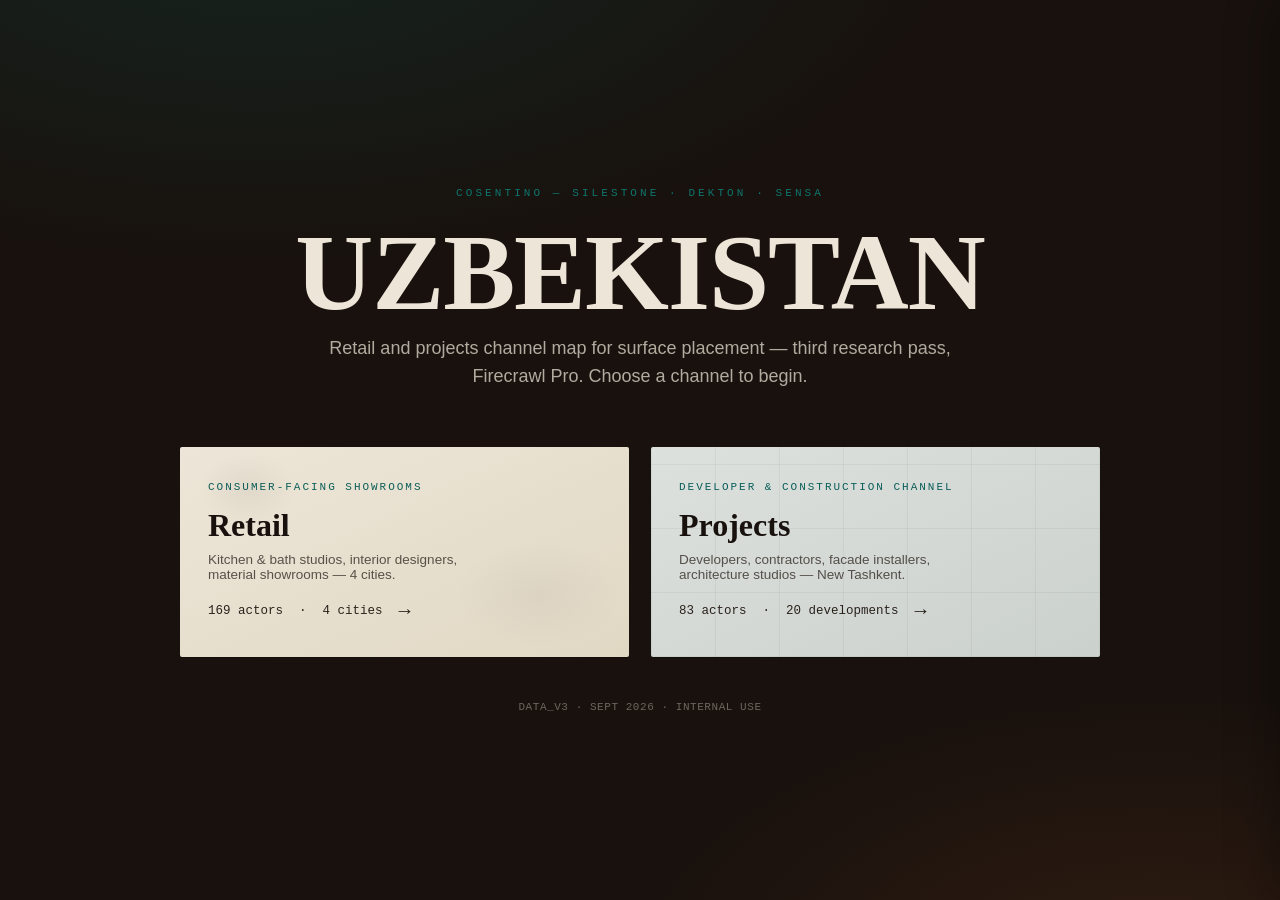
<file: index.html>
<!DOCTYPE html>
<html lang="en">
<head>
<meta charset="UTF-8">
<meta name="viewport" content="width=device-width, initial-scale=1.0">
<title>Uzbekistan Channel Map — Cosentino</title>
<style>
:root{
  --ink:#18110D;
  --ink-soft:#2A211B;
  --travertine:#EDE6D8;
  --travertine-deep:#E1D8C4;
  --concrete:#DDE1DE;
  --concrete-deep:#CBD1CD;
  --majolica:#0E7C74;
  --majolica-deep:#0A5E58;
  --clay:#C1602C;
  --slate:#6E7370;
  --paper:#F6F3EC;
  --line:rgba(24,17,13,0.14);
  --shadow:0 1px 2px rgba(24,17,13,.06), 0 8px 24px rgba(24,17,13,.08);
  --serif:Georgia,'Iowan Old Style','Times New Roman',serif;
  --sans:'Segoe UI',-apple-system,BlinkMacSystemFont,'Helvetica Neue',Arial,sans-serif;
  --mono:Consolas,'SF Mono','Cascadia Mono','Courier New',monospace;
}
*{box-sizing:border-box;}
html,body{margin:0;padding:0;}
body{
  font-family:var(--sans);
  background:var(--paper);
  color:var(--ink);
  -webkit-font-smoothing:antialiased;
  overflow-x:hidden;
}
::selection{background:var(--majolica);color:#fff;}
a{color:inherit;}
button{font-family:inherit;cursor:pointer;}
[hidden]{display:none!important;}
::-webkit-scrollbar{width:10px;height:10px;}
::-webkit-scrollbar-thumb{background:var(--slate);border-radius:6px;}
::-webkit-scrollbar-track{background:transparent;}

/* ---------- focus ---------- */
:focus-visible{outline:2px solid var(--majolica);outline-offset:2px;}

/* ================= COVER ================= */
#cover{
  min-height:100vh;
  background:
    radial-gradient(1200px 600px at 20% -10%, rgba(14,124,116,.18), transparent 60%),
    radial-gradient(900px 500px at 90% 110%, rgba(193,96,44,.14), transparent 60%),
    var(--ink);
  color:var(--travertine);
  display:flex;flex-direction:column;align-items:center;justify-content:center;
  padding:6vh 5vw;
  text-align:center;
  position:relative;
}
.eyebrow{
  font-family:var(--mono);
  letter-spacing:.28em;
  text-transform:uppercase;
  font-size:11px;
  color:var(--majolica);
  opacity:.95;
  margin-bottom:22px;
}
.cover-title{
  font-family:var(--serif);
  font-weight:700;
  font-size:clamp(46px,9vw,108px);
  line-height:.96;
  letter-spacing:-.01em;
  margin:0 0 10px;
}
.cover-sub{
  font-family:var(--sans);
  font-size:clamp(14px,1.6vw,18px);
  color:rgba(237,230,216,.72);
  max-width:640px;
  margin:0 auto 56px;
  line-height:1.55;
}
.slabs{
  display:grid;
  grid-template-columns:1fr 1fr;
  gap:22px;
  width:min(920px,92vw);
}
@media (max-width:640px){.slabs{grid-template-columns:1fr;}}
.slab{
  border:none;
  border-radius:2px;
  padding:34px 28px;
  text-align:left;
  position:relative;
  overflow:hidden;
  min-height:190px;
  display:flex;flex-direction:column;justify-content:flex-end;
  transition:transform .35s cubic-bezier(.16,1,.3,1), box-shadow .35s;
  box-shadow:0 1px 0 rgba(0,0,0,.2);
}
.slab:hover{transform:translateY(-6px);}
.slab:hover .slab-arrow{transform:translateX(4px);}
.slab-retail{
  background:
    radial-gradient(80px 60px at 15% 20%, rgba(24,17,13,.05), transparent 60%),
    radial-gradient(140px 90px at 80% 70%, rgba(24,17,13,.04), transparent 60%),
    linear-gradient(155deg, var(--travertine) 0%, var(--travertine-deep) 100%);
  color:var(--ink);
}
.slab-proyectos{
  background:
    repeating-linear-gradient(90deg, rgba(24,17,13,.05) 0 1px, transparent 1px 64px),
    repeating-linear-gradient(0deg, rgba(24,17,13,.05) 0 1px, transparent 1px 64px),
    linear-gradient(155deg, var(--concrete) 0%, var(--concrete-deep) 100%);
  color:var(--ink);
}
.slab-tag{font-family:var(--mono);font-size:11px;letter-spacing:.18em;text-transform:uppercase;color:var(--majolica-deep);margin-bottom:14px;}
.slab-name{font-family:var(--serif);font-weight:700;font-size:32px;margin:0 0 8px;}
.slab-desc{font-size:13.5px;color:var(--ink-soft);opacity:.75;margin:0 0 18px;max-width:34ch;}
.slab-stats{font-family:var(--mono);font-size:12.5px;color:var(--ink-soft);display:flex;gap:16px;align-items:center;}
.slab-arrow{margin-left:auto;font-size:20px;transition:transform .25s;}
.cover-footer{margin-top:44px;font-family:var(--mono);font-size:11px;color:rgba(237,230,216,.4);letter-spacing:.05em;}

/* ================= APP SHELL ================= */
#app{display:none;min-height:100vh;}
#app.active{display:block;}
body.theme-retail #app{--theme-bg:var(--travertine);--theme-bg-deep:var(--travertine-deep);}
body.theme-proyectos #app{--theme-bg:var(--concrete);--theme-bg-deep:var(--concrete-deep);}

.topbar{
  position:sticky;top:0;z-index:40;
  background:var(--ink);color:var(--travertine);
  padding:14px 22px;
  display:flex;align-items:center;gap:16px;
  flex-wrap:wrap;
  border-bottom:3px solid var(--majolica);
}
.brand-mark{font-family:var(--serif);font-weight:700;font-size:19px;white-space:nowrap;}
.brand-mark small{display:block;font-family:var(--mono);font-size:9.5px;letter-spacing:.16em;color:var(--majolica);font-weight:400;text-transform:uppercase;margin-top:2px;}
.channel-switch{display:flex;gap:6px;margin-left:8px;}
.chsw-btn{
  font-family:var(--mono);font-size:11px;letter-spacing:.08em;text-transform:uppercase;
  padding:7px 12px;border-radius:20px;border:1px solid rgba(237,230,216,.25);
  background:transparent;color:rgba(237,230,216,.6);
}
.chsw-btn.on{background:var(--majolica);border-color:var(--majolica);color:#fff;}
.top-actions{margin-left:auto;display:flex;gap:8px;align-items:center;}
.icon-btn{
  background:transparent;border:1px solid rgba(237,230,216,.25);color:var(--travertine);
  border-radius:20px;padding:7px 13px;font-size:12px;font-family:var(--sans);display:flex;align-items:center;gap:6px;
}
.icon-btn:hover{border-color:var(--majolica);}
.lang-toggle{display:flex;border:1px solid rgba(237,230,216,.25);border-radius:20px;overflow:hidden;}
.lang-toggle button{background:transparent;border:none;color:rgba(237,230,216,.55);font-family:var(--mono);font-size:11px;padding:7px 11px;}
.lang-toggle button.on{background:var(--travertine);color:var(--ink);}

.channel-body{background:var(--theme-bg);min-height:calc(100vh - 58px);}

.header-band{
  padding:38px 22px 18px;
  max-width:1320px;margin:0 auto;
}
.header-band h1{font-family:var(--serif);font-size:clamp(28px,4vw,42px);margin:0 0 6px;letter-spacing:-.01em;}
.header-band p{margin:0;color:var(--ink-soft);opacity:.72;max-width:64ch;font-size:14px;line-height:1.5;}

.stats-strip{
  max-width:1320px;margin:22px auto 0;padding:0 22px;
  display:grid;grid-template-columns:repeat(auto-fit,minmax(120px,1fr));gap:1px;
  background:var(--line);border:1px solid var(--line);border-radius:3px;overflow:hidden;
}
.stat-cell{background:var(--paper);padding:14px 16px;}
.stat-num{font-family:var(--mono);font-weight:700;font-size:22px;color:var(--majolica-deep);}
.stat-lab{font-size:10.5px;text-transform:uppercase;letter-spacing:.08em;color:var(--slate);margin-top:2px;}

.subtabs{max-width:1320px;margin:26px auto 0;padding:0 22px;display:flex;gap:6px;}
.subtab{
  font-family:var(--mono);font-size:11.5px;letter-spacing:.06em;text-transform:uppercase;
  padding:9px 16px;border:1px solid var(--line);background:var(--paper);color:var(--ink-soft);border-radius:20px;
}
.subtab.on{background:var(--ink);color:var(--travertine);border-color:var(--ink);}

.filters{
  max-width:1320px;margin:18px auto 0;padding:0 22px;
  display:flex;flex-wrap:wrap;gap:8px;align-items:center;
}
.filters select, .filters .prio-chip{
  font-family:var(--sans);font-size:12.5px;
  padding:8px 12px;border:1px solid var(--line);border-radius:20px;
  background:var(--paper);color:var(--ink);
}
.prio-chip{display:flex;align-items:center;gap:6px;user-select:none;}
.prio-chip input{accent-color:var(--majolica);}
.filters .reset{
  font-family:var(--mono);font-size:11px;text-transform:uppercase;letter-spacing:.05em;
  color:var(--slate);background:transparent;border:1px solid transparent;padding:8px 10px;
}
.result-count{font-family:var(--mono);font-size:11.5px;color:var(--slate);margin-left:auto;}

.content-grid{
  max-width:1320px;margin:22px auto 60px;padding:0 22px;
  display:grid;grid-template-columns:minmax(0,1.15fr) minmax(0,1fr);gap:24px;
}
@media (max-width:980px){.content-grid{grid-template-columns:minmax(0,1fr);}}

.panel{background:var(--paper);border:1px solid var(--line);border-radius:4px;box-shadow:var(--shadow);min-width:0;max-width:100%;overflow:hidden;}
.panel-head{padding:16px 18px;border-bottom:1px solid var(--line);display:flex;align-items:baseline;justify-content:space-between;}
.panel-head h2{font-family:var(--serif);font-size:17px;margin:0;}
.panel-head span{font-family:var(--mono);font-size:10.5px;color:var(--slate);text-transform:uppercase;letter-spacing:.06em;}

/* --- map --- */
#mapwrap{padding:10px 14px 16px;}
#posmap{width:100%;height:auto;display:block;}
.map-legend{display:flex;flex-wrap:wrap;gap:10px 16px;padding:0 18px 16px;font-size:11px;color:var(--ink-soft);}
.map-legend span{display:inline-flex;align-items:center;gap:5px;}
.map-legend i{width:9px;height:9px;border-radius:50%;display:inline-block;}
.dot{cursor:pointer;transition:r .15s;}
.dot:hover{stroke:var(--ink);stroke-width:1.5px;}
.dot.prio{stroke:var(--clay);stroke-width:2px;}
.axis-label{font-family:var(--mono);font-size:9.5px;fill:var(--slate);text-transform:uppercase;letter-spacing:.05em;}
.axis-line{stroke:var(--line);stroke-width:1px;}

/* --- table --- */
.tablewrap{max-height:640px;overflow:auto;}
table{width:100%;border-collapse:collapse;font-size:12.5px;}
thead th{
  position:sticky;top:0;background:var(--paper);z-index:2;
  text-align:left;padding:10px 12px;font-family:var(--mono);font-size:10px;text-transform:uppercase;
  letter-spacing:.05em;color:var(--slate);border-bottom:1px solid var(--line);cursor:pointer;white-space:nowrap;
}
thead th:hover{color:var(--majolica-deep);}
tbody td{padding:10px 12px;border-bottom:1px solid var(--line);vertical-align:top;}
tbody tr{cursor:pointer;}
tbody tr:hover{background:rgba(14,124,116,.06);}
tbody tr.prio td:first-child{box-shadow:inset 3px 0 0 var(--clay);}
.name-cell{font-weight:600;}
.badge{
  display:inline-block;font-family:var(--mono);font-size:9.5px;text-transform:uppercase;letter-spacing:.04em;
  padding:2px 7px;border-radius:20px;white-space:nowrap;
}
.badge-low{background:#E4EFE0;color:#3E6B2E;}
.badge-medium{background:#F3E8CE;color:#8A6A1F;}
.badge-high{background:#0E7C74;color:#fff;}
.badge-nd{background:#EEE;color:var(--slate);}
.badge-prio{background:var(--clay);color:#fff;}
.badge-yes{background:#DEEDEA;color:var(--majolica-deep);}
.badge-no{background:#F1E2DA;color:var(--clay);}

/* --- drawer --- */
#overlay{position:fixed;inset:0;background:rgba(24,17,13,.45);z-index:60;display:none;}
#overlay.active{display:block;}
#drawer{
  position:fixed;top:0;right:0;bottom:0;width:min(460px,92vw);
  background:var(--paper);z-index:61;
  transform:translateX(100%);transition:transform .3s cubic-bezier(.16,1,.3,1);
  box-shadow:-12px 0 40px rgba(0,0,0,.25);
  overflow-y:auto;
}
#drawer.active{transform:translateX(0);}
.drawer-head{padding:22px 24px 14px;border-bottom:1px solid var(--line);position:relative;background:var(--ink);color:var(--travertine);}
.drawer-close{position:absolute;top:16px;right:18px;background:transparent;border:none;color:var(--travertine);font-size:20px;}
.drawer-eyebrow{font-family:var(--mono);font-size:10px;letter-spacing:.1em;text-transform:uppercase;color:var(--majolica);margin-bottom:8px;}
.drawer-title{font-family:var(--serif);font-size:24px;font-weight:700;margin:0 0 6px;padding-right:30px;}
.drawer-tags{display:flex;gap:6px;flex-wrap:wrap;margin-top:10px;}
.drawer-body{padding:20px 24px 40px;}
.dfield{margin-bottom:16px;}
.dfield-lab{font-family:var(--mono);font-size:10px;text-transform:uppercase;letter-spacing:.07em;color:var(--slate);margin-bottom:4px;}
.dfield-val{font-size:13.5px;line-height:1.5;}
.dfield-val a{color:var(--majolica-deep);text-decoration:underline;word-break:break-all;}
.entry-angle{background:rgba(14,124,116,.08);border-left:3px solid var(--majolica);padding:12px 14px;border-radius:0 3px 3px 0;font-size:13px;line-height:1.55;}

/* --- developments table --- */
.dev-card{padding:14px 16px;border-bottom:1px solid var(--line);}
.dev-card:last-child{border-bottom:none;}
.dev-name{font-family:var(--serif);font-weight:700;font-size:15px;margin:0 0 4px;}
.dev-meta{font-size:12px;color:var(--ink-soft);display:flex;flex-wrap:wrap;gap:10px;margin-bottom:6px;}
.dev-meta b{color:var(--ink);}
.dev-scale{font-size:12.5px;color:var(--ink-soft);line-height:1.5;}
.status-pill{font-family:var(--mono);font-size:9.5px;text-transform:uppercase;padding:2px 8px;border-radius:20px;background:var(--majolica);color:#fff;}

.empty-state{padding:60px 20px;text-align:center;color:var(--slate);font-size:13px;}

@media (max-width:640px){
  .topbar{padding:12px 14px;}
  .header-band{padding:26px 16px 14px;}
  .filters,.stats-strip,.subtabs,.content-grid{padding-left:16px;padding-right:16px;}
}
</style>
</head>
<body>

<section id="cover">
  <div class="eyebrow">Cosentino — Silestone · Dekton · Sensa</div>
  <h1 class="cover-title">UZBEKISTAN</h1>
  <p class="cover-sub" data-t="coverSub">Retail and projects channel map for surface placement — third research pass, Firecrawl Pro. Choose a channel to begin.</p>
  <div class="slabs">
    <button class="slab slab-retail" onclick="enterChannel('retail')">
      <div class="slab-tag" data-t="retailTag">Consumer-facing showrooms</div>
      <div class="slab-name">Retail</div>
      <p class="slab-desc" data-t="retailDesc">Kitchen &amp; bath studios, interior designers, material showrooms — 4 cities.</p>
      <div class="slab-stats"><span id="cover-retail-count">169 actors</span><span>·</span><span>4 cities</span><span class="slab-arrow">→</span></div>
    </button>
    <button class="slab slab-proyectos" onclick="enterChannel('proyectos')">
      <div class="slab-tag" data-t="proyectosTag">Developer &amp; construction channel</div>
      <div class="slab-name" data-t="proyectosName">Projects</div>
      <p class="slab-desc" data-t="proyectosDesc">Developers, contractors, facade installers, architecture studios — New Tashkent.</p>
      <div class="slab-stats"><span id="cover-proyectos-count">83 actors</span><span>·</span><span>20 developments</span><span class="slab-arrow">→</span></div>
    </button>
  </div>
  <div class="cover-footer">DATA_V3 · SEPT 2026 · INTERNAL USE</div>
</section>

<div id="app">
  <div class="topbar">
    <div class="brand-mark">Cosentino UZ<small data-t="brandSub">channel map</small></div>
    <div class="channel-switch">
      <button class="chsw-btn" id="sw-retail" onclick="enterChannel('retail')" data-t="retailName">Retail</button>
      <button class="chsw-btn" id="sw-proyectos" onclick="enterChannel('proyectos')" data-t="proyectosName">Projects</button>
    </div>
    <div class="top-actions">
      <button class="icon-btn" onclick="showCover()">← <span data-t="backCover">Cover</span></button>
      <button class="icon-btn" id="exportBtn" onclick="exportCSV()">⬇ <span data-t="exportCsv">Export CSV</span></button>
      <div class="lang-toggle">
        <button id="lang-en" onclick="setLang('en')">EN</button>
        <button id="lang-ru" onclick="setLang('ru')">RU</button>
      </div>
    </div>
  </div>

  <div class="channel-body">
    <div class="header-band">
      <h1 id="channelTitle">Retail</h1>
      <p id="channelDesc" data-t="retailLongDesc">Points of sale across Tashkent, Namangan, Samarkand and Andijan where Cosentino surfaces could be exhibited or specified.</p>
    </div>

    <div class="stats-strip" id="statsStrip"></div>

    <div class="subtabs" id="subtabs" hidden>
      <button class="subtab on" id="tab-companies" onclick="setSubview('companies')" data-t="tabCompanies">Companies</button>
      <button class="subtab" id="tab-developments" onclick="setSubview('developments')" data-t="tabDevelopments">Developments</button>
    </div>

    <div class="filters" id="filtersRow"></div>

    <div id="companiesView">
      <div class="content-grid">
        <div class="panel">
          <div class="panel-head"><h2 data-t="mapTitle">Positioning map</h2><span data-t="mapAxes">price × service scope</span></div>
          <div id="mapwrap"></div>
          <div class="map-legend" id="mapLegend"></div>
        </div>
        <div class="panel">
          <div class="panel-head"><h2 data-t="listTitle">Actors</h2><span class="result-count" id="resultCount"></span></div>
          <div class="tablewrap">
            <table>
              <thead id="tableHead"></thead>
              <tbody id="tableBody"></tbody>
            </table>
          </div>
        </div>
      </div>
    </div>

    <div id="developmentsView" hidden>
      <div class="content-grid" style="grid-template-columns:1fr;">
        <div class="panel" id="devPanel"></div>
      </div>
    </div>
  </div>
</div>

<div id="overlay" onclick="closeDrawer()"></div>
<div id="drawer">
  <div class="drawer-head">
    <button class="drawer-close" onclick="closeDrawer()">×</button>
    <div class="drawer-eyebrow" id="drawerEyebrow"></div>
    <div class="drawer-title" id="drawerTitle"></div>
    <div class="drawer-tags" id="drawerTags"></div>
  </div>
  <div class="drawer-body" id="drawerBody"></div>
</div>

<script>
const RETAIL = [{"id_actor":"lux-home-mebel-tashkent","name":"Lux Home Mebel","city":"Tashkent","typology":"Kitchen","typology_detail":"","channel":"Retail","canal_secundario":"","physical_exhibition":"Yes","exhibition_evidence":"Showroom located in Yunusabad District, Tashkent; site advertises free 3D visualization and in-person consultation with designers.","price_range":"High","price_signal":"Explicit 3-tier pricing: Economy (8-15M UZS), Standard (15-30M UZS), Premium (30M+ UZS) - positions itself across segments including premium | v2.0: resolved from \"Medium-High (mixed signals)\" -> High.","service_scope":"Design+Install+Supply","email":"info@luxhome.uz","phone":"+998 99 805 58 58","address":"Tashkent, Yunusabad District","main_channel":"Website","source_language":"Russian","source_url":"https://www.luxhomemebel.uz/ru/kitchens","materials_brands_mentioned":"EGGER and Kronospan boards (European), Blum and Hettich and DTC hardware, acrylic/HPL facades, AGT MDF","key_messages":"15+ years of experience, 500+ kitchen projects completed | 98% satisfied clients, 5-year warranty on all kitchen furniture | Premium segment for large spaces with additional storage/work zones","raw_notes":"Also offers bedroom, wardrobe, hallway, office furniture and doors. Social: Instagram/Facebook/Telegram/YouTube @luxhomemebel.","data_source":"existing_v2_reclassified","tool_used":"n/a (reclassification only)","priority_candidate_v2":"Yes"},{"id_actor":"blackwood-tashkent","name":"Blackwood","city":"Tashkent","typology":"Kitchen & Bath","typology_detail":"Custom furniture manufacturer covering kitchens, wardrobes, and bathroom furniture","channel":"Retail","canal_secundario":"","physical_exhibition":"Not determinable","exhibition_evidence":"Search snippet references a furniture catalog site (blackwood.uz); direct page fetch blocked (403), so showroom presence not independently confirmed.","price_range":"High","price_signal":"v2.0: inferred from segment positioning (A. Premium Materials & Bath Showrooms) — no explicit price signal was found in the original source; treat as a soft default, not a confirmed price point.","service_scope":"Design+Install+Supply","email":"","phone":"","address":"Tashkent (exact address not determinable - site blocked)","main_channel":"Website","source_language":"Russian","source_url":"https://blackwood.uz/","materials_brands_mentioned":"Not determinable (page inaccessible)","key_messages":"Custom furniture: kitchens, wardrobes, dressing rooms, hallway, bedroom, living room, bathroom furniture | High quality at favorable prices","raw_notes":"Found via WebSearch snippet only; direct scrape returned HTTP 403. Worth manual follow-up via Instagram/Telegram.","data_source":"existing_v2_reclassified","tool_used":"n/a (reclassification only)","priority_candidate_v2":"No"},{"id_actor":"homed-t-h0design-tashkent","name":"homed:t (h0design)","city":"Tashkent","typology":"Interior Designer (Retail)","typology_detail":"","channel":"Retail","canal_secundario":"","physical_exhibition":"Yes","exhibition_evidence":"Physical studio address given (Yashnabad District, Parkentskaya St. 180) with stated daily walk-in hours 10:00-20:00.","price_range":"High","price_signal":"Mid-premium: design from $20/m2, full turnkey renovation from $150/m2","service_scope":"Design+Build","email":"","phone":"+998 70 197-05-49","address":"Tashkent, Yashnabad District, Parkentskaya Street, Building 180","main_channel":"Instagram","source_language":"Russian","source_url":"https://homedit.uz/design","materials_brands_mentioned":"Taupe/beige palettes, wooden textures; sources materials/furnishings from local market","key_messages":"10+ years creating living spaces | 95% implementation accuracy on projects | Up to 20% savings on total renovation cost vs market","raw_notes":"Instagram handle @h0design; also does commercial (restaurant/cafe/hotel/office) interiors and author supervision during construction. | v3.0 reclass: Interior design studio primarily residential (daily public walk-in studio hours); also does commercial (restaurant/cafe/hotel/office) interiors but no scale/client evidence strong enough to warrant dual-listing.","data_source":"existing_v2_reclassified","tool_used":"n/a (reclassification only)","priority_candidate_v2":"No"},{"id_actor":"insydrium-tashkent","name":"Insydrium","city":"Tashkent","typology":"Hybrid","typology_detail":"Interior design studio + architectural design/documentation, full-cycle to finishing with author supervision","channel":"Retail","canal_secundario":"Proyectos","physical_exhibition":"Yes","exhibition_evidence":"Office address published (Furkata St. 169A, Tashkent); active across multiple cities (Moscow, Astana, Almaty, Tashkent, Bali, Istanbul) suggesting real operating offices.","price_range":"High","price_signal":"Premium-positioned; design projects from ~$30/m2; notable commercial clients (UZINFOCOM, KNAUF, Cambridge, Najot Ta'lim)","service_scope":"Design+Build","email":"hello@insydrium.uz","phone":"+998 55 588 85 88","address":"Furkata Street 169A, Tashkent","main_channel":"Multiple","source_language":"Russian","source_url":"https://insidroom.com/","materials_brands_mentioned":"Not specified by brand; focuses on finishing/engineering package","key_messages":"Full-cycle work: from design project and documentation to finishing and engineering with supervision | 25 qualified specialists, 10+ years experience, >95% repeat clients | A well-designed commercial space increases efficiency and strengthens brand image","raw_notes":"Strong HoReCa/retail/office commercial portfolio in addition to residential; present on Facebook, Instagram, YouTube, Telegram, Behance, LinkedIn, Pinterest as @insydrium. | v3.0 reclass: Named corporate/commercial clients (UZINFOCOM, KNAUF, Cambridge, Najot Ta'lim) and strong HoReCa/office commercial portfolio alongside residential work -> dual-listed Retail + Proyectos.","data_source":"existing_v2_reclassified","tool_used":"n/a (reclassification only)","priority_candidate_v2":"Yes"},{"id_actor":"ai-studio-tashkent","name":"AI Studio","city":"Tashkent","typology":"Interior Designer (Retail)","typology_detail":"","channel":"Retail","canal_secundario":"","physical_exhibition":"Yes","exhibition_evidence":"Physical office address published with defined walk-in hours (Mon-Sat 9:00-20:00), Mukimi 1st Lane, Building 8A.","price_range":"High","price_signal":"Tiered offering signals mid-to-premium: LITE $5/m2, PRO $15/m2, VIP $20/m2","service_scope":"Design+Build","email":"aistudio.uz@gmail.com","phone":"+998 77 240-77-34","address":"Tashkent, Mukimi 1st Lane, Building 8A","main_channel":"Instagram","source_language":"Russian","source_url":"https://aistudio.uz/","materials_brands_mentioned":"Not determinable - no specific brand names given","key_messages":"Projects with 100% realization guarantee | 50+ projects completed in 2024, up to 15 years of team experience | Answers to inquiries within 5 minutes","raw_notes":"Also covers exterior/landscape/architectural/engineering design. Instagram/Telegram/YouTube @aistudiouz.","data_source":"existing_v2_reclassified","tool_used":"n/a (reclassification only)","priority_candidate_v2":"No"},{"id_actor":"nova-casa-tashkent","name":"Nova Casa","city":"Tashkent","typology":"Interior Designer (Retail)","typology_detail":"","channel":"Retail","canal_secundario":"Proyectos","physical_exhibition":"Not determinable","exhibition_evidence":"Address listed in secondary sources (Navoi 35, Tashkent) but not independently confirmed via own site (blocked); no explicit 'showroom' language found.","price_range":"High","price_signal":"luxury / premier / TOP 100 award-recognized (Luxury Lifestyle Awards 2024)","service_scope":"Design+Build","email":"office@novacasa.uz","phone":"+998 90 003 99 11","address":"Navoi 35, Tashkent (per third-party listing)","main_channel":"Website","source_language":"English","source_url":"https://luxurylifestyleawards.com/winners/top-100-interior-designers/nova-casa-luxury-interior-design-tashkent","materials_brands_mentioned":"Not determinable","key_messages":"Refined approach to luxury-class interiors | Setting new benchmarks in Uzbekistan's interior design landscape | Hundreds of completed projects for hotels, wedding halls, restaurants, private residences","raw_notes":"Recognized in Luxury Lifestyle Awards Top 100 Interior Designers 2024. Own site novacasa.uz returned 403 on direct fetch; Facebook facebook.com/novacasa.uz, Instagram @novacasa.uz. | v3.0 reclass: Explicit hospitality/events portfolio (hotels, wedding halls, restaurants) alongside private residences -> dual-listed Retail + Proyectos.","data_source":"existing_v2_reclassified","tool_used":"n/a (reclassification only)","priority_candidate_v2":"No"},{"id_actor":"studia-54-tashkent","name":"Studia 54","city":"Tashkent","typology":"Hybrid","typology_detail":"Interior design combined with architecture concept development","channel":"Retail","canal_secundario":"","physical_exhibition":"Not determinable","exhibition_evidence":"Direct site fetch blocked (403); no independent confirmation of a physical showroom found.","price_range":"Medium","price_signal":"Not determinable","service_scope":"Design+Build","email":"","phone":"","address":"Not determinable","main_channel":"Website","source_language":"English","source_url":"https://studia-54.com/en/portfolioitems/design-private-house-turnkey-tashkent","materials_brands_mentioned":"Not determinable","key_messages":"Comprehensive approach weaving architecture and interior design together | Turnkey private villa design project delivered in Tashkent","raw_notes":"Portfolio item found for a turnkey villa design in Tashkent; likely a regional studio with Tashkent project references - needs on-the-ground verification of local presence. | REVISAR: Possible duplicate of another \"Studia 54\" record (see id_actor studia-54-tashkent-2, ex-index 104) sourced separately in v2 with different project evidence (private villa here vs. a New Tashkent developer complex interior there). Kept as two separate records pending manual verification of whether this is one company or two.","data_source":"existing_v2_reclassified","tool_used":"n/a (reclassification only)","priority_candidate_v2":"No"},{"id_actor":"studio-mint-tashkent","name":"Studio Mint (Мята)","city":"Tashkent","typology":"Interior Designer (Retail)","typology_detail":"","channel":"Retail","canal_secundario":"","physical_exhibition":"Not determinable","exhibition_evidence":"Site fetch blocked (403); search snippets show extensive Tashkent-specific project pages (by district) suggesting active local operations, but no explicit showroom evidence found.","price_range":"High","price_signal":"Not determinable, but portfolio breadth (500+) and cottage/exclusive projects suggest mid-to-premium","service_scope":"Design+Build","email":"","phone":"","address":"Not determinable","main_channel":"Website","source_language":"Russian","source_url":"https://tashkent.studio-mint.pro/","materials_brands_mentioned":"Not determinable","key_messages":"500+ interior design projects across Tashkent neighborhoods | Combines comfort, functionality and elegance | Experience with complex projects incl. exclusive cottage developments","raw_notes":"Appears to be a network/franchise design studio (studio-mint.pro) with a Tashkent-localized subdomain.","data_source":"existing_v2_reclassified","tool_used":"n/a (reclassification only)","priority_candidate_v2":"No"},{"id_actor":"art-deco-tashkent","name":"Art Deco","city":"Tashkent","typology":"Interior Designer (Retail)","typology_detail":"","channel":"Retail","canal_secundario":"","physical_exhibition":"Not determinable","exhibition_evidence":"Direct site fetch returned no usable content; relying on search snippets only.","price_range":"Medium","price_signal":"Not determinable","service_scope":"Design+Build","email":"","phone":"","address":"Not determinable","main_channel":"Website","source_language":"Russian","source_url":"https://artdeco.uz/","materials_brands_mentioned":"Not determinable","key_messages":"Creates sketches for all elements of the future home, from electrical to heating systems | Maintains communication with clients throughout the project | Dedicated bathroom design sub-service (artdeco.uz/vannaya)","raw_notes":"Also has a dedicated bathroom-design landing page, suggesting some Kitchen & Bath crossover; needs follow-up via Instagram/Telegram for contact details.","data_source":"existing_v2_reclassified","tool_used":"n/a (reclassification only)","priority_candidate_v2":"No"},{"id_actor":"neostyle-tashkent","name":"NeoStyle","city":"Tashkent","typology":"Hybrid","typology_detail":"Architecture/design studio combined with full renovation & finishing (remont i otdelka) contracting","channel":"Retail","canal_secundario":"Proyectos","physical_exhibition":"Not determinable","exhibition_evidence":"Site fetch blocked (403) on multiple pages; no independent confirmation of showroom.","price_range":"Medium","price_signal":"Not determinable","service_scope":"Design+Build","email":"","phone":"","address":"Not determinable","main_channel":"Website","source_language":"Russian","source_url":"https://www.neostyle.uz/uslugi/architektura","materials_brands_mentioned":"Not determinable","key_messages":"150+ completed projects for private clients and large companies | Full service: architecture, interior design, renovation and finishing under one roof","raw_notes":"Combines architecture services (neostyle.uz/uslugi/architektura) with renovation/finishing services (neostyle.uz/uslugi/remont-i-otdelka) - a Design+Build hybrid worth deeper follow-up. | v2.0 cross-check: also found independently via Instagram (@neostyle.uz) under the query \"budget/economy turnkey renovation\" — confirms this account as findable through both premium-architecture and budget-renovation search angles. | v3.0 reclass: Source explicitly splits its client base into \"private clients and large companies\" -> dual-listed Retail + Proyectos.","data_source":"existing_v2_reclassified","tool_used":"n/a (reclassification only)","priority_candidate_v2":"No"},{"id_actor":"interstone-tashkent","name":"INTERSTONE","city":"Tashkent","typology":"Hybrid","typology_detail":"Showroom for artificial/quartz stone + kitchen & bath countertop fabrication and design consultation","channel":"Retail","canal_secundario":"","physical_exhibition":"Yes","exhibition_evidence":"Named physical showroom address (Yashnabad District, Nigora St., Passage 3, Bldg 37A) with published weekday business hours 9:00-18:00.","price_range":"High","price_signal":"premium/expert-center positioning; imported Asian quartz/acrylic brands (not local low-cost granite) | v2.0: resolved from \"Medium-High (mixed signals)\" -> High.","service_scope":"Design+Install+Supply","email":"office@interstone.uz","phone":"+998 91 005 45 49","address":"Tashkent, Yashnabad District, Nigora Street, 3rd Passage, 37A","main_channel":"Website","source_language":"Russian","source_url":"https://interstone.uz/","materials_brands_mentioned":"Avant Quartz (China), Noblle Quartz (China), GRANDEX acrylic stone (South Korea), NEOMARM acrylic stone (China)","key_messages":"High-tech solution (высокотехнологичное решение) combining aesthetics, durability and functionality | Highest quality standards - positioned as an expert center (экспертный центр) | 200+ color options, 150+ acrylic designs, 80+ marble-look patterns","raw_notes":"Products: countertops, sinks, bathroom fixtures, stairs. Online design visualization tool. Facebook: interstoneuzb, Instagram: @interstone.uz. Strong direct-competitor/comparator for Cosentino's Silestone/Dekton positioning.","data_source":"existing_v2_reclassified","tool_used":"n/a (reclassification only)","priority_candidate_v2":"Yes","is_priority":true,"priority_rank":1,"entry_angle":"Side-by-side sample program positioned as a second/complementary premium line (direct engineered-quartz comparator, no exclusivity signal found)."},{"id_actor":"imperial-granite-tashkent-yangiyo-l-tashkent-region","name":"Imperial Granite","city":"Tashkent (Yangiyo'l, Tashkent Region)","typology":"Hybrid","typology_detail":"Natural stone (marble/granite) showroom, fabrication and installation","channel":"Retail","canal_secundario":"","physical_exhibition":"Yes","exhibition_evidence":"Production/showroom facility address given (Yangiyo'l, Eski Qo'vunchi, Kirsadok District); 85 staff and 20+ years operating history imply a substantial physical facility.","price_range":"High","price_signal":"Positions on both premium material range (onyx, agate) and price competitiveness","service_scope":"Design+Install+Supply","email":"imperial_granit@mail.ru","phone":"+998 99 307 55 55 / +998 97 017 55 55","address":"110807, Yangiyo'l, Eski Qo'vunchi, Kirsadok District, Tashkent Region, Uzbekistan","main_channel":"Multiple","source_language":"English","source_url":"https://imperialgranite.uz/","materials_brands_mentioned":"Granite, marble, onyx, travertine, agate, quartzite","key_messages":"Leading supplier with over two decades of operation | Superior quality and service, best prices on the marble and granite market | 350+ completed projects","raw_notes":"85 staff, established 2000, 25+ awards/certifications. Facilities technically in Yangiyo'l (Tashkent Region, ~30km from Tashkent city) but serves the Tashkent market and is commonly listed among Tashkent-area suppliers. Social: Instagram/Telegram @imperialgranit, Facebook facebook.com/imperialgranit.","data_source":"existing_v2_reclassified","tool_used":"n/a (reclassification only)","priority_candidate_v2":"Yes","is_priority":true,"priority_rank":3,"entry_angle":"Largest-scale natural-stone fabricator found (85 staff, 20+ yrs, 350+ projects) — candidate for a fabrication/installation partnership beyond simple sample placement."},{"id_actor":"natural-stone-service-marble-uz-tashkent","name":"Natural Stone Service (marble.uz)","city":"Tashkent","typology":"Hybrid","typology_detail":"Natural stone (marble/granite/onyx) showroom and fabrication workshop","channel":"Retail","canal_secundario":"","physical_exhibition":"Yes","exhibition_evidence":"Showroom address published (Mirzo-Ulugbek District, Ulugbeka St. 46).","price_range":"High","price_signal":"Mixed messaging - \"affordable price\" alongside \"exclusive/luxurious/aristocratic\" - likely mid-to-premium | v2.0: resolved from \"Medium-High (mixed signals)\" -> High.","service_scope":"Design+Install+Supply","email":"","phone":"+998 90-979-18-80 / +998 91-165-10-26","address":"Tashkent, Mirzo-Ulugbek District, Ulugbeka Street, Building 46","main_channel":"Website","source_language":"Russian","source_url":"https://marble.uz/","materials_brands_mentioned":"Granite: Labrodit, Desert Gold, Golden Galaxy; Marble: Amazonite, Cream Marfil, Emperador Dark, Carrara; also onyx and travertine","key_messages":"Natural marble in Tashkent at an affordable price | High-quality, durable granite products | Exclusive, luxurious, majestic and aristocratic aesthetic","raw_notes":"Also produces countertops, stairs, fireplaces, balustrades, wall cladding. Social: facebook.com/marbleuz, instagram.com/marble.uz.","data_source":"existing_v2_reclassified","tool_used":"n/a (reclassification only)","priority_candidate_v2":"Yes"},{"id_actor":"ks-lux-tashkent","name":"KS Lux","city":"Tashkent","typology":"Hybrid","typology_detail":"Porcelain/large-format tile showroom + general construction/finishing materials retailer","channel":"Retail","canal_secundario":"","physical_exhibition":"Yes","exhibition_evidence":"Positioned as a materials retail store (\"магазин строительных и отделочных материалов\") in Tashkent; carries imported large-format porcelain slabs, implying physical display/showroom for such products.","price_range":"High","price_signal":"Carries premium Italian brand Laminam (a Cosentino/Dekton competitor category) alongside more accessible Spanish Geolam - signals mid-to-premium tile assortment | v2.0 cross-check: entry tiles from ~203,150 сум, premium large-format panels up to ~6,022,800 сум (wide range, mid-anchored) — found independently in this pass, confirms and refines the original signal.","service_scope":"Design+Install+Supply","email":"","phone":"+998 78 113 88 96","address":"Tashkent, Uzbekistan (exact street address not determinable)","main_channel":"Telegram","source_language":"Russian","source_url":"https://kslux.uz/catalog/keramogranit/","materials_brands_mentioned":"Geolam (Spanish porcelain tile), Laminam (Italian large-format porcelain slabs)","key_messages":"Top-tier solutions in the construction sphere (лучшие решения в строительной сфере) | Competitive pricing and quality assurance","raw_notes":"Also referenced earlier in bathroom-design search results, suggesting some kitchen & bath crossover. Telegram support bot: t.me/ksgroup_support_bot. Direct competitor/comparator showroom for Dekton large-format slabs.","data_source":"existing_v2_reclassified","tool_used":"n/a (reclassification only)","priority_candidate_v2":"Yes","is_priority":true,"priority_rank":4,"entry_angle":"Carries Laminam (large-format porcelain comparator) — introduce Dekton as a second premium large-format line, volume discount on first order."},{"id_actor":"infinity-design-namangan","name":"Infinity Design","city":"Namangan","typology":"Interior Designer (Retail)","typology_detail":"","channel":"Retail","canal_secundario":"","physical_exhibition":"Not determinable","exhibition_evidence":"","price_range":"Medium","price_signal":"v2.0: inferred from segment positioning (C. Boutique Interior Design & Architecture Studios) — no explicit price signal was found in the original source; treat as a soft default, not a confirmed price point.","service_scope":"Design only","email":"","phone":"+998 99 39... (number masked in directory listing)","address":"Guliston neighborhood, Namangan","main_channel":"Not determinable","source_language":"Russian","source_url":"https://namangan.remkarta.ru/namangan/infinity-design-819087/","materials_brands_mentioned":"","key_messages":"Top-rated interior design studio in Namangan directory (4.73/5, 11 reviews) | Mon-Sat 09:00-18:00, lunch break 12:00-13:00","raw_notes":"Found via RemKarta.ru local business directory (6 interior design studios listed total for Namangan). No own website or social profile identified in search; only directory listing available.","data_source":"existing_v2_reclassified","tool_used":"n/a (reclassification only)","priority_candidate_v2":"No"},{"id_actor":"castler-namangan","name":"Castler","city":"Namangan","typology":"Hybrid","typology_detail":"Architecture Studio + Interior Designer + Landscape Design","channel":"Retail","canal_secundario":"","physical_exhibition":"Not determinable","exhibition_evidence":"","price_range":"Medium","price_signal":"v2.0: inferred from segment positioning (C. Boutique Interior Design & Architecture Studios) — no explicit price signal was found in the original source; treat as a soft default, not a confirmed price point.","service_scope":"Design only","email":"","phone":"+998 77 00... (number masked in directory listing)","address":"Ulitsa Islama Karimova, 21, str. 1, Namangan (also listed at ul. Khamid Olimjon 153)","main_channel":"Not determinable","source_language":"Russian","source_url":"https://namangan.remkarta.ru/namangan/castler-972510/","materials_brands_mentioned":"","key_messages":"Only firm in Namangan directory combining architecture bureau + interior design studio + landscape design services | Two listed locations in the city, suggesting an established multi-service operation","raw_notes":"Appears twice in RemKarta.ru directory (two addresses/branches) under three categories: architecture bureaus, interior design studios, landscape design studios.","data_source":"existing_v2_reclassified","tool_used":"n/a (reclassification only)","priority_candidate_v2":"No"},{"id_actor":"minimal-interior-design-studio-namangan","name":"Minimal Interior Design Studio","city":"Namangan","typology":"Interior Designer (Retail)","typology_detail":"","channel":"Retail","canal_secundario":"","physical_exhibition":"Not determinable","exhibition_evidence":"","price_range":"Medium","price_signal":"v2.0: inferred from segment positioning (C. Boutique Interior Design & Architecture Studios) — no explicit price signal was found in the original source; treat as a soft default, not a confirmed price point.","service_scope":"Not determinable","email":"","phone":"","address":"Namangan (exact address not captured)","main_channel":"Not determinable","source_language":"Russian/English","source_url":"https://yandex.ru/maps/org/minimal_interior_design_studio/38455858233/","materials_brands_mentioned":"","key_messages":"Listed on Yandex Maps as a dedicated interior design studio in Namangan","raw_notes":"Appeared consistently across multiple Russian-language search queries; no independent website found.","data_source":"existing_v2_reclassified","tool_used":"n/a (reclassification only)","priority_candidate_v2":"No"},{"id_actor":"imagine-dizayn-studiyasi-namangan","name":"IMAGINE dizayn studiyasi","city":"Namangan","typology":"Interior Designer (Retail)","typology_detail":"","channel":"Retail","canal_secundario":"","physical_exhibition":"Not determinable","exhibition_evidence":"","price_range":"Medium","price_signal":"v2.0: inferred from segment positioning (C. Boutique Interior Design & Architecture Studios) — no explicit price signal was found in the original source; treat as a soft default, not a confirmed price point.","service_scope":"Design only","email":"","phone":"+998902000167 / +998916155802","address":"Not determinable","main_channel":"Instagram","source_language":"Uzbek","source_url":"https://www.instagram.com/reel/DbYfQDSKMUv/","materials_brands_mentioned":"","key_messages":"Actively posts project reels/portfolio content on Instagram | Two direct contact phone numbers advertised in bio/captions","raw_notes":"Recurred across several Uzbek and Russian search queries with matching phone numbers, indicating an active, real studio. Instagram profile could not be fully scraped (login wall); info taken from public reel captions.","data_source":"existing_v2_reclassified","tool_used":"n/a (reclassification only)","priority_candidate_v2":"No"},{"id_actor":"creative-home-namangan","name":"Creative Home","city":"Namangan","typology":"Interior Designer (Retail)","typology_detail":"","channel":"Retail","canal_secundario":"","physical_exhibition":"Not determinable","exhibition_evidence":"","price_range":"Medium","price_signal":"v2.0: inferred from segment positioning (C. Boutique Interior Design & Architecture Studios) — no explicit price signal was found in the original source; treat as a soft default, not a confirmed price point.","service_scope":"Not determinable","email":"","phone":"","address":"Namangan (exact address not captured)","main_channel":"Not determinable","source_language":"Russian/Uzbek","source_url":"https://yandex.uz/maps/org/216641874828/","materials_brands_mentioned":"","key_messages":"Listed on Yandex Maps as 'Interyer dizayni' (interior design) provider","raw_notes":"Found via Uzbek-language search ('interyer dizayni studiyasi Namangan'); limited public information available.","data_source":"existing_v2_reclassified","tool_used":"n/a (reclassification only)","priority_candidate_v2":"No"},{"id_actor":"bobur-dizayn-studiyasi-namangan","name":"Bobur Dizayn Studiyasi","city":"Namangan","typology":"Interior Designer (Retail)","typology_detail":"","channel":"Retail","canal_secundario":"","physical_exhibition":"Not determinable","exhibition_evidence":"","price_range":"Medium","price_signal":"v2.0: inferred from segment positioning (C. Boutique Interior Design & Architecture Studios) — no explicit price signal was found in the original source; treat as a soft default, not a confirmed price point.","service_scope":"Design only","email":"","phone":"","address":"Namangan","main_channel":"Facebook","source_language":"Uzbek","source_url":"https://www.facebook.com/boburdizaynstudiya/","materials_brands_mentioned":"","key_messages":"Dedicated Facebook business page for interior design services in Namangan","raw_notes":"Facebook page could not be scraped in full (platform restrictions); identified via Uzbek-language search results.","data_source":"existing_v2_reclassified","tool_used":"n/a (reclassification only)","priority_candidate_v2":"No"},{"id_actor":"luxhouse-namangan-service-page-namangan","name":"Luxhouse (Namangan service page)","city":"Namangan","typology":"Hybrid","typology_detail":"Architecture Studio + Interior Designer (regional branch/service area of a Tashkent-headquartered multi-city studio)","channel":"Retail","canal_secundario":"Proyectos","physical_exhibition":"No","exhibition_evidence":"No local Namangan office address given; only contact address listed is the Tashkent HQ (ul. Navoi 9, office 412). Namangan page functions as a service-area landing page, not a confirmed physical branch.","price_range":"High","price_signal":"Premium positioning implied by portfolio (bank HQ interiors, hotel/restaurant complexes, developer sales offices)","service_scope":"Design only","email":"luxhouse_s@mail.ru","phone":"+998 88 111 90 90 / +998 90 348 10 47","address":"100071, Tashkent, ul. Navoi 9, office 412 (HQ; serves Namangan remotely/on-project-basis)","main_channel":"Multiple","source_language":"Russian","source_url":"https://luxhouse.uz/namangan","materials_brands_mentioned":"","key_messages":"\"We create unique architectural projects, stylish interiors and functional spaces\" - full-service architecture + commercial/residential interior design + landscaping | Portfolio includes AgroBank interior and the sales office for developer Golden House | Part of a multi-city network (Tashkent, Samarkand, Andijan, Bukhara, Fergana, plus Kazakhstan/Russia franchises)","raw_notes":"Genuinely active, professional studio with strong portfolio, but no verified physical presence in Namangan itself - likely serves Namangan clients from Tashkent. Included as a relevant Design+Architecture actor targeting the Namangan market; worth verifying local office before outreach. | v3.0 reclass: Portfolio explicitly includes an interior design commission for developer Golden House's sales office plus a bank (AgroBank) branch interior, alongside general residential/commercial design claims -> dual-listed, with Proyectos as primary given the direct developer relationship.","data_source":"existing_v2_reclassified","tool_used":"n/a (reclassification only)","priority_candidate_v2":"No"},{"id_actor":"step-egamberdiev-mebel-fabrikasi-namangan","name":"STEP Фабрика мебели (Egamberdiev Mebel Fabrikasi)","city":"Namangan","typology":"Kitchen","typology_detail":"","channel":"Retail","canal_secundario":"","physical_exhibition":"Yes","exhibition_evidence":"Listed as a furniture factory ('фабрика мебели') with a physical street address in Namangan, implying an on-site showroom/factory outlet typical of this business type.","price_range":"Medium","price_signal":"v2.0: inferred from segment positioning (B. Premium Kitchen & Custom Furniture Studios) — no explicit price signal was found in the original source; treat as a soft default, not a confirmed price point.","service_scope":"Design+Install+Supply","email":"abdufattayev98@gmail.com","phone":"+998 55... (number masked in directory listing)","address":"160800, Namangan region, Namangan, ul. Beruni Sohili, 6","main_channel":"Website","source_language":"Russian","source_url":"https://www.yellowpages.uz/kompaniya/step-fabrika-mebeli","materials_brands_mentioned":"","key_messages":"Only company formally listed under 'Kitchen furniture, custom kitchens' category for Namangan on Yellow Pages Uzbekistan | Operates as a furniture factory (own production), brand name 'STEP'","raw_notes":"Listed website 'stepmebel.uz' could not be reached (DNS resolution failed at time of research) - may be inactive/changed domain; legal name is 'Egamberdiev Mebel Fabrikasi' ЧП, which closely matches the Instagram handle 'egamebel_uz' found in earlier searches (likely the same business).","data_source":"existing_v2_reclassified","tool_used":"n/a (reclassification only)","priority_candidate_v2":"No"},{"id_actor":"al-aziz-mebel-namangan","name":"AL AZIZ MEBEL","city":"Namangan","typology":"Kitchen","typology_detail":"","channel":"Retail","canal_secundario":"","physical_exhibition":"Not determinable","exhibition_evidence":"","price_range":"Medium","price_signal":"v2.0: inferred from segment positioning (B. Premium Kitchen & Custom Furniture Studios) — no explicit price signal was found in the original source; treat as a soft default, not a confirmed price point.","service_scope":"Design+Install+Supply","email":"","phone":"+998882555566 / +998993200007 / +998931936068","address":"Namangan (Mingbuloq area referenced); free delivery within Namangan city","main_channel":"Instagram","source_language":"Uzbek","source_url":"https://www.instagram.com/al_aziz_mebelnamangan_uz/","materials_brands_mentioned":"","key_messages":"Custom-order kitchen, wardrobe and bedroom furniture ('Oshxona | Shkaf | Yotoqxona') | Advertises '1 year service warranty' and free delivery across Namangan city | \"Sifat & aniqlik\" (Quality & precision) as tagline","raw_notes":"Multiple related/possibly-affiliated Instagram accounts found (al_aziz_mebelnamangan_uz, all.aziz.mebel, Al Aziz Mebel Facebook page) - likely the same family business operating across platforms.","data_source":"existing_v2_reclassified","tool_used":"n/a (reclassification only)","priority_candidate_v2":"No"},{"id_actor":"namangan-mebel-zakaz-namangan","name":"Namangan Mebel Zakaz","city":"Namangan","typology":"Kitchen","typology_detail":"Custom furniture incl. kitchens","channel":"Retail","canal_secundario":"","physical_exhibition":"Not determinable","exhibition_evidence":"","price_range":"High","price_signal":"Value/mid-market signal ('optimal prices') rather than premium","service_scope":"Design+Install+Supply","email":"","phone":"+99893 943 55 34","address":"Namangan","main_channel":"Instagram","source_language":"Russian","source_url":"https://www.instagram.com/namangan_mebel_zakaz/","materials_brands_mentioned":"","key_messages":"\"Оптимальные цены и отличное качество\" (Optimal prices and excellent quality) | Product range: kitchen furniture, bedroom sets, children's furniture","raw_notes":"Active Instagram presence with consistent phone number across multiple posts/reels found in search.","data_source":"existing_v2_reclassified","tool_used":"n/a (reclassification only)","priority_candidate_v2":"No"},{"id_actor":"granit-va-mramor-namangan","name":"Granit va Mramor","city":"Namangan","typology":"Kitchen & Bath","typology_detail":"Natural stone (granite/marble) products retailer/fabricator - relevant as a premium materials showroom","channel":"Retail","canal_secundario":"","physical_exhibition":"Yes","exhibition_evidence":"Listed on Yandex Maps as a physical shop/workshop selling granite and marble stone products at a specific street address in Namangan.","price_range":"High","price_signal":"v2.0: inferred from segment positioning (A. Premium Materials & Bath Showrooms) — no explicit price signal was found in the original source; treat as a soft default, not a confirmed price point.","service_scope":"Design+Install+Supply","email":"","phone":"","address":"Namangan (street address on Yandex Maps listing)","main_channel":"Not determinable","source_language":"Russian","source_url":"https://yandex.ru/maps/org/granit_va_mramor/2925973098/","materials_brands_mentioned":"Granite, Marble (natural stone)","key_messages":"Direct name translation 'Granite and Marble' - core business is natural stone products/countertops","raw_notes":"Closest match found in Namangan to a 'premium materials showroom' (stone/quartz/marble) category; natural stone competitor/adjacent category to Cosentino's Silestone/Dekton/Sensa surfaces - potentially relevant both as a competitor benchmark and as a channel partner conversation.","data_source":"existing_v2_reclassified","tool_used":"n/a (reclassification only)","priority_candidate_v2":"No"},{"id_actor":"mramor-granit-master-granit-namangan-namangan","name":"Mramor Granit Master (@granit.namangan)","city":"Namangan","typology":"Kitchen & Bath","typology_detail":"Granite/marble/tile fabrication and installation - premium materials showroom category","channel":"Retail","canal_secundario":"","physical_exhibition":"Not determinable","exhibition_evidence":"","price_range":"High","price_signal":"v2.0: inferred from segment positioning (A. Premium Materials & Bath Showrooms) — no explicit price signal was found in the original source; treat as a soft default, not a confirmed price point.","service_scope":"Design+Install+Supply","email":"","phone":"","address":"Namangan","main_channel":"Instagram","source_language":"Russian","source_url":"https://www.instagram.com/reel/DZu0zRwo9u-/","materials_brands_mentioned":"Granite, Marble, Ceramic tile ('керамогранит', 'кафель', 'мрамор', 'гранит')","key_messages":"Positions around 'КЕРАМОГРАНИТ | КАФЕЛЬ | ГРАНИТ | МРАМОР' (porcelain tile | tile | granite | marble) - directly relevant natural/engineered stone materials retailer | Regularly posts installation/fabrication project reels (countertops, staircases, cladding)","raw_notes":"A second, related Instagram account 'master.granit.official' was also found using very similar branding/content - may be the same business or a close local competitor; worth disambiguating before outreach.","data_source":"existing_v2_reclassified","tool_used":"n/a (reclassification only)","priority_candidate_v2":"No"},{"id_actor":"renaissance-design-rdesign-uz-samarkand","name":"Renaissance Design (rdesign.uz)","city":"Samarkand","typology":"Hybrid","typology_detail":"Interior Design + Architecture Studio","channel":"Retail","canal_secundario":"","physical_exhibition":"Not determinable","exhibition_evidence":"Listed as a studio/office on Yandex Maps and 2GIS ('Renaissance', 'Архитектурное бюро'); no explicit product showroom mentioned.","price_range":"Medium","price_signal":"Not determinable","service_scope":"Design+Build","email":"info@rdesign.uz","phone":"+998 91 555 24 04 / +998 33 094 55 55","address":"Samarkand, ul. Davlatabad 14 (also listed as ul. Mirzo Ulugbeka 58)","main_channel":"Multiple","source_language":"Russian/English","source_url":"https://www.facebook.com/rdesignuz/ ; https://yandex.ru/maps/org/renaissance/144747054398/ ; https://samcity.uz/catalog/item/studiya-renaissance-design","materials_brands_mentioned":"Not determinable","key_messages":"Full-cycle interior design and architectural design projects | Any project executed according to client's wishes | Also offers renovation/fit-out of premises","raw_notes":"Appears under both 'Renaissance' and 'Renaissance Design' names across directories (Yandex Maps, 2GIS, samcity.uz, Facebook). 2GIS categorizes it under interior design, architectural design and premises renovation.","data_source":"existing_v2_reclassified","tool_used":"n/a (reclassification only)","priority_candidate_v2":"No"},{"id_actor":"stildi-interior-studio-samarkand","name":"Stildi Interior Studio","city":"Samarkand","typology":"Interior Designer (Retail)","typology_detail":"","channel":"Retail","canal_secundario":"","physical_exhibition":"Not determinable","exhibition_evidence":"","price_range":"Medium","price_signal":"v2.0: inferred from segment positioning (C. Boutique Interior Design & Architecture Studios) — no explicit price signal was found in the original source; treat as a soft default, not a confirmed price point.","service_scope":"Design only","email":"","phone":"+998 97 925 32 36","address":"Samarkand (exact address not published)","main_channel":"Instagram","source_language":"Russian","source_url":"https://www.instagram.com/diyora_vagizova/ ; https://2gis.uz/samarkand/firm/70000001095137355","materials_brands_mentioned":"Not determinable","key_messages":"Design of houses, apartments and commercial spaces | Founder Diyora Vagizova also teaches interior design at KIUT university | Personal-brand studio with active Instagram presence","raw_notes":"Studio also appears on 2GIS as 'Стильdi, дизайн-студия'. Founder-led boutique studio rather than a large firm.","data_source":"existing_v2_reclassified","tool_used":"n/a (reclassification only)","priority_candidate_v2":"No"},{"id_actor":"studio-662-samarkand","name":"Studio 662","city":"Samarkand","typology":"Interior Designer (Retail)","typology_detail":"","channel":"Retail","canal_secundario":"","physical_exhibition":"Not determinable","exhibition_evidence":"","price_range":"Medium","price_signal":"v2.0: inferred from segment positioning (C. Boutique Interior Design & Architecture Studios) — no explicit price signal was found in the original source; treat as a soft default, not a confirmed price point.","service_scope":"Design+Install","email":"","phone":"+998 99 662 06 62","address":"Samarkand (exact address not published)","main_channel":"Instagram","source_language":"Russian","source_url":"https://www.instagram.com/studio_662/","materials_brands_mentioned":"Not determinable","key_messages":"Design projects and turnkey renovation ('Ремонт под ключ') | 7,300+ Instagram followers, 311 posts — established local presence | Owner-operated studio (@bekzod_662_)","raw_notes":"","data_source":"existing_v2_reclassified","tool_used":"n/a (reclassification only)","priority_candidate_v2":"No"},{"id_actor":"id-studio-samarkand","name":"ID Studio","city":"Samarkand","typology":"Interior Designer (Retail)","typology_detail":"","channel":"Retail","canal_secundario":"","physical_exhibition":"Not determinable","exhibition_evidence":"","price_range":"Medium","price_signal":"v2.0: inferred from segment positioning (C. Boutique Interior Design & Architecture Studios) — no explicit price signal was found in the original source; treat as a soft default, not a confirmed price point.","service_scope":"Not determinable","email":"","phone":"","address":"Samarkand, Prospekt Zarafshan","main_channel":"Website","source_language":"Russian","source_url":"https://yandex.ru/maps/10334/samarkand/category/interior_design/184107539/","materials_brands_mentioned":"Not determinable","key_messages":"Listed under Samarkand interior-design category on Yandex Maps, rating 3.9","raw_notes":"Very limited public information found beyond directory listing; included as a best-available candidate for the Interior Designer category.","data_source":"existing_v2_reclassified","tool_used":"n/a (reclassification only)","priority_candidate_v2":"No"},{"id_actor":"mag-projecting-samarkand","name":"MAG PROJECTING","city":"Samarkand","typology":"Hybrid","typology_detail":"Architecture + Interior Design + Branding studio","channel":"Retail","canal_secundario":"","physical_exhibition":"Not determinable","exhibition_evidence":"","price_range":"Medium","price_signal":"Starting price stated: 'от 104 000 UZS/м2' for a single floor-plan solution (3D)","service_scope":"Design only","email":"","phone":"","address":"Not determinable (studio serves Uzbekistan-wide clients)","main_channel":"Website","source_language":"Russian","source_url":"http://mag.pro.tilda.ws/","materials_brands_mentioned":"Not determinable","key_messages":"Architecture, interior design and branding under one roof | Hundreds of realized projects in Uzbekistan and abroad | Full cycle from concept to realization","raw_notes":"Site does not confirm a Samarkand physical office; found via Samarkand-targeted search so likely serves the city but HQ location unconfirmed. | REVISAR: Combines architecture + interior design + branding services, which suggests a possible B2B/corporate client base (branding services are not typically bought by individual homeowners), but no developer, hospitality, or named commercial client is confirmed in the source. Defaulted to original Retail channel pending verification of actual client mix.","data_source":"existing_v2_reclassified","tool_used":"n/a (reclassification only)","priority_candidate_v2":"No"},{"id_actor":"kale-gallery-samarkand-samarkand","name":"Kale Gallery Samarkand","city":"Samarkand","typology":"Kitchen & Bath","typology_detail":"Multi-brand bathroom/tile & sanitaryware showroom, official distributor of imported (Turkish) brand","channel":"Retail","canal_secundario":"","physical_exhibition":"Yes","exhibition_evidence":"Physical showroom address given (Buyuk Ipak Yo'li 26, opposite the city gas company 'Gorgaz'); Telegram channel documents showroom interior/product photos (1,090+ photos).","price_range":"High","price_signal":"Positions as 'exclusive' distributor of an imported premium brand","service_scope":"Design+Install+Supply","email":"","phone":"+998 97 390 66 66","address":"Samarkand, Buyuk Ipak Yo'li 26 (landmark: opposite Gorgaz)","main_channel":"Telegram","source_language":"Russian/Uzbek","source_url":"https://t.me/s/kalegallery_samarkand ; https://www.facebook.com/kalegallery.samarkand/ ; http://www.kale.uz/","materials_brands_mentioned":"Kale (Turkish sanitaryware/tile/bathroom-furniture brand); GROHE referenced in an associated Facebook post about Kazakhstan operations of the same distributor group","key_messages":"'Впервые в Самарканде' — first official distributor of this Turkish sanitaryware/tile/bathroom-furniture brand in the city | Exclusive sanitaryware, tile and bathroom furniture ('Эксклюзивная сантехника, кафель и мебель для ванных комнат') | Offers free 3D project design and free delivery","raw_notes":"Strongest Kitchen & Bath / materials showroom candidate found in Samarkand — has a real street-level showroom, an official import/distribution relationship, and active social presence across Telegram, Instagram and Facebook.","data_source":"existing_v2_reclassified","tool_used":"n/a (reclassification only)","priority_candidate_v2":"Yes","is_priority":true,"priority_rank":5,"entry_angle":"Confirmed exhibition, carries Kale + GROHE — free showroom space for countertop-brand exclusivity, best secondary-city K&B showroom found."},{"id_actor":"liberty-team-liberty-samarkand","name":"Liberty (Мебель Либерти / TEAM LIBERTY)","city":"Samarkand","typology":"Hybrid","typology_detail":"Custom kitchen/furniture factory + engineered quartz & acrylic stone showroom (authorized dealer)","channel":"Retail","canal_secundario":"","physical_exhibition":"Yes","exhibition_evidence":"Listed as an official 'nearest dealer' with street address on the Interstone.uz dealer-locator page for its quartz/acrylic stone products; also has a factory/showroom address for the furniture business.","price_range":"High","price_signal":"Instagram bio mentions 'Доступные цены' (affordable prices) — positions closer to accessible/mid segment rather than ultra-premium | v2.0: resolved from \"Medium-High (mixed signals)\" -> High.","service_scope":"Design+Install+Supply","email":"","phone":"+998 91 543 77 33 / +998 90 213 76 90","address":"Samarkand, ul. Beruni 99 (furniture); ul. Mirzo Bedila 19 (TEAM LIBERTY stone showroom — same phone as furniture business)","main_channel":"Telegram","source_language":"Russian","source_url":"https://t.me/s/libertymebel ; https://interstone.uz/buy-products ; https://www.instagram.com/liberty.uzbekistan/","materials_brands_mentioned":"Interstone (Avant Quartz, Noblle Quartz engineered quartz; GRANDEX, NEOMARM acrylic stone)","key_messages":"15 years of experience; custom kitchens, wardrobes, bedrooms, turnkey furniture | Manufactures countertops, windowsills, bar counters from engineered quartz stone | Authorized Samarkand dealer for the Interstone quartz/acrylic stone brand (listed as 'TEAM LIBERTY')","raw_notes":"Same phone number (+998 90 213 76 90) links the furniture factory ('Мебель Либерти') and the quartz/acrylic stone dealer listing ('TEAM LIBERTY') on Interstone's site — very likely the same company operating both a furniture/kitchen line and a stone-surfaces showroom, making it a relevant dual-typology contact for kitchen/countertop distribution.","data_source":"existing_v2_reclassified","tool_used":"n/a (reclassification only)","priority_candidate_v2":"Yes"},{"id_actor":"brand-stone-samarkand-samarkand","name":"Brand Stone Samarkand","city":"Samarkand","typology":"Kitchen & Bath","typology_detail":"","channel":"Retail","canal_secundario":"","physical_exhibition":"Not determinable","exhibition_evidence":"","price_range":"High","price_signal":"v2.0: inferred from segment positioning (A. Premium Materials & Bath Showrooms) — no explicit price signal was found in the original source; treat as a soft default, not a confirmed price point.","service_scope":"Design+Install+Supply","email":"","phone":"","address":"Samarkand (exact address not published)","main_channel":"Instagram","source_language":"Russian","source_url":"https://www.instagram.com/brand_stone_3132/","materials_brands_mentioned":"Acrylic and quartz artificial stone (own brand 'Brand Stone')","key_messages":"Artificial stone: acrylic and quartz | Manufactures countertops for kitchens and bathrooms","raw_notes":"","data_source":"existing_v2_reclassified","tool_used":"n/a (reclassification only)","priority_candidate_v2":"No"},{"id_actor":"adavit-santehnika-samarkand","name":"Adavit Santehnika","city":"Samarkand","typology":"Kitchen & Bath","typology_detail":"","channel":"Retail","canal_secundario":"","physical_exhibition":"Yes","exhibition_evidence":"Two physical shop addresses published in Instagram bio: Buyuk Ipak Yoli 11 and Gagarina 29, Samarkand.","price_range":"High","price_signal":"Explicit 'премиум-класса' (premium class) self-positioning","service_scope":"Not determinable","email":"","phone":"+998 91 297 97 10 / +998 91 555 44 43","address":"Samarkand, Buyuk Ipak Yoli 11 and Gagarina 29 (two locations)","main_channel":"Instagram","source_language":"Russian","source_url":"https://www.instagram.com/adavit_santexnika/","materials_brands_mentioned":"Not determinable (brand names not specified in available snippets)","key_messages":"'Магазин премиальной сантехники' — explicitly branded as a premium sanitaryware store | Acrylic bathtubs and jacuzzis in various shapes/colors | Two retail locations in Samarkand","raw_notes":"Premium bathroom-fixtures retail showroom, not a design studio; classified as Kitchen & Bath as the closest fit to a materials showroom.","data_source":"existing_v2_reclassified","tool_used":"n/a (reclassification only)","priority_candidate_v2":"No"},{"id_actor":"orsi-premium-samarkand","name":"ORSI PREMIUM","city":"Samarkand","typology":"Hybrid","typology_detail":"Materials/furniture showroom (exclusive/premium furniture retail)","channel":"Retail","canal_secundario":"","physical_exhibition":"Yes","exhibition_evidence":"Instagram bio explicitly references a 'шоурум' (showroom) with a full street address in Samarkand.","price_range":"High","price_signal":"Name and bio explicitly signal premium/exclusive positioning","service_scope":"Not determinable","email":"","phone":"+998 55 706 20 00","address":"Samarkand, ul. Gagarina 101A","main_channel":"Instagram","source_language":"Russian","source_url":"https://www.instagram.com/orsi_premium/","materials_brands_mentioned":"Not determinable","key_messages":"'ORSI PREMIUM | ЭКСКЛЮЗИВНЫЕ МЕБЕЛИ' — exclusive furniture positioning | Dedicated street-front showroom in Samarkand","raw_notes":"Premium/exclusive furniture retail showroom; classified as Hybrid since 'materials/furniture showroom' is not a standalone typology option.","data_source":"existing_v2_reclassified","tool_used":"n/a (reclassification only)","priority_candidate_v2":"No"},{"id_actor":"prime-ceramics-samarkand","name":"Prime Ceramics","city":"Samarkand","typology":"Hybrid","typology_detail":"Materials showroom/manufacturer (premium porcelain/ceramic tile, sold via distributors and own web store)","channel":"Retail","canal_secundario":"","physical_exhibition":"Not determinable","exhibition_evidence":"Primarily a factory (Farhad industrial zone); retail exposure is mainly through distributor showrooms in Uzbekistan/Russia and its own e-commerce site rather than a confirmed factory-side showroom.","price_range":"High","price_signal":"v2.0: inferred from segment positioning (A. Premium Materials & Bath Showrooms) — no explicit price signal was found in the original source; treat as a soft default, not a confirmed price point.","service_scope":"Not determinable","email":"info@primeceramics.uz (partially masked in source: 'i***********@primeceramics.uz')","phone":"+998 97 721 70 07 / +998 93 356 50 70","address":"Samarkand, Farhad settlement (industrial zone)","main_channel":"Website","source_language":"Russian","source_url":"https://keramogranituz.com/ ; https://uzsm.uz/ru/about/organizations/ip-ooo-prime-ceramics/ ; https://www.rusplitka.ru/news/novaya-fabrika-prime-ceramics/","materials_brands_mentioned":"Own brand 'Prime Ceramics' porcelain tile; product also distributed via Global Tile / rusplitka.ru / Art Centre Moscow under a 'Samarkand' collection name","key_messages":"Uzbek company producing and selling ceramic/porcelain tile, factory based in Samarkand | Uses modern Italian equipment per promotional material | Exports to Russia and other markets via distributor networks","raw_notes":"This is a manufacturer/wholesaler of ceramic/porcelain tile rather than a design studio, classified as Hybrid/materials showroom. Could be a manufacturing partner or competitor-adjacent contact rather than a retail placement point of sale. | REVISAR: This is a ceramic/porcelain tile manufacturer/wholesaler selling via distributor networks, not a conventional retail point-of-sale; original v2 notes already flagged it might be a competitor/manufacturing contact rather than a placement site. Kept in Retail per original channel pending confirmation of its actual relevance to Cosentino's placement strategy.","data_source":"existing_v2_reclassified","tool_used":"n/a (reclassification only)","priority_candidate_v2":"No"},{"id_actor":"sina-lux-tile-samarkand","name":"Sina Lux Tile","city":"Samarkand","typology":"Hybrid","typology_detail":"Materials showroom (ceramic tile retail)","channel":"Retail","canal_secundario":"","physical_exhibition":"Not determinable","exhibition_evidence":"","price_range":"High","price_signal":"v2.0: inferred from segment positioning (A. Premium Materials & Bath Showrooms) — no explicit price signal was found in the original source; treat as a soft default, not a confirmed price point.","service_scope":"Not determinable","email":"","phone":"","address":"Samarkand, Rudaki Street 175B","main_channel":"Website","source_language":"English/Russian","source_url":"https://yandex.com/maps/org/sina_lux_tile/35208378115/","materials_brands_mentioned":"Not determinable","key_messages":"Listed as a ceramic tile retailer on Yandex Maps","raw_notes":"Minimal public data found beyond directory listing; classified as Hybrid/materials showroom. Included as a best-available candidate to round out the materials-showroom category.","data_source":"existing_v2_reclassified","tool_used":"n/a (reclassification only)","priority_candidate_v2":"No"},{"id_actor":"andijon-mebel-mebel-andijan-andijan","name":"Andijon Mebel (@mebel_andijan)","city":"Andijan","typology":"Kitchen","typology_detail":"","channel":"Retail","canal_secundario":"","physical_exhibition":"Not determinable","exhibition_evidence":"Furniture manufacturer/retailer likely operates a physical shop/showroom given 15 years in business, but no address confirmed.","price_range":"Medium","price_signal":"v2.0: inferred from segment positioning (B. Premium Kitchen & Custom Furniture Studios) — no explicit price signal was found in the original source; treat as a soft default, not a confirmed price point.","service_scope":"Design+Install+Supply","email":"","phone":"+998 88 832 0707","address":"Andijan (exact street address not found)","main_channel":"Instagram","source_language":"Russian/Uzbek","source_url":"https://www.instagram.com/andijon_mebell_/","materials_brands_mentioned":"","key_messages":"15 years of experience, 1000+ satisfied customers | Custom-made furniture including kitchens | Delivery across Uzbekistan, Kyrgyzstan, Kazakhstan and Tajikistan","raw_notes":"Two related Instagram handles found: @mebel_andijan and @andijon_mebell_ (8,103 followers), plus a Golden Pages listing (\"ANDIJON MEBEL\" OOO, Ahmadbekhodji St. 72, Andijan). Likely the same or affiliated business; treated as one entity here.","data_source":"existing_v2_reclassified","tool_used":"n/a (reclassification only)","priority_candidate_v2":"No"},{"id_actor":"andijon-mebel-fabrikasi-xk-andijan","name":"Andijon Mebel Fabrikasi XK","city":"Andijan","typology":"Hybrid","typology_detail":"Kitchen & Bath (furniture factory covering kitchen, bathroom, bedroom, living room, office and garden furniture)","channel":"Retail","canal_secundario":"","physical_exhibition":"Not determinable","exhibition_evidence":"Operates as a furniture factory (\"fabrikasi\") with an e-commerce catalog; likely has a factory outlet/showroom but not confirmed.","price_range":"Medium","price_signal":"v2.0: inferred from segment positioning (D. Contractors / EPC Firms) — no explicit price signal was found in the original source; treat as a soft default, not a confirmed price point.","service_scope":"Design+Install+Supply","email":"","phone":"+998 93 410 05 51 / +998 91 479 48 42","address":"Andijan region, Andijan city","main_channel":"Website","source_language":"Uzbek/Russian","source_url":"https://anmebelfab.gl.uz/contact/","materials_brands_mentioned":"","key_messages":"Furniture manufacturer with product lines spanning kitchen, bathroom, bedroom, living room, entryway, office and garden furniture | Operates own e-commerce website with multiple furniture collections","raw_notes":"Closest match found to a combined \"Kitchen & Bath\" studio typology in Andijan, since its catalog explicitly spans both kitchen and bathroom furniture lines. No dedicated interior design service confirmed. | v3.0 reclass: Segment tag in v2 said \"D. Contractors/EPC Firms\" but typology_detail and evidence describe a furniture factory selling via own e-commerce (Kitchen & Bath-type business) -> classified as Retail based on the business-model evidence, not the segment label.","data_source":"existing_v2_reclassified","tool_used":"n/a (reclassification only)","priority_candidate_v2":"No"},{"id_actor":"sarkor-yuksak-rivoj-ooo-andijan","name":"Sarkor Yuksak Rivoj OOO","city":"Andijan","typology":"Kitchen","typology_detail":"Custom furniture manufacturing (“изготовление мебели на заказ”)","channel":"Retail","canal_secundario":"","physical_exhibition":"Not determinable","exhibition_evidence":"","price_range":"Medium","price_signal":"v2.0: inferred from segment positioning (B. Premium Kitchen & Custom Furniture Studios) — no explicit price signal was found in the original source; treat as a soft default, not a confirmed price point.","service_scope":"Design+Install+Supply","email":"syr1212@mail.ru","phone":"Partially masked in directory","address":"Andijan region, Andijan, Sudzhaat St. 38","main_channel":"Website","source_language":"Russian","source_url":"https://top.uz/section/mebel/andijan","materials_brands_mentioned":"","key_messages":"Custom furniture manufacturing on request","raw_notes":"Only furniture company with a complete listing (name, address, email) in the Top.uz Andijan furniture directory.","data_source":"existing_v2_reclassified","tool_used":"n/a (reclassification only)","priority_candidate_v2":"No"},{"id_actor":"imperial-granite-andijon-kozimjon-mramorlari-andijan","name":"Imperial Granite / Andijon Kozimjon Mramorlari","city":"Andijan","typology":"Hybrid","typology_detail":"Premium materials showroom + quarrying/processing (natural stone: marble, granite, onyx, travertine, quartzite)","channel":"Retail","canal_secundario":"","physical_exhibition":"Not determinable","exhibition_evidence":"Company operates a stone-cutting/polishing facility (\"ANDIJON KOZIMJON MRAMORLARI\") in Andijan city; unclear if it includes a customer-facing showroom or is production-only.","price_range":"High","price_signal":"Positions on competitive/best-market pricing rather than premium/import branding — a domestic natural-stone processor, not a premium imported-surfaces retailer","service_scope":"Design+Install+Supply","email":"imperial_granit@mail.ru","phone":"+998 99 307 55 55 / +998 97 017 55 55","address":"Group HQ: Yangiyo'l, Tashkent region; Andijan facility referred to as \"ANDIJON KOZIMJON MRAMORLARI\"","main_channel":"Website","source_language":"Russian/Uzbek","source_url":"https://imperialgranite.uz","materials_brands_mentioned":"Natural granite, marble, onyx, travertine, quartzite, agate (own-quarried, not international premium brands)","key_messages":"Vertically integrated: extraction, cutting, polishing and distribution, avoiding middleman markups | 350+ completed projects since 2000, 85 staff | Products: slabs, facade cladding, windowsills, pavers, countertops, stairs, columns","raw_notes":"This is the only natural-stone (marble/granite) company found with a confirmed processing facility physically located in Andijan city, via a case study on a web agency's site (oqila.uz) referencing imperialgranite.uz. Group headquarters and likely main showroom are in Tashkent region (Yangiyo'l); the Andijan site appears production/quarry-oriented. A potential competitor/incumbent in the natural stone space rather than a pure premium-import showroom — could also be a channel partner given its cutting/fabrication capability.","data_source":"existing_v2_reclassified","tool_used":"n/a (reclassification only)","priority_candidate_v2":"No"},{"id_actor":"wallmann-tashkent","name":"Wallmann","city":"Tashkent","typology":"Kitchen","typology_detail":"","channel":"Retail","canal_secundario":"","physical_exhibition":"Not determinable","exhibition_evidence":"Online catalog with named kitchen collections (Brest, Memfis, Arkadiya, Gradislava, Dianta, Grado, Kale, Medina); no address found in scraped content, manages sales via Telegram manager (403-blocked direct WebFetch, obtained via Firecrawl scrape).","price_range":"Medium","price_signal":"Flat rate across all named collections: 4,400,000 сум per linear meter, no premium-tier differentiation visible.","service_scope":"Design+Install+Supply","email":"","phone":"+998 97 402 55 48 / +998 97 402 55 49","address":"Tashkent (exact showroom address not confirmed in scrape)","main_channel":"Website","source_language":"Russian","source_url":"https://wallmann.uz/kuhni","materials_brands_mentioned":"Not specified beyond model names","key_messages":"Wide named-collection catalog; installment plan (рассрочка) offered; warranty badge on every product","raw_notes":"Also sells bedroom sets, sofas, wardrobes, office furniture. Found via WebSearch \"кухни на заказ Ташкент\".","data_source":"existing_v2_reclassified","tool_used":"n/a (reclassification only)","priority_candidate_v2":"Yes"},{"id_actor":"smebel-smebel-uz-tashkent","name":"SMebel (Smebel.uz)","city":"Tashkent","typology":"Kitchen","typology_detail":"","channel":"Retail","canal_secundario":"","physical_exhibition":"Yes","exhibition_evidence":"Published address with map link and business hours (Mon-Sat 10:00-19:00), Yashnabad District, near Parkent Market.","price_range":"Low","price_signal":"From 3,500,000 сум/linear meter; furniture range 1.2M-18M сум; LMDF/LDSP materials (budget-standard).","service_scope":"Design+Install+Supply","email":"","phone":"+998 99 316 22 66","address":"Tashkent, Yashnabad District, M. Riziyi massif 31, apt 2","main_channel":"Website","source_language":"Russian","source_url":"https://smebel.uz/kuhni","materials_brands_mentioned":"LMDF, LDSP, acrylic","key_messages":"\"Кухни на заказ от производителя\"; 7-20 day production","raw_notes":"Also IG @smebel.uz, TG @Smebeluz.","data_source":"existing_v2_reclassified","tool_used":"n/a (reclassification only)","priority_candidate_v2":"Yes"},{"id_actor":"best-mebel-tashkent","name":"Best Mebel","city":"Tashkent","typology":"Kitchen","typology_detail":"","channel":"Retail","canal_secundario":"","physical_exhibition":"Yes","exhibition_evidence":"Physical address given (Yashnobodskyy district, Mukhtar Ashrafiy 110, near rail crossing).","price_range":"Low","price_signal":"Explicit positioning: \"minimum prices in Tashkent\"; from 3,500,001 сум/linear meter.","service_scope":"Design+Install+Supply","email":"","phone":"+998 99 402 06 84 / +998 93 519 66 88","address":"Tashkent, Yashnobodskyy district, Mukhtar Ashrafiy St 110","main_channel":"Website","source_language":"Russian","source_url":"https://bestmebel.uz/category/kuxni","materials_brands_mentioned":"Acrylic, MDF, LDSP","key_messages":"Shortest manufacturing times; free delivery/install; 34+ models, incl. studio-kitchen line","raw_notes":"Also has a dedicated \"kitchens for studio apartments\" line (bestmebel.uz/category/kuhni-dlya-studii) - relevant given compact New Tashkent apartment formats.","data_source":"existing_v2_reclassified","tool_used":"n/a (reclassification only)","priority_candidate_v2":"No"},{"id_actor":"perfect-mebel-tashkent","name":"Perfect Mebel","city":"Tashkent","typology":"Kitchen","typology_detail":"","channel":"Retail","canal_secundario":"","physical_exhibition":"Yes","exhibition_evidence":"Free specialist home-visit/measurement service implies real operating base; no street address in scrape.","price_range":"Medium","price_signal":"4,000,000-4,500,000 сум per linear meter.","service_scope":"Design+Install+Supply","email":"","phone":"+998 97 781 11 81 / +998 94 666 66 25","address":"Tashkent (exact address not confirmed)","main_channel":"Website","source_language":"Russian","source_url":"https://perfectmebel.uz/kuhnya","materials_brands_mentioned":"LMDF, acrylic, soft-close hardware","key_messages":"\"Идеальная мебель в вашем доме\"; free design consultation","raw_notes":"","data_source":"existing_v2_reclassified","tool_used":"n/a (reclassification only)","priority_candidate_v2":"No"},{"id_actor":"yu-mebel-tashkent","name":"YU Mebel","city":"Tashkent","typology":"Kitchen","typology_detail":"","channel":"Retail","canal_secundario":"","physical_exhibition":"Yes","exhibition_evidence":"Address given: Yunusabad District, Chinabad St 51.","price_range":"High","price_signal":"Self-described \"premium-class designer furniture factory\"; European suppliers (Turkey/Austria/Germany/France/Russia); 5-year warranty.","service_scope":"Design+Install+Supply","email":"","phone":"+998 98 333-66-63 / +998 93 395-66-63","address":"Tashkent, Yunusabad District, Chinabad St 51","main_channel":"Website","source_language":"Russian","source_url":"http://yumebel.uz/kuhni-na-zakaz-v-tashkente/","materials_brands_mentioned":"MDF, LMDF, LDSP, veneer, Schneider Electric lighting","key_messages":"15 years experience; 85% of customers choose us; free measurement/delivery/install","raw_notes":"TG @yu_mebel1, @yu_mebel_channel, IG @yu_mebel.","data_source":"existing_v2_reclassified","tool_used":"n/a (reclassification only)","priority_candidate_v2":"Yes"},{"id_actor":"fullhouse-tashkent","name":"FullHouse","city":"Tashkent","typology":"Kitchen","typology_detail":"","channel":"Retail","canal_secundario":"","physical_exhibition":"Yes","exhibition_evidence":"Showroom inside Arca Shopping Center, Makhtumkuli St 75, floor -1.","price_range":"Medium","price_signal":"Wide range 5,850,000-55,991,000 сум (~$450-$4,300); premium tier via stone countertop/veneer upsell.","service_scope":"Design+Install+Supply","email":"info@fullhouse.uz","phone":"+998 97 716-79-09","address":"Tashkent, Makhtumkuli St 75, Arca Shopping Center, floor -1","main_channel":"Website","source_language":"Russian","source_url":"https://fullhouse.uz/mebel-dlya-kukhni-na-zakaz-v-tashkente","materials_brands_mentioned":"Egger (Germany) boards, GTV (Poland)/Blum (Austria) hardware, stone countertops","key_messages":"1000+ cabinets produced; built-in solutions for small spaces","raw_notes":"Shopping-center location = high foot traffic showroom, good candidate for material display.","data_source":"existing_v2_reclassified","tool_used":"n/a (reclassification only)","priority_candidate_v2":"Yes"},{"id_actor":"lamebel-tashkent","name":"Lamebel","city":"Tashkent","typology":"Kitchen","typology_detail":"","channel":"Retail","canal_secundario":"","physical_exhibition":"Yes","exhibition_evidence":"Showroom inside Atrium Shopping Center, near Ashkhabad Park / Tashselmash intersection; daily hours 10:00-20:00.","price_range":"Medium","price_signal":"6.3M-9.5M сум (~$500-750); claims \"expensive raw materials\".","service_scope":"Design+Install+Supply","email":"info@lamebel.uz","phone":"+998 90 011 31 00","address":"Tashkent, Atrium Shopping Center","main_channel":"Website","source_language":"Russian","source_url":"https://lamebel.uz/category/kuhni/","materials_brands_mentioned":"Not specified (proprietary model names: Mayen, Limoges, Monaco)","key_messages":"Free designer visit; also sofas/bedroom/living/office lines","raw_notes":"TG @lamebeluz, IG @lamebel_uz, FB lamebel.tashkent.","data_source":"existing_v2_reclassified","tool_used":"n/a (reclassification only)","priority_candidate_v2":"No"},{"id_actor":"vashamebel-tashkent","name":"Vashamebel","city":"Tashkent","typology":"Kitchen","typology_detail":"","channel":"Retail","canal_secundario":"","physical_exhibition":"Yes","exhibition_evidence":"Address given: Yashnobod District, Military Town 58, 114a; free measurement visits implied showroom base.","price_range":"Low","price_signal":"From 1,800,000 сум/linear meter - lowest entry price of all Tashkent kitchen studios found this pass.","service_scope":"Design+Install+Supply","email":"info@mebel.com","phone":"+998 93 517-32-12","address":"Tashkent, Yashnobod District, Military Town 58, 114a","main_channel":"Website","source_language":"Russian","source_url":"https://vashamebel.uz/kuhni","materials_brands_mentioned":"MDF/LMDF, acrylic, veneer, painted surfaces","key_messages":"\"European quality\", 18-month guarantee, discounts for new homeowners","raw_notes":"","data_source":"existing_v2_reclassified","tool_used":"n/a (reclassification only)","priority_candidate_v2":"No"},{"id_actor":"keng-makon-tashkent","name":"Keng Makon","city":"Tashkent","typology":"Kitchen","typology_detail":"","channel":"Retail","canal_secundario":"","physical_exhibition":"Not determinable","exhibition_evidence":"No address or showroom language found in scrape; nationwide delivery emphasized instead.","price_range":"Medium","price_signal":"\"Furniture for any taste and budget\" - generic positioning, no price figures published.","service_scope":"Design+Install+Supply","email":"info@kengmakon.uz","phone":"+998 98 300 3676","address":"Not determinable","main_channel":"Website","source_language":"Russian","source_url":"https://kengmakon.uz/catalog/kukhonnaya-mebel","materials_brands_mentioned":"Not determinable","key_messages":"International certification claimed; nationwide delivery and install","raw_notes":"","data_source":"existing_v2_reclassified","tool_used":"n/a (reclassification only)","priority_candidate_v2":"No"},{"id_actor":"alldecor-tashkent","name":"ALLDECOR","city":"Tashkent","typology":"Kitchen","typology_detail":"LDSP/laminated-board furniture manufacturer (wholesale/OEM profile)","channel":"Retail","canal_secundario":"","physical_exhibition":"Not determinable","exhibition_evidence":"GoldenPages directory listing (manufacturer address only, no showroom language).","price_range":"Low","price_signal":"Directory-listed as laminated-board (budget-material) manufacturer.","service_scope":"Manufacture+Supply","email":"","phone":"+998 99 814-XX-XX (directory-truncated)","address":"Tashkent, Chilanzar district, Khosilot St 18","main_channel":"Directory (GoldenPages)","source_language":"Russian","source_url":"https://www.goldenpages.uz/en/rubrics/?Id=3995","materials_brands_mentioned":"LDSP (laminated chipboard)","key_messages":"Directory-only listing, no independent marketing content found","raw_notes":"Business-hours 09:00-18:00 per directory.","data_source":"existing_v2_reclassified","tool_used":"n/a (reclassification only)","priority_candidate_v2":"No"},{"id_actor":"davr-jihozi-tashkent","name":"Davr Jihozi","city":"Tashkent","typology":"Kitchen","typology_detail":"LDSP/MDF furniture manufacturer (wholesale/OEM profile)","channel":"Retail","canal_secundario":"","physical_exhibition":"Not determinable","exhibition_evidence":"GoldenPages directory listing only.","price_range":"Low","price_signal":"Directory-listed as laminated-board/MDF (budget-standard material) manufacturer.","service_scope":"Manufacture+Supply","email":"","phone":"+998 90 322-XX-XX (directory-truncated)","address":"Tashkent, Uchtepa district, 1st Zarafshan pass. 34","main_channel":"Directory (GoldenPages)","source_language":"Russian","source_url":"https://www.goldenpages.uz/en/rubrics/?Id=3995","materials_brands_mentioned":"LDSP, MDF","key_messages":"Directory-only listing","raw_notes":"Business-hours 09:00-17:00 per directory.","data_source":"existing_v2_reclassified","tool_used":"n/a (reclassification only)","priority_candidate_v2":"No"},{"id_actor":"korleone-tashkent","name":"Korleone","city":"Tashkent","typology":"Kitchen","typology_detail":"LDSP furniture manufacturer, customization service (wholesale/OEM profile)","channel":"Retail","canal_secundario":"","physical_exhibition":"Not determinable","exhibition_evidence":"GoldenPages directory listing only.","price_range":"Low","price_signal":"Directory-listed as laminated-board manufacturer with customization service.","service_scope":"Manufacture+Supply","email":"","phone":"+998 98 314-XX-XX (directory-truncated)","address":"Tashkent, Yunusabad district, Chinabad St 49","main_channel":"Directory (GoldenPages)","source_language":"Russian","source_url":"https://www.goldenpages.uz/en/rubrics/?Id=3995","materials_brands_mentioned":"LDSP","key_messages":"Directory-only listing","raw_notes":"Business-hours 09:00-19:00 (lunch 13:00-14:00) per directory. Same street (Chinabad) as YU Mebel - Yunusabad furniture-manufacturing cluster.","data_source":"existing_v2_reclassified","tool_used":"n/a (reclassification only)","priority_candidate_v2":"No"},{"id_actor":"territory-tree-tashkent","name":"Territory Tree","city":"Tashkent","typology":"Kitchen","typology_detail":"LDSP furniture manufacturer, customization service (wholesale/OEM profile)","channel":"Retail","canal_secundario":"","physical_exhibition":"Not determinable","exhibition_evidence":"GoldenPages directory listing only.","price_range":"Low","price_signal":"Directory-listed as laminated-board manufacturer.","service_scope":"Manufacture+Supply","email":"","phone":"+998 99 816-XX-XX (directory-truncated)","address":"Tashkent, Yashnabad district, Parkent St 327","main_channel":"Directory (GoldenPages)","source_language":"Russian","source_url":"https://www.goldenpages.uz/en/rubrics/?Id=3995","materials_brands_mentioned":"LDSP","key_messages":"Directory-only listing","raw_notes":"Business-hours 09:00-18:00 (lunch 12:00-13:00).","data_source":"existing_v2_reclassified","tool_used":"n/a (reclassification only)","priority_candidate_v2":"No"},{"id_actor":"xayratiy-biznes-tashkent","name":"Xayratiy Biznes","city":"Tashkent","typology":"Kitchen","typology_detail":"LDSP furniture manufacturer (wholesale/OEM profile)","channel":"Retail","canal_secundario":"","physical_exhibition":"Not determinable","exhibition_evidence":"GoldenPages directory listing only.","price_range":"Low","price_signal":"Directory-listed as laminated-board manufacturer.","service_scope":"Manufacture+Supply","email":"","phone":"+998 93 398-XX-XX (directory-truncated)","address":"Tashkent, Uchtepa district, Izza St 2","main_channel":"Directory (GoldenPages)","source_language":"Russian","source_url":"https://www.goldenpages.uz/en/rubrics/?Id=3995","materials_brands_mentioned":"LDSP","key_messages":"Directory-only listing","raw_notes":"Business-hours 08:00-17:00.","data_source":"existing_v2_reclassified","tool_used":"n/a (reclassification only)","priority_candidate_v2":"No"},{"id_actor":"premium-concept-tashkent","name":"Premium Concept","city":"Tashkent","typology":"Kitchen & Bath","typology_detail":"Premium tile, sanitary ware, Italian furniture and bath-accessories showroom (\"ЧП QURILISH SAVDO GROUP\")","channel":"Retail","canal_secundario":"","physical_exhibition":"Yes","exhibition_evidence":"Explicitly described as \"единственный своего рода шоу-рум\" (a one-of-a-kind showroom), operating since 2008, at ul. Usta Shirin 136, Tashkent.","price_range":"High","price_signal":"Self-positioned \"№1 в сегменте премиум в Узбекистане\" (No.1 in the premium segment in Uzbekistan); official distributor of 50+ high-end European brands.","service_scope":"Design+Install+Supply","email":"info@concept.uz","phone":"+998 71 256 29 03","address":"Tashkent, ul. Usta Shirin 136","main_channel":"Website","source_language":"Russian","source_url":"https://concept.uz","materials_brands_mentioned":"Grohe, Porcelanosa, Laufen, Vibia, NEOLITH (direct sintered-stone competitor to Dekton), 50+ European brands","key_messages":"\"Только лучшее для вашего дома\"; official multi-brand premium distributor since 2008","raw_notes":"HIGH-PRIORITY CANDIDATE: already distributes Neolith (Cosentino's direct sintered-stone competitor) at premium positioning - strong evidence of prescriber capability and category fit; a natural target for a Dekton/Silestone counter-offer or co-exhibition slot.","data_source":"existing_v2_reclassified","tool_used":"n/a (reclassification only)","priority_candidate_v2":"Yes","is_priority":true,"priority_rank":2,"entry_angle":"Already carries Neolith (Dekton's direct competitor) alongside Grohe/Porcelanosa/Laufen — replace-or-flank pitch, free exhibition space for brand exclusivity on countertops."},{"id_actor":"kale-gallery-tashkent","name":"Kale Gallery","city":"Tashkent","typology":"Kitchen & Bath","typology_detail":"Multi-brand plumbing/bathroom fixtures showroom","channel":"Retail","canal_secundario":"","physical_exhibition":"Yes","exhibition_evidence":"\"Весь ассортимент доступен в нашем магазине\" - full assortment on display in-store; explicitly courts designers/contractors with trade offers.","price_range":"Medium","price_signal":"Multi-brand plumbing retailer targeting designers/contractors with trade pricing; positioning not explicitly ultra-luxury.","service_scope":"Supply only","email":"","phone":"+998 99 860-60-60","address":"Tashkent (exact street address not shown on page)","main_channel":"Website","source_language":"Russian","source_url":"https://kale.uz/en","materials_brands_mentioned":"Sanitary ware, faucets, bathtubs, shower solutions, bathroom furniture, tiles","key_messages":"Multi-brand plumbing store; special offers for designers and contractors; new collections via Telegram","raw_notes":"Trade-channel focus (designers/contractors) makes this a good B2B prescription target, not just walk-in retail.","data_source":"existing_v2_reclassified","tool_used":"n/a (reclassification only)","priority_candidate_v2":"Yes"},{"id_actor":"emerich-tashkent","name":"Emerich","city":"Tashkent","typology":"Kitchen & Bath","typology_detail":"Plumbing/bathroom fixtures showroom","channel":"Retail","canal_secundario":"","physical_exhibition":"Yes","exhibition_evidence":"Confirmed showroom at Almazar District, Nurafshon Ring Road 50, near Rivera Mall; site explicitly invites customers to visit and inspect material quality in person.","price_range":"High","price_signal":"Self-described \"ПРЕМИАЛЬНАЯ САНТЕХНИКА\" (Premium Plumbing) brand, positioned since 2022.","service_scope":"Supply only","email":"","phone":"+998 55 055 51 55","address":"Tashkent, Almazar District, Nurafshon Ring Road 50 (near Rivera Mall)","main_channel":"Website","source_language":"Russian","source_url":"https://emerich.uz/ru/shourum","materials_brands_mentioned":"Suspended/floor toilets, bidets, sinks, mixers, shower systems, bathroom furniture (China-manufactured)","key_messages":"\"Premium sanitary ware brand since 2022\"; invites in-person inspection of material quality","raw_notes":"IG @emerich.uz, TG @emerichuz, YouTube @emerich_uz.","data_source":"existing_v2_reclassified","tool_used":"n/a (reclassification only)","priority_candidate_v2":"No"},{"id_actor":"etalon-remont-tashkent","name":"Etalon-Remont","city":"Tashkent","typology":"Interior Designer (Retail)","typology_detail":"Budget technical-design and turnkey renovation service (no-prepayment model)","channel":"Retail","canal_secundario":"","physical_exhibition":"Not determinable","exhibition_evidence":"No showroom mentioned; positions itself as working at contractor-crew prices without a design-studio storefront.","price_range":"Low","price_signal":"Explicit positioning: renovation \"по ценам частных бригад\" (at private-crew prices) and \"без предоплаты\" (no prepayment); technical design project without interior 3D visuals, from 30 sqm objects.","service_scope":"Design+Build","email":"","phone":"","address":"Tashkent and up to 50km outside","main_channel":"Website","source_language":"Russian","source_url":"https://tashkent.etalon-remont.com/","materials_brands_mentioned":"Not determinable","key_messages":"\"Ремонт квартиры под ключ без гемора и без предоплаты по ценам частных бригад\"","raw_notes":"Budget-tier turnkey renovation operator - relevant as a volume-driven, price-agressive entry channel.","data_source":"existing_v2_reclassified","tool_used":"n/a (reclassification only)","priority_candidate_v2":"No"},{"id_actor":"afrosiab-mebel-ooo-samarkand","name":"Afrosiab Mebel OOO","city":"Samarkand","typology":"Kitchen","typology_detail":"Custom furniture manufacturer, also roller shutters and wooden doors","channel":"Retail","canal_secundario":"","physical_exhibition":"Not determinable","exhibition_evidence":"Directory listing (top.uz) with address/email only, no showroom language.","price_range":"Low","price_signal":"Directory-listed manufacturer, no price signal beyond product category (roller shutters/doors = building-trade profile).","service_scope":"Manufacture+Supply","email":"akbarsirojov@umail.com","phone":"Directory contact only (phone hidden)","address":"Samarkand, ul. Uzbektrakt 10","main_channel":"Directory (top.uz)","source_language":"Russian","source_url":"https://top.uz/section/mebel-na-zakaz/samarkand","materials_brands_mentioned":"Not determinable","key_messages":"Directory-only listing","raw_notes":"","data_source":"existing_v2_reclassified","tool_used":"n/a (reclassification only)","priority_candidate_v2":"No"},{"id_actor":"ards-lux-ooo-samarkand","name":"Ards Lux OOO","city":"Samarkand","typology":"Kitchen","typology_detail":"Custom furniture manufacturer","channel":"Retail","canal_secundario":"","physical_exhibition":"Not determinable","exhibition_evidence":"Directory listing (top.uz) with address/email only.","price_range":"Low","price_signal":"Directory-listed manufacturer, no independent price signal found.","service_scope":"Manufacture+Supply","email":"ards-lux@mail.ru","phone":"Directory contact only (phone hidden)","address":"Samarkand, ul. Atakhodzhayeva 61, 140129","main_channel":"Directory (top.uz)","source_language":"Russian","source_url":"https://top.uz/section/mebel-na-zakaz/samarkand","materials_brands_mentioned":"Not determinable","key_messages":"Directory-only listing","raw_notes":"","data_source":"existing_v2_reclassified","tool_used":"n/a (reclassification only)","priority_candidate_v2":"No"},{"id_actor":"gold-brend-mebel-ooo-samarkand","name":"Gold Brend Mebel OOO","city":"Samarkand","typology":"Kitchen","typology_detail":"Custom furniture manufacturer","channel":"Retail","canal_secundario":"","physical_exhibition":"Not determinable","exhibition_evidence":"Directory listing (top.uz); own domain (goldbrendmebel.uz) returned DNS error at time of research.","price_range":"Low","price_signal":"Directory-listed manufacturer, no independent price signal found.","service_scope":"Manufacture+Supply","email":"gold_brend_mebel@mail.ru","phone":"Directory contact only (phone hidden)","address":"Samarkand, ul. Nabiyeva 8, office 4, 140100","main_channel":"Directory (top.uz)","source_language":"Russian","source_url":"https://top.uz/section/mebel-na-zakaz/samarkand","materials_brands_mentioned":"Not determinable","key_messages":"Directory-only listing","raw_notes":"Own website unreachable (DNS error) - verify before outreach.","data_source":"existing_v2_reclassified","tool_used":"n/a (reclassification only)","priority_candidate_v2":"No"},{"id_actor":"motrit-mebel-ooo-samarkand","name":"Motrit Mebel OOO","city":"Samarkand","typology":"Kitchen","typology_detail":"Custom furniture manufacturer","channel":"Retail","canal_secundario":"","physical_exhibition":"Not determinable","exhibition_evidence":"Directory listing (top.uz), address only.","price_range":"Low","price_signal":"Directory-listed manufacturer, no independent price signal found.","service_scope":"Manufacture+Supply","email":"","phone":"Directory contact only (phone hidden)","address":"Samarkand, ul. Marifat 63","main_channel":"Directory (top.uz)","source_language":"Russian","source_url":"https://top.uz/section/mebel-na-zakaz/samarkand","materials_brands_mentioned":"Not determinable","key_messages":"Directory-only listing","raw_notes":"","data_source":"existing_v2_reclassified","tool_used":"n/a (reclassification only)","priority_candidate_v2":"No"},{"id_actor":"osiyo-mebel-tm-samarkand","name":"Osiyo Mebel TM","city":"Samarkand","typology":"Kitchen","typology_detail":"Custom furniture manufacturer, also wooden doors","channel":"Retail","canal_secundario":"","physical_exhibition":"Not determinable","exhibition_evidence":"Directory listing (top.uz) with address/email only.","price_range":"Low","price_signal":"Directory-listed manufacturer, no independent price signal found.","service_scope":"Manufacture+Supply","email":"osiyo-mebel@mail.ru","phone":"Directory contact only (phone hidden)","address":"Samarkand, ul. Amirshokha Muroda 1, 140032","main_channel":"Directory (top.uz)","source_language":"Russian","source_url":"https://top.uz/section/mebel-na-zakaz/samarkand","materials_brands_mentioned":"Not determinable","key_messages":"Directory-only listing","raw_notes":"","data_source":"existing_v2_reclassified","tool_used":"n/a (reclassification only)","priority_candidate_v2":"No"},{"id_actor":"shamsi-kamar-tpf-samarkand","name":"Shamsi Kamar TPF","city":"Samarkand","typology":"Kitchen","typology_detail":"Custom furniture manufacturer, also roller shutters","channel":"Retail","canal_secundario":"","physical_exhibition":"Not determinable","exhibition_evidence":"Directory listing (top.uz), located in Kattakurgan (Samarkand region), address/email only.","price_range":"Low","price_signal":"Directory-listed manufacturer, no independent price signal found.","service_scope":"Manufacture+Supply","email":"kolya20@bk.ru","phone":"Directory contact only (phone hidden)","address":"Kattakurgan, Samarkand Region, ul. O. Ortikova 1V","main_channel":"Directory (top.uz)","source_language":"Russian","source_url":"https://top.uz/section/mebel-na-zakaz/samarkand","materials_brands_mentioned":"Not determinable","key_messages":"Directory-only listing","raw_notes":"Located in Kattakurgan district, not Samarkand city proper - included as regional coverage.","data_source":"existing_v2_reclassified","tool_used":"n/a (reclassification only)","priority_candidate_v2":"No"},{"id_actor":"basna-mebel-ooo-namangan","name":"Basna Mebel OOO","city":"Namangan","typology":"Kitchen","typology_detail":"Custom furniture manufacturer","channel":"Retail","canal_secundario":"","physical_exhibition":"Not determinable","exhibition_evidence":"GoldenPages directory listing; hours 08:00-18:00 shown but no showroom language.","price_range":"Low","price_signal":"Directory-listed manufacturer, no independent price signal found.","service_scope":"Manufacture+Supply","email":"","phone":"+998 93 672-XX-XX (directory-truncated)","address":"Namangan, ul. Kasansayskaya","main_channel":"Directory (GoldenPages)","source_language":"Russian","source_url":"https://www.goldenpages.uz/en/rubrics/?Id=3581","materials_brands_mentioned":"Not determinable","key_messages":"Directory-only listing","raw_notes":"","data_source":"existing_v2_reclassified","tool_used":"n/a (reclassification only)","priority_candidate_v2":"No"},{"id_actor":"e-tirof-sanoat-servis-namangan","name":"E'tirof Sanoat Servis","city":"Namangan","typology":"Kitchen","typology_detail":"Furniture manufacturer","channel":"Retail","canal_secundario":"","physical_exhibition":"Not determinable","exhibition_evidence":"GoldenPages directory listing only.","price_range":"Low","price_signal":"Directory-listed manufacturer, no independent price signal found.","service_scope":"Manufacture+Supply","email":"","phone":"+998 91 359-XX-XX (directory-truncated)","address":"Namangan, ul. Bulakbashi 8","main_channel":"Directory (GoldenPages)","source_language":"Russian","source_url":"https://www.goldenpages.uz/en/rubrics/?Id=3581","materials_brands_mentioned":"Not determinable","key_messages":"Directory-only listing","raw_notes":"","data_source":"existing_v2_reclassified","tool_used":"n/a (reclassification only)","priority_candidate_v2":"No"},{"id_actor":"humo-dizayn-servis-namangan","name":"Humo Dizayn Servis","city":"Namangan","typology":"Kitchen","typology_detail":"Furniture manufacturer","channel":"Retail","canal_secundario":"","physical_exhibition":"Not determinable","exhibition_evidence":"GoldenPages directory listing only.","price_range":"Low","price_signal":"Directory-listed manufacturer, no independent price signal found.","service_scope":"Manufacture+Supply","email":"","phone":"+998 99 432-XX-XX (directory-truncated)","address":"Namangan district, Bogishamol l.g.c","main_channel":"Directory (GoldenPages)","source_language":"Russian","source_url":"https://www.goldenpages.uz/en/rubrics/?Id=3581","materials_brands_mentioned":"Not determinable","key_messages":"\"Design\" in company name (Dizayn Servis) suggests design-consultation add-on vs. pure manufacturing peers","raw_notes":"","data_source":"existing_v2_reclassified","tool_used":"n/a (reclassification only)","priority_candidate_v2":"No"},{"id_actor":"madina-muhammad-mebel-namangan","name":"Madina Muhammad Mebel","city":"Namangan","typology":"Kitchen","typology_detail":"Furniture manufacturer (family company)","channel":"Retail","canal_secundario":"","physical_exhibition":"Not determinable","exhibition_evidence":"GoldenPages directory listing only.","price_range":"Low","price_signal":"Directory-listed manufacturer, no independent price signal found.","service_scope":"Manufacture+Supply","email":"","phone":"+998 90 275-XX-XX (directory-truncated)","address":"Namangan, ul. Beshkapa 1","main_channel":"Directory (GoldenPages)","source_language":"Russian","source_url":"https://www.goldenpages.uz/en/rubrics/?Id=3581","materials_brands_mentioned":"Not determinable","key_messages":"Directory-only listing","raw_notes":"","data_source":"existing_v2_reclassified","tool_used":"n/a (reclassification only)","priority_candidate_v2":"No"},{"id_actor":"mirshohid-savdo-sanoat-servis-namangan","name":"Mirshohid Savdo Sanoat Servis","city":"Namangan","typology":"Kitchen","typology_detail":"Furniture manufacturer - living room/bedroom furniture, customization service","channel":"Retail","canal_secundario":"","physical_exhibition":"Not determinable","exhibition_evidence":"GoldenPages directory listing; extended hours 08:00-20:00 suggest a retail-facing operation.","price_range":"Low","price_signal":"Directory-listed manufacturer, no independent price signal found.","service_scope":"Manufacture+Supply","email":"","phone":"+998 97 760-XX-XX (directory-truncated)","address":"Namangan, ul. Uychinskaya 221","main_channel":"Directory (GoldenPages)","source_language":"Russian","source_url":"https://www.goldenpages.uz/en/rubrics/?Id=3581","materials_brands_mentioned":"Not determinable","key_messages":"Directory-only listing","raw_notes":"Already appeared as \"Миршохид Савдо Саноат Сервис\" in top.uz general-furniture scrape for Namangan - cross-confirmed by two independent directories.","data_source":"existing_v2_reclassified","tool_used":"n/a (reclassification only)","priority_candidate_v2":"No"},{"id_actor":"namangan-ta-mirlash-va-butlash-namangan","name":"Namangan Ta'mirlash va Butlash","city":"Namangan","typology":"Kitchen","typology_detail":"Furniture manufacturer/exporter","channel":"Retail","canal_secundario":"","physical_exhibition":"Not determinable","exhibition_evidence":"GoldenPages directory listing only.","price_range":"Low","price_signal":"Directory-listed manufacturer/exporter, no independent price signal found.","service_scope":"Manufacture+Supply","email":"","phone":"+998 90 555-XX-XX (directory-truncated)","address":"Namangan, ul. Kasansay 25","main_channel":"Directory (GoldenPages)","source_language":"Russian","source_url":"https://www.goldenpages.uz/en/rubrics/?Id=3581","materials_brands_mentioned":"Not determinable","key_messages":"Directory-only listing","raw_notes":"","data_source":"existing_v2_reclassified","tool_used":"n/a (reclassification only)","priority_candidate_v2":"No"},{"id_actor":"zilol-furniture-factory-namangan","name":"Zilol Furniture Factory","city":"Namangan","typology":"Kitchen","typology_detail":"Furniture factory with own website","channel":"Retail","canal_secundario":"","physical_exhibition":"Not determinable","exhibition_evidence":"Own domain (zilol-mebel.uz) confirmed in directory; not independently scraped this pass. Extended hours 09:00-19:00.","price_range":"Low","price_signal":"Not determinable - own site not scraped this pass.","service_scope":"Manufacture+Supply","email":"alisher_mirzabaev@mail.ru","phone":"+998 69 232-XX-XX (directory-truncated)","address":"Namangan, ul. Islam Karimov 32 (also 32A in top.uz cross-reference)","main_channel":"Website","source_language":"Russian","source_url":"https://zilol-mebel.uz/ ; https://www.goldenpages.uz/en/rubrics/?Id=3581","materials_brands_mentioned":"Not determinable","key_messages":"Cross-confirmed via two directories (GoldenPages + top.uz) - one of the more established Namangan furniture factories","raw_notes":"Recommend a direct scrape of zilol-mebel.uz before outreach; this is the strongest Namangan lead by cross-source confirmation.","data_source":"existing_v2_reclassified","tool_used":"n/a (reclassification only)","priority_candidate_v2":"No"},{"id_actor":"namangan-mebel-bozorii-namangan","name":"Namangan Mebel Bozorii","city":"Namangan","typology":"Kitchen","typology_detail":"Ready-made + custom furniture retailer, Instagram-native","channel":"Retail","canal_secundario":"","physical_exhibition":"Not determinable","exhibition_evidence":"Instagram account (2,709 followers, 1,969 posts) run by an individual (Бек.Раимжанов); nationwide delivery emphasized, physical shop/showroom not confirmed.","price_range":"Low","price_signal":"Positioned around affordable ready-made furniture with delivery/install across Uzbekistan.","service_scope":"Supply only","email":"","phone":"","address":"Namangan (not determinable)","main_channel":"Instagram","source_language":"Russian","source_url":"https://www.instagram.com/namangan_mebel_bozorii/","materials_brands_mentioned":"Not determinable","key_messages":"Ready-made furniture with nationwide delivery","raw_notes":"","data_source":"existing_v2_reclassified","tool_used":"n/a (reclassification only)","priority_candidate_v2":"No"},{"id_actor":"andijon-mebel-ltd-andijan","name":"Andijon Mebel LTD","city":"Andijan","typology":"Kitchen","typology_detail":"Furniture manufacturing and production","channel":"Retail","canal_secundario":"","physical_exhibition":"Not determinable","exhibition_evidence":"GoldenPages directory listing only.","price_range":"Low","price_signal":"Directory-listed manufacturer, no independent price signal found.","service_scope":"Manufacture+Supply","email":"","phone":"+998 93 787-XX-XX (directory-truncated)","address":"Andijan, ul. Ahmadbekhodji 72","main_channel":"Directory (GoldenPages)","source_language":"Russian","source_url":"https://www.goldenpages.uz/en/rubrics/?Id=3578","materials_brands_mentioned":"Not determinable","key_messages":"Directory-only listing","raw_notes":"Name (\"Andijon Mebel\") matches the Instagram account @andijon_mebell_ found separately - may be the same or a related business, not confirmed.","data_source":"existing_v2_reclassified","tool_used":"n/a (reclassification only)","priority_candidate_v2":"No"},{"id_actor":"baraka-exclusive-mebel-andijan","name":"Baraka Exclusive Mebel","city":"Andijan","typology":"Kitchen","typology_detail":"Furniture manufacturer/exporter","channel":"Retail","canal_secundario":"","physical_exhibition":"Not determinable","exhibition_evidence":"GoldenPages directory listing only.","price_range":"Low","price_signal":"Directory-listed manufacturer/exporter, \"Exclusive\" in name suggests upmarket ambition but no price data.","service_scope":"Manufacture+Supply","email":"","phone":"+998 97 837-XX-XX (directory-truncated)","address":"Andijan, Tashkent St 13","main_channel":"Directory (GoldenPages)","source_language":"Russian","source_url":"https://www.goldenpages.uz/en/rubrics/?Id=3578","materials_brands_mentioned":"Not determinable","key_messages":"Directory-only listing","raw_notes":"","data_source":"existing_v2_reclassified","tool_used":"n/a (reclassification only)","priority_candidate_v2":"No"},{"id_actor":"forever-quality-andijan","name":"Forever Quality","city":"Andijan","typology":"Kitchen","typology_detail":"Furniture manufacturer/exporter","channel":"Retail","canal_secundario":"","physical_exhibition":"Not determinable","exhibition_evidence":"GoldenPages directory listing only.","price_range":"Low","price_signal":"Directory-listed manufacturer/exporter, no independent price signal found.","service_scope":"Manufacture+Supply","email":"","phone":"+998 91 477-XX-XX (directory-truncated)","address":"Andijan, ul. Tinchlik 9","main_channel":"Directory (GoldenPages)","source_language":"Russian","source_url":"https://www.goldenpages.uz/en/rubrics/?Id=3578","materials_brands_mentioned":"Not determinable","key_messages":"Directory-only listing","raw_notes":"","data_source":"existing_v2_reclassified","tool_used":"n/a (reclassification only)","priority_candidate_v2":"No"},{"id_actor":"jahon-mebel-city-andijan","name":"Jahon Mebel City","city":"Andijan","typology":"Kitchen","typology_detail":"Furniture and fittings manufacturer","channel":"Retail","canal_secundario":"","physical_exhibition":"Not determinable","exhibition_evidence":"GoldenPages directory listing only; name (\"Mebel City\") hints at a larger-format retail operation but unconfirmed.","price_range":"Low","price_signal":"Directory-listed manufacturer, no independent price signal found.","service_scope":"Manufacture+Supply","email":"","phone":"+998 90 540-XX-XX (directory-truncated)","address":"Andijan, ul. Nayman 30","main_channel":"Directory (GoldenPages)","source_language":"Russian","source_url":"https://www.goldenpages.uz/en/rubrics/?Id=3578","materials_brands_mentioned":"Not determinable","key_messages":"Directory-only listing","raw_notes":"","data_source":"existing_v2_reclassified","tool_used":"n/a (reclassification only)","priority_candidate_v2":"No"},{"id_actor":"mebelier-group-andijan","name":"Mebelier Group","city":"Andijan","typology":"Kitchen","typology_detail":"Furniture manufacturer and retailer","channel":"Retail","canal_secundario":"","physical_exhibition":"Not determinable","exhibition_evidence":"GoldenPages directory listing; described as both manufacturer AND retailer, slightly stronger showroom likelihood than pure-manufacturer peers.","price_range":"Low","price_signal":"Directory-listed manufacturer/retailer, no independent price signal found.","service_scope":"Manufacture+Supply","email":"","phone":"+998 99 646-XX-XX (directory-truncated)","address":"Andijan, Sarvontepa makhalla 4","main_channel":"Directory (GoldenPages)","source_language":"Russian","source_url":"https://www.goldenpages.uz/en/rubrics/?Id=3578","materials_brands_mentioned":"Not determinable","key_messages":"Directory-only listing","raw_notes":"","data_source":"existing_v2_reclassified","tool_used":"n/a (reclassification only)","priority_candidate_v2":"No"},{"id_actor":"oltin-mebel-andijan","name":"Oltin Mebel","city":"Andijan","typology":"Kitchen","typology_detail":"Furniture manufacturer/exporter (private enterprise)","channel":"Retail","canal_secundario":"","physical_exhibition":"Not determinable","exhibition_evidence":"GoldenPages directory listing only; shares address (Sarvontepa 4) with Mebelier Group - likely same industrial cluster.","price_range":"Low","price_signal":"Directory-listed manufacturer, no independent price signal found.","service_scope":"Manufacture+Supply","email":"","phone":"+998 91 613-XX-XX (directory-truncated)","address":"Andijan, Sarvontepa makhalla 4","main_channel":"Directory (GoldenPages)","source_language":"Russian","source_url":"https://www.goldenpages.uz/en/rubrics/?Id=3578","materials_brands_mentioned":"Not determinable","key_messages":"Directory-only listing","raw_notes":"","data_source":"existing_v2_reclassified","tool_used":"n/a (reclassification only)","priority_candidate_v2":"No"},{"id_actor":"andijon-mebel-instagram-andijan","name":"Андижон Мебель (Andijon Mebel Instagram)","city":"Andijan","typology":"Kitchen","typology_detail":"Furniture retailer/manufacturer with own workshop, Instagram-native","channel":"Retail","canal_secundario":"","physical_exhibition":"Not determinable","exhibition_evidence":"8,103 followers, 120 posts; bio claims own workshop (\"taller propio\") and delivery across Central Asia; consumer-facing showroom not independently confirmed via WebFetch (Instagram login wall).","price_range":"Medium","price_signal":"15 years experience, 1,000+ clients claimed - established mid-market operator, not explicitly budget-positioned.","service_scope":"Manufacture+Supply","email":"","phone":"","address":"Andijan (not determinable)","main_channel":"Instagram","source_language":"Russian","source_url":"https://www.instagram.com/andijon_mebell_/","materials_brands_mentioned":"Not determinable","key_messages":"15 years experience; 1,000+ satisfied customers; own workshop; delivery across Central Asia","raw_notes":"Strongest Andijan retail social-media presence found this pass by follower count.","data_source":"existing_v2_reclassified","tool_used":"n/a (reclassification only)","priority_candidate_v2":"No"},{"id_actor":"fayzli-mebel-andijan","name":"Fayzli Mebel","city":"Andijan","typology":"Kitchen","typology_detail":"Furniture retailer, dual presence Andijan + Tashkent","channel":"Retail","canal_secundario":"","physical_exhibition":"Not determinable","exhibition_evidence":"406 followers; bio references locations in both Andijan and Tashkent; showroom not independently confirmed via WebFetch (Instagram login wall).","price_range":"Low","price_signal":"Smaller-scale operator (406 followers) vs. Андижон Мебель - positioned as accessible/mass-market.","service_scope":"Manufacture+Supply","email":"","phone":"","address":"Andijan and Tashkent (not determinable)","main_channel":"Instagram","source_language":"Russian","source_url":"https://www.instagram.com/fayzli_mebel/","materials_brands_mentioned":"Not determinable","key_messages":"Bedrooms, kitchens, complete furniture sets; free delivery and installation","raw_notes":"Dual-city presence (Andijan + Tashkent) could be a useful bridge partner across two priority markets.","data_source":"existing_v2_reclassified","tool_used":"n/a (reclassification only)","priority_candidate_v2":"No"},{"id_actor":"comfort-mebel-tashkent","name":"Comfort Mebel","city":"Tashkent","typology":"Kitchen","typology_detail":"Fabrica de muebles a medida (incl. cocinas) con varias sucursales en centros comerciales/bazares de Tashkent","channel":"Retail","canal_secundario":"","physical_exhibition":"Yes","exhibition_evidence":"3 sucursales fisicas en Tashkent segun 2GIS (TC Sampi/Yunusabad, Uchtepa); tienda principal en TC Sampi, atencion diaria 10:00-20:00","price_range":"Low","price_signal":"Eslogan 'Dostupnaya mebel bez kompromissov' (mueble accesible sin compromisos); venta a plazos (rassrochka) en 5 minutos; enfasis constante en precio bajo sin perder calidad","service_scope":"Design+Install+Supply","email":"","phone":"+998 55 500-40-40","address":"Tashkent, Yunusabadskiy r-n, ul. Bogishamol 260a, TC Sampi","main_channel":"Website","source_language":"Russian","source_url":"https://comfort-mebel.uz/","materials_brands_mentioned":"Produccion propia; sin marcas de herrajes especificadas en la web","key_messages":"Fabrica privada desde 2007; produccion propia; +70.000 clientes reclamados; entrega rapida y pago flexible","raw_notes":"Tambien listada en 2GIS bajo categoria 'kuhni na zakaz' (cocinas a medida) con 3 filiales (TSUM, Sampi Bazar, Uchtepa).","data_source":"new_v3","tool_used":"firecrawl"},{"id_actor":"service-eco-kuhni-tashkent","name":"Service-Eco - Kuhni na zakaz","city":"Tashkent","typology":"Kitchen","typology_detail":"Servicio/taller de fabricacion de cocinas a medida con escalado de precio Economico/Medio/Premium explicito","channel":"Retail","canal_secundario":"","physical_exhibition":"Not determinable","exhibition_evidence":"Menciona taller propio de 800 m2 con maquinaria Biesse (Italia) y visita de medicion a domicilio; no se confirma sala de exposicion abierta al publico en la web","price_range":"Medium","price_signal":"Tabla de precios explicita: Economico (LDSP desde 1.834.000 UZS/m.l.), Medio (MDF PVC/acrilico 3.3-3.9M UZS/m.l.), Premium (MDF pintado Italia/madera maciza 5.4-8.8M UZS/m.l.); coste medio de cocina economica citado en 13.938.000 UZS","service_scope":"Design+Install+Supply","email":"","phone":"+998 94 612 61 50","address":"Tashkent, ul. Fayzli, 1","main_channel":"Website","source_language":"Russian","source_url":"https://service-eco.uz/mebel-na-zakaz/kuhni/","materials_brands_mentioned":"LDSP, MDF, herrajes Blum/Hettich/Boyard/GTV; maquinaria Biesse (Italia)","key_messages":"Fabricacion en 10-20 dias, instalacion en 48h, garantia 3-5 anos, medicion y proyecto 3D gratuitos, contrato con precio fijo","raw_notes":"Parte de un 'centro de servicios' (service-eco.uz) mas amplio de reparaciones/mantenimiento del hogar; encontrado via 'kuhni ekonom klassa Tashkent'.","data_source":"new_v3","tool_used":"firecrawl"},{"id_actor":"mebelroom-tashkent","name":"Mebelroom.uz","city":"Tashkent","typology":"Kitchen","typology_detail":"Taller/fabrica de mobiliario a medida (cocinas, armarios, dormitorios, mobiliario de oficina) con showroom","channel":"Retail","canal_secundario":"","physical_exhibition":"Yes","exhibition_evidence":"Direccion fisica publicada: ul. Kushbegi 6A, Tashkent; multiples resenas de clientes verificadas en Google Maps","price_range":"Medium","price_signal":"Precio desde 3.600.000 UZS/m.l. para cocinas; herrajes desde gama economica (Aosite, DTC, Boyard China/Rusia) hasta premium (Blum, Hettich, GTV) segun presupuesto del proyecto","service_scope":"Design+Install+Supply","email":"info@mebelroom.uz","phone":"+998 93 766 54 45","address":"Tashkent, ul. Kushbegi, 6A","main_channel":"Website","source_language":"Russian","source_url":"https://mebelroom.uz/","materials_brands_mentioned":"LDSP/LMDF Kronospan, Egger, Timber; fachadas acrilicas AGT, Kashtan; herrajes Aosite/DTC/Boyard a Blum/Hettich/GTV","key_messages":"En el mercado desde 2012; +1600 mediciones, +1500 proyectos fabricados, +1400 clientes satisfechos; entrega 7-21 dias; transporte e instalacion incluidos","raw_notes":"Primera posicion organica en busqueda 'kuhni na zakaz Tashkent'; canales Telegram/Facebook/Instagram/YouTube activos.","data_source":"new_v3","tool_used":"firecrawl"},{"id_actor":"viva-deluxe-fabrika-mebeli-tashkent","name":"VIVA DELUXE (Fabrika mebeli)","city":"Tashkent","typology":"Kitchen","typology_detail":"Fabrica de muebles de cocina, fabricante y exportador registrado en directorio de negocios","channel":"Retail","canal_secundario":"","physical_exhibition":"Not determinable","exhibition_evidence":"Listada como productor/exportador en Golden Pages con direccion de fabrica; no se confirma sala de exposicion retail independiente","price_range":"Medium","price_signal":"Fabricante/exportador de gama media sin senales de posicionamiento premium ni de descuento extremo en el listado del directorio","service_scope":"Design+Install+Supply","email":"","phone":"+998 93 507-XX-XX (parcial, Golden Pages)","address":"100093, Tashkent, Yunusabadskiy r-n, kv-l Yunusabad-2, pr-t Amira Temura, 1A","main_channel":"Website","source_language":"Russian","source_url":"https://www.goldenpages.uz/company/?Id=69084","materials_brands_mentioned":"","key_messages":"Productor y exportador certificado (sello Golden Pages); 36 valoraciones positivas en el directorio; presencia en Facebook e Instagram","raw_notes":"Encontrada en directorio Golden Pages, rubro 'Kuhonnye garnitury - prodazha, proizvodstvo' (Id=101419), distinto del rubro usado en la pasada anterior (Id=3995).","data_source":"new_v3","tool_used":"firecrawl"},{"id_actor":"new-mebel-salon-tashkent","name":"New Mebel (Design-Studio New Mebel)","city":"Tashkent","typology":"Kitchen","typology_detail":"Salon/fabricante de muebles de cocina y mobiliario empotrado","channel":"Retail","canal_secundario":"","physical_exhibition":"Not determinable","exhibition_evidence":"Listado como 'mebelnyy salon' con direccion de fabrica en directorio Golden Pages; no se confirma sala de exposicion abierta al publico","price_range":"Low","price_signal":"Listado generico en directorio sin senales de posicionamiento premium; nombre generico ('mueble nuevo') sugiere mercado masivo","service_scope":"Design+Install+Supply","email":"","phone":"+998 90 188-XX-XX (parcial, Golden Pages)","address":"Tashkent, Yashnabadskiy r-n, ul. Fargona Yuli, 39","main_channel":"Website","source_language":"Russian","source_url":"https://www.goldenpages.uz/company/?Id=73955","materials_brands_mentioned":"","key_messages":"","raw_notes":"Directorio Golden Pages, rubro 'Kuhonnye garnitury' (Id=101419).","data_source":"new_v3","tool_used":"firecrawl"},{"id_actor":"shaxriston-mebel-servis-tashkent","name":"Shaxriston Mebel Servis","city":"Tashkent","typology":"Kitchen","typology_detail":"Fabricante de muebles de cocina, mobiliario empotrado y barras de cocina","channel":"Retail","canal_secundario":"","physical_exhibition":"Not determinable","exhibition_evidence":"Listado como productor en directorio Golden Pages con direccion de taller; no se confirma sala de exposicion","price_range":"Low","price_signal":"Sin senales de posicionamiento premium en el listado; taller/PYME local generica","service_scope":"Design+Install+Supply","email":"","phone":"+998 97 770-XX-XX (parcial, Golden Pages)","address":"Tashkent, Yunusabadskiy r-n, ul. Darvozakent, 23","main_channel":"Website","source_language":"Russian","source_url":"https://www.goldenpages.uz/company/?Id=74496","materials_brands_mentioned":"","key_messages":"","raw_notes":"Canal Telegram disponible via Golden Pages; directorio rubro 'Kuhonnye garnitury' (Id=101419).","data_source":"new_v3","tool_used":"firecrawl"},{"id_actor":"zabardast-mebel-tashkent","name":"Zabardast Mebel","city":"Tashkent","typology":"Kitchen","typology_detail":"Fabricante/taller de muebles de cocina (produccion en Chilanzar)","channel":"Retail","canal_secundario":"","physical_exhibition":"Not determinable","exhibition_evidence":"Listado como 'proizvoditel, tsekh' (fabricante, taller) en directorio Golden Pages","price_range":"Low","price_signal":"Taller de produccion local sin senales de posicionamiento premium en el listado","service_scope":"Design+Install+Supply","email":"","phone":"+998 98 300-XX-XX (parcial, Golden Pages)","address":"100054, Tashkent, Chilanzarskiy r-n, kv-l Chilanzar-9, ul. Chapanata, 28A","main_channel":"Website","source_language":"Russian","source_url":"https://www.goldenpages.uz/company/?Id=72642","materials_brands_mentioned":"","key_messages":"","raw_notes":"Directorio Golden Pages, rubro 'Kuhonnye garnitury' (Id=101419).","data_source":"new_v3","tool_used":"firecrawl"},{"id_actor":"mirano-premium-class-tashkent","name":"Mirano - Premium Class","city":"Tashkent","typology":"Kitchen","typology_detail":"Fabrica de muebles de cocina de gama alta junto con sofas de cuero y dormitorios a medida","channel":"Retail","canal_secundario":"","physical_exhibition":"Yes","exhibition_evidence":"Fabrica de muebles 'Mirano.uz' con direccion fisica confirmada en Yandex Maps (ul. Ihlos, 54)","price_range":"High","price_signal":"Nombre comercial explicito 'Premium Class'; materiales MDF lacado/chapado y madera maciza de especies valiosas; herrajes Blum (Austria)","service_scope":"Design+Install+Supply","email":"shermahanov55@gmail.com","phone":"+998 97 421 64 44","address":"Tashkent, ul. Ihlos, 54","main_channel":"Website","source_language":"Russian","source_url":"https://mirano-premium.wixsite.com/mirano","materials_brands_mentioned":"MDF lacado, MDF chapado, madera maciza; herrajes Blum","key_messages":"Muebles de cocina como categoria 'lider en ventas'; tambien sofas de cuero y dormitorios a medida","raw_notes":"Presencia tambien en Facebook/Instagram (@mirano_mebel) y Yandex Maps como fabrica de muebles ('Mirano.uz').","data_source":"new_v3","tool_used":"firecrawl","is_priority":true,"priority_rank":7,"entry_angle":"Premium kitchen fabricator (Blum hardware) — free exhibition space for countertop-brand exclusivity, initial-volume discount."},{"id_actor":"il-home-showroom-tashkent","name":"IL Home Showroom","city":"Tashkent","typology":"Hybrid","typology_detail":"Showroom curado de interiorismo/mobiliario y decoracion premium multimarca con acompanamiento de proyecto (Interior Design + Retail)","channel":"Retail","canal_secundario":"","physical_exhibition":"Yes","exhibition_evidence":"Showroom fisico confirmado: Tashkent, Mirabadskiy r-n, ul. Nukusskaya, 31/1; horario 11:00-20:00 diario","price_range":"High","price_signal":"Se autodenomina 'Curated Interior Design Showroom'; +1000 marcas representadas, 8 marcas exclusivas de Reino Unido, Italia y Francia","service_scope":"Design+Install+Supply","email":"","phone":"+998 88 009-XX-XX (parcial, Golden Pages)","address":"Tashkent, Mirabadskiy r-n, ul. Nukusskaya, 31/1","main_channel":"Website","source_language":"English","source_url":"https://ilhome.design/","materials_brands_mentioned":"","key_messages":"Acompana el proyecto desde el concepto del cliente hasta la instalacion; seleccion curada de marcas + logistica; 'where inspiration takes shape'","raw_notes":"Tambien listado en Golden Pages e Instagram (@ilhome_showroom); no es especifico de cocina/bano sino de mobiliario y decoracion premium en general - relevante como showroom multimarca de alto standing, no como punto de venta de superficies. Ilhom significa 'inspiracion' en uzbeko.","data_source":"new_v3","tool_used":"firecrawl"},{"id_actor":"lider-mebel-tashkent","name":"Lider Mebel","city":"Tashkent","typology":"Kitchen & Bath","typology_detail":"Fabricante de mobiliario a medida para cocina Y bano (tocadores con encimera de cuarzo), ademas de otras categorias de mueble para el hogar","channel":"Retail","canal_secundario":"","physical_exhibition":"Yes","exhibition_evidence":"Direccion de fabrica/showroom: ul. Karasarayskaya, 353, Almazar, Tashkent; horario Lun-Sab 10:00-18:00","price_range":"Low","price_signal":"Eslogan 'Mebel po tsene proizvoditelya' (mueble a precio de fabricante) / 'precios accesibles'; escalado explicito Estandar 1.6-2.5M, Confort 2.5-4M, Prestigio desde 5M UZS","service_scope":"Design+Install+Supply","email":"info@lider-m.uz","phone":"+998 90 176-94-17 / +998 90 322-10-35","address":"100069, Tashkent, Almazarskiy r-n, ul. Karasarayskaya, 353","main_channel":"Website","source_language":"Russian","source_url":"https://lider-m.uz/our-works/bathroom/index.htm","materials_brands_mentioned":"LMDF, MDF+pintura, acrilico, herrajes Blum (Austria); encimeras de cuarzo en muebles de bano","key_messages":"En el mercado desde 2007; 'mueble a precio de fabricante'; catalogo amplio (cocina, bano, dormitorio, vestidor, mobiliario comercial)","raw_notes":"Uso de encimeras de cuarzo en tocadores de bano es una senal relevante para posible venta cruzada de superficies Cosentino en gama de entrada.","data_source":"new_v3","tool_used":"firecrawl"},{"id_actor":"mir-santexniki-tashkent","name":"Mir Santexniki (mebel dlya vannoy)","city":"Tashkent","typology":"Kitchen & Bath","typology_detail":"Distribuidor de sanitarios/fontaneria con linea propia de muebles de bano (tocadores con lavabo integrado)","channel":"Retail","canal_secundario":"","physical_exhibition":"Yes","exhibition_evidence":"Local fisico en mercado mayorista de la construccion Gumbaz, tienda C-35, Tashkent","price_range":"Medium","price_signal":"Linea de tocadores etiquetada 'clase premium' (marca Caizer) 1.670.000-2.900.000 UZS; pintura italiana Sirca, mecanismo Tandem de cierre suave","service_scope":"Design+Install+Supply","email":"","phone":"+998 99 476 26 00 / +998 99 989 39 42","address":"Tashkent, Stroitelnyy rynok Gumbaz, magazin C-35","main_channel":"Website","source_language":"Russian","source_url":"https://mirsantexniki.uz/products/mebel-dlya-vannoy/","materials_brands_mentioned":"Marca de tocadores Caizer; pintura Sirca (Italia); MDF resistente a la humedad","key_messages":"","raw_notes":"Retailer generalista de fontaneria/sanitarios ubicado en mercado mayorista Gumbaz; la linea de mobiliario de bano es secundaria pero relevante para el canal Kitchen & Bath.","data_source":"new_v3","tool_used":"firecrawl"},{"id_actor":"karavaev-co-group-tashkent","name":"Karavaev&Co Group","city":"Tashkent","typology":"Interior Designer (Retail)","typology_detail":"Estudio de arquitectura/interiorismo residencial con servicio de supervision de autor (acompana compras de mobiliario/decoracion)","channel":"Retail","canal_secundario":"","physical_exhibition":"Not determinable","exhibition_evidence":"No se menciona showroom propio, solo oficina de estudio de diseno","price_range":"Medium","price_signal":"Diseno de interior desde 11 USD/m2; reforma llave en mano desde 1.990.000 UZS; sistema de descuentos flexible mencionado","service_scope":"Design+Install+Supply","email":"client@art-kv.ru","phone":"+998 91 162-86-62","address":"Tashkent, ul. Shota Rustaveli, 12A","main_channel":"Website","source_language":"Russian","source_url":"https://domtut.uz/blog/top-10-dizayn-studi-kvartir-i-domov-v-tashkente-2023","materials_brands_mentioned":"","key_messages":"Bufete de arquitectura activo desde 2009; amplio portfolio de vivienda; supervision de autor incluye acompanar al cliente en compras de mobiliario/materiales","raw_notes":"Datos de contacto via articulo agregador domtut.uz (Top-10 estudios de diseno Tashkent); se recomienda verificar vigencia directamente con la empresa.","data_source":"new_v3","tool_used":"firecrawl"},{"id_actor":"manakovs-interior-design-studio-tashkent","name":"Manakovs' Interior Design Studio","city":"Tashkent","typology":"Interior Designer (Retail)","typology_detail":"Estudio boutique fundado por una pareja, enfocado en interiores residenciales (clasico, escandinavo, moderno, loft)","channel":"Retail","canal_secundario":"","physical_exhibition":"Not determinable","exhibition_evidence":"","price_range":"High","price_signal":"Sin tabla de precios publica (senal habitual de posicionamiento bespoke/premium en este mercado); +500 proyectos residenciales realizados desde 2012","service_scope":"Design+Install+Supply","email":"","phone":"+998 90 932-82-62","address":"Tashkent, ul. Talimarjon, 166","main_channel":"Website","source_language":"Russian","source_url":"https://domtut.uz/blog/top-10-dizayn-studi-kvartir-i-domov-v-tashkente-2023","materials_brands_mentioned":"","key_messages":"Fundada por pareja en 2012; +500 casos/proyectos; consulta gratuita; ausencia total de precios publicados","raw_notes":"Datos via articulo agregador domtut.uz; foco declarado en vivienda particular, encaja bien en Retail (no trabaja con developers segun la resena).","data_source":"new_v3","tool_used":"firecrawl"},{"id_actor":"sayf-architecture-design-studio-tashkent","name":"SAYF Architecture & Design Studio","city":"Tashkent","typology":"Interior Designer (Retail)","typology_detail":"Estudio de arquitectura e interiorismo que trabaja mayoritariamente vivienda particular, tambien oficinas/cafes/restaurantes en menor medida","channel":"Retail","canal_secundario":"Proyectos (menor - oficinas, cafes, restaurantes)","physical_exhibition":"Not determinable","exhibition_evidence":"","price_range":"High","price_signal":"Precio 'a discutir individualmente' (sin publicar); servicio unico en Uzbekistan de planificacion a escala real; +600 proyectos / 60.000 m2 en 14 anos de actividad","service_scope":"Design+Install+Supply","email":"info@sayf.uz","phone":"+998 99 033-66-06","address":"Tashkent, massiv Rakat, 8/25","main_channel":"Website","source_language":"Russian","source_url":"https://sayfdes.com/","materials_brands_mentioned":"","key_messages":"14 anos en el mercado (desde 2011); +600 proyectos de interiorismo y fachadas; +50 objetos entregados llave en mano","raw_notes":"Trabaja principalmente con vivienda particular pero tambien oficinas/cafes/restaurantes segun resena domtut.uz; predominio residencial, se mantiene en Retail pero se marca el matiz de canal secundario Proyectos.","data_source":"new_v3","tool_used":"firecrawl"},{"id_actor":"micasa-design-tashkent","name":"Micasa","city":"Tashkent","typology":"Interior Designer (Retail)","typology_detail":"Estudio de interiorismo de lujo con representaciones internacionales, trabaja con marcas de mobiliario/decoracion de alta gama","channel":"Retail","canal_secundario":"","physical_exhibition":"Not determinable","exhibition_evidence":"","price_range":"High","price_signal":"Trabaja con marcas de lujo internacionales (Vitra, Mudo Concept, Smeg, Onyx, Benjamin Moore); sin tabla de precios publica; oficinas en Uzbekistan, EAU y Moscu","service_scope":"Design+Install+Supply","email":"info@micasa-desigh.com","phone":"+998 95 475-50-00 (formato aproximado, fuente agregadora)","address":"Tashkent, ul. Tarasa Shevchenko, 34","main_channel":"Website","source_language":"Russian","source_url":"https://domtut.uz/blog/top-10-dizayn-studi-kvartir-i-domov-v-tashkente-2023","materials_brands_mentioned":"Vitra, Mudo Concept, Smeg, Onyx, Benjamin Moore","key_messages":"Presencia en Uzbekistan, EAU y Moscu; equipo de +10 disenadores y 6 arquitectos; trabaja con marcas de mobiliario y pintura de lujo","raw_notes":"Datos via articulo agregador domtut.uz; verificar telefono directamente (formato de la fuente original parece tener un digito de mas).","data_source":"new_v3","tool_used":"firecrawl"},{"id_actor":"kvarcs-tashkent","name":"KvarcS (KVARC-S)","city":"Tashkent","typology":"Showroom","typology_detail":"Fabricante/distribuidor local de piedra de cuarzo aglomerado en planchas - competidor directo de gama de cuarzo tipo Silestone","channel":"Retail","canal_secundario":"","physical_exhibition":"Yes","exhibition_evidence":"Direccion fisica confirmada: ul. Chilanzarskaya, 55, Tashkent; horario L-V 9:00-20:00, S-D 10:00-19:00","price_range":"Medium","price_signal":"'Priemlemye tseny' (precios asequibles) mencionado explicitamente como ventaja; garantia de calidad 15 anos; distribucion a todo Uzbekistan","service_scope":"Design+Install+Supply","email":"kvarcs.uz@yandex.ru","phone":"+998 90 005 59 55 / +998 90 952 21 11","address":"Tashkent, ul. Chilanzarskaya, 55","main_channel":"Website","source_language":"Russian","source_url":"https://ru.kvarcs.uz/","materials_brands_mentioned":"Piedra de cuarzo aglomerado propia 'KVARC-S' (92-94% cuarzo natural), planchas 3050x1440mm y 3200x1600mm, espesor 15-20mm","key_messages":"En el mercado desde 2007; entrega rapida; certificado de calidad de la Republica de Uzbekistan","raw_notes":"Fabricante local de aglomerado de cuarzo - competidor directo mas relevante encontrado en esta pasada para el posicionamiento de precio de entrada de Cosentino Silestone/Dekton.","data_source":"new_v3","tool_used":"firecrawl"},{"id_actor":"corona-ceramic-tiles-tashkent","name":"Corona Ceramic Tiles","city":"Tashkent","typology":"Showroom","typology_detail":"Fabricante y exportador de gres porcelanico/azulejo ceramico","channel":"Retail","canal_secundario":"","physical_exhibition":"Not determinable","exhibition_evidence":"","price_range":"Medium","price_signal":"Fabricante/exportador local sin senales de posicionamiento premium ni economico extremo en el listado del directorio","service_scope":"Design+Install+Supply","email":"","phone":"+998 99 899-XX-XX (parcial, Golden Pages)","address":"Tashkent, Mirzo-Ulugbekskiy r-n, ul. Shurtepa, 211A","main_channel":"Website","source_language":"Russian","source_url":"https://www.goldenpages.uz/company/?Id=110326","materials_brands_mentioned":"","key_messages":"","raw_notes":"Directorio Golden Pages, rubro 'Keramogranit - prodazha, proizvodstvo' (Id=106462).","data_source":"new_v3","tool_used":"firecrawl"},{"id_actor":"ispaniya-kafellari-tashkent","name":"Ispaniya Kafellari (MIR AND CO)","city":"Tashkent","typology":"Showroom","typology_detail":"Tienda/importador-distribuidor especializado en azulejo y gres importado de Espana","channel":"Retail","canal_secundario":"","physical_exhibition":"Yes","exhibition_evidence":"Tienda fisica: 100100, Tashkent, Yakkasarayskiy r-n, proezd 1-y Mukimi, 19A; horario 10:00-19:00","price_range":"High","price_signal":"Posicionamiento explicito como 'azulejos espanoles' importados (nombre comercial 'Ispaniya Kafellari' = 'Azulejos de Espana'); importador/distribuidor con 20 anos en el directorio","service_scope":"Design+Install+Supply","email":"","phone":"+998 97 714-XX-XX (parcial, Golden Pages)","address":"100100, Tashkent, Yakkasarayskiy r-n, proezd 1-y Mukimi, 19A","main_channel":"Website","source_language":"Russian","source_url":"https://www.goldenpages.uz/company/?Id=51645","materials_brands_mentioned":"Azulejo/gres porcelanico importado de Espana","key_messages":"","raw_notes":"Directorio Golden Pages, rubro 'Keramogranit' (Id=106462); presencia en Facebook/Telegram/Instagram.","data_source":"new_v3","tool_used":"firecrawl"},{"id_actor":"porcelanosa-tashkent","name":"Porcelanosa (tienda oficial, Decart Systems)","city":"Tashkent","typology":"Showroom","typology_detail":"Tienda de la marca espanola premium Porcelanosa (gres porcelanico, sanitarios, mosaico)","channel":"Retail","canal_secundario":"","physical_exhibition":"Yes","exhibition_evidence":"Tienda fisica: 100007, Tashkent, Yashnabadskiy r-n, ul. Parkent, 170; horario 10:00-20:00","price_range":"High","price_signal":"Marca internacional premium reconocida (Porcelanosa, Espana); operador local 'Decart Systems' OOO","service_scope":"Design+Install+Supply","email":"","phone":"+998 71 205-XX-XX (parcial, Golden Pages)","address":"100007, Tashkent, Yashnabadskiy r-n, ul. Parkent, 170","main_channel":"Website","source_language":"Russian","source_url":"https://www.goldenpages.uz/company/?Id=101561","materials_brands_mentioned":"Porcelanosa (Espana)","key_messages":"Marca de referencia internacional de gres porcelanico y bano de alta gama con presencia fisica confirmada en Tashkent","raw_notes":"Hallazgo relevante: presencia formal de la marca Porcelanosa (competidor premium indirecto en superficies) en Tashkent via distribuidor local.","data_source":"new_v3","tool_used":"firecrawl"},{"id_actor":"keramogranit-dunyosi-tashkent","name":"Keramogranit Dunyosi","city":"Tashkent","typology":"Showroom","typology_detail":"Comercializadora de gres porcelanico","channel":"Retail","canal_secundario":"","physical_exhibition":"Not determinable","exhibition_evidence":"","price_range":"Low","price_signal":"Listado generico en directorio sin senales de posicionamiento premium; nombre generico ('Mundo del gres porcelanico')","service_scope":"Design+Install+Supply","email":"","phone":"+998 97 479-XX-XX (parcial, Golden Pages)","address":"100007, Tashkent, Yashnabadskiy r-n, proezd 2-y Parkent, 7","main_channel":"Website","source_language":"Russian","source_url":"https://www.goldenpages.uz/company/?Id=108110","materials_brands_mentioned":"","key_messages":"","raw_notes":"Directorio Golden Pages, rubro 'Keramogranit' (Id=106462).","data_source":"new_v3","tool_used":"firecrawl"},{"id_actor":"granlab-tashkent","name":"GranLab","city":"Tashkent","typology":"Showroom","typology_detail":"Procesador/showroom de piedra natural (granito, marmol, travertino, onix) para encimeras, escaleras, columnas, fachadas y elementos decorativos","channel":"Retail","canal_secundario":"","physical_exhibition":"Yes","exhibition_evidence":"Direccion fisica confirmada: g. Tashkent, ul. Karasarayskaya, d. 316","price_range":"High","price_signal":"Piedra natural (marmol, granito, travertino, onix) para proyectos de gama alta: escaleras, columnas, balaustradas, paneles 3D; se autodenomina 'lider en procesamiento de granito' y 'uno de los mejores fabricantes' del pais","service_scope":"Design+Install+Supply","email":"info@granlab.uz","phone":"+998 91 190 23 73","address":"Tashkent, ul. Karasarayskaya, d. 316","main_channel":"Website","source_language":"Russian","source_url":"https://www.granlab.uz/products","materials_brands_mentioned":"Marmol, granito, travertino, onix naturales (origen no especificado en la web)","key_messages":"Compania lider en procesamiento de granito y uno de los mejores fabricantes de productos de granito de Uzbekistan","raw_notes":"Competidor de piedra natural (no aglomerado); relevante como referencia de precio alto en el segmento de encimeras/superficies de lujo, y como potencial socio de distribucion.","data_source":"new_v3","tool_used":"firecrawl"},{"id_actor":"art-prima-materia-tashkent","name":"Art Prima Materia (artkamen.uz)","city":"Tashkent","typology":"Showroom","typology_detail":"Distribuidor de piedra natural (marmol, granito, travertino) importada de multiples paises","channel":"Retail","canal_secundario":"","physical_exhibition":"Yes","exhibition_evidence":"Oficina/showroom: ul. Dzhangoh, 10, ofis 64, Shayhantahurskiy r-n, Tashkent; horario 9:00-18:00 con descanso 13:00-14:00","price_range":"Medium","price_signal":"'Po vygodnoy tsene' (a precio favorable) y 'sistema de descuentos flexible' mencionados explicitamente, pese a origen de material premium (Brasil, Grecia, Egipto, Italia, Espana, India, Iran)","service_scope":"Design+Install+Supply","email":"fn@artprofgroup.com","phone":"","address":"Tashkent, Shayhantahurskiy r-n, ul. Dzhangoh, 10, ofis 64","main_channel":"Website","source_language":"Russian","source_url":"https://top.uz/company/art-prima-materia-ooo","materials_brands_mentioned":"+200 variedades de marmol, granito, travertino de Brasil, Grecia, Egipto, Italia, Espana, India, Iran, Kirguistan, Kazajistan, Rusia","key_messages":"Cualquier volumen bajo pedido; sistema de descuentos flexible","raw_notes":"Web comercial propia en artkamen.uz (no explorada en profundidad, datos via directorio top.uz).","data_source":"new_v3","tool_used":"firecrawl"},{"id_actor":"tiancheng-stone-group-tashkent","name":"Tiancheng Stone Group","city":"Tashkent","typology":"Showroom","typology_detail":"Proveedor mayorista de granito para fachadas, encimeras, alfeizares y escalones","channel":"Retail","canal_secundario":"","physical_exhibition":"Not determinable","exhibition_evidence":"","price_range":"Medium","price_signal":"Posicionamiento mayorista ('suministro de granito de la mas alta calidad'); sin mostrar precios ni segmento explicito","service_scope":"Design+Install+Supply","email":"dilmurod33@inbox.ru","phone":"","address":"Tashkent, Almazarskiy r-n, ul. Yangi Olmazor, 7A/24","main_channel":"Website","source_language":"Russian","source_url":"https://top.uz/company/tiancheng-stone-group-ooo","materials_brands_mentioned":"","key_messages":"","raw_notes":"Modelo mayorista/B2B (posible solapamiento con canal Proyectos); se incluye aqui por aparecer en categoria de materiales de construccion/gres-piedra retail-adjacente. Revisar con equipo de Proyectos.","data_source":"new_v3","tool_used":"firecrawl"},{"id_actor":"granite-world-tashkent","name":"Granite World","city":"Tashkent","typology":"Showroom","typology_detail":"Comercio minorista de granito (materiales de construccion y decoracion)","channel":"Retail","canal_secundario":"","physical_exhibition":"Yes","exhibition_evidence":"Direccion de tienda confirmada: ul. Dzhami, krug Dzhami, mahalla Miskin, 20, Tashkent","price_range":"Medium","price_signal":"Sin senales claras de posicionamiento premium ni economico; comercio minorista generalista de granito","service_scope":"Design+Install+Supply","email":"graniteworld@mail.ru","phone":"","address":"Tashkent, ul. Dzhami, d. mahalla Miskin, 20","main_channel":"Website","source_language":"Russian","source_url":"https://top.uz/company/granite-world-ip","materials_brands_mentioned":"","key_messages":"","raw_notes":"Web propia graniteworld.gl.uz no explorada en profundidad; datos via directorio top.uz.","data_source":"new_v3","tool_used":"firecrawl"},{"id_actor":"keramogranituz-com-tashkent","name":"Keramogranituz.com","city":"Tashkent","typology":"Showroom","typology_detail":"Tienda online de gres porcelanico de gran formato con entrega en Tashkent","channel":"Retail","canal_secundario":"","physical_exhibition":"Not determinable","exhibition_evidence":"No se localizo direccion de showroom fisico en el sitio; opera predominantemente como tienda online con entrega","price_range":"Low","price_signal":"Precios por pieza 600x600mm desde 120.000 UZS y 1200x600mm desde 160.000 UZS; entrega gratuita en Tashkent explicitamente destacada","service_scope":"Design+Install+Supply","email":"","phone":"+998 95 390 61 65 / +998 97 721 70 07","address":"","main_channel":"Website","source_language":"Russian","source_url":"https://keramogranituz.com/shop/","materials_brands_mentioned":"Colecciones propias: Basalt, Callacata, Carrara, Loft, Onice, Concreto, Desert, Mineral, Pulpis, Rock, Terra, Victoria, Dust, Gloria","key_messages":"Catalogo amplio (78 productos en 14 colecciones); precios accesibles con entrega gratuita en Tashkent","raw_notes":"No se localizo direccion de showroom fisico; catalogo amplio y precios accesibles sugieren jugador online-first de gama baja.","data_source":"new_v3","tool_used":"firecrawl"},{"id_actor":"sarkor-namangan","name":"Sarkor","city":"Namangan","typology":"Kitchen","typology_detail":"Custom furniture workshop + furniture factory (кухни на заказ / изготовление мебели)","channel":"Retail","canal_secundario":"","physical_exhibition":"Yes","exhibition_evidence":"Listed with street address (ul. Kosonsoy, 20A), daily hours 08:00-20:00, and top rating (5.0/64 reviews) in RemKarta.ru directory under both 'Custom furniture' and 'Furniture factories' categories - implies factory outlet/showroom.","price_range":"Medium","price_signal":"Top-rated (5.0, 64 reviews) established local factory; no explicit discount/economy language, positioned as a reputable mainstream workshop rather than luxury or bargain.","service_scope":"Design+Install+Supply","email":"","phone":"+998 97 20... (number masked in directory listing)","address":"makhalla Guzal, ul. Kosonsoy, 20A, Namangan","main_channel":"Website","source_language":"Russian","source_url":"https://namangan.remkarta.ru/namangan/sarkor-813081/","materials_brands_mentioned":"","key_messages":"Top-rated custom furniture / furniture factory listing for Namangan (5.0 stars, 64 reviews) - highest-rated kitchen/furniture maker found in this pass.","raw_notes":"Cross-listed under 'Изготовление мебели на заказ' and 'Мебельные фабрики' categories on RemKarta.ru. Distinct from 'Sarkor Mebel' (different address, ul. Mirzaravot 13A) and 'Sarkor Furniture' (Yandex Maps, office furniture, Turaqo'rg'on ko'chasi 174) - possibly related brand family but treated as separate listing given address mismatch.","data_source":"new_v3","tool_used":"firecrawl"},{"id_actor":"sof-mebel-namangan","name":"Sof Mebel","city":"Namangan","typology":"Kitchen","typology_detail":"Furniture shop + custom-order kitchen/furniture maker","channel":"Retail","canal_secundario":"","physical_exhibition":"Yes","exhibition_evidence":"RemKarta.ru listing with street address (ul. Istiklol, 15), daily hours 09:00-19:00, rating 4.71/21 reviews, under 'Furniture shops' + 'Custom furniture' categories.","price_range":"Medium","price_signal":"High rating volume (21 reviews) and long opening hours suggest an active, mainstream local retail operation; no explicit premium or discount signalling found.","service_scope":"Design+Install+Supply","email":"","phone":"+998 97 21... (number masked in directory listing)","address":"makhalla Nurafshon, ul. Istiklol, 15, Namangan","main_channel":"Website","source_language":"Russian","source_url":"https://namangan.remkarta.ru/namangan/sof-mebel-961133/","materials_brands_mentioned":"","key_messages":"Combined furniture shop + made-to-order kitchen furniture workshop.","raw_notes":"NOTE: a separate 'Sof Mebel' furniture store also appears on Yandex Maps at a different address (Obi Hayot mahalla, rating 4.6/25 reviews) - likely the same brand's second branch/location in Namangan; not merged here due to address mismatch, flagged for de-duplication in later phase.","data_source":"new_v3","tool_used":"firecrawl"},{"id_actor":"allwood-namangan","name":"Allwood","city":"Namangan","typology":"Kitchen","typology_detail":"Furniture factory (kitchen + custom wood furniture)","channel":"Retail","canal_secundario":"","physical_exhibition":"Yes","exhibition_evidence":"RemKarta.ru listing with street address (ul. Kosonsoy, 18) and posted hours (Mon-Sat 08:30-19:30, lunch break) - consistent with a factory/workshop with public-facing hours.","price_range":"Medium","price_signal":"Name ('All Wood') signals solid-wood/quality positioning typical of mainstream-to-upper local workshops; no explicit price data found.","service_scope":"Design+Install+Supply","email":"","phone":"","address":"makhalla Guzal, ul. Kosonsoy, 18, Namangan","main_channel":"Not determinable","source_language":"Russian","source_url":"https://namangan.remkarta.ru/namangan/allwood-813084/","materials_brands_mentioned":"","key_messages":"Furniture factory branded around solid wood ('Allwood').","raw_notes":"Address (ul. Kosonsoy 18) is one door down from 'Sarkor' (ul. Kosonsoy 20A) and shares street with 'Arch_Ibragimov' design studio (also ul. Kosonsoy 18) - possible small furniture/design cluster on this street worth on-the-ground verification.","data_source":"new_v3","tool_used":"firecrawl"},{"id_actor":"manner-wood-namangan","name":"Manner Wood","city":"Namangan","typology":"Kitchen","typology_detail":"Furniture factory (solid-wood kitchen/furniture manufacturer)","channel":"Retail","canal_secundario":"","physical_exhibition":"Yes","exhibition_evidence":"RemKarta.ru listing with street address (ul. Tinchlik, 5), phone number, and posted hours (Mon-Fri 09:00-18:00, lunch break) - two separate listings found (ul. Tinchlik 5 and 3rd microdistrict), suggesting an established, multi-location operation.","price_range":"Medium","price_signal":"English brand name ('Manner Wood') and two Namangan locations suggest an established, moderately upscale positioning versus generic small workshops; no explicit price data.","service_scope":"Design+Install+Supply","email":"","phone":"+998 97 80... (number masked in directory listing)","address":"ul. Tinchlik, 5, Namangan (second listing: 3rd microdistrict, Namangan)","main_channel":"Not determinable","source_language":"Russian","source_url":"https://namangan.remkarta.ru/namangan/manner-wood-813085/","materials_brands_mentioned":"Solid wood ('массив')","key_messages":"Solid-wood furniture factory branded 'Manner Wood', two locations in Namangan.","raw_notes":"Same street (ul. Tinchlik) as 'Musavvir' bedroom/kitchen furniture shop (ul. Tinchlik, 6D).","data_source":"new_v3","tool_used":"firecrawl"},{"id_actor":"namangan-ibroxim-mebellari","name":"Namangan Ibroxim mebellari","city":"Namangan","typology":"Kitchen","typology_detail":"Furniture factory + custom-order kitchen furniture","channel":"Retail","canal_secundario":"","physical_exhibition":"Yes","exhibition_evidence":"RemKarta.ru listing with street address (Turakurgan St., 2), phone number, and daily hours 08:00-18:00 - listed under both 'Custom furniture' and 'Furniture factories' categories.","price_range":"Medium","price_signal":"No explicit price data; positioned as a standard local factory/workshop serving daily walk-in customers (long, regular opening hours).","service_scope":"Design+Install+Supply","email":"","phone":"+998 90 22... (number masked in directory listing)","address":"Turakurganskaya ulitsa, 2, Namangan","main_channel":"Not determinable","source_language":"Uzbek/Russian","source_url":"https://namangan.remkarta.ru/namangan/namangan-ibroxim-mebellari-822035/","materials_brands_mentioned":"","key_messages":"Owner-branded ('Ibroxim's furniture') kitchen/furniture factory.","raw_notes":"","data_source":"new_v3","tool_used":"firecrawl"},{"id_actor":"sharif-fayz-servis-namangan","name":"Sharif-fayz-servis","city":"Namangan","typology":"Kitchen","typology_detail":"Custom furniture / kitchen furniture workshop and shop","channel":"Retail","canal_secundario":"","physical_exhibition":"Yes","exhibition_evidence":"Cross-validated on two independent sources: RemKarta.ru (ul. Amira Temura, 134, daily 08:00-17:00, 'Furniture shops'+'Custom furniture') and Yandex Maps (same address, listed under 'Custom furniture' category) - strong confirmation of a real physical premises.","price_range":"Medium","price_signal":"No explicit pricing language; standard workshop-plus-shop format typical of the mainstream mid-market segment.","service_scope":"Design+Install+Supply","email":"","phone":"+998 94 30... (number masked in directory listing)","address":"ul. Amira Temura, 134, Namangan","main_channel":"Not determinable","source_language":"Russian","source_url":"https://namangan.remkarta.ru/namangan/sharif-fayz-servis-819076/","materials_brands_mentioned":"","key_messages":"Combined furniture shop and made-to-order workshop, cross-confirmed via two independent directories.","raw_notes":"Also found on Yandex Maps custom_furniture category at identical address, confirming reliability of listing.","data_source":"new_v3","tool_used":"firecrawl"},{"id_actor":"musavvir-namangan","name":"Musavvir","city":"Namangan","typology":"Kitchen","typology_detail":"Furniture shop (bedroom + kitchen furniture) and custom-order workshop","channel":"Retail","canal_secundario":"","physical_exhibition":"Yes","exhibition_evidence":"Cross-validated: RemKarta.ru (ul. Tinchlik, 6D, rating 4.0/5 reviews, daily 08:30-18:00 with lunch break) and Yandex Maps (same address, 'bedroom furniture' category, rating 4.0/5 reviews) - consistent independent confirmation.","price_range":"Medium","price_signal":"No explicit pricing signal; consistent small-shop profile across two directories.","service_scope":"Design+Install+Supply","email":"","phone":"+998 88 12... (number masked in directory listing)","address":"ul. Tinchlik, 6D, Namangan","main_channel":"Not determinable","source_language":"Russian","source_url":"https://namangan.remkarta.ru/namangan/musavvir-819065/","materials_brands_mentioned":"","key_messages":"Bedroom + kitchen furniture retailer, cross-confirmed via two independent directories with matching address and rating.","raw_notes":"","data_source":"new_v3","tool_used":"firecrawl"},{"id_actor":"yangi-hayot-mebel-namangan","name":"Yangi Hayot (Янги хает)","city":"Namangan","typology":"Kitchen","typology_detail":"Furniture shop + custom-order kitchen furniture, modest local workshop","channel":"Retail","canal_secundario":"","physical_exhibition":"Yes","exhibition_evidence":"RemKarta.ru listing with street address (ul. Mashal, 14), phone number, rating 4.27/11 reviews.","price_range":"Low","price_signal":"Modest naming ('New Life'), no premium branding, smaller review base and generic residential-street address consistent with a small, budget-oriented neighborhood workshop rather than an established factory brand.","service_scope":"Design+Install+Supply","email":"","phone":"+998 69 22... (number masked in directory listing)","address":"makhalla Mallakhovuz, ul. Mashal, 14, Namangan","main_channel":"Not determinable","source_language":"Russian","source_url":"https://namangan.remkarta.ru/namangan/yangi-haet-819032/","materials_brands_mentioned":"","key_messages":"Small neighborhood furniture shop/workshop, entry-level positioning by naming and profile.","raw_notes":"Price tier is a best-effort inference from indirect signals (naming, profile, lack of premium branding) per research brief - flagged as one of the few explicit Low-tier Kitchen signals found for Namangan in this pass.","data_source":"new_v3","tool_used":"firecrawl"},{"id_actor":"ilyosbek-lyuks-mebellari","name":"Ilyosbek lyuks mebellari","city":"Namangan","typology":"Kitchen","typology_detail":"Custom furniture workshop, premium/luxury positioning by name","channel":"Retail","canal_secundario":"","physical_exhibition":"Not determinable","exhibition_evidence":"Listed in RemKarta.ru 'Custom furniture' category with a cadastral-style address code (4Р263) rather than a named street - physical premises likely exist but exact storefront nature not confirmed; no phone or hours listed.","price_range":"High","price_signal":"Business name explicitly includes 'lyuks' (Uzbek/Russian for 'luxury') - direct self-positioning as a premium/luxury kitchen and furniture maker, one of the few explicit High-tier signals found in Namangan.","service_scope":"Design+Install+Supply","email":"","phone":"","address":"Namangan (cadastral code 4Р263; exact street not available in source)","main_channel":"Not determinable","source_language":"Uzbek","source_url":"https://namangan.remkarta.ru/namangan/ilyosbek-lyuks-mebellari-813079/","materials_brands_mentioned":"","key_messages":"Self-branded as luxury ('lyuks') furniture maker - name-based premium positioning.","raw_notes":"Low confidence on exact physical address/verifiability given cadastral-code-only listing; worth ground-truthing before outreach.","data_source":"new_v3","tool_used":"firecrawl"},{"id_actor":"prestige-mebel-namangan","name":"Prestige","city":"Namangan","typology":"Kitchen","typology_detail":"Custom furniture workshop + furniture fittings, premium-leaning positioning by name","channel":"Retail","canal_secundario":"","physical_exhibition":"Yes","exhibition_evidence":"RemKarta.ru listing with area name (Guliston), rating 4.08/13 reviews, daily hours 09:00-19:00.","price_range":"High","price_signal":"Business name ('Prestige') is an explicit premium-positioning signal; also cross-listed under furniture-fittings/hardware category alongside the Hettich showroom, suggesting a higher-spec supplier base.","service_scope":"Design+Install+Supply","email":"","phone":"","address":"Guliston area, Namangan","main_channel":"Not determinable","source_language":"Russian","source_url":"https://namangan.remkarta.ru/namangan/prestige-813075/","materials_brands_mentioned":"","key_messages":"Name-based premium positioning ('Prestige') among Namangan custom-furniture workshops.","raw_notes":"Listed in the same category group as 'Hettich - шоу-рум мебельной фурнитуры' (a German hardware brand showroom at ul. Kasansayskaya, not included as a separate actor here since it sells only fittings/hardware, not finished kitchens - flagged for potential B2B fittings-supplier interest only).","data_source":"new_v3","tool_used":"firecrawl"},{"id_actor":"magiya-dereva-namangan","name":"Magiya Dereva (MAGIYA DEREVA OOO / Магия Дерева)","city":"Namangan","typology":"Kitchen & Bath","typology_detail":"Furniture factory producing both kitchen furniture and bathroom furniture ('мебель для ванной')","channel":"Retail","canal_secundario":"","physical_exhibition":"Yes","exhibition_evidence":"Formally registered company (MAGIYA DEREVA OOO) on Yellow Pages Uzbekistan with legal address in Namangan's industrial zone (Promzona), plus a separate RemKarta.ru factory listing (Kasansayskaya St., 28A, Mon-Sat 08:00-17:30) - confirms an active production facility, likely with a factory-outlet showroom.","price_range":"Low","price_signal":"Industrial-zone location and workshop-style branding ('Wood Magic') suggest a production-focused, cost-competitive operation rather than a premium retail showroom.","service_scope":"Design+Install+Supply","email":"bahtiyar-1963@mail.ru","phone":"+99890... (number masked in directory listing)","address":"160108, Namangan, 22, Promzona (industrial zone); factory also listed at Kasansayskaya St., 28A","main_channel":"Website","source_language":"Russian","source_url":"https://www.yellowpages.uz/kompaniya/magiya-dereva-ooo","materials_brands_mentioned":"","key_messages":"Only Namangan business found explicitly tagged for BOTH kitchen ('Мебельные фабрики' / furniture factory) and bathroom furniture ('Мебель для ванной') - a genuine Kitchen & Bath combo manufacturer, directly matching the requested typology.","raw_notes":"Cross-validated across 3 sources: Yellow Pages Uzbekistan (bathroom-furniture tag + legal registration), RemKarta.ru 'Мебельные фабрики' category (Kasansayskaya 28A). This is the strongest Kitchen & Bath combo finding for Namangan in this pass.","data_source":"new_v3","tool_used":"firecrawl"},{"id_actor":"ijodiyot-dizayn-namangan","name":"Ijodiyot","city":"Namangan","typology":"Interior Designer (Retail)","typology_detail":"Interior design studio combined with construction/finishing works, residential focus","channel":"Retail","canal_secundario":"","physical_exhibition":"Not determinable","exhibition_evidence":"RemKarta.ru listing with street address (ul. Ibrat) and posted hours (Mon-Sat 08:00-17:00); no photos/showroom evidence captured.","price_range":"Medium","price_signal":"No explicit price data; combined design+finishing-works studio typical of the local mainstream residential segment (not a large developer-facing bureau).","service_scope":"Design+Build","email":"","phone":"","address":"ul. Ibrat, Namangan","main_channel":"Not determinable","source_language":"Uzbek/Russian","source_url":"https://namangan.remkarta.ru/namangan/ijodiyot-819088/","materials_brands_mentioned":"","key_messages":"Name means 'Creativity' in Uzbek; dual-listed as interior design studio AND construction/finishing-works provider, suggesting a design-and-build model aimed at individual homeowners.","raw_notes":"No developer-project evidence found; treated as Retail per default for small local design+finish studios.","data_source":"new_v3","tool_used":"firecrawl"},{"id_actor":"arch-ibragimov-namangan","name":"Arch_Ibragimov","city":"Namangan","typology":"Interior Designer (Retail)","typology_detail":"Individual architect/designer brand offering interior design and 3D visualization services","channel":"Retail","canal_secundario":"","physical_exhibition":"Not determinable","exhibition_evidence":"Cross-validated: RemKarta.ru (ul. Kosonsoy, 18, 24h listed hours) 'Студии дизайна интерьера' category, and Yandex Maps (same address, '3D services' category) - address confirmed twice but no evidence of a public-facing showroom (personal studio/office more likely).","price_range":"Medium","price_signal":"No explicit pricing; personal-brand architect/3D-visualization studio typical of freelance-to-small-studio mid-market segment serving individual clients.","service_scope":"Design only","email":"","phone":"+998 97 25... (number masked in directory listing)","address":"makhalla Guzal, ul. Kosonsoy, 18, Namangan","main_channel":"Not determinable","source_language":"Russian/Uzbek","source_url":"https://namangan.remkarta.ru/namangan/archibragimov-961135/","materials_brands_mentioned":"","key_messages":"Individual architect-branded interior design + 3D visualization service, residential-oriented.","raw_notes":"Same address as 'Allwood' furniture factory (ul. Kosonsoy 18) - possibly co-located/collaborating businesses, worth checking on the ground.","data_source":"new_v3","tool_used":"firecrawl"},{"id_actor":"cliffs-design-group-namangan","name":"Cliffs Design Group (CLIFFS DIZAYN GROUP OOO)","city":"Namangan","typology":"Interior Designer (Retail)","typology_detail":"Registered interior design/architecture studio","channel":"Retail","canal_secundario":"","physical_exhibition":"Not determinable","exhibition_evidence":"Yandex Maps listing with street address (G'irvonsoy-2 ko'chasi, 22), rating 4.2/3 reviews, categorized as design studio/architectural firm; also formally registered ('CLIFFS DIZAYN GROUP OOO') in a national design/construction contractors registry (ridp.uz).","price_range":"Medium","price_signal":"Formal LLC registration and 'Design Group' branding suggest a professional small studio, positioned above informal freelance designers but no explicit luxury signalling found.","service_scope":"Design only","email":"","phone":"","address":"G'irvonsoy-2 ko'chasi, 22, Namangan","main_channel":"Not determinable","source_language":"Russian/English","source_url":"https://yandex.com/maps/org/cliffs_design_group/132727287708/","materials_brands_mentioned":"","key_messages":"Formally registered design studio/architectural firm, English-language brand name suggesting a modern/international positioning.","raw_notes":"Also appears in ridp.uz national registry of design/construction organizations, which lists both residential and larger contractor-type firms - client mix (individual homeowners vs. developers) not confirmed; included here as Retail by default but flagged as 'possible Proyectos overlap - verify' per research brief guidance.","data_source":"new_v3","tool_used":"firecrawl"},{"id_actor":"ultra-group-namangan","name":"Ultra Group","city":"Namangan","typology":"Interior Designer (Retail)","typology_detail":"Design studio","channel":"Retail","canal_secundario":"","physical_exhibition":"Not determinable","exhibition_evidence":"Single-source Yandex Maps listing with street address (N. Nomongoniy ko'chasi, 18), categorized as 'design studio'; no reviews, ratings, or hours captured.","price_range":"Not determinable","price_signal":"No pricing or positioning signals found beyond the generic 'Group' branding.","service_scope":"Design only","email":"","phone":"","address":"N. Nomongoniy ko'chasi, 18, Namangan","main_channel":"Not determinable","source_language":"Russian","source_url":"https://yandex.com/maps/org/ultra_group/73875768125/","materials_brands_mentioned":"","key_messages":"Low-confidence single-source design studio listing.","raw_notes":"Lower confidence than other Interior Designer entries in this pass - only one source found, no reviews or additional corroboration; recommend verification before outreach.","data_source":"new_v3","tool_used":"firecrawl"},{"id_actor":"artstone-namangan","name":"ArtStone Namangan (Artstone \"Nanrob Mobile System\")","city":"Namangan","typology":"Showroom","typology_detail":"Engineered/agglomerate quartz stone (terrazzo) manufacturer and showroom - direct competitive-category material to Cosentino's Dekton/Silestone","channel":"Retail","canal_secundario":"","physical_exhibition":"Yes","exhibition_evidence":"Cross-validated across 2 sources: Yandex Maps 'Stone articles and fixtures' listing in Namangan city (Kosonsoy ko'chasi) with own website (terrazzo.uz) and Facebook page, PLUS a top.uz-registered production company 'Artstone Nanrob Mobile System' with a dedicated factory in Turakurgan district (Namangan region) - self-described as 'the only producer of floor and facade agglomerate tile in the Fergana Valley'.","price_range":"High","price_signal":"Specialized manufacturer of engineered/agglomerate quartz stone (terrazzo) products - a technical, higher-value material category positioned above standard ceramic tile, directly analogous to Cosentino's own engineered-surface segment.","service_scope":"Design+Install+Supply","email":"sales@aglomerat.uz","phone":"+998 97 252 26 86 (Namangan city showroom contact)","address":"Namangan city: Kosonsoy ko'chasi (showroom); production facility: 160100, Namangan region, Turakurgan district, Turakurgan, ul. Kasansayskaya, 17","main_channel":"Multiple","source_language":"Russian","source_url":"https://yandex.com/maps/org/artstone_namangan_artstone_namangan/117381943109/","materials_brands_mentioned":"Agglomerate/engineered quartz stone tile (terrazzo)","key_messages":"\"The only producer of floor and facade agglomerate tile in the Fergana Valley\" - strong regional manufacturing claim; own websites terrazzo.uz and aglomerat.uz; Facebook page facebook.com/artstone.uz.","raw_notes":"Highest-priority Showroom finding of this pass - an actual engineered-stone (quartz agglomerate) manufacturer/showroom based in Namangan region, structurally the closest local analogue/competitor to Cosentino's own Dekton/Silestone product category. Namangan city address (Kosonsoy ko'chasi) and Turakurgan factory address treated as one brand/company across two locations.","data_source":"new_v3","tool_used":"firecrawl","is_priority":true,"priority_rank":6,"entry_angle":"Only engineered-stone manufacturer with a showroom in the Fergana Valley — regional-exclusivity angle, side-by-side technical comparison (durability/health positioning)."},{"id_actor":"kafel-namangan","name":"Kafel","city":"Namangan","typology":"Showroom","typology_detail":"Ceramic tile shop","channel":"Retail","canal_secundario":"","physical_exhibition":"Yes","exhibition_evidence":"RemKarta.ru listing with street address (makhalla Lola, ul. Boburshoh) and rating 4.33/12 reviews under 'Ceramic tile' category.","price_range":"Medium","price_signal":"No explicit pricing; standard neighborhood ceramic-tile retail shop.","service_scope":"Design+Install+Supply","email":"","phone":"","address":"makhalla Lola, ul. Boburshoh, Namangan","main_channel":"Not determinable","source_language":"Russian","source_url":"https://namangan.remkarta.ru/namangan/kafel-819141/","materials_brands_mentioned":"Ceramic tile","key_messages":"One of only 5 dedicated ceramic-tile shops formally listed for Namangan in the RemKarta.ru directory.","raw_notes":"","data_source":"new_v3","tool_used":"firecrawl"},{"id_actor":"zhongtao-namangan","name":"Zhongtao","city":"Namangan","typology":"Showroom","typology_detail":"Ceramic/porcelain tile shop (Chinese import brand)","channel":"Retail","canal_secundario":"","physical_exhibition":"Yes","exhibition_evidence":"RemKarta.ru listing with daily hours (08:00-19:00) under 'Ceramic tile' category; address given only as a cadastral code (4Р117).","price_range":"Medium","price_signal":"Brand name references a Chinese ceramic tile manufacturer (Zhongtao) - imported-brand positioning typical of mainstream-to-mid-premium porcelain tile retail in Central Asia.","service_scope":"Design+Install+Supply","email":"","phone":"","address":"Namangan (cadastral code 4Р117; exact street not available in source)","main_channel":"Not determinable","source_language":"Russian","source_url":"https://namangan.remkarta.ru/namangan/zhongtao-819145/","materials_brands_mentioned":"Zhongtao ceramic/porcelain tile (Chinese import brand)","key_messages":"Branded around a specific imported Chinese ceramic tile manufacturer.","raw_notes":"Address given only as cadastral code - recommend on-the-ground verification of exact storefront location before outreach.","data_source":"new_v3","tool_used":"firecrawl"},{"id_actor":"keramin-namangan","name":"Керамин (Keramin)","city":"Namangan","typology":"Showroom","typology_detail":"Ceramic tile shop (Belarusian import brand)","channel":"Retail","canal_secundario":"","physical_exhibition":"Yes","exhibition_evidence":"RemKarta.ru listing with street address (ul. Islama Karimova, 3) and daily hours (08:00-19:00 with lunch break) under 'Ceramic tile' category.","price_range":"Medium","price_signal":"Branded around Keramin, a well-known established Belarusian ceramic tile manufacturer - recognized import brand suggesting mainstream-to-mid-premium positioning.","service_scope":"Design+Install+Supply","email":"","phone":"","address":"ul. Islama Karimova, 3, Namangan","main_channel":"Not determinable","source_language":"Russian","source_url":"https://namangan.remkarta.ru/namangan/keramin-819147/","materials_brands_mentioned":"Keramin ceramic tile (Belarusian brand)","key_messages":"Dedicated shop for the established Belarusian ceramic tile brand Keramin.","raw_notes":"","data_source":"new_v3","tool_used":"firecrawl"},{"id_actor":"mosaic-namangan","name":"Mosaic","city":"Namangan","typology":"Showroom","typology_detail":"Ceramic tile shop","channel":"Retail","canal_secundario":"","physical_exhibition":"Yes","exhibition_evidence":"RemKarta.ru listing with street address (ul. Islama Karimova) under 'Ceramic tile' category; no rating/reviews captured.","price_range":"Low","price_signal":"Generic naming, no reviews accumulated, and no branding differentiation versus the higher-rated/brand-named competitors on the same street (Keramin, Zhongtao) - inferred as a smaller, more price-driven outlet.","service_scope":"Design+Install+Supply","email":"","phone":"","address":"ul. Islama Karimova, Namangan","main_channel":"Not determinable","source_language":"Russian","source_url":"https://namangan.remkarta.ru/namangan/mosaic-819146/","materials_brands_mentioned":"","key_messages":"Generic-name ceramic tile shop on the same street as branded competitors (Keramin, Zhongtao).","raw_notes":"Price tier is a best-effort inference (no explicit signal) given lack of any branding/reviews versus its street neighbors.","data_source":"new_v3","tool_used":"firecrawl"},{"id_actor":"mramor-granit-master-namangan-v3","name":"Mramor Granit Master (@master.granit.official)","city":"Namangan","typology":"Showroom","typology_detail":"Granite/marble/porcelain-tile fabrication and installation shop","channel":"Retail","canal_secundario":"","physical_exhibition":"Not determinable","exhibition_evidence":"Active Instagram business account (@master.granit.official) posting fabrication/installation project reels (countertops, staircases, cladding); no independent website or directory listing found in this pass.","price_range":"Medium","price_signal":"Positions around porcelain tile + tile + granite + marble ('КЕРАМОГРАНИТ | КАФЕЛЬ | ГРАНИТ | МРАМОР') - natural/engineered stone fabricator serving the mainstream renovation market.","service_scope":"Design+Install+Supply","email":"","phone":"","address":"Namangan (exact address not captured; Instagram-only presence)","main_channel":"Instagram","source_language":"Russian","source_url":"https://www.instagram.com/master.granit.official/","materials_brands_mentioned":"Granite, marble, porcelain tile","key_messages":"Regularly posts installation/fabrication project reels (countertops, staircases, cladding) - active natural/engineered stone competitor-category business.","raw_notes":"Re-confirmed in this pass via direct Instagram search (previously flagged in pass 2 dataset under a related handle 'granit.namangan'); Instagram profile itself could not be scraped for full contact details (platform restriction) - phone/email not captured.","data_source":"new_v3","tool_used":"firecrawl"},{"id_actor":"mondelux-kitchen-samarkand","name":"Mondelux Kitchen Samarkand (fabrika/showroom)","city":"Samarkand","typology":"Kitchen","typology_detail":"National furniture factory (ex 'Gulobod Mebel', 20+ years) with dedicated kitchen-furniture retail store/showroom in Samarkand; also produces living/bedroom furniture under Mondelux brand.","channel":"Retail","canal_secundario":"","physical_exhibition":"Yes","exhibition_evidence":"2GIS lists the Samarkand branch with the tag 'Шоурум' (showroom) and '3 филиала' (3 branches); dedicated kitchen store address at Beruni St 65 confirmed via Goldenpages ('MONDELUX. KITCHEN FURNITURE STORE'); separate factory/office at Beruni St 86B confirmed via top.uz company page.","price_range":"Medium","price_signal":"Self-description on top.uz: 'широкий ассортимент качественной и доступной продукции' (wide range of quality and affordable products) — mass-to-mid market positioning, not premium.","service_scope":"Design+Install+Supply","email":"info@mondelux.uz","phone":"+998 78 210-12-12","address":"Samarkand, Beruni St 65 (kitchen store) / Beruni St 86B (factory office)","main_channel":"Multiple","source_language":"Russian","source_url":"https://top.uz/company/mondelux-1576656001 ; https://www.instagram.com/mondelux_kitchen_samarkand/ ; https://2gis.uz/samarkand/firm/70000001077200898 ; https://www.goldenpages.uz/en/company/?Id=105590","materials_brands_mentioned":"MDF and solid wood ('МДФ и массива натурального дерева'); own brand Mondelux","key_messages":"Dedicated 'Kitchen' sub-brand/store distinct from general Mondelux furniture salons; 20+ years in business; multiple branches in Samarkand","raw_notes":"Strongest new Kitchen retail find — real dedicated kitchen showroom (not just a factory) with verifiable address, phone, email and multi-channel social presence. Not a duplicate of any v2 Samarkand record.","data_source":"new_v3","tool_used":"firecrawl"},{"id_actor":"namuna-furniture-factory-samarkand","name":"Namuna (Мебельная фабрика Намуна)","city":"Samarkand","typology":"Kitchen","typology_detail":"Custom furniture factory/manufacturer producing made-to-order kitchens and other home furniture; multi-branch retail presence on Gagarin street.","channel":"Retail","canal_secundario":"","physical_exhibition":"Yes","exhibition_evidence":"2GIS shows main location Gagarin St 138 plus '3 филиала' (3 branches at Gagarin 138, 105 and 190); Instagram reels show showroom/workshop interior and finished custom kitchens ('Noodatiy buyurtmalarni ham qabul qilamiz' — custom orders also accepted).","price_range":"Medium","price_signal":"No explicit premium branding; positioned as a local made-to-order factory with multiple neighborhood branches — typical mid-market local manufacturer profile, not premium.","service_scope":"Design+Install+Supply","email":"","phone":"+998 95 844-XX-XX (masked on directory; also +998 95-50-XX-XX per 2GIS branch listing)","address":"Samarkand, Gagarin St 138 (+ branches at Gagarin 105 and Gagarin 190)","main_channel":"Instagram","source_language":"Russian/Uzbek","source_url":"https://www.instagram.com/namuna.uz/ ; https://www.facebook.com/namunasamarqand/ ; https://www.goldenpages.uz/en/company/?Id=107091 ; https://2gis.uz/samarkand/firm/70000001080836980","materials_brands_mentioned":"Not determinable (own-brand custom furniture, no third-party materials named)","key_messages":"'Мебельная фабрика' with active reel content on pricing transparency ('Mebel narxi nimaga asoslanib belgilanadi?') and custom kitchen orders","raw_notes":"Confirmed via 3 independent sources (Goldenpages, 2GIS, Instagram/Facebook). Distinct from any v2 Samarkand kitchen record.","data_source":"new_v3","tool_used":"firecrawl"},{"id_actor":"shatura-samarkand-atlas-mebel","name":"Shatura Samarkand (салон в ТЦ Атлас Мебель)","city":"Samarkand","typology":"Kitchen","typology_detail":"Regional dealer salon of the Russian furniture chain Shatura (kitchens, bedrooms, living rooms), located inside the Atlas Mebel furniture trade complex.","channel":"Retail","canal_secundario":"","physical_exhibition":"Yes","exhibition_evidence":"Official shatura.uz 'Наши салоны' page lists 'Салон Шатура, ТЦ Атлас Мебель' with full address, working hours and named sales manager/contact.","price_range":"Medium","price_signal":"Shatura is a well-known Russian/CIS mass-to-mid market furniture manufacturer (not a luxury brand); regional dealer model with fixed price lists.","service_scope":"Design+Install+Supply","email":"","phone":"+998 90 391 11 12","address":"Samarkand, Buyuk Ipak Yuli St 131B (inside Atlas Mebel trade complex)","main_channel":"Website","source_language":"Russian","source_url":"https://shatura.uz/ourShops","materials_brands_mentioned":"Shatura (Russian furniture manufacturer brand)","key_messages":"Regional dealer salon with named on-site manager (Сурайё Муминова) and dedicated phone line","raw_notes":"Confirms Atlas Mebel trade complex hosts multiple branded furniture salons (Shatura + Mann Home found at same address/phone group, likely same local distributor operating several brand corners).","data_source":"new_v3","tool_used":"firecrawl"},{"id_actor":"samarqand-mebel-production","name":"Samarqand Mebel (Производство мебели)","city":"Samarkand","typology":"Kitchen","typology_detail":"Local furniture manufacturer explicitly producing kitchen sets ('кухонные гарнитуры') alongside living room, office, children's and bedroom furniture.","channel":"Retail","canal_secundario":"","physical_exhibition":"Not determinable","exhibition_evidence":"Samcity.uz directory listing gives a street address (Rudaki 180) and own website, but no explicit showroom/salon language.","price_range":"Medium","price_signal":"Local manufacturer with own website and two contact phone lines but no premium/brand positioning language — standard mid-market local producer profile.","service_scope":"Design+Install+Supply","email":"","phone":"+998 93 343-60-97 / +998 91 526-75-65","address":"Samarkand, Rudaki St 180","main_channel":"Website","source_language":"Russian","source_url":"https://samcity.uz/catalog/item/proizvodstvo-mebeli-samarqand-mebel ; http://samarqand-mebel.uz","materials_brands_mentioned":"Not determinable","key_messages":"'Широкий выбор всех типов мебели для всех типов интерьера: гостиные, офисная мебель, кухонные гарнитуры, детские, спальная' — explicit kitchen-set product line","raw_notes":"","data_source":"new_v3","tool_used":"firecrawl"},{"id_actor":"garant-mebel-samarkand","name":"Garant Mebel (branch)","city":"Samarkand","typology":"Kitchen","typology_detail":"Small local furniture manufacturer (custom/made-to-order furniture including kitchens), no branded showroom identified.","channel":"Retail","canal_secundario":"","physical_exhibition":"Not determinable","exhibition_evidence":"Goldenpages directory listing only: address and masked phone, no photos, no social-media links, no 'salon/showroom' language.","price_range":"Low","price_signal":"No brand name distinctiveness, no website, no social presence, generic small manufacturer profile — consistent with the economy/mass segment this pass is specifically tasked to surface.","service_scope":"Manufacture+Supply","email":"","phone":"+998 90 991-XX-XX (masked on directory)","address":"Samarkand, Oydin Yuli St 9","main_channel":"Directory (Goldenpages.uz)","source_language":"Russian","source_url":"https://www.goldenpages.uz/en/rubrics/?Id=3582","materials_brands_mentioned":"Not determinable","key_messages":"Directory-only listing","raw_notes":"Low-price economy-segment candidate found specifically to correct the zero-Low-price gap flagged for this pass.","data_source":"new_v3","tool_used":"firecrawl"},{"id_actor":"mebel-standart-samarkand","name":"Mebel Standart LTD","city":"Samarkand","typology":"Kitchen","typology_detail":"Small local furniture manufacturer; product range includes education and medical furniture alongside general/kitchen furniture.","channel":"Retail","canal_secundario":"","physical_exhibition":"Not determinable","exhibition_evidence":"Goldenpages directory listing only: address and masked phone, no photos, no social-media links.","price_range":"Low","price_signal":"Company name itself signals mass-market/basic positioning ('Standart'); no branding, no website, no social presence.","service_scope":"Manufacture+Supply","email":"","phone":"+998 95 509-XX-XX (masked on directory)","address":"Samarkand, Kushkuprik St","main_channel":"Directory (Goldenpages.uz)","source_language":"Russian","source_url":"https://www.goldenpages.uz/en/rubrics/?Id=3582","materials_brands_mentioned":"Not determinable","key_messages":"Directory-only listing","raw_notes":"Low-price economy-segment candidate.","data_source":"new_v3","tool_used":"firecrawl"},{"id_actor":"pro-mebel-salon-samarkand","name":"Pro Mebel (Furniture Salon)","city":"Samarkand","typology":"Kitchen","typology_detail":"New (less than 1 year old) furniture salon, general home furniture including kitchen sets, located in a residential complex.","channel":"Retail","canal_secundario":"","physical_exhibition":"Yes","exhibition_evidence":"Listed as 'FURNITURE SALON' with a specific address inside the Sogdiana-B residential block on Goldenpages, plus Telegram and Instagram links.","price_range":"Low","price_signal":"Very new business, no brand history, residential-block location (not a premium retail corridor) — consistent with entry-level local salon.","service_scope":"Design+Install+Supply","email":"","phone":"+998 90 276-XX-XX (masked on directory)","address":"Samarkand, Buyuk Ipak Yuli St 112, Sogdiana-B block of flats","main_channel":"Multiple","source_language":"Russian","source_url":"https://www.goldenpages.uz/en/rubrics/?Id=104783","materials_brands_mentioned":"Not determinable","key_messages":"Directory listing with active Telegram/Instagram links","raw_notes":"","data_source":"new_v3","tool_used":"firecrawl"},{"id_actor":"santex-master-gold-samarkand","name":"Santex Master Gold","city":"Samarkand","typology":"Kitchen & Bath","typology_detail":"Self-described 'largest plumbing/sanitaryware supplier in Samarkand' (wholesale warehouse); multi-brand catalogue covers pipes/fittings, mixers, sanitaryware and a dedicated 'bathroom and kitchen' brand line (AeMarket).","channel":"Retail","canal_secundario":"","physical_exhibition":"Yes","exhibition_evidence":"Own e-commerce/catalogue website (santexmastergold.uz) with a physical wholesale warehouse address; explicitly serves both legal entities and individuals ('работаем с юридическими и физическими лицами').","price_range":"Low","price_signal":"Self-positioned as 'Оптовый склад' (wholesale warehouse) with mass-market brands (Mercury Plast, Hydro Plast, Zegor, Derya Plastik/Keramika) — volume/price-driven plumbing distributor, not a premium showroom.","service_scope":"Supply only","email":"","phone":"+998 98 110-22-55 / +998 91 545-22-55","address":"Samarkand, Uzumzor St","main_channel":"Website","source_language":"Russian","source_url":"https://santexmastergold.uz/","materials_brands_mentioned":"Mercury Plast, Zegor, Derya Plastik, Derya Keramika, Hydro Plast, Climaroom, Fayz Plast, AeMarket","key_messages":"'Крупнейший поставщик сантехники в Самарканде' (largest plumbing supplier in Samarkand); 119+ products, 7+ brands, nationwide wholesale delivery","raw_notes":"Fills the Kitchen & Bath / Low-price gap — clearest economy-segment plumbing/bath distributor found for Samarkand city.","data_source":"new_v3","tool_used":"firecrawl"},{"id_actor":"world-stone-samarkand","name":"World Stone","city":"Samarkand","typology":"Showroom","typology_detail":"Facade materials and cladding-stone retail shop (natural/engineered stone for building facades).","channel":"Retail","canal_secundario":"","physical_exhibition":"Yes","exhibition_evidence":"UrbanPlaces business card confirms physical shop at Rudaki St 193, daily opening hours 7:30-20:00, bank/card payment accepted on-site.","price_range":"Medium","price_signal":"Standard facade-materials retail shop, no premium/luxury language; positioned as a general cladding-stone dealer with long daily hours (mass retail model).","service_scope":"Supply only","email":"","phone":"+998 88 543-99-99 / +998 33-543-99-99 / +998 90-543-99-99 / +998 95-553-99-99","address":"Samarkand, Rudaki St 193","main_channel":"Website","source_language":"Russian","source_url":"https://www.urbanplaces.su/uz_samarkandskaia-oblast/samarkand/card-70000001077296614-world-stone ; https://2gis.uz/samarkand/firm/70000001077296614","materials_brands_mentioned":"Facade cladding stone (own/multi-supplier stock, brand not specified)","key_messages":"Facade materials and cladding stone specialist, open 7 days/week","raw_notes":"Rudaki street confirmed as a materials/furniture retail corridor in Samarkand — multiple stone/tile/furniture shops cluster here (also Mondelux kitchen branch and a ceramic tile shop nearby at Rudaki 55/175C).","data_source":"new_v3","tool_used":"firecrawl"},{"id_actor":"millenium-stone-samarkand","name":"Millenium Stone","city":"Samarkand","typology":"Showroom","typology_detail":"Tile, granite, travertine and porcelain stoneware wholesale-retail shop ('optom sklad do'kon' — wholesale warehouse-shop).","channel":"Retail","canal_secundario":"","physical_exhibition":"Yes","exhibition_evidence":"2GIS lists it under both a general 'магазин' (shop) listing and a 'Керамическая плитка' (ceramic tile) category; active Instagram/Facebook/Telegram social presence with product photo content (#tile #kafel #stone #ceramic #samarkand).","price_range":"Low","price_signal":"Self-described as 'optom sklad' (wholesale warehouse) — volume/bulk price positioning, explicitly economy-oriented materials retail.","service_scope":"Supply only","email":"","phone":"","address":"Samarkand (exact street address not published in available sources)","main_channel":"Multiple","source_language":"Russian/Uzbek","source_url":"https://www.instagram.com/millenniumstone_uz/ ; https://2gis.uz/samarkand/firm/70000001083273835 ; https://t.me/Millenniumstone","materials_brands_mentioned":"Kafel (tile), granite, travertine, keramogranit (porcelain stoneware)","key_messages":"Wholesale-warehouse tile/stone/porcelain retailer, multi-channel social presence","raw_notes":"Low-price materials showroom candidate — fills the economy-segment gap for the Showroom typology.","data_source":"new_v3","tool_used":"firecrawl"},{"id_actor":"bnb-granite-samarkand","name":"BNB Granite","city":"Samarkand","typology":"Showroom","typology_detail":"Granite and travertine facade-materials trade center ('granit va travertin savdo markazi'), sells cladding/facade stone and turnkey facade installation.","channel":"Retail","canal_secundario":"","physical_exhibition":"Yes","exhibition_evidence":"Own website (bnbgranite.uz), 2GIS company listing, active Instagram (@bnb_granite) and Facebook with project/product video content ('Фасадные работы под ключ от BNB Granite').","price_range":"Medium","price_signal":"Positions as a direct facade-materials supplier with turnkey installation service — mid-market B2B/B2C hybrid, not explicitly premium or discount.","service_scope":"Design+Install+Supply","email":"","phone":"","address":"Samarkand (exact street address not published in available sources; company also has Tashkent-area operations)","main_channel":"Multiple","source_language":"Russian/Uzbek","source_url":"https://bnbgranite.uz/ ; https://www.instagram.com/bnb_granite/ ; https://2gis.uz/samarkand/firm/70000001114964244","materials_brands_mentioned":"Natural granite, travertine","key_messages":"'Granit | Крупнейший завод по производству серого гранита' — positions around a large grey-granite production facility; turnkey facade works","raw_notes":"Facade/cladding stone focus rather than countertop-grade material, but explicitly within the task's 'piedra' materials-showroom scope.","data_source":"new_v3","tool_used":"firecrawl"},{"id_actor":"mudo-concept-samarkand","name":"Mudo Concept Samarkand","city":"Samarkand","typology":"Showroom","typology_detail":"Premium Turkish home-concept store: designer furniture, decor, tableware, lighting and textiles in a single showroom.","channel":"Retail","canal_secundario":"","physical_exhibition":"Yes","exhibition_evidence":"Samcity.uz listing explicitly describes a physical showroom ('Каждый товар в нашем шоуруме — уникален и эксклюзивен... Любой товар Вы можете оценить по достоинству лично') located opposite the 'Gorgaz' city gas company landmark.","price_range":"High","price_signal":"Explicit exclusivity/uniqueness language ('уникален и эксклюзивен... Такого вы не найдете больше нигде в Самарканде') for a recognized premium Turkish lifestyle-concept retail brand.","service_scope":"Design+Install+Supply","email":"mudoconcept.samarkand@gmail.com","phone":"+998 97 390-66-66","address":"Samarkand, Buyuk Ipak Yoli 26 (opposite Gorgaz) — same building/phone as Kale Gallery Samarkand (v2 dataset), indicating a shared premium multi-brand home distributor group","main_channel":"Multiple","source_language":"Russian","source_url":"https://samcity.uz/catalog/item/mudo-concept-samarkand ; https://mudo.uz/ ; https://www.instagram.com/mudoconcept.samarkand/","materials_brands_mentioned":"Mudo (Turkish home-concept retail brand)","key_messages":"'Mudo Concept - это всё для вашего дома!' — designer furniture, decor, dishware, lighting, textiles","raw_notes":"Same phone number and address landmark as Kale Gallery Samarkand (Kitchen & Bath, v2 dataset) — strong signal that one local distributor group operates both the Kale (bath/tile) and Mudo (furniture/decor) premium brand corners at this address. High-price anchor for the Showroom typology.","data_source":"new_v3","tool_used":"firecrawl"},{"id_actor":"atlas-mebel-trade-complex-samarkand","name":"Atlas Mebel (ТРЦ/ТЦ Atlas Mebel Samarkand)","city":"Samarkand","typology":"Showroom","typology_detail":"Dedicated furniture trade complex/mall hosting multiple branded furniture salons under one roof (confirmed tenants: Shatura, Mann Home Samarkand, plus others per Goldenpages 'Network of furniture complexes (branches) Atlas Mebel' category).","channel":"Retail","canal_secundario":"","physical_exhibition":"Yes","exhibition_evidence":"Goldenpages branch listing ('ATLAS MEBEL. FURNITURE TRADE COMPLEX BRANCH'); Instagram reels repeatedly promote 'салон мебели в ТРЦ Atlas mebel Samarkand'; shatura.uz and samcity.uz both confirm brand salons operating inside this complex.","price_range":"Medium","price_signal":"Hosts a mix of mid-market international/regional furniture brands (Shatura, Mann Home) — overall complex positioning is mainstream mid-market, not a single-price-point venue.","service_scope":"Supply only","email":"","phone":"","address":"Samarkand, Buyuk Ipak Yuli St 131B","main_channel":"Multiple","source_language":"Russian","source_url":"https://www.goldenpages.uz/en/company/?Id=92150 ; https://shatura.uz/ourShops ; https://samcity.uz/catalog/item/mann-home-samarkand","materials_brands_mentioned":"Hosts Shatura, Mann Home Samarkand and other furniture brand corners","key_messages":"Landmark: near Astor Hotel; central furniture-shopping destination in Samarkand","raw_notes":"Included as a distinct entity because it functions as THE central multi-brand furniture retail hub in Samarkand city — a strategic single-location entry point to reach several tenant brands at once for sample placement.","data_source":"new_v3","tool_used":"firecrawl"},{"id_actor":"mann-home-samarkand","name":"Mann Home Samarkand","city":"Samarkand","typology":"Hybrid","typology_detail":"Multi-category home furniture store inside the Atlas Mebel trade complex: sofas, bedroom sets, living rooms, children's furniture, dining sets, and office/cabinet furniture.","channel":"Retail","canal_secundario":"","physical_exhibition":"Yes","exhibition_evidence":"Samcity.uz listing describes a physical salon ('Ждём вас в нашем салоне') inside TRC Atlas with full address and contact details.","price_range":"Medium","price_signal":"Explicit self-description: 'доступные цены' (affordable prices) alongside 'профессиональная консультация' — mainstream mid-market positioning.","service_scope":"Design+Install+Supply","email":"","phone":"+998 90 391-11-12","address":"Samarkand, Buyuk Ipak Yuli St 131B (Atlas Trade Center)","main_channel":"Instagram","source_language":"Russian","source_url":"https://samcity.uz/catalog/item/mann-home-samarkand ; https://www.instagram.com/mannhome.samarkand/ ; https://taplink.cc/mannhomesamarkand","materials_brands_mentioned":"Not determinable (own multi-category assortment)","key_messages":"'Мебельный магазин в ТРЦ Atlas, где вы найдёте всё для уюта и стиля вашего дома'","raw_notes":"Telegram handle 'alphamebel_samarkand_01' suggests the underlying operator/distributor group is branded 'Alpha Mebel'.","data_source":"new_v3","tool_used":"firecrawl"},{"id_actor":"zar-mebel-samarkand","name":"ZAR Mebel","city":"Samarkand","typology":"Hybrid","typology_detail":"Own-brand local furniture manufacturer/retailer covering the full home range 'from a kitchen chair to a bedroom set' ('от кухонного стула до спального гарнитура').","channel":"Retail","canal_secundario":"","physical_exhibition":"Yes","exhibition_evidence":"Samcity.uz listing gives a specific store address with landmark ('Напротив супермаркета Makro') plus active Instagram/Facebook/Telegram channels.","price_range":"Medium","price_signal":"Self-description emphasizes price/quality balance ('соотношения цена/качество') using 'European standard materials' — positioned as accessible mid-market, not premium.","service_scope":"Design+Install+Supply","email":"","phone":"+998 55 701-55-55","address":"Samarkand, Gagarina St 95A (opposite Makro supermarket)","main_channel":"Multiple","source_language":"Russian","source_url":"https://samcity.uz/catalog/item/zar-mebel ; https://www.instagram.com/zar.mebel.samarkand/ ; https://www.facebook.com/zar.mebel.samarkand/","materials_brands_mentioned":"Own brand 'ZAR Mebel'; European-standard materials (unspecified suppliers)","key_messages":"4.3/5 rating (6 votes) on Samcity — real local customer engagement","raw_notes":"","data_source":"new_v3","tool_used":"firecrawl"},{"id_actor":"studio-mint-samarkand","name":"Студия дизайна интерьеров Мята (Studio Mint Samarkand)","city":"Samarkand","typology":"Interior Designer (Retail)","typology_detail":"Local franchise branch of the Studio Mint interior-design network, serving individual apartment/house/townhouse owners with design projects and turnkey renovation (from economy to premium/'элитный ремонт' tiers).","channel":"Retail","canal_secundario":"","physical_exhibition":"No","exhibition_evidence":"Office at a fixed address but 'Встречи в офисе по предварительной договоренности' (office visits by appointment only) — not a public walk-in showroom.","price_range":"Medium","price_signal":"Service menu spans from 'косметический ремонт' (cosmetic renovation) to 'элитный ремонт квартиры' (elite apartment renovation) — broad mainstream range with a premium upsell tier, not exclusively luxury.","service_scope":"Design+Build","email":"office@studio-mint.pro","phone":"","address":"Samarkand, Metallurgov St 50A","main_channel":"Website","source_language":"Russian","source_url":"https://samarkand.studio-mint.pro/ ; https://samarkand.studio-mint.pro/kontakty-v-samarkande","materials_brands_mentioned":"Not determinable","key_messages":"In business since 2013, '338 объектах' measured/surveyed to date (per company claim); legal entity OOO 'PREMIUM STROY'; explicitly residential-client focused (apartments, houses, townhouses, individual rooms including kitchens and bathrooms) rather than developer/B2B projects","raw_notes":"Clearly Retail (individual homeowner) scope, not a Proyectos/developer-facing studio — confirmed by service pages targeting apartment sizes (1-4 room), room types, and personal renovation packages.","data_source":"new_v3","tool_used":"firecrawl"},{"id_actor":"home-expert-remontpodkluch-samarkand","name":"HOME EXPERT (remontpodkluch.uz)","city":"Samarkand","typology":"Interior Designer (Retail)","typology_detail":"Turnkey apartment renovation and interior-design company for individual homeowners in Samarkand: design project, materials sourcing, full renovation and project management, with dedicated service pages for kitchen and bathroom renovation.","channel":"Retail","canal_secundario":"","physical_exhibition":"No","exhibition_evidence":"Contractor/design-build model (site visits and measurement calls, not a public showroom); no physical showroom address published on the site.","price_range":"Medium","price_signal":"'Идеальный ремонт по фиксированной цене с гарантией 2 года' (fixed-price renovation) and a menu spanning 'косметический' (quick/cosmetic) through 'капитальный' (full) renovation — broad mainstream range, not premium-only.","service_scope":"Design+Build","email":"","phone":"+998 99 777-13-77","address":"Samarkand (exact office address not published; project-based, site visits for measurement)","main_channel":"Website","source_language":"Russian","source_url":"https://remontpodkluch.uz/ ; https://remontpodkluch.uz/remont-kuxni/ ; https://remontpodkluch.uz/remont-vannoy-komnati-v-samarkente/ ; https://remontpodkluch.uz/dizayn-proekt-interera-kvartiry/","materials_brands_mentioned":"Not determinable","key_messages":"'Сдано более 120 объектов' (120+ delivered projects); 2-year warranty; official contract with fixed stages and deadlines","raw_notes":"Has dedicated sub-pages specifically for kitchen renovation ('Ремонт кухни') and bathroom renovation ('Ремонт ванной комнаты в Самарканде') — directly relevant service lines for surface/countertop material prescription.","data_source":"new_v3","tool_used":"firecrawl"},{"id_actor":"diyora-vagizova-freelance-designer-samarkand","name":"Diyora Vagizova — Дизайнер Интерьера (Ташкент | Самарканд)","city":"Samarkand","typology":"Interior Designer (Retail)","typology_detail":"Independent freelance interior designer serving residential clients, branded/marketed for both Tashkent and Samarkand.","channel":"Retail","canal_secundario":"","physical_exhibition":"No","exhibition_evidence":"Individual freelance designer operating via Instagram/Facebook portfolio and direct client consultation, no showroom or office storefront identified.","price_range":"Medium","price_signal":"Not determinable — no explicit pricing language found; freelance individual-designer model typically sits below full-service studio pricing but no direct evidence either way.","service_scope":"Design only","email":"","phone":"","address":"Samarkand / Tashkent (freelance, project-based; no fixed office address published)","main_channel":"Instagram","source_language":"Russian","source_url":"https://www.instagram.com/diyora_vagizova/ ; https://www.facebook.com/p/%D0%94%D0%B8%D0%B7%D0%B0%D0%B9%D0%BD%D0%B5%D1%80-%D0%98%D0%BD%D1%82%D0%B5%D1%80%D1%8C%D0%B5%D1%80%D0%B0-%D0%A1%D0%B0%D0%BC%D0%B0%D1%80%D0%BA%D0%B0%D0%BD%D0%B4-100023804478568/","materials_brands_mentioned":"Not determinable","key_messages":"Portfolio includes completed residential projects (bedroom, dental clinic interior) shown via Instagram reels/posts","raw_notes":"Individual freelancer, not a studio/company — included because she is explicitly branded and searchable as a Samarkand-serving interior designer, a common real-world retail-prescription channel in this market alongside formal studios.","data_source":"new_v3","tool_used":"firecrawl"},{"id_actor":"imagine-dizayn-studiyasi-samarkand","name":"IMAGINE dizayn studiyasi","city":"Samarkand","typology":"Interior Designer (Retail)","typology_detail":"Small interior-design studio active on Instagram with residential project reels (bedroom design, etc.), two direct contact phone numbers repeated across posts.","channel":"Retail","canal_secundario":"","physical_exhibition":"Not determinable","exhibition_evidence":"No office/showroom address found; presence limited to Instagram content (multiple reels/posts) with consistent phone numbers, suggesting an active small studio rather than a one-off freelancer.","price_range":"Medium","price_signal":"Not determinable — no explicit pricing or premium/economy language found in available snippets.","service_scope":"Design only","email":"","phone":"+998 90 200-01-67 / +998 91 615-58-02","address":"Samarkand (exact address not published; Instagram-only presence)","main_channel":"Instagram","source_language":"Uzbek","source_url":"https://www.instagram.com/reel/DbYfQDSKMUv/ ; https://www.instagram.com/reel/DbtLOUDqvq8/","materials_brands_mentioned":"Not determinable","key_messages":"Repeated multi-post presence with consistent phone numbers = active, ongoing small studio (not a dormant/abandoned account)","raw_notes":"Could not confirm a physical office; classified Retail based on residential project content shown (bedroom design reel) rather than commercial/developer work.","data_source":"new_v3","tool_used":"firecrawl"},{"id_actor":"muban-tile-shop-samarkand","name":"Muban","city":"Samarkand","typology":"Showroom","typology_detail":"Ceramic tile retail shop ('Магазин по продаже керамической плитки').","channel":"Retail","canal_secundario":"","physical_exhibition":"Yes","exhibition_evidence":"2GIS lists it explicitly under the 'Магазин по продаже керамической плитки' (ceramic tile shop) category with a street address.","price_range":"Medium","price_signal":"No explicit price-tier language found; standard neighborhood tile shop on the same materials-retail corridor (Rudaki street) as several other stone/tile shops in this dataset.","service_scope":"Supply only","email":"","phone":"","address":"Samarkand, Rudaki St 175B","main_channel":"Website","source_language":"Russian","source_url":"https://2gis.uz/samarkand/firm/70000001080784078","materials_brands_mentioned":"Ceramic tile (kafel) — specific brands not determinable","key_messages":"Neighbors on the same 2GIS results page include 'Kafel.bek', another tile shop on Rudaki street — confirms a materials-retail cluster.","raw_notes":"Fills a porcelánico/ceramic-tile gap in the Showroom typology, distinct from the stone/granite-focused entries already captured (World Stone, Millenium Stone, BNB Granite).","data_source":"new_v3","tool_used":"firecrawl"},{"id_actor":"travertino-samarkand","name":"Travertino","city":"Samarkand","typology":"Showroom","typology_detail":"Construction/decorative-coatings store specializing in facade materials, cladding stone and imported Italian ceramic tile (Marazzi).","channel":"Retail","canal_secundario":"","physical_exhibition":"Yes","exhibition_evidence":"2GIS lists a physical 'Строительный магазин' (construction store) under 'Фасадные материалы и конструкции' (facade materials and structures) at a specific address; Yandex Maps separately lists it under 'декоративные покрытия' (decorative coatings).","price_range":"High","price_signal":"Instagram content explicitly promotes 'Marazzi Travertino Classico' and 'Marazzi Stone Look Travertino Silver' — Marazzi is a recognized premium Italian ceramic/porcelain tile brand, indicating an imported premium product line rather than budget local tile.","service_scope":"Supply only","email":"","phone":"Not determinable (masked/not published in available sources)","address":"Samarkand, Rudaki St 71B","main_channel":"Instagram","source_language":"Russian","source_url":"https://2gis.uz/samarkand/firm/70000001077201002 ; https://yandex.ru/maps/org/travertino/126572303095/","materials_brands_mentioned":"Marazzi (Italian premium ceramic/porcelain tile brand)","key_messages":"'Травертин — тренд 2026'; daily hours 9:00-18:00, Mon-Sun","raw_notes":"Best available High-price materials-showroom candidate distinct from Mudo Concept (which is decor/furniture, not stone/tile) — anchors the High band for the Showroom typology with a verifiable premium imported brand line.","data_source":"new_v3","tool_used":"firecrawl"},{"id_actor":"andijon-mebel-andijan","name":"Andijon Mebel","city":"Andijan","typology":"Kitchen","typology_detail":"Custom-made furniture manufacturer/retailer with kitchens as a core product line; 15 years in business, 1000+ clients, delivers across Uzbekistan/Kyrgyzstan/Kazakhstan/Tajikistan","channel":"Retail","canal_secundario":"","physical_exhibition":"Yes","exhibition_evidence":"Officially registered at Golden Pages with fixed address and posted business hours (08:00-18:00); long operating history implies a physical workshop/showroom, though not explicitly described as a showroom.","price_range":"Medium","price_signal":"Multi-country delivery network and 15-year track record with 1000+ clients suggest an established mid-market operation rather than bottom-tier informal shop; no explicit pricing found.","service_scope":"Design+Install+Supply","email":"andijonmebel@list.ru","phone":"+998 99 908 77 22","address":"170100, Andijan region, Andijan, ul. Ahmadbekhodji, 72","main_channel":"Multiple","source_language":"Russian","source_url":"https://www.goldenpages.uz/company/?Id=83294","materials_brands_mentioned":"","key_messages":"15 years of experience; 1000+ satisfied customers; custom-made kitchens and furniture; regional delivery","raw_notes":"Consolidated record: same business appears under multiple contact points across sources - Golden Pages (ANDIJON MEBEL OOO, phone +998 93 787-XX-XX, masked), andijon-mebel.gl.uz directory profile (phone +998 99 908 77 22, email andijonmebel@list.ru), and Instagram handles @mebel_andijan / @andijon_mebell_ (8,103 followers, phone +998 88 832 0707 per prior pass v1 data). Treated as one entity; also present in data/andijan.json from prior pass (data_source=old).","data_source":"new_v3","tool_used":"firecrawl"},{"id_actor":"dream-mebel-andijan","name":"Dream Mebel","city":"Andijan","typology":"Kitchen","typology_detail":"Kitchen furniture and office furniture shop","channel":"Retail","canal_secundario":"","physical_exhibition":"Yes","exhibition_evidence":"Listed on RemKarta.ru local directory with fixed street address and posted hours (09:00-19:00); 24 user ratings (4.25/5) indicate an established, frequently-visited physical shop.","price_range":"Medium","price_signal":"No explicit price data found; high review volume (24) and established address suggest a mainstream, established local shop rather than bottom-tier informal seller.","service_scope":"Design+Install+Supply","email":"","phone":"+998 90 14X-XX-XX (masked by directory)","address":"ul. Abdurauf Fitrata, 52, Andijan","main_channel":"Website","source_language":"Russian","source_url":"https://andijan.remkarta.ru/andizhan/dream-mebel-821829/","materials_brands_mentioned":"","key_messages":"Kitchen and office furniture retailer; highest-reviewed kitchen furniture shop found in Andijan directory (24 ratings)","raw_notes":"Found via RemKarta.ru 'Мебель для кухни в Андижане' category (3 listings total). Full phone masked by directory paywall.","data_source":"new_v3","tool_used":"firecrawl"},{"id_actor":"kd-kitchen-andijan","name":"KD","city":"Andijan","typology":"Kitchen","typology_detail":"Kitchen furniture shop","channel":"Retail","canal_secundario":"","physical_exhibition":"Yes","exhibition_evidence":"Listed on RemKarta.ru with street address and posted hours (09:00-18:00, break 12:00-13:00); no user ratings yet.","price_range":"Low","price_signal":"No reviews/ratings accumulated yet and generic two-letter naming suggest a small, newer, low-marketing-budget operation typical of the mass-market segment.","service_scope":"Design+Install+Supply","email":"","phone":"+998 90 62X-XX-XX (masked by directory)","address":"prospekt Babura, Andijan","main_channel":"Website","source_language":"Russian","source_url":"https://andijan.remkarta.ru/andizhan/kd-821830/","materials_brands_mentioned":"","key_messages":"Kitchen furniture retailer on Babur Avenue","raw_notes":"Found via RemKarta.ru kitchen furniture category for Andijan.","data_source":"new_v3","tool_used":"firecrawl"},{"id_actor":"oshxona-yorboshi-andijan","name":"Oshxona (Yorboshi)","city":"Andijan","typology":"Kitchen","typology_detail":"Local neighborhood kitchen furniture shop","channel":"Retail","canal_secundario":"","physical_exhibition":"Yes","exhibition_evidence":"Listed on RemKarta.ru with a neighborhood-level address (makhalla Yorboshi); no phone, hours or reviews captured.","price_range":"Low","price_signal":"Generic name ('Oshxona' simply means 'kitchen'), residential-neighborhood (makhalla) location rather than a main commercial street, and no digital marketing presence found are consistent with an informal/mass-market local workshop.","service_scope":"Design+Install+Supply","email":"","phone":"","address":"makhalla Yorboshi, Andijan","main_channel":"Website","source_language":"Russian","source_url":"https://andijan.remkarta.ru/andizhan/oshxona-821831/","materials_brands_mentioned":"","key_messages":"Small neighborhood kitchen furniture outlet","raw_notes":"Thinnest record in the kitchen furniture directory category; included for completeness given the explicit gap-filling mandate on economy-segment kitchens.","data_source":"new_v3","tool_used":"firecrawl"},{"id_actor":"oshxona-mebellarii-andijan","name":"Oshxona Mebellari (@oshxona_mebellarii)","city":"Andijan","typology":"Kitchen","typology_detail":"Kitchen corner/unit furniture (kitchen 'ugaloks') sold via Instagram","channel":"Retail","canal_secundario":"","physical_exhibition":"Not determinable","exhibition_evidence":"Instagram-only presence; no street address given, likely a home-based or small-workshop operation selling via direct message.","price_range":"Low","price_signal":"Bio explicitly states 'arzon va sifatli mahsulotlar' (affordable and quality products) - an explicit low-price positioning signal, the clearest economy-segment kitchen find in this pass.","service_scope":"Design+Install+Supply","email":"","phone":"+998 90 545 94 01","address":"Andijan (no street address given)","main_channel":"Instagram","source_language":"Uzbek","source_url":"https://www.instagram.com/oshxona_mebellarii/","materials_brands_mentioned":"","key_messages":"Kitchen corner units; affordable and quality products ('arzon va sifatli')","raw_notes":"Directly addresses the prior-pass gap of zero economy-segment kitchen actors - explicit 'arzon' (cheap) self-positioning.","data_source":"new_v3","tool_used":"firecrawl"},{"id_actor":"yusufmebel-oshxonamebel-andijan","name":"Oshxona Mebel 2026 (Yusuf Mebel)","city":"Andijan","typology":"Kitchen","typology_detail":"Custom kitchen furniture made to the customer's preferred design","channel":"Retail","canal_secundario":"","physical_exhibition":"Not determinable","exhibition_evidence":"Instagram-only presence (@oshxonamebel2026, linked to main profile @yusufmebel_97); no street address given.","price_range":"Medium","price_signal":"Positions on made-to-order custom design ('Siz istagan dizayn asosida' - based on the design you want) rather than lowest price, suggesting a mid-market custom-order shop.","service_scope":"Design+Install+Supply","email":"","phone":"+998 90 772 49 47","address":"Andijan (no street address given)","main_channel":"Instagram","source_language":"Uzbek","source_url":"https://www.instagram.com/oshxonamebel2026/","materials_brands_mentioned":"","key_messages":"All types of kitchen furniture; custom-designed to buyer preference","raw_notes":"Main/parent profile identified as @yusufmebel_97 per bio link.","data_source":"new_v3","tool_used":"firecrawl"},{"id_actor":"vinev-santehnika-andijan","name":"Vinev","city":"Andijan","typology":"Kitchen & Bath","typology_detail":"Plumbing and sanitary ware shop (bathroom/kitchen fixtures, sinks, faucets)","channel":"Retail","canal_secundario":"","physical_exhibition":"Yes","exhibition_evidence":"Cross-confirmed via two independent directories (RemKarta.ru and Near-Place.com) with fixed address, posted daily hours (08:00-18:00) and 29 user ratings (4.69/5) - a well-established physical retail shop.","price_range":"Medium","price_signal":"High review volume and rating (29 reviews, 4.69/5) indicate a popular, trusted mainstream retailer; no explicit premium or discount signaling found.","service_scope":"Design+Install+Supply","email":"","phone":"+998 93 410 77 88","address":"ul. Abdulaziza Yuldasheva, 48, Andijan","main_channel":"Website","source_language":"Russian","source_url":"https://andijan.remkarta.ru/andizhan/vinev-972366/","materials_brands_mentioned":"","key_messages":"Sanitary ware and plumbing fixtures retailer; one of the highest-rated plumbing shops in Andijan (29 reviews)","raw_notes":"Cross-verified: RemKarta.ru lists a partially-masked second number (+998 97 99X-XX-XX) at the same business name, and Near-Place.com independently confirms 'VINEV.UZ' in Andijan with full phone +998 93 410 77 88 and GPS coordinates (40.7508724, 72.3281284). Treated as one entity.","data_source":"new_v3","tool_used":"firecrawl"},{"id_actor":"luxceramic-andijan","name":"LuxCeramic","city":"Andijan","typology":"Kitchen & Bath","typology_detail":"Sanitary ware / plumbing fixtures shop with ceramic/tile-adjacent positioning","channel":"Retail","canal_secundario":"","physical_exhibition":"Yes","exhibition_evidence":"Listed on RemKarta.ru with fixed address, extended daily hours (08:00-20:00) and 24 user ratings (4.5/5).","price_range":"High","price_signal":"Explicit 'Lux' branding in the company name is a direct premium-positioning signal, differentiating it from the many generically-named plumbing shops in the same directory.","service_scope":"Design+Install+Supply","email":"","phone":"+998 20 02X-XX-XX (masked by directory)","address":"ul. Pirmukhamedova, Andijan","main_channel":"Website","source_language":"Russian","source_url":"https://andijan.remkarta.ru/andizhan/luxceramic-946803/","materials_brands_mentioned":"","key_messages":"Sanitary/bathroom fixtures retailer positioned as a premium ('Lux') option","raw_notes":"One of 21 plumbing shops found in the RemKarta.ru Andijan directory; selected for its explicit premium branding, filling the High-price gap in Kitchen & Bath.","data_source":"new_v3","tool_used":"firecrawl"},{"id_actor":"firat-santehnika-andijan","name":"Firat","city":"Andijan","typology":"Kitchen & Bath","typology_detail":"Plumbing and sanitary ware shop","channel":"Retail","canal_secundario":"","physical_exhibition":"Yes","exhibition_evidence":"Highest-rated plumbing shop in the RemKarta.ru Andijan directory: fixed address, posted hours (08:00-18:00, break 13:00-14:00) and 36 user ratings (4.81/5).","price_range":"Medium","price_signal":"Top rating/review count among 21 competing plumbing shops signals strong mainstream trust and volume rather than an explicit premium or discount position.","service_scope":"Design+Install+Supply","email":"","phone":"+998 55 20X-XX-XX (masked by directory)","address":"5th proezd G. Khakimova, 9, Andijan","main_channel":"Website","source_language":"Russian","source_url":"https://andijan.remkarta.ru/andizhan/firat-821807/","materials_brands_mentioned":"","key_messages":"Sanitary ware retailer, top-rated among 21 Andijan plumbing shops (4.81/5, 36 reviews)","raw_notes":"'Firat' brand name echoes the Turkish plumbing-fixtures brand of the same name, suggesting a possible dealer relationship, though not confirmed.","data_source":"new_v3","tool_used":"firecrawl"},{"id_actor":"aybil-design-andijan","name":"Aybil","city":"Andijan","typology":"Interior Designer (Retail)","typology_detail":"Architecture bureau and interior design studio serving individual residential clients","channel":"Retail","canal_secundario":"","physical_exhibition":"Yes","exhibition_evidence":"Listed on RemKarta.ru with fixed office address and posted hours (Mon-Sat 09:00-17:00, break 12:00-13:00); 6 user ratings (4.33/5).","price_range":"Medium","price_signal":"No explicit pricing found; professional office hours and dual architecture+interior-design categorization suggest a formal, mid-market studio rather than an informal freelancer.","service_scope":"Design only","email":"","phone":"","address":"ul. Abdurauf Fitrata, 8, Andijan","main_channel":"Website","source_language":"Russian","source_url":"https://andijan.remkarta.ru/andizhan/aybil-813648/","materials_brands_mentioned":"","key_messages":"Combined architecture bureau and interior design studio","raw_notes":"One of only 3 dedicated interior-design-studio listings found in the RemKarta.ru Andijan directory - confirms this remains a thin segment locally, consistent with the gap flagged in the prior pass.","data_source":"new_v3","tool_used":"firecrawl"},{"id_actor":"jakhon-architects-andijan","name":"Jakhon Architects","city":"Andijan","typology":"Interior Designer (Retail)","typology_detail":"Architecture and interior design studio","channel":"Retail","canal_secundario":"","physical_exhibition":"Yes","exhibition_evidence":"Listed on RemKarta.ru with fixed office address and posted hours (Mon-Sat 09:00-18:00, break 13:00-14:00); perfect 5.0 rating (1 review).","price_range":"High","price_signal":"Explicit 'Architects' professional branding (rather than generic 'design studio' or 'remont' naming) typically commands a premium in this market relative to informal renovation-oriented competitors.","service_scope":"Design+Build","email":"","phone":"+998 90 96X-XX-XX (masked by directory)","address":"prospekt Alishera Navoi, 38, Andijan","main_channel":"Website","source_language":"Russian","source_url":"https://andijan.remkarta.ru/andizhan/jakhon-architects-813645/","materials_brands_mentioned":"","key_messages":"Architecture and interior design services under professional 'Architects' branding","raw_notes":"Only 1 review on file so the 5.0 rating should be treated as low-confidence, but the explicit professional branding and dedicated office address are solid retail-presence signals.","data_source":"new_v3","tool_used":"firecrawl"},{"id_actor":"navruz-design-andijan","name":"Navruz_Design","city":"Andijan","typology":"Interior Designer (Retail)","typology_detail":"Interior design studio","channel":"Retail","canal_secundario":"","physical_exhibition":"Yes","exhibition_evidence":"Listed on RemKarta.ru with a Babur Avenue location and posted hours (Mon-Sat 08:00-18:00); no user ratings yet.","price_range":"Not determinable","price_signal":"No pricing, review data, or marketing messaging captured beyond the business name.","service_scope":"Design only","email":"","phone":"","address":"prospekt Babura, Andijan","main_channel":"Website","source_language":"Russian","source_url":"https://andijan.remkarta.ru/andizhan/navruzdesign-818610/","materials_brands_mentioned":"","key_messages":"Interior design studio on Babur Avenue","raw_notes":"Possible (unconfirmed) connection to a 'Navruz Mebel' luxury furniture brand referenced in an unrelated Facebook post by a reseller named Diyorbek (+998949256776) showcasing a gold-carved dining set - not verified as the same entity, flagged for a future pass.","data_source":"new_v3","tool_used":"firecrawl"},{"id_actor":"imagine-design-studio-andijan","name":"IMAGINE Dizayn Studiyasi","city":"Andijan","typology":"Interior Designer (Retail)","typology_detail":"Interior/exterior design studio with custom furniture-under-order service, individual residential clients","channel":"Retail","canal_secundario":"","physical_exhibition":"Not determinable","exhibition_evidence":"Active Instagram presence (@imagine__company) with project photos; no confirmed street address or physical showroom found.","price_range":"Medium","price_signal":"Markets 'individual projects' with custom furniture ('мебель под заказ') tailored to the client - a bespoke/mid-to-upper positioning, though no explicit price points found.","service_scope":"Design+Install+Supply","email":"","phone":"+998 90 200 01 67 / +998 91 615 58 02","address":"Andijan (no street address found)","main_channel":"Instagram","source_language":"Russian/Uzbek","source_url":"https://www.instagram.com/imagine__company/","materials_brands_mentioned":"","key_messages":"Interior and exterior design; individual/bespoke residential projects; custom furniture included in scope","raw_notes":"A same-named 'Imagine Interior Design Studio' Facebook page (394 likes) was also found but could not be confirmed as the same Andijan business rather than an international namesake - treated with caution, primary evidence is the Instagram account explicitly tied to the 'IMAGINE dizayn studiyasi' phone numbers found via Andijan-specific search.","data_source":"new_v3","tool_used":"firecrawl"},{"id_actor":"qala-interior-design-andijan","name":"QAL'A - Interior Design Studio","city":"Andijan","typology":"Interior Designer (Retail)","typology_detail":"Interior and exterior design studio with renovation ('remont') services for individual residential clients","channel":"Retail","canal_secundario":"","physical_exhibition":"Not determinable","exhibition_evidence":"Instagram-only presence; no confirmed street address.","price_range":"Medium","price_signal":"Consumer-facing emotional marketing ('Место, где воплощаются ваши мечты' - the place where your dreams come true) targets individual homeowners directly; also offers 'high-quality renovation work' as a bundled service, consistent with a mainstream full-service design+build studio.","service_scope":"Design+Build","email":"","phone":"+998 90 657 88 77","address":"Andijan (no street address found)","main_channel":"Instagram","source_language":"Russian/Uzbek","source_url":"https://www.instagram.com/p/Dcadi_Nt_p0/","materials_brands_mentioned":"","key_messages":"Interior and exterior design; high-quality renovation work; decorative finishing solutions","raw_notes":"Also promoted on YouTube Shorts under the same branding ('QAL'A | Architecture and design').","data_source":"new_v3","tool_used":"firecrawl"},{"id_actor":"arhitektura-dizayn-xizmati-andijan","name":"Andijon Arxitektura va Dizayn Xizmatlari","city":"Andijan","typology":"Interior Designer (Retail)","typology_detail":"Architecture and interior/exterior design service for individual residential clients","channel":"Retail","canal_secundario":"","physical_exhibition":"Not determinable","exhibition_evidence":"Instagram-only presence (@arhitektura_dizayn_xizmati); no confirmed street address.","price_range":"Medium","price_signal":"No explicit pricing; service scope (architecture, interior/exterior design, technical drawings, floor plans, landscape design) is broad and professional in framing, consistent with a mainstream design-service provider.","service_scope":"Design+Build","email":"","phone":"+998 94 567 09 18","address":"Andijan (no street address found)","main_channel":"Instagram","source_language":"Uzbek","source_url":"https://www.instagram.com/arhitektura_dizayn_xizmati/","materials_brands_mentioned":"","key_messages":"Architecture; interior design; exterior design; technical drawings; floor re-planning; landscape design","raw_notes":"","data_source":"new_v3","tool_used":"firecrawl"},{"id_actor":"sobsan-paint-andijan","name":"Sobsan Paint","city":"Andijan","typology":"Showroom","typology_detail":"Ceramic tile, cladding materials and paint construction-materials store","channel":"Retail","canal_secundario":"","physical_exhibition":"Yes","exhibition_evidence":"Top-rated ceramic tile shop in the RemKarta.ru Andijan directory: fixed address (2nd microdistrict) and 16 user ratings (4.63/5).","price_range":"Medium","price_signal":"Highest rating among 6 dedicated ceramic-tile shops in the directory (4.63/5, 16 reviews) indicates a trusted, established mainstream retailer; no explicit premium/discount signal found.","service_scope":"Design+Install+Supply","email":"","phone":"","address":"2nd microdistrict, Andijan","main_channel":"Website","source_language":"Russian","source_url":"https://andijan.remkarta.ru/andizhan/sobsan-paint-818667/","materials_brands_mentioned":"","key_messages":"Ceramic tile, cladding/facing materials and construction paint retailer","raw_notes":"One of 6 dedicated ceramic-tile shops found via RemKarta.ru's 'Керамическая плитка' category for Andijan (chosen as top-rated of the set).","data_source":"new_v3","tool_used":"firecrawl"},{"id_actor":"stroy-centr-555-andijan","name":"Stroy-Centr 555","city":"Andijan","typology":"Showroom","typology_detail":"Combined construction-materials store: ceramic tile, plumbing fixtures, general building materials","channel":"Retail","canal_secundario":"","physical_exhibition":"Yes","exhibition_evidence":"Listed on RemKarta.ru with a fixed address in the Karasuu district and posted hours (daily 07:00-17:00); 12 user ratings (4.42/5).","price_range":"Low","price_signal":"Broad, combined hardware-adjacent offering (tile + plumbing + general construction materials under one generic 'Stroy-Center' banner) in a peripheral district (Karasuu) is a classic mass-market/value construction-supply positioning rather than a specialized premium materials showroom.","service_scope":"Design+Install+Supply","email":"","phone":"","address":"Karasuu, ul. Karasuu, 4, Andijan","main_channel":"Website","source_language":"Russian","source_url":"https://andijan.remkarta.ru/andizhan/stroy-tsentr-555-818664/","materials_brands_mentioned":"","key_messages":"One-stop construction materials store covering tile, sanitary ware and general building supplies","raw_notes":"Appears simultaneously in RemKarta's ceramic-tile and plumbing-shop categories, confirming its combined-materials positioning.","data_source":"new_v3","tool_used":"firecrawl"},{"id_actor":"gold-klinker-andijan","name":"Gold Klinker","city":"Andijan","typology":"Showroom","typology_detail":"Ceramic/clinker tile specialist shop","channel":"Retail","canal_secundario":"","physical_exhibition":"Yes","exhibition_evidence":"Listed on RemKarta.ru with fixed address and posted hours (daily 09:00-17:00); 9 user ratings (4.33/5).","price_range":"Medium","price_signal":"'Klinker' (clinker brick/tile) specialization in the name signals a materials specialist rather than a generic hardware store, positioning it above the lowest-tier undifferentiated tile shops.","service_scope":"Design+Install+Supply","email":"","phone":"+998 90 54X-XX-XX (masked by directory)","address":"ul. Kolkhozchi, 21, Andijan","main_channel":"Website","source_language":"Russian","source_url":"https://andijan.remkarta.ru/andizhan/gold-klinker-946748/","materials_brands_mentioned":"Clinker tile/brick","key_messages":"Specialist clinker/ceramic tile retailer","raw_notes":"","data_source":"new_v3","tool_used":"firecrawl"},{"id_actor":"mir-kafelya-andijan","name":"Mir Kafelya","city":"Andijan","typology":"Showroom","typology_detail":"Ceramic tile shop","channel":"Retail","canal_secundario":"","physical_exhibition":"Yes","exhibition_evidence":"Listed on RemKarta.ru with fixed address and extended daily hours (09:00-21:00); 7 user ratings (4.29/5).","price_range":"Low","price_signal":"Generic descriptive name ('Мир кафеля' = 'World of Tile') without premium branding, combined with lower review count relative to top-tier peers, is consistent with a broad-assortment, value-oriented tile shop.","service_scope":"Design+Install+Supply","email":"","phone":"","address":"massiv Kusharyk, 31, Andijan","main_channel":"Website","source_language":"Russian","source_url":"https://andijan.remkarta.ru/andizhan/mir-kafelya-818665/","materials_brands_mentioned":"","key_messages":"General ceramic tile retailer with late closing hours (21:00)","raw_notes":"","data_source":"new_v3","tool_used":"firecrawl"},{"id_actor":"orient-kerama-andijan","name":"Orient Kerama / Orient Ceramic (Andijan sales line)","city":"Andijan","typology":"Showroom","typology_detail":"Regional sales representative/contact line for a Tashkent-manufactured porcelain tile and ceramic tile brand","channel":"Retail","canal_secundario":"","physical_exhibition":"Not determinable","exhibition_evidence":"Manufacturer is headquartered and produces in Tashkent (Chilanzar district factory, 8 years in operation); a dedicated Andijan phone line is advertised, but no independent confirmation of a physical Andijan showroom/point of sale was found in this pass.","price_range":"Low","price_signal":"One promotional post explicitly advertises new porcelain-tile collections 'по очень привлекательной цене' (at a very attractive price) - a direct value/economy-price signal; as a domestic Uzbek producer it also typically undercuts imported premium porcelain brands.","service_scope":"Design+Install+Supply","email":"","phone":"+998 90 046 31 36","address":"Andijan (regional sales contact only; factory HQ in Chilanzar district, Tashkent)","main_channel":"Instagram","source_language":"Russian","source_url":"https://www.instagram.com/orient_kerama/","materials_brands_mentioned":"Orient Kerama / Orient Ceramic (own brand porcelain tile and ceramic tile, produced in Uzbekistan)","key_messages":"Uzbekistan-manufactured porcelain tile and ceramic tile producer; dedicated Andijan regional contact line (distinct from its Namangan line, +998 91 349 77 27)","raw_notes":"Included as a Showroom-adjacent lead despite unconfirmed local physical presence because it is the only porcelain/ceramic tile manufacturer found with an explicit, dedicated Andijan-region contact number - worth field-verifying whether it operates a local sales point or dealer in Andijan city itself.","data_source":"new_v3","tool_used":"firecrawl"}];
const PROYECTOS = [{"id_actor":"insydrium-tashkent","name":"Insydrium","city":"Tashkent","typology":"Hybrid","typology_detail":"Interior design studio + architectural design/documentation, full-cycle to finishing with author supervision","channel":"Proyectos","canal_secundario":"Retail","physical_exhibition":"Yes","exhibition_evidence":"Office address published (Furkata St. 169A, Tashkent); active across multiple cities (Moscow, Astana, Almaty, Tashkent, Bali, Istanbul) suggesting real operating offices.","price_range":"High","price_signal":"Premium-positioned; design projects from ~$30/m2; notable commercial clients (UZINFOCOM, KNAUF, Cambridge, Najot Ta'lim)","service_scope":"Design+Build","email":"hello@insydrium.uz","phone":"+998 55 588 85 88","address":"Furkata Street 169A, Tashkent","main_channel":"Multiple","source_language":"Russian","source_url":"https://insidroom.com/","materials_brands_mentioned":"Not specified by brand; focuses on finishing/engineering package","key_messages":"Full-cycle work: from design project and documentation to finishing and engineering with supervision | 25 qualified specialists, 10+ years experience, >95% repeat clients | A well-designed commercial space increases efficiency and strengthens brand image","raw_notes":"Strong HoReCa/retail/office commercial portfolio in addition to residential; present on Facebook, Instagram, YouTube, Telegram, Behance, LinkedIn, Pinterest as @insydrium. | v3.0 reclass: Named corporate/commercial clients (UZINFOCOM, KNAUF, Cambridge, Najot Ta'lim) and strong HoReCa/office commercial portfolio alongside residential work -> dual-listed Retail + Proyectos.","data_source":"existing_v2_reclassified","tool_used":"n/a (reclassification only)","priority_candidate_v2":"Yes"},{"id_actor":"nova-casa-tashkent","name":"Nova Casa","city":"Tashkent","typology":"Interior Designer (Proyectos)","typology_detail":"","channel":"Proyectos","canal_secundario":"Retail","physical_exhibition":"Not determinable","exhibition_evidence":"Address listed in secondary sources (Navoi 35, Tashkent) but not independently confirmed via own site (blocked); no explicit 'showroom' language found.","price_range":"High","price_signal":"luxury / premier / TOP 100 award-recognized (Luxury Lifestyle Awards 2024)","service_scope":"Design+Build","email":"office@novacasa.uz","phone":"+998 90 003 99 11","address":"Navoi 35, Tashkent (per third-party listing)","main_channel":"Website","source_language":"English","source_url":"https://luxurylifestyleawards.com/winners/top-100-interior-designers/nova-casa-luxury-interior-design-tashkent","materials_brands_mentioned":"Not determinable","key_messages":"Refined approach to luxury-class interiors | Setting new benchmarks in Uzbekistan's interior design landscape | Hundreds of completed projects for hotels, wedding halls, restaurants, private residences","raw_notes":"Recognized in Luxury Lifestyle Awards Top 100 Interior Designers 2024. Own site novacasa.uz returned 403 on direct fetch; Facebook facebook.com/novacasa.uz, Instagram @novacasa.uz. | v3.0 reclass: Explicit hospitality/events portfolio (hotels, wedding halls, restaurants) alongside private residences -> dual-listed Retail + Proyectos.","data_source":"existing_v2_reclassified","tool_used":"n/a (reclassification only)","priority_candidate_v2":"No"},{"id_actor":"aria-project-tashkent","name":"ARIA-Project","city":"Tashkent","typology":"Architecture Studio","typology_detail":"","channel":"Proyectos","canal_secundario":"","physical_exhibition":"Not determinable","exhibition_evidence":"Physical office address confirmed (A. Navoi St. 22, Shaykhontour District) but no explicit showroom/exhibition space mentioned - typical project-based architecture office.","price_range":"Medium","price_signal":"Not explicit, but 15-year track record and scope (multi-story residential, commercial, industrial) signal established mid-to-high tier","service_scope":"Design only","email":"aria-proekt@mail.ru","phone":"+998 90 712-79-52","address":"Tashkent, Shaykhontour District, A. Navoi St., 22","main_channel":"Instagram","source_language":"Russian","source_url":"https://aria.uz/","materials_brands_mentioned":"Not determinable","key_messages":"Among the most well-known firms in the design field, 15 years of stable development | The best result on the market | Explicitly does not participate in construction - design/architecture only, no construction liability","raw_notes":"Services include multi-story residential design, commercial/public/industrial facility design, topographic/geological surveys, construction supervision (oversight, not build), EIA (ZVOS). Instagram @aria_proekt. | v3.0 reclass: typology \"Architecture Studio\" is defined under the Proyectos canal in the new taxonomy; channel updated from \"Retail\" to \"Proyectos\".","data_source":"existing_v2_reclassified","tool_used":"n/a (reclassification only)","priority_candidate_v2":"No"},{"id_actor":"bloom-arch-tashkent","name":"Bloom Arch","city":"Tashkent","typology":"Architecture Studio","typology_detail":"","channel":"Proyectos","canal_secundario":"","physical_exhibition":"No","exhibition_evidence":"Office address given (Maqtumquli 93/2) but described as a design studio/office, not a materials showroom.","price_range":"Medium","price_signal":"Not explicit but portfolio includes residential complexes, commercial developments and eco-city master plans - signals higher-end commissions","service_scope":"Design+Build","email":"info@bloomarch.uz","phone":"+998 88 022 78 33","address":"Maqtumquli 93/2, Tashkent, Uzbekistan 100000","main_channel":"Instagram","source_language":"English","source_url":"https://bloomarch.uz/","materials_brands_mentioned":"Not determinable","key_messages":"Customized and scalable design solutions | Meaningful architecture that makes daily life more comfortable, beautiful and functional | Professional team of architects, engineers and designers","raw_notes":"Also does interior design for hotels/restaurants/offices/shops, urban master planning, and author's supervision. Instagram @bloomarchstudio; also on LinkedIn and Behance. | v3.0 reclass: typology \"Architecture Studio\" is defined under the Proyectos canal in the new taxonomy; channel updated from \"Retail\" to \"Proyectos\".","data_source":"existing_v2_reclassified","tool_used":"n/a (reclassification only)","priority_candidate_v2":"No"},{"id_actor":"neostyle-tashkent","name":"NeoStyle","city":"Tashkent","typology":"Hybrid","typology_detail":"Architecture/design studio combined with full renovation & finishing (remont i otdelka) contracting","channel":"Proyectos","canal_secundario":"Retail","physical_exhibition":"Not determinable","exhibition_evidence":"Site fetch blocked (403) on multiple pages; no independent confirmation of showroom.","price_range":"Medium","price_signal":"Not determinable","service_scope":"Design+Build","email":"","phone":"","address":"Not determinable","main_channel":"Website","source_language":"Russian","source_url":"https://www.neostyle.uz/uslugi/architektura","materials_brands_mentioned":"Not determinable","key_messages":"150+ completed projects for private clients and large companies | Full service: architecture, interior design, renovation and finishing under one roof","raw_notes":"Combines architecture services (neostyle.uz/uslugi/architektura) with renovation/finishing services (neostyle.uz/uslugi/remont-i-otdelka) - a Design+Build hybrid worth deeper follow-up. | v2.0 cross-check: also found independently via Instagram (@neostyle.uz) under the query \"budget/economy turnkey renovation\" — confirms this account as findable through both premium-architecture and budget-renovation search angles. | v3.0 reclass: Source explicitly splits its client base into \"private clients and large companies\" -> dual-listed Retail + Proyectos.","data_source":"existing_v2_reclassified","tool_used":"n/a (reclassification only)","priority_candidate_v2":"No"},{"id_actor":"premium-stroy-tashkent","name":"Premium Stroy","city":"Tashkent","typology":"Contractor","typology_detail":"","channel":"Proyectos","canal_secundario":"","physical_exhibition":"Yes","exhibition_evidence":"Physical office address with daily walk-in hours (09:00-22:00) published at Babura Street 21A, Yakkasaray District.","price_range":"High","price_signal":"Name and messaging signal 'premium' positioning explicitly (\"Premium Stroy\")","service_scope":"Design+Build","email":"premiumstroyuz@yandex.ru","phone":"+998 99 774 42 39","address":"Tashkent, Yakkasaray District, Babura Street 21A","main_channel":"Instagram","source_language":"Russian","source_url":"https://premiumstroy.uz/about","materials_brands_mentioned":"Partners with major international furniture manufacturers (unnamed)","key_messages":"High quality (ВЫСОКОЕ КАЧЕСТВО) professional high-quality repair services | Management team with European and Russian work experience | 10+ years of experience across residential, commercial, office and cottage projects","raw_notes":"Services: cosmetic/euro/capital/designer repairs, turnkey renovation, interior design, plumbing, electrical, landscape work. Instagram @premiumuzstroy, Telegram @omgfarik. | v3.0 reclass: typology \"Contractor\" is defined under the Proyectos canal in the new taxonomy; channel updated from \"Retail\" to \"Proyectos\".","data_source":"existing_v2_reclassified","tool_used":"n/a (reclassification only)","priority_candidate_v2":"Yes"},{"id_actor":"elite-remont-tashkent","name":"Elite Remont","city":"Tashkent","typology":"Contractor","typology_detail":"","channel":"Proyectos","canal_secundario":"","physical_exhibition":"Not determinable","exhibition_evidence":"Direct site fetch failed (server error); relying on search snippet only.","price_range":"High","price_signal":"\"Elite\" (элитный) in brand name signals premium positioning","service_scope":"Design+Build","email":"","phone":"","address":"Not determinable","main_channel":"Website","source_language":"Russian","source_url":"https://elite-remont.uz/","materials_brands_mentioned":"Not determinable","key_messages":"Turnkey apartment and house renovation across Uzbekistan | Guarantee of transparency and quality of work","raw_notes":"Needs follow-up scrape/social lookup - technical error prevented full extraction. | v3.0 reclass: typology \"Contractor\" is defined under the Proyectos canal in the new taxonomy; channel updated from \"Retail\" to \"Proyectos\".","data_source":"existing_v2_reclassified","tool_used":"n/a (reclassification only)","priority_candidate_v2":"No"},{"id_actor":"azen-group-tashkent","name":"Azen Group","city":"Tashkent","typology":"Contractor","typology_detail":"","channel":"Proyectos","canal_secundario":"","physical_exhibition":"Not determinable","exhibition_evidence":"Direct site fetch blocked (403); relying on search snippet only.","price_range":"Medium","price_signal":"Not determinable","service_scope":"Design+Build","email":"","phone":"","address":"Not determinable (operates in Tashkent and Samarkand)","main_channel":"Website","source_language":"Russian","source_url":"https://azen-group.uz/","materials_brands_mentioned":"Not determinable","key_messages":"Turnkey apartment and office renovation in Tashkent and Samarkand","raw_notes":"Multi-city contractor (Tashkent + Samarkand); needs follow-up via Instagram/Telegram. | v3.0 reclass: typology \"Contractor\" is defined under the Proyectos canal in the new taxonomy; channel updated from \"Retail\" to \"Proyectos\".","data_source":"existing_v2_reclassified","tool_used":"n/a (reclassification only)","priority_candidate_v2":"No"},{"id_actor":"nrg-tashkent","name":"NRG","city":"Tashkent","typology":"Developer","typology_detail":"","channel":"Proyectos","canal_secundario":"","physical_exhibition":"Not determinable","exhibition_evidence":"Large active developer (188,430 sqm built, 225 staff) with multiple residential complexes; sales offices likely exist per project but not itemized in sources found.","price_range":"High","price_signal":"Segments span Comfort/Business/Premium - explicit Premium tier exists","service_scope":"Design+Build+Develop","email":"","phone":"1060 (short number)","address":"Tashkent (multiple project sites incl. Yunusabad, Mirzo-Ulugbek)","main_channel":"Website","source_language":"Russian","source_url":"https://realting.uz/developers/nrg","materials_brands_mentioned":"Smart-home technology integration","key_messages":"One of the largest developers in the Tashkent real estate market, founded 2020 | Comfort, Business and Premium category residential complexes | Quality, safety, comfort, innovation and smart-technologies","raw_notes":"9 active projects incl. NRG Yangi Baxt, NRG Qorasuv, NRG Hayot, NRG ZAMON, NRG Yunusabad. Official site www.u-nrg.uz (timed out on direct fetch). | v3.0 reclass: typology \"Developer\" is defined under the Proyectos canal in the new taxonomy; channel updated from \"Retail\" to \"Proyectos\".","data_source":"existing_v2_reclassified","tool_used":"n/a (reclassification only)","priority_candidate_v2":"No"},{"id_actor":"golden-house-development-infinity-club-house-tashkent","name":"Golden House Development (INFINITY Club House)","city":"Tashkent","typology":"Developer","typology_detail":"","channel":"Proyectos","canal_secundario":"","physical_exhibition":"Yes","exhibition_evidence":"Dedicated sales office in Infinity business center, Yashnabad District, with daily 9:00-19:00 hours - functions as a project showroom for prospective buyers.","price_range":"High","price_signal":"luxury / premium-class / exclusive club residence - top of market positioning","service_scope":"Design+Build+Develop","email":"","phone":"+998 78 150-11-11","address":"Yashnabad District, 5th lane of Sadyk Azimov, \"Infinity\" business center, Tashkent","main_channel":"Multiple","source_language":"Russian","source_url":"https://gh.uz/infinity/","materials_brands_mentioned":"Natural finishing materials in common areas; architectural design by Benoy and Chapman & Taylor (international design firms)","key_messages":"Luxury premium-class residence (Роскошная резиденция премиум класса) | First and only house meeting 'club parameters' - only 35 exclusive apartments | An island of tranquility where city noise doesn't reach","raw_notes":"Social: facebook.com/goldenhouseuz, instagram.com/goldenhouseuz, t.me/goldenhouseuz, YouTube channel. Strong candidate for premium retail material placement given INFINITY's exclusive positioning. | v3.0 reclass: typology \"Developer\" is defined under the Proyectos canal in the new taxonomy; channel updated from \"Retail\" to \"Proyectos\".","data_source":"existing_v2_reclassified","tool_used":"n/a (reclassification only)","priority_candidate_v2":"Yes","is_priority":true,"priority_rank":8,"entry_angle":"Confirmed sales-office showroom, 35-unit exclusive club residence — framework supply agreement for the show-flat, option to scale to full-phase supply."},{"id_actor":"zaytun-group-tashkent","name":"Zaytun Group","city":"Tashkent","typology":"Developer","typology_detail":"","channel":"Proyectos","canal_secundario":"","physical_exhibition":"Not determinable","exhibition_evidence":"Official domain (www.zaytun-group.uz) failed DNS resolution during verification; relying on search snippets and aggregator listings.","price_range":"Medium","price_signal":"Not determinable","service_scope":"Design+Build+Develop","email":"","phone":"","address":"Tashkent, Yakkasaray District, Shota Rustaveli St. (per aggregator listing)","main_channel":"Website","source_language":"Russian","source_url":"https://www.gazeta.uz/ru/2022/10/18/zaytun-group/","materials_brands_mentioned":"Not determinable","key_messages":"12 years building modern residential and commercial real estate across Uzbekistan | 800+ units of comfortable housing delivered","raw_notes":"Also listed on aggregators salomuy.uz, immo.uz, domtut.uz. Site currently unreachable - may need re-verification of live domain. | v3.0 reclass: typology \"Developer\" is defined under the Proyectos canal in the new taxonomy; channel updated from \"Retail\" to \"Proyectos\".","data_source":"existing_v2_reclassified","tool_used":"n/a (reclassification only)","priority_candidate_v2":"No"},{"id_actor":"gabus-tashkent","name":"GABUS","city":"Tashkent","typology":"Developer","typology_detail":"","channel":"Proyectos","canal_secundario":"","physical_exhibition":"Not determinable","exhibition_evidence":"No independent site found/reachable; relying on aggregator/news snippets describing GABUS as a leading elite-housing developer.","price_range":"High","price_signal":"elitnaya nedvizhimost (elite real estate) - explicit high-end positioning","service_scope":"Design+Build+Develop","email":"","phone":"","address":"Active in Mirabad, Yakkasaray and Yunusabad districts, Tashkent","main_channel":"Website","source_language":"Russian","source_url":"https://tashkentestate.uz/news-gabus.html","materials_brands_mentioned":"Not determinable","key_messages":"Leading firm in Tashkent's elite (elitnaya) residential construction sector | 2-5 room apartment layouts, most projects available with mortgage financing","raw_notes":"Listed across immo.uz, stroyka.uz, domtut.uz aggregators; largest elite-housing developer named alongside INFINITY/Golden House in market overviews. Direct company site not found in this research pass. | v3.0 reclass: typology \"Developer\" is defined under the Proyectos canal in the new taxonomy; channel updated from \"Retail\" to \"Proyectos\".","data_source":"existing_v2_reclassified","tool_used":"n/a (reclassification only)","priority_candidate_v2":"No"},{"id_actor":"namangan-arkh-namangan","name":"Namangan arkh (Наманган арх)","city":"Namangan","typology":"Architecture Studio","typology_detail":"","channel":"Proyectos","canal_secundario":"","physical_exhibition":"Not determinable","exhibition_evidence":"","price_range":"Medium","price_signal":"v2.0: inferred from segment positioning (C. Boutique Interior Design & Architecture Studios) — no explicit price signal was found in the original source; treat as a soft default, not a confirmed price point.","service_scope":"Design only","email":"","phone":"Not determinable","address":"Ulitsa Usmana Nasyra, 9, Namangan","main_channel":"Not determinable","source_language":"Russian","source_url":"https://namangan.remkarta.ru/namangan/namangan-arh-814112/","materials_brands_mentioned":"","key_messages":"One of 6 dedicated architecture bureaus listed for Namangan in local directory","raw_notes":"Also appears on Yandex Maps as 'namangan_arkh' with the same street address; no independent website located. | v3.0 reclass: typology \"Architecture Studio\" is defined under the Proyectos canal in the new taxonomy; channel updated from \"Retail\" to \"Proyectos\".","data_source":"existing_v2_reclassified","tool_used":"n/a (reclassification only)","priority_candidate_v2":"No"},{"id_actor":"metric-architects-namangan","name":"Metric Architects","city":"Namangan","typology":"Architecture Studio","typology_detail":"","channel":"Proyectos","canal_secundario":"","physical_exhibition":"Not determinable","exhibition_evidence":"","price_range":"Medium","price_signal":"v2.0: inferred from segment positioning (C. Boutique Interior Design & Architecture Studios) — no explicit price signal was found in the original source; treat as a soft default, not a confirmed price point.","service_scope":"Design only","email":"","phone":"+998 99 18... (number masked in directory listing)","address":"Severnaya koltsevaya doroga, 46, Namangan","main_channel":"Not determinable","source_language":"Russian","source_url":"https://namangan.remkarta.ru/namangan/metric-architects-961117/","materials_brands_mentioned":"","key_messages":"Open Mon-Sat 09:00-19:00, longer hours than most local peers, suggesting active client-facing practice","raw_notes":"English-sounding studio name suggests a modern/contemporary positioning; no independent website found. | v3.0 reclass: typology \"Architecture Studio\" is defined under the Proyectos canal in the new taxonomy; channel updated from \"Retail\" to \"Proyectos\".","data_source":"existing_v2_reclassified","tool_used":"n/a (reclassification only)","priority_candidate_v2":"No"},{"id_actor":"techno-engineering-expert-namangan","name":"Techno Engineering Expert","city":"Namangan","typology":"Architecture Studio","typology_detail":"Architecture + engineering/design bureau","channel":"Proyectos","canal_secundario":"","physical_exhibition":"Not determinable","exhibition_evidence":"","price_range":"Medium","price_signal":"v2.0: inferred from segment positioning (C. Boutique Interior Design & Architecture Studios) — no explicit price signal was found in the original source; treat as a soft default, not a confirmed price point.","service_scope":"Not determinable","email":"","phone":"+998 97 25... (number masked in directory listing)","address":"Ulitsa N. Namangani, Namangan","main_channel":"Not determinable","source_language":"Russian","source_url":"https://namangan.remkarta.ru/namangan/techno-engineering-expert-814111/","materials_brands_mentioned":"","key_messages":"Name signals combined architectural + engineering design services","raw_notes":"Also listed on Yandex Maps under 'architectural_firm' category for Namangan region. | v3.0 reclass: typology \"Architecture Studio\" is defined under the Proyectos canal in the new taxonomy; channel updated from \"Retail\" to \"Proyectos\".","data_source":"existing_v2_reclassified","tool_used":"n/a (reclassification only)","priority_candidate_v2":"No"},{"id_actor":"ziyoli-loyiha-namangan","name":"Ziyoli Loyiha","city":"Namangan","typology":"Architecture Studio","typology_detail":"","channel":"Proyectos","canal_secundario":"","physical_exhibition":"Not determinable","exhibition_evidence":"","price_range":"Medium","price_signal":"v2.0: inferred from segment positioning (C. Boutique Interior Design & Architecture Studios) — no explicit price signal was found in the original source; treat as a soft default, not a confirmed price point.","service_scope":"Design only","email":"","phone":"Not determinable","address":"Ulitsa Galaba, 18, Namangan","main_channel":"Not determinable","source_language":"Uzbek/Russian","source_url":"https://namangan.remkarta.ru/namangan/ziyoli-loyiha-814110/","materials_brands_mentioned":"","key_messages":"'Ziyoli Loyiha' translates roughly to 'Intellectual/Enlightened Project' - positions as a design-forward practice","raw_notes":"Open Mon-Sat 08:00-19:00 with lunch break; no independent website found. | v3.0 reclass: typology \"Architecture Studio\" is defined under the Proyectos canal in the new taxonomy; channel updated from \"Retail\" to \"Proyectos\".","data_source":"existing_v2_reclassified","tool_used":"n/a (reclassification only)","priority_candidate_v2":"No"},{"id_actor":"luxhouse-namangan-service-page-namangan","name":"Luxhouse (Namangan service page)","city":"Namangan","typology":"Hybrid","typology_detail":"Architecture Studio + Interior Designer (regional branch/service area of a Tashkent-headquartered multi-city studio)","channel":"Proyectos","canal_secundario":"Retail","physical_exhibition":"No","exhibition_evidence":"No local Namangan office address given; only contact address listed is the Tashkent HQ (ul. Navoi 9, office 412). Namangan page functions as a service-area landing page, not a confirmed physical branch.","price_range":"High","price_signal":"Premium positioning implied by portfolio (bank HQ interiors, hotel/restaurant complexes, developer sales offices)","service_scope":"Design only","email":"luxhouse_s@mail.ru","phone":"+998 88 111 90 90 / +998 90 348 10 47","address":"100071, Tashkent, ul. Navoi 9, office 412 (HQ; serves Namangan remotely/on-project-basis)","main_channel":"Multiple","source_language":"Russian","source_url":"https://luxhouse.uz/namangan","materials_brands_mentioned":"","key_messages":"\"We create unique architectural projects, stylish interiors and functional spaces\" - full-service architecture + commercial/residential interior design + landscaping | Portfolio includes AgroBank interior and the sales office for developer Golden House | Part of a multi-city network (Tashkent, Samarkand, Andijan, Bukhara, Fergana, plus Kazakhstan/Russia franchises)","raw_notes":"Genuinely active, professional studio with strong portfolio, but no verified physical presence in Namangan itself - likely serves Namangan clients from Tashkent. Included as a relevant Design+Architecture actor targeting the Namangan market; worth verifying local office before outreach. | v3.0 reclass: Portfolio explicitly includes an interior design commission for developer Golden House's sales office plus a bank (AgroBank) branch interior, alongside general residential/commercial design claims -> dual-listed, with Proyectos as primary given the direct developer relationship.","data_source":"existing_v2_reclassified","tool_used":"n/a (reclassification only)","priority_candidate_v2":"No"},{"id_actor":"farchitects-design-bureau-farchitects-group-of-companies-namangan","name":"Farchitects Design Bureau (Farchitects Group of Companies)","city":"Namangan","typology":"Architecture Studio","typology_detail":"International architecture/design bureau active on a large-scale Namangan-region project","channel":"Proyectos","canal_secundario":"","physical_exhibition":"No","exhibition_evidence":"No physical office or showroom in Namangan identified; company appears headquartered internationally (Azerbaijan/UK-linked entities) with project-based presence in Namangan region.","price_range":"High","price_signal":"High-end resort/large-scale development project signals premium positioning","service_scope":"Not determinable","email":"","phone":"","address":"Not determinable (project site: Chodak area, Namangan Region)","main_channel":"Multiple","source_language":"English","source_url":"https://amcham.az/en/post/1796","materials_brands_mentioned":"","key_messages":"Presented the concept design for 'Namangan Resort', a large-scale development planned for the Chodak area of Namangan Region | \"WE ARE ARCHITECTURE DESIGN BUREAU - We make your life more comfortable!\"","raw_notes":"Included because of a documented large-scale project in the Namangan region, but this is a foreign-based bureau (LinkedIn lists an Azerbaijan entity; also has a .co.uk site) without confirmed local Namangan office - lower confidence as a physical retail/exhibition contact. | v3.0 reclass: typology \"Architecture Studio\" is defined under the Proyectos canal in the new taxonomy; channel updated from \"Retail\" to \"Proyectos\".","data_source":"existing_v2_reclassified","tool_used":"n/a (reclassification only)","priority_candidate_v2":"No"},{"id_actor":"gtg-elevator-group-namangan","name":"GTG Elevator Group","city":"Namangan","typology":"Contractor","typology_detail":"Elevator & MEP systems supplier/installer (construction-adjacent)","channel":"Proyectos","canal_secundario":"","physical_exhibition":"No","exhibition_evidence":"B2B equipment supplier/installer profile; no retail showroom evidence.","price_range":"Medium","price_signal":"v2.0: inferred from segment positioning (D. Contractors / EPC Firms) — no explicit price signal was found in the original source; treat as a soft default, not a confirmed price point.","service_scope":"Design+Install+Supply","email":"grandtechg@gmail.com","phone":"+998... (number masked in directory listing)","address":"Namangan region, 160100, Namangan, ul. Turakurgan, 180","main_channel":"Website","source_language":"Russian","source_url":"https://top.uz/company/gtg-elevator-group-ooo","materials_brands_mentioned":"","key_messages":"Listed under 'Elevators' and 'Security equipment' categories in addition to construction organizations","raw_notes":"Website grandtech.uz listed but not independently verified/scraped; included as one of only five formally listed construction organizations for Namangan on Top.uz. | v3.0 reclass: typology \"Contractor\" is defined under the Proyectos canal in the new taxonomy; channel updated from \"Retail\" to \"Proyectos\".","data_source":"existing_v2_reclassified","tool_used":"n/a (reclassification only)","priority_candidate_v2":"No"},{"id_actor":"firuza-namangan","name":"Firuza МЧФ","city":"Namangan","typology":"Contractor","typology_detail":"","channel":"Proyectos","canal_secundario":"","physical_exhibition":"Not determinable","exhibition_evidence":"","price_range":"Medium","price_signal":"Not determinable","service_scope":"Design+Build","email":"","phone":"+998... (number masked in directory listing)","address":"Namangan region, Namangan, ul. Amira Temura, 97","main_channel":"Not determinable","source_language":"Russian","source_url":"https://top.uz/company/firuza-mchf","materials_brands_mentioned":"","key_messages":"Formally registered general construction/repair organization (МЧФ - private family firm) in Namangan","raw_notes":"One of only 5 companies formally listed under 'Construction and construction-repair organizations' for Namangan region on Top.uz directory. | v3.0 reclass: typology \"Contractor\" is defined under the Proyectos canal in the new taxonomy; channel updated from \"Retail\" to \"Proyectos\".","data_source":"existing_v2_reclassified","tool_used":"n/a (reclassification only)","priority_candidate_v2":"No"},{"id_actor":"mirmax-industrial-namangan","name":"Mirmax Industrial","city":"Namangan","typology":"Contractor","typology_detail":"","channel":"Proyectos","canal_secundario":"","physical_exhibition":"Not determinable","exhibition_evidence":"","price_range":"Medium","price_signal":"Not determinable","service_scope":"Design+Build","email":"","phone":"","address":"Namangan region","main_channel":"Not determinable","source_language":"Russian","source_url":"https://top.uz/company/mirmax-industrial-ooo","materials_brands_mentioned":"","key_messages":"Customer review: \"Very professional work\" (\"Очень профессионально работают\")","raw_notes":"Identified via a positive customer review on the Top.uz Namangan construction-companies category page; no independent website scraped. | v3.0 reclass: typology \"Contractor\" is defined under the Proyectos canal in the new taxonomy; channel updated from \"Retail\" to \"Proyectos\".","data_source":"existing_v2_reclassified","tool_used":"n/a (reclassification only)","priority_candidate_v2":"No"},{"id_actor":"leader-key-house-namangan","name":"Leader Key House","city":"Namangan","typology":"Contractor","typology_detail":"Turnkey renovation/repair company","channel":"Proyectos","canal_secundario":"","physical_exhibition":"Not determinable","exhibition_evidence":"","price_range":"Medium","price_signal":"Not determinable","service_scope":"Design+Build","email":"","phone":"","address":"Namangan region","main_channel":"Not determinable","source_language":"Russian","source_url":"https://top.uz/company/leader-key-house-ooo","materials_brands_mentioned":"","key_messages":"Name signals turnkey ('key house') renovation positioning | Mixed reviews: some praise timeliness/quality, others allege serious contract/payment issues - reputational risk flagged","raw_notes":"CAUTION: reviews on Top.uz are notably mixed, including a serious fraud allegation (unpaid workers/clients) alongside positive reviews. Recommend independent verification before any partnership outreach. | v3.0 reclass: typology \"Contractor\" is defined under the Proyectos canal in the new taxonomy; channel updated from \"Retail\" to \"Proyectos\".","data_source":"existing_v2_reclassified","tool_used":"n/a (reclassification only)","priority_candidate_v2":"No"},{"id_actor":"chortoq-samo-qurilish-ta-mir-namangan","name":"Chortoq Samo Qurilish Ta'mir","city":"Namangan","typology":"Contractor","typology_detail":"","channel":"Proyectos","canal_secundario":"","physical_exhibition":"Not determinable","exhibition_evidence":"","price_range":"Medium","price_signal":"Not determinable","service_scope":"Design+Build","email":"","phone":"+998... (number masked in directory listing)","address":"Namangan region, Chartak, pos. Koroskhon, 33","main_channel":"Not determinable","source_language":"Uzbek/Russian","source_url":"https://top.uz/company/chortoq-samo-qurilish-ta-mir-ooo","materials_brands_mentioned":"","key_messages":"Formally registered construction/repair organization based in Chartak district, Namangan region","raw_notes":"Based in Chartak (a district town within Namangan region rather than Namangan city itself) - included for regional coverage; verify proximity/relevance to Namangan city retail strategy. | v3.0 reclass: typology \"Contractor\" is defined under the Proyectos canal in the new taxonomy; channel updated from \"Retail\" to \"Proyectos\".","data_source":"existing_v2_reclassified","tool_used":"n/a (reclassification only)","priority_candidate_v2":"No"},{"id_actor":"mj-developers-namangan-square-namangan","name":"MJ Developers (ЖК Namangan Square)","city":"Namangan","typology":"Developer","typology_detail":"","channel":"Proyectos","canal_secundario":"","physical_exhibition":"Not determinable","exhibition_evidence":"","price_range":"High","price_signal":"Comfort-class (mid-to-upper-mid market), described as 'international developer' with premium finish standards","service_scope":"Design+Build+Develop","email":"","phone":"","address":"Namangan city (Namangan Square project; developer HQ location not specified)","main_channel":"Website","source_language":"Russian","source_url":"https://salomuy.uz/ru/housing-estate/201655","materials_brands_mentioned":"","key_messages":"\"Namangan Square is a landmark comfort-class residential complex from international developer MJ Developers\" - positioned as a 'city within a city' | 9-storey brick-built building with finished ('чистовая') interiors, underground+open parking, passenger elevator | Project fully built and 100% sold out, cited as proof of strong developer reputation and demand","raw_notes":"Described as an 'international developer' active since 2010; this project is fully sold/delivered, so relevant for future project pipeline follow-up rather than immediate sample placement. Developer profile page: https://salomuy.uz/ru/developers/100687 | v3.0 reclass: typology \"Developer\" is defined under the Proyectos canal in the new taxonomy; channel updated from \"Retail\" to \"Proyectos\".","data_source":"existing_v2_reclassified","tool_used":"n/a (reclassification only)","priority_candidate_v2":"No"},{"id_actor":"txt-group-central-avenue-namangan-namangan","name":"TXT Group (ЖК Central Avenue Namangan)","city":"Namangan","typology":"Developer","typology_detail":"","channel":"Proyectos","canal_secundario":"","physical_exhibition":"Not determinable","exhibition_evidence":"Large active developer with a dedicated sales/project page and hotline; likely has a sales office in Namangan given the scale of the project, but no address confirmed.","price_range":"High","price_signal":"Explicitly premium ('премиальный стиль жизни'); investment-grade pricing example given (~480M UZS / ~$37,354 apartment)","service_scope":"Design+Build+Develop","email":"","phone":"1361 (national sales hotline); +7 (495) 641-35-35 (head office)","address":"Ulitsa A. Khodzhaeva, central Namangan (Central Avenue project site)","main_channel":"Multiple","source_language":"Russian","source_url":"https://txt.group/ru/projects/central-avenue.html","materials_brands_mentioned":"","key_messages":"\"Central Avenue - a new premium lifestyle in Namangan\" - explicitly premium/luxury positioning | 22-storey, 5-block complex described as 'the most beautiful building in Namangan', with unique asymmetric facade, LED facade lighting, underground parking, and ground-floor retail/commercial space | Part of a larger national developer (TXT Group, operating since 2011) active across Uzbekistan","raw_notes":"Strongest premium/high-end developer signal found for Namangan - large-scale, architecturally distinctive, explicitly marketed as premium, with ground-floor commercial/retail space that could be a natural showroom/POS location. Social channels: Instagram @txtgroup.uzb, Telegram t.me/txtgroupuzb, Facebook txtgroup.uzb. | v3.0 reclass: typology \"Developer\" is defined under the Proyectos canal in the new taxonomy; channel updated from \"Retail\" to \"Proyectos\".","data_source":"existing_v2_reclassified","tool_used":"n/a (reclassification only)","priority_candidate_v2":"No","is_priority":true,"priority_rank":12,"entry_angle":"Explicitly premium-positioned 22-storey flagship in a secondary city with ground-floor commercial space suitable as a showroom — framework supply agreement for show-flats."},{"id_actor":"samarkand-design-studio-samarkand","name":"Samarkand Design Studio","city":"Samarkand","typology":"Architecture Studio","typology_detail":"","channel":"Proyectos","canal_secundario":"","physical_exhibition":"Not determinable","exhibition_evidence":"","price_range":"Medium","price_signal":"Houzz profile lists 'Typical Job Cost $7-10' (data likely incomplete/unreliable)","service_scope":"Design+Build","email":"","phone":"+998 91 519 52 42","address":"Samarkand, Massiv, ul. Turkistanskaya 157","main_channel":"Multiple","source_language":"Russian/English","source_url":"https://yandex.ru/maps/org/samarkand_design_studio/102086098474/ ; https://www.houzz.com/professionals/design-build-firms/samarkand-design-studio-pfvwus-pf~2116186988 ; https://www.facebook.com/Samarkand.design.studio/","materials_brands_mentioned":"Not determinable","key_messages":"Listed on Houzz as a design-build firm, principal Shakhram Gulyamov | Interior and exterior design with authorial supervision, 10 years of experience claimed on Instagram | Typical job cost on Houzz listed at $7-10 (per design unit, likely truncated/unreliable data)","raw_notes":"Same entity/phone number appears at two different Yandex Maps addresses (Turkistanskaya 157 and a second listing); may have relocated or have two branches. Houzz profile oddly lists a New York, NY address field, likely a platform default rather than an actual US location. | v3.0 reclass: typology \"Architecture Studio\" is defined under the Proyectos canal in the new taxonomy; channel updated from \"Retail\" to \"Proyectos\".","data_source":"existing_v2_reclassified","tool_used":"n/a (reclassification only)","priority_candidate_v2":"No"},{"id_actor":"arkh-byuro-samarkand-lartdudizayn-samarkand","name":"ARKH BYURO Samarkand (@lartdudizayn)","city":"Samarkand","typology":"Architecture Studio","typology_detail":"","channel":"Proyectos","canal_secundario":"","physical_exhibition":"Not determinable","exhibition_evidence":"","price_range":"Medium","price_signal":"v2.0: inferred from segment positioning (C. Boutique Interior Design & Architecture Studios) — no explicit price signal was found in the original source; treat as a soft default, not a confirmed price point.","service_scope":"Not determinable","email":"","phone":"+998 97 910 80 50","address":"Samarkand, Mingtut 20 (Silk Road area)","main_channel":"Instagram","source_language":"Russian","source_url":"https://www.instagram.com/lartdudizayn/","materials_brands_mentioned":"Not determinable","key_messages":"Positions itself explicitly as an architecture bureau ('АРХ БЮРО') based in Samarkand's old city/Silk Road center","raw_notes":"Small Instagram-only presence (297 followers), boutique/independent architect. | v3.0 reclass: typology \"Architecture Studio\" is defined under the Proyectos canal in the new taxonomy; channel updated from \"Retail\" to \"Proyectos\".","data_source":"existing_v2_reclassified","tool_used":"n/a (reclassification only)","priority_candidate_v2":"No"},{"id_actor":"luxhouse-uz-samarkand-samarkand","name":"Luxhouse.uz — Samarkand","city":"Samarkand","typology":"Architecture Studio","typology_detail":"","channel":"Proyectos","canal_secundario":"","physical_exhibition":"Not determinable","exhibition_evidence":"","price_range":"Medium","price_signal":"v2.0: inferred from segment positioning (C. Boutique Interior Design & Architecture Studios) — no explicit price signal was found in the original source; treat as a soft default, not a confirmed price point.","service_scope":"Design only","email":"","phone":"","address":"Not determinable (Samarkand branch page has no explicit local address)","main_channel":"Website","source_language":"Russian","source_url":"https://luxhouse.uz/samarkand","materials_brands_mentioned":"Not determinable","key_messages":"Professional architectural planning and design services for residential and commercial projects | Also offers landscaping/improvement design and 3D tours | Operates a dedicated Samarkand city landing page","raw_notes":"This appears to be a regional multi-city network with branches in Kazakhstan (Astana, Almaty), Uzbekistan (Tashkent, Namangan, Samarkand) and Russia — likely a franchise/lead-gen network rather than a purely local independent Samarkand studio. Verify genuine local presence/office before outreach. | v3.0 reclass: typology \"Architecture Studio\" is defined under the Proyectos canal in the new taxonomy; channel updated from \"Retail\" to \"Proyectos\".","data_source":"existing_v2_reclassified","tool_used":"n/a (reclassification only)","priority_candidate_v2":"No"},{"id_actor":"elite-building-samarkand","name":"Elite Building","city":"Samarkand","typology":"Hybrid","typology_detail":"Contractor + Real Estate Developer","channel":"Proyectos","canal_secundario":"","physical_exhibition":"Not determinable","exhibition_evidence":"","price_range":"High","price_signal":"Website lead form budget bands go up to '$80K+', and one project is explicitly branded 'Qorasuv Premium' | v2.0: resolved from \"Medium-High (mixed signals)\" -> High.","service_scope":"Design+Build+Develop","email":"","phone":"+998 78 555 11 77","address":"Samarkand, Rudakiy ko'chasi 175 (also a second office at Qorasuv dahasi 110)","main_channel":"Multiple","source_language":"Uzbek/Russian","source_url":"https://elite-building.uz/kompaniya ; https://www.instagram.com/elitebuilding.uz/ ; https://uysot.uz/uz/zastroyshiki/elite-building","materials_brands_mentioned":"Not determinable","key_messages":"10 years in business (since 2015), 2,500+ apartments delivered, 1,000+ employees, 7 projects | Completed/active projects: Qizil Domlar (Titanik), Qorasuv Premium, Orzular Makoni, Centrum Guliston, Orifon | Contact form segments leads by budget tiers up to $80K+, indicating mid-to-premium apartment offering","raw_notes":"One of the more established and active developer/contractor hybrids in Samarkand with a modern branded website and active Telegram channel (@orzularmakoni_eb).","data_source":"existing_v2_reclassified","tool_used":"n/a (reclassification only)","priority_candidate_v2":"No"},{"id_actor":"home-decor-remont-v-samarkande-samarkand","name":"Home Decor (@remont_v_samarkande)","city":"Samarkand","typology":"Contractor","typology_detail":"","channel":"Proyectos","canal_secundario":"","physical_exhibition":"Not determinable","exhibition_evidence":"","price_range":"Medium","price_signal":"Not determinable","service_scope":"Design+Build","email":"","phone":"+998 91 556 99 95","address":"Samarkand (exact address not published)","main_channel":"Instagram","source_language":"Russian","source_url":"https://www.instagram.com/remont_v_samarkande/","materials_brands_mentioned":"Not determinable","key_messages":"Self-described as 'СТРОИТЕЛЬНАЯ КОМПАНИЯ HOME DECOR' | Turnkey apartment/office renovation, interior design, turnkey construction | Also active on Telegram","raw_notes":"v3.0 reclass: typology \"Contractor\" is defined under the Proyectos canal in the new taxonomy; channel updated from \"Retail\" to \"Proyectos\".","data_source":"existing_v2_reclassified","tool_used":"n/a (reclassification only)","priority_candidate_v2":"No"},{"id_actor":"global-avenue-samarkand","name":"Global Avenue","city":"Samarkand","typology":"Hybrid","typology_detail":"Contractor + Real Estate Developer","channel":"Proyectos","canal_secundario":"","physical_exhibition":"Not determinable","exhibition_evidence":"","price_range":"High","price_signal":"Explicit 'бизнес-класса' (business class) positioning and limited penthouse units messaging","service_scope":"Design+Build+Develop","email":"","phone":"+998 66 230 00 08 / +998 78 113 09 79","address":"Samarkand, ul. M37a area","main_channel":"Instagram","source_language":"Russian/Uzbek","source_url":"https://www.instagram.com/global_avenue_uz/","materials_brands_mentioned":"Not determinable","key_messages":"'Дома, построенные с любовью' — new residential developments in Samarkand | Building a 12-story, 516-apartment residential complex as part of a large-scale renovation area | Business-class comfort positioning, limited penthouse units available","raw_notes":"","data_source":"existing_v2_reclassified","tool_used":"n/a (reclassification only)","priority_candidate_v2":"No"},{"id_actor":"ulug-siymo-qurilish-samarkand","name":"Ulug Siymo Qurilish","city":"Samarkand","typology":"Developer","typology_detail":"","channel":"Proyectos","canal_secundario":"","physical_exhibition":"Not determinable","exhibition_evidence":"","price_range":"Medium","price_signal":"Not determinable","service_scope":"Design+Build+Develop","email":"","phone":"","address":"Samarkand (exact address not published)","main_channel":"Website","source_language":"Russian","source_url":"https://www.samcity.uz/catalog/category/stroitelnye-kompanii","materials_brands_mentioned":"Not determinable","key_messages":"In business since 2015, described as a leading developer company in Samarkand | Builds profitable/cost-effective residential objects","raw_notes":"Limited detail beyond directory description; worth direct follow-up to confirm segment positioning. | v3.0 reclass: typology \"Developer\" is defined under the Proyectos canal in the new taxonomy; channel updated from \"Retail\" to \"Proyectos\".","data_source":"existing_v2_reclassified","tool_used":"n/a (reclassification only)","priority_candidate_v2":"No"},{"id_actor":"txt-group-developer-of-havas-premium-brilliant-city-samarkand-samarkand","name":"TXT Group (developer of Havas Premium, Brilliant City Samarkand)","city":"Samarkand","typology":"Developer","typology_detail":"","channel":"Proyectos","canal_secundario":"","physical_exhibition":"Not determinable","exhibition_evidence":"","price_range":"High","price_signal":"Explicit premium-class ('премиум-класса') project branding for two Samarkand developments","service_scope":"Design+Build+Develop","email":"","phone":"","address":"Samarkand (project-based; group has international sales offices per txt.group site)","main_channel":"Website","source_language":"Russian","source_url":"https://salomuy.uz/ru/housing-estate/201500 ; https://www.txt.group/search.html?project=Brilliant%20City","materials_brands_mentioned":"Not determinable","key_messages":"Havas Premium described as a 'majestic and exclusive premium-class residential complex' in Samarkand | Also developing Brilliant City in Samarkand, marketed at Comfort/Premium class tiers | International developer group with multiple sales offices","raw_notes":"TXT Group operates across multiple CIS markets; Samarkand presence is project-specific (Havas Premium, Brilliant City). | v3.0 reclass: typology \"Developer\" is defined under the Proyectos canal in the new taxonomy; channel updated from \"Retail\" to \"Proyectos\".","data_source":"existing_v2_reclassified","tool_used":"n/a (reclassification only)","priority_candidate_v2":"No"},{"id_actor":"sxf-samarkand-city-stroy-developer-of-zhk-samarqand-city-samarkand","name":"SXF Samarkand City Stroy (developer of ZhK Samarqand City)","city":"Samarkand","typology":"Developer","typology_detail":"","channel":"Proyectos","canal_secundario":"","physical_exhibition":"Not determinable","exhibition_evidence":"","price_range":"High","price_signal":"Explicit premium-class ('премиум-класса') project positioning","service_scope":"Design+Build+Develop","email":"","phone":"","address":"Samarkand, ul. Amira Temura 83","main_channel":"Website","source_language":"Russian","source_url":"https://urbo.uz/developers/sxf-samarkand-city-stroy-ru-47 ; https://salomuy.uz/ru/housing-estate/201535 ; https://immo.uz/novostroyki/zhk-samarqand-city__74","materials_brands_mentioned":"Not determinable","key_messages":"Large-scale premium-class residential complex 'Samarqand City' in the center of Samarkand | Mixed-use: residential blocks, parks, shops, hotels and business centers | Claims use of energy-efficient construction methods","raw_notes":"One of the largest mixed-use development projects identified in central Samarkand. | v3.0 reclass: typology \"Developer\" is defined under the Proyectos canal in the new taxonomy; channel updated from \"Retail\" to \"Proyectos\".","data_source":"existing_v2_reclassified","tool_used":"n/a (reclassification only)","priority_candidate_v2":"No"},{"id_actor":"sam-house-developer-of-zhk-sam-ros-story-samarkand","name":"SAM HOUSE (developer of ZhK SAM ROS STORY)","city":"Samarkand","typology":"Developer","typology_detail":"","channel":"Proyectos","canal_secundario":"","physical_exhibition":"Not determinable","exhibition_evidence":"","price_range":"Medium","price_signal":"v2.0: inferred from segment positioning (E. Developers & Project Ecosystem) — no explicit price signal was found in the original source; treat as a soft default, not a confirmed price point.","service_scope":"Develop","email":"","phone":"","address":"Samarkand, Qorasuv district","main_channel":"Website","source_language":"Russian","source_url":"https://uysot.uz/jurnal/top-15-novostroek-samarkanda-64 ; https://domtut.uz/agentstvo/sam-house","materials_brands_mentioned":"Not determinable","key_messages":"Ranked #1 in a 'Top-15 new developments in Samarkand' industry roundup (uysot.uz) | Developer of ZhK SAM ROS STORY in the Qorasuv district","raw_notes":"Limited data beyond ranking listing; included as a best-available candidate given prominence in the Top-15 list. | v3.0 reclass: typology \"Developer\" is defined under the Proyectos canal in the new taxonomy; channel updated from \"Retail\" to \"Proyectos\".","data_source":"existing_v2_reclassified","tool_used":"n/a (reclassification only)","priority_candidate_v2":"No"},{"id_actor":"story-dom-siyob-developer-of-zhk-gagarin-avenue-samarkand","name":"STORY DOM SIYOB (developer of ZhK Gagarin Avenue)","city":"Samarkand","typology":"Developer","typology_detail":"","channel":"Proyectos","canal_secundario":"","physical_exhibition":"Not determinable","exhibition_evidence":"","price_range":"Medium","price_signal":"Listed with 'elit' class tag in the Top-15 ranking","service_scope":"Develop","email":"","phone":"","address":"Not determinable","main_channel":"Website","source_language":"Russian","source_url":"https://uysot.uz/jurnal/top-15-novostroek-samarkanda-64","materials_brands_mentioned":"Not determinable","key_messages":"Ranked #2 in the 'Top-15 new developments in Samarkand' roundup (uysot.uz), positioned as 'elit' (elite) class | Developer of ZhK Gagarin Avenue","raw_notes":"Very limited independent data found beyond the ranking source; recommend further verification before outreach. | v3.0 reclass: typology \"Developer\" is defined under the Proyectos canal in the new taxonomy; channel updated from \"Retail\" to \"Proyectos\".","data_source":"existing_v2_reclassified","tool_used":"n/a (reclassification only)","priority_candidate_v2":"No"},{"id_actor":"reverem-house-andijan","name":"Reverem House","city":"Andijan","typology":"Developer","typology_detail":"","channel":"Proyectos","canal_secundario":"","physical_exhibition":"Not determinable","exhibition_evidence":"Likely has a sales office for model apartments (common for developers in Uzbekistan) but no direct evidence found of a physical showroom.","price_range":"Medium","price_signal":"Comfort class, mid-range pricing ($483-595/m2)","service_scope":"Design+Build+Develop","email":"","phone":"","address":"Andijan City, A. Musaev St.","main_channel":"Website","source_language":"Russian","source_url":"https://realting.uz/andijon-city/new-buildings","materials_brands_mentioned":"","key_messages":"Developer of multiple comfort-class residential complexes in Andijan (Yangi Hayot, Sokin City, Reverem House) | Completed projects 2023-2024 | Prices from ~$483-595/m2 per listing aggregators","raw_notes":"Found via realting.uz and immo.uz new-build aggregators. Developer name appears consistently across 3 projects (Yangi Hayot, Sokin City/Сокин Сити, Reverem House) all on A. Musaev St, Andijan. No direct company website or contact found; likely reachable via listing portals. | v3.0 reclass: typology \"Developer\" is defined under the Proyectos canal in the new taxonomy; channel updated from \"Retail\" to \"Proyectos\".","data_source":"existing_v2_reclassified","tool_used":"n/a (reclassification only)","priority_candidate_v2":"No"},{"id_actor":"shodlik-grand-buildings-andijan","name":"Shodlik Grand Buildings","city":"Andijan","typology":"Developer","typology_detail":"","channel":"Proyectos","canal_secundario":"","physical_exhibition":"Not determinable","exhibition_evidence":"","price_range":"High","price_signal":"Business class","service_scope":"Design+Build+Develop","email":"","phone":"","address":"Andijan City, Bukhoro St. (Damaryk area)","main_channel":"Website","source_language":"Russian","source_url":"https://realting.uz/andijon-city/new-buildings","materials_brands_mentioned":"","key_messages":"Builder of ЖК Shodlik Grand House, a 12-story business-class complex | 7 unique floor plans offered | Completed 2023/2024","raw_notes":"Listed on realting.uz, immo.uz, uysot.uz. No direct contact info found in search results. | v3.0 reclass: typology \"Developer\" is defined under the Proyectos canal in the new taxonomy; channel updated from \"Retail\" to \"Proyectos\".","data_source":"existing_v2_reclassified","tool_used":"n/a (reclassification only)","priority_candidate_v2":"No"},{"id_actor":"star-house-buildings-andijan","name":"Star House Buildings","city":"Andijan","typology":"Developer","typology_detail":"","channel":"Proyectos","canal_secundario":"","physical_exhibition":"Not determinable","exhibition_evidence":"","price_range":"Medium","price_signal":"Comfort/mid-range ($483-563/m2)","service_scope":"Design+Build+Develop","email":"","phone":"","address":"Andijan City (Karatut / Shurbulak areas)","main_channel":"Website","source_language":"Russian","source_url":"https://realting.uz/andijon-city/new-buildings","materials_brands_mentioned":"","key_messages":"Developer of ЖК Emir (Karatut) and ЖК Star House Andijon (Shurbulak) | Completed 2024 | Prices from ~$483-563/m2","raw_notes":"Two projects attributed to this developer on realting.uz aggregator listings for Andijan. | v3.0 reclass: typology \"Developer\" is defined under the Proyectos canal in the new taxonomy; channel updated from \"Retail\" to \"Proyectos\".","data_source":"existing_v2_reclassified","tool_used":"n/a (reclassification only)","priority_candidate_v2":"No"},{"id_actor":"tojmahal-inshoat-andijan","name":"Tojmahal Inshoat (ТОЖМАХАЛ)","city":"Andijan","typology":"Developer","typology_detail":"","channel":"Proyectos","canal_secundario":"","physical_exhibition":"Not determinable","exhibition_evidence":"","price_range":"High","price_signal":"Business class","service_scope":"Design+Build+Develop","email":"","phone":"","address":"Andijan City, 5th Microdistrict, Furkat St.","main_channel":"Website","source_language":"Russian","source_url":"https://immo.uz/andijanskaya-oblast/novostroyki","materials_brands_mentioned":"","key_messages":"Developer of ЖК TOJMAHAL, a business-class residential complex in central Andijan | Completed 2023","raw_notes":"Consistently listed across realting.uz, immo.uz, salomuy.uz aggregators as a business-class Andijan project. | v3.0 reclass: typology \"Developer\" is defined under the Proyectos canal in the new taxonomy; channel updated from \"Retail\" to \"Proyectos\".","data_source":"existing_v2_reclassified","tool_used":"n/a (reclassification only)","priority_candidate_v2":"No"},{"id_actor":"milliard-house-andijan","name":"Milliard House","city":"Andijan","typology":"Developer","typology_detail":"","channel":"Proyectos","canal_secundario":"","physical_exhibition":"Not determinable","exhibition_evidence":"","price_range":"High","price_signal":"Business class","service_scope":"Design+Build+Develop","email":"","phone":"","address":"Andijan City, Mashrab St. (Shurbulak area)","main_channel":"Website","source_language":"Russian","source_url":"https://immo.uz/andijanskaya-oblast/novostroyki","materials_brands_mentioned":"","key_messages":"Developer of ЖК Milliard House, business class | Completion scheduled Q4 2026 (still under construction — potential future sample placement opportunity)","raw_notes":"Under construction with completion targeted late 2026, making it a good near-term prospect for material specification during finishing stage. | v3.0 reclass: typology \"Developer\" is defined under the Proyectos canal in the new taxonomy; channel updated from \"Retail\" to \"Proyectos\".","data_source":"existing_v2_reclassified","tool_used":"n/a (reclassification only)","priority_candidate_v2":"No"},{"id_actor":"muhtasham-uylar-andijan","name":"Muhtasham Uylar","city":"Andijan","typology":"Developer","typology_detail":"","channel":"Proyectos","canal_secundario":"","physical_exhibition":"Not determinable","exhibition_evidence":"","price_range":"Medium","price_signal":"Comfort class","service_scope":"Design+Build+Develop","email":"","phone":"","address":"Andijan region, Furkat St. (Karatut area)","main_channel":"Website","source_language":"Russian","source_url":"https://realting.uz/andijon-city/new-buildings","materials_brands_mentioned":"","key_messages":"Developer of ЖК Muhtasham Uylar, comfort class | Completed 2024","raw_notes":"Listed on realting.uz/immo.uz aggregators; limited independent info available. | v3.0 reclass: typology \"Developer\" is defined under the Proyectos canal in the new taxonomy; channel updated from \"Retail\" to \"Proyectos\".","data_source":"existing_v2_reclassified","tool_used":"n/a (reclassification only)","priority_candidate_v2":"No"},{"id_actor":"ooo-marin-busines-trade-developer-of-old-city-andijan","name":"OOO Marin Busines Trade (developer of ЖК \"Old City\")","city":"Andijan","typology":"Developer","typology_detail":"","channel":"Proyectos","canal_secundario":"","physical_exhibition":"Not determinable","exhibition_evidence":"","price_range":"High","price_signal":"Elite / premium class (explicitly labeled \"Elite\" by aggregator)","service_scope":"Design+Build+Develop","email":"","phone":"","address":"Andijan City, Abdurauf Fitrat St.","main_channel":"Website","source_language":"Russian","source_url":"https://immo.uz/andijanskaya-oblast/novostroyki","materials_brands_mentioned":"","key_messages":"Developer of ЖК \"Old City\", classified as Elite (premium) class — highest tier found among Andijan residential projects | Completed 2024 | Prices from ~$475/m2","raw_notes":"Only Andijan project explicitly classified as \"Elite\" class in the immo.uz taxonomy, making this the strongest premium-positioning developer signal found for the city. | v3.0 reclass: typology \"Developer\" is defined under the Proyectos canal in the new taxonomy; channel updated from \"Retail\" to \"Proyectos\".","data_source":"existing_v2_reclassified","tool_used":"n/a (reclassification only)","priority_candidate_v2":"No"},{"id_actor":"melagrana-constructions-mchj-developer-of-emir-andijan","name":"MELAGRANA CONSTRUCTIONS MCHJ (developer of ЖК Emir)","city":"Andijan","typology":"Developer","typology_detail":"","channel":"Proyectos","canal_secundario":"","physical_exhibition":"Not determinable","exhibition_evidence":"","price_range":"High","price_signal":"Business class, delivered with finishing (\"с отделкой\")","service_scope":"Design+Build+Develop","email":"","phone":"","address":"Andijan City","main_channel":"Website","source_language":"Russian","source_url":"https://uysot.uz/andijan/novostroyki/emir-107","materials_brands_mentioned":"","key_messages":"Business-class complex, frame-block construction, delivered with finishing | 9 floors, individual heating, security, parking, elevator | Completed 2024","raw_notes":"Delivering apartments \"with finishing\" is a notable signal — developer controls interior material specification directly, a strong B2B entry point for premium surface brands. | v3.0 reclass: typology \"Developer\" is defined under the Proyectos canal in the new taxonomy; channel updated from \"Retail\" to \"Proyectos\".","data_source":"existing_v2_reclassified","tool_used":"n/a (reclassification only)","priority_candidate_v2":"No"},{"id_actor":"txt-group-developer-of-sohil-bo-yi-andijon-andijan","name":"TXT Group (developer of ЖК Sohil Bo'yi Andijon)","city":"Andijan","typology":"Developer","typology_detail":"","channel":"Proyectos","canal_secundario":"","physical_exhibition":"Not determinable","exhibition_evidence":"","price_range":"Medium","price_signal":"Comfort class, multi-city developer scale suggests standardized procurement","service_scope":"Design+Build+Develop","email":"","phone":"","address":"Andijan region, Andijan City, Omad St. 691","main_channel":"Website","source_language":"Russian","source_url":"https://salomuy.uz/ru/housing-estate/201515","materials_brands_mentioned":"","key_messages":"Large national developer active in 10+ districts/cities of Uzbekistan | ЖК SOHIL BO'YI ANDIJON is a comfort-class complex, completion Q4 2026 | Positioned as modern, spacious apartments with quality landscaping","raw_notes":"TXT Group's multi-region footprint makes it a candidate for a broader national partnership beyond Andijan alone, in addition to this specific project. | v3.0 reclass: typology \"Developer\" is defined under the Proyectos canal in the new taxonomy; channel updated from \"Retail\" to \"Proyectos\".","data_source":"existing_v2_reclassified","tool_used":"n/a (reclassification only)","priority_candidate_v2":"No"},{"id_actor":"sanderson-city-developer-investor-yangi-andijon-project-andijan","name":"Sanderson City (developer/investor, \"Yangi Andijon\" project)","city":"Andijan","typology":"Developer","typology_detail":"Master-planned satellite city / mixed-use mega-development","channel":"Proyectos","canal_secundario":"","physical_exhibition":"Not determinable","exhibition_evidence":"","price_range":"High","price_signal":"Large-scale premium mixed-use development — highest single investment figure found for Andijan real estate","service_scope":"Design+Build+Develop","email":"","phone":"","address":"Yangi Andijon (New Andijan), Andijan region","main_channel":"Website","source_language":"Uzbek","source_url":"https://www.gazeta.uz/oz/2026/07/26/yangi-andijon/","materials_brands_mentioned":"","key_messages":"$300M investment agreement with Korea's U&K Global for a residential complex, recreation park and water park in \"Yangi Andijon\" (New Andijan) | Phase 1 ($45M) includes a modern rest park and international-standard water park | Opening targeted for March 2028 (Nowruz)","raw_notes":"This is the single largest and most premium real-estate development project identified in Andijan. Headed locally by Bobirbek Sohibov. Given the scale and multi-year build timeline, this is a high-priority strategic contact for future material specification, though the residential component's finishing standard is not yet confirmed. | v3.0 reclass: typology \"Developer\" is defined under the Proyectos canal in the new taxonomy; channel updated from \"Retail\" to \"Proyectos\".","data_source":"existing_v2_reclassified","tool_used":"n/a (reclassification only)","priority_candidate_v2":"No"},{"id_actor":"rayona-2018-andijan","name":"RAYONA 2018","city":"Andijan","typology":"Developer","typology_detail":"","channel":"Proyectos","canal_secundario":"","physical_exhibition":"Not determinable","exhibition_evidence":"","price_range":"Medium","price_signal":"Not determinable","service_scope":"Design+Build+Develop","email":"","phone":"","address":"Andijan region, Kushariq","main_channel":"Website","source_language":"Russian","source_url":"https://realting.uz/andijon-city/new-buildings","materials_brands_mentioned":"","key_messages":"Developer of ЖК RAYONA 2018 | Price on request","raw_notes":"Minimal information available beyond aggregator listing. | v3.0 reclass: typology \"Developer\" is defined under the Proyectos canal in the new taxonomy; channel updated from \"Retail\" to \"Proyectos\".","data_source":"existing_v2_reclassified","tool_used":"n/a (reclassification only)","priority_candidate_v2":"No"},{"id_actor":"hammer-ltd-andijan","name":"Hammer LTD","city":"Andijan","typology":"Contractor","typology_detail":"","channel":"Proyectos","canal_secundario":"","physical_exhibition":"Not determinable","exhibition_evidence":"","price_range":"Medium","price_signal":"v2.0: inferred from segment positioning (D. Contractors / EPC Firms) — no explicit price signal was found in the original source; treat as a soft default, not a confirmed price point.","service_scope":"Not determinable","email":"","phone":"+998 (90) 611-XX-XX","address":"Andijan region, Andijan, T. Keldiev St. 78","main_channel":"Website","source_language":"Russian","source_url":"https://www.goldenpages.uz/en/rubrics/?Id=3901","materials_brands_mentioned":"","key_messages":"Listed as a construction/construction-repair organization in the Golden Pages Andijan directory","raw_notes":"Phone number partially masked by directory (last digits require registered account access). No further detail found; general construction/repair firm, segment tier unconfirmed. | v3.0 reclass: typology \"Contractor\" is defined under the Proyectos canal in the new taxonomy; channel updated from \"Retail\" to \"Proyectos\".","data_source":"existing_v2_reclassified","tool_used":"n/a (reclassification only)","priority_candidate_v2":"No"},{"id_actor":"binokor-komfort-ltd-andijan","name":"Binokor-Komfort LTD","city":"Andijan","typology":"Contractor","typology_detail":"","channel":"Proyectos","canal_secundario":"","physical_exhibition":"Not determinable","exhibition_evidence":"","price_range":"Medium","price_signal":"v2.0: inferred from segment positioning (D. Contractors / EPC Firms) — no explicit price signal was found in the original source; treat as a soft default, not a confirmed price point.","service_scope":"Not determinable","email":"","phone":"+998 (90) 544-XX-XX","address":"Andijan region, Andijan, Yuldashev St. 35","main_channel":"Website","source_language":"Russian","source_url":"https://www.goldenpages.uz/en/rubrics/?Id=3901","materials_brands_mentioned":"","key_messages":"\"Komfort\" (comfort) branding in company name suggests residential renovation/finishing focus | Listed as construction/construction-repair organization in Andijan","raw_notes":"Phone partially masked by directory. Name suggests comfort/finishing-oriented contractor rather than heavy civil works. | v3.0 reclass: typology \"Contractor\" is defined under the Proyectos canal in the new taxonomy; channel updated from \"Retail\" to \"Proyectos\".","data_source":"existing_v2_reclassified","tool_used":"n/a (reclassification only)","priority_candidate_v2":"No"},{"id_actor":"premier-group-stroy-ltd-andijan","name":"Premier-Group Stroy LTD","city":"Andijan","typology":"Contractor","typology_detail":"","channel":"Proyectos","canal_secundario":"","physical_exhibition":"Not determinable","exhibition_evidence":"","price_range":"High","price_signal":"Name signals premium positioning (\"Premier-Group\")","service_scope":"Not determinable","email":"","phone":"+998 (93) 571-XX-XX","address":"Andijan region, Andijan, Mukanna St. 15","main_channel":"Website","source_language":"Russian","source_url":"https://www.goldenpages.uz/en/rubrics/?Id=3901","materials_brands_mentioned":"","key_messages":"\"Premier\" branding suggests upscale positioning | Listed as construction/construction-repair organization in Andijan","raw_notes":"Phone partially masked by directory. Name is the strongest premium-positioning signal among the Golden Pages contractor listings. | v3.0 reclass: typology \"Contractor\" is defined under the Proyectos canal in the new taxonomy; channel updated from \"Retail\" to \"Proyectos\".","data_source":"existing_v2_reclassified","tool_used":"n/a (reclassification only)","priority_candidate_v2":"No"},{"id_actor":"gulshan-savdo-elit-ltd-andijan","name":"Gulshan Savdo Elit LTD","city":"Andijan","typology":"Contractor","typology_detail":"","channel":"Proyectos","canal_secundario":"","physical_exhibition":"Not determinable","exhibition_evidence":"","price_range":"High","price_signal":"Name signals premium positioning (\"Elit\")","service_scope":"Not determinable","email":"","phone":"+998 (91) 610-XX-XX","address":"Andijan region, Andijan district, Khakan l.g.c.","main_channel":"Website","source_language":"Russian","source_url":"https://www.goldenpages.uz/en/rubrics/?Id=3901","materials_brands_mentioned":"","key_messages":"\"Elit\" in company name suggests premium/upscale positioning | Listed as construction/construction-repair organization in Andijan, with posted business hours (09:00-18:00)","raw_notes":"Phone partially masked by directory. | v3.0 reclass: typology \"Contractor\" is defined under the Proyectos canal in the new taxonomy; channel updated from \"Retail\" to \"Proyectos\".","data_source":"existing_v2_reclassified","tool_used":"n/a (reclassification only)","priority_candidate_v2":"No"},{"id_actor":"arhitektor-uz-andijan","name":"Arhitektor.uz","city":"Andijan","typology":"Architecture Studio","typology_detail":"Tashkent-headquartered architecture/design bureau with a completed project in Andijan","channel":"Proyectos","canal_secundario":"","physical_exhibition":"No","exhibition_evidence":"Studio/office model, project-based; no indication of a physical materials showroom.","price_range":"Medium","price_signal":"Not determinable","service_scope":"Design+Build","email":"","phone":"","address":"HQ Tashkent; portfolio includes a private two-story house project in Andijan","main_channel":"Website","source_language":"Russian","source_url":"https://arhitektor.uz/","materials_brands_mentioned":"","key_messages":"10 years creating design projects for residential and commercial spaces | Portfolio includes a private two-story house in Andijan | Full architecture + interior design service offering","raw_notes":"IMPORTANT CAVEAT: this bureau is Tashkent-based, not an Andijan-local business — it is included as the best available evidence of professional architecture services being delivered to Andijan clients, since no architecture bureau physically headquartered in Andijan could be confirmed despite extensive multi-language searching (Russian, Uzbek, English) across web, Instagram, Facebook and Telegram. This is flagged as a genuine market gap: Andijan appears to lack a distinct, independently discoverable architecture-studio segment; residential design in the city appears to be handled either by developers' in-house teams, Tashkent-based bureaus taking remote/regional commissions, or informal/freelance designers active mainly on Telegram and Instagram who were not individually identifiable via search. | v3.0 reclass: typology \"Architecture Studio\" is defined under the Proyectos canal in the new taxonomy; channel updated from \"Retail\" to \"Proyectos\".","data_source":"existing_v2_reclassified","tool_used":"n/a (reclassification only)","priority_candidate_v2":"No"},{"id_actor":"cross-works-ltd-tashkent","name":"Cross Works Ltd","city":"Tashkent","typology":"Architecture Studio","typology_detail":"","channel":"Proyectos","canal_secundario":"","physical_exhibition":"Not determinable","exhibition_evidence":"UK-based design studio (London); no evidence of a physical showroom/exhibition space in Uzbekistan, works through the New Tashkent Directorate.","price_range":"Medium","price_signal":"v2.0: inferred from segment positioning (C. Boutique Interior Design & Architecture Studios) — no explicit price signal was found in the original source; treat as a soft default, not a confirmed price point.","service_scope":"Design only","email":"","phone":"","address":"London, United Kingdom (project office linked to New Tashkent Directorate, Tashkent)","main_channel":"Website","source_language":"English","source_url":"https://en.wikipedia.org/wiki/New_Tashkent; https://cross-works.com/news/cross-works-new-tashkent-district-1-is-officially-approved; https://newtashkent.uz/ru/our-partners/partners","materials_brands_mentioned":"Not determinable","key_messages":"Masterplan for a 25,000-hectare, 2.5 million-resident 'twin city' east of Tashkent | District 1 Detailed Masterplan officially approved June 2024 | Leads a multidisciplinary international consortium (engineering, landscape, advisory) for New Tashkent","raw_notes":"Led by architect/urban planner Hakan Ceyhan Agca. First phase covers ~6,000 ha (target 2045); District 1 detailed plan covers a subset of that. Project overall targets 2.5M residents on 25,000 ha; government figures cite up to 19,720-20,000 ha total. Officially listed as a partner on newtashkent.uz.","data_source":"existing_v2_reclassified","tool_used":"n/a (reclassification only)","priority_candidate_v2":"No"},{"id_actor":"buro-happold-tashkent","name":"Buro Happold","city":"Tashkent","typology":"Architecture Studio","typology_detail":"Engineering / masterplanning consultancy","channel":"Proyectos","canal_secundario":"","physical_exhibition":"Not determinable","exhibition_evidence":"International engineering consultancy; no showroom/exhibition space identified, consultancy-only role.","price_range":"Medium","price_signal":"v2.0: inferred from segment positioning (C. Boutique Interior Design & Architecture Studios) — no explicit price signal was found in the original source; treat as a soft default, not a confirmed price point.","service_scope":"Design only","email":"","phone":"","address":"International (project delivered remotely / via New Tashkent Directorate, Tashkent)","main_channel":"Website","source_language":"English","source_url":"https://www.burohappold.com/projects/new-tashkent-masterplan/; https://newtashkent.uz/ru/our-partners/partners","materials_brands_mentioned":"Not determinable","key_messages":"First 6,000 hectares of New Tashkent planned for development by 2045 | Delivered strategic review of the masterplan for infrastructure and sustainability | Official partner of the New Tashkent Directorate (quote from Simon Pilkington)","raw_notes":"Named consortium member under Cross Works' New Tashkent District 1 masterplan team, alongside Gillespies, KPMG Uzbekistan and BuroAtlas.","data_source":"existing_v2_reclassified","tool_used":"n/a (reclassification only)","priority_candidate_v2":"No"},{"id_actor":"gillespies-tashkent","name":"Gillespies","city":"Tashkent","typology":"Architecture Studio","typology_detail":"Landscape architecture","channel":"Proyectos","canal_secundario":"","physical_exhibition":"Not determinable","exhibition_evidence":"UK landscape architecture practice; no exhibition space identified locally.","price_range":"Medium","price_signal":"v2.0: inferred from segment positioning (C. Boutique Interior Design & Architecture Studios) — no explicit price signal was found in the original source; treat as a soft default, not a confirmed price point.","service_scope":"Design only","email":"","phone":"","address":"United Kingdom (project office linked to New Tashkent Directorate, Tashkent)","main_channel":"Website","source_language":"English","source_url":"https://www.gillespies.co.uk/; https://newtashkent.uz/ru/our-partners/partners; https://www.youtube.com/watch?v=C538LQhQU6Y","materials_brands_mentioned":"Not determinable","key_messages":"Part of the Cross Works-led consortium for New Tashkent District 1 | Focus on landscape planning: 420-hectare Central Park, green belt, canals/lakes | Officially listed partner of the New Tashkent Directorate","raw_notes":"New Tashkent's 'green city' concept includes a 420-hectare Central Park and ~30% of territory reserved for parks/squares, within Gillespies' scope.","data_source":"existing_v2_reclassified","tool_used":"n/a (reclassification only)","priority_candidate_v2":"No"},{"id_actor":"buroatlas-tashkent","name":"BuroAtlas","city":"Tashkent","typology":"Architecture Studio","typology_detail":"","channel":"Proyectos","canal_secundario":"","physical_exhibition":"Not determinable","exhibition_evidence":"No showroom/exhibition space identified; design consultancy.","price_range":"Medium","price_signal":"v2.0: inferred from segment positioning (C. Boutique Interior Design & Architecture Studios) — no explicit price signal was found in the original source; treat as a soft default, not a confirmed price point.","service_scope":"Design only","email":"","phone":"","address":"Not determinable","main_channel":"Website","source_language":"Russian/Uzbek","source_url":"https://www.buroatlas.pro/; https://newtashkent.uz/ru/our-partners/partners","materials_brands_mentioned":"Not determinable","key_messages":"New Tashkent described as 'a model of a new purpose-built city environment' combining top global practices | Emphasis on modern masterplanning, ecological approaches and technology | Officially listed partner of the New Tashkent Directorate","raw_notes":"Founder/CEO Aleksandra Sitnikova quoted on newtashkent.uz partners page endorsing the project.","data_source":"existing_v2_reclassified","tool_used":"n/a (reclassification only)","priority_candidate_v2":"No"},{"id_actor":"meinhardt-group-tashkent","name":"Meinhardt Group","city":"Tashkent","typology":"Architecture Studio","typology_detail":"Engineering & investment consultancy","channel":"Proyectos","canal_secundario":"","physical_exhibition":"Not determinable","exhibition_evidence":"Singapore-headquartered engineering/investment firm; no local showroom identified.","price_range":"Medium","price_signal":"v2.0: inferred from segment positioning (C. Boutique Interior Design & Architecture Studios) — no explicit price signal was found in the original source; treat as a soft default, not a confirmed price point.","service_scope":"Design only","email":"","phone":"","address":"Singapore (regional engagement via New Tashkent Directorate, Tashkent)","main_channel":"Website","source_language":"Russian","source_url":"https://www.gazeta.uz/ru/2023/01/19/new-tashkent/; https://newtashkent.uz/ru/our-partners/partners","materials_brands_mentioned":"Not determinable","key_messages":"Signed ~$1B agreement to design Phase 1 masterplan of the 'smart city' New Tashkent | Joint Uzbekistan-Singapore design and engineering center announced | Executive director Omar Shahzad quoted as official Directorate partner","raw_notes":"510+ large infrastructure/industrial projects worldwide per company profile; ~5,000 employees. Agreement covered masterplan concept (Apr-May 2023) and detailed planning (Jul-Oct 2023) for Phase 1.","data_source":"existing_v2_reclassified","tool_used":"n/a (reclassification only)","priority_candidate_v2":"No"},{"id_actor":"zaha-hadid-architects-tashkent","name":"Zaha Hadid Architects","city":"Tashkent","typology":"Architecture Studio","typology_detail":"","channel":"Proyectos","canal_secundario":"","physical_exhibition":"Not determinable","exhibition_evidence":"Global architecture firm; no local Tashkent showroom identified; design office only.","price_range":"Medium","price_signal":"v2.0: inferred from segment positioning (C. Boutique Interior Design & Architecture Studios) — no explicit price signal was found in the original source; treat as a soft default, not a confirmed price point.","service_scope":"Design only","email":"","phone":"","address":"London, United Kingdom","main_channel":"Website","source_language":"English","source_url":"https://www.zha.com/projects/architecture/alisher-navoi-international-scientific-research-centre; https://newtashkent.uz/ru/our-partners/partners","materials_brands_mentioned":"Sculptural brickwork facade (per project description)","key_messages":"Anchors the new cultural quarter within the 25,000-hectare New Tashkent masterplan | 23,000-29,000 sqm complex: Navoi State Museum of Literature, 400-seat auditorium, research center, school for 200 students | Officially listed partner of the New Tashkent Directorate (quote from director Paolo Matteuzzi)","raw_notes":"One of the flagship 'signature' cultural buildings of New Tashkent's first phase; site area cited variably as 23,000 sqm or 29,000 sqm across sources.","data_source":"existing_v2_reclassified","tool_used":"n/a (reclassification only)","priority_candidate_v2":"No"},{"id_actor":"dome-partners-tashkent","name":"Dome+Partners","city":"Tashkent","typology":"Architecture Studio","typology_detail":"","channel":"Proyectos","canal_secundario":"","physical_exhibition":"Not determinable","exhibition_evidence":"Has a local Uzbekistan office per its own description, but no confirmed public showroom.","price_range":"Medium","price_signal":"v2.0: inferred from segment positioning (C. Boutique Interior Design & Architecture Studios) — no explicit price signal was found in the original source; treat as a soft default, not a confirmed price point.","service_scope":"Design only","email":"","phone":"","address":"Istanbul, Turkey (offices also in Uzbekistan and Kazakhstan)","main_channel":"Website","source_language":"Uzbek","source_url":"https://newtashkent.uz/ru/our-partners/partners; https://dome.ws/; https://www.instagram.com/p/ChJxh4-tZxg/","materials_brands_mentioned":"Not determinable","key_messages":"20+ year track record of 'inspiring, innovative' architecture across Turkey/Central Asia | Officially listed as a partner ('Hamkor') of the New Tashkent Directorate | Prior 80,000 sqm mixed-use project for a private investor in Tashkent","raw_notes":"Specific building assignment within New Tashkent not publicly confirmed beyond official partner listing; included due to explicit Directorate partnership.","data_source":"existing_v2_reclassified","tool_used":"n/a (reclassification only)","priority_candidate_v2":"No"},{"id_actor":"kentsel-strateji-ali-faruk-goksu-tashkent","name":"Kentsel Strateji (Ali Faruk Göksü)","city":"Tashkent","typology":"Architecture Studio","typology_detail":"Urban planning / strategy consultancy","channel":"Proyectos","canal_secundario":"","physical_exhibition":"Not determinable","exhibition_evidence":"Turkish urban-strategy consultancy; no showroom/exhibition identified.","price_range":"Medium","price_signal":"v2.0: inferred from segment positioning (C. Boutique Interior Design & Architecture Studios) — no explicit price signal was found in the original source; treat as a soft default, not a confirmed price point.","service_scope":"Design only","email":"","phone":"","address":"Turkey","main_channel":"Website","source_language":"Uzbek","source_url":"https://newtashkent.uz/ru/our-partners/partners; https://kentselstrateji.com/en/projects/","materials_brands_mentioned":"Not determinable","key_messages":"New Tashkent framed as symbol of the 'Urban Renaissance' movement | Advocates ecologically smart design and new-generation economy for the project | Officially listed partner of the New Tashkent Directorate","raw_notes":"Founding partner role; specific deliverable(s) within New Tashkent not itemized in sources found.","data_source":"existing_v2_reclassified","tool_used":"n/a (reclassification only)","priority_candidate_v2":"No"},{"id_actor":"gad-architecture-tashkent","name":"GAD Architecture","city":"Tashkent","typology":"Architecture Studio","typology_detail":"","channel":"Proyectos","canal_secundario":"","physical_exhibition":"Not determinable","exhibition_evidence":"Turkish architecture firm; no exhibition/showroom space identified for this project.","price_range":"Medium","price_signal":"v2.0: inferred from segment positioning (C. Boutique Interior Design & Architecture Studios) — no explicit price signal was found in the original source; treat as a soft default, not a confirmed price point.","service_scope":"Design only","email":"","phone":"","address":"Istanbul, Turkey","main_channel":"Website","source_language":"English","source_url":"https://archello.com/project/new-tashkent-city; https://archello.com/brand/gad-architecture","materials_brands_mentioned":"Not determinable","key_messages":"Masterplan vision for 'a new phase in the development of Tashkent' | Emphasis on sustainable development, green corridors, affordable housing | Double-skin facade strategy proposed for high-rise buildings","raw_notes":"Not listed among the official newtashkent.uz partners; likely an early competing/alternate masterplan proposal rather than the adopted plan. Included due to explicit direct authorship of a 'New Tashkent City' masterplan.","data_source":"existing_v2_reclassified","tool_used":"n/a (reclassification only)","priority_candidate_v2":"No"},{"id_actor":"benoy-tashkent","name":"Benoy","city":"Tashkent","typology":"Architecture Studio","typology_detail":"Masterplanning / landscape architecture","channel":"Proyectos","canal_secundario":"","physical_exhibition":"Not determinable","exhibition_evidence":"Global masterplanning firm (Dubai/London/Shanghai/Singapore offices); no exhibition space identified for this project.","price_range":"Medium","price_signal":"v2.0: inferred from segment positioning (C. Boutique Interior Design & Architecture Studios) — no explicit price signal was found in the original source; treat as a soft default, not a confirmed price point.","service_scope":"Design only","email":"marketing@benoy.com","phone":"","address":"Dubai, UAE (regional office) / London, Nottinghamshire, Mumbai, Shanghai, Singapore","main_channel":"Website","source_language":"English","source_url":"https://www.benoy.com/projects/tashkent-new-city/","materials_brands_mentioned":"Not determinable","key_messages":"Vision for a 'new twin capital' east of Tashkent between the Chirchiq and Karasu rivers | First phase includes Airport City, Trade District, CBD and 300-hectare Administrative District | Masterplan approved by the President of Uzbekistan and Mayor of Tashkent at high level","raw_notes":"Described project scale as 200,000,000 sqm on 20,000 hectares. Appears to be an earlier pre-concept stage, later superseded/complemented by Cross Works' more detailed District 1 masterplan.","data_source":"existing_v2_reclassified","tool_used":"n/a (reclassification only)","priority_candidate_v2":"No"},{"id_actor":"al-bina-development-tashkent","name":"AL-BINA Development","city":"Tashkent","typology":"Developer","typology_detail":"","channel":"Proyectos","canal_secundario":"","physical_exhibition":"Yes","exhibition_evidence":"Central sales office ('Центральный офис продаж AL-BINA') at ЖК U-Tower, Tashkent, plus a dedicated Crystal Avenue sales office in New Tashkent.","price_range":"High","price_signal":"Premium / business-class positioning (no published price list found)","service_scope":"Design+Build+Develop","email":"","phone":"+998 71 205 10 68","address":"Central sales office: ЖК U-Tower, Tashkent; project sales office: Crystal Avenue, New Tashkent","main_channel":"Instagram","source_language":"Russian","source_url":"https://www.instagram.com/al_bina.uz/; https://www.gazeta.uz/ru/2025/12/01/crystal-avenue/; https://crystal-avenue.uz/","materials_brands_mentioned":"Not determinable","key_messages":"Crystal Avenue positioned as 'the main avenue of the new capital' / 'smart luxury' | Strategic partnership with IMAN Holding announced for flexible payment/investment products | Sales for Crystal Avenue launched 6 December 2025","raw_notes":"Crystal Avenue located in District 1, New Tashkent's key growth cluster; described as AL-BINA's/UET's first business-class project in New Tashkent. AL-BINA's wider Tashkent portfolio (Maftun Makon, Flagman, 4U Tashkent with NRG-BI) appears located in a separate 'New Uzbekistan' district near Yashnabad/Olympic town, not confirmed as part of New Tashkent.","data_source":"existing_v2_reclassified","tool_used":"n/a (reclassification only)","priority_candidate_v2":"Yes"},{"id_actor":"uet-construction-tashkent","name":"UET Construction","city":"Tashkent","typology":"Hybrid","typology_detail":"Contractor + Developer (EPC/construction company acting as co-developer)","channel":"Proyectos","canal_secundario":"","physical_exhibition":"Yes","exhibition_evidence":"Shares the Crystal Avenue project sales office in New Tashkent with AL-BINA; formal project presentation event held on-site at the New Tashkent Directorate (29 Nov 2025).","price_range":"Medium","price_signal":"Not determinable","service_scope":"Design+Build+Develop","email":"info@uetconstruction.com","phone":"+998 77 443 00 33 / +998 55 519 06 06","address":"HQ: Tashkent, Yakkasaray district, Abdulla Kahhara St 17; Crystal Avenue sales office, New Tashkent District 1","main_channel":"Multiple","source_language":"English","source_url":"https://uetconstruction.com/en/uet-construction-predstavila-proekt-crystal-avenue-premialnyj-zhiloj-kompleks-v-novom-tashkente/; https://www.linkedin.com/posts/uet-construction_uet-construction-is-proud-to-announce-the-activity-7401554215828885505-0ncq","materials_brands_mentioned":"Not determinable","key_messages":"Officially entered residential/commercial real estate with Crystal Avenue as its flagship project | Self-describes as a fast-growing engineering & construction (EPC) company | Crystal Avenue unveiled as 'a premium residential complex in New Tashkent'","raw_notes":"Company site (uetconstruction.com) frames itself around 'Integrated EPC solutions for energy and...' sectors, with Crystal Avenue as its entry into residential development in New Tashkent. | v2.0 update: HQ contact confirmed via uetconstruction.com (ISO 14001/45001/9001 certified; owns Chirchik Metal Structures Plant production asset).","data_source":"existing_v2_reclassified","tool_used":"n/a (reclassification only)","priority_candidate_v2":"Yes"},{"id_actor":"bi-group-tashkent","name":"BI Group","city":"Tashkent","typology":"Hybrid","typology_detail":"Developer + Contractor (integrated development, engineering, construction group)","channel":"Proyectos","canal_secundario":"","physical_exhibition":"Not determinable","exhibition_evidence":"Large regional developer with sales offices across Tashkent (via NRG-BI brand); no showroom specifically confirmed for the New Tashkent 'Astana' site yet (early construction phase).","price_range":"Medium","price_signal":"Not determinable","service_scope":"Design+Build+Develop","email":"","phone":"","address":"Tashkent, Uzbekistan (regional HQ: Astana, Kazakhstan)","main_channel":"Website","source_language":"English","source_url":"https://bi.group/en/news/bi-group-nachinaet-stroitelstvo-kvartala-astana-v-novom-tashkente; https://www.linkedin.com/posts/farkhodjon-israilov-66b363151_bi-group-expands-in-uzbekistan-new-deal-activity-7396222675246895104-yD59","materials_brands_mentioned":"Not determinable","key_messages":"'BI Group Begins Construction of the Astana District in New Tashkent' | First phase: 10-hectare site, project value ~$200 million | Self-described as the '#1 Developer in Central Asia'","raw_notes":"~3,000 apartments planned for the 'Astana' district in New Tashkent per YouTube coverage of the construction launch. Distinct from BI Group/NRG's Maftun Makon and Flagman projects, which appear to sit in a separate area near the Olympic town/New Uzbekistan district, not confirmed as New Tashkent. | v2.0 update: project confirmed under the name \"Ostona\" at its official Nov 2025 launch (spot.uz), majority shareholder/chairman Oydin Rahimboyev, refined figures: 3,162 apartments, 10.5 ha phase 1, $200M investment, construction started Nov 2025. (Earlier working name \"Astana district\" in original scrape appears to be the same project.)","data_source":"existing_v2_reclassified","tool_used":"n/a (reclassification only)","priority_candidate_v2":"No"},{"id_actor":"sharq-bahori-tashkent","name":"Sharq Bahori","city":"Tashkent","typology":"Developer","typology_detail":"","channel":"Proyectos","canal_secundario":"","physical_exhibition":"Not determinable","exhibition_evidence":"Has a 'sale office' in New Tashkent per its website contact section, but no explicit showroom/model-apartment confirmed in sources reviewed.","price_range":"Medium","price_signal":"Not determinable (no published price list)","service_scope":"Design+Build+Develop","email":"info@sharqbahoriuylari.com","phone":"+998 55 901 2222","address":"Sale office, New Tashkent, Uzbekistan","main_channel":"Website","source_language":"English","source_url":"https://sharqbahoriuylari.com/; https://newtashkent.uz/ru/about/about-district/information-about-district","materials_brands_mentioned":"Laminate parquet; ceramic finishes; German-standard windows and joinery; triple-layer XPS insulation","key_messages":"'The future lives here' - modern & smart residences in New Tashkent | Positioned as a '15-minute city' within New Tashkent, 100m from a metro station | Smart home system (Zigbee protocol), face-ID entry, license-plate recognition parking","raw_notes":"Community amenities listed relative to New Tashkent landmarks: Ministry buildings 700m, National Library 1.5km, New Business District 3km, New Tashkent Airport 8.4km. Featured prominently (own logo) in the header of the official newtashkent.uz Directorate website, suggesting a flagship/showcase status.","data_source":"existing_v2_reclassified","tool_used":"n/a (reclassification only)","priority_candidate_v2":"No"},{"id_actor":"studia-54-tashkent-2","name":"Studia 54","city":"Tashkent","typology":"Interior Designer (Proyectos)","typology_detail":"","channel":"Proyectos","canal_secundario":"","physical_exhibition":"Not determinable","exhibition_evidence":"No physical showroom in Uzbekistan; studio operates from Saint Petersburg (Russia) with a Dubai (UAE) representative office; the specific New Tashkent portfolio page was unavailable (404) at time of research, project confirmed via the studio's own social post.","price_range":"High","price_signal":"Premium/luxury positioning","service_scope":"Design only","email":"welcome@studia-54.com","phone":"+7 (931) 270 54 54 (Russia); +971 (58) 562-45-54 (Dubai)","address":"191014, Saint Petersburg, Novgorodskaya 23A, office 340, Russia; DMCC, Dubai, UAE (representative office)","main_channel":"Multiple","source_language":"Russian","source_url":"https://vk.com/wall-107858900_3721; https://studia-54.com/","materials_brands_mentioned":"Not determinable (project page unavailable); described generically as 'natural materials, custom lighting installations, collectible furniture'","key_messages":"'New Tashkent you haven't seen yet' - interior of a premium residential complex in New Tashkent | Concept built around the atmosphere of the world's best hotels | Special focus on lobby, lounge zones and resident meeting spaces, not just individual apartments","raw_notes":"Which specific New Tashkent residential complex this interior belongs to (e.g. Crystal Avenue or another) was not confirmed - the studio's dedicated project page returned a 404 error; relationship to New Tashkent established via the firm's own VK announcement post dated 22 June (year not specified in scrape) with URL slug 'interer-premialnogo-zhilogo-kompleksa-v-novom-tashkente-uzbekistan' (interior of a premium residential complex in New Tashkent, Uzbekistan). | REVISAR: Possible duplicate of another \"Studia 54\" record (see id_actor studia-54-tashkent, ex-index 6) sourced separately in v2 with different project evidence (a New Tashkent developer complex interior here vs. a private villa there). Kept as two separate records pending manual verification of whether this is one company or two.","data_source":"existing_v2_reclassified","tool_used":"n/a (reclassification only)","priority_candidate_v2":"No"},{"id_actor":"venfasad-art-granit-tashkent","name":"VENFASAD (ART GRANIT TASHKENT LLC)","city":"Tashkent (New Tashkent)","typology":"Facade Installer","typology_detail":"Manufacturer and installer of ventilated facade systems (galvanized-steel frameworks and fasteners); describes itself as a leading Uzbek producer of NVF components","channel":"Proyectos","canal_secundario":"","physical_exhibition":"Not determinable","exhibition_evidence":"","price_range":"Medium","price_signal":"Positions as a large-scale industrial manufacturer (\"leading producer of ventilated facade system components in Uzbekistan\") rather than a premium/boutique brand; no published price list.","service_scope":"Design+Install+Supply","email":"","phone":"+998 95 979 00 00","address":"Tashkent, Uzbekistan (exact street address not published)","main_channel":"Website","source_language":"Russian","source_url":"http://venfasad.uz/","materials_brands_mentioned":"Own-production galvanized steel (100-micron coating, 1.2-2mm) facade frameworks and fasteners; certified per internal UzTest 2024 report","key_messages":"19 years on the Uzbekistan market; 10,000+ completed objects; foreign-standard certification","raw_notes":"Legal entity is \"ART GRANIT TASHKENT\" LLC trading as VENFASAD. Manufactures the substructure/fastening components used under ventilated facade cladding (i.e. the system Cosentino's Dekton Slim panels would be hung on) rather than the cladding material itself.","project_role":"Not tied to a named New Tashkent project this pass; large-scale domestic NVF substructure manufacturer/installer relevant to facade supply chain.","data_source":"new_v3","tool_used":"firecrawl","is_priority":true,"priority_rank":11,"entry_angle":"Top facade-installer candidate (Design+Install+Supply, existing stone-facade positioning) — Dekton Slim/Facades supply agreement + installer technical training + visible pilot installation."},{"id_actor":"uzfasad","name":"UZFASAD","city":"Tashkent (New Tashkent)","typology":"Facade Installer","typology_detail":"Manufacturer of metal facade panels (aluminum, galvanized steel, Corten steel) with in-house perforation/cutting/bending/metal-processing services and ventilated facade installation","channel":"Proyectos","canal_secundario":"","physical_exhibition":"Not determinable","exhibition_evidence":"","price_range":"Medium","price_signal":"Broad technical catalog by material/panel type; positioned as an industrial fabricator, not a premium brand.","service_scope":"Design+Install+Supply","email":"","phone":"+998 93 799 98 43","address":"Tashkent, Uzbekistan (exact street address not published)","main_channel":"Website","source_language":"Russian","source_url":"https://uzfasad.uz/navesnoi-ventiliruemyi-fasad","materials_brands_mentioned":"Aluminum composite, galvanized-steel, and Corten-steel facade panels; perforated, volumetric and flat panels; metal cassettes","key_messages":"Full catalog organized by material and panel geometry; dedicated \"Objects\" portfolio page (fasadnye-paneli-objekty) showing completed installations","raw_notes":"In-house metal processing (perforation, cutting, bending) indicates real fabrication capability, not just trading/reselling.","project_role":"Not tied to a named New Tashkent project this pass.","data_source":"new_v3","tool_used":"firecrawl"},{"id_actor":"nashfasad","name":"NASH FASAD (Nashfasad)","city":"Tashkent (New Tashkent)","typology":"Facade Installer","typology_detail":"Turnkey facade finishing contractor (decorative plaster/liquid travertine, stone cladding, ACM/Alucobond installation) for private and commercial buildings","channel":"Proyectos","canal_secundario":"","physical_exhibition":"Not determinable","exhibition_evidence":"","price_range":"Medium","price_signal":"\"500+ completed facades, 80+ specialists, 15+ years\" signals real operational scale; no explicit premium/luxury positioning language.","service_scope":"Design+Install","email":"","phone":"+998 97 754 80 08","address":"Tashkent, Uzbekistan (exact street address not published)","main_channel":"Telegram (@ilyarazborov)","source_language":"Russian","source_url":"https://nashfasad.uz/","materials_brands_mentioned":"Liquid travertine, bark (korned) plaster, mineral-chip plaster, Venetian plaster, natural stone cladding","key_messages":"500+ completed facades; 80+ specialists on the team; 15+ years of experience; free estimates and contractual quality guarantee up to 15 years","raw_notes":"A team of 80 specialists is unusually large for a Tashkent facade contractor, suggesting real capacity to run several large/commercial sites concurrently.","project_role":"Not tied to a named New Tashkent project this pass.","data_source":"new_v3","tool_used":"firecrawl"},{"id_actor":"fasad-uz","name":"Fasad.uz","city":"Tashkent (New Tashkent)","typology":"Facade Installer","typology_detail":"Facade works contractor: liquid travertine, plinth (socle) works, Alucobond/ACM installation, rough plastering, balcony finishing","channel":"Proyectos","canal_secundario":"","physical_exhibition":"Not determinable","exhibition_evidence":"","price_range":"Medium","price_signal":"\"8 years of experience, 34 masters, 18 material types, 388 clients\" - established mid-size contractor, no premium claims.","service_scope":"Design+Install","email":"","phone":"+998 78 113-07-63","address":"Tashkent, Uzbekistan (exact street address not published)","main_channel":"Website","source_language":"Russian","source_url":"https://www.fasad.uz/","materials_brands_mentioned":"Liquid travertine, Alucobond (ACM), mineral/rough plaster","key_messages":"8 years of experience; 34 specialists on staff; 18 types of cladding materials; 388 completed clients; ACM installation explicitly marketed for \"office facades, canopies and railings\"","raw_notes":"The Alucobond/ACM service line is explicitly framed around commercial/office buildings, distinguishing it from purely residential-house facade shops.","project_role":"Not tied to a named New Tashkent project this pass.","data_source":"new_v3","tool_used":"firecrawl"},{"id_actor":"fasad-gallery-company","name":"Fasad Gallery Company (OOO)","city":"Tashkent (New Tashkent)","typology":"Facade Installer","typology_detail":"Full-service facade contractor: ventilated facades (ACM, porcelain-granite/ceramic-granite ventfacade, fiber cement), stone facades (natural/artificial stone, granite, marble, travertine), glass facades (structural/semi-structural glazing), panel, siding, wood and ceramic facades","channel":"Proyectos","canal_secundario":"","physical_exhibition":"Not determinable","exhibition_evidence":"","price_range":"Medium","price_signal":"FAQ explicitly confirms it works with commercial objects (\"Tijoriy obyektlar bilan ham ishlaysizmi?\" = yes); widest declared premium-material range (natural stone, structural glass) among pure facade installers found this pass.","service_scope":"Design+Install+Supply","email":"","phone":"+998 91 598 0007 / +998 77 091 0007","address":"Tashkent, Chilonzor district, Bunyodkor 27","main_channel":"Website","source_language":"Uzbek","source_url":"http://fasadgallery.uz/","materials_brands_mentioned":"ACM, ceramic/porcelain granite ventfacade, fiber cement, natural/artificial stone, granite, marble, travertine, structural glass, terracotta/klinker tile","key_messages":"\"To'liq fasad xizmati\" (Full facade service): design, materials, installation and quality control by one team; turnkey (\"pod klyuch\") delivery","raw_notes":"Broadest declared material catalogue of any pure facade installer found this pass, most directly overlapping with Cosentino's Dekton/porcelain-ceramic facade positioning.","project_role":"Not tied to a named New Tashkent project this pass.","data_source":"new_v3","tool_used":"firecrawl"},{"id_actor":"alfas-tashkent","name":"ALFAS Tashkent","city":"Tashkent (New Tashkent)","typology":"Facade Installer","typology_detail":"Tashkent regional branch/storefront of Russian ventilated-facade systems supplier ALFAS; sells and installs the widest range of facade materials found this pass (ACM, steel composite panels, fiber-cement boards, facade porcelain granite incl. thin porcelain granite, facade/metal cassettes, GRC, natural stone, artificial stone, natural wood/planken, HPL/compact laminate, terracotta panels) plus turnkey NVF installation and NVF design/engineering","channel":"Proyectos","canal_secundario":"","physical_exhibition":"Not determinable","exhibition_evidence":"","price_range":"High","price_signal":"Positioned as an engineering-led B2B/project supplier (offers NVF design/engineering, geodesy, downloadable technical presentation) rather than a retail/homeowner shop.","service_scope":"Design+Install+Supply","email":"info@al-fas.ru","phone":"8 (800) 775-05-93 (Russia-wide toll-free; dedicated Tashkent regional subdomain)","address":"Not determinable (regional web storefront; no Tashkent street address published)","main_channel":"Website","source_language":"Russian","source_url":"https://tashkent.al-fas.ru/facades/","materials_brands_mentioned":"ACM, steel composite panels, fiber cement, facade porcelain granite, thin porcelain granite, facade/metal cassettes, GRC (glass-fiber reinforced concrete), natural/artificial stone, HPL/compact laminate, terracotta panels","key_messages":"\"Turnkey NVF installation\" (composite/porcelain granite/metal cassettes/fiber cement/natural stone) and \"NVF design/engineering\" (visualization, design project, geodesy)","raw_notes":"Part of a larger Russian facade-materials group (al-fas.ru) with a dedicated Tashkent-market subdomain - signals the Uzbek ventilated-facade market is developed enough to draw in regional Russian suppliers. Its \"thin porcelain granite\" line is the category most directly adjacent to Dekton Slim found in this pass.","project_role":"Not tied to a named New Tashkent project this pass; positioned as a materials + turnkey installation partner for large ventilated-facade projects across Tashkent.","data_source":"new_v3","tool_used":"firecrawl"},{"id_actor":"alstar-golden-happiness","name":"ALSTAR (Golden Happiness LLC)","city":"Tashkent (New Tashkent)","typology":"Facade Installer","typology_detail":"Domestic factory (own production) and exporter of aluminum composite panels (ACM/Alucobond-type) for ventilated facades","channel":"Proyectos","canal_secundario":"","physical_exhibition":"Not determinable","exhibition_evidence":"","price_range":"Medium","price_signal":"Golden Pages lists it as \"Производитель, завод\" (Manufacturer/factory) + \"Экспортёр\" (Exporter), implying factory-direct pricing versus imported systems.","service_scope":"Design+Install+Supply","email":"","phone":"+998 94 669-XX-XX (masked by directory; full number requires unlock)","address":"Factory: Tashkent region, Zangiata district, settlement Urtaovul; Office: Tashkent, Uchtepa district, Izza St. 59","main_channel":"Instagram","source_language":"Russian","source_url":"https://www.goldenpages.uz/company/?Id=79066","materials_brands_mentioned":"ALSTAR and Dibond-branded aluminum composite panels","key_messages":"\"Reliable aluminum composite panels\"; nationwide delivery; 11 years listed on Golden Pages","raw_notes":"One of the few identified LOCAL (domestic-factory) ACM panel manufacturers - relevant as a potential lower-cost competitive benchmark or local supply-chain partner. Own corporate site (alyukabond.uz, a related domain found in the same search) returned a WordPress fatal error and could not be independently verified this pass.","project_role":"Not tied to a named New Tashkent project this pass.","data_source":"new_v3","tool_used":"firecrawl"},{"id_actor":"mbs-muruvvat-baraka-servis","name":"MBS (Muruvvat Baraka Servis LLC)","city":"Tashkent (New Tashkent)","typology":"Facade Installer","typology_detail":"Manufacturer/exporter of aluminum composite panels and roofing/waterproofing materials","channel":"Proyectos","canal_secundario":"","physical_exhibition":"Not determinable","exhibition_evidence":"","price_range":"Not determinable","price_signal":"","service_scope":"Design+Install+Supply","email":"","phone":"+998 90 943-XX-XX (masked by directory; full number requires unlock)","address":"Tashkent, Mirzo-Ulugbek district, Mustaqillik Ave. 42","main_channel":"Website","source_language":"Russian","source_url":"https://www.goldenpages.uz/company/?Id=71603","materials_brands_mentioned":"Aluminum composite panels; roofing/waterproofing materials","key_messages":"14 years listed on Golden Pages; exporter status","raw_notes":"Contact details are directory-masked; own corporate website not independently verified this pass. Included for roster diversity among ACM manufacturers.","project_role":"Not tied to a named New Tashkent project this pass.","data_source":"new_v3","tool_used":"firecrawl"},{"id_actor":"tan-group-tan-steel-builders","name":"TAN Group (TAN Steel Builders LLC)","city":"Tashkent (New Tashkent)","typology":"Hybrid","typology_detail":"General contractor (turnkey construction, LSTK light-steel structures, sandwich-panel installation, metal-structure erection, subcontract works, reconstruction) with confirmed facade/building-envelope execution scope; also listed in Golden Pages under \"facade works/facade repair\"","channel":"Proyectos","canal_secundario":"","physical_exhibition":"Not determinable","exhibition_evidence":"","price_range":"High","price_signal":"Confirmed as General Contractor for \"Toshkent Plaza\" (developer: Choice Nova TAN LLC), a large commercial/business complex, 2024-2026 - a high-value confirmed contract.","service_scope":"Design+Build","email":"info@tangroup.uz","phone":"+998 71 200 32 00 / +998 77 494 54 24","address":"Tashkent, Temur Malik St. 17a","main_channel":"Website","source_language":"Russian","source_url":"https://tangroup.uz/ru ; https://tangroup.uz/ru/project/toshkent-plaza","materials_brands_mentioned":"LSTK (light steel thin-wall structures), sandwich panels, metal structures","key_messages":"Self-described leading general contractor in Tashkent; full-cycle construction management, engineering supervision, quality control at every stage","raw_notes":"Confirmed GC role documented on its own site for \"Toshkent Plaza\" commercial complex (client \"Choice Nova TAN\" LLC, 2024-2026); this project's location appears to be Tashkent city proper and is NOT independently confirmed to lie inside the New Tashkent district boundary - included under the task's \"equivalent-scale development\" allowance. Golden Pages separately lists the company (as \"TAN STEEL BUILDERS\" LLC, same Temur Malik St. address) under the facade-repair/facade-works rubric, confirming in-house facade/envelope execution capability alongside its core structural/GC business - flagged Hybrid and cross-listed under Facade Installer per task instructions.","project_role":"General contractor for Toshkent Plaza commercial complex (Tashkent, location vs. New Tashkent boundary unconfirmed); facade/envelope execution capability (LSTK, sandwich panels, metal cladding, facade repair) makes it a candidate GC/subcontractor for future New Tashkent builds.","data_source":"new_v3","tool_used":"firecrawl"},{"id_actor":"murad-buildings-mbc","name":"Murad Buildings (MBC)","city":"Tashkent (New Tashkent)","typology":"Hybrid","typology_detail":"Developer + in-house general contractor (integrated EPC/developer model); one of Tashkent's most established residential developers, now expanding into New Tashkent","channel":"Proyectos","canal_secundario":"","physical_exhibition":"Not determinable","exhibition_evidence":"","price_range":"High","price_signal":"Multiple completed premium-branded projects (Cambridge Residence, Mercury Business Center, Kislorod clubhouse, \"Brand of the Year 2022\" award); \"Nest One\" marketed as the \"first skyscraper in Uzbekistan\".","service_scope":"Design+Build+Develop","email":"","phone":"+998 78 122 88 22","address":"Tashkent, Uzbekistan (exact HQ street address not published on scraped pages)","main_channel":"Website","source_language":"English","source_url":"https://mbc.uz/en ; https://www.mbc.uz/en/teaser/sarbon","materials_brands_mentioned":"Not determinable","key_messages":"Site states both \"Since 2003\" and \"16 years on the market\" (minor internal inconsistency); \"4,000+ successful projects/happy families\"; \"700,000+ m² project area\"; new project \"Sarbon\" explicitly marketed as \"A NEW PROJECT IN NEW TASHKENT\"","raw_notes":"Track record includes Ko'kcha Qo'rg'on RC, Central Clubhouse, Green City RC, Mercury Business Center, Amir Temur RC, Gulsaroy RC, Cambridge Residence, Do'stlar RC, Mufarrah Clubhouse, Felicita RC, Kislorod clubhouse, Nest One (\"first skyscraper in Uzbekistan\"), Regnum Plaza, Soy Bo'yi RC (handover 2026). Confirmed prior partnership with BI Group on other Tashkent housing (per company Instagram history). \"Sarbon\" (New Tashkent) is currently an early-access/teaser landing page only - not yet publicly detailed (no unit count, price or delivery date published).","project_role":"Developer + contractor of \"Sarbon\", a new residential project inside New Tashkent (early-access/teaser stage as of this pass).","data_source":"new_v3","tool_used":"firecrawl","is_priority":true,"priority_rank":9,"entry_angle":"Developer + own contractor on two active New Tashkent projects (Ostona, Sarbon) — framework agreement pitched at group level to cover both in one negotiation; plausible first Dekton Facades pilot site."},{"id_actor":"camc-china-ippr-engineering","name":"China CAMC Engineering / China IPPR International Engineering Co., Ltd.","city":"Tashkent (New Tashkent)","typology":"Contractor","typology_detail":"Chinese state-owned EPC contractor (subsidiary of Sinomach / China National Machinery Industry Corporation) with a large-scale Uzbekistan track record (Navoi chemical plant $440M, Charvak cable cars, Tashkent Asian Youth Games sports-village complex $289M in Yashnabad district)","channel":"Proyectos","canal_secundario":"","physical_exhibition":"Not determinable","exhibition_evidence":"","price_range":"High","price_signal":"Track record of $200-440M-scale EPC contracts in Uzbekistan.","service_scope":"Design+Build","email":"","phone":"","address":"","main_channel":"Website","source_language":"English","source_url":"https://newtashkent.uz/ru/our-partners/partners ; https://eurasianet.org/chinese-company-to-build-olympic-village-in-uzbekistan","materials_brands_mentioned":"Not determinable","key_messages":"Li Haixin (President of China Engineering Corporation CAMC / Chairman of China IPPR International Engineering) is featured as an official testimonial \"partner\" on the New Tashkent Directorate's own \"Our Partners\" page, describing New Tashkent as Uzbekistan's \"new benchmark\"","raw_notes":"IMPORTANT CAVEAT: CAMC's specific project/contract WITHIN New Tashkent is not independently confirmed by a second public source this pass - the only direct link found is its featured testimonial as an official \"partner\" on newtashkent.uz/our-partners. Its confirmed Uzbekistan EPC track record (Olympic Village-style sports complex, Navoi chemical plant) sits in Yashnabad/Navoi, NOT confirmed inside the New Tashkent district boundary. Included because of the explicit official-partner relationship signal and evident EPC scale/capability; verify specific New Tashkent scope before outreach.","project_role":"Official \"partner\" of the New Tashkent Directorate (per newtashkent.uz); specific New Tashkent contract/project not independently confirmed this pass.","data_source":"new_v3","tool_used":"firecrawl"},{"id_actor":"pro-building-uz","name":"Pro Building","city":"Tashkent (New Tashkent)","typology":"Contractor","typology_detail":"General renovation/construction contractor covering interior finishing, MEP (electrical/plumbing/sewage/gas/fire suppression), HVAC, facade works (travertine, tile, paint, decor, mineral wool insulation), earthworks and roofing - broad turnkey scope for commercial/residential buildings","channel":"Proyectos","canal_secundario":"","physical_exhibition":"Not determinable","exhibition_evidence":"","price_range":"Medium","price_signal":"\"24/7, no days off\" positioning and a broad multi-trade catalog; no explicit premium claims.","service_scope":"Design+Build","email":"","phone":"+998 71 230-17-71","address":"Tashkent, Uzbekistan (exact street address not published)","main_channel":"Website","source_language":"Russian","source_url":"https://probuilding.uz/services/fasad/travertin","materials_brands_mentioned":"Travertine, mineral wool (facade insulation)","key_messages":"Full-scope general contractor spanning structural/earthworks, MEP, facade, roofing and finishing trades under one roof","raw_notes":"Not tied to a named New Tashkent project this pass; included as a broad-scope Tashkent general contractor with demonstrated facade capability - a potential subcontractor/channel partner for future large-scale work.","project_role":"Not confirmed on any named New Tashkent project this pass.","data_source":"new_v3","tool_used":"firecrawl"},{"id_actor":"markaz-group-yangi-toshkent","name":"Markaz Group (project: \"Markaz Yangi Toshkent\")","city":"Tashkent (New Tashkent)","typology":"Developer","typology_detail":"Residential developer of \"Markaz Yangi Toshkent\", a family-oriented residential complex explicitly located within the New Tashkent development zone","channel":"Proyectos","canal_secundario":"","physical_exhibition":"Not determinable","exhibition_evidence":"","price_range":"Medium","price_signal":"\"Comfort/family\" positioning (car-free courtyards, 24/7 security, green landscaping, community amenities, ground-floor retail) - no explicit premium/luxury language, positioned below Crystal Avenue's \"smart luxury\" tier.","service_scope":"Design+Build+Develop","email":"","phone":"1808 (short code)","address":"New Tashkent (near the \"Yangi Toshkent rivojlanish markazi\" / New Tashkent development center; exact plot not published)","main_channel":"Telegram","source_language":"Uzbek","source_url":"https://markazgroup.uz/uz","materials_brands_mentioned":"Not determinable","key_messages":"\"Markaz Yangi Toshkent - a place where every detail in your life matters\"; positioned close to New Tashkent's development center; underground and above-ground parking, reception/lounge zones, 24/7 video surveillance","raw_notes":"Site is at marketing/pre-sale stage (lead-capture forms, floor plans, masterplan renders); no explicit unit count, total area or delivery date published. Contact via Telegram @markaztoshkent.","project_role":"Developer of a New Tashkent residential complex (\"Markaz Yangi Toshkent\")","data_source":"new_v3","tool_used":"firecrawl"},{"id_actor":"ank-memor","name":"ANK Memor LLC","city":"Tashkent (New Tashkent)","typology":"Architecture Studio","typology_detail":"Local Uzbek architecture firm; designed the New Tashkent Directorate's own Administrative Building (headquarters)","channel":"Proyectos","canal_secundario":"","physical_exhibition":"Not determinable","exhibition_evidence":"","price_range":"High","price_signal":"Directly commissioned by the New Tashkent Directorate itself for its flagship 15,000 m² HQ building - the highest-prestige local design credential found across all three research passes.","service_scope":"Design only","email":"","phone":"","address":"","main_channel":"Website","source_language":"English","source_url":"https://awards.share-architects.com/projects/administrative-building-new-tashkent-uzbekistan/","materials_brands_mentioned":"Not determinable (facades described as featuring \"arches and ornamental details\" in a contemporary national style)","key_messages":"Principal architect Akhmedov Nozimjon; project team Tursunkulov Kh., Urazbaev I.; building \"defines the architectural identity of New Tashkent\"","raw_notes":"Project completed 20 Dec 2024, 15,000 m², client: New Tashkent Directorate - this is the Directorate's own headquarters/administrative building. Also featured as a speaker (Nozim Akhmedov, talk: \"National motifs in modern facades\") at the Zak World of Facades Uzbekistan conference, Sept 2026 edition (facades.uz).","project_role":"Architect of record for the New Tashkent Directorate's Administrative Building (HQ), already completed and in use.","data_source":"new_v3","tool_used":"firecrawl","is_priority":true,"priority_rank":10,"entry_angle":"Designed the New Tashkent Directorate's own delivered HQ — preferred technical-specification agreement, leverage credibility to open doors with other Directorate-linked studios."},{"id_actor":"archiquad-group","name":"Archiquad Group","city":"Tashkent (New Tashkent)","typology":"Architecture Studio","typology_detail":"Established Tashkent architecture, interior design and integrated-engineering group (BIM-driven), tracing its lineage to a 1993 studio founded by \"People's Architect\" Adylov","channel":"Proyectos","canal_secundario":"","physical_exhibition":"Not determinable","exhibition_evidence":"","price_range":"High","price_signal":"\"One of the first private design organizations in Tashkent\"; clients described as \"major international companies\"; holds the highest-category design licenses; BIM-based project delivery.","service_scope":"Design only","email":"info@archiquad.uz","phone":"+998 77 282-09-00","address":"Tashkent, 100128, Labzak St. 1a","main_channel":"Website","source_language":"Russian","source_url":"https://www.archiquad.uz/about/","materials_brands_mentioned":"Not determinable","key_messages":"\"Architecture, design and engineering projecting\"; specializes in architecture, interior design, integrated engineering, masterplanning and project management","raw_notes":"Founder/director Bakhrom Khodjaev presented at the Zak World of Facades Uzbekistan conference (facades.uz). Press coverage (spot.uz, June 2026) profiles the firm's shift \"from beauty salons to a Porsche showroom\", signalling a strong commercial/retail interior portfolio. Specific New Tashkent project not independently confirmed this pass - included as a bonus Architecture Studio find given its direct facade-industry visibility.","project_role":"Not confirmed on a named New Tashkent project this pass; included for facade-industry visibility and design-market relevance.","data_source":"new_v3","tool_used":"firecrawl"},{"id_actor":"autotechdraw-tashkent","name":"AutoTechDraw","city":"Tashkent","typology":"Architecture Studio","typology_detail":"Estudio de diseño/arquitectura e ingeniería con licencia EPC (Engineering Procurement Construction); trabaja proyectos de gran escala en todo Uzbekistán, no solo en la capital; ocasionalmente también diseña apartamentos privados","channel":"Proyectos","canal_secundario":"Retail (diseño de apartamentos ocasional)","physical_exhibition":"Not determinable","exhibition_evidence":"","price_range":"Not determinable","price_signal":"","service_scope":"Design only","email":"","phone":"+998978300000","address":"Tashkent, ул. Ахмад-Югнакий 38","main_channel":"Not determinable","source_language":"Russian","source_url":"","materials_brands_mentioned":"","key_messages":"Licencia EPC (Engineering Procurement Construction) — trabaja en todo Uzbekistán, no solo en la capital","raw_notes":"Flaggeado por el agente de búsqueda retail de Tashkent como 'posible Proyectos, no incluido aquí'; no llegó a scrapearse en profundidad (sin web propia confirmada) — verificar directamente antes de outreach.","data_source":"new_v3","tool_used":"firecrawl"}];
const PROJECTS = [{"project_name":"Crystal Avenue","developer":"UET Construction (EPC/co-developer) + AL-BINA Development (sales & marketing partner) + IMAN Holding (financing partner)","location":"District 1, New Tashkent","status":"En construcción / En venta (Fase 2 de ventas abierta)","scale":"12 plantas, 212 residencias, posicionamiento business-class / \"smart luxury\"","estimated_delivery":"Ventas de Fase 1 lanzadas 6 dic 2025; Fase 2 abierta poco después; presentación oficial en obra 29 nov 2025. Fecha de entrega de obra no publicada.","source_url":"https://crystal-avenue.uz/ ; https://www.gazeta.uz/ru/2025/12/01/crystal-avenue/ ; https://uetconstruction.com/","notes":"Re-verificado en esta pasada (pass 3). El proyecto más avanzado y mejor documentado de New Tashkent. Se presenta como \"el avenue principal de la nueva capital\". Ubicado en el Distrito 1, el clúster de crecimiento clave de New Tashkent. 20.000 ha totales / 2,5M habitantes proyectados para todo New Tashkent, según la propia web del proyecto."},{"project_name":"Ostona (distrito \"Astana\")","developer":"BI Group (developer kazajo, en asociación con Murad Buildings)","location":"New Tashkent (dentro de la zona de primera fase de 6.000 ha)","status":"En construcción (lanzado nov 2025)","scale":"10,5 ha (fase 1), 3.162 apartamentos planeados, inversión total $200M, 25.660 m² área de construcción (cifra de fase 1)","estimated_delivery":"Ceremonia de inicio de obra 15 nov 2025; sin fecha pública de finalización","source_url":"https://www.spot.uz/oz/2025/11/15/new-tashkent ; https://bi.group/en/news/bi-group-nachinaet-stroitelstvo-kvartala-astana-v-novom-tashkente","notes":"Confirmado en esta pasada que BI Group trabaja en asociación con Murad Buildings (MBC) en la construcción de viviendas en Tashkent, reforzando la credibilidad de ejecución de este proyecto."},{"project_name":"Sharq Bahori (Fase 1 y Fase 2)","developer":"Sharq Bahori / Sharq Development Group (nombre del developer coincide con el del proyecto; logo propio destacado en la cabecera del sitio oficial de la Dirección de New Tashkent, sugiriendo estatus de proyecto insignia)","location":"Centro de New Tashkent, a ambos lados de los edificios ministeriales; ~100m de una estación de metro planificada","status":"En construcción","scale":"ACTUALIZADO esta pasada: 1,8 millones de m² de superficie construida total, 260 bloques, 13.879 unidades residenciales + 1.121 locales comerciales, 100.000 m² de zonas verdes. Modelo \"ciudad de 15 minutos\", 100% infraestructura inteligente y 100% energía renovable (según fuente oficial).","estimated_delivery":"Sin fecha de entrega explícita publicada. Actualización oficial de obra (30 dic 2025): 'Sharq Bahori: 1,8 millones de m² de trabajos de construcción' en curso.","source_url":"https://sharqbahoriuylari.com/ ; https://www.spot.uz/ru/2025/12/15/sharq-bahori/ ; https://newtashkent.uz/construction.html","notes":"Descrito como el primer gran complejo residencial de New Tashkent (\"la махалля central\"). Acabados mencionados: parquet laminado, cerámica, carpintería de estándar alemán, aislamiento XPS. Datos de escala ampliados sustancialmente en esta pasada respecto a la pasada 2."},{"project_name":"Centro Internacional de Investigación Científica Alisher Navoi","developer":"Zaha Hadid Architects (diseño); cliente/promotor institucional no confirmado con nombre propio","location":"New Tashkent, distrito cultural","status":"Anunciado / En diseño","scale":"Complejo cultural-educativo que integra museo de literatura, centro de investigación, escuela musical y auditorio","estimated_delivery":"\"Срок уточняется\" (plazo por confirmar), según el catálogo oficial de proyectos de newtashkent.uz","source_url":"https://newtashkent.uz/project.html?type=architecture&id=navoi ; https://www.zaha-hadid.com/","notes":"Confirmado en el catálogo oficial de proyectos arquitectónicos de New Tashkent (newtashkent.uz) como proyecto sin cronograma confirmado todavía."},{"project_name":"Sarbon","developer":"Murad Buildings (MBC)","location":"New Tashkent","status":"Anunciado (fase de early-access / teaser de ventas)","scale":"No publicada (landing de acceso anticipado sin unidades, superficie ni plano de conjunto detallado)","estimated_delivery":"No determinable","source_url":"https://www.mbc.uz/en/teaser/sarbon ; https://mbc.uz/en","notes":"NUEVO hallazgo de esta pasada. Murad Buildings es un developer-contratista de Tashkent muy consolidado (16-22 años en el mercado, 4.000+ proyectos, 700.000+ m² de área de proyecto, incluye 'Nest One', el primer rascacielos de Uzbekistan). Sarbon es su primer proyecto explícitamente anunciado dentro de New Tashkent."},{"project_name":"Markaz Yangi Toshkent","developer":"Markaz Group","location":"New Tashkent, cerca del centro de desarrollo (\"Yangi Toshkent rivojlanish markazi\")","status":"Anunciado / En venta (fase de comercialización temprana)","scale":"Complejo residencial familiar de posicionamiento comfort: patios sin coches, parques infantiles, zonas deportivas, parking subterráneo y en superficie, locales comerciales en planta baja. Superficie total y nº de unidades no publicados.","estimated_delivery":"No determinable","source_url":"https://markazgroup.uz/uz","notes":"NUEVO hallazgo de esta pasada. Posicionamiento comfort/familiar, no premium (a diferencia de Crystal Avenue). Contacto de ventas vía Telegram @markaztoshkent."},{"project_name":"Toshkent Plaza (complejo comercial y de negocios)","developer":"\"Choice Nova TAN\" LLC (cliente/promotor); TAN GROUP como contratista general","location":"Tashkent (ubicación exacta respecto al límite administrativo de New Tashkent NO confirmada; posiblemente Tashkent ciudad, no distrito de New Tashkent)","status":"En construcción","scale":"Complejo comercial y de negocios de gran escala, multi-torre; TAN GROUP actuó como \"socio principal\" en la ejecución del contrato general","estimated_delivery":"2024-2026 (periodo de ejecución del contrato general declarado por TAN GROUP)","source_url":"https://tangroup.uz/ru/project/toshkent-plaza","notes":"NUEVO hallazgo de esta pasada. Incluido bajo el criterio de \"desarrollo de escala equivalente\" del brief, pero con advertencia expresa: no se ha podido confirmar de forma independiente que el emplazamiento esté dentro del perímetro administrativo de New Tashkent (podría ser Tashkent ciudad). Verificar ubicación antes de usar en outreach específico de New Tashkent."},{"project_name":"Tashkent Arena (estadio)","developer":"Dirección de Construcción de New Tashkent (promotor institucional); arquitecto: Bahadir Kul Architects","location":"New Tashkent, infraestructura deportiva","status":"En construcción (65% completado a 27.07.2026)","scale":"Estadio de fútbol cubierto de 55.000 espectadores, 6 plantas, 3 campos de entrenamiento, 45.500 plazas de aparcamiento; sede prevista de semifinal y final del Mundial Sub-20 de 2027 (FIFA)","estimated_delivery":"Cimentación al 95% en marzo 2026; 65% de avance general a 27.07.2026; objetivo de uso: Mundial Sub-20 2027","source_url":"https://newtashkent.uz/project.html?type=architecture&id=arena ; https://president.uz/ru/lists/view/9457","notes":"NUEVO hallazgo de esta pasada, vía catálogo oficial de proyectos arquitectónicos de newtashkent.uz. Primera piedra: 11 nov 2025."},{"project_name":"Biblioteca Nacional de Uzbekistán","developer":"Dirección de Construcción de New Tashkent (promotor institucional)","location":"New Tashkent, distrito educativo/cultural","status":"En construcción (90% completado a 27.07.2026)","scale":"Más de 30.000 m², salas de lectura, bases de datos digitales y espacios públicos","estimated_delivery":"90% de avance a 27.07.2026; entrega inminente","source_url":"https://newtashkent.uz/project.html?type=architecture&id=national-library ; https://newtashkent.uz/construction.html","notes":"NUEVO hallazgo de esta pasada."},{"project_name":"Campus Universidad Nizami (Universidad Pedagógica Nacional)","developer":"Dirección de Construcción de New Tashkent (promotor institucional)","location":"New Tashkent, clúster educativo","status":"En construcción (acabados finales, julio 2026)","scale":"Campus universitario integral: docencia, investigación, residencia de estudiantes, deporte y cultura","estimated_delivery":"Acabados finales en curso a julio 2026","source_url":"https://newtashkent.uz/project.html?type=architecture&id=nizami","notes":"NUEVO hallazgo de esta pasada."},{"project_name":"Complejo del Ministerio de Energía","developer":"Dirección de Construcción de New Tashkent (promotor institucional) / Ministerio de Energía de Uzbekistán","location":"New Tashkent, zona administrativa","status":"Anunciado (fase de concepto, abril 2026)","scale":"Conjunto administrativo con torre de gran altura, cuerpos de trabajo alargados, entrada principal monumental y urbanización de la parcela","estimated_delivery":"No determinable (fase de concepto)","source_url":"https://newtashkent.uz/project.html?type=architecture&id=energy-ministry","notes":"NUEVO hallazgo de esta pasada."},{"project_name":"Fuente musical (espacio público central)","developer":"Dirección de Construcción de New Tashkent (promotor institucional)","location":"New Tashkent, espacio público central","status":"Anunciado (proyecto presentado 24.03.2026)","scale":"Gran complejo de fuente con pantalla de agua circular, iluminación, música y nivel técnico subterráneo","estimated_delivery":"No determinable","source_url":"https://newtashkent.uz/project.html?type=architecture&id=musical-fountain","notes":"NUEVO hallazgo de esta pasada."},{"project_name":"Marjon","developer":"No determinable (concepto de masterplan de la Dirección de New Tashkent; sin developer privado asignado públicamente aún)","location":"New Tashkent, zona oeste de la estructura urbana central","status":"Anunciado (fase de concepto, junio 2026)","scale":"Distrito residencial y parque paisajístico de 41 ha; 451.000 m² superficie total (360.800 m² vivienda + 90.200 m² comercio/servicios); 4.200 plazas de aparcamiento; FAR 1,1","estimated_delivery":"No determinable (fase de concepto)","source_url":"https://newtashkent.uz/project.html?type=investment&id=marjon","notes":"NUEVO hallazgo de esta pasada. Parque central con lámina de agua, anfiteatro y puentes peatonales como eje del distrito."},{"project_name":"Xonayvon","developer":"No determinable (concepto de masterplan de la Dirección de New Tashkent; sin developer privado asignado públicamente aún)","location":"New Tashkent","status":"Anunciado (fase de concepto, junio 2026)","scale":"Complejo residencial compacto de 4,6 ha; 92.000 m² superficie total (73.600 m² vivienda + 18.400 m² comercio/servicios); 900 plazas de aparcamiento; FAR 2,0","estimated_delivery":"No determinable (fase de concepto)","source_url":"https://newtashkent.uz/project.html?type=investment&id=xonayvon","notes":"NUEVO hallazgo de esta pasada. Arquitectura de fachada curva con balcones profundos y terrazas ajardinadas; comercio activo en planta baja."},{"project_name":"Tashkent Metropolis","developer":"No determinable (concepto de masterplan de la Dirección de New Tashkent; sin developer privado asignado públicamente aún)","location":"New Tashkent","status":"Anunciado (fase de concepto; cifras pendientes de confirmación entre dos versiones del material oficial)","scale":"Distrito multifuncional de 22 ha; versión detallada (5 jun 2026): 27 bloques, 834.478 m² superficie total, 4 fases; versión de resumen posterior (13 jun 2026): 1.100.000 m² superficie total (880.000 m² vivienda + 220.000 m² comercio/servicios), 3.571 plazas de aparcamiento -- ambas cifras coexisten sin confirmar cuál prevalece","estimated_delivery":"No determinable (fase de concepto)","source_url":"https://newtashkent.uz/project.html?type=investment&id=metropolis","notes":"NUEVO hallazgo de esta pasada. Estructura inspirada en la махалля tradicional a escala urbana más densa."},{"project_name":"Hashamat","developer":"No determinable (concepto de masterplan de la Dirección de New Tashkent; sin developer privado asignado públicamente aún)","location":"New Tashkent","status":"Anunciado (fase de concepto, junio 2026)","scale":"Barrio residencial de baja densidad de 8,9 ha, estilo clásico (arcos, columnas, cúpulas); 89.000 m² superficie total (80.100 m² vivienda + 8.900 m² comercio/servicios); 1.000 plazas de aparcamiento; FAR 1,0","estimated_delivery":"No determinable (fase de concepto)","source_url":"https://newtashkent.uz/project.html?type=investment&id=hashamat","notes":"NUEVO hallazgo de esta pasada."},{"project_name":"Complejo Administrativo - Lote 71","developer":"No determinable (concepto de masterplan de la Dirección de New Tashkent; sin developer privado asignado públicamente aún)","location":"New Tashkent","status":"Anunciado (fase de concepto, sin nombre definitivo -- identificado solo por número de lote)","scale":"Referente administrativo en altura con cuerpos públicos alargados, sala circular y eje peatonal central. Funciones y superficies exactas no publicadas.","estimated_delivery":"No determinable (fase de concepto)","source_url":"https://newtashkent.uz/project.html?type=investment&id=lot-71","notes":"NUEVO hallazgo de esta pasada."},{"project_name":"Yangi Saroy","developer":"\"Gold Step\" (nombre de la empresa según anuncio de venta abierto; NO confirmado por la Dirección de New Tashkent como developer oficial)","location":"New Tashkent, cerca de la zona central","status":"En construcción (según información del vendedor, no oficial)","scale":"Complejo residencial de 9 plantas; ejemplo publicado de apartamento de 2 habitaciones de 41,1 m²; estructura monolítica con cerramiento de ladrillo","estimated_delivery":"Finales de 2026 (dato del vendedor, no confirmado oficialmente)","source_url":"https://newtashkent.uz/project.html?type=investment&id=yangi-saroy","notes":"NUEVO hallazgo de esta pasada. La propia Dirección de New Tashkent señala expresamente en su ficha oficial que NO existe pasaporte de proyecto público, superficie total, número de unidades ni cronograma aprobado -- todos los datos proceden de un anuncio comercial abierto, no de fuente oficial verificada. Tratar con cautela."},{"project_name":"Edificio Administrativo de la Dirección de New Tashkent (sede)","developer":"Dirección de Construcción de New Tashkent (cliente); arquitecto: ANK Memor LLC (Akhmedov Nozimjon)","location":"New Tashkent","status":"Entregado","scale":"15.000 m²; sede administrativa central de la Dirección de New Tashkent, con fachadas de arcos y ornamentación de estilo nacional contemporáneo","estimated_delivery":"Completado el 20 de diciembre de 2024","source_url":"https://awards.share-architects.com/projects/administrative-building-new-tashkent-uzbekistan/","notes":"NUEVO hallazgo de esta pasada. Es el único edificio de esta lista ya ENTREGADO y en uso; sirve como sede de la propia Dirección y lugar de recepción de delegaciones nacionales e internacionales. Diseñado por un estudio local (no extranjero), a diferencia de la mayoría de proyectos icónicos de New Tashkent."},{"project_name":"Puente y nudo de transporte sobre el río Chirchik","developer":"Dirección de Construcción de New Tashkent (promotor institucional)","location":"New Tashkent, junto a una estación de metro y aparcamiento combinado","status":"En construcción","scale":"Primera fase de un nuevo puente sobre el río Chirchik junto a nudo de transporte con estación de metro y parking combinado; parte de un plan de 14 túneles y 100.000 plazas de aparcamiento subterráneo a escala de toda la ciudad","estimated_delivery":"Primera fase iniciada según actualización oficial del 30 dic 2025","source_url":"https://newtashkent.uz/construction.html ; https://www.spot.uz/ru/2024/12/28/infrastructure/","notes":"NUEVO hallazgo de esta pasada. Parte de la infraestructura de transporte \"ecológica\" de New Tashkent (metro + autobuses eléctricos interconectados)."}];

const STR = {
  en:{
    coverSub:"Retail and projects channel map for surface placement — third research pass, Firecrawl Pro. Choose a channel to begin.",
    retailTag:"Consumer-facing showrooms", retailDesc:"Kitchen & bath studios, interior designers, material showrooms — 4 cities.",
    proyectosTag:"Developer & construction channel", proyectosName:"Projects", proyectosDesc:"Developers, contractors, facade installers, architecture studios — New Tashkent.",
    brandSub:"channel map", retailName:"Retail", backCover:"Cover", exportCsv:"Export CSV",
    retailLongDesc:"Points of sale across Tashkent, Namangan, Samarkand and Andijan where Cosentino surfaces could be exhibited or specified.",
    proyectosLongDesc:"Developers, contractors, facade installers and architecture studios with prescription power over New Tashkent and equivalent-scale developments.",
    tabCompanies:"Companies", tabDevelopments:"Developments",
    mapTitle:"Positioning map", mapAxes:"price × service scope", listTitle:"Actors",
    fCity:"City", fTypology:"Typology", fPrice:"Price", fExhibition:"Exhibition", fAll:"All", fPriorityOnly:"Priority candidates only", fReset:"Reset filters",
    thName:"Name", thCity:"City", thTypology:"Typology", thPrice:"Price", thExhibition:"Exhibition", thChannel:"Channel",
    statActors:"Actors", statCities:"Cities", statLow:"Low", statMedium:"Medium", statHigh:"High", statExposed:"Confirmed showroom", statFacade:"Facade installers", statDevelopers:"Developers",
    yes:"Yes", no:"No", nd:"N/D", priority:"Priority",
    dEmail:"Email", dPhone:"Phone", dAddress:"Address", dSource:"Source", dChannel:"Channel", dSecondary:"Secondary channel", dService:"Service scope",
    dExhibitionEv:"Exhibition evidence", dPriceSignal:"Price signal", dBrands:"Materials / brands mentioned", dMessages:"Key messages", dNotes:"Notes",
    dLang:"Source language", dMainCh:"Main publication channel", dEntryAngle:"Suggested entry angle", dPriorityBadge:"Priority candidate",
    devProject:"Project", devDeveloper:"Developer", devLocation:"Location", devStatus:"Status", devScale:"Scale", devDelivery:"Estimated delivery", devSource:"Source",
    empty:"No actors match the current filters.",
    legendTypology:"Typology"
  },
  ru:{
    coverSub:"Карта каналов «Розница» и «Проекты» для размещения материалов Cosentino — третий этап исследования, Firecrawl Pro. Выберите канал.",
    retailTag:"Шоурумы для конечного клиента", retailDesc:"Кухонные и ванные студии, дизайнеры интерьера, шоурумы материалов — 4 города.",
    proyectosTag:"Канал застройщиков и строительства", proyectosName:"Проекты", proyectosDesc:"Застройщики, подрядчики, монтажники фасадов, архбюро — Yangi Toshkent.",
    brandSub:"карта каналов", retailName:"Розница", backCover:"Обложка", exportCsv:"Экспорт CSV",
    retailLongDesc:"Точки продаж в Ташкенте, Намангане, Самарканде и Андижане, где можно разместить образцы материалов Cosentino.",
    proyectosLongDesc:"Застройщики, подрядчики, монтажники фасадов и архитектурные бюро с влиянием на спецификацию материалов в Yangi Toshkent и аналогичных проектах.",
    tabCompanies:"Компании", tabDevelopments:"Проекты застройки",
    mapTitle:"Карта позиционирования", mapAxes:"цена × объём услуг", listTitle:"Участники рынка",
    fCity:"Город", fTypology:"Типология", fPrice:"Цена", fExhibition:"Экспозиция", fAll:"Все", fPriorityOnly:"Только приоритетные", fReset:"Сбросить фильтры",
    thName:"Название", thCity:"Город", thTypology:"Типология", thPrice:"Цена", thExhibition:"Экспозиция", thChannel:"Канал",
    statActors:"Участников", statCities:"Городов", statLow:"Низкий", statMedium:"Средний", statHigh:"Высокий", statExposed:"С подтверждённым шоурумом", statFacade:"Монтажников фасадов", statDevelopers:"Застройщиков",
    yes:"Да", no:"Нет", nd:"Н/Д", priority:"Приоритет",
    dEmail:"Email", dPhone:"Телефон", dAddress:"Адрес", dSource:"Источник", dChannel:"Канал", dSecondary:"Доп. канал", dService:"Объём услуг",
    dExhibitionEv:"Свидетельство экспозиции", dPriceSignal:"Ценовой сигнал", dBrands:"Упомянутые материалы/бренды", dMessages:"Ключевые сообщения", dNotes:"Примечания",
    dLang:"Язык источника", dMainCh:"Основной канал публикации", dEntryAngle:"Рекомендуемый угол входа", dPriorityBadge:"Приоритетный кандидат",
    devProject:"Проект", devDeveloper:"Застройщик", devLocation:"Расположение", devStatus:"Статус", devScale:"Масштаб", devDelivery:"Ориентировочный срок", devSource:"Источник",
    empty:"Нет участников, соответствующих текущим фильтрам.",
    legendTypology:"Типология"
  }
};

const TYPO_COLORS = {
  'Kitchen':'#0E7C74','Kitchen & Bath':'#1C948A','Showroom':'#C1602C','Interior Designer (Retail)':'#9C6B3E',
  'Interior Designer (Proyectos)':'#9C6B3E','Hybrid':'#6E7370','Developer':'#18110D','Contractor':'#B08D57',
  'Facade Installer':'#C1602C','Architecture Studio':'#4A6F8A'
};
const SERVICE_ORDER = {'Design only':1,'Design+Install':2,'Design+Install+Supply':3,'Design+Build':4,'Design+Build+Develop':5,'Supply only':2.5,'Not determinable':0};
const PRICE_ORDER = {'Low':1,'Medium':2,'High':3,'Not determinable':0};

let lang = 'en';
let channel = 'retail';
let subview = 'companies';
let filters = {city:'all',typology:'all',price:'all',exhibition:'all',priorityOnly:false};
let selected = null;

function t(k){ return STR[lang][k] || k; }
function normCity(c){ if(!c) return 'Unknown'; return c.startsWith('Tashkent') ? 'Tashkent' : c; }
function currentData(){ return channel==='retail' ? RETAIL : PROYECTOS; }

function setLang(l){
  lang = l;
  document.getElementById('lang-en').classList.toggle('on', l==='en');
  document.getElementById('lang-ru').classList.toggle('on', l==='ru');
  document.querySelectorAll('[data-t]').forEach(el=>{ el.textContent = t(el.getAttribute('data-t')); });
  document.getElementById('channelDesc').textContent = t(channel==='retail' ? 'retailLongDesc' : 'proyectosLongDesc');
  document.getElementById('channelTitle').textContent = t(channel==='retail'?'retailName':'proyectosName');
  renderAll();
}

function showCover(){
  document.getElementById('cover').style.display='flex';
  document.getElementById('app').classList.remove('active');
  closeDrawer();
}

function enterChannel(ch){
  channel = ch;
  subview = 'companies';
  filters = {city:'all',typology:'all',price:'all',exhibition:'all',priorityOnly:false};
  document.getElementById('cover').style.display='none';
  document.getElementById('app').classList.add('active');
  document.body.classList.toggle('theme-retail', ch==='retail');
  document.body.classList.toggle('theme-proyectos', ch==='proyectos');
  document.getElementById('sw-retail').classList.toggle('on', ch==='retail');
  document.getElementById('sw-proyectos').classList.toggle('on', ch==='proyectos');
  document.getElementById('subtabs').hidden = ch!=='proyectos';
  document.getElementById('channelTitle').textContent = t(ch==='retail'?'retailName':'proyectosName');
  document.getElementById('channelDesc').textContent = t(ch==='retail'?'retailLongDesc':'proyectosLongDesc');
  setSubview('companies');
}

function setSubview(v){
  subview = v;
  document.getElementById('tab-companies').classList.toggle('on', v==='companies');
  document.getElementById('tab-developments').classList.toggle('on', v==='developments');
  document.getElementById('companiesView').hidden = v!=='companies';
  document.getElementById('developmentsView').hidden = v!=='developments';
  document.getElementById('filtersRow').style.display = v==='companies' ? 'flex':'none';
  renderAll();
}

function uniq(arr, key){ return Array.from(new Set(arr.map(r=>r[key]).filter(Boolean))); }

function applyFilters(){
  return currentData().filter(r=>{
    if(filters.city!=='all' && normCity(r.city)!==filters.city) return false;
    if(filters.typology!=='all' && r.typology!==filters.typology) return false;
    if(filters.price!=='all' && (r.price_range||'Not determinable')!==filters.price) return false;
    if(filters.exhibition!=='all' && (r.physical_exhibition||'Not determinable')!==filters.exhibition) return false;
    if(filters.priorityOnly && !r.is_priority) return false;
    return true;
  });
}

function renderFilters(){
  const data = currentData();
  const cities = uniq(data.map(r=>({city:normCity(r.city)})),'city').sort();
  const typologies = uniq(data,'typology').sort();
  const el = document.getElementById('filtersRow');
  el.innerHTML = `
    <select id="f-city"></select>
    <select id="f-typology"></select>
    <select id="f-price"></select>
    <select id="f-exhibition"></select>
    <label class="prio-chip"><input type="checkbox" id="f-priority"> ${t('fPriorityOnly')}</label>
    <button class="reset" onclick="resetFilters()">${t('fReset')}</button>
    <span class="result-count" id="resultCountTop"></span>
  `;
  const fc = document.getElementById('f-city');
  fc.innerHTML = `<option value="all">${t('fCity')}: ${t('fAll')}</option>` + cities.map(c=>`<option value="${c}">${c}</option>`).join('');
  fc.value = filters.city;
  fc.onchange = e=>{ filters.city=e.target.value; renderAll(); };

  const ft = document.getElementById('f-typology');
  ft.innerHTML = `<option value="all">${t('fTypology')}: ${t('fAll')}</option>` + typologies.map(c=>`<option value="${c}">${c}</option>`).join('');
  ft.value = filters.typology;
  ft.onchange = e=>{ filters.typology=e.target.value; renderAll(); };

  const fp = document.getElementById('f-price');
  fp.innerHTML = `<option value="all">${t('fPrice')}: ${t('fAll')}</option>` + ['Low','Medium','High','Not determinable'].map(c=>`<option value="${c}">${c}</option>`).join('');
  fp.value = filters.price;
  fp.onchange = e=>{ filters.price=e.target.value; renderAll(); };

  const fe = document.getElementById('f-exhibition');
  fe.innerHTML = `<option value="all">${t('fExhibition')}: ${t('fAll')}</option>` + ['Yes','No','Not determinable'].map(c=>`<option value="${c}">${c}</option>`).join('');
  fe.value = filters.exhibition;
  fe.onchange = e=>{ filters.exhibition=e.target.value; renderAll(); };

  document.getElementById('f-priority').checked = filters.priorityOnly;
  document.getElementById('f-priority').onchange = e=>{ filters.priorityOnly=e.target.checked; renderAll(); };
}

function resetFilters(){ filters = {city:'all',typology:'all',price:'all',exhibition:'all',priorityOnly:false}; renderAll(); }

function renderStats(){
  const data = currentData();
  const el = document.getElementById('statsStrip');
  const low = data.filter(r=>r.price_range==='Low').length;
  const med = data.filter(r=>r.price_range==='Medium').length;
  const high = data.filter(r=>r.price_range==='High').length;
  const exposed = data.filter(r=>r.physical_exhibition==='Yes').length;
  const cities = uniq(data.map(r=>({city:normCity(r.city)})),'city').length;
  let cells = [
    [data.length, t('statActors')],
    [cities, t('statCities')],
    [low, t('statLow')],
    [med, t('statMedium')],
    [high, t('statHigh')],
    [exposed, t('statExposed')],
  ];
  if(channel==='proyectos'){
    const facade = data.filter(r=>r.typology==='Facade Installer').length;
    const dev = data.filter(r=>r.typology==='Developer').length;
    cells = [[data.length,t('statActors')],[cities,t('statCities')],[dev,t('statDevelopers')],[facade,t('statFacade')],[high,t('statHigh')],[exposed,t('statExposed')]];
  }
  el.innerHTML = cells.map(([n,l])=>`<div class="stat-cell"><div class="stat-num">${n}</div><div class="stat-lab">${l}</div></div>`).join('');
}

function priceBadge(p){
  const cls = p==='Low'?'badge-low':p==='Medium'?'badge-medium':p==='High'?'badge-high':'badge-nd';
  return `<span class="badge ${cls}">${p||'N/D'}</span>`;
}
function exhBadge(e){
  const cls = e==='Yes'?'badge-yes':e==='No'?'badge-no':'badge-nd';
  const label = e==='Yes'?t('yes'):e==='No'?t('no'):t('nd');
  return `<span class="badge ${cls}">${label}</span>`;
}

let sortKey='name', sortDir=1;
function renderTable(){
  const rows = applyFilters().slice().sort((a,b)=>{
    let av=a[sortKey]||'', bv=b[sortKey]||'';
    if(sortKey==='price_range'){av=PRICE_ORDER[av]||0; bv=PRICE_ORDER[bv]||0;}
    if(av<bv) return -1*sortDir; if(av>bv) return 1*sortDir; return 0;
  });
  document.getElementById('tableHead').innerHTML = `<tr>
    <th onclick="sortBy('name')">${t('thName')}</th>
    <th onclick="sortBy('city')">${t('thCity')}</th>
    <th onclick="sortBy('typology')">${t('thTypology')}</th>
    <th onclick="sortBy('price_range')">${t('thPrice')}</th>
    <th onclick="sortBy('physical_exhibition')">${t('thExhibition')}</th>
  </tr>`;
  const body = document.getElementById('tableBody');
  if(rows.length===0){
    body.innerHTML = `<tr><td colspan="5"><div class="empty-state">${t('empty')}</div></td></tr>`;
  } else {
    body.innerHTML = rows.map(r=>`
      <tr class="${r.is_priority?'prio':''}" onclick='openDrawer(${JSON.stringify(r.id_actor)})'>
        <td class="name-cell">${r.is_priority?'★ ':''}${escapeHtml(r.name)}</td>
        <td>${escapeHtml(normCity(r.city))}</td>
        <td>${escapeHtml(r.typology||'')}</td>
        <td>${priceBadge(r.price_range)}</td>
        <td>${exhBadge(r.physical_exhibition)}</td>
      </tr>`).join('');
  }
  document.getElementById('resultCount').textContent = rows.length + ' / ' + currentData().length;
  const top = document.getElementById('resultCountTop');
  if(top) top.textContent = rows.length + ' / ' + currentData().length;
}
function sortBy(k){ if(sortKey===k){sortDir*=-1;} else {sortKey=k; sortDir=1;} renderTable(); }

function jitter(seed){ let x = Math.sin(seed*9301+49297)*233280; return (x-Math.floor(x))*0.5-0.25; }

function renderMap(){
  const rows = applyFilters();
  const w=560,h=340,pad={l:44,r:16,t:14,b:34};
  const px = v => pad.l + ((v-0.5)/3)*(w-pad.l-pad.r);
  const py = v => (h-pad.b) - ((v-0.2)/5.2)*(h-pad.b-pad.t);
  let dots='';
  rows.forEach((r,i)=>{
    const pv = PRICE_ORDER[r.price_range]||0.4;
    const sv = SERVICE_ORDER[r.service_scope]!==undefined ? SERVICE_ORDER[r.service_scope] : 0.4;
    if(pv===0||sv===0) return;
    const x = px(pv + jitter(i*2));
    const y = py(sv + jitter(i*3+1));
    const color = TYPO_COLORS[r.typology] || '#6E7370';
    dots += `<circle class="dot${r.is_priority?' prio':''}" cx="${x.toFixed(1)}" cy="${y.toFixed(1)}" r="${r.is_priority?6:4.2}" fill="${color}" fill-opacity="0.82" onclick='openDrawer(${JSON.stringify(r.id_actor)})'><title>${escapeHtml(r.name)}</title></circle>`;
  });
  const svg = `<svg viewBox="0 0 ${w} ${h}" id="posmap" xmlns="http://www.w3.org/2000/svg">
    <line class="axis-line" x1="${pad.l}" y1="${h-pad.b}" x2="${w-pad.r}" y2="${h-pad.b}"/>
    <line class="axis-line" x1="${pad.l}" y1="${pad.t}" x2="${pad.l}" y2="${h-pad.b}"/>
    <text class="axis-label" x="${pad.l}" y="${h-pad.b+16}">Low</text>
    <text class="axis-label" x="${(w-pad.l-pad.r)/2+pad.l-18}" y="${h-pad.b+16}">Medium</text>
    <text class="axis-label" x="${w-pad.r-24}" y="${h-pad.b+16}">High</text>
    <text class="axis-label" transform="translate(12,${h/2}) rotate(-90)" text-anchor="middle">service scope →</text>
    ${dots}
  </svg>`;
  document.getElementById('mapwrap').innerHTML = svg;

  const types = uniq(rows,'typology');
  document.getElementById('mapLegend').innerHTML = `<b style="font-family:var(--mono);font-size:10px;text-transform:uppercase;letter-spacing:.05em;color:var(--slate);margin-right:4px;">${t('legendTypology')}:</b>` +
    types.map(ty=>`<span><i style="background:${TYPO_COLORS[ty]||'#6E7370'}"></i>${escapeHtml(ty)}</span>`).join('');
}

function fieldRow(label, value){
  if(!value || value==='' ) return '';
  return `<div class="dfield"><div class="dfield-lab">${label}</div><div class="dfield-val">${value}</div></div>`;
}
function linkify(url){
  if(!url) return '';
  const parts = url.split(/\s*;\s*/).filter(Boolean);
  return parts.map(p=>{
    try{ new URL(p); return `<a href="${p}" target="_blank" rel="noopener">${escapeHtml(p)}</a>`; }
    catch(e){ return escapeHtml(p); }
  }).join('<br>');
}
function escapeHtml(s){ return String(s==null?'':s).replace(/[&<>"']/g, c=>({'&':'&amp;','<':'&lt;','>':'&gt;','"':'&quot;',"'":'&#39;'}[c])); }

function openDrawer(id){
  const r = currentData().find(x=>x.id_actor===id);
  if(!r) return;
  selected = r;
  document.getElementById('drawerEyebrow').textContent = normCity(r.city) + ' · ' + (r.channel||'');
  document.getElementById('drawerTitle').textContent = r.name;
  let tags = `${priceBadge(r.price_range)} ${exhBadge(r.physical_exhibition)}`;
  if(r.is_priority) tags += ` <span class="badge badge-prio">★ ${t('dPriorityBadge')}</span>`;
  document.getElementById('drawerTags').innerHTML = tags;
  let body = '';
  if(r.is_priority && r.entry_angle){
    body += `<div class="dfield"><div class="dfield-lab">${t('dEntryAngle')}</div><div class="entry-angle">${escapeHtml(r.entry_angle)}</div></div>`;
  }
  body += fieldRow(t('thTypology'), escapeHtml(r.typology_detail || r.typology));
  body += fieldRow(t('dService'), escapeHtml(r.service_scope));
  body += fieldRow(t('dChannel'), escapeHtml(r.channel) + (r.canal_secundario?` · ${t('dSecondary')}: ${escapeHtml(r.canal_secundario)}`:''));
  body += fieldRow(t('dPriceSignal'), escapeHtml(r.price_signal));
  body += fieldRow(t('dExhibitionEv'), escapeHtml(r.exhibition_evidence));
  body += fieldRow(t('dBrands'), escapeHtml(r.materials_brands_mentioned));
  body += fieldRow(t('dMessages'), escapeHtml(r.key_messages));
  body += fieldRow(t('dAddress'), escapeHtml(r.address));
  body += fieldRow(t('dPhone'), escapeHtml(r.phone));
  body += fieldRow(t('dEmail'), escapeHtml(r.email));
  body += fieldRow(t('dMainCh'), escapeHtml(r.main_channel));
  body += fieldRow(t('dLang'), escapeHtml(r.source_language));
  body += fieldRow(t('dSource'), linkify(r.source_url));
  body += fieldRow(t('dNotes'), escapeHtml(r.raw_notes));
  document.getElementById('drawerBody').innerHTML = body;
  document.getElementById('overlay').classList.add('active');
  document.getElementById('drawer').classList.add('active');
}
function closeDrawer(){
  document.getElementById('overlay').classList.remove('active');
  document.getElementById('drawer').classList.remove('active');
}

function renderDevelopments(){
  const panel = document.getElementById('devPanel');
  let html = `<div class="panel-head"><h2>${t('tabDevelopments')}</h2><span>${PROJECTS.length}</span></div>`;
  PROJECTS.forEach(p=>{
    html += `<div class="dev-card">
      <div class="dev-name">${escapeHtml(p.project_name)}</div>
      <div class="dev-meta"><span><b>${t('devDeveloper')}:</b> ${escapeHtml(p.developer)}</span><span class="status-pill">${escapeHtml(p.status)}</span></div>
      <div class="dev-meta"><span><b>${t('devLocation')}:</b> ${escapeHtml(p.location)}</span>${p.estimated_delivery?`<span><b>${t('devDelivery')}:</b> ${escapeHtml(p.estimated_delivery)}</span>`:''}</div>
      <div class="dev-scale">${escapeHtml(p.scale)}</div>
      ${p.source_url?`<div class="dfield-val" style="margin-top:6px;">${linkify(p.source_url)}</div>`:''}
    </div>`;
  });
  panel.innerHTML = html;
}

function toCsvRows(arr){
  const cols = Array.from(arr.reduce((s,r)=>{Object.keys(r).forEach(k=>s.add(k));return s;}, new Set()));
  const esc = v=>{ if(v==null) v=''; v=String(v).replace(/"/g,'""'); return /[",\n]/.test(v)?`"${v}"`:v; };
  const lines=[cols.join(',')];
  arr.forEach(r=>lines.push(cols.map(c=>esc(r[c])).join(',')));
  return lines.join('\n');
}
function exportCSV(){
  const rows = subview==='developments' ? PROJECTS : applyFilters();
  const csv = toCsvRows(rows);
  const blob = new Blob([csv], {type:'text/csv;charset=utf-8;'});
  const link = document.createElement('a');
  link.href = URL.createObjectURL(blob);
  link.download = (channel==='retail'?'retail':'proyectos') + (subview==='developments'?'_developments':'') + '_export.csv';
  document.body.appendChild(link); link.click(); document.body.removeChild(link);
}

function renderAll(){
  renderFilters();
  renderStats();
  if(subview==='companies'){
    renderTable();
    renderMap();
  } else {
    renderDevelopments();
  }
}

document.getElementById('cover-retail-count').textContent = RETAIL.length + (lang==='ru'?' участников':' actors');
document.getElementById('cover-proyectos-count').textContent = PROYECTOS.length + (lang==='ru'?' участников':' actors');
document.getElementById('lang-en').classList.add('on');
document.addEventListener('keydown', e=>{ if(e.key==='Escape') closeDrawer(); });
</script>
</body>
</html>
</file>
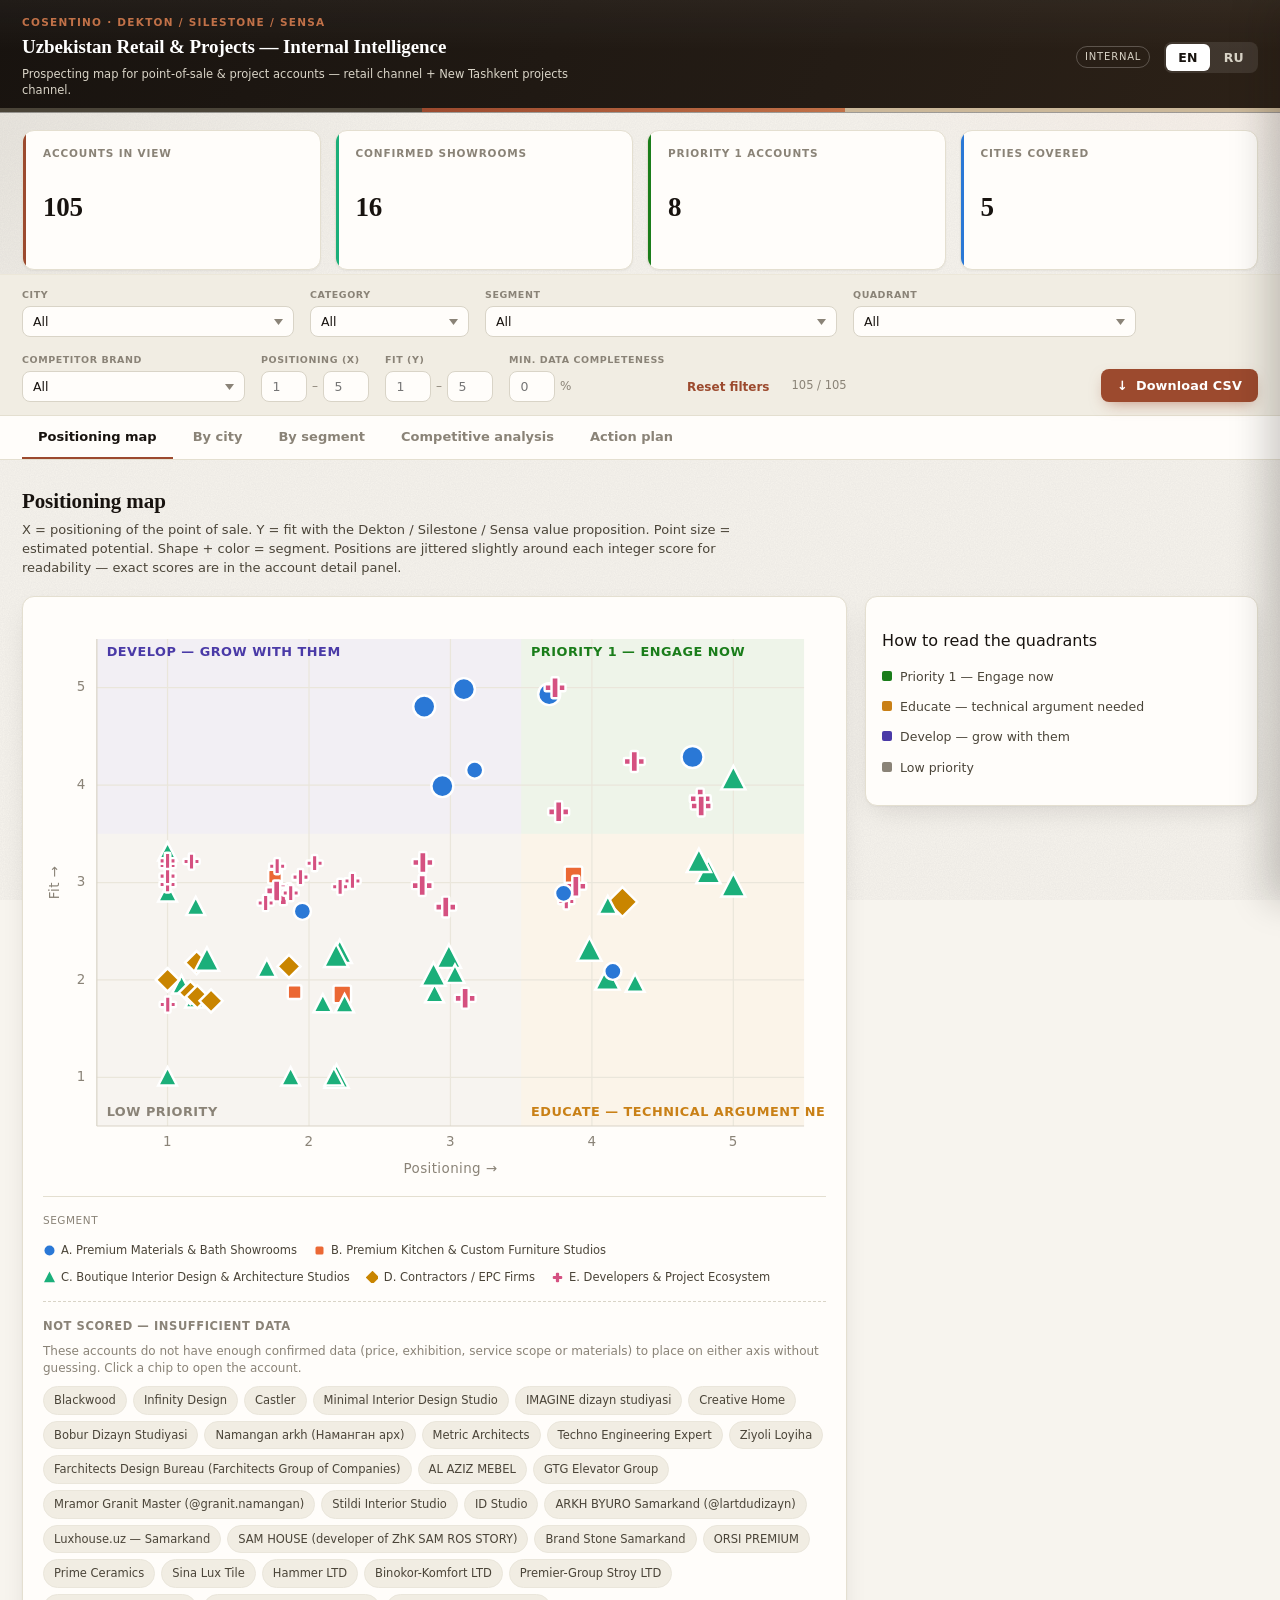
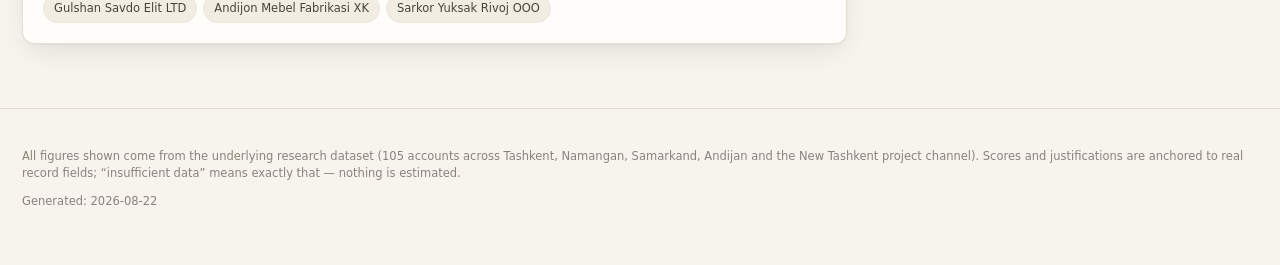
<file: dashboard_internal.html>
<!doctype html>
<html lang="en">
<head>
<meta charset="utf-8">
<meta name="viewport" content="width=device-width, initial-scale=1">
<title>Uzbekistan Retail & Projects — Internal Intelligence</title>
<style>
:root{
  --stone-950:#18130f; --stone-900:#241b15; --stone-700:#4a4438; --stone-500:#8a8377; --stone-400:#a9a297;
  --stone-300:#d9d4c7; --stone-200:#eae6db; --stone-150:#f1ede3; --stone-100:#f7f4ee;
  --paper:#fffdfa; --brand:#9c4a2e; --brand-dark:#7c3a22; --brand-light:#c17148; --brand-ink:#ffffff; --brand-wash:#f3e4dc;
  --seg-a:#2a78d6; --seg-b:#eb6834; --seg-c:#1baf7a; --seg-d:#c98500; --seg-e:#d55181;
  --q-p1:#1a7d1a; --q-educate:#c98016; --q-develop:#4a3aa7; --q-low:#8a8377; --q-unsc:#b8b2a3;
  --line:#e4dfd0; --line-soft:#ece7d9;
  --shadow-sm:0 1px 2px rgba(24,19,15,.05);
  --shadow:0 1px 2px rgba(24,19,15,.04), 0 10px 28px -8px rgba(24,19,15,.13);
  --shadow-lift:0 6px 14px rgba(24,19,15,.09), 0 22px 44px -14px rgba(24,19,15,.24);
  --radius:12px; --radius-sm:8px;
  --font:system-ui,-apple-system,"Segoe UI",Roboto,Arial,sans-serif;
  --font-display:"Iowan Old Style","Palatino Linotype",Palatino,Georgia,"Times New Roman",serif;
  --grain:url("[data-uri]");
}
*{box-sizing:border-box}
html,body{margin:0;padding:0}
body{
  font-family:var(--font); color:var(--stone-950);
  background-color:var(--stone-100);
  background-image:
    radial-gradient(1100px 560px at 102% -10%, var(--brand-wash) 0%, transparent 55%),
    radial-gradient(900px 520px at -8% 14%, rgba(138,131,119,.15) 0%, transparent 60%),
    var(--grain);
  background-repeat:no-repeat, no-repeat, repeat;
  background-attachment:fixed, fixed, fixed;
  -webkit-font-smoothing:antialiased; line-height:1.45;
}
::selection{background:var(--brand-wash)}
a{color:var(--brand)}
button{font-family:inherit}
.hidden{display:none !important}
.mono-num{font-variant-numeric:tabular-nums}
a:focus-visible, button:focus-visible, select:focus-visible, input:focus-visible{outline:2px solid var(--brand); outline-offset:2px}
::-webkit-scrollbar{width:11px; height:11px}
::-webkit-scrollbar-track{background:var(--stone-100)}
::-webkit-scrollbar-thumb{background:var(--stone-300); border-radius:20px; border:3px solid var(--stone-100)}
::-webkit-scrollbar-thumb:hover{background:var(--stone-400)}

/* ---------- cover (partner) ---------- */
#cover{
  position:fixed; inset:0; z-index:60;
  background:
    radial-gradient(900px 520px at 50% -12%, rgba(193,113,72,.2), transparent 60%),
    var(--grain),
    linear-gradient(160deg, #201812 0%, var(--stone-950) 55%, #120d09 100%);
  background-repeat:no-repeat, repeat, no-repeat;
  color:var(--stone-100); display:flex; flex-direction:column; align-items:center;
  justify-content:center; text-align:center; padding:32px;
}
#cover::before{
  content:''; position:absolute; top:0; left:0; right:0; height:5px;
  background:linear-gradient(90deg, #3b342a 0%, #3b342a 32%, var(--brand) 32%, var(--brand-light) 66%, #cbb89a 66%, #cbb89a 100%);
}
#cover .brandmark{display:flex; gap:18px; align-items:center; margin-bottom:40px}
#cover .logo-slot{
  width:120px; height:56px; border:1px dashed rgba(245,242,238,.35); border-radius:6px;
  display:flex; align-items:center; justify-content:center; font-size:10px;
  letter-spacing:.06em; text-transform:uppercase; color:rgba(245,242,238,.55);
}
#cover .plus{color:rgba(245,242,238,.4); font-size:20px}
#cover h1{font-family:var(--font-display); font-weight:600; font-size:clamp(28px,4vw,44px); margin:0 0 12px; letter-spacing:-.005em; max-width:820px}
#cover .subtitle{font-size:16px; color:var(--stone-300); margin:0 0 28px}
#cover .meta{font-size:13px; color:var(--stone-400); margin-bottom:36px; letter-spacing:.02em}
#cover .confidential{
  max-width:520px; font-size:12.5px; color:var(--stone-400); border-top:1px solid rgba(245,242,238,.15);
  padding-top:18px; margin-bottom:28px; line-height:1.6;
}
#cover button{
  background:var(--brand); color:#fff; border:none; padding:13px 28px; border-radius:8px;
  font-size:14px; font-weight:700; letter-spacing:.02em; cursor:pointer;
  box-shadow:0 10px 24px -8px rgba(156,74,46,.55);
  transition:background .15s, transform .15s;
}
#cover button:hover{background:var(--brand-dark); transform:translateY(-1px)}

/* ---------- top chrome ---------- */
#topbar{
  position:sticky; top:0; z-index:40; color:#fff;
  background:
    linear-gradient(180deg, rgba(255,255,255,.04), rgba(255,255,255,0) 45%),
    linear-gradient(115deg, var(--stone-950) 0%, #241c15 65%, #2c2117 100%);
  padding:15px 22px 13px; display:flex; align-items:center; justify-content:space-between; gap:16px;
  box-shadow:0 1px 0 rgba(0,0,0,.35);
}
#topbar::after{
  content:''; position:absolute; left:0; right:0; bottom:0; height:4px;
  background:linear-gradient(90deg, #4a4438 0%, #4a4438 33%, var(--brand) 33%, var(--brand-light) 66%, #cbb89a 66%, #cbb89a 100%);
}
#topbar .brand-eyebrow{font-size:10.5px; letter-spacing:.12em; text-transform:uppercase; color:var(--brand-light); margin:0 0 3px; font-weight:700}
#topbar h1{font-family:var(--font-display); font-size:19px; font-weight:600; margin:0; letter-spacing:-.005em}
#topbar .pagesubtitle{font-size:11.5px; color:var(--stone-300); margin:5px 0 0; max-width:560px}
#topbar .modebadge{
  font-size:10px; letter-spacing:.08em; text-transform:uppercase; padding:3px 8px; border-radius:20px;
  border:1px solid rgba(245,242,238,.25); color:var(--stone-300); margin-left:10px;
}
#langtoggle{display:flex; gap:2px; background:rgba(245,242,238,.1); border-radius:8px; padding:2px}
#langtoggle button{
  border:none; background:transparent; color:var(--stone-300); padding:6px 12px; border-radius:6px;
  font-size:12.5px; font-weight:700; cursor:pointer; letter-spacing:.02em;
}
#langtoggle button.active{background:#fff; color:var(--stone-950)}

/* ---------- KPI strip ---------- */
#kpistrip{display:flex; gap:14px; flex-wrap:wrap; padding:18px 22px 4px; max-width:1360px; margin:0 auto}
.kpi{
  flex:1 1 160px; background:var(--paper); border:1px solid var(--line); border-radius:var(--radius);
  padding:15px 18px 15px 20px; box-shadow:var(--shadow-sm); position:relative; overflow:hidden;
}
.kpi::before{content:''; position:absolute; left:0; top:0; bottom:0; width:3px; background:var(--brand)}
.kpi:nth-child(2)::before{background:var(--seg-c)}
.kpi:nth-child(3)::before{background:var(--q-p1)}
.kpi:nth-child(4)::before{background:var(--seg-a)}
.kpi .label{font-size:10.5px; letter-spacing:.08em; text-transform:uppercase; color:var(--stone-500); margin:0 0 6px; font-weight:600}
.kpi .value{font-family:var(--font-display); font-size:27px; font-weight:600; letter-spacing:-.01em}

/* ---------- filter bar ---------- */
#filterbar{
  position:sticky; top:var(--topbar-h,62px); z-index:30; background:var(--stone-150);
  border-bottom:1px solid var(--line); border-top:1px solid var(--line-soft);
  padding:13px 22px; display:flex; gap:16px; flex-wrap:wrap; align-items:flex-end;
}
#filterbar .fgroup{display:flex; flex-direction:column; gap:4px}
#filterbar label{font-size:9.5px; letter-spacing:.06em; text-transform:uppercase; color:var(--stone-500); font-weight:700}
#filterbar select,#filterbar input[type=number]{
  font-family:inherit; font-size:12.5px; padding:7px 26px 7px 10px; border:1px solid var(--stone-300);
  border-radius:var(--radius-sm); background-color:var(--paper); color:var(--stone-950); min-width:120px;
  appearance:none; -webkit-appearance:none; transition:border-color .12s, box-shadow .12s;
}
#filterbar select{
  background-image:url("data:image/svg+xml;utf8,<svg xmlns='http://www.w3.org/2000/svg' width='10' height='6'><path d='M0 0L5 6L10 0Z' fill='%238a8377'/></svg>");
  background-repeat:no-repeat; background-position:right 10px center; background-size:9px 6px;
}
#filterbar input[type=number]{padding:7px 8px; min-width:0}
#filterbar select:hover,#filterbar input[type=number]:hover{border-color:var(--stone-400)}
#filterbar select:focus,#filterbar input[type=number]:focus{outline:none; border-color:var(--brand); box-shadow:0 0 0 3px var(--brand-wash)}
#filterbar .range-inputs{display:flex; gap:5px; align-items:center; font-size:12px; color:var(--stone-500)}
#filterbar .range-inputs input{width:46px; min-width:46px; text-align:center}
#resetfilters{
  font-size:12px; font-weight:700; color:var(--brand); background:none; border:none; cursor:pointer;
  padding:8px 6px; align-self:flex-end;
}
#resetfilters:hover{text-decoration:underline}
#filtercount{font-size:11.5px; color:var(--stone-500); align-self:flex-end; padding-bottom:8px; white-space:nowrap}
#exportcsv{
  margin-left:auto; align-self:flex-end; display:inline-flex; align-items:center; gap:8px;
  background:var(--brand); color:#fff; border:none; padding:9px 16px; border-radius:var(--radius-sm);
  font-size:12.8px; font-weight:700; letter-spacing:.01em; cursor:pointer; white-space:nowrap;
  box-shadow:0 6px 16px -6px rgba(156,74,46,.6); transition:background .15s, transform .15s;
}
#exportcsv:hover{background:var(--brand-dark); transform:translateY(-1px)}
#exportcsv::before{content:'\2193'; font-weight:800}

/* ---------- tabs ---------- */
#tabs{display:flex; gap:4px; padding:0 22px; background:var(--paper); border-bottom:1px solid var(--line); overflow-x:auto}
#tabs button{
  border:none; background:none; padding:13px 16px; font-size:13px; font-weight:600; color:var(--stone-500);
  cursor:pointer; border-bottom:2px solid transparent; white-space:nowrap; transition:color .12s;
}
#tabs button:hover{color:var(--stone-700)}
#tabs button.active{color:var(--stone-950); border-bottom-color:var(--brand); font-weight:700}

/* ---------- content ---------- */
#content{padding:26px 22px 64px; max-width:1360px; margin:0 auto}
.panel{display:none}
.panel.active{display:block; animation:fadeIn .18s ease}
@keyframes fadeIn{from{opacity:0; transform:translateY(3px)} to{opacity:1; transform:none}}
.section-head{margin:0 0 18px}
.section-head h2{font-family:var(--font-display); font-size:21px; font-weight:600; margin:0 0 5px; letter-spacing:-.005em}
.section-head p{font-size:13px; color:var(--stone-700); margin:0; max-width:760px}

/* ---------- cards / grid ---------- */
.card{background:var(--paper); border:1px solid var(--line); border-radius:var(--radius); box-shadow:var(--shadow)}
.grid-2{display:grid; grid-template-columns:minmax(0,2.1fr) minmax(280px,1fr); gap:18px; align-items:start}
@media (max-width:900px){.grid-2{grid-template-columns:1fr}}

/* ---------- scatter map ---------- */
#mapcard{padding:20px}
#mapsvgwrap{position:relative}
svg#scatter{width:100%; height:auto; display:block}
.axis-label{font-size:11px; fill:var(--stone-500); letter-spacing:.03em}
.quad-label{font-size:10.5px; font-weight:700; letter-spacing:.04em; text-transform:uppercase}
.gridline{stroke:var(--stone-200); stroke-width:1}
.axisline{stroke:var(--stone-300); stroke-width:1}
.dot{cursor:pointer; stroke:#fff; stroke-width:2}
.dot:hover, .dot.hovered{filter:brightness(0.85)}
.hit{fill:transparent; cursor:pointer}
#tooltip{
  position:absolute; pointer-events:none; background:var(--stone-950); color:#fff; font-size:12px;
  padding:10px 12px; border-radius:9px; max-width:240px; box-shadow:var(--shadow-lift); z-index:50; opacity:0;
  transition:opacity .08s;
}
#tooltip.show{opacity:1}
#tooltip .tt-name{font-family:var(--font-display); font-weight:600; font-size:13px; margin-bottom:4px}
#tooltip .tt-row{color:var(--stone-300); font-size:11.3px}

.legend{display:flex; flex-wrap:wrap; gap:10px 16px; margin-top:16px; padding-top:16px; border-top:1px solid var(--line)}
.legend-item{display:flex; align-items:center; gap:6px; font-size:11.5px; color:var(--stone-700)}
.legend-swatch{width:12px; height:12px; flex:none}

.unscored-strip{margin-top:16px; padding-top:16px; border-top:1px dashed var(--stone-300)}
.unscored-strip h4{font-size:11.5px; text-transform:uppercase; letter-spacing:.05em; color:var(--stone-500); margin:0 0 8px; font-weight:700}
.chip-row{display:flex; flex-wrap:wrap; gap:6px}
.chip{
  font-size:11.5px; padding:5px 10px; border-radius:20px; background:var(--stone-150); color:var(--stone-700);
  cursor:pointer; border:1px solid var(--stone-200); transition:background .12s, transform .12s;
}
.chip:hover{background:var(--stone-200); transform:translateY(-1px)}

/* ---------- detail drawer ---------- */
#drawer{
  position:fixed; top:0; right:0; height:100%; width:min(440px,92vw); background:var(--paper);
  box-shadow:-12px 0 36px rgba(24,19,15,.22); transform:translateX(100%); transition:transform .2s ease;
  z-index:55; overflow-y:auto; padding:26px;
}
#drawer.open{transform:translateX(0)}
#drawerbg{position:fixed; inset:0; background:rgba(24,19,15,.32); z-index:54; opacity:0; pointer-events:none; transition:opacity .2s}
#drawerbg.open{opacity:1; pointer-events:auto}
#drawer .dclose{position:absolute; top:18px; right:18px; border:none; background:var(--stone-150); width:32px; height:32px; border-radius:50%; font-size:16px; cursor:pointer; color:var(--stone-700); transition:background .12s}
#drawer .dclose:hover{background:var(--stone-200)}
#drawer .dname{font-family:var(--font-display); font-size:20px; font-weight:600; margin:0 30px 4px 0; letter-spacing:-.005em}
#drawer .dmeta{font-size:12.5px; color:var(--stone-500); margin-bottom:18px}
#drawer .dsection{margin-bottom:16px; padding-bottom:16px; border-bottom:1px solid var(--line)}
#drawer .dsection:last-child{border-bottom:none}
#drawer .dlabel{font-size:10px; letter-spacing:.06em; text-transform:uppercase; color:var(--stone-500); margin:0 0 4px; font-weight:700}
#drawer .dval{font-size:13.5px; color:var(--stone-950)}
#drawer .dscorepair{display:flex; gap:10px}
#drawer .dscorebox{flex:1; background:var(--stone-100); border:1px solid var(--line-soft); border-radius:var(--radius-sm); padding:11px}
#drawer .dscorebox .num{font-family:var(--font-display); font-size:23px; font-weight:600}
.badge{display:inline-block; font-size:10.5px; font-weight:700; letter-spacing:.03em; padding:4px 10px; border-radius:20px; color:#fff}

/* ---------- city / segment views ---------- */
.city-grid,.seg-grid{display:grid; grid-template-columns:repeat(auto-fill,minmax(270px,1fr)); gap:16px}
.city-card,.seg-card{padding:18px; cursor:pointer; transition:box-shadow .15s, transform .15s}
.city-card:hover,.seg-card:hover{box-shadow:var(--shadow-lift); transform:translateY(-2px)}
.city-card h3,.seg-card h3{font-family:var(--font-display); font-size:16px; margin:0 0 2px; font-weight:600}
.city-card .n,.seg-card .n{font-family:var(--font-display); font-size:26px; font-weight:600; color:var(--brand)}
.bar-row{display:flex; align-items:center; gap:8px; margin-top:7px; font-size:11.5px}
.bar-row .barlabel{width:82px; flex:none; color:var(--stone-500); white-space:nowrap; overflow:hidden; text-overflow:ellipsis}
.bar-track{flex:1; height:7px; background:var(--stone-150); border-radius:4px; overflow:hidden}
.bar-fill{height:100%; border-radius:4px}

/* ---------- competitive ---------- */
.comp-table{width:100%; border-collapse:collapse; font-size:13px}
.comp-table th{text-align:left; font-size:10.5px; text-transform:uppercase; letter-spacing:.05em; color:var(--stone-500); padding:10px 12px; border-bottom:1px solid var(--line); font-weight:700}
.comp-table td{padding:10px 12px; border-bottom:1px solid var(--stone-150)}
.comp-table tr:hover td{background:var(--stone-100)}

/* ---------- action plan table ---------- */
#actiontable-wrap{overflow-x:auto}
table#actiontable{width:100%; border-collapse:collapse; font-size:12.8px; min-width:980px}
table#actiontable th{
  text-align:left; font-size:10.3px; text-transform:uppercase; letter-spacing:.04em; color:var(--stone-500);
  padding:11px 12px; border-bottom:1px solid var(--line); cursor:pointer; white-space:nowrap; user-select:none;
  position:sticky; top:0; background:var(--paper); font-weight:700;
}
table#actiontable th:hover{color:var(--stone-950)}
table#actiontable th .arrow{font-size:9px; margin-left:2px; opacity:.5}
table#actiontable td{padding:10px 12px; border-bottom:1px solid var(--stone-150); vertical-align:top}
table#actiontable tr:hover td{background:var(--stone-100)}
.actiontext{max-width:340px; font-size:12.3px; color:var(--stone-700)}
.toolrow{display:flex; justify-content:flex-end; align-items:center; margin-bottom:12px; gap:10px; flex-wrap:wrap}
#tablecount{font-size:12px; color:var(--stone-500)}

/* ---------- footer ---------- */
#pagefoot{padding:28px 22px 44px; max-width:1360px; margin:0 auto; font-size:11.5px; color:var(--stone-500); border-top:1px solid var(--line)}
#pagefoot .confid{color:var(--brand); font-weight:700; margin-bottom:6px}

@media (max-width:860px){
  /* a multi-row filter bar must not stay pinned to the top while scrolling on a phone */
  #filterbar{position:static; top:auto}
}
@media (max-width:640px){
  #topbar{padding:13px 14px 12px} #filterbar{padding:12px 14px} #content{padding:18px 14px 50px}
  #kpistrip{padding:14px 14px 2px}
  .grid-2{gap:12px}
  #filterbar .fgroup{width:100%}
  #filterbar select{width:100%}
  #filterbar select,#filterbar input[type=number],#resetfilters,#tabs button{min-height:40px}
  #exportcsv{margin-left:0; width:100%; justify-content:center; min-height:44px}
  #resetfilters,#filtercount{align-self:flex-start; padding-bottom:0}
  #drawer{padding:22px 18px}
  table#actiontable td, table#actiontable th{padding:10px 8px}
}
@media (hover:none) and (pointer:coarse){
  .chip{padding:7px 12px}
  #tabs button{padding:14px 16px}
}
@media (prefers-reduced-motion:reduce){
  .panel.active{animation:none}
  *{transition-duration:.001ms !important; scroll-behavior:auto !important}
}
</style>
</head>
<body>

<div id="tooltip"></div>

<div id="drawerbg" onclick="closeDrawer()"></div>
<aside id="drawer"></aside>

<header id="topbar">
  <div>
    <p class="brand-eyebrow">Cosentino &middot; Dekton / Silestone / Sensa</p>
    <h1 id="pagetitle"></h1>
    <p class="pagesubtitle" data-i18n="page_subtitle"></p>
  </div>
  <div style="display:flex; align-items:center; gap:14px">
    <span class="modebadge" id="modebadge"></span>
    <div id="langtoggle">
      <button data-lang="en" onclick="setLang('en')">EN</button>
      <button data-lang="ru" onclick="setLang('ru')">RU</button>
    </div>
  </div>
</header>

<div id="kpistrip">
  <div class="kpi"><p class="label" data-i18n="kpi_total"></p><p class="value mono-num" id="kpi_total"></p></div>
  <div class="kpi"><p class="label" data-i18n="kpi_showroom"></p><p class="value mono-num" id="kpi_showroom"></p></div>
  <div class="kpi"><p class="label" data-i18n="kpi_priority1"></p><p class="value mono-num" id="kpi_priority1"></p></div>
  <div class="kpi"><p class="label" data-i18n="kpi_cities"></p><p class="value mono-num" id="kpi_cities"></p></div>
</div>

<div id="filterbar">
  <div class="fgroup"><label data-i18n="filter_city"></label>
    <select id="f_city" onchange="onFilterChange()"></select></div>
  <div class="fgroup"><label data-i18n="filter_typology"></label>
    <select id="f_typology" onchange="onFilterChange()"></select></div>
  <div class="fgroup"><label data-i18n="filter_segment"></label>
    <select id="f_segment" onchange="onFilterChange()"></select></div>
  <div class="fgroup"><label data-i18n="filter_quadrant"></label>
    <select id="f_quadrant" onchange="onFilterChange()"></select></div>
  <div class="fgroup"><label data-i18n="filter_brand"></label>
    <select id="f_brand" onchange="onFilterChange()"></select></div>
  <div class="fgroup"><label data-i18n="filter_x"></label>
    <div class="range-inputs">
      <input type="number" id="f_xmin" min="1" max="5" placeholder="1" onchange="onFilterChange()">–
      <input type="number" id="f_xmax" min="1" max="5" placeholder="5" onchange="onFilterChange()">
    </div></div>
  <div class="fgroup"><label data-i18n="filter_y"></label>
    <div class="range-inputs">
      <input type="number" id="f_ymin" min="1" max="5" placeholder="1" onchange="onFilterChange()">–
      <input type="number" id="f_ymax" min="1" max="5" placeholder="5" onchange="onFilterChange()">
    </div></div>
  <div class="fgroup"><label data-i18n="filter_completeness"></label>
    <div class="range-inputs">
      <input type="number" id="f_complete" min="0" max="100" step="10" placeholder="0" onchange="onFilterChange()">%
    </div></div>
  <button id="resetfilters" onclick="resetFilters()" data-i18n="filter_reset"></button>
  <span id="filtercount"></span>
  <button id="exportcsv" onclick="exportCSV()" data-i18n="action_export"></button>
</div>

<nav id="tabs">
  <button data-tab="map" onclick="setTab('map')" data-i18n="tab_map"></button>
  <button data-tab="city" onclick="setTab('city')" data-i18n="tab_city"></button>
  <button data-tab="segment" onclick="setTab('segment')" data-i18n="tab_segment"></button>
  <button data-tab="competitive" onclick="setTab('competitive')" data-i18n="tab_competitive"></button>
  <button data-tab="action" onclick="setTab('action')" data-i18n="tab_action"></button>
</nav>

<main id="content">
  <section class="panel" id="panel-map">
    <div class="section-head"><h2 data-i18n="map_title"></h2><p data-i18n="map_subtitle"></p></div>
    <div class="grid-2">
      <div class="card" id="mapcard">
        <div id="mapsvgwrap"></div>
        <div class="legend" id="maplegend"></div>
        <div class="unscored-strip">
          <h4 data-i18n="unscored_title"></h4>
          <p class="dval" style="font-size:12px;color:var(--stone-500);margin:0 0 8px" data-i18n="unscored_note"></p>
          <div class="chip-row" id="unscoredchips"></div>
        </div>
      </div>
      <div class="card" style="padding:16px">
        <p class="dlabel" data-i18n="map_howtoread"></p>
        <div id="quadrantlegend"></div>
      </div>
    </div>
  </section>

  <section class="panel" id="panel-city">
    <div class="section-head"><h2 data-i18n="city_title"></h2><p data-i18n="city_subtitle"></p></div>
    <div class="city-grid" id="citygrid"></div>
  </section>

  <section class="panel" id="panel-segment">
    <div class="section-head"><h2 data-i18n="segment_title"></h2><p data-i18n="segment_subtitle"></p></div>
    <div class="seg-grid" id="seggrid"></div>
  </section>

  <section class="panel" id="panel-competitive">
    <div class="section-head"><h2 data-i18n="comp_title"></h2><p data-i18n="comp_subtitle"></p></div>
    <div class="card" style="padding:6px 16px 16px; overflow-x:auto">
      <table class="comp-table" id="comptable"></table>
    </div>
  </section>

  <section class="panel" id="panel-action">
    <div class="section-head"><h2 data-i18n="action_title"></h2><p data-i18n="action_subtitle"></p></div>
    <div class="toolrow">
      <span id="tablecount"></span>
    </div>
    <div class="card" id="actiontable-wrap" style="padding:4px">
      <table id="actiontable"><thead id="actionhead"></thead><tbody id="actionbody"></tbody></table>
    </div>
  </section>
</main>

<footer id="pagefoot">
  
  <p data-i18n="foot_note"></p>
  <p style="margin-top:4px" id="foot_generated"></p>
</footer>

<script>
const CONFIG = { mode: 'internal', defaultLang: 'en' };
const GENERATED_DATE = '2026-08-22';

const I18N = {
en: {
  pagetitle_internal: "Uzbekistan Retail & Projects — Internal Intelligence",
  pagetitle_partner: "Uzbekistan Retail & Projects — Partner Dashboard",
  modebadge_internal: "Internal", modebadge_partner: "Partner",
  kpi_total: "Accounts in view", kpi_showroom: "Confirmed showrooms",
  kpi_priority1: "Priority 1 accounts", kpi_cities: "Cities covered",
  filter_city: "City", filter_typology: "Category", filter_segment: "Segment", filter_quadrant: "Quadrant",
  filter_brand: "Competitor brand", filter_x: "Positioning (X)", filter_y: "Fit (Y)",
  filter_completeness: "Min. data completeness", filter_reset: "Reset filters",
  opt_all: "All",
  page_subtitle: "Prospecting map for point-of-sale & project accounts — retail channel + New Tashkent projects channel.",
  tab_map: "Positioning map", tab_city: "By city", tab_segment: "By segment",
  tab_competitive: "Competitive analysis", tab_action: "Action plan",
  map_title: "Positioning map",
  map_subtitle: "X = positioning of the point of sale. Y = fit with the Dekton / Silestone / Sensa value proposition. Point size = estimated potential. Shape + color = segment. Positions are jittered slightly around each integer score for readability — exact scores are in the account detail panel.",
  map_howtoread: "How to read the quadrants",
  axis_x: "Positioning →", axis_y: "Fit →",
  unscored_title: "Not scored — insufficient data",
  unscored_note: "These accounts do not have enough confirmed data (price, exhibition, service scope or materials) to place on either axis without guessing. Click a chip to open the account.",
  city_title: "By city", city_subtitle: "Concentration of accounts and quadrant mix per city.",
  segment_title: "By segment", segment_subtitle: "Which brand-entry angle fits each segment, and why.",
  comp_title: "Competitive analysis", comp_subtitle: "Surface-material brands already present in the market, and where the real openings are.",
  comp_th_brand: "Brand / material", comp_th_tier: "Relation to Cosentino", comp_th_accounts: "Accounts", comp_th_cities: "Cities",
  tier_direct: "Direct competitor", tier_adjacent: "Adjacent category", tier_other: "Other / unclassified", tier_cosentino_ref: "Cosentino already referenced",
  action_title: "Action plan", action_subtitle: "Sortable, filterable list with the recommended next step per account. Click a column header to sort.",
  action_export: "Download CSV",
  action_th_name: "Account", action_th_city: "City", action_th_segment: "Segment",
  action_th_quadrant: "Quadrant", action_th_step: "Suggested next step", action_th_contact: "Contact",
  foot_note: "All figures shown come from the underlying research dataset (105 accounts across Tashkent, Namangan, Samarkand, Andijan and the New Tashkent project channel). Scores and justifications are anchored to real record fields; “insufficient data” means exactly that — nothing is estimated.",
  cover_logo_cosentino: "Cosentino logo", cover_logo_partner: "Distributor logo",
  cover_title: "Uzbekistan Market Entry — Retail & Projects Dashboard",
  cover_subtitle: "Prepared for the distribution partner and sales team — Dekton · Silestone · Sensa",
  cover_confidential: "Confidential — for internal use by the partner's sales organization only. Not for external distribution.",
  cover_cta: "Open dashboard",
  d_city: "City", d_address: "Address", d_segment: "Segment", d_typology: "Typology", d_channel: "Channel",
  d_brands: "Brands / materials mentioned", d_positioning: "Positioning (X)", d_fit: "Fit (Y)",
  d_quadrant: "Quadrant", d_potential: "Estimated potential", d_action: "Suggested next step",
  d_contact: "Contact", d_web: "Source / web", d_completeness: "Data completeness",
  d_positioning_why: "Why this positioning score", d_fit_why: "Why this fit score",
  show_yes: "Confirmed showroom — act now", show_uncertain: "Likely showroom — verify on-site",
  show_no: "No confirmed showroom", show_notyet: "No showroom yet (early project phase)",
  na: "—", insufficient: "Insufficient data",
  quad_p1: "Priority 1 — Engage now", quad_educate: "Educate — technical argument needed",
  quad_develop: "Develop — grow with them", quad_unscored: "Unscored — verify data",
  quad_low_internal: "Low priority", quad_low_partner: "Low priority — monitor",
},
ru: {
  pagetitle_internal: "Узбекистан — внутренняя аналитика",
  pagetitle_partner: "Узбекистан — дашборд партнёра",
  modebadge_internal: "Внутренний", modebadge_partner: "Партнёр",
  kpi_total: "Компаний в выборке", kpi_showroom: "Подтверждённые шоурумы",
  kpi_priority1: "Приоритет 1", kpi_cities: "Города охвачены",
  filter_city: "Город", filter_typology: "Категория", filter_segment: "Сегмент", filter_quadrant: "Квадрант",
  filter_brand: "Бренд-конкурент", filter_x: "Позиционирование (X)", filter_y: "Соответствие (Y)",
  filter_completeness: "Мин. полнота данных", filter_reset: "Сбросить фильтры",
  opt_all: "Все",
  page_subtitle: "Карта поиска точек продаж и проектных партнёров — розничный канал + канал проектов New Tashkent.",
  tab_map: "Карта позиционирования", tab_city: "По городам", tab_segment: "По сегментам",
  tab_competitive: "Конкурентный анализ", tab_action: "План действий",
  map_title: "Карта позиционирования",
  map_subtitle: "X — позиционирование точки продаж. Y — соответствие ценностному предложению Dekton / Silestone / Sensa. Размер точки — оценочный потенциал. Форма + цвет — сегмент. Позиции немного смещены вокруг целого балла для читаемости — точные значения в карточке компании.",
  map_howtoread: "Как читать квадранты",
  axis_x: "Позиционирование →", axis_y: "Соответствие →",
  unscored_title: "Без оценки — недостаточно данных",
  unscored_note: "У этих компаний недостаточно подтверждённых данных (цена, экспозиция, объём услуг или материалы), чтобы разместить их на осях без догадок. Нажмите на карточку, чтобы открыть компанию.",
  city_title: "По городам", city_subtitle: "Концентрация компаний и распределение по квадрантам в каждом городе.",
  segment_title: "По сегментам", segment_subtitle: "Какой угол входа по бренду подходит каждому сегменту и почему.",
  comp_title: "Конкурентный анализ", comp_subtitle: "Бренды поверхностных материалов, уже присутствующие на рынке, и где есть реальные окна.",
  comp_th_brand: "Бренд / материал", comp_th_tier: "Отношение к Cosentino", comp_th_accounts: "Компаний", comp_th_cities: "Города",
  tier_direct: "Прямой конкурент", tier_adjacent: "Смежная категория", tier_other: "Другое / не классифицировано", tier_cosentino_ref: "Cosentino уже упоминается",
  action_title: "План действий", action_subtitle: "Список с возможностью сортировки и фильтрации, с рекомендуемым следующим шагом по каждой компании. Нажмите на заголовок столбца для сортировки.",
  action_export: "Скачать CSV",
  action_th_name: "Компания", action_th_city: "Город", action_th_segment: "Сегмент",
  action_th_quadrant: "Квадрант", action_th_step: "Рекомендуемый шаг", action_th_contact: "Контакт",
  foot_note: "Все приведённые данные взяты из исходного исследовательского датасета (105 компаний в Ташкенте, Намангане, Самарканде, Андижане и канале проекта New Tashkent). Оценки и обоснования привязаны к реальным полям записей; «недостаточно данных» означает именно это — ничего не оценивается приблизительно.",
  cover_logo_cosentino: "Логотип Cosentino", cover_logo_partner: "Логотип дистрибьютора",
  cover_title: "Выход на рынок Узбекистана — дашборд розницы и проектов",
  cover_subtitle: "Подготовлено для партнёра-дистрибьютора и отдела продаж — Dekton · Silestone · Sensa",
  cover_confidential: "Конфиденциально — только для внутреннего использования отделом продаж партнёра. Не для внешнего распространения.",
  cover_cta: "Открыть дашборд",
  d_city: "Город", d_address: "Адрес", d_segment: "Сегмент", d_typology: "Типология", d_channel: "Канал",
  d_brands: "Упомянутые бренды / материалы", d_positioning: "Позиционирование (X)", d_fit: "Соответствие (Y)",
  d_quadrant: "Квадрант", d_potential: "Оценочный потенциал", d_action: "Рекомендуемый шаг",
  d_contact: "Контакт", d_web: "Источник / сайт", d_completeness: "Полнота данных",
  d_positioning_why: "Почему такая оценка позиционирования", d_fit_why: "Почему такая оценка соответствия",
  show_yes: "Подтверждённый шоурум — действовать сейчас", show_uncertain: "Вероятный шоурум — проверить на месте",
  show_no: "Подтверждённого шоурума нет", show_notyet: "Шоурума пока нет (ранняя стадия проекта)",
  na: "—", insufficient: "Недостаточно данных",
  quad_p1: "Приоритет 1 — начать контакт", quad_educate: "Обучение — нужен технический аргумент",
  quad_develop: "Развивать — расти вместе", quad_unscored: "Без оценки — проверить данные",
  quad_low_internal: "Низкий приоритет", quad_low_partner: "Низкий приоритет — наблюдение",
},
};

const DATA = [{"id":1,"name":"Lux Home Mebel","city_en":"Tashkent","city_ru":"Ташкент","address":"Tashkent, Yunusabad District","segment_en":"B. Premium Kitchen & Custom Furniture Studios","segment_ru":"B. Студии премиальных кухонь и мебели на заказ","typology_en":"Kitchen","typology_ru":"Кухни","channel_en":"Retail","channel_ru":"Розница","brands":"EGGER and Kronospan boards (European), Blum and Hettich and DTC hardware, acrylic/HPL facades, AGT MDF","brand_tier":"other","x":4,"y":3,"x_level_en":"High","x_level_ru":"Высокий","y_level_en":"Medium","y_level_ru":"Средний","x_justification_en":"Named showroom (Yunusabad District) with explicit 3-tier pricing up to Premium (30M+ UZS); scale: 15+ yrs, 500+ projects, 98% satisfaction.","x_justification_ru":"Именной шоурум (Юнусабадский район) с явной 3-уровневой ценой до «Премиум» (30 млн+ сум); масштаб: 15+ лет, 500+ проектов, 98% удовлетворённых клиентов.","y_justification_en":"Design+Install+Supply scope and Kitchen typology fit the countertop category well, but no competing premium surface brand is confirmed — furniture factory likely uses laminate/HPL tops, not slabs.","y_justification_ru":"Design+Install+Supply и типология Kitchen хорошо подходят под категорию столешниц, но конкурирующий бренд премиальной поверхности не подтверждён — фабрика мебели, вероятно, использует ламинат/HPL, а не плиты.","quadrant_en":"EDUCATE - technical argument needed","quadrant_ru":"ОБУЧЕНИЕ — нужен технический аргумент","potential_en":"High","potential_ru":"Высокий","potential_confirmed":true,"showroom_flag":"yes","action_en":"Needs technical education first: Free Dekton/Silestone/Sensa countertop display in exchange for surface-material exclusivity; introductory volume discount on first order. Free Dekton/Silestone/Sensa sample display in existing showroom.","action_ru":"Сначала нужна техническая аргументация: Бесплатная демонстрация столешниц Dekton/Silestone/Sensa в обмен на эксклюзивность по материалу поверхности; вводная скидка за объём на первый заказ. Бесплатное размещение образцов Dekton/Silestone/Sensa в существующем шоуруме.","email":"info@luxhome.uz","phone":"+998 99 805 58 58","web":"https://www.luxhomemebel.uz/ru/kitchens","completeness":100,"priority_original":true},{"id":2,"name":"Blackwood","city_en":"Tashkent","city_ru":"Ташкент","address":"Tashkent (exact address not determinable - site blocked)","segment_en":"A. Premium Materials & Bath Showrooms","segment_ru":"A. Шоурумы премиальных материалов и сантехники","typology_en":"Kitchen & Bath","typology_ru":"Кухня и ванная","channel_en":"Retail","channel_ru":"Розница","brands":"Not determinable (page inaccessible)","brand_tier":"other","x":null,"y":3,"x_level_en":null,"x_level_ru":null,"y_level_en":"Medium","y_level_ru":"Средний","x_justification_en":"no confirmed exhibition space; price_range: Not determinable.","x_justification_ru":"подтверждённой экспозиции нет; ценовой диапазон: Not determinable.","y_justification_en":"service_scope: Design+Install+Supply; materials mentioned but not classifiable as competing/adjacent surface brands.","y_justification_ru":"service_scope: Design+Install+Supply; материалы упомянуты, но не относятся к конкурирующим/смежным поверхностным брендам.","quadrant_en":"Unscored","quadrant_ru":"Без оценки","potential_en":"Medium","potential_ru":"Средний","potential_confirmed":false,"showroom_flag":"no","action_en":"Verify data before acting: Category-expansion pitch: add a Cosentino surface corner within their existing materials showroom.","action_ru":"Сначала проверить данные: Предложение расширения категории: добавить уголок поверхностей Cosentino внутри их существующего шоурума материалов.","email":null,"phone":null,"web":"https://blackwood.uz/","completeness":50,"priority_original":false},{"id":3,"name":"homed:t (h0design)","city_en":"Tashkent","city_ru":"Ташкент","address":"Tashkent, Yashnabad District, Parkentskaya Street, Building 180","segment_en":"C. Boutique Interior Design & Architecture Studios","segment_ru":"C. Бутиковые студии дизайна интерьера и архитектурные бюро","typology_en":"Interior Designer","typology_ru":"Дизайн интерьера","channel_en":"Retail","channel_ru":"Розница","brands":"Taupe/beige palettes, wooden textures; sources materials/furnishings from local market","brand_tier":"other","x":4,"y":2,"x_level_en":"High","x_level_ru":"Высокий","y_level_en":"Low","y_level_ru":"Низкий","x_justification_en":"Physical studio address with daily walk-in hours (10:00-20:00); High price tier; 10+ years experience.","x_justification_ru":"Физический адрес студии с ежедневными часами приёма (10:00-20:00); высокий ценовой диапазон; 10+ лет опыта.","y_justification_en":"Design+Build scope but no material/brand signal — this is a design studio showroom, not a materials showroom.","y_justification_ru":"Design+Build, но нет сигнала по материалам/бренду — это шоурум дизайн-студии, а не шоурум материалов.","quadrant_en":"EDUCATE - technical argument needed","quadrant_ru":"ОБУЧЕНИЕ — нужен технический аргумент","potential_en":"High","potential_ru":"Высокий","potential_confirmed":true,"showroom_flag":"yes","action_en":"Needs technical education first: Referral commission on specified volume + pocket sample kit and digital catalog access for renders/specification. Free Dekton/Silestone/Sensa sample display in existing showroom.","action_ru":"Сначала нужна техническая аргументация: Комиссия за реферальный объём + карманный набор образцов и доступ к цифровому каталогу для рендеров/спецификации. Бесплатное размещение образцов Dekton/Silestone/Sensa в существующем шоуруме.","email":null,"phone":"+998 70 197-05-49","web":"https://homedit.uz/design","completeness":88,"priority_original":false},{"id":4,"name":"Insydrium","city_en":"Tashkent","city_ru":"Ташкент","address":"Furkata Street 169A, Tashkent","segment_en":"C. Boutique Interior Design & Architecture Studios","segment_ru":"C. Бутиковые студии дизайна интерьера и архитектурные бюро","typology_en":"Hybrid","typology_ru":"Гибрид","channel_en":"Retail","channel_ru":"Розница","brands":"Not specified by brand; focuses on finishing/engineering package","brand_tier":"other","x":5,"y":3,"x_level_en":"High","x_level_ru":"Высокий","y_level_en":"Medium","y_level_ru":"Средний","x_justification_en":"Published office address + active multi-city network (Moscow/Astana/Almaty/Bali/Istanbul); 25 specialists, 10+ yrs, >95% repeat clients, notable commercial clients.","x_justification_ru":"Опубликован адрес офиса + сеть в нескольких городах (Москва/Астана/Алматы/Бали/Стамбул); 25 специалистов, 10+ лет, >95% повторных клиентов, заметные коммерческие клиенты.","y_justification_en":"Design+Build, full-cycle finishing/engineering package, but no confirmed premium surface brand handled today — value is specification reach, not existing material fit.","y_justification_ru":"Design+Build, полный цикл отделки/инжиниринга, но подтверждённого бренда премиальной поверхности сейчас нет — ценность в охвате спецификации, а не в текущем соответствии по материалу.","quadrant_en":"EDUCATE - technical argument needed","quadrant_ru":"ОБУЧЕНИЕ — нужен технический аргумент","potential_en":"High","potential_ru":"Высокий","potential_confirmed":true,"showroom_flag":"yes","action_en":"Needs technical education first: Referral commission on specified volume + pocket sample kit and digital catalog access for renders/specification. Free Dekton/Silestone/Sensa sample display in existing showroom.","action_ru":"Сначала нужна техническая аргументация: Комиссия за реферальный объём + карманный набор образцов и доступ к цифровому каталогу для рендеров/спецификации. Бесплатное размещение образцов Dekton/Silestone/Sensa в существующем шоуруме.","email":"hello@insydrium.uz","phone":"+998 55 588 85 88","web":"https://insidroom.com/","completeness":100,"priority_original":true},{"id":5,"name":"AI Studio","city_en":"Tashkent","city_ru":"Ташкент","address":"Tashkent, Mukimi 1st Lane, Building 8A","segment_en":"C. Boutique Interior Design & Architecture Studios","segment_ru":"C. Бутиковые студии дизайна интерьера и архитектурные бюро","typology_en":"Interior Designer","typology_ru":"Дизайн интерьера","channel_en":"Retail","channel_ru":"Розница","brands":"Not determinable - no specific brand names given","brand_tier":"other","x":4,"y":2,"x_level_en":"High","x_level_ru":"Высокий","y_level_en":"Low","y_level_ru":"Низкий","x_justification_en":"Office address with defined walk-in hours (Mon-Sat 9-20); High tiered pricing (LITE/PRO/VIP); 50+ projects in 2024.","x_justification_ru":"Адрес офиса с фиксированными часами приёма (пн-сб 9-20); высокая многоуровневая цена (LITE/PRO/VIP); 50+ проектов в 2024.","y_justification_en":"Design+Build scope, no materials/brand mentioned — design-only studio, no material-supply signal.","y_justification_ru":"Design+Build, бренды/материалы не упомянуты — студия только с дизайном, нет сигнала поставки материалов.","quadrant_en":"EDUCATE - technical argument needed","quadrant_ru":"ОБУЧЕНИЕ — нужен технический аргумент","potential_en":"High","potential_ru":"Высокий","potential_confirmed":true,"showroom_flag":"yes","action_en":"Needs technical education first: Referral commission on specified volume + pocket sample kit and digital catalog access for renders/specification. Free Dekton/Silestone/Sensa sample display in existing showroom.","action_ru":"Сначала нужна техническая аргументация: Комиссия за реферальный объём + карманный набор образцов и доступ к цифровому каталогу для рендеров/спецификации. Бесплатное размещение образцов Dekton/Silestone/Sensa в существующем шоуруме.","email":"aistudio.uz@gmail.com","phone":"+998 77 240-77-34","web":"https://aistudio.uz/","completeness":100,"priority_original":false},{"id":6,"name":"Nova Casa","city_en":"Tashkent","city_ru":"Ташкент","address":"Navoi 35, Tashkent (per third-party listing)","segment_en":"C. Boutique Interior Design & Architecture Studios","segment_ru":"C. Бутиковые студии дизайна интерьера и архитектурные бюро","typology_en":"Interior Designer","typology_ru":"Дизайн интерьера","channel_en":"Retail","channel_ru":"Розница","brands":null,"brand_tier":"other","x":2,"y":2,"x_level_en":"Low","x_level_ru":"Низкий","y_level_en":"Low","y_level_ru":"Низкий","x_justification_en":"no confirmed exhibition space; price_range: High.","x_justification_ru":"подтверждённой экспозиции нет; ценовой диапазон: High.","y_justification_en":"service_scope: Design+Build; materials mentioned but not classifiable as competing/adjacent surface brands.","y_justification_ru":"service_scope: Design+Build; материалы упомянуты, но не относятся к конкурирующим/смежным поверхностным брендам.","quadrant_en":"LOW PRIORITY","quadrant_ru":"НИЗКИЙ ПРИОРИТЕТ","potential_en":"Medium","potential_ru":"Средний","potential_confirmed":false,"showroom_flag":"no","action_en":"Lower priority - monitor: Referral commission on specified volume + pocket sample kit and digital catalog access for renders/specification.","action_ru":"Низкий приоритет — наблюдение: Комиссия за реферальный объём + карманный набор образцов и доступ к цифровому каталогу для рендеров/спецификации.","email":"office@novacasa.uz","phone":"+998 90 003 99 11","web":"https://luxurylifestyleawards.com/winners/top-100-interior-designers/nova-casa-luxury-interior-design-tashkent","completeness":75,"priority_original":false},{"id":7,"name":"Studia 54","city_en":"Tashkent","city_ru":"Ташкент","address":null,"segment_en":"C. Boutique Interior Design & Architecture Studios","segment_ru":"C. Бутиковые студии дизайна интерьера и архитектурные бюро","typology_en":"Hybrid","typology_ru":"Гибрид","channel_en":"Retail","channel_ru":"Розница","brands":null,"brand_tier":"other","x":1,"y":3,"x_level_en":"Low","x_level_ru":"Низкий","y_level_en":"Medium","y_level_ru":"Средний","x_justification_en":"no confirmed exhibition space; price_range: Medium (inferred).","x_justification_ru":"подтверждённой экспозиции нет; ценовой диапазон: Medium (inferred).","y_justification_en":"service_scope: Design+Build; materials mentioned but not classifiable as competing/adjacent surface brands.","y_justification_ru":"service_scope: Design+Build; материалы упомянуты, но не относятся к конкурирующим/смежным поверхностным брендам.","quadrant_en":"LOW PRIORITY","quadrant_ru":"НИЗКИЙ ПРИОРИТЕТ","potential_en":"Medium","potential_ru":"Средний","potential_confirmed":false,"showroom_flag":"no","action_en":"Lower priority - monitor: Referral commission on specified volume + pocket sample kit and digital catalog access for renders/specification.","action_ru":"Низкий приоритет — наблюдение: Комиссия за реферальный объём + карманный набор образцов и доступ к цифровому каталогу для рендеров/спецификации.","email":null,"phone":null,"web":"https://studia-54.com/en/portfolioitems/design-private-house-turnkey-tashkent","completeness":38,"priority_original":false},{"id":8,"name":"Studio Mint (Мята)","city_en":"Tashkent","city_ru":"Ташкент","address":null,"segment_en":"C. Boutique Interior Design & Architecture Studios","segment_ru":"C. Бутиковые студии дизайна интерьера и архитектурные бюро","typology_en":"Interior Designer","typology_ru":"Дизайн интерьера","channel_en":"Retail","channel_ru":"Розница","brands":null,"brand_tier":"other","x":3,"y":2,"x_level_en":"Medium","x_level_ru":"Средний","y_level_en":"Low","y_level_ru":"Низкий","x_justification_en":"no confirmed exhibition space; price_range: High; strong scale signal in messaging.","x_justification_ru":"подтверждённой экспозиции нет; ценовой диапазон: High; весомый сигнал масштаба в сообщениях.","y_justification_en":"service_scope: Design+Build; materials mentioned but not classifiable as competing/adjacent surface brands.","y_justification_ru":"service_scope: Design+Build; материалы упомянуты, но не относятся к конкурирующим/смежным поверхностным брендам.","quadrant_en":"LOW PRIORITY","quadrant_ru":"НИЗКИЙ ПРИОРИТЕТ","potential_en":"High","potential_ru":"Высокий","potential_confirmed":true,"showroom_flag":"no","action_en":"Lower priority - monitor: Referral commission on specified volume + pocket sample kit and digital catalog access for renders/specification.","action_ru":"Низкий приоритет — наблюдение: Комиссия за реферальный объём + карманный набор образцов и доступ к цифровому каталогу для рендеров/спецификации.","email":null,"phone":null,"web":"https://tashkent.studio-mint.pro/","completeness":38,"priority_original":false},{"id":9,"name":"Art Deco","city_en":"Tashkent","city_ru":"Ташкент","address":null,"segment_en":"C. Boutique Interior Design & Architecture Studios","segment_ru":"C. Бутиковые студии дизайна интерьера и архитектурные бюро","typology_en":"Interior Designer","typology_ru":"Дизайн интерьера","channel_en":"Retail","channel_ru":"Розница","brands":null,"brand_tier":"other","x":1,"y":2,"x_level_en":"Low","x_level_ru":"Низкий","y_level_en":"Low","y_level_ru":"Низкий","x_justification_en":"no confirmed exhibition space; price_range: Medium (inferred).","x_justification_ru":"подтверждённой экспозиции нет; ценовой диапазон: Medium (inferred).","y_justification_en":"service_scope: Design+Build; materials mentioned but not classifiable as competing/adjacent surface brands.","y_justification_ru":"service_scope: Design+Build; материалы упомянуты, но не относятся к конкурирующим/смежным поверхностным брендам.","quadrant_en":"LOW PRIORITY","quadrant_ru":"НИЗКИЙ ПРИОРИТЕТ","potential_en":"Medium","potential_ru":"Средний","potential_confirmed":false,"showroom_flag":"no","action_en":"Lower priority - monitor: Referral commission on specified volume + pocket sample kit and digital catalog access for renders/specification.","action_ru":"Низкий приоритет — наблюдение: Комиссия за реферальный объём + карманный набор образцов и доступ к цифровому каталогу для рендеров/спецификации.","email":null,"phone":null,"web":"https://artdeco.uz/","completeness":38,"priority_original":false},{"id":10,"name":"ARIA-Project","city_en":"Tashkent","city_ru":"Ташкент","address":"Tashkent, Shaykhontour District, A. Navoi St., 22","segment_en":"C. Boutique Interior Design & Architecture Studios","segment_ru":"C. Бутиковые студии дизайна интерьера и архитектурные бюро","typology_en":"Architecture Studio","typology_ru":"Архитектурное бюро","channel_en":"Retail","channel_ru":"Розница","brands":null,"brand_tier":"other","x":2,"y":1,"x_level_en":"Low","x_level_ru":"Низкий","y_level_en":"Low","y_level_ru":"Низкий","x_justification_en":"no confirmed exhibition space; price_range: Medium (inferred); strong scale signal in messaging.","x_justification_ru":"подтверждённой экспозиции нет; ценовой диапазон: Medium (inferred); весомый сигнал масштаба в сообщениях.","y_justification_en":"service_scope: Design only; materials mentioned but not classifiable as competing/adjacent surface brands.","y_justification_ru":"service_scope: Design only; материалы упомянуты, но не относятся к конкурирующим/смежным поверхностным брендам.","quadrant_en":"LOW PRIORITY","quadrant_ru":"НИЗКИЙ ПРИОРИТЕТ","potential_en":"High","potential_ru":"Высокий","potential_confirmed":true,"showroom_flag":"no","action_en":"Lower priority - monitor: Preferred technical-specification agreement, with technical support and client-facing samples for proposals.","action_ru":"Низкий приоритет — наблюдение: Соглашение о предпочтительной технической спецификации, с технической поддержкой и образцами для клиентских предложений.","email":"aria-proekt@mail.ru","phone":"+998 90 712-79-52","web":"https://aria.uz/","completeness":75,"priority_original":false},{"id":11,"name":"Bloom Arch","city_en":"Tashkent","city_ru":"Ташкент","address":"Maqtumquli 93/2, Tashkent, Uzbekistan 100000","segment_en":"C. Boutique Interior Design & Architecture Studios","segment_ru":"C. Бутиковые студии дизайна интерьера и архитектурные бюро","typology_en":"Architecture Studio","typology_ru":"Архитектурное бюро","channel_en":"Retail","channel_ru":"Розница","brands":null,"brand_tier":"other","x":1,"y":2,"x_level_en":"Low","x_level_ru":"Низкий","y_level_en":"Low","y_level_ru":"Низкий","x_justification_en":"no confirmed exhibition space; price_range: Medium (inferred).","x_justification_ru":"подтверждённой экспозиции нет; ценовой диапазон: Medium (inferred).","y_justification_en":"service_scope: Design+Build; materials mentioned but not classifiable as competing/adjacent surface brands.","y_justification_ru":"service_scope: Design+Build; материалы упомянуты, но не относятся к конкурирующим/смежным поверхностным брендам.","quadrant_en":"LOW PRIORITY","quadrant_ru":"НИЗКИЙ ПРИОРИТЕТ","potential_en":"Medium","potential_ru":"Средний","potential_confirmed":false,"showroom_flag":"no","action_en":"Lower priority - monitor: Preferred technical-specification agreement, with technical support and client-facing samples for proposals.","action_ru":"Низкий приоритет — наблюдение: Соглашение о предпочтительной технической спецификации, с технической поддержкой и образцами для клиентских предложений.","email":"info@bloomarch.uz","phone":"+998 88 022 78 33","web":"https://bloomarch.uz/","completeness":88,"priority_original":false},{"id":12,"name":"NeoStyle","city_en":"Tashkent","city_ru":"Ташкент","address":null,"segment_en":"C. Boutique Interior Design & Architecture Studios","segment_ru":"C. Бутиковые студии дизайна интерьера и архитектурные бюро","typology_en":"Hybrid","typology_ru":"Гибрид","channel_en":"Retail","channel_ru":"Розница","brands":null,"brand_tier":"other","x":1,"y":3,"x_level_en":"Low","x_level_ru":"Низкий","y_level_en":"Medium","y_level_ru":"Средний","x_justification_en":"no confirmed exhibition space; price_range: Medium (inferred).","x_justification_ru":"подтверждённой экспозиции нет; ценовой диапазон: Medium (inferred).","y_justification_en":"service_scope: Design+Build; materials mentioned but not classifiable as competing/adjacent surface brands.","y_justification_ru":"service_scope: Design+Build; материалы упомянуты, но не относятся к конкурирующим/смежным поверхностным брендам.","quadrant_en":"LOW PRIORITY","quadrant_ru":"НИЗКИЙ ПРИОРИТЕТ","potential_en":"Medium","potential_ru":"Средний","potential_confirmed":false,"showroom_flag":"no","action_en":"Lower priority - monitor: Referral commission on specified volume + pocket sample kit and digital catalog access for renders/specification.","action_ru":"Низкий приоритет — наблюдение: Комиссия за реферальный объём + карманный набор образцов и доступ к цифровому каталогу для рендеров/спецификации.","email":null,"phone":null,"web":"https://www.neostyle.uz/uslugi/architektura","completeness":38,"priority_original":false},{"id":13,"name":"Premium Stroy","city_en":"Tashkent","city_ru":"Ташкент","address":"Tashkent, Yakkasaray District, Babura Street 21A","segment_en":"D. Contractors / EPC Firms","segment_ru":"D. Подрядчики / EPC-компании","typology_en":"Contractor","typology_ru":"Подрядчик","channel_en":"Retail","channel_ru":"Розница","brands":"Partners with major international furniture manufacturers (unnamed)","brand_tier":"other","x":4,"y":3,"x_level_en":"High","x_level_ru":"Высокий","y_level_en":"Medium","y_level_ru":"Средний","x_justification_en":"Office address with daily hours (09:00-22:00); High price positioning explicit in name/messaging.","x_justification_ru":"Адрес офиса с ежедневными часами (09:00-22:00); явное премиальное позиционирование в названии/сообщениях.","y_justification_en":"Contractor with Design+Build scope — can bundle countertop/cladding packages into turnkey renovation contracts.","y_justification_ru":"Подрядчик с Design+Build — может включать пакеты столешниц/облицовки в контракты ремонта под ключ.","quadrant_en":"EDUCATE - technical argument needed","quadrant_ru":"ОБУЧЕНИЕ — нужен технический аргумент","potential_en":"High","potential_ru":"Высокий","potential_confirmed":true,"showroom_flag":"yes","action_en":"Needs technical education first: Volume/project-based pricing for countertop and cladding packages, with project-stage payment terms. Free Dekton/Silestone/Sensa sample display in existing showroom.","action_ru":"Сначала нужна техническая аргументация: Проектное/объёмное ценообразование на пакеты столешниц и облицовки с условиями оплаты по этапам проекта. Бесплатное размещение образцов Dekton/Silestone/Sensa в существующем шоуруме.","email":"premiumstroyuz@yandex.ru","phone":"+998 99 774 42 39","web":"https://premiumstroy.uz/about","completeness":100,"priority_original":true},{"id":14,"name":"Elite Remont","city_en":"Tashkent","city_ru":"Ташкент","address":null,"segment_en":"D. Contractors / EPC Firms","segment_ru":"D. Подрядчики / EPC-компании","typology_en":"Contractor","typology_ru":"Подрядчик","channel_en":"Retail","channel_ru":"Розница","brands":null,"brand_tier":"other","x":2,"y":2,"x_level_en":"Low","x_level_ru":"Низкий","y_level_en":"Low","y_level_ru":"Низкий","x_justification_en":"no confirmed exhibition space; price_range: High.","x_justification_ru":"подтверждённой экспозиции нет; ценовой диапазон: High.","y_justification_en":"service_scope: Design+Build; materials mentioned but not classifiable as competing/adjacent surface brands.","y_justification_ru":"service_scope: Design+Build; материалы упомянуты, но не относятся к конкурирующим/смежным поверхностным брендам.","quadrant_en":"LOW PRIORITY","quadrant_ru":"НИЗКИЙ ПРИОРИТЕТ","potential_en":"Medium","potential_ru":"Средний","potential_confirmed":false,"showroom_flag":"no","action_en":"Lower priority - monitor: Volume/project-based pricing for countertop and cladding packages, with project-stage payment terms.","action_ru":"Низкий приоритет — наблюдение: Проектное/объёмное ценообразование на пакеты столешниц и облицовки с условиями оплаты по этапам проекта.","email":null,"phone":null,"web":"https://elite-remont.uz/","completeness":38,"priority_original":false},{"id":15,"name":"Azen Group","city_en":"Tashkent","city_ru":"Ташкент","address":"Not determinable (operates in Tashkent and Samarkand)","segment_en":"D. Contractors / EPC Firms","segment_ru":"D. Подрядчики / EPC-компании","typology_en":"Contractor","typology_ru":"Подрядчик","channel_en":"Retail","channel_ru":"Розница","brands":null,"brand_tier":"other","x":1,"y":2,"x_level_en":"Low","x_level_ru":"Низкий","y_level_en":"Low","y_level_ru":"Низкий","x_justification_en":"no confirmed exhibition space; price_range: Medium (inferred).","x_justification_ru":"подтверждённой экспозиции нет; ценовой диапазон: Medium (inferred).","y_justification_en":"service_scope: Design+Build; materials mentioned but not classifiable as competing/adjacent surface brands.","y_justification_ru":"service_scope: Design+Build; материалы упомянуты, но не относятся к конкурирующим/смежным поверхностным брендам.","quadrant_en":"LOW PRIORITY","quadrant_ru":"НИЗКИЙ ПРИОРИТЕТ","potential_en":"Medium","potential_ru":"Средний","potential_confirmed":false,"showroom_flag":"no","action_en":"Lower priority - monitor: Volume/project-based pricing for countertop and cladding packages, with project-stage payment terms.","action_ru":"Низкий приоритет — наблюдение: Проектное/объёмное ценообразование на пакеты столешниц и облицовки с условиями оплаты по этапам проекта.","email":null,"phone":null,"web":"https://azen-group.uz/","completeness":50,"priority_original":false},{"id":16,"name":"NRG","city_en":"Tashkent","city_ru":"Ташкент","address":"Tashkent (multiple project sites incl. Yunusabad, Mirzo-Ulugbek)","segment_en":"E. Developers & Project Ecosystem","segment_ru":"E. Застройщики и экосистема проектов","typology_en":"Developer","typology_ru":"Застройщик (девелопер)","channel_en":"Retail","channel_ru":"Розница","brands":"Smart-home technology integration","brand_tier":"other","x":4,"y":3,"x_level_en":"High","x_level_ru":"Высокий","y_level_en":"Medium","y_level_ru":"Средний","x_justification_en":"No single confirmed showroom address, but disclosed company-wide scale (188,430 sqm built, 225 staff, 9 active projects) substitutes credibly; explicit High/Premium tier.","x_justification_ru":"Нет единого подтверждённого адреса шоурума, но заявленный масштаб компании (188 430 кв. м построено, 225 сотрудников, 9 активных проектов) достоверно замещает его; явный высокий/премиальный уровень.","y_justification_en":"Design+Build+Develop across a 9-project pipeline = real specification volume potential, but materials signal (smart-home tech) is not surface-specific.","y_justification_ru":"Design+Build+Develop по портфелю из 9 проектов = реальный потенциальный объём спецификации, но сигнал по материалам (умный дом) не относится к поверхностям.","quadrant_en":"EDUCATE - technical argument needed","quadrant_ru":"ОБУЧЕНИЕ — нужен технический аргумент","potential_en":"High","potential_ru":"Высокий","potential_confirmed":true,"showroom_flag":"uncertain","action_en":"Needs technical education first: Framework supply agreement for show-flats/model units, with an option to scale to full-phase supply if commercially well received. Likely showroom - verify on-site before proposing sample placement.","action_ru":"Сначала нужна техническая аргументация: Рамочное соглашение о поставке для демонстрационных квартир/пилотных юнитов с опцией масштабирования на всю фазу при успешном коммерческом приёме. Вероятный шоурум — проверить на месте перед предложением размещения образцов.","email":null,"phone":"1060 (short number)","web":"https://realting.uz/developers/nrg","completeness":75,"priority_original":false},{"id":17,"name":"Golden House Development (INFINITY Club House)","city_en":"Tashkent","city_ru":"Ташкент","address":"Yashnabad District, 5th lane of Sadyk Azimov, \"Infinity\" business center, Tashkent","segment_en":"E. Developers & Project Ecosystem","segment_ru":"E. Застройщики и экосистема проектов","typology_en":"Developer","typology_ru":"Застройщик (девелопер)","channel_en":"Retail","channel_ru":"Розница","brands":"Natural finishing materials in common areas; architectural design by Benoy and Chapman & Taylor (international design firms)","brand_tier":"other","x":5,"y":4,"x_level_en":"High","x_level_ru":"Высокий","y_level_en":"High","y_level_ru":"Высокий","x_justification_en":"Dedicated sales office (daily hours) functions as project showroom; High/luxury positioning, only 35 exclusive units, international architects (Benoy, Chapman & Taylor).","x_justification_ru":"Выделенный офис продаж (ежедневные часы) функционирует как шоурум проекта; премиальное/люксовое позиционирование, всего 35 эксклюзивных квартир, международные архитекторы (Benoy, Chapman & Taylor).","y_justification_en":"Design+Build+Develop scope over a small, ultra-luxury unit count = concentrated specification power, though no explicit finishing standard is disclosed yet.","y_justification_ru":"Design+Build+Develop для небольшого количества ультра-люксовых юнитов = концентрированная сила спецификации, хотя явный стандарт отделки пока не раскрыт.","quadrant_en":"PRIORITY 1 - Engage now","quadrant_ru":"ПРИОРИТЕТ 1 — начать контакт","potential_en":"High","potential_ru":"Высокий","potential_confirmed":true,"showroom_flag":"yes","action_en":"Engage now: Framework supply agreement for show-flats/model units, with an option to scale to full-phase supply if commercially well received. Free Dekton/Silestone/Sensa sample display in existing showroom.","action_ru":"Начать контакт сейчас: Рамочное соглашение о поставке для демонстрационных квартир/пилотных юнитов с опцией масштабирования на всю фазу при успешном коммерческом приёме. Бесплатное размещение образцов Dekton/Silestone/Sensa в существующем шоуруме.","email":null,"phone":"+998 78 150-11-11","web":"https://gh.uz/infinity/","completeness":88,"priority_original":true},{"id":18,"name":"Zaytun Group","city_en":"Tashkent","city_ru":"Ташкент","address":"Tashkent, Yakkasaray District, Shota Rustaveli St. (per aggregator listing)","segment_en":"E. Developers & Project Ecosystem","segment_ru":"E. Застройщики и экосистема проектов","typology_en":"Developer","typology_ru":"Застройщик (девелопер)","channel_en":"Retail","channel_ru":"Розница","brands":null,"brand_tier":"other","x":2,"y":3,"x_level_en":"Low","x_level_ru":"Низкий","y_level_en":"Medium","y_level_ru":"Средний","x_justification_en":"no confirmed exhibition space; price_range: Medium (inferred); strong scale signal in messaging.","x_justification_ru":"подтверждённой экспозиции нет; ценовой диапазон: Medium (inferred); весомый сигнал масштаба в сообщениях.","y_justification_en":"service_scope: Design+Build+Develop; materials mentioned but not classifiable as competing/adjacent surface brands.","y_justification_ru":"service_scope: Design+Build+Develop; материалы упомянуты, но не относятся к конкурирующим/смежным поверхностным брендам.","quadrant_en":"LOW PRIORITY","quadrant_ru":"НИЗКИЙ ПРИОРИТЕТ","potential_en":"High","potential_ru":"Высокий","potential_confirmed":true,"showroom_flag":"no","action_en":"Lower priority - monitor: Framework supply agreement for show-flats/model units, with an option to scale to full-phase supply if commercially well received.","action_ru":"Низкий приоритет — наблюдение: Рамочное соглашение о поставке для демонстрационных квартир/пилотных юнитов с опцией масштабирования на всю фазу при успешном коммерческом приёме.","email":null,"phone":null,"web":"https://www.gazeta.uz/ru/2022/10/18/zaytun-group/","completeness":50,"priority_original":false},{"id":19,"name":"GABUS","city_en":"Tashkent","city_ru":"Ташкент","address":"Active in Mirabad, Yakkasaray and Yunusabad districts, Tashkent","segment_en":"E. Developers & Project Ecosystem","segment_ru":"E. Застройщики и экосистема проектов","typology_en":"Developer","typology_ru":"Застройщик (девелопер)","channel_en":"Retail","channel_ru":"Розница","brands":null,"brand_tier":"other","x":3,"y":2,"x_level_en":"Medium","x_level_ru":"Средний","y_level_en":"Low","y_level_ru":"Низкий","x_justification_en":"Explicit 'elite real estate' positioning, but sourced only from third-party aggregators — no primary site, no staff/project-count numbers (weaker than NRG).","x_justification_ru":"Явное позиционирование «элитная недвижимость», но источник — только сторонние агрегаторы, нет собственного сайта, нет данных по штату/числу проектов (слабее, чем NRG).","y_justification_en":"Design+Build+Develop present but no material/finish or project-count signal.","y_justification_ru":"Design+Build+Develop присутствует, но нет сигнала по материалу/отделке или числу проектов.","quadrant_en":"LOW PRIORITY","quadrant_ru":"НИЗКИЙ ПРИОРИТЕТ","potential_en":"High","potential_ru":"Высокий","potential_confirmed":true,"showroom_flag":"uncertain","action_en":"Lower priority - monitor: Framework supply agreement for show-flats/model units, with an option to scale to full-phase supply if commercially well received. Likely showroom - verify on-site before proposing sample placement.","action_ru":"Низкий приоритет — наблюдение: Рамочное соглашение о поставке для демонстрационных квартир/пилотных юнитов с опцией масштабирования на всю фазу при успешном коммерческом приёме. Вероятный шоурум — проверить на месте перед предложением размещения образцов.","email":null,"phone":null,"web":"https://tashkentestate.uz/news-gabus.html","completeness":50,"priority_original":false},{"id":20,"name":"INTERSTONE","city_en":"Tashkent","city_ru":"Ташкент","address":"Tashkent, Yashnabad District, Nigora Street, 3rd Passage, 37A","segment_en":"A. Premium Materials & Bath Showrooms","segment_ru":"A. Шоурумы премиальных материалов и сантехники","typology_en":"Hybrid","typology_ru":"Гибрид","channel_en":"Retail","channel_ru":"Розница","brands":"Avant Quartz (China), Noblle Quartz (China), GRANDEX acrylic stone (South Korea), NEOMARM acrylic stone (China)","brand_tier":"direct","x":4,"y":5,"x_level_en":"High","x_level_ru":"Высокий","y_level_en":"High","y_level_ru":"Высокий","x_justification_en":"Named showroom with published weekday hours; Medium-High price tier; positions as 'expert center' with wide catalog (200+ colors).","x_justification_ru":"Именной шоурум с опубликованными часами работы; ценовой диапазон Medium-High; позиционируется как «экспертный центр» с широким каталогом (200+ цветов).","y_justification_en":"Direct engineered-quartz/acrylic competitor (Avant Quartz, Noblle Quartz, GRANDEX, NEOMARM) with own fabrication + dealer network (incl. Liberty Samarkand) — maximum category overlap.","y_justification_ru":"Прямой конкурент по искусственному кварцу/акрилу (Avant Quartz, Noblle Quartz, GRANDEX, NEOMARM) с собственным производством и дилерской сетью (вкл. Liberty в Самарканде) — максимальное пересечение категории.","quadrant_en":"PRIORITY 1 - Engage now","quadrant_ru":"ПРИОРИТЕТ 1 — начать контакт","potential_en":"High","potential_ru":"Высокий","potential_confirmed":true,"showroom_flag":"yes","action_en":"Engage now: Distribution-partner / competitor-displacement conversation: position Cosentino as a premium tier above their existing lines, leveraging their fabrication and dealer network. Free Dekton/Silestone/Sensa sample display in existing showroom.","action_ru":"Начать контакт сейчас: Разговор как с дистрибьюторским партнёром / вытеснение конкурента: позиционировать Cosentino как премиальную линейку над их существующими брендами, используя их производство и дилерскую сеть. Бесплатное размещение образцов Dekton/Silestone/Sensa в существующем шоуруме.","email":"office@interstone.uz","phone":"+998 91 005 45 49","web":"https://interstone.uz/","completeness":100,"priority_original":true},{"id":21,"name":"Imperial Granite","city_en":"Tashkent (Yangiyo'l, Tashkent Region)","city_ru":"Ташкент (Yangiyo'l, Tashkent Region)","address":"110807, Yangiyo'l, Eski Qo'vunchi, Kirsadok District, Tashkent Region, Uzbekistan","segment_en":"A. Premium Materials & Bath Showrooms","segment_ru":"A. Шоурумы премиальных материалов и сантехники","typology_en":"Hybrid","typology_ru":"Гибрид","channel_en":"Retail","channel_ru":"Розница","brands":"Granite, marble, onyx, travertine, agate, quartzite","brand_tier":"adjacent","x":5,"y":4,"x_level_en":"High","x_level_ru":"Высокий","y_level_en":"High","y_level_ru":"Высокий","x_justification_en":"Production/showroom facility address; 85 staff, 20+ years, 350+ projects, 25+ awards — strongest scale evidence in the dataset.","x_justification_ru":"Адрес производственно-выставочного комплекса; 85 сотрудников, 20+ лет, 350+ проектов, 25+ наград — самое сильное доказательство масштаба в датасете.","y_justification_en":"Segment A with real cutting/fabrication capacity at scale, but works in natural stone (granite/marble/onyx) — adjacent to, not a direct competitor of, engineered quartz/porcelain.","y_justification_ru":"Сегмент A с реальными мощностями резки/производства, но работает с натуральным камнем (гранит/мрамор/оникс) — смежная категория, не прямой конкурент искусственного кварца/керамогранита.","quadrant_en":"PRIORITY 1 - Engage now","quadrant_ru":"ПРИОРИТЕТ 1 — начать контакт","potential_en":"High","potential_ru":"Высокий","potential_confirmed":true,"showroom_flag":"yes","action_en":"Engage now: Category-expansion pitch: add a Cosentino surface corner within their existing materials showroom. Free Dekton/Silestone/Sensa sample display in existing showroom.","action_ru":"Начать контакт сейчас: Предложение расширения категории: добавить уголок поверхностей Cosentino внутри их существующего шоурума материалов. Бесплатное размещение образцов Dekton/Silestone/Sensa в существующем шоуруме.","email":"imperial_granit@mail.ru","phone":"+998 99 307 55 55 / +998 97 017 55 55","web":"https://imperialgranite.uz/","completeness":100,"priority_original":true},{"id":22,"name":"Natural Stone Service (marble.uz)","city_en":"Tashkent","city_ru":"Ташкент","address":"Tashkent, Mirzo-Ulugbek District, Ulugbeka Street, Building 46","segment_en":"A. Premium Materials & Bath Showrooms","segment_ru":"A. Шоурумы премиальных материалов и сантехники","typology_en":"Hybrid","typology_ru":"Гибрид","channel_en":"Retail","channel_ru":"Розница","brands":"Granite: Labrodit, Desert Gold, Golden Galaxy; Marble: Amazonite, Cream Marfil, Emperador Dark, Carrara; also onyx and travertine","brand_tier":"adjacent","x":3,"y":4,"x_level_en":"Medium","x_level_ru":"Средний","y_level_en":"High","y_level_ru":"Высокий","x_justification_en":"Showroom address published, but no strong scale claim (years/staff/projects) beyond general messaging.","x_justification_ru":"Опубликован адрес шоурума, но нет сильного заявления о масштабе (годы/штат/проекты) помимо общих сообщений.","y_justification_en":"Design+Install+Supply, fabricates countertops/stairs/fireplaces in natural stone — real capacity, adjacent (not direct) material category.","y_justification_ru":"Design+Install+Supply, изготавливает столешницы/лестницы/камины из натурального камня — реальные мощности, смежная (не прямая) категория материала.","quadrant_en":"DEVELOP - grow with them","quadrant_ru":"РАЗВИВАТЬ — расти вместе с ними","potential_en":"Medium","potential_ru":"Средний","potential_confirmed":false,"showroom_flag":"yes","action_en":"Develop over time: Category-expansion pitch: add a Cosentino surface corner within their existing materials showroom. Free Dekton/Silestone/Sensa sample display in existing showroom.","action_ru":"Развивать постепенно: Предложение расширения категории: добавить уголок поверхностей Cosentino внутри их существующего шоурума материалов. Бесплатное размещение образцов Dekton/Silestone/Sensa в существующем шоуруме.","email":null,"phone":"+998 90-979-18-80 / +998 91-165-10-26","web":"https://marble.uz/","completeness":88,"priority_original":true},{"id":23,"name":"KS Lux","city_en":"Tashkent","city_ru":"Ташкент","address":"Tashkent, Uzbekistan (exact street address not determinable)","segment_en":"A. Premium Materials & Bath Showrooms","segment_ru":"A. Шоурумы премиальных материалов и сантехники","typology_en":"Hybrid","typology_ru":"Гибрид","channel_en":"Retail","channel_ru":"Розница","brands":"Geolam (Spanish porcelain tile), Laminam (Italian large-format porcelain slabs)","brand_tier":"direct","x":3,"y":5,"x_level_en":"Medium","x_level_ru":"Средний","y_level_en":"High","y_level_ru":"Высокий","x_justification_en":"Exhibition evidence is inferential (carries imported slabs, implying display) rather than a confirmed named address; High price tier.","x_justification_ru":"Свидетельство экспозиции косвенное (продаёт импортные плиты, что подразумевает демонстрацию), а не подтверждённый именной адрес; высокий ценовой диапазон.","y_justification_en":"Already retails Laminam — a direct Dekton competitor in large-format porcelain — plus Geolam, within Design+Install+Supply scope.","y_justification_ru":"Уже продаёт Laminam — прямого конкурента Dekton в крупноформатном керамограните — плюс Geolam, в рамках Design+Install+Supply.","quadrant_en":"DEVELOP - grow with them","quadrant_ru":"РАЗВИВАТЬ — расти вместе с ними","potential_en":"High","potential_ru":"Высокий","potential_confirmed":true,"showroom_flag":"yes","action_en":"Develop over time: Distribution-partner / competitor-displacement conversation: position Cosentino as a premium tier above their existing lines, leveraging their fabrication and dealer network. Free Dekton/Silestone/Sensa sample display in existing showroom.","action_ru":"Развивать постепенно: Разговор как с дистрибьюторским партнёром / вытеснение конкурента: позиционировать Cosentino как премиальную линейку над их существующими брендами, используя их производство и дилерскую сеть. Бесплатное размещение образцов Dekton/Silestone/Sensa в существующем шоуруме.","email":null,"phone":"+998 78 113 88 96","web":"https://kslux.uz/catalog/keramogranit/","completeness":88,"priority_original":true},{"id":24,"name":"Infinity Design","city_en":"Namangan","city_ru":"Наманган","address":"Guliston neighborhood, Namangan","segment_en":"C. Boutique Interior Design & Architecture Studios","segment_ru":"C. Бутиковые студии дизайна интерьера и архитектурные бюро","typology_en":"Interior Designer","typology_ru":"Дизайн интерьера","channel_en":"Retail","channel_ru":"Розница","brands":null,"brand_tier":null,"x":null,"y":1,"x_level_en":null,"x_level_ru":null,"y_level_en":"Low","y_level_ru":"Низкий","x_justification_en":"Only a directory star-rating (4.73/5, 11 reviews) is available; physical_exhibition and price are both Not determinable with no secondary scale signal.","x_justification_ru":"Доступен только рейтинг из справочника (4,73/5, 11 отзывов); физическая экспозиция и цена не определены, вторичного сигнала масштаба нет.","y_justification_en":"Design only scope with no materials signal — a real, if modest, negative signal rather than missing data.","y_justification_ru":"Только Design без сигнала по материалам — реальный, пусть и скромный, отрицательный сигнал, а не отсутствие данных.","quadrant_en":"Unscored","quadrant_ru":"Без оценки","potential_en":"Medium","potential_ru":"Средний","potential_confirmed":false,"showroom_flag":"no","action_en":"Verify data before acting: Referral commission on specified volume + pocket sample kit and digital catalog access for renders/specification.","action_ru":"Сначала проверить данные: Комиссия за реферальный объём + карманный набор образцов и доступ к цифровому каталогу для рендеров/спецификации.","email":null,"phone":"+998 99 39... (number masked in directory listing)","web":"https://namangan.remkarta.ru/namangan/infinity-design-819087/","completeness":38,"priority_original":false},{"id":25,"name":"Castler","city_en":"Namangan","city_ru":"Наманган","address":"Ulitsa Islama Karimova, 21, str. 1, Namangan (also listed at ul. Khamid Olimjon 153)","segment_en":"C. Boutique Interior Design & Architecture Studios","segment_ru":"C. Бутиковые студии дизайна интерьера и архитектурные бюро","typology_en":"Hybrid","typology_ru":"Гибрид","channel_en":"Retail","channel_ru":"Розница","brands":null,"brand_tier":null,"x":null,"y":1,"x_level_en":null,"x_level_ru":null,"y_level_en":"Low","y_level_ru":"Низкий","x_justification_en":"no confirmed exhibition space; price_range: Not determinable.","x_justification_ru":"подтверждённой экспозиции нет; ценовой диапазон: Not determinable.","y_justification_en":"service_scope: Design only; no materials/brand signal found.","y_justification_ru":"service_scope: Design only; сигнал по материалам/бренду не найден.","quadrant_en":"Unscored","quadrant_ru":"Без оценки","potential_en":"Medium","potential_ru":"Средний","potential_confirmed":false,"showroom_flag":"no","action_en":"Verify data before acting: Referral commission on specified volume + pocket sample kit and digital catalog access for renders/specification.","action_ru":"Сначала проверить данные: Комиссия за реферальный объём + карманный набор образцов и доступ к цифровому каталогу для рендеров/спецификации.","email":null,"phone":"+998 77 00... (number masked in directory listing)","web":"https://namangan.remkarta.ru/namangan/castler-972510/","completeness":38,"priority_original":false},{"id":26,"name":"Minimal Interior Design Studio","city_en":"Namangan","city_ru":"Наманган","address":"Namangan (exact address not captured)","segment_en":"C. Boutique Interior Design & Architecture Studios","segment_ru":"C. Бутиковые студии дизайна интерьера и архитектурные бюро","typology_en":"Interior Designer","typology_ru":"Дизайн интерьера","channel_en":"Retail","channel_ru":"Розница","brands":null,"brand_tier":null,"x":null,"y":null,"x_level_en":null,"x_level_ru":null,"y_level_en":null,"y_level_ru":null,"x_justification_en":"no confirmed exhibition space; price_range: Not determinable.","x_justification_ru":"подтверждённой экспозиции нет; ценовой диапазон: Not determinable.","y_justification_en":"service_scope: Not determinable; no materials/brand signal found.","y_justification_ru":"service_scope: Not determinable; сигнал по материалам/бренду не найден.","quadrant_en":"Unscored","quadrant_ru":"Без оценки","potential_en":"Medium","potential_ru":"Средний","potential_confirmed":false,"showroom_flag":"no","action_en":"Verify data before acting: Referral commission on specified volume + pocket sample kit and digital catalog access for renders/specification.","action_ru":"Сначала проверить данные: Комиссия за реферальный объём + карманный набор образцов и доступ к цифровому каталогу для рендеров/спецификации.","email":null,"phone":null,"web":"https://yandex.ru/maps/org/minimal_interior_design_studio/38455858233/","completeness":12,"priority_original":false},{"id":27,"name":"IMAGINE dizayn studiyasi","city_en":"Namangan","city_ru":"Наманган","address":null,"segment_en":"C. Boutique Interior Design & Architecture Studios","segment_ru":"C. Бутиковые студии дизайна интерьера и архитектурные бюро","typology_en":"Interior Designer","typology_ru":"Дизайн интерьера","channel_en":"Retail","channel_ru":"Розница","brands":null,"brand_tier":null,"x":null,"y":1,"x_level_en":null,"x_level_ru":null,"y_level_en":"Low","y_level_ru":"Низкий","x_justification_en":"no confirmed exhibition space; price_range: Not determinable.","x_justification_ru":"подтверждённой экспозиции нет; ценовой диапазон: Not determinable.","y_justification_en":"service_scope: Design only; no materials/brand signal found.","y_justification_ru":"service_scope: Design only; сигнал по материалам/бренду не найден.","quadrant_en":"Unscored","quadrant_ru":"Без оценки","potential_en":"Medium","potential_ru":"Средний","potential_confirmed":false,"showroom_flag":"no","action_en":"Verify data before acting: Referral commission on specified volume + pocket sample kit and digital catalog access for renders/specification.","action_ru":"Сначала проверить данные: Комиссия за реферальный объём + карманный набор образцов и доступ к цифровому каталогу для рендеров/спецификации.","email":null,"phone":"+998902000167 / +998916155802","web":"https://www.instagram.com/reel/DbYfQDSKMUv/","completeness":38,"priority_original":false},{"id":28,"name":"Creative Home","city_en":"Namangan","city_ru":"Наманган","address":"Namangan (exact address not captured)","segment_en":"C. Boutique Interior Design & Architecture Studios","segment_ru":"C. Бутиковые студии дизайна интерьера и архитектурные бюро","typology_en":"Interior Designer","typology_ru":"Дизайн интерьера","channel_en":"Retail","channel_ru":"Розница","brands":null,"brand_tier":null,"x":null,"y":null,"x_level_en":null,"x_level_ru":null,"y_level_en":null,"y_level_ru":null,"x_justification_en":"no confirmed exhibition space; price_range: Not determinable.","x_justification_ru":"подтверждённой экспозиции нет; ценовой диапазон: Not determinable.","y_justification_en":"service_scope: Not determinable; no materials/brand signal found.","y_justification_ru":"service_scope: Not determinable; сигнал по материалам/бренду не найден.","quadrant_en":"Unscored","quadrant_ru":"Без оценки","potential_en":"Medium","potential_ru":"Средний","potential_confirmed":false,"showroom_flag":"no","action_en":"Verify data before acting: Referral commission on specified volume + pocket sample kit and digital catalog access for renders/specification.","action_ru":"Сначала проверить данные: Комиссия за реферальный объём + карманный набор образцов и доступ к цифровому каталогу для рендеров/спецификации.","email":null,"phone":null,"web":"https://yandex.uz/maps/org/216641874828/","completeness":12,"priority_original":false},{"id":29,"name":"Bobur Dizayn Studiyasi","city_en":"Namangan","city_ru":"Наманган","address":"Namangan","segment_en":"C. Boutique Interior Design & Architecture Studios","segment_ru":"C. Бутиковые студии дизайна интерьера и архитектурные бюро","typology_en":"Interior Designer","typology_ru":"Дизайн интерьера","channel_en":"Retail","channel_ru":"Розница","brands":null,"brand_tier":null,"x":null,"y":1,"x_level_en":null,"x_level_ru":null,"y_level_en":"Low","y_level_ru":"Низкий","x_justification_en":"no confirmed exhibition space; price_range: Not determinable.","x_justification_ru":"подтверждённой экспозиции нет; ценовой диапазон: Not determinable.","y_justification_en":"service_scope: Design only; no materials/brand signal found.","y_justification_ru":"service_scope: Design only; сигнал по материалам/бренду не найден.","quadrant_en":"Unscored","quadrant_ru":"Без оценки","potential_en":"Medium","potential_ru":"Средний","potential_confirmed":false,"showroom_flag":"no","action_en":"Verify data before acting: Referral commission on specified volume + pocket sample kit and digital catalog access for renders/specification.","action_ru":"Сначала проверить данные: Комиссия за реферальный объём + карманный набор образцов и доступ к цифровому каталогу для рендеров/спецификации.","email":null,"phone":null,"web":"https://www.facebook.com/boburdizaynstudiya/","completeness":38,"priority_original":false},{"id":30,"name":"Namangan arkh (Наманган арх)","city_en":"Namangan","city_ru":"Наманган","address":"Ulitsa Usmana Nasyra, 9, Namangan","segment_en":"C. Boutique Interior Design & Architecture Studios","segment_ru":"C. Бутиковые студии дизайна интерьера и архитектурные бюро","typology_en":"Architecture Studio","typology_ru":"Архитектурное бюро","channel_en":"Retail","channel_ru":"Розница","brands":null,"brand_tier":null,"x":null,"y":1,"x_level_en":null,"x_level_ru":null,"y_level_en":"Low","y_level_ru":"Низкий","x_justification_en":"no confirmed exhibition space; price_range: Not determinable.","x_justification_ru":"подтверждённой экспозиции нет; ценовой диапазон: Not determinable.","y_justification_en":"service_scope: Design only; no materials/brand signal found.","y_justification_ru":"service_scope: Design only; сигнал по материалам/бренду не найден.","quadrant_en":"Unscored","quadrant_ru":"Без оценки","potential_en":"Medium","potential_ru":"Средний","potential_confirmed":false,"showroom_flag":"no","action_en":"Verify data before acting: Preferred technical-specification agreement, with technical support and client-facing samples for proposals.","action_ru":"Сначала проверить данные: Соглашение о предпочтительной технической спецификации, с технической поддержкой и образцами для клиентских предложений.","email":null,"phone":"Not determinable","web":"https://namangan.remkarta.ru/namangan/namangan-arh-814112/","completeness":25,"priority_original":false},{"id":31,"name":"Metric Architects","city_en":"Namangan","city_ru":"Наманган","address":"Severnaya koltsevaya doroga, 46, Namangan","segment_en":"C. Boutique Interior Design & Architecture Studios","segment_ru":"C. Бутиковые студии дизайна интерьера и архитектурные бюро","typology_en":"Architecture Studio","typology_ru":"Архитектурное бюро","channel_en":"Retail","channel_ru":"Розница","brands":null,"brand_tier":null,"x":null,"y":1,"x_level_en":null,"x_level_ru":null,"y_level_en":"Low","y_level_ru":"Низкий","x_justification_en":"no confirmed exhibition space; price_range: Not determinable.","x_justification_ru":"подтверждённой экспозиции нет; ценовой диапазон: Not determinable.","y_justification_en":"service_scope: Design only; no materials/brand signal found.","y_justification_ru":"service_scope: Design only; сигнал по материалам/бренду не найден.","quadrant_en":"Unscored","quadrant_ru":"Без оценки","potential_en":"Medium","potential_ru":"Средний","potential_confirmed":false,"showroom_flag":"no","action_en":"Verify data before acting: Preferred technical-specification agreement, with technical support and client-facing samples for proposals.","action_ru":"Сначала проверить данные: Соглашение о предпочтительной технической спецификации, с технической поддержкой и образцами для клиентских предложений.","email":null,"phone":"+998 99 18... (number masked in directory listing)","web":"https://namangan.remkarta.ru/namangan/metric-architects-961117/","completeness":38,"priority_original":false},{"id":32,"name":"Techno Engineering Expert","city_en":"Namangan","city_ru":"Наманган","address":"Ulitsa N. Namangani, Namangan","segment_en":"C. Boutique Interior Design & Architecture Studios","segment_ru":"C. Бутиковые студии дизайна интерьера и архитектурные бюро","typology_en":"Architecture Studio","typology_ru":"Архитектурное бюро","channel_en":"Retail","channel_ru":"Розница","brands":null,"brand_tier":null,"x":null,"y":null,"x_level_en":null,"x_level_ru":null,"y_level_en":null,"y_level_ru":null,"x_justification_en":"Every key field (price, exhibition, service_scope) is Not determinable — directory listing only.","x_justification_ru":"Все ключевые поля (цена, экспозиция, service_scope) не определены — только запись в справочнике.","y_justification_en":"service_scope itself is Not determinable, unlike comparable records — no basis to score fit.","y_justification_ru":"Само поле service_scope не определено, в отличие от сопоставимых записей — нет основания для оценки соответствия.","quadrant_en":"Unscored","quadrant_ru":"Без оценки","potential_en":"Medium","potential_ru":"Средний","potential_confirmed":false,"showroom_flag":"no","action_en":"Verify data before acting: Preferred technical-specification agreement, with technical support and client-facing samples for proposals.","action_ru":"Сначала проверить данные: Соглашение о предпочтительной технической спецификации, с технической поддержкой и образцами для клиентских предложений.","email":null,"phone":"+998 97 25... (number masked in directory listing)","web":"https://namangan.remkarta.ru/namangan/techno-engineering-expert-814111/","completeness":25,"priority_original":false},{"id":33,"name":"Ziyoli Loyiha","city_en":"Namangan","city_ru":"Наманган","address":"Ulitsa Galaba, 18, Namangan","segment_en":"C. Boutique Interior Design & Architecture Studios","segment_ru":"C. Бутиковые студии дизайна интерьера и архитектурные бюро","typology_en":"Architecture Studio","typology_ru":"Архитектурное бюро","channel_en":"Retail","channel_ru":"Розница","brands":null,"brand_tier":null,"x":null,"y":1,"x_level_en":null,"x_level_ru":null,"y_level_en":"Low","y_level_ru":"Низкий","x_justification_en":"no confirmed exhibition space; price_range: Not determinable.","x_justification_ru":"подтверждённой экспозиции нет; ценовой диапазон: Not determinable.","y_justification_en":"service_scope: Design only; no materials/brand signal found.","y_justification_ru":"service_scope: Design only; сигнал по материалам/бренду не найден.","quadrant_en":"Unscored","quadrant_ru":"Без оценки","potential_en":"Medium","potential_ru":"Средний","potential_confirmed":false,"showroom_flag":"no","action_en":"Verify data before acting: Preferred technical-specification agreement, with technical support and client-facing samples for proposals.","action_ru":"Сначала проверить данные: Соглашение о предпочтительной технической спецификации, с технической поддержкой и образцами для клиентских предложений.","email":null,"phone":"Not determinable","web":"https://namangan.remkarta.ru/namangan/ziyoli-loyiha-814110/","completeness":25,"priority_original":false},{"id":34,"name":"Luxhouse (Namangan service page)","city_en":"Namangan","city_ru":"Наманган","address":"100071, Tashkent, ul. Navoi 9, office 412 (HQ; serves Namangan remotely/on-project-basis)","segment_en":"C. Boutique Interior Design & Architecture Studios","segment_ru":"C. Бутиковые студии дизайна интерьера и архитектурные бюро","typology_en":"Hybrid","typology_ru":"Гибрид","channel_en":"Retail","channel_ru":"Розница","brands":null,"brand_tier":null,"x":2,"y":1,"x_level_en":"Low","x_level_ru":"Низкий","y_level_en":"Low","y_level_ru":"Низкий","x_justification_en":"no confirmed exhibition space; price_range: High.","x_justification_ru":"подтверждённой экспозиции нет; ценовой диапазон: High.","y_justification_en":"service_scope: Design only; no materials/brand signal found.","y_justification_ru":"service_scope: Design only; сигнал по материалам/бренду не найден.","quadrant_en":"LOW PRIORITY","quadrant_ru":"НИЗКИЙ ПРИОРИТЕТ","potential_en":"Medium","potential_ru":"Средний","potential_confirmed":false,"showroom_flag":"no","action_en":"Lower priority - monitor: Referral commission on specified volume + pocket sample kit and digital catalog access for renders/specification.","action_ru":"Низкий приоритет — наблюдение: Комиссия за реферальный объём + карманный набор образцов и доступ к цифровому каталогу для рендеров/спецификации.","email":"luxhouse_s@mail.ru","phone":"+998 88 111 90 90 / +998 90 348 10 47","web":"https://luxhouse.uz/namangan","completeness":88,"priority_original":false},{"id":35,"name":"Farchitects Design Bureau (Farchitects Group of Companies)","city_en":"Namangan","city_ru":"Наманган","address":"Not determinable (project site: Chodak area, Namangan Region)","segment_en":"C. Boutique Interior Design & Architecture Studios","segment_ru":"C. Бутиковые студии дизайна интерьера и архитектурные бюро","typology_en":"Architecture Studio","typology_ru":"Архитектурное бюро","channel_en":"Retail","channel_ru":"Розница","brands":null,"brand_tier":null,"x":2,"y":null,"x_level_en":"Low","x_level_ru":"Низкий","y_level_en":null,"y_level_ru":null,"x_justification_en":"no confirmed exhibition space; price_range: High.","x_justification_ru":"подтверждённой экспозиции нет; ценовой диапазон: High.","y_justification_en":"service_scope: Not determinable; no materials/brand signal found.","y_justification_ru":"service_scope: Not determinable; сигнал по материалам/бренду не найден.","quadrant_en":"Unscored","quadrant_ru":"Без оценки","potential_en":"Medium","potential_ru":"Средний","potential_confirmed":false,"showroom_flag":"no","action_en":"Verify data before acting: Preferred technical-specification agreement, with technical support and client-facing samples for proposals.","action_ru":"Сначала проверить данные: Соглашение о предпочтительной технической спецификации, с технической поддержкой и образцами для клиентских предложений.","email":null,"phone":null,"web":"https://amcham.az/en/post/1796","completeness":50,"priority_original":false},{"id":36,"name":"STEP Фабрика мебели (Egamberdiev Mebel Fabrikasi)","city_en":"Namangan","city_ru":"Наманган","address":"160800, Namangan region, Namangan, ul. Beruni Sohili, 6","segment_en":"B. Premium Kitchen & Custom Furniture Studios","segment_ru":"B. Студии премиальных кухонь и мебели на заказ","typology_en":"Kitchen","typology_ru":"Кухни","channel_en":"Retail","channel_ru":"Розница","brands":null,"brand_tier":null,"x":2,"y":2,"x_level_en":"Low","x_level_ru":"Низкий","y_level_en":"Low","y_level_ru":"Низкий","x_justification_en":"Exhibition flagged 'Yes' but the evidence itself is inferential ('typical of this business type'), not a confirmed address; price not determinable, website unreachable.","x_justification_ru":"Экспозиция отмечена «Да», но само свидетельство косвенное («типично для такого рода бизнеса»), адрес не подтверждён; цена не определена, сайт недоступен.","y_justification_en":"Design+Install+Supply present, Kitchen typology fits, but no material/brand signal at all.","y_justification_ru":"Design+Install+Supply присутствует, типология Kitchen подходит, но сигнал по материалу/бренду полностью отсутствует.","quadrant_en":"LOW PRIORITY","quadrant_ru":"НИЗКИЙ ПРИОРИТЕТ","potential_en":"Medium","potential_ru":"Средний","potential_confirmed":false,"showroom_flag":"uncertain","action_en":"Lower priority - monitor: Free Dekton/Silestone/Sensa countertop display in exchange for surface-material exclusivity; introductory volume discount on first order. Likely showroom - verify on-site before proposing sample placement.","action_ru":"Низкий приоритет — наблюдение: Бесплатная демонстрация столешниц Dekton/Silestone/Sensa в обмен на эксклюзивность по материалу поверхности; вводная скидка за объём на первый заказ. Вероятный шоурум — проверить на месте перед предложением размещения образцов.","email":"abdufattayev98@gmail.com","phone":"+998 55... (number masked in directory listing)","web":"https://www.yellowpages.uz/kompaniya/step-fabrika-mebeli","completeness":75,"priority_original":false},{"id":37,"name":"AL AZIZ MEBEL","city_en":"Namangan","city_ru":"Наманган","address":"Namangan (Mingbuloq area referenced); free delivery within Namangan city","segment_en":"B. Premium Kitchen & Custom Furniture Studios","segment_ru":"B. Студии премиальных кухонь и мебели на заказ","typology_en":"Kitchen","typology_ru":"Кухни","channel_en":"Retail","channel_ru":"Розница","brands":null,"brand_tier":null,"x":null,"y":2,"x_level_en":null,"x_level_ru":null,"y_level_en":"Low","y_level_ru":"Низкий","x_justification_en":"No price or exhibition signal beyond generic Instagram messaging.","x_justification_ru":"Нет сигнала по цене или экспозиции, кроме общих сообщений в Instagram.","y_justification_en":"Design+Install+Supply present, Kitchen typology fits, but '1-year warranty + free delivery' messaging reads as mass-market, not premium.","y_justification_ru":"Design+Install+Supply присутствует, типология Kitchen подходит, но сообщения «гарантия 1 год + бесплатная доставка» читаются как массовый, а не премиальный сегмент.","quadrant_en":"Unscored","quadrant_ru":"Без оценки","potential_en":"Medium","potential_ru":"Средний","potential_confirmed":false,"showroom_flag":"no","action_en":"Verify data before acting: Free Dekton/Silestone/Sensa countertop display in exchange for surface-material exclusivity; introductory volume discount on first order.","action_ru":"Сначала проверить данные: Бесплатная демонстрация столешниц Dekton/Silestone/Sensa в обмен на эксклюзивность по материалу поверхности; вводная скидка за объём на первый заказ.","email":null,"phone":"+998882555566 / +998993200007 / +998931936068","web":"https://www.instagram.com/al_aziz_mebelnamangan_uz/","completeness":50,"priority_original":false},{"id":38,"name":"Namangan Mebel Zakaz","city_en":"Namangan","city_ru":"Наманган","address":"Namangan","segment_en":"B. Premium Kitchen & Custom Furniture Studios","segment_ru":"B. Студии премиальных кухонь и мебели на заказ","typology_en":"Kitchen","typology_ru":"Кухни","channel_en":"Retail","channel_ru":"Розница","brands":null,"brand_tier":null,"x":2,"y":3,"x_level_en":"Low","x_level_ru":"Низкий","y_level_en":"Medium","y_level_ru":"Средний","x_justification_en":"no confirmed exhibition space; price_range: High.","x_justification_ru":"подтверждённой экспозиции нет; ценовой диапазон: High.","y_justification_en":"service_scope: Design+Install+Supply; no materials/brand signal found.","y_justification_ru":"service_scope: Design+Install+Supply; сигнал по материалам/бренду не найден.","quadrant_en":"LOW PRIORITY","quadrant_ru":"НИЗКИЙ ПРИОРИТЕТ","potential_en":"Medium","potential_ru":"Средний","potential_confirmed":false,"showroom_flag":"no","action_en":"Lower priority - monitor: Free Dekton/Silestone/Sensa countertop display in exchange for surface-material exclusivity; introductory volume discount on first order.","action_ru":"Низкий приоритет — наблюдение: Бесплатная демонстрация столешниц Dekton/Silestone/Sensa в обмен на эксклюзивность по материалу поверхности; вводная скидка за объём на первый заказ.","email":null,"phone":"+99893 943 55 34","web":"https://www.instagram.com/namangan_mebel_zakaz/","completeness":62,"priority_original":false},{"id":39,"name":"GTG Elevator Group","city_en":"Namangan","city_ru":"Наманган","address":"Namangan region, 160100, Namangan, ul. Turakurgan, 180","segment_en":"D. Contractors / EPC Firms","segment_ru":"D. Подрядчики / EPC-компании","typology_en":"Contractor","typology_ru":"Подрядчик","channel_en":"Retail","channel_ru":"Розница","brands":null,"brand_tier":null,"x":null,"y":2,"x_level_en":null,"x_level_ru":null,"y_level_en":"Low","y_level_ru":"Низкий","x_justification_en":"no confirmed exhibition space; price_range: Not determinable.","x_justification_ru":"подтверждённой экспозиции нет; ценовой диапазон: Not determinable.","y_justification_en":"service_scope: Design+Install+Supply; no materials/brand signal found.","y_justification_ru":"service_scope: Design+Install+Supply; сигнал по материалам/бренду не найден.","quadrant_en":"Unscored","quadrant_ru":"Без оценки","potential_en":"Medium","potential_ru":"Средний","potential_confirmed":false,"showroom_flag":"no","action_en":"Verify data before acting: Volume/project-based pricing for countertop and cladding packages, with project-stage payment terms.","action_ru":"Сначала проверить данные: Проектное/объёмное ценообразование на пакеты столешниц и облицовки с условиями оплаты по этапам проекта.","email":"grandtechg@gmail.com","phone":"+998... (number masked in directory listing)","web":"https://top.uz/company/gtg-elevator-group-ooo","completeness":75,"priority_original":false},{"id":40,"name":"Firuza МЧФ","city_en":"Namangan","city_ru":"Наманган","address":"Namangan region, Namangan, ul. Amira Temura, 97","segment_en":"D. Contractors / EPC Firms","segment_ru":"D. Подрядчики / EPC-компании","typology_en":"Contractor","typology_ru":"Подрядчик","channel_en":"Retail","channel_ru":"Розница","brands":null,"brand_tier":null,"x":1,"y":2,"x_level_en":"Low","x_level_ru":"Низкий","y_level_en":"Low","y_level_ru":"Низкий","x_justification_en":"no confirmed exhibition space; price_range: Medium (inferred).","x_justification_ru":"подтверждённой экспозиции нет; ценовой диапазон: Medium (inferred).","y_justification_en":"service_scope: Design+Build; no materials/brand signal found.","y_justification_ru":"service_scope: Design+Build; сигнал по материалам/бренду не найден.","quadrant_en":"LOW PRIORITY","quadrant_ru":"НИЗКИЙ ПРИОРИТЕТ","potential_en":"Medium","potential_ru":"Средний","potential_confirmed":false,"showroom_flag":"no","action_en":"Lower priority - monitor: Volume/project-based pricing for countertop and cladding packages, with project-stage payment terms.","action_ru":"Низкий приоритет — наблюдение: Проектное/объёмное ценообразование на пакеты столешниц и облицовки с условиями оплаты по этапам проекта.","email":null,"phone":"+998... (number masked in directory listing)","web":"https://top.uz/company/firuza-mchf","completeness":50,"priority_original":false},{"id":41,"name":"Mirmax Industrial","city_en":"Namangan","city_ru":"Наманган","address":"Namangan region","segment_en":"D. Contractors / EPC Firms","segment_ru":"D. Подрядчики / EPC-компании","typology_en":"Contractor","typology_ru":"Подрядчик","channel_en":"Retail","channel_ru":"Розница","brands":null,"brand_tier":null,"x":1,"y":2,"x_level_en":"Low","x_level_ru":"Низкий","y_level_en":"Low","y_level_ru":"Низкий","x_justification_en":"no confirmed exhibition space; price_range: Medium (inferred).","x_justification_ru":"подтверждённой экспозиции нет; ценовой диапазон: Medium (inferred).","y_justification_en":"service_scope: Design+Build; no materials/brand signal found.","y_justification_ru":"service_scope: Design+Build; сигнал по материалам/бренду не найден.","quadrant_en":"LOW PRIORITY","quadrant_ru":"НИЗКИЙ ПРИОРИТЕТ","potential_en":"Medium","potential_ru":"Средний","potential_confirmed":false,"showroom_flag":"no","action_en":"Lower priority - monitor: Volume/project-based pricing for countertop and cladding packages, with project-stage payment terms.","action_ru":"Низкий приоритет — наблюдение: Проектное/объёмное ценообразование на пакеты столешниц и облицовки с условиями оплаты по этапам проекта.","email":null,"phone":null,"web":"https://top.uz/company/mirmax-industrial-ooo","completeness":38,"priority_original":false},{"id":42,"name":"Leader Key House","city_en":"Namangan","city_ru":"Наманган","address":"Namangan region","segment_en":"D. Contractors / EPC Firms","segment_ru":"D. Подрядчики / EPC-компании","typology_en":"Contractor","typology_ru":"Подрядчик","channel_en":"Retail","channel_ru":"Розница","brands":null,"brand_tier":null,"x":1,"y":2,"x_level_en":"Low","x_level_ru":"Низкий","y_level_en":"Low","y_level_ru":"Низкий","x_justification_en":"no confirmed exhibition space; price_range: Medium (inferred).","x_justification_ru":"подтверждённой экспозиции нет; ценовой диапазон: Medium (inferred).","y_justification_en":"service_scope: Design+Build; no materials/brand signal found.","y_justification_ru":"service_scope: Design+Build; сигнал по материалам/бренду не найден.","quadrant_en":"LOW PRIORITY","quadrant_ru":"НИЗКИЙ ПРИОРИТЕТ","potential_en":"Medium","potential_ru":"Средний","potential_confirmed":false,"showroom_flag":"no","action_en":"Lower priority - monitor: Volume/project-based pricing for countertop and cladding packages, with project-stage payment terms.","action_ru":"Низкий приоритет — наблюдение: Проектное/объёмное ценообразование на пакеты столешниц и облицовки с условиями оплаты по этапам проекта.","email":null,"phone":null,"web":"https://top.uz/company/leader-key-house-ooo","completeness":38,"priority_original":false},{"id":43,"name":"Chortoq Samo Qurilish Ta'mir","city_en":"Namangan","city_ru":"Наманган","address":"Namangan region, Chartak, pos. Koroskhon, 33","segment_en":"D. Contractors / EPC Firms","segment_ru":"D. Подрядчики / EPC-компании","typology_en":"Contractor","typology_ru":"Подрядчик","channel_en":"Retail","channel_ru":"Розница","brands":null,"brand_tier":null,"x":1,"y":2,"x_level_en":"Low","x_level_ru":"Низкий","y_level_en":"Low","y_level_ru":"Низкий","x_justification_en":"no confirmed exhibition space; price_range: Medium (inferred).","x_justification_ru":"подтверждённой экспозиции нет; ценовой диапазон: Medium (inferred).","y_justification_en":"service_scope: Design+Build; no materials/brand signal found.","y_justification_ru":"service_scope: Design+Build; сигнал по материалам/бренду не найден.","quadrant_en":"LOW PRIORITY","quadrant_ru":"НИЗКИЙ ПРИОРИТЕТ","potential_en":"Medium","potential_ru":"Средний","potential_confirmed":false,"showroom_flag":"no","action_en":"Lower priority - monitor: Volume/project-based pricing for countertop and cladding packages, with project-stage payment terms.","action_ru":"Низкий приоритет — наблюдение: Проектное/объёмное ценообразование на пакеты столешниц и облицовки с условиями оплаты по этапам проекта.","email":null,"phone":"+998... (number masked in directory listing)","web":"https://top.uz/company/chortoq-samo-qurilish-ta-mir-ooo","completeness":50,"priority_original":false},{"id":44,"name":"MJ Developers (ЖК Namangan Square)","city_en":"Namangan","city_ru":"Наманган","address":"Namangan city (Namangan Square project; developer HQ location not specified)","segment_en":"E. Developers & Project Ecosystem","segment_ru":"E. Застройщики и экосистема проектов","typology_en":"Developer","typology_ru":"Застройщик (девелопер)","channel_en":"Retail","channel_ru":"Розница","brands":null,"brand_tier":null,"x":4,"y":3,"x_level_en":"High","x_level_ru":"Высокий","y_level_en":"Medium","y_level_ru":"Средний","x_justification_en":"Real credible signals ('international developer', finished/'чистовая' interiors, project 100% sold out as market validation), but the project itself is fully delivered/sold — relevant for future pipeline, not immediate placement.","x_justification_ru":"Реальные достоверные сигналы («международный застройщик», отделка «чистовая», проект продан на 100% как подтверждение спроса), но сам проект уже полностью сдан/продан — актуально для будущего пайплайна, не для немедленного размещения.","y_justification_en":"Design+Build+Develop with an explicit finished-interior standard is a real specification precedent, but for a project with no open specification opportunity left.","y_justification_ru":"Design+Build+Develop с явным стандартом чистовой отделки — реальный прецедент спецификации, но для проекта без открытой возможности спецификации.","quadrant_en":"EDUCATE - technical argument needed","quadrant_ru":"ОБУЧЕНИЕ — нужен технический аргумент","potential_en":"Medium","potential_ru":"Средний","potential_confirmed":false,"showroom_flag":"not_yet","action_en":"Needs technical education first: Framework supply agreement for show-flats/model units, with an option to scale to full-phase supply if commercially well received. No showroom yet (early project phase) - revisit once sales office/show-flat opens.","action_ru":"Сначала нужна техническая аргументация: Рамочное соглашение о поставке для демонстрационных квартир/пилотных юнитов с опцией масштабирования на всю фазу при успешном коммерческом приёме. Шоурума пока нет (ранняя стадия проекта) — вернуться к вопросу после открытия офиса продаж/демо-квартиры.","email":null,"phone":null,"web":"https://salomuy.uz/ru/housing-estate/201655","completeness":50,"priority_original":false},{"id":45,"name":"TXT Group (ЖК Central Avenue Namangan)","city_en":"Namangan","city_ru":"Наманган","address":"Ulitsa A. Khodzhaeva, central Namangan (Central Avenue project site)","segment_en":"E. Developers & Project Ecosystem","segment_ru":"E. Застройщики и экосистема проектов","typology_en":"Developer","typology_ru":"Застройщик (девелопер)","channel_en":"Retail","channel_ru":"Розница","brands":null,"brand_tier":null,"x":2,"y":3,"x_level_en":"Low","x_level_ru":"Низкий","y_level_en":"Medium","y_level_ru":"Средний","x_justification_en":"no confirmed exhibition space; price_range: High.","x_justification_ru":"подтверждённой экспозиции нет; ценовой диапазон: High.","y_justification_en":"service_scope: Design+Build+Develop; no materials/brand signal found.","y_justification_ru":"service_scope: Design+Build+Develop; сигнал по материалам/бренду не найден.","quadrant_en":"LOW PRIORITY","quadrant_ru":"НИЗКИЙ ПРИОРИТЕТ","potential_en":"Medium","potential_ru":"Средний","potential_confirmed":false,"showroom_flag":"no","action_en":"Lower priority - monitor: Framework supply agreement for show-flats/model units, with an option to scale to full-phase supply if commercially well received.","action_ru":"Низкий приоритет — наблюдение: Рамочное соглашение о поставке для демонстрационных квартир/пилотных юнитов с опцией масштабирования на всю фазу при успешном коммерческом приёме.","email":null,"phone":"1361 (national sales hotline); +7 (495) 641-35-35 (head office)","web":"https://txt.group/ru/projects/central-avenue.html","completeness":62,"priority_original":false},{"id":46,"name":"Granit va Mramor","city_en":"Namangan","city_ru":"Наманган","address":"Namangan (street address on Yandex Maps listing)","segment_en":"A. Premium Materials & Bath Showrooms","segment_ru":"A. Шоурумы премиальных материалов и сантехники","typology_en":"Kitchen & Bath","typology_ru":"Кухня и ванная","channel_en":"Retail","channel_ru":"Розница","brands":"Granite, Marble (natural stone)","brand_tier":"adjacent","x":2,"y":3,"x_level_en":"Low","x_level_ru":"Низкий","y_level_en":"Medium","y_level_ru":"Средний","x_justification_en":"Only a Yandex Maps listing confirms exhibition; no address detail, price or scale signal beyond the business name.","x_justification_ru":"Экспозицию подтверждает только запись на Яндекс.Картах; нет деталей адреса, цены или сигнала масштаба, кроме названия бизнеса.","y_justification_en":"Segment A with Install+Supply scope in natural stone (granite/marble) — plausible fabrication capacity, not confirmed at scale.","y_justification_ru":"Сегмент A с Install+Supply в натуральном камне (гранит/мрамор) — вероятные мощности производства, масштаб не подтверждён.","quadrant_en":"LOW PRIORITY","quadrant_ru":"НИЗКИЙ ПРИОРИТЕТ","potential_en":"Medium","potential_ru":"Средний","potential_confirmed":false,"showroom_flag":"uncertain","action_en":"Lower priority - monitor: Category-expansion pitch: add a Cosentino surface corner within their existing materials showroom. Likely showroom - verify on-site before proposing sample placement.","action_ru":"Низкий приоритет — наблюдение: Предложение расширения категории: добавить уголок поверхностей Cosentino внутри их существующего шоурума материалов. Вероятный шоурум — проверить на месте перед предложением размещения образцов.","email":null,"phone":null,"web":"https://yandex.ru/maps/org/granit_va_mramor/2925973098/","completeness":50,"priority_original":false},{"id":47,"name":"Mramor Granit Master (@granit.namangan)","city_en":"Namangan","city_ru":"Наманган","address":"Namangan","segment_en":"A. Premium Materials & Bath Showrooms","segment_ru":"A. Шоурумы премиальных материалов и сантехники","typology_en":"Kitchen & Bath","typology_ru":"Кухня и ванная","channel_en":"Retail","channel_ru":"Розница","brands":"Granite, Marble, Ceramic tile ('керамогранит', 'кафель', 'мрамор', 'гранит')","brand_tier":"adjacent","x":null,"y":4,"x_level_en":null,"x_level_ru":null,"y_level_en":"High","y_level_ru":"Высокий","x_justification_en":"no confirmed exhibition space; price_range: Not determinable.","x_justification_ru":"подтверждённой экспозиции нет; ценовой диапазон: Not determinable.","y_justification_en":"service_scope: Design+Install+Supply; works in adjacent natural-stone materials (not a direct surface competitor).","y_justification_ru":"service_scope: Design+Install+Supply; работает со смежными материалами из натурального камня (не прямой конкурент по поверхности).","quadrant_en":"Unscored","quadrant_ru":"Без оценки","potential_en":"Medium","potential_ru":"Средний","potential_confirmed":false,"showroom_flag":"no","action_en":"Verify data before acting: Category-expansion pitch: add a Cosentino surface corner within their existing materials showroom.","action_ru":"Сначала проверить данные: Предложение расширения категории: добавить уголок поверхностей Cosentino внутри их существующего шоурума материалов.","email":null,"phone":null,"web":"https://www.instagram.com/reel/DZu0zRwo9u-/","completeness":50,"priority_original":false},{"id":48,"name":"Renaissance Design (rdesign.uz)","city_en":"Samarkand","city_ru":"Самарканд","address":"Samarkand, ul. Davlatabad 14 (also listed as ul. Mirzo Ulugbeka 58)","segment_en":"C. Boutique Interior Design & Architecture Studios","segment_ru":"C. Бутиковые студии дизайна интерьера и архитектурные бюро","typology_en":"Hybrid","typology_ru":"Гибрид","channel_en":"Retail","channel_ru":"Розница","brands":null,"brand_tier":"other","x":1,"y":3,"x_level_en":"Low","x_level_ru":"Низкий","y_level_en":"Medium","y_level_ru":"Средний","x_justification_en":"no confirmed exhibition space; price_range: Medium (inferred).","x_justification_ru":"подтверждённой экспозиции нет; ценовой диапазон: Medium (inferred).","y_justification_en":"service_scope: Design+Build; materials mentioned but not classifiable as competing/adjacent surface brands.","y_justification_ru":"service_scope: Design+Build; материалы упомянуты, но не относятся к конкурирующим/смежным поверхностным брендам.","quadrant_en":"LOW PRIORITY","quadrant_ru":"НИЗКИЙ ПРИОРИТЕТ","potential_en":"Medium","potential_ru":"Средний","potential_confirmed":false,"showroom_flag":"no","action_en":"Lower priority - monitor: Referral commission on specified volume + pocket sample kit and digital catalog access for renders/specification.","action_ru":"Низкий приоритет — наблюдение: Комиссия за реферальный объём + карманный набор образцов и доступ к цифровому каталогу для рендеров/спецификации.","email":"info@rdesign.uz","phone":"+998 91 555 24 04 / +998 33 094 55 55","web":"https://www.facebook.com/rdesignuz/ ; https://yandex.ru/maps/org/renaissance/144747054398/ ; https://samcity.uz/catalog/item/studiya-renaissance-design","completeness":75,"priority_original":false},{"id":49,"name":"Stildi Interior Studio","city_en":"Samarkand","city_ru":"Самарканд","address":"Samarkand (exact address not published)","segment_en":"C. Boutique Interior Design & Architecture Studios","segment_ru":"C. Бутиковые студии дизайна интерьера и архитектурные бюро","typology_en":"Interior Designer","typology_ru":"Дизайн интерьера","channel_en":"Retail","channel_ru":"Розница","brands":null,"brand_tier":"other","x":null,"y":1,"x_level_en":null,"x_level_ru":null,"y_level_en":"Low","y_level_ru":"Низкий","x_justification_en":"no confirmed exhibition space; price_range: Not determinable.","x_justification_ru":"подтверждённой экспозиции нет; ценовой диапазон: Not determinable.","y_justification_en":"service_scope: Design only; materials mentioned but not classifiable as competing/adjacent surface brands.","y_justification_ru":"service_scope: Design only; материалы упомянуты, но не относятся к конкурирующим/смежным поверхностным брендам.","quadrant_en":"Unscored","quadrant_ru":"Без оценки","potential_en":"Medium","potential_ru":"Средний","potential_confirmed":false,"showroom_flag":"no","action_en":"Verify data before acting: Referral commission on specified volume + pocket sample kit and digital catalog access for renders/specification.","action_ru":"Сначала проверить данные: Комиссия за реферальный объём + карманный набор образцов и доступ к цифровому каталогу для рендеров/спецификации.","email":null,"phone":"+998 97 925 32 36","web":"https://www.instagram.com/diyora_vagizova/ ; https://2gis.uz/samarkand/firm/70000001095137355","completeness":50,"priority_original":false},{"id":50,"name":"Studio 662","city_en":"Samarkand","city_ru":"Самарканд","address":"Samarkand (exact address not published)","segment_en":"C. Boutique Interior Design & Architecture Studios","segment_ru":"C. Бутиковые студии дизайна интерьера и архитектурные бюро","typology_en":"Interior Designer","typology_ru":"Дизайн интерьера","channel_en":"Retail","channel_ru":"Розница","brands":null,"brand_tier":"other","x":1,"y":2,"x_level_en":"Low","x_level_ru":"Низкий","y_level_en":"Low","y_level_ru":"Низкий","x_justification_en":"no confirmed exhibition space; price_range: Not determinable; strong scale signal in messaging.","x_justification_ru":"подтверждённой экспозиции нет; ценовой диапазон: Not determinable; весомый сигнал масштаба в сообщениях.","y_justification_en":"service_scope: Design+Install; materials mentioned but not classifiable as competing/adjacent surface brands.","y_justification_ru":"service_scope: Design+Install; материалы упомянуты, но не относятся к конкурирующим/смежным поверхностным брендам.","quadrant_en":"LOW PRIORITY","quadrant_ru":"НИЗКИЙ ПРИОРИТЕТ","potential_en":"High","potential_ru":"Высокий","potential_confirmed":true,"showroom_flag":"no","action_en":"Lower priority - monitor: Referral commission on specified volume + pocket sample kit and digital catalog access for renders/specification.","action_ru":"Низкий приоритет — наблюдение: Комиссия за реферальный объём + карманный набор образцов и доступ к цифровому каталогу для рендеров/спецификации.","email":null,"phone":"+998 99 662 06 62","web":"https://www.instagram.com/studio_662/","completeness":50,"priority_original":false},{"id":51,"name":"ID Studio","city_en":"Samarkand","city_ru":"Самарканд","address":"Samarkand, Prospekt Zarafshan","segment_en":"C. Boutique Interior Design & Architecture Studios","segment_ru":"C. Бутиковые студии дизайна интерьера и архитектурные бюро","typology_en":"Interior Designer","typology_ru":"Дизайн интерьера","channel_en":"Retail","channel_ru":"Розница","brands":null,"brand_tier":"other","x":null,"y":2,"x_level_en":null,"x_level_ru":null,"y_level_en":"Low","y_level_ru":"Низкий","x_justification_en":"no confirmed exhibition space; price_range: Not determinable.","x_justification_ru":"подтверждённой экспозиции нет; ценовой диапазон: Not determinable.","y_justification_en":"service_scope: Not determinable; materials mentioned but not classifiable as competing/adjacent surface brands.","y_justification_ru":"service_scope: Not determinable; материалы упомянуты, но не относятся к конкурирующим/смежным поверхностным брендам.","quadrant_en":"Unscored","quadrant_ru":"Без оценки","potential_en":"Medium","potential_ru":"Средний","potential_confirmed":false,"showroom_flag":"no","action_en":"Verify data before acting: Referral commission on specified volume + pocket sample kit and digital catalog access for renders/specification.","action_ru":"Сначала проверить данные: Комиссия за реферальный объём + карманный набор образцов и доступ к цифровому каталогу для рендеров/спецификации.","email":null,"phone":null,"web":"https://yandex.ru/maps/10334/samarkand/category/interior_design/184107539/","completeness":25,"priority_original":false},{"id":52,"name":"MAG PROJECTING","city_en":"Samarkand","city_ru":"Самарканд","address":"Not determinable (studio serves Uzbekistan-wide clients)","segment_en":"C. Boutique Interior Design & Architecture Studios","segment_ru":"C. Бутиковые студии дизайна интерьера и архитектурные бюро","typology_en":"Hybrid","typology_ru":"Гибрид","channel_en":"Retail","channel_ru":"Розница","brands":null,"brand_tier":"other","x":1,"y":1,"x_level_en":"Low","x_level_ru":"Низкий","y_level_en":"Low","y_level_ru":"Низкий","x_justification_en":"no confirmed exhibition space; price_range: Medium (inferred).","x_justification_ru":"подтверждённой экспозиции нет; ценовой диапазон: Medium (inferred).","y_justification_en":"service_scope: Design only; materials mentioned but not classifiable as competing/adjacent surface brands.","y_justification_ru":"service_scope: Design only; материалы упомянуты, но не относятся к конкурирующим/смежным поверхностным брендам.","quadrant_en":"LOW PRIORITY","quadrant_ru":"НИЗКИЙ ПРИОРИТЕТ","potential_en":"Medium","potential_ru":"Средний","potential_confirmed":false,"showroom_flag":"no","action_en":"Lower priority - monitor: Referral commission on specified volume + pocket sample kit and digital catalog access for renders/specification.","action_ru":"Низкий приоритет — наблюдение: Комиссия за реферальный объём + карманный набор образцов и доступ к цифровому каталогу для рендеров/спецификации.","email":null,"phone":null,"web":"http://mag.pro.tilda.ws/","completeness":50,"priority_original":false},{"id":53,"name":"Samarkand Design Studio","city_en":"Samarkand","city_ru":"Самарканд","address":"Samarkand, Massiv, ul. Turkistanskaya 157","segment_en":"C. Boutique Interior Design & Architecture Studios","segment_ru":"C. Бутиковые студии дизайна интерьера и архитектурные бюро","typology_en":"Architecture Studio","typology_ru":"Архитектурное бюро","channel_en":"Retail","channel_ru":"Розница","brands":null,"brand_tier":"other","x":2,"y":2,"x_level_en":"Low","x_level_ru":"Низкий","y_level_en":"Low","y_level_ru":"Низкий","x_justification_en":"no confirmed exhibition space; price_range: Medium (inferred); strong scale signal in messaging.","x_justification_ru":"подтверждённой экспозиции нет; ценовой диапазон: Medium (inferred); весомый сигнал масштаба в сообщениях.","y_justification_en":"service_scope: Design+Build; materials mentioned but not classifiable as competing/adjacent surface brands.","y_justification_ru":"service_scope: Design+Build; материалы упомянуты, но не относятся к конкурирующим/смежным поверхностным брендам.","quadrant_en":"LOW PRIORITY","quadrant_ru":"НИЗКИЙ ПРИОРИТЕТ","potential_en":"High","potential_ru":"Высокий","potential_confirmed":true,"showroom_flag":"no","action_en":"Lower priority - monitor: Preferred technical-specification agreement, with technical support and client-facing samples for proposals.","action_ru":"Низкий приоритет — наблюдение: Соглашение о предпочтительной технической спецификации, с технической поддержкой и образцами для клиентских предложений.","email":null,"phone":"+998 91 519 52 42","web":"https://yandex.ru/maps/org/samarkand_design_studio/102086098474/ ; https://www.houzz.com/professionals/design-build-firms/samarkand-design-studio-pfvwus-pf~2116186988 ; https://www.facebook.com/Samarkand.design.studio/","completeness":62,"priority_original":false},{"id":54,"name":"ARKH BYURO Samarkand (@lartdudizayn)","city_en":"Samarkand","city_ru":"Самарканд","address":"Samarkand, Mingtut 20 (Silk Road area)","segment_en":"C. Boutique Interior Design & Architecture Studios","segment_ru":"C. Бутиковые студии дизайна интерьера и архитектурные бюро","typology_en":"Architecture Studio","typology_ru":"Архитектурное бюро","channel_en":"Retail","channel_ru":"Розница","brands":null,"brand_tier":"other","x":null,"y":2,"x_level_en":null,"x_level_ru":null,"y_level_en":"Low","y_level_ru":"Низкий","x_justification_en":"no confirmed exhibition space; price_range: Not determinable.","x_justification_ru":"подтверждённой экспозиции нет; ценовой диапазон: Not determinable.","y_justification_en":"service_scope: Not determinable; materials mentioned but not classifiable as competing/adjacent surface brands.","y_justification_ru":"service_scope: Not determinable; материалы упомянуты, но не относятся к конкурирующим/смежным поверхностным брендам.","quadrant_en":"Unscored","quadrant_ru":"Без оценки","potential_en":"Medium","potential_ru":"Средний","potential_confirmed":false,"showroom_flag":"no","action_en":"Verify data before acting: Preferred technical-specification agreement, with technical support and client-facing samples for proposals.","action_ru":"Сначала проверить данные: Соглашение о предпочтительной технической спецификации, с технической поддержкой и образцами для клиентских предложений.","email":null,"phone":"+998 97 910 80 50","web":"https://www.instagram.com/lartdudizayn/","completeness":38,"priority_original":false},{"id":55,"name":"Luxhouse.uz — Samarkand","city_en":"Samarkand","city_ru":"Самарканд","address":"Not determinable (Samarkand branch page has no explicit local address)","segment_en":"C. Boutique Interior Design & Architecture Studios","segment_ru":"C. Бутиковые студии дизайна интерьера и архитектурные бюро","typology_en":"Architecture Studio","typology_ru":"Архитектурное бюро","channel_en":"Retail","channel_ru":"Розница","brands":null,"brand_tier":"other","x":null,"y":1,"x_level_en":null,"x_level_ru":null,"y_level_en":"Low","y_level_ru":"Низкий","x_justification_en":"no confirmed exhibition space; price_range: Not determinable.","x_justification_ru":"подтверждённой экспозиции нет; ценовой диапазон: Not determinable.","y_justification_en":"service_scope: Design only; materials mentioned but not classifiable as competing/adjacent surface brands.","y_justification_ru":"service_scope: Design only; материалы упомянуты, но не относятся к конкурирующим/смежным поверхностным брендам.","quadrant_en":"Unscored","quadrant_ru":"Без оценки","potential_en":"Medium","potential_ru":"Средний","potential_confirmed":false,"showroom_flag":"no","action_en":"Verify data before acting: Preferred technical-specification agreement, with technical support and client-facing samples for proposals.","action_ru":"Сначала проверить данные: Соглашение о предпочтительной технической спецификации, с технической поддержкой и образцами для клиентских предложений.","email":null,"phone":null,"web":"https://luxhouse.uz/samarkand","completeness":38,"priority_original":false},{"id":56,"name":"Elite Building","city_en":"Samarkand","city_ru":"Самарканд","address":"Samarkand, Rudakiy ko'chasi 175 (also a second office at Qorasuv dahasi 110)","segment_en":"E. Developers & Project Ecosystem","segment_ru":"E. Застройщики и экосистема проектов","typology_en":"Hybrid","typology_ru":"Гибрид","channel_en":"Retail","channel_ru":"Розница","brands":null,"brand_tier":"other","x":3,"y":3,"x_level_en":"Medium","x_level_ru":"Средний","y_level_en":"Medium","y_level_ru":"Средний","x_justification_en":"no confirmed exhibition space; price_range: Medium-High (mixed signals); strong scale signal in messaging.","x_justification_ru":"подтверждённой экспозиции нет; ценовой диапазон: Medium-High (mixed signals); весомый сигнал масштаба в сообщениях.","y_justification_en":"service_scope: Design+Build+Develop; materials mentioned but not classifiable as competing/adjacent surface brands.","y_justification_ru":"service_scope: Design+Build+Develop; материалы упомянуты, но не относятся к конкурирующим/смежным поверхностным брендам.","quadrant_en":"LOW PRIORITY","quadrant_ru":"НИЗКИЙ ПРИОРИТЕТ","potential_en":"High","potential_ru":"Высокий","potential_confirmed":true,"showroom_flag":"no","action_en":"Lower priority - monitor: Framework supply agreement for show-flats/model units, with an option to scale to full-phase supply if commercially well received.","action_ru":"Низкий приоритет — наблюдение: Рамочное соглашение о поставке для демонстрационных квартир/пилотных юнитов с опцией масштабирования на всю фазу при успешном коммерческом приёме.","email":null,"phone":"+998 78 555 11 77","web":"https://elite-building.uz/kompaniya ; https://www.instagram.com/elitebuilding.uz/ ; https://uysot.uz/uz/zastroyshiki/elite-building","completeness":62,"priority_original":false},{"id":57,"name":"Home Decor (@remont_v_samarkande)","city_en":"Samarkand","city_ru":"Самарканд","address":"Samarkand (exact address not published)","segment_en":"D. Contractors / EPC Firms","segment_ru":"D. Подрядчики / EPC-компании","typology_en":"Contractor","typology_ru":"Подрядчик","channel_en":"Retail","channel_ru":"Розница","brands":null,"brand_tier":"other","x":1,"y":2,"x_level_en":"Low","x_level_ru":"Низкий","y_level_en":"Low","y_level_ru":"Низкий","x_justification_en":"no confirmed exhibition space; price_range: Medium (inferred).","x_justification_ru":"подтверждённой экспозиции нет; ценовой диапазон: Medium (inferred).","y_justification_en":"service_scope: Design+Build; materials mentioned but not classifiable as competing/adjacent surface brands.","y_justification_ru":"service_scope: Design+Build; материалы упомянуты, но не относятся к конкурирующим/смежным поверхностным брендам.","quadrant_en":"LOW PRIORITY","quadrant_ru":"НИЗКИЙ ПРИОРИТЕТ","potential_en":"Medium","potential_ru":"Средний","potential_confirmed":false,"showroom_flag":"no","action_en":"Lower priority - monitor: Volume/project-based pricing for countertop and cladding packages, with project-stage payment terms.","action_ru":"Низкий приоритет — наблюдение: Проектное/объёмное ценообразование на пакеты столешниц и облицовки с условиями оплаты по этапам проекта.","email":null,"phone":"+998 91 556 99 95","web":"https://www.instagram.com/remont_v_samarkande/","completeness":62,"priority_original":false},{"id":58,"name":"Global Avenue","city_en":"Samarkand","city_ru":"Самарканд","address":"Samarkand, ul. M37a area","segment_en":"E. Developers & Project Ecosystem","segment_ru":"E. Застройщики и экосистема проектов","typology_en":"Hybrid","typology_ru":"Гибрид","channel_en":"Retail","channel_ru":"Розница","brands":null,"brand_tier":"other","x":2,"y":3,"x_level_en":"Low","x_level_ru":"Низкий","y_level_en":"Medium","y_level_ru":"Средний","x_justification_en":"no confirmed exhibition space; price_range: High.","x_justification_ru":"подтверждённой экспозиции нет; ценовой диапазон: High.","y_justification_en":"service_scope: Design+Build+Develop; materials mentioned but not classifiable as competing/adjacent surface brands.","y_justification_ru":"service_scope: Design+Build+Develop; материалы упомянуты, но не относятся к конкурирующим/смежным поверхностным брендам.","quadrant_en":"LOW PRIORITY","quadrant_ru":"НИЗКИЙ ПРИОРИТЕТ","potential_en":"Medium","potential_ru":"Средний","potential_confirmed":false,"showroom_flag":"no","action_en":"Lower priority - monitor: Framework supply agreement for show-flats/model units, with an option to scale to full-phase supply if commercially well received.","action_ru":"Низкий приоритет — наблюдение: Рамочное соглашение о поставке для демонстрационных квартир/пилотных юнитов с опцией масштабирования на всю фазу при успешном коммерческом приёме.","email":null,"phone":"+998 66 230 00 08 / +998 78 113 09 79","web":"https://www.instagram.com/global_avenue_uz/","completeness":62,"priority_original":false},{"id":59,"name":"Ulug Siymo Qurilish","city_en":"Samarkand","city_ru":"Самарканд","address":"Samarkand (exact address not published)","segment_en":"E. Developers & Project Ecosystem","segment_ru":"E. Застройщики и экосистема проектов","typology_en":"Developer","typology_ru":"Застройщик (девелопер)","channel_en":"Retail","channel_ru":"Розница","brands":null,"brand_tier":"other","x":2,"y":3,"x_level_en":"Low","x_level_ru":"Низкий","y_level_en":"Medium","y_level_ru":"Средний","x_justification_en":"no confirmed exhibition space; price_range: Medium (inferred); strong scale signal in messaging.","x_justification_ru":"подтверждённой экспозиции нет; ценовой диапазон: Medium (inferred); весомый сигнал масштаба в сообщениях.","y_justification_en":"service_scope: Design+Build+Develop; materials mentioned but not classifiable as competing/adjacent surface brands.","y_justification_ru":"service_scope: Design+Build+Develop; материалы упомянуты, но не относятся к конкурирующим/смежным поверхностным брендам.","quadrant_en":"LOW PRIORITY","quadrant_ru":"НИЗКИЙ ПРИОРИТЕТ","potential_en":"High","potential_ru":"Высокий","potential_confirmed":true,"showroom_flag":"no","action_en":"Lower priority - monitor: Framework supply agreement for show-flats/model units, with an option to scale to full-phase supply if commercially well received.","action_ru":"Низкий приоритет — наблюдение: Рамочное соглашение о поставке для демонстрационных квартир/пилотных юнитов с опцией масштабирования на всю фазу при успешном коммерческом приёме.","email":null,"phone":null,"web":"https://www.samcity.uz/catalog/category/stroitelnye-kompanii","completeness":50,"priority_original":false},{"id":60,"name":"TXT Group (developer of Havas Premium, Brilliant City Samarkand)","city_en":"Samarkand","city_ru":"Самарканд","address":"Samarkand (project-based; group has international sales offices per txt.group site)","segment_en":"E. Developers & Project Ecosystem","segment_ru":"E. Застройщики и экосистема проектов","typology_en":"Developer","typology_ru":"Застройщик (девелопер)","channel_en":"Retail","channel_ru":"Розница","brands":null,"brand_tier":"other","x":2,"y":3,"x_level_en":"Low","x_level_ru":"Низкий","y_level_en":"Medium","y_level_ru":"Средний","x_justification_en":"no confirmed exhibition space; price_range: High.","x_justification_ru":"подтверждённой экспозиции нет; ценовой диапазон: High.","y_justification_en":"service_scope: Design+Build+Develop; materials mentioned but not classifiable as competing/adjacent surface brands.","y_justification_ru":"service_scope: Design+Build+Develop; материалы упомянуты, но не относятся к конкурирующим/смежным поверхностным брендам.","quadrant_en":"LOW PRIORITY","quadrant_ru":"НИЗКИЙ ПРИОРИТЕТ","potential_en":"Medium","potential_ru":"Средний","potential_confirmed":false,"showroom_flag":"no","action_en":"Lower priority - monitor: Framework supply agreement for show-flats/model units, with an option to scale to full-phase supply if commercially well received.","action_ru":"Низкий приоритет — наблюдение: Рамочное соглашение о поставке для демонстрационных квартир/пилотных юнитов с опцией масштабирования на всю фазу при успешном коммерческом приёме.","email":null,"phone":null,"web":"https://salomuy.uz/ru/housing-estate/201500 ; https://www.txt.group/search.html?project=Brilliant%20City","completeness":50,"priority_original":false},{"id":61,"name":"SXF Samarkand City Stroy (developer of ZhK Samarqand City)","city_en":"Samarkand","city_ru":"Самарканд","address":"Samarkand, ul. Amira Temura 83","segment_en":"E. Developers & Project Ecosystem","segment_ru":"E. Застройщики и экосистема проектов","typology_en":"Developer","typology_ru":"Застройщик (девелопер)","channel_en":"Retail","channel_ru":"Розница","brands":null,"brand_tier":"other","x":3,"y":3,"x_level_en":"Medium","x_level_ru":"Средний","y_level_en":"Medium","y_level_ru":"Средний","x_justification_en":"no confirmed exhibition space; price_range: High; strong scale signal in messaging.","x_justification_ru":"подтверждённой экспозиции нет; ценовой диапазон: High; весомый сигнал масштаба в сообщениях.","y_justification_en":"service_scope: Design+Build+Develop; materials mentioned but not classifiable as competing/adjacent surface brands.","y_justification_ru":"service_scope: Design+Build+Develop; материалы упомянуты, но не относятся к конкурирующим/смежным поверхностным брендам.","quadrant_en":"LOW PRIORITY","quadrant_ru":"НИЗКИЙ ПРИОРИТЕТ","potential_en":"High","potential_ru":"Высокий","potential_confirmed":true,"showroom_flag":"no","action_en":"Lower priority - monitor: Framework supply agreement for show-flats/model units, with an option to scale to full-phase supply if commercially well received.","action_ru":"Низкий приоритет — наблюдение: Рамочное соглашение о поставке для демонстрационных квартир/пилотных юнитов с опцией масштабирования на всю фазу при успешном коммерческом приёме.","email":null,"phone":null,"web":"https://urbo.uz/developers/sxf-samarkand-city-stroy-ru-47 ; https://salomuy.uz/ru/housing-estate/201535 ; https://immo.uz/novostroyki/zhk-samarqand-city__74","completeness":50,"priority_original":false},{"id":62,"name":"SAM HOUSE (developer of ZhK SAM ROS STORY)","city_en":"Samarkand","city_ru":"Самарканд","address":"Samarkand, Qorasuv district","segment_en":"E. Developers & Project Ecosystem","segment_ru":"E. Застройщики и экосистема проектов","typology_en":"Developer","typology_ru":"Застройщик (девелопер)","channel_en":"Retail","channel_ru":"Розница","brands":null,"brand_tier":"other","x":null,"y":2,"x_level_en":null,"x_level_ru":null,"y_level_en":"Low","y_level_ru":"Низкий","x_justification_en":"no confirmed exhibition space; price_range: Not determinable.","x_justification_ru":"подтверждённой экспозиции нет; ценовой диапазон: Not determinable.","y_justification_en":"service_scope: Develop; materials mentioned but not classifiable as competing/adjacent surface brands.","y_justification_ru":"service_scope: Develop; материалы упомянуты, но не относятся к конкурирующим/смежным поверхностным брендам.","quadrant_en":"Unscored","quadrant_ru":"Без оценки","potential_en":"Medium","potential_ru":"Средний","potential_confirmed":false,"showroom_flag":"no","action_en":"Verify data before acting: Framework supply agreement for show-flats/model units, with an option to scale to full-phase supply if commercially well received.","action_ru":"Сначала проверить данные: Рамочное соглашение о поставке для демонстрационных квартир/пилотных юнитов с опцией масштабирования на всю фазу при успешном коммерческом приёме.","email":null,"phone":null,"web":"https://uysot.uz/jurnal/top-15-novostroek-samarkanda-64 ; https://domtut.uz/agentstvo/sam-house","completeness":38,"priority_original":false},{"id":63,"name":"STORY DOM SIYOB (developer of ZhK Gagarin Avenue)","city_en":"Samarkand","city_ru":"Самарканд","address":null,"segment_en":"E. Developers & Project Ecosystem","segment_ru":"E. Застройщики и экосистема проектов","typology_en":"Developer","typology_ru":"Застройщик (девелопер)","channel_en":"Retail","channel_ru":"Розница","brands":null,"brand_tier":"other","x":1,"y":2,"x_level_en":"Low","x_level_ru":"Низкий","y_level_en":"Low","y_level_ru":"Низкий","x_justification_en":"no confirmed exhibition space; price_range: Medium (inferred).","x_justification_ru":"подтверждённой экспозиции нет; ценовой диапазон: Medium (inferred).","y_justification_en":"service_scope: Develop; materials mentioned but not classifiable as competing/adjacent surface brands.","y_justification_ru":"service_scope: Develop; материалы упомянуты, но не относятся к конкурирующим/смежным поверхностным брендам.","quadrant_en":"LOW PRIORITY","quadrant_ru":"НИЗКИЙ ПРИОРИТЕТ","potential_en":"Medium","potential_ru":"Средний","potential_confirmed":false,"showroom_flag":"no","action_en":"Lower priority - monitor: Framework supply agreement for show-flats/model units, with an option to scale to full-phase supply if commercially well received.","action_ru":"Низкий приоритет — наблюдение: Рамочное соглашение о поставке для демонстрационных квартир/пилотных юнитов с опцией масштабирования на всю фазу при успешном коммерческом приёме.","email":null,"phone":null,"web":"https://uysot.uz/jurnal/top-15-novostroek-samarkanda-64","completeness":38,"priority_original":false},{"id":64,"name":"Kale Gallery Samarkand","city_en":"Samarkand","city_ru":"Самарканд","address":"Samarkand, Buyuk Ipak Yo'li 26 (landmark: opposite Gorgaz)","segment_en":"A. Premium Materials & Bath Showrooms","segment_ru":"A. Шоурумы премиальных материалов и сантехники","typology_en":"Kitchen & Bath","typology_ru":"Кухня и ванная","channel_en":"Retail","channel_ru":"Розница","brands":"Kale (Turkish sanitaryware/tile/bathroom-furniture brand); GROHE referenced in an associated Facebook post about Kazakhstan operations of the same distributor group","brand_tier":"other","x":4,"y":3,"x_level_en":"High","x_level_ru":"Высокий","y_level_en":"Medium","y_level_ru":"Средний","x_justification_en":"Named address with landmark reference; active Telegram documenting showroom (1,090+ photos); High price, official Turkish-brand distributor.","x_justification_ru":"Именной адрес с ориентиром; активный Telegram с фотографиями шоурума (1090+ фото); высокая цена, официальный дистрибьютор турецкого бренда.","y_justification_en":"Real showroom + distribution relationship (Kale sanitaryware/tile), but category-adjacent (bathroom fixtures/tile), not a direct countertop-surface competitor.","y_justification_ru":"Реальный шоурум и дистрибьюторские отношения (сантехника/плитка Kale), но смежная категория (сантехника/плитка), не прямой конкурент по столешницам.","quadrant_en":"EDUCATE - technical argument needed","quadrant_ru":"ОБУЧЕНИЕ — нужен технический аргумент","potential_en":"Medium","potential_ru":"Средний","potential_confirmed":false,"showroom_flag":"yes","action_en":"Needs technical education first: Category-expansion pitch: add a Cosentino surface corner within their existing materials showroom. Free Dekton/Silestone/Sensa sample display in existing showroom.","action_ru":"Сначала нужна техническая аргументация: Предложение расширения категории: добавить уголок поверхностей Cosentino внутри их существующего шоурума материалов. Бесплатное размещение образцов Dekton/Silestone/Sensa в существующем шоуруме.","email":null,"phone":"+998 97 390 66 66","web":"https://t.me/s/kalegallery_samarkand ; https://www.facebook.com/kalegallery.samarkand/ ; http://www.kale.uz/","completeness":88,"priority_original":true},{"id":65,"name":"Liberty (Мебель Либерти / TEAM LIBERTY)","city_en":"Samarkand","city_ru":"Самарканд","address":"Samarkand, ul. Beruni 99 (furniture); ul. Mirzo Bedila 19 (TEAM LIBERTY stone showroom — same phone as furniture business)","segment_en":"A. Premium Materials & Bath Showrooms","segment_ru":"A. Шоурумы премиальных материалов и сантехники","typology_en":"Hybrid","typology_ru":"Гибрид","channel_en":"Retail","channel_ru":"Розница","brands":"Interstone (Avant Quartz, Noblle Quartz engineered quartz; GRANDEX, NEOMARM acrylic stone)","brand_tier":"direct","x":3,"y":5,"x_level_en":"Medium","x_level_ru":"Средний","y_level_en":"High","y_level_ru":"Высокий","x_justification_en":"Two confirmed locations (furniture + stone showroom), but self-positions as 'affordable prices', pulling the price signal down from High.","x_justification_ru":"Два подтверждённых адреса (мебель + каменный шоурум), но позиционируется как «доступные цены», что снижает ценовой сигнал с High.","y_justification_en":"Authorized Interstone dealer (Avant Quartz, Noblle Quartz, GRANDEX, NEOMARM) with own countertop fabrication from engineered quartz — direct competing category, real cutting infrastructure.","y_justification_ru":"Авторизованный дилер Interstone (Avant Quartz, Noblle Quartz, GRANDEX, NEOMARM) с собственным производством столешниц из искусственного кварца — прямая конкурирующая категория, реальное оборудование резки.","quadrant_en":"DEVELOP - grow with them","quadrant_ru":"РАЗВИВАТЬ — расти вместе с ними","potential_en":"High","potential_ru":"Высокий","potential_confirmed":true,"showroom_flag":"yes","action_en":"Develop over time: Distribution-partner / competitor-displacement conversation: position Cosentino as a premium tier above their existing lines, leveraging their fabrication and dealer network. Free Dekton/Silestone/Sensa sample display in existing showroom.","action_ru":"Развивать постепенно: Разговор как с дистрибьюторским партнёром / вытеснение конкурента: позиционировать Cosentino как премиальную линейку над их существующими брендами, используя их производство и дилерскую сеть. Бесплатное размещение образцов Dekton/Silestone/Sensa в существующем шоуруме.","email":null,"phone":"+998 91 543 77 33 / +998 90 213 76 90","web":"https://t.me/s/libertymebel ; https://interstone.uz/buy-products ; https://www.instagram.com/liberty.uzbekistan/","completeness":88,"priority_original":true},{"id":66,"name":"Brand Stone Samarkand","city_en":"Samarkand","city_ru":"Самарканд","address":"Samarkand (exact address not published)","segment_en":"A. Premium Materials & Bath Showrooms","segment_ru":"A. Шоурумы премиальных материалов и сантехники","typology_en":"Kitchen & Bath","typology_ru":"Кухня и ванная","channel_en":"Retail","channel_ru":"Розница","brands":"Acrylic and quartz artificial stone (own brand 'Brand Stone')","brand_tier":"direct","x":null,"y":5,"x_level_en":null,"x_level_ru":null,"y_level_en":"High","y_level_ru":"Высокий","x_justification_en":"no confirmed exhibition space; price_range: Not determinable.","x_justification_ru":"подтверждённой экспозиции нет; ценовой диапазон: Not determinable.","y_justification_en":"service_scope: Design+Install+Supply; already retails a direct competing premium surface brand.","y_justification_ru":"service_scope: Design+Install+Supply; уже продаёт прямой конкурирующий бренд премиальной поверхности.","quadrant_en":"Unscored","quadrant_ru":"Без оценки","potential_en":"Medium","potential_ru":"Средний","potential_confirmed":false,"showroom_flag":"no","action_en":"Verify data before acting: Distribution-partner / competitor-displacement conversation: position Cosentino as a premium tier above their existing lines, leveraging their fabrication and dealer network.","action_ru":"Сначала проверить данные: Разговор как с дистрибьюторским партнёром / вытеснение конкурента: позиционировать Cosentino как премиальную линейку над их существующими брендами, используя их производство и дилерскую сеть.","email":null,"phone":null,"web":"https://www.instagram.com/brand_stone_3132/","completeness":50,"priority_original":false},{"id":67,"name":"Adavit Santehnika","city_en":"Samarkand","city_ru":"Самарканд","address":"Samarkand, Buyuk Ipak Yoli 11 and Gagarina 29 (two locations)","segment_en":"A. Premium Materials & Bath Showrooms","segment_ru":"A. Шоурумы премиальных материалов и сантехники","typology_en":"Kitchen & Bath","typology_ru":"Кухня и ванная","channel_en":"Retail","channel_ru":"Розница","brands":"Not determinable (brand names not specified in available snippets)","brand_tier":"other","x":4,"y":2,"x_level_en":"High","x_level_ru":"Высокий","y_level_en":"Low","y_level_ru":"Низкий","x_justification_en":"Two shop addresses from Instagram bio; explicit 'premium-class' self-positioning.","x_justification_ru":"Два адреса магазинов из Instagram-био; явное самопозиционирование «премиум-класса».","y_justification_en":"Bathroom-fixtures retailer (bathtubs/jacuzzis) — not a countertop/slab business, no fabrication signal.","y_justification_ru":"Ритейлер сантехники (ванны/джакузи) — не бизнес столешниц/плит, нет сигнала производства.","quadrant_en":"EDUCATE - technical argument needed","quadrant_ru":"ОБУЧЕНИЕ — нужен технический аргумент","potential_en":"Medium","potential_ru":"Средний","potential_confirmed":false,"showroom_flag":"yes","action_en":"Needs technical education first: Category-expansion pitch: add a Cosentino surface corner within their existing materials showroom. Free Dekton/Silestone/Sensa sample display in existing showroom.","action_ru":"Сначала нужна техническая аргументация: Предложение расширения категории: добавить уголок поверхностей Cosentino внутри их существующего шоурума материалов. Бесплатное размещение образцов Dekton/Silestone/Sensa в существующем шоуруме.","email":null,"phone":"+998 91 297 97 10 / +998 91 555 44 43","web":"https://www.instagram.com/adavit_santexnika/","completeness":75,"priority_original":false},{"id":68,"name":"ORSI PREMIUM","city_en":"Samarkand","city_ru":"Самарканд","address":"Samarkand, ul. Gagarina 101A","segment_en":"A. Premium Materials & Bath Showrooms","segment_ru":"A. Шоурумы премиальных материалов и сантехники","typology_en":"Hybrid","typology_ru":"Гибрид","channel_en":"Retail","channel_ru":"Розница","brands":null,"brand_tier":"other","x":4,"y":null,"x_level_en":"High","x_level_ru":"Высокий","y_level_en":null,"y_level_ru":null,"x_justification_en":"Instagram bio explicitly states 'шоурум' (showroom) with full street address; name/bio signal explicit premium/exclusive positioning.","x_justification_ru":"В Instagram-био явно указан «шоурум» с полным адресом; название/био явно сигнализируют премиальное/эксклюзивное позиционирование.","y_justification_en":"service_scope and materials_brands_mentioned are both Not determinable — actual product category (furniture vs. surfaces) cannot be confirmed from current data.","y_justification_ru":"service_scope и materials_brands_mentioned оба не определены — фактическая товарная категория (мебель или поверхности) не может быть подтверждена по текущим данным.","quadrant_en":"Unscored","quadrant_ru":"Без оценки","potential_en":"Medium","potential_ru":"Средний","potential_confirmed":false,"showroom_flag":"yes","action_en":"Verify data before acting: Category-expansion pitch: add a Cosentino surface corner within their existing materials showroom. Free Dekton/Silestone/Sensa sample display in existing showroom.","action_ru":"Сначала проверить данные: Предложение расширения категории: добавить уголок поверхностей Cosentino внутри их существующего шоурума материалов. Бесплатное размещение образцов Dekton/Silestone/Sensa в существующем шоуруме.","email":null,"phone":"+998 55 706 20 00","web":"https://www.instagram.com/orsi_premium/","completeness":62,"priority_original":false},{"id":69,"name":"Prime Ceramics","city_en":"Samarkand","city_ru":"Самарканд","address":"Samarkand, Farhad settlement (industrial zone)","segment_en":"A. Premium Materials & Bath Showrooms","segment_ru":"A. Шоурумы премиальных материалов и сантехники","typology_en":"Hybrid","typology_ru":"Гибрид","channel_en":"Retail","channel_ru":"Розница","brands":"Own brand 'Prime Ceramics' porcelain tile; product also distributed via Global Tile / rusplitka.ru / Art Centre Moscow under a 'Samarkand' collection name","brand_tier":"other","x":null,"y":2,"x_level_en":null,"x_level_ru":null,"y_level_en":"Low","y_level_ru":"Низкий","x_justification_en":"no confirmed exhibition space; price_range: Not determinable.","x_justification_ru":"подтверждённой экспозиции нет; ценовой диапазон: Not determinable.","y_justification_en":"service_scope: Not determinable; materials mentioned but not classifiable as competing/adjacent surface brands.","y_justification_ru":"service_scope: Not determinable; материалы упомянуты, но не относятся к конкурирующим/смежным поверхностным брендам.","quadrant_en":"Unscored","quadrant_ru":"Без оценки","potential_en":"Medium","potential_ru":"Средний","potential_confirmed":false,"showroom_flag":"no","action_en":"Verify data before acting: Category-expansion pitch: add a Cosentino surface corner within their existing materials showroom.","action_ru":"Сначала проверить данные: Предложение расширения категории: добавить уголок поверхностей Cosentino внутри их существующего шоурума материалов.","email":"info@primeceramics.uz (partially masked in source: 'i***********@primeceramics.uz')","phone":"+998 97 721 70 07 / +998 93 356 50 70","web":"https://keramogranituz.com/ ; https://uzsm.uz/ru/about/organizations/ip-ooo-prime-ceramics/ ; https://www.rusplitka.ru/news/novaya-fabrika-prime-ceramics/","completeness":62,"priority_original":false},{"id":70,"name":"Sina Lux Tile","city_en":"Samarkand","city_ru":"Самарканд","address":"Samarkand, Rudaki Street 175B","segment_en":"A. Premium Materials & Bath Showrooms","segment_ru":"A. Шоурумы премиальных материалов и сантехники","typology_en":"Hybrid","typology_ru":"Гибрид","channel_en":"Retail","channel_ru":"Розница","brands":null,"brand_tier":"other","x":null,"y":2,"x_level_en":null,"x_level_ru":null,"y_level_en":"Low","y_level_ru":"Низкий","x_justification_en":"no confirmed exhibition space; price_range: Not determinable.","x_justification_ru":"подтверждённой экспозиции нет; ценовой диапазон: Not determinable.","y_justification_en":"service_scope: Not determinable; materials mentioned but not classifiable as competing/adjacent surface brands.","y_justification_ru":"service_scope: Not determinable; материалы упомянуты, но не относятся к конкурирующим/смежным поверхностным брендам.","quadrant_en":"Unscored","quadrant_ru":"Без оценки","potential_en":"Medium","potential_ru":"Средний","potential_confirmed":false,"showroom_flag":"no","action_en":"Verify data before acting: Category-expansion pitch: add a Cosentino surface corner within their existing materials showroom.","action_ru":"Сначала проверить данные: Предложение расширения категории: добавить уголок поверхностей Cosentino внутри их существующего шоурума материалов.","email":null,"phone":null,"web":"https://yandex.com/maps/org/sina_lux_tile/35208378115/","completeness":25,"priority_original":false},{"id":71,"name":"Reverem House","city_en":"Andijan","city_ru":"Андижан","address":"Andijan City, A. Musaev St.","segment_en":"E. Developers & Project Ecosystem","segment_ru":"E. Застройщики и экосистема проектов","typology_en":"Developer","typology_ru":"Застройщик (девелопер)","channel_en":"Retail","channel_ru":"Розница","brands":null,"brand_tier":null,"x":1,"y":3,"x_level_en":"Low","x_level_ru":"Низкий","y_level_en":"Medium","y_level_ru":"Средний","x_justification_en":"no confirmed exhibition space; price_range: Medium (inferred).","x_justification_ru":"подтверждённой экспозиции нет; ценовой диапазон: Medium (inferred).","y_justification_en":"service_scope: Design+Build+Develop; no materials/brand signal found.","y_justification_ru":"service_scope: Design+Build+Develop; сигнал по материалам/бренду не найден.","quadrant_en":"LOW PRIORITY","quadrant_ru":"НИЗКИЙ ПРИОРИТЕТ","potential_en":"Medium","potential_ru":"Средний","potential_confirmed":false,"showroom_flag":"no","action_en":"Lower priority - monitor: Framework supply agreement for show-flats/model units, with an option to scale to full-phase supply if commercially well received.","action_ru":"Низкий приоритет — наблюдение: Рамочное соглашение о поставке для демонстрационных квартир/пилотных юнитов с опцией масштабирования на всю фазу при успешном коммерческом приёме.","email":null,"phone":null,"web":"https://realting.uz/andijon-city/new-buildings","completeness":50,"priority_original":false},{"id":72,"name":"Shodlik Grand Buildings","city_en":"Andijan","city_ru":"Андижан","address":"Andijan City, Bukhoro St. (Damaryk area)","segment_en":"E. Developers & Project Ecosystem","segment_ru":"E. Застройщики и экосистема проектов","typology_en":"Developer","typology_ru":"Застройщик (девелопер)","channel_en":"Retail","channel_ru":"Розница","brands":null,"brand_tier":null,"x":2,"y":3,"x_level_en":"Low","x_level_ru":"Низкий","y_level_en":"Medium","y_level_ru":"Средний","x_justification_en":"no confirmed exhibition space; price_range: High.","x_justification_ru":"подтверждённой экспозиции нет; ценовой диапазон: High.","y_justification_en":"service_scope: Design+Build+Develop; no materials/brand signal found.","y_justification_ru":"service_scope: Design+Build+Develop; сигнал по материалам/бренду не найден.","quadrant_en":"LOW PRIORITY","quadrant_ru":"НИЗКИЙ ПРИОРИТЕТ","potential_en":"Medium","potential_ru":"Средний","potential_confirmed":false,"showroom_flag":"no","action_en":"Lower priority - monitor: Framework supply agreement for show-flats/model units, with an option to scale to full-phase supply if commercially well received.","action_ru":"Низкий приоритет — наблюдение: Рамочное соглашение о поставке для демонстрационных квартир/пилотных юнитов с опцией масштабирования на всю фазу при успешном коммерческом приёме.","email":null,"phone":null,"web":"https://realting.uz/andijon-city/new-buildings","completeness":50,"priority_original":false},{"id":73,"name":"Star House Buildings","city_en":"Andijan","city_ru":"Андижан","address":"Andijan City (Karatut / Shurbulak areas)","segment_en":"E. Developers & Project Ecosystem","segment_ru":"E. Застройщики и экосистема проектов","typology_en":"Developer","typology_ru":"Застройщик (девелопер)","channel_en":"Retail","channel_ru":"Розница","brands":null,"brand_tier":null,"x":1,"y":3,"x_level_en":"Low","x_level_ru":"Низкий","y_level_en":"Medium","y_level_ru":"Средний","x_justification_en":"no confirmed exhibition space; price_range: Medium (inferred).","x_justification_ru":"подтверждённой экспозиции нет; ценовой диапазон: Medium (inferred).","y_justification_en":"service_scope: Design+Build+Develop; no materials/brand signal found.","y_justification_ru":"service_scope: Design+Build+Develop; сигнал по материалам/бренду не найден.","quadrant_en":"LOW PRIORITY","quadrant_ru":"НИЗКИЙ ПРИОРИТЕТ","potential_en":"Medium","potential_ru":"Средний","potential_confirmed":false,"showroom_flag":"no","action_en":"Lower priority - monitor: Framework supply agreement for show-flats/model units, with an option to scale to full-phase supply if commercially well received.","action_ru":"Низкий приоритет — наблюдение: Рамочное соглашение о поставке для демонстрационных квартир/пилотных юнитов с опцией масштабирования на всю фазу при успешном коммерческом приёме.","email":null,"phone":null,"web":"https://realting.uz/andijon-city/new-buildings","completeness":50,"priority_original":false},{"id":74,"name":"Tojmahal Inshoat (ТОЖМАХАЛ)","city_en":"Andijan","city_ru":"Андижан","address":"Andijan City, 5th Microdistrict, Furkat St.","segment_en":"E. Developers & Project Ecosystem","segment_ru":"E. Застройщики и экосистема проектов","typology_en":"Developer","typology_ru":"Застройщик (девелопер)","channel_en":"Retail","channel_ru":"Розница","brands":null,"brand_tier":null,"x":2,"y":3,"x_level_en":"Low","x_level_ru":"Низкий","y_level_en":"Medium","y_level_ru":"Средний","x_justification_en":"no confirmed exhibition space; price_range: High.","x_justification_ru":"подтверждённой экспозиции нет; ценовой диапазон: High.","y_justification_en":"service_scope: Design+Build+Develop; no materials/brand signal found.","y_justification_ru":"service_scope: Design+Build+Develop; сигнал по материалам/бренду не найден.","quadrant_en":"LOW PRIORITY","quadrant_ru":"НИЗКИЙ ПРИОРИТЕТ","potential_en":"Medium","potential_ru":"Средний","potential_confirmed":false,"showroom_flag":"no","action_en":"Lower priority - monitor: Framework supply agreement for show-flats/model units, with an option to scale to full-phase supply if commercially well received.","action_ru":"Низкий приоритет — наблюдение: Рамочное соглашение о поставке для демонстрационных квартир/пилотных юнитов с опцией масштабирования на всю фазу при успешном коммерческом приёме.","email":null,"phone":null,"web":"https://immo.uz/andijanskaya-oblast/novostroyki","completeness":50,"priority_original":false},{"id":75,"name":"Milliard House","city_en":"Andijan","city_ru":"Андижан","address":"Andijan City, Mashrab St. (Shurbulak area)","segment_en":"E. Developers & Project Ecosystem","segment_ru":"E. Застройщики и экосистема проектов","typology_en":"Developer","typology_ru":"Застройщик (девелопер)","channel_en":"Retail","channel_ru":"Розница","brands":null,"brand_tier":null,"x":2,"y":3,"x_level_en":"Low","x_level_ru":"Низкий","y_level_en":"Medium","y_level_ru":"Средний","x_justification_en":"no confirmed exhibition space; price_range: High.","x_justification_ru":"подтверждённой экспозиции нет; ценовой диапазон: High.","y_justification_en":"service_scope: Design+Build+Develop; no materials/brand signal found.","y_justification_ru":"service_scope: Design+Build+Develop; сигнал по материалам/бренду не найден.","quadrant_en":"LOW PRIORITY","quadrant_ru":"НИЗКИЙ ПРИОРИТЕТ","potential_en":"Medium","potential_ru":"Средний","potential_confirmed":false,"showroom_flag":"no","action_en":"Lower priority - monitor: Framework supply agreement for show-flats/model units, with an option to scale to full-phase supply if commercially well received.","action_ru":"Низкий приоритет — наблюдение: Рамочное соглашение о поставке для демонстрационных квартир/пилотных юнитов с опцией масштабирования на всю фазу при успешном коммерческом приёме.","email":null,"phone":null,"web":"https://immo.uz/andijanskaya-oblast/novostroyki","completeness":50,"priority_original":false},{"id":76,"name":"Muhtasham Uylar","city_en":"Andijan","city_ru":"Андижан","address":"Andijan region, Furkat St. (Karatut area)","segment_en":"E. Developers & Project Ecosystem","segment_ru":"E. Застройщики и экосистема проектов","typology_en":"Developer","typology_ru":"Застройщик (девелопер)","channel_en":"Retail","channel_ru":"Розница","brands":null,"brand_tier":null,"x":1,"y":3,"x_level_en":"Low","x_level_ru":"Низкий","y_level_en":"Medium","y_level_ru":"Средний","x_justification_en":"no confirmed exhibition space; price_range: Medium (inferred).","x_justification_ru":"подтверждённой экспозиции нет; ценовой диапазон: Medium (inferred).","y_justification_en":"service_scope: Design+Build+Develop; no materials/brand signal found.","y_justification_ru":"service_scope: Design+Build+Develop; сигнал по материалам/бренду не найден.","quadrant_en":"LOW PRIORITY","quadrant_ru":"НИЗКИЙ ПРИОРИТЕТ","potential_en":"Medium","potential_ru":"Средний","potential_confirmed":false,"showroom_flag":"no","action_en":"Lower priority - monitor: Framework supply agreement for show-flats/model units, with an option to scale to full-phase supply if commercially well received.","action_ru":"Низкий приоритет — наблюдение: Рамочное соглашение о поставке для демонстрационных квартир/пилотных юнитов с опцией масштабирования на всю фазу при успешном коммерческом приёме.","email":null,"phone":null,"web":"https://realting.uz/andijon-city/new-buildings","completeness":50,"priority_original":false},{"id":77,"name":"OOO Marin Busines Trade (developer of ЖК \"Old City\")","city_en":"Andijan","city_ru":"Андижан","address":"Andijan City, Abdurauf Fitrat St.","segment_en":"E. Developers & Project Ecosystem","segment_ru":"E. Застройщики и экосистема проектов","typology_en":"Developer","typology_ru":"Застройщик (девелопер)","channel_en":"Retail","channel_ru":"Розница","brands":null,"brand_tier":null,"x":2,"y":3,"x_level_en":"Low","x_level_ru":"Низкий","y_level_en":"Medium","y_level_ru":"Средний","x_justification_en":"no confirmed exhibition space; price_range: High.","x_justification_ru":"подтверждённой экспозиции нет; ценовой диапазон: High.","y_justification_en":"service_scope: Design+Build+Develop; no materials/brand signal found.","y_justification_ru":"service_scope: Design+Build+Develop; сигнал по материалам/бренду не найден.","quadrant_en":"LOW PRIORITY","quadrant_ru":"НИЗКИЙ ПРИОРИТЕТ","potential_en":"Medium","potential_ru":"Средний","potential_confirmed":false,"showroom_flag":"no","action_en":"Lower priority - monitor: Framework supply agreement for show-flats/model units, with an option to scale to full-phase supply if commercially well received.","action_ru":"Низкий приоритет — наблюдение: Рамочное соглашение о поставке для демонстрационных квартир/пилотных юнитов с опцией масштабирования на всю фазу при успешном коммерческом приёме.","email":null,"phone":null,"web":"https://immo.uz/andijanskaya-oblast/novostroyki","completeness":50,"priority_original":false},{"id":78,"name":"MELAGRANA CONSTRUCTIONS MCHJ (developer of ЖК Emir)","city_en":"Andijan","city_ru":"Андижан","address":"Andijan City","segment_en":"E. Developers & Project Ecosystem","segment_ru":"E. Застройщики и экосистема проектов","typology_en":"Developer","typology_ru":"Застройщик (девелопер)","channel_en":"Retail","channel_ru":"Розница","brands":null,"brand_tier":null,"x":2,"y":3,"x_level_en":"Low","x_level_ru":"Низкий","y_level_en":"Medium","y_level_ru":"Средний","x_justification_en":"no confirmed exhibition space; price_range: High.","x_justification_ru":"подтверждённой экспозиции нет; ценовой диапазон: High.","y_justification_en":"service_scope: Design+Build+Develop; no materials/brand signal found.","y_justification_ru":"service_scope: Design+Build+Develop; сигнал по материалам/бренду не найден.","quadrant_en":"LOW PRIORITY","quadrant_ru":"НИЗКИЙ ПРИОРИТЕТ","potential_en":"Medium","potential_ru":"Средний","potential_confirmed":false,"showroom_flag":"no","action_en":"Lower priority - monitor: Framework supply agreement for show-flats/model units, with an option to scale to full-phase supply if commercially well received.","action_ru":"Низкий приоритет — наблюдение: Рамочное соглашение о поставке для демонстрационных квартир/пилотных юнитов с опцией масштабирования на всю фазу при успешном коммерческом приёме.","email":null,"phone":null,"web":"https://uysot.uz/andijan/novostroyki/emir-107","completeness":50,"priority_original":false},{"id":79,"name":"TXT Group (developer of ЖК Sohil Bo'yi Andijon)","city_en":"Andijan","city_ru":"Андижан","address":"Andijan region, Andijan City, Omad St. 691","segment_en":"E. Developers & Project Ecosystem","segment_ru":"E. Застройщики и экосистема проектов","typology_en":"Developer","typology_ru":"Застройщик (девелопер)","channel_en":"Retail","channel_ru":"Розница","brands":null,"brand_tier":null,"x":1,"y":3,"x_level_en":"Low","x_level_ru":"Низкий","y_level_en":"Medium","y_level_ru":"Средний","x_justification_en":"no confirmed exhibition space; price_range: Medium (inferred).","x_justification_ru":"подтверждённой экспозиции нет; ценовой диапазон: Medium (inferred).","y_justification_en":"service_scope: Design+Build+Develop; no materials/brand signal found.","y_justification_ru":"service_scope: Design+Build+Develop; сигнал по материалам/бренду не найден.","quadrant_en":"LOW PRIORITY","quadrant_ru":"НИЗКИЙ ПРИОРИТЕТ","potential_en":"Medium","potential_ru":"Средний","potential_confirmed":false,"showroom_flag":"no","action_en":"Lower priority - monitor: Framework supply agreement for show-flats/model units, with an option to scale to full-phase supply if commercially well received.","action_ru":"Низкий приоритет — наблюдение: Рамочное соглашение о поставке для демонстрационных квартир/пилотных юнитов с опцией масштабирования на всю фазу при успешном коммерческом приёме.","email":null,"phone":null,"web":"https://salomuy.uz/ru/housing-estate/201515","completeness":50,"priority_original":false},{"id":80,"name":"Sanderson City (developer/investor, \"Yangi Andijon\" project)","city_en":"Andijan","city_ru":"Андижан","address":"Yangi Andijon (New Andijan), Andijan region","segment_en":"E. Developers & Project Ecosystem","segment_ru":"E. Застройщики и экосистема проектов","typology_en":"Developer","typology_ru":"Застройщик (девелопер)","channel_en":"Retail","channel_ru":"Розница","brands":null,"brand_tier":null,"x":3,"y":3,"x_level_en":"Medium","x_level_ru":"Средний","y_level_en":"Medium","y_level_ru":"Средний","x_justification_en":"no confirmed exhibition space; price_range: High; strong scale signal in messaging.","x_justification_ru":"подтверждённой экспозиции нет; ценовой диапазон: High; весомый сигнал масштаба в сообщениях.","y_justification_en":"service_scope: Design+Build+Develop; no materials/brand signal found.","y_justification_ru":"service_scope: Design+Build+Develop; сигнал по материалам/бренду не найден.","quadrant_en":"LOW PRIORITY","quadrant_ru":"НИЗКИЙ ПРИОРИТЕТ","potential_en":"High","potential_ru":"Высокий","potential_confirmed":true,"showroom_flag":"no","action_en":"Lower priority - monitor: Framework supply agreement for show-flats/model units, with an option to scale to full-phase supply if commercially well received.","action_ru":"Низкий приоритет — наблюдение: Рамочное соглашение о поставке для демонстрационных квартир/пилотных юнитов с опцией масштабирования на всю фазу при успешном коммерческом приёме.","email":null,"phone":null,"web":"https://www.gazeta.uz/oz/2026/07/26/yangi-andijon/","completeness":50,"priority_original":false},{"id":81,"name":"RAYONA 2018","city_en":"Andijan","city_ru":"Андижан","address":"Andijan region, Kushariq","segment_en":"E. Developers & Project Ecosystem","segment_ru":"E. Застройщики и экосистема проектов","typology_en":"Developer","typology_ru":"Застройщик (девелопер)","channel_en":"Retail","channel_ru":"Розница","brands":null,"brand_tier":null,"x":1,"y":3,"x_level_en":"Low","x_level_ru":"Низкий","y_level_en":"Medium","y_level_ru":"Средний","x_justification_en":"no confirmed exhibition space; price_range: Medium (inferred).","x_justification_ru":"подтверждённой экспозиции нет; ценовой диапазон: Medium (inferred).","y_justification_en":"service_scope: Design+Build+Develop; no materials/brand signal found.","y_justification_ru":"service_scope: Design+Build+Develop; сигнал по материалам/бренду не найден.","quadrant_en":"LOW PRIORITY","quadrant_ru":"НИЗКИЙ ПРИОРИТЕТ","potential_en":"Medium","potential_ru":"Средний","potential_confirmed":false,"showroom_flag":"no","action_en":"Lower priority - monitor: Framework supply agreement for show-flats/model units, with an option to scale to full-phase supply if commercially well received.","action_ru":"Низкий приоритет — наблюдение: Рамочное соглашение о поставке для демонстрационных квартир/пилотных юнитов с опцией масштабирования на всю фазу при успешном коммерческом приёме.","email":null,"phone":null,"web":"https://realting.uz/andijon-city/new-buildings","completeness":50,"priority_original":false},{"id":82,"name":"Hammer LTD","city_en":"Andijan","city_ru":"Андижан","address":"Andijan region, Andijan, T. Keldiev St. 78","segment_en":"D. Contractors / EPC Firms","segment_ru":"D. Подрядчики / EPC-компании","typology_en":"Contractor","typology_ru":"Подрядчик","channel_en":"Retail","channel_ru":"Розница","brands":null,"brand_tier":null,"x":null,"y":null,"x_level_en":null,"x_level_ru":null,"y_level_en":null,"y_level_ru":null,"x_justification_en":"Directory listing only (Golden Pages), no additional signal of any kind.","x_justification_ru":"Только запись в справочнике (Golden Pages), никакого дополнительного сигнала.","y_justification_en":"No service_scope, materials or scale data available.","y_justification_ru":"Нет данных по service_scope, материалам или масштабу.","quadrant_en":"Unscored","quadrant_ru":"Без оценки","potential_en":"Medium","potential_ru":"Средний","potential_confirmed":false,"showroom_flag":"no","action_en":"Verify data before acting: Volume/project-based pricing for countertop and cladding packages, with project-stage payment terms.","action_ru":"Сначала проверить данные: Проектное/объёмное ценообразование на пакеты столешниц и облицовки с условиями оплаты по этапам проекта.","email":null,"phone":"+998 (90) 611-XX-XX","web":"https://www.goldenpages.uz/en/rubrics/?Id=3901","completeness":38,"priority_original":false},{"id":83,"name":"Binokor-Komfort LTD","city_en":"Andijan","city_ru":"Андижан","address":"Andijan region, Andijan, Yuldashev St. 35","segment_en":"D. Contractors / EPC Firms","segment_ru":"D. Подрядчики / EPC-компании","typology_en":"Contractor","typology_ru":"Подрядчик","channel_en":"Retail","channel_ru":"Розница","brands":null,"brand_tier":null,"x":null,"y":null,"x_level_en":null,"x_level_ru":null,"y_level_en":null,"y_level_ru":null,"x_justification_en":"no confirmed exhibition space; price_range: Not determinable.","x_justification_ru":"подтверждённой экспозиции нет; ценовой диапазон: Not determinable.","y_justification_en":"service_scope: Not determinable; no materials/brand signal found.","y_justification_ru":"service_scope: Not determinable; сигнал по материалам/бренду не найден.","quadrant_en":"Unscored","quadrant_ru":"Без оценки","potential_en":"Medium","potential_ru":"Средний","potential_confirmed":false,"showroom_flag":"no","action_en":"Verify data before acting: Volume/project-based pricing for countertop and cladding packages, with project-stage payment terms.","action_ru":"Сначала проверить данные: Проектное/объёмное ценообразование на пакеты столешниц и облицовки с условиями оплаты по этапам проекта.","email":null,"phone":"+998 (90) 544-XX-XX","web":"https://www.goldenpages.uz/en/rubrics/?Id=3901","completeness":38,"priority_original":false},{"id":84,"name":"Premier-Group Stroy LTD","city_en":"Andijan","city_ru":"Андижан","address":"Andijan region, Andijan, Mukanna St. 15","segment_en":"D. Contractors / EPC Firms","segment_ru":"D. Подрядчики / EPC-компании","typology_en":"Contractor","typology_ru":"Подрядчик","channel_en":"Retail","channel_ru":"Розница","brands":null,"brand_tier":null,"x":2,"y":null,"x_level_en":"Low","x_level_ru":"Низкий","y_level_en":null,"y_level_ru":null,"x_justification_en":"no confirmed exhibition space; price_range: High.","x_justification_ru":"подтверждённой экспозиции нет; ценовой диапазон: High.","y_justification_en":"service_scope: Not determinable; no materials/brand signal found.","y_justification_ru":"service_scope: Not determinable; сигнал по материалам/бренду не найден.","quadrant_en":"Unscored","quadrant_ru":"Без оценки","potential_en":"Medium","potential_ru":"Средний","potential_confirmed":false,"showroom_flag":"no","action_en":"Verify data before acting: Volume/project-based pricing for countertop and cladding packages, with project-stage payment terms.","action_ru":"Сначала проверить данные: Проектное/объёмное ценообразование на пакеты столешниц и облицовки с условиями оплаты по этапам проекта.","email":null,"phone":"+998 (93) 571-XX-XX","web":"https://www.goldenpages.uz/en/rubrics/?Id=3901","completeness":50,"priority_original":false},{"id":85,"name":"Gulshan Savdo Elit LTD","city_en":"Andijan","city_ru":"Андижан","address":"Andijan region, Andijan district, Khakan l.g.c.","segment_en":"D. Contractors / EPC Firms","segment_ru":"D. Подрядчики / EPC-компании","typology_en":"Contractor","typology_ru":"Подрядчик","channel_en":"Retail","channel_ru":"Розница","brands":null,"brand_tier":null,"x":2,"y":null,"x_level_en":"Low","x_level_ru":"Низкий","y_level_en":null,"y_level_ru":null,"x_justification_en":"no confirmed exhibition space; price_range: High.","x_justification_ru":"подтверждённой экспозиции нет; ценовой диапазон: High.","y_justification_en":"service_scope: Not determinable; no materials/brand signal found.","y_justification_ru":"service_scope: Not determinable; сигнал по материалам/бренду не найден.","quadrant_en":"Unscored","quadrant_ru":"Без оценки","potential_en":"Medium","potential_ru":"Средний","potential_confirmed":false,"showroom_flag":"no","action_en":"Verify data before acting: Volume/project-based pricing for countertop and cladding packages, with project-stage payment terms.","action_ru":"Сначала проверить данные: Проектное/объёмное ценообразование на пакеты столешниц и облицовки с условиями оплаты по этапам проекта.","email":null,"phone":"+998 (91) 610-XX-XX","web":"https://www.goldenpages.uz/en/rubrics/?Id=3901","completeness":50,"priority_original":false},{"id":86,"name":"Andijon Mebel (@mebel_andijan)","city_en":"Andijan","city_ru":"Андижан","address":"Andijan (exact street address not found)","segment_en":"B. Premium Kitchen & Custom Furniture Studios","segment_ru":"B. Студии премиальных кухонь и мебели на заказ","typology_en":"Kitchen","typology_ru":"Кухни","channel_en":"Retail","channel_ru":"Розница","brands":null,"brand_tier":null,"x":2,"y":2,"x_level_en":"Low","x_level_ru":"Низкий","y_level_en":"Low","y_level_ru":"Низкий","x_justification_en":"Exhibition/price are Not determinable, but a real secondary scale signal exists: 15 years, 1,000+ customers, delivery across 4 countries.","x_justification_ru":"Экспозиция/цена не определены, но есть реальный вторичный сигнал масштаба: 15 лет, 1000+ клиентов, доставка в 4 страны.","y_justification_en":"Design+Install+Supply present, Kitchen typology fits, but no material/brand signal.","y_justification_ru":"Design+Install+Supply присутствует, типология Kitchen подходит, но нет сигнала по материалу/бренду.","quadrant_en":"LOW PRIORITY","quadrant_ru":"НИЗКИЙ ПРИОРИТЕТ","potential_en":"High","potential_ru":"Высокий","potential_confirmed":true,"showroom_flag":"uncertain","action_en":"Lower priority - monitor: Free Dekton/Silestone/Sensa countertop display in exchange for surface-material exclusivity; introductory volume discount on first order. Likely showroom - verify on-site before proposing sample placement.","action_ru":"Низкий приоритет — наблюдение: Бесплатная демонстрация столешниц Dekton/Silestone/Sensa в обмен на эксклюзивность по материалу поверхности; вводная скидка за объём на первый заказ. Вероятный шоурум — проверить на месте перед предложением размещения образцов.","email":null,"phone":"+998 88 832 0707","web":"https://www.instagram.com/andijon_mebell_/","completeness":50,"priority_original":false},{"id":87,"name":"Andijon Mebel Fabrikasi XK","city_en":"Andijan","city_ru":"Андижан","address":"Andijan region, Andijan city","segment_en":"D. Contractors / EPC Firms","segment_ru":"D. Подрядчики / EPC-компании","typology_en":"Hybrid","typology_ru":"Гибрид","channel_en":"Retail","channel_ru":"Розница","brands":null,"brand_tier":null,"x":null,"y":2,"x_level_en":null,"x_level_ru":null,"y_level_en":"Low","y_level_ru":"Низкий","x_justification_en":"Exhibition evidence is purely inferential ('likely has a factory outlet/showroom but not confirmed'); no price or scale signal.","x_justification_ru":"Свидетельство экспозиции чисто умозрительное («вероятно, есть фирменный магазин/шоурум, но не подтверждено»); нет сигнала по цене или масштабу.","y_justification_en":"Design+Install+Supply present across a broad kitchen+bath furniture catalog, but no material/brand signal.","y_justification_ru":"Design+Install+Supply присутствует в широком каталоге мебели для кухни и ванной, но нет сигнала по материалу/бренду.","quadrant_en":"Unscored","quadrant_ru":"Без оценки","potential_en":"Medium","potential_ru":"Средний","potential_confirmed":false,"showroom_flag":"uncertain","action_en":"Verify data before acting: Volume/project-based pricing for countertop and cladding packages, with project-stage payment terms. Likely showroom - verify on-site before proposing sample placement.","action_ru":"Сначала проверить данные: Проектное/объёмное ценообразование на пакеты столешниц и облицовки с условиями оплаты по этапам проекта. Вероятный шоурум — проверить на месте перед предложением размещения образцов.","email":null,"phone":"+998 93 410 05 51 / +998 91 479 48 42","web":"https://anmebelfab.gl.uz/contact/","completeness":50,"priority_original":false},{"id":88,"name":"Sarkor Yuksak Rivoj OOO","city_en":"Andijan","city_ru":"Андижан","address":"Andijan region, Andijan, Sudzhaat St. 38","segment_en":"B. Premium Kitchen & Custom Furniture Studios","segment_ru":"B. Студии премиальных кухонь и мебели на заказ","typology_en":"Kitchen","typology_ru":"Кухни","channel_en":"Retail","channel_ru":"Розница","brands":null,"brand_tier":null,"x":null,"y":3,"x_level_en":null,"x_level_ru":null,"y_level_en":"Medium","y_level_ru":"Средний","x_justification_en":"no confirmed exhibition space; price_range: Not determinable.","x_justification_ru":"подтверждённой экспозиции нет; ценовой диапазон: Not determinable.","y_justification_en":"service_scope: Design+Install+Supply; no materials/brand signal found.","y_justification_ru":"service_scope: Design+Install+Supply; сигнал по материалам/бренду не найден.","quadrant_en":"Unscored","quadrant_ru":"Без оценки","potential_en":"Medium","potential_ru":"Средний","potential_confirmed":false,"showroom_flag":"no","action_en":"Verify data before acting: Free Dekton/Silestone/Sensa countertop display in exchange for surface-material exclusivity; introductory volume discount on first order.","action_ru":"Сначала проверить данные: Бесплатная демонстрация столешниц Dekton/Silestone/Sensa в обмен на эксклюзивность по материалу поверхности; вводная скидка за объём на первый заказ.","email":"syr1212@mail.ru","phone":"Partially masked in directory","web":"https://top.uz/section/mebel/andijan","completeness":62,"priority_original":false},{"id":89,"name":"Imperial Granite / Andijon Kozimjon Mramorlari","city_en":"Andijan","city_ru":"Андижан","address":"Group HQ: Yangiyo'l, Tashkent region; Andijan facility referred to as \"ANDIJON KOZIMJON MRAMORLARI\"","segment_en":"A. Premium Materials & Bath Showrooms","segment_ru":"A. Шоурумы премиальных материалов и сантехники","typology_en":"Hybrid","typology_ru":"Гибрид","channel_en":"Retail","channel_ru":"Розница","brands":"Natural granite, marble, onyx, travertine, quartzite, agate (own-quarried, not international premium brands)","brand_tier":"adjacent","x":3,"y":4,"x_level_en":"Medium","x_level_ru":"Средний","y_level_en":"High","y_level_ru":"Высокий","x_justification_en":"no confirmed exhibition space; price_range: High; strong scale signal in messaging.","x_justification_ru":"подтверждённой экспозиции нет; ценовой диапазон: High; весомый сигнал масштаба в сообщениях.","y_justification_en":"service_scope: Design+Install+Supply; works in adjacent natural-stone materials (not a direct surface competitor).","y_justification_ru":"service_scope: Design+Install+Supply; работает со смежными материалами из натурального камня (не прямой конкурент по поверхности).","quadrant_en":"DEVELOP - grow with them","quadrant_ru":"РАЗВИВАТЬ — расти вместе с ними","potential_en":"High","potential_ru":"Высокий","potential_confirmed":true,"showroom_flag":"no","action_en":"Develop over time: Category-expansion pitch: add a Cosentino surface corner within their existing materials showroom.","action_ru":"Развивать постепенно: Предложение расширения категории: добавить уголок поверхностей Cosentino внутри их существующего шоурума материалов.","email":"imperial_granit@mail.ru","phone":"+998 99 307 55 55 / +998 97 017 55 55","web":"https://imperialgranite.uz","completeness":88,"priority_original":false},{"id":90,"name":"Arhitektor.uz","city_en":"Andijan","city_ru":"Андижан","address":"HQ Tashkent; portfolio includes a private two-story house project in Andijan","segment_en":"C. Boutique Interior Design & Architecture Studios","segment_ru":"C. Бутиковые студии дизайна интерьера и архитектурные бюро","typology_en":"Architecture Studio","typology_ru":"Архитектурное бюро","channel_en":"Retail","channel_ru":"Розница","brands":null,"brand_tier":null,"x":2,"y":2,"x_level_en":"Low","x_level_ru":"Низкий","y_level_en":"Low","y_level_ru":"Низкий","x_justification_en":"no confirmed exhibition space; price_range: Medium (inferred); strong scale signal in messaging.","x_justification_ru":"подтверждённой экспозиции нет; ценовой диапазон: Medium (inferred); весомый сигнал масштаба в сообщениях.","y_justification_en":"service_scope: Design+Build; no materials/brand signal found.","y_justification_ru":"service_scope: Design+Build; сигнал по материалам/бренду не найден.","quadrant_en":"LOW PRIORITY","quadrant_ru":"НИЗКИЙ ПРИОРИТЕТ","potential_en":"High","potential_ru":"Высокий","potential_confirmed":true,"showroom_flag":"no","action_en":"Lower priority - monitor: Preferred technical-specification agreement, with technical support and client-facing samples for proposals.","action_ru":"Низкий приоритет — наблюдение: Соглашение о предпочтительной технической спецификации, с технической поддержкой и образцами для клиентских предложений.","email":null,"phone":null,"web":"https://arhitektor.uz/","completeness":62,"priority_original":false},{"id":91,"name":"Cross Works Ltd","city_en":"Tashkent","city_ru":"Ташкент","address":"London, United Kingdom (project office linked to New Tashkent Directorate, Tashkent)","segment_en":"C. Boutique Interior Design & Architecture Studios","segment_ru":"C. Бутиковые студии дизайна интерьера и архитектурные бюро","typology_en":"Architecture Studio","typology_ru":"Архитектурное бюро","channel_en":"Projects - New Tashkent","channel_ru":"Проекты (New Tashkent)","brands":null,"brand_tier":"other","x":5,"y":3,"x_level_en":"High","x_level_ru":"Высокий","y_level_en":"Medium","y_level_ru":"Средний","x_justification_en":"[Positioning inferred from confirmed project role, not retail presence] Overall masterplanner and lead consultant for New Tashkent; authored the approved District 1 Detailed Masterplan; oversees the full consortium.","x_justification_ru":"[Позиционирование выведено из подтверждённой роли в проекте, не из розничного присутствия] Главный генпланировщик и ведущий консультант New Tashkent; автор утверждённого детального генплана Района 1; курирует весь консорциум.","y_justification_en":"Design-only scope, no material brand disclosed — value is specification influence at district scale, not existing material capacity.","y_justification_ru":"Только Design, бренд материала не раскрыт — ценность в прескриптивном влиянии на уровне района, а не в текущей материальной базе.","quadrant_en":"EDUCATE - technical argument needed","quadrant_ru":"ОБУЧЕНИЕ — нужен технический аргумент","potential_en":"High","potential_ru":"Высокий","potential_confirmed":true,"showroom_flag":"no","action_en":"Needs technical education first: Preferred technical-specification agreement, with technical support and client-facing samples for proposals.","action_ru":"Сначала нужна техническая аргументация: Соглашение о предпочтительной технической спецификации, с технической поддержкой и образцами для клиентских предложений.","email":null,"phone":null,"web":"https://en.wikipedia.org/wiki/New_Tashkent; https://cross-works.com/news/cross-works-new-tashkent-district-1-is-officially-approved; https://newtashkent.uz/ru/our-partners/partners","completeness":38,"priority_original":false},{"id":92,"name":"Buro Happold","city_en":"Tashkent","city_ru":"Ташкент","address":"International (project delivered remotely / via New Tashkent Directorate, Tashkent)","segment_en":"C. Boutique Interior Design & Architecture Studios","segment_ru":"C. Бутиковые студии дизайна интерьера и архитектурные бюро","typology_en":"Architecture Studio","typology_ru":"Архитектурное бюро","channel_en":"Projects - New Tashkent","channel_ru":"Проекты (New Tashkent)","brands":null,"brand_tier":"other","x":4,"y":2,"x_level_en":"High","x_level_ru":"Высокий","y_level_en":"Low","y_level_ru":"Низкий","x_justification_en":"[Role-based] Named consortium member engaged by Cross Works for infrastructure/sustainability/feasibility strategy.","x_justification_ru":"[На основе роли] Именной участник консорциума, привлечён Cross Works для стратегии инфраструктуры/устойчивого развития/технико-экономического обоснования.","y_justification_en":"Engineering/infrastructure role is further from finish-material specification than an architecture/landscape role; Design only, no material signal.","y_justification_ru":"Инженерно-инфраструктурная роль дальше от спецификации отделочных материалов, чем архитектурная/ландшафтная; только Design, без сигнала по материалам.","quadrant_en":"EDUCATE - technical argument needed","quadrant_ru":"ОБУЧЕНИЕ — нужен технический аргумент","potential_en":"Medium","potential_ru":"Средний","potential_confirmed":false,"showroom_flag":"no","action_en":"Needs technical education first: Preferred technical-specification agreement, with technical support and client-facing samples for proposals.","action_ru":"Сначала нужна техническая аргументация: Соглашение о предпочтительной технической спецификации, с технической поддержкой и образцами для клиентских предложений.","email":null,"phone":null,"web":"https://www.burohappold.com/projects/new-tashkent-masterplan/; https://newtashkent.uz/ru/our-partners/partners","completeness":38,"priority_original":false},{"id":93,"name":"Gillespies","city_en":"Tashkent","city_ru":"Ташкент","address":"United Kingdom (project office linked to New Tashkent Directorate, Tashkent)","segment_en":"C. Boutique Interior Design & Architecture Studios","segment_ru":"C. Бутиковые студии дизайна интерьера и архитектурные бюро","typology_en":"Architecture Studio","typology_ru":"Архитектурное бюро","channel_en":"Projects - New Tashkent","channel_ru":"Проекты (New Tashkent)","brands":null,"brand_tier":"other","x":4,"y":3,"x_level_en":"High","x_level_ru":"Высокий","y_level_en":"Medium","y_level_ru":"Средний","x_justification_en":"[Role-based] Named consortium member for landscape architecture — 420-hectare Central Park, green belt, public realm.","x_justification_ru":"[На основе роли] Именной участник консорциума по ландшафтной архитектуре — Центральный парк 420 га, зелёный пояс, общественные пространства.","y_justification_en":"Landscape/public-realm specification is genuinely adjacent to exterior cladding/paving surfaces, more material-relevant than a pure engineering role, though still Design only.","y_justification_ru":"Спецификация ландшафта/общественных пространств реально смежна с наружной облицовкой/мощением, более материально-релевантна, чем чисто инженерная роль, хотя всё ещё только Design.","quadrant_en":"EDUCATE - technical argument needed","quadrant_ru":"ОБУЧЕНИЕ — нужен технический аргумент","potential_en":"Medium","potential_ru":"Средний","potential_confirmed":false,"showroom_flag":"no","action_en":"Needs technical education first: Preferred technical-specification agreement, with technical support and client-facing samples for proposals.","action_ru":"Сначала нужна техническая аргументация: Соглашение о предпочтительной технической спецификации, с технической поддержкой и образцами для клиентских предложений.","email":null,"phone":null,"web":"https://www.gillespies.co.uk/; https://newtashkent.uz/ru/our-partners/partners; https://www.youtube.com/watch?v=C538LQhQU6Y","completeness":38,"priority_original":false},{"id":94,"name":"BuroAtlas","city_en":"Tashkent","city_ru":"Ташкент","address":null,"segment_en":"C. Boutique Interior Design & Architecture Studios","segment_ru":"C. Бутиковые студии дизайна интерьера и архитектурные бюро","typology_en":"Architecture Studio","typology_ru":"Архитектурное бюро","channel_en":"Projects - New Tashkent","channel_ru":"Проекты (New Tashkent)","brands":null,"brand_tier":"other","x":3,"y":2,"x_level_en":"Medium","x_level_ru":"Средний","y_level_en":"Low","y_level_ru":"Низкий","x_justification_en":"[Role-based] Named partner, founder quoted by the Directorate, but 'specific deliverable(s) within New Tashkent not itemized in sources found'.","x_justification_ru":"[На основе роли] Именной партнёр, основатель процитирован Дирекцией, но «конкретные результаты в рамках New Tashkent не детализированы в найденных источниках».","y_justification_en":"Design only, no material signal, generic urban-design role.","y_justification_ru":"Только Design, нет сигнала по материалам, общая роль в градостроительстве.","quadrant_en":"LOW PRIORITY","quadrant_ru":"НИЗКИЙ ПРИОРИТЕТ","potential_en":"Medium","potential_ru":"Средний","potential_confirmed":false,"showroom_flag":"no","action_en":"Lower priority - monitor: Preferred technical-specification agreement, with technical support and client-facing samples for proposals.","action_ru":"Низкий приоритет — наблюдение: Соглашение о предпочтительной технической спецификации, с технической поддержкой и образцами для клиентских предложений.","email":null,"phone":null,"web":"https://www.buroatlas.pro/; https://newtashkent.uz/ru/our-partners/partners","completeness":25,"priority_original":false},{"id":95,"name":"Meinhardt Group","city_en":"Tashkent","city_ru":"Ташкент","address":"Singapore (regional engagement via New Tashkent Directorate, Tashkent)","segment_en":"C. Boutique Interior Design & Architecture Studios","segment_ru":"C. Бутиковые студии дизайна интерьера и архитектурные бюро","typology_en":"Architecture Studio","typology_ru":"Архитектурное бюро","channel_en":"Projects - New Tashkent","channel_ru":"Проекты (New Tashkent)","brands":null,"brand_tier":"other","x":5,"y":3,"x_level_en":"High","x_level_ru":"Высокий","y_level_en":"Medium","y_level_ru":"Средний","x_justification_en":"[Role-based] ~$1B agreement to design the Phase 1 masterplan + joint design/engineering center; ~5,000 employees, 510+ global projects.","x_justification_ru":"[На основе роли] Соглашение на ~$1 млрд на проектирование генплана Фазы 1 + совместный центр проектирования/инжиниринга; ~5000 сотрудников, 510+ проектов по всему миру.","y_justification_en":"Masterplan/engineering-level role, Design only, no finishing standard disclosed.","y_justification_ru":"Роль на уровне генплана/инжиниринга, только Design, стандарт отделки не раскрыт.","quadrant_en":"EDUCATE - technical argument needed","quadrant_ru":"ОБУЧЕНИЕ — нужен технический аргумент","potential_en":"High","potential_ru":"Высокий","potential_confirmed":true,"showroom_flag":"no","action_en":"Needs technical education first: Preferred technical-specification agreement, with technical support and client-facing samples for proposals.","action_ru":"Сначала нужна техническая аргументация: Соглашение о предпочтительной технической спецификации, с технической поддержкой и образцами для клиентских предложений.","email":null,"phone":null,"web":"https://www.gazeta.uz/ru/2023/01/19/new-tashkent/; https://newtashkent.uz/ru/our-partners/partners","completeness":38,"priority_original":false},{"id":96,"name":"Zaha Hadid Architects","city_en":"Tashkent","city_ru":"Ташкент","address":"London, United Kingdom","segment_en":"C. Boutique Interior Design & Architecture Studios","segment_ru":"C. Бутиковые студии дизайна интерьера и архитектурные бюро","typology_en":"Architecture Studio","typology_ru":"Архитектурное бюро","channel_en":"Projects - New Tashkent","channel_ru":"Проекты (New Tashkent)","brands":"Sculptural brickwork facade (per project description)","brand_tier":"other","x":5,"y":4,"x_level_en":"High","x_level_ru":"Высокий","y_level_en":"High","y_level_ru":"Высокий","x_justification_en":"[Role-based] Designing the Alisher Navoi cultural quarter anchor building (23,000-29,000 sqm), a named landmark within the masterplan.","x_justification_ru":"[На основе роли] Проектирует якорное здание культурного квартала им. Алишера Навои (23 000-29 000 кв. м) — знаковый объект в составе генплана.","y_justification_en":"The only New Tashkent consortium record with a disclosed facade material ('sculptural brickwork facade') — a concrete opening to propose Dekton as an exterior-cladding alternative.","y_justification_ru":"Единственная запись консорциума New Tashkent с раскрытым материалом фасада («скульптурная кирпичная облицовка») — конкретная возможность предложить Dekton как альтернативу для наружной облицовки.","quadrant_en":"PRIORITY 1 - Engage now","quadrant_ru":"ПРИОРИТЕТ 1 — начать контакт","potential_en":"High","potential_ru":"Высокий","potential_confirmed":true,"showroom_flag":"no","action_en":"Engage now: Preferred technical-specification agreement, with technical support and client-facing samples for proposals.","action_ru":"Начать контакт сейчас: Соглашение о предпочтительной технической спецификации, с технической поддержкой и образцами для клиентских предложений.","email":null,"phone":null,"web":"https://www.zha.com/projects/architecture/alisher-navoi-international-scientific-research-centre; https://newtashkent.uz/ru/our-partners/partners","completeness":50,"priority_original":false},{"id":97,"name":"Dome+Partners","city_en":"Tashkent","city_ru":"Ташкент","address":"Istanbul, Turkey (offices also in Uzbekistan and Kazakhstan)","segment_en":"C. Boutique Interior Design & Architecture Studios","segment_ru":"C. Бутиковые студии дизайна интерьера и архитектурные бюро","typology_en":"Architecture Studio","typology_ru":"Архитектурное бюро","channel_en":"Projects - New Tashkent","channel_ru":"Проекты (New Tashkent)","brands":null,"brand_tier":"other","x":3,"y":2,"x_level_en":"Medium","x_level_ru":"Средний","y_level_en":"Low","y_level_ru":"Низкий","x_justification_en":"[Role-based] Officially listed Directorate partner with a real track record (80,000 sqm prior project), but 'specific building assignment... not publicly confirmed' for New Tashkent.","x_justification_ru":"[На основе роли] Официально указан как партнёр Дирекции с реальным опытом (80 000 кв. м предыдущий проект), но «конкретное здание в New Tashkent... публично не подтверждено».","y_justification_en":"Design only, no material signal.","y_justification_ru":"Только Design, нет сигнала по материалам.","quadrant_en":"LOW PRIORITY","quadrant_ru":"НИЗКИЙ ПРИОРИТЕТ","potential_en":"Medium","potential_ru":"Средний","potential_confirmed":false,"showroom_flag":"no","action_en":"Lower priority - monitor: Preferred technical-specification agreement, with technical support and client-facing samples for proposals.","action_ru":"Низкий приоритет — наблюдение: Соглашение о предпочтительной технической спецификации, с технической поддержкой и образцами для клиентских предложений.","email":null,"phone":null,"web":"https://newtashkent.uz/ru/our-partners/partners; https://dome.ws/; https://www.instagram.com/p/ChJxh4-tZxg/","completeness":38,"priority_original":false},{"id":98,"name":"Kentsel Strateji (Ali Faruk Göksü)","city_en":"Tashkent","city_ru":"Ташкент","address":"Turkey","segment_en":"C. Boutique Interior Design & Architecture Studios","segment_ru":"C. Бутиковые студии дизайна интерьера и архитектурные бюро","typology_en":"Architecture Studio","typology_ru":"Архитектурное бюро","channel_en":"Projects - New Tashkent","channel_ru":"Проекты (New Tashkent)","brands":null,"brand_tier":"other","x":2,"y":1,"x_level_en":"Low","x_level_ru":"Низкий","y_level_en":"Low","y_level_ru":"Низкий","x_justification_en":"[Role-based] Urban-strategy partner, founder quoted, but 'specific deliverable(s)... not itemized' — weakest scope evidence of the consortium.","x_justification_ru":"[На основе роли] Партнёр по городской стратегии, основатель процитирован, но «конкретные результаты... не детализированы» — самое слабое доказательство объёма работ в консорциуме.","y_justification_en":"Pure strategy consultancy with no design/material touchpoint at all.","y_justification_ru":"Чисто стратегический консалтинг без какой-либо связи с дизайном/материалами.","quadrant_en":"LOW PRIORITY","quadrant_ru":"НИЗКИЙ ПРИОРИТЕТ","potential_en":"Medium","potential_ru":"Средний","potential_confirmed":false,"showroom_flag":"no","action_en":"Lower priority - monitor: Preferred technical-specification agreement, with technical support and client-facing samples for proposals.","action_ru":"Низкий приоритет — наблюдение: Соглашение о предпочтительной технической спецификации, с технической поддержкой и образцами для клиентских предложений.","email":null,"phone":null,"web":"https://newtashkent.uz/ru/our-partners/partners; https://kentselstrateji.com/en/projects/","completeness":38,"priority_original":false},{"id":99,"name":"GAD Architecture","city_en":"Tashkent","city_ru":"Ташкент","address":"Istanbul, Turkey","segment_en":"C. Boutique Interior Design & Architecture Studios","segment_ru":"C. Бутиковые студии дизайна интерьера и архитектурные бюро","typology_en":"Architecture Studio","typology_ru":"Архитектурное бюро","channel_en":"Projects - New Tashkent","channel_ru":"Проекты (New Tashkent)","brands":null,"brand_tier":"other","x":2,"y":2,"x_level_en":"Low","x_level_ru":"Низкий","y_level_en":"Low","y_level_ru":"Низкий","x_justification_en":"[Role-based] Authored an alternate masterplan vision explicitly 'not confirmed as the officially adopted plan' and 'not listed among the official newtashkent.uz partners'.","x_justification_ru":"[На основе роли] Автор альтернативного видения генплана, явно «не подтверждённого как официально принятый план» и «не включённого в официальный список партнёров newtashkent.uz».","y_justification_en":"Design only, vision-stage document, no material signal.","y_justification_ru":"Только Design, документ на стадии концепции, нет сигнала по материалам.","quadrant_en":"LOW PRIORITY","quadrant_ru":"НИЗКИЙ ПРИОРИТЕТ","potential_en":"Medium","potential_ru":"Средний","potential_confirmed":false,"showroom_flag":"no","action_en":"Lower priority - monitor: Preferred technical-specification agreement, with technical support and client-facing samples for proposals.","action_ru":"Низкий приоритет — наблюдение: Соглашение о предпочтительной технической спецификации, с технической поддержкой и образцами для клиентских предложений.","email":null,"phone":null,"web":"https://archello.com/project/new-tashkent-city; https://archello.com/brand/gad-architecture","completeness":38,"priority_original":false},{"id":100,"name":"Benoy","city_en":"Tashkent","city_ru":"Ташкент","address":"Dubai, UAE (regional office) / London, Nottinghamshire, Mumbai, Shanghai, Singapore","segment_en":"C. Boutique Interior Design & Architecture Studios","segment_ru":"C. Бутиковые студии дизайна интерьера и архитектурные бюро","typology_en":"Architecture Studio","typology_ru":"Архитектурное бюро","channel_en":"Projects - New Tashkent","channel_ru":"Проекты (New Tashkent)","brands":null,"brand_tier":"other","x":3,"y":2,"x_level_en":"Medium","x_level_ru":"Средний","y_level_en":"Low","y_level_ru":"Низкий","x_justification_en":"[Role-based] Early pre-concept masterplan approved at president/mayor level historically, but explicitly 'later superseded/complemented by Cross Works' — current relevance uncertain.","x_justification_ru":"[На основе роли] Ранний предконцептуальный генплан, исторически утверждённый на уровне президента/мэра, но явно «впоследствии заменённый/дополненный планом Cross Works» — текущая актуальность под вопросом.","y_justification_en":"Design only, pre-concept stage, no material signal.","y_justification_ru":"Только Design, стадия предконцепции, нет сигнала по материалам.","quadrant_en":"LOW PRIORITY","quadrant_ru":"НИЗКИЙ ПРИОРИТЕТ","potential_en":"High","potential_ru":"Высокий","potential_confirmed":true,"showroom_flag":"no","action_en":"Lower priority - monitor: Preferred technical-specification agreement, with technical support and client-facing samples for proposals.","action_ru":"Низкий приоритет — наблюдение: Соглашение о предпочтительной технической спецификации, с технической поддержкой и образцами для клиентских предложений.","email":"marketing@benoy.com","phone":null,"web":"https://www.benoy.com/projects/tashkent-new-city/","completeness":50,"priority_original":false},{"id":101,"name":"AL-BINA Development","city_en":"Tashkent","city_ru":"Ташкент","address":"Central sales office: ЖК U-Tower, Tashkent; project sales office: Crystal Avenue, New Tashkent","segment_en":"E. Developers & Project Ecosystem","segment_ru":"E. Застройщики и экосистема проектов","typology_en":"Developer","typology_ru":"Застройщик (девелопер)","channel_en":"Projects - New Tashkent","channel_ru":"Проекты (New Tashkent)","brands":null,"brand_tier":"other","x":5,"y":4,"x_level_en":"High","x_level_ru":"Высокий","y_level_en":"High","y_level_ru":"Высокий","x_justification_en":"Central sales office + dedicated Crystal Avenue project office; named partner IMAN Holding; explicit 'smart luxury' / flagship positioning, sales just launched.","x_justification_ru":"Центральный офис продаж + выделенный проектный офис Crystal Avenue; именной партнёр IMAN Holding; явное позиционирование «умная роскошь» / флагманский проект, продажи только запущены.","y_justification_en":"Design+Build+Develop scope on a flagship New Tashkent project, but no finishing standard is disclosed yet (unlike Sharq Bahori).","y_justification_ru":"Design+Build+Develop на флагманском проекте New Tashkent, но стандарт отделки пока не раскрыт (в отличие от Sharq Bahori).","quadrant_en":"PRIORITY 1 - Engage now","quadrant_ru":"ПРИОРИТЕТ 1 — начать контакт","potential_en":"High","potential_ru":"Высокий","potential_confirmed":true,"showroom_flag":"yes","action_en":"Engage now: Framework supply agreement for show-flats/model units, with an option to scale to full-phase supply if commercially well received. Free Dekton/Silestone/Sensa sample display in existing showroom.","action_ru":"Начать контакт сейчас: Рамочное соглашение о поставке для демонстрационных квартир/пилотных юнитов с опцией масштабирования на всю фазу при успешном коммерческом приёме. Бесплатное размещение образцов Dekton/Silestone/Sensa в существующем шоуруме.","email":null,"phone":"+998 71 205 10 68","web":"https://www.instagram.com/al_bina.uz/; https://www.gazeta.uz/ru/2025/12/01/crystal-avenue/; https://crystal-avenue.uz/","completeness":75,"priority_original":true},{"id":102,"name":"UET Construction","city_en":"Tashkent","city_ru":"Ташкент","address":"Crystal Avenue sales office, New Tashkent, Tashkent","segment_en":"E. Developers & Project Ecosystem","segment_ru":"E. Застройщики и экосистема проектов","typology_en":"Hybrid","typology_ru":"Гибрид","channel_en":"Projects - New Tashkent","channel_ru":"Проекты (New Tashkent)","brands":null,"brand_tier":"other","x":4,"y":4,"x_level_en":"High","x_level_ru":"Высокий","y_level_en":"High","y_level_ru":"Высокий","x_justification_en":"Shares the Crystal Avenue project office with AL-BINA; formal presentation event held at the New Tashkent Directorate.","x_justification_ru":"Делит проектный офис Crystal Avenue с AL-BINA; официальная презентация проекта прошла в Дирекции Нового Ташкента.","y_justification_en":"General contractor role gives execution-level specification power over Crystal Avenue's build, though no material standard is disclosed.","y_justification_ru":"Роль генподрядчика даёт влияние на спецификацию на уровне строительства Crystal Avenue, хотя стандарт материалов не раскрыт.","quadrant_en":"PRIORITY 1 - Engage now","quadrant_ru":"ПРИОРИТЕТ 1 — начать контакт","potential_en":"High","potential_ru":"Высокий","potential_confirmed":true,"showroom_flag":"yes","action_en":"Engage now: Framework supply agreement for show-flats/model units, with an option to scale to full-phase supply if commercially well received. Free Dekton/Silestone/Sensa sample display in existing showroom.","action_ru":"Начать контакт сейчас: Рамочное соглашение о поставке для демонстрационных квартир/пилотных юнитов с опцией масштабирования на всю фазу при успешном коммерческом приёме. Бесплатное размещение образцов Dekton/Silestone/Sensa в существующем шоуруме.","email":null,"phone":null,"web":"https://uetconstruction.com/en/uet-construction-predstavila-proekt-crystal-avenue-premialnyj-zhiloj-kompleks-v-novom-tashkente/; https://www.linkedin.com/posts/uet-construction_uet-construction-is-proud-to-announce-the-activity-7401554215828885505-0ncq","completeness":62,"priority_original":true},{"id":103,"name":"BI Group","city_en":"Tashkent","city_ru":"Ташкент","address":"Tashkent, Uzbekistan (regional HQ: Astana, Kazakhstan)","segment_en":"E. Developers & Project Ecosystem","segment_ru":"E. Застройщики и экосистема проектов","typology_en":"Hybrid","typology_ru":"Гибрид","channel_en":"Projects - New Tashkent","channel_ru":"Проекты (New Tashkent)","brands":null,"brand_tier":"other","x":4,"y":4,"x_level_en":"High","x_level_ru":"Высокий","y_level_en":"High","y_level_ru":"Высокий","x_justification_en":"Active construction underway (10ha, ~$200M, ~3,000 apartments planned); self-described '#1 Developer in Central Asia'; no local New Tashkent showroom yet (early construction phase).","x_justification_ru":"Ведётся активное строительство (10 га, ~$200 млн, ~3000 квартир запланировано); самоопределение «застройщик №1 в Центральной Азии»; локального шоурума в New Tashkent пока нет (ранняя стадия строительства).","y_justification_en":"Design+Build+Develop with direct in-house construction control over ~3,000 units — real execution-level specification power at scale, though no finishing standard disclosed.","y_justification_ru":"Design+Build+Develop с прямым контролем строительства над ~3000 квартирами — реальная сила спецификации на уровне исполнения в масштабе, хотя стандарт отделки не раскрыт.","quadrant_en":"PRIORITY 1 - Engage now","quadrant_ru":"ПРИОРИТЕТ 1 — начать контакт","potential_en":"High","potential_ru":"Высокий","potential_confirmed":true,"showroom_flag":"not_yet","action_en":"Engage now: Framework supply agreement for show-flats/model units, with an option to scale to full-phase supply if commercially well received. No showroom yet (early project phase) - revisit once sales office/show-flat opens.","action_ru":"Начать контакт сейчас: Рамочное соглашение о поставке для демонстрационных квартир/пилотных юнитов с опцией масштабирования на всю фазу при успешном коммерческом приёме. Шоурума пока нет (ранняя стадия проекта) — вернуться к вопросу после открытия офиса продаж/демо-квартиры.","email":null,"phone":null,"web":"https://bi.group/en/news/bi-group-nachinaet-stroitelstvo-kvartala-astana-v-novom-tashkente; https://www.linkedin.com/posts/farkhodjon-israilov-66b363151_bi-group-expands-in-uzbekistan-new-deal-activity-7396222675246895104-yD59","completeness":50,"priority_original":false},{"id":104,"name":"Sharq Bahori","city_en":"Tashkent","city_ru":"Ташкент","address":"Sale office, New Tashkent, Uzbekistan","segment_en":"E. Developers & Project Ecosystem","segment_ru":"E. Застройщики и экосистема проектов","typology_en":"Developer","typology_ru":"Застройщик (девелопер)","channel_en":"Projects - New Tashkent","channel_ru":"Проекты (New Tashkent)","brands":"Laminate parquet; ceramic finishes; German-standard windows and joinery; triple-layer XPS insulation","brand_tier":"other","x":4,"y":5,"x_level_en":"High","x_level_ru":"Высокий","y_level_en":"High","y_level_ru":"Высокий","x_justification_en":"Flagship/showcase status (own logo in the Directorate's official site header), '15-minute city' positioning; sale office exists but showroom/model-apartment status is not confirmed.","x_justification_ru":"Флагманский/показательный статус (собственный логотип в шапке официального сайта Дирекции), позиционирование «15-минутный город»; офис продаж существует, но статус шоурума/демо-квартиры не подтверждён.","y_justification_en":"The only New Tashkent developer disclosing an explicit finishing-materials package (laminate parquet, ceramic finishes, German-standard joinery) — the clearest concrete fit signal among all NT developers.","y_justification_ru":"Единственный застройщик New Tashkent, раскрывающий явный пакет отделочных материалов (ламинированный паркет, керамическая отделка, столярные изделия немецкого стандарта) — самый чёткий конкретный сигнал соответствия среди всех застройщиков NT.","quadrant_en":"PRIORITY 1 - Engage now","quadrant_ru":"ПРИОРИТЕТ 1 — начать контакт","potential_en":"High","potential_ru":"Высокий","potential_confirmed":true,"showroom_flag":"uncertain","action_en":"Engage now: Framework supply agreement for show-flats/model units, with an option to scale to full-phase supply if commercially well received. Likely showroom - verify on-site before proposing sample placement.","action_ru":"Начать контакт сейчас: Рамочное соглашение о поставке для демонстрационных квартир/пилотных юнитов с опцией масштабирования на всю фазу при успешном коммерческом приёме. Вероятный шоурум — проверить на месте перед предложением размещения образцов.","email":"info@sharqbahoriuylari.com","phone":"+998 55 901 2222","web":"https://sharqbahoriuylari.com/; https://newtashkent.uz/ru/about/about-district/information-about-district","completeness":88,"priority_original":false},{"id":105,"name":"Studia 54","city_en":"Tashkent","city_ru":"Ташкент","address":"191014, Saint Petersburg, Novgorodskaya 23A, office 340, Russia; DMCC, Dubai, UAE (representative office)","segment_en":"C. Boutique Interior Design & Architecture Studios","segment_ru":"C. Бутиковые студии дизайна интерьера и архитектурные бюро","typology_en":"Interior Designer","typology_ru":"Дизайн интерьера","channel_en":"Projects - New Tashkent","channel_ru":"Проекты (New Tashkent)","brands":"Not determinable (project page unavailable); described generically as 'natural materials, custom lighting installations, collectible furniture'","brand_tier":"other","x":2,"y":2,"x_level_en":"Low","x_level_ru":"Низкий","y_level_en":"Low","y_level_ru":"Низкий","x_justification_en":"No local presence (Saint Petersburg/Dubai-based); the New Tashkent link itself is the least confirmed of the whole consortium (project page 404, only a social post).","x_justification_ru":"Нет локального присутствия (базируется в Санкт-Петербурге/Дубае); сама связь с New Tashkent — наименее подтверждённая во всём консорциуме (страница проекта 404, только пост в соцсети).","y_justification_en":"Materials described only generically ('natural materials, custom lighting, collectible furniture'), Design only scope.","y_justification_ru":"Материалы описаны только обобщённо («натуральные материалы, авторский свет, коллекционная мебель»), только Design.","quadrant_en":"LOW PRIORITY","quadrant_ru":"НИЗКИЙ ПРИОРИТЕТ","potential_en":"Medium","potential_ru":"Средний","potential_confirmed":false,"showroom_flag":"no","action_en":"Lower priority - monitor: Referral commission on specified volume + pocket sample kit and digital catalog access for renders/specification.","action_ru":"Низкий приоритет — наблюдение: Комиссия за реферальный объём + карманный набор образцов и доступ к цифровому каталогу для рендеров/спецификации.","email":"welcome@studia-54.com","phone":"+7 (931) 270 54 54 (Russia); +971 (58) 562-45-54 (Dubai)","web":"https://vk.com/wall-107858900_3721; https://studia-54.com/","completeness":88,"priority_original":false}];

const state = { lang: CONFIG.defaultLang, tab: 'map', filters: { city:'', typology:'', segment:'', quadrant:'', brand:'', xmin:'', xmax:'', ymin:'', ymax:'', complete:'' } };

function t(key){ const d = I18N[state.lang] || I18N.en; return (key in d) ? d[key] : (I18N.en[key]||key); }

const SEG_META = {
  'A': { color:'var(--seg-a)', shape:'circle' },
  'B': { color:'var(--seg-b)', shape:'square' },
  'C': { color:'var(--seg-c)', shape:'triangle' },
  'D': { color:'var(--seg-d)', shape:'diamond' },
  'E': { color:'var(--seg-e)', shape:'cross' },
};
function segKey(rec){ return (rec.segment_en||'').charAt(0); }
function segMeta(rec){ return SEG_META[segKey(rec)] || {color:'var(--stone-500)', shape:'circle'}; }

function quadKey(rec){
  const q = rec.quadrant_en || '';
  if (q.indexOf('PRIORITY 1') === 0) return 'p1';
  if (q.indexOf('EDUCATE') === 0) return 'educate';
  if (q.indexOf('DEVELOP') === 0) return 'develop';
  if (q === 'LOW PRIORITY') return 'low';
  return 'unscored';
}
const QUAD_COLOR = { p1:'var(--q-p1)', educate:'var(--q-educate)', develop:'var(--q-develop)', low:'var(--q-low)', unscored:'var(--q-unsc)' };
function quadLabel(rec){
  const k = quadKey(rec);
  if (k === 'low') return CONFIG.mode === 'partner' ? t('quad_low_partner') : t('quad_low_internal');
  return t('quad_' + k);
}

function potentialSize(rec){
  const p = (rec.potential_en||'Medium');
  return p === 'High' ? 9 : (p === 'Low' ? 5 : 7);
}

// deterministic pseudo-random jitter, stable per record id so re-renders don't shuffle points
function seededRand(seed){
  let x = Math.sin(seed * 999.77) * 10000;
  return x - Math.floor(x);
}
function jitter(id, axisSalt){
  return (seededRand(id * 7 + axisSalt) - 0.5) * 0.62;
}

function brandTierLabel(tier){
  if (tier === 'direct') return t('tier_direct');
  if (tier === 'adjacent') return t('tier_adjacent');
  if (tier === 'cosentino_ref') return t('tier_cosentino_ref');
  if (tier === 'other') return t('tier_other');
  return null;
}

function showroomLabel(flag){
  return { yes:t('show_yes'), uncertain:t('show_uncertain'), no:t('show_no'), not_yet:t('show_notyet') }[flag] || t('show_no');
}

// ---------- filters ----------
function uniqueSorted(arr){ return [...new Set(arr)].filter(Boolean).sort(); }

function populateFilterOptions(){
  const bySel = (id, values, labelFn) => {
    const sel = document.getElementById(id);
    const cur = sel.value;
    sel.innerHTML = '';
    const optAll = document.createElement('option'); optAll.value=''; optAll.textContent = t('opt_all');
    sel.appendChild(optAll);
    values.forEach(v => { const o = document.createElement('option'); o.value = v; o.textContent = labelFn ? labelFn(v) : v; sel.appendChild(o); });
    sel.value = cur && values.includes(cur) ? cur : '';
  };
  bySel('f_city', uniqueSorted(DATA.map(r => r.city_en)), v => (state.lang==='ru' ? (DATA.find(r=>r.city_en===v)||{}).city_ru : v) || v);
  bySel('f_typology', uniqueSorted(DATA.map(r => r.typology_en)), v => { const r = DATA.find(x=>x.typology_en===v); return state.lang==='ru' ? r.typology_ru : v; });
  bySel('f_segment', uniqueSorted(DATA.map(r => r.segment_en)), v => { const r = DATA.find(x=>x.segment_en===v); return state.lang==='ru' ? r.segment_ru : v; });
  const quadKeys = ['p1','educate','develop','low','unscored'];
  const qsel = document.getElementById('f_quadrant');
  const curQ = qsel.value; qsel.innerHTML='';
  const oAll = document.createElement('option'); oAll.value=''; oAll.textContent=t('opt_all'); qsel.appendChild(oAll);
  quadKeys.forEach(k => { const o = document.createElement('option'); o.value=k;
    o.textContent = k==='low' ? (CONFIG.mode==='partner'?t('quad_low_partner'):t('quad_low_internal')) : t('quad_'+k);
    qsel.appendChild(o); });
  qsel.value = quadKeys.includes(curQ) ? curQ : '';

  const bsel = document.getElementById('f_brand');
  const curB = bsel.value; bsel.innerHTML='';
  const bAll = document.createElement('option'); bAll.value=''; bAll.textContent=t('opt_all'); bsel.appendChild(bAll);
  [['direct',t('tier_direct')],['adjacent',t('tier_adjacent')],['cosentino_ref',t('tier_cosentino_ref')]].forEach(([v,l])=>{
    const o=document.createElement('option'); o.value=v; o.textContent=l; bsel.appendChild(o);
  });
  bsel.value = curB || '';
}

function applyFilters(){
  const f = state.filters;
  return DATA.filter(r => {
    if (f.city && r.city_en !== f.city) return false;
    if (f.typology && r.typology_en !== f.typology) return false;
    if (f.segment && r.segment_en !== f.segment) return false;
    if (f.quadrant && quadKey(r) !== f.quadrant) return false;
    if (f.brand && r.brand_tier !== f.brand) return false;
    if (f.xmin !== '' && (r.x === null || r.x < +f.xmin)) return false;
    if (f.xmax !== '' && (r.x === null || r.x > +f.xmax)) return false;
    if (f.ymin !== '' && (r.y === null || r.y < +f.ymin)) return false;
    if (f.ymax !== '' && (r.y === null || r.y > +f.ymax)) return false;
    if (f.complete !== '' && r.completeness < +f.complete) return false;
    return true;
  });
}

function onFilterChange(){
  state.filters.city = document.getElementById('f_city').value;
  state.filters.typology = document.getElementById('f_typology').value;
  state.filters.segment = document.getElementById('f_segment').value;
  state.filters.quadrant = document.getElementById('f_quadrant').value;
  state.filters.brand = document.getElementById('f_brand').value;
  state.filters.xmin = document.getElementById('f_xmin').value;
  state.filters.xmax = document.getElementById('f_xmax').value;
  state.filters.ymin = document.getElementById('f_ymin').value;
  state.filters.ymax = document.getElementById('f_ymax').value;
  state.filters.complete = document.getElementById('f_complete').value;
  render();
}

function resetFilters(){
  ['f_city','f_typology','f_segment','f_quadrant','f_brand','f_xmin','f_xmax','f_ymin','f_ymax','f_complete'].forEach(id=>{
    document.getElementById(id).value = '';
  });
  state.filters = { city:'', typology:'', segment:'', quadrant:'', brand:'', xmin:'', xmax:'', ymin:'', ymax:'', complete:'' };
  render();
}

// ---------- lang / tab ----------
function applyStaticI18n(){
  document.querySelectorAll('[data-i18n]').forEach(el => {
    const key = el.getAttribute('data-i18n');
    el.textContent = t(key);
  });
  document.getElementById('pagetitle').textContent = t(CONFIG.mode === 'partner' ? 'pagetitle_partner' : 'pagetitle_internal');
  document.getElementById('modebadge').textContent = t(CONFIG.mode === 'partner' ? 'modebadge_partner' : 'modebadge_internal');
  document.title = t(CONFIG.mode === 'partner' ? 'pagetitle_partner' : 'pagetitle_internal');
  document.querySelectorAll('#langtoggle button').forEach(b => b.classList.toggle('active', b.dataset.lang === state.lang));
  const cd = document.getElementById('cover_date'); if (cd) cd.textContent = GENERATED_DATE;
  const fg = document.getElementById('foot_generated'); if (fg) fg.textContent = (state.lang==='ru' ? 'Сформировано: ' : 'Generated: ') + GENERATED_DATE;
}

function setLang(l){ state.lang = l; populateFilterOptions(); applyStaticI18n(); render(); syncTopbarHeight(); }
function setTab(tab){
  state.tab = tab;
  document.querySelectorAll('#tabs button').forEach(b => b.classList.toggle('active', b.dataset.tab === tab));
  document.querySelectorAll('.panel').forEach(p => p.classList.toggle('active', p.id === 'panel-' + tab));
  render();
}

// ---------- KPI ----------
function renderKPI(filtered){
  document.getElementById('kpi_total').textContent = filtered.length;
  document.getElementById('kpi_showroom').textContent = filtered.filter(r=>r.showroom_flag==='yes').length;
  document.getElementById('kpi_priority1').textContent = filtered.filter(r=>quadKey(r)==='p1').length;
  document.getElementById('kpi_cities').textContent = new Set(filtered.map(r=>r.city_en)).size;
  document.getElementById('filtercount').textContent = filtered.length + ' / ' + DATA.length;
}

// ---------- Positioning map (SVG scatter) ----------
const MAPW = 640, MAPH = 460, MARGIN = {l:44, r:18, t:18, b:44};
const PLOTW = MAPW - MARGIN.l - MARGIN.r, PLOTH = MAPH - MARGIN.t - MARGIN.b;
const DOMAIN_MIN = 0.5, DOMAIN_MAX = 5.5;

function sx(v){ return MARGIN.l + (v - DOMAIN_MIN) / (DOMAIN_MAX - DOMAIN_MIN) * PLOTW; }
function sy(v){ return MARGIN.t + PLOTH - (v - DOMAIN_MIN) / (DOMAIN_MAX - DOMAIN_MIN) * PLOTH; }

function shapePath(shape, cx, cy, r){
  if (shape === 'circle') return '<circle class="dot" cx="'+cx+'" cy="'+cy+'" r="'+r+'" fill="COLOR"></circle>';
  if (shape === 'square'){ const s=r*1.6; return '<rect class="dot" x="'+(cx-s/2)+'" y="'+(cy-s/2)+'" width="'+s+'" height="'+s+'" rx="1.5" fill="COLOR"></rect>'; }
  if (shape === 'triangle'){ const s=r*1.9; const p=[[cx,cy-s*0.62],[cx-s*0.58,cy+s*0.5],[cx+s*0.58,cy+s*0.5]]; return '<polygon class="dot" points="'+p.map(pt=>pt.join(',')).join(' ')+'" fill="COLOR"></polygon>'; }
  if (shape === 'diamond'){ const s=r*1.35; const p=[[cx,cy-s],[cx+s,cy],[cx,cy+s],[cx-s,cy]]; return '<polygon class="dot" points="'+p.map(pt=>pt.join(',')).join(' ')+'" fill="COLOR"></polygon>'; }
  if (shape === 'cross'){ const s=r*0.95; return '<g class="dot" fill="COLOR"><rect x="'+(cx-s)+'" y="'+(cy-s*0.34)+'" width="'+(s*2)+'" height="'+(s*0.68)+'" rx="1"></rect><rect x="'+(cx-s*0.34)+'" y="'+(cy-s)+'" width="'+(s*0.68)+'" height="'+(s*2)+'" rx="1"></rect></g>'; }
  return '';
}

function renderMap(filtered){
  const scored = filtered.filter(r => r.x !== null && r.y !== null);
  const unscored = filtered.filter(r => r.x === null || r.y === null);

  let svg = '<svg id="scatter" viewBox="0 0 '+MAPW+' '+MAPH+'" xmlns="http://www.w3.org/2000/svg">';

  // quadrant background zones
  const midX = sx(3.5), midY = sy(3.5);
  const zones = [
    {x:MARGIN.l, y:MARGIN.t, w:midX-MARGIN.l, h:midY-MARGIN.t, key:'develop'},
    {x:midX, y:MARGIN.t, w:MARGIN.l+PLOTW-midX, h:midY-MARGIN.t, key:'p1'},
    {x:MARGIN.l, y:midY, w:midX-MARGIN.l, h:MARGIN.t+PLOTH-midY, key:'low'},
    {x:midX, y:midY, w:MARGIN.l+PLOTW-midX, h:MARGIN.t+PLOTH-midY, key:'educate'},
  ];
  zones.forEach(z => {
    svg += '<rect x="'+z.x+'" y="'+z.y+'" width="'+z.w+'" height="'+z.h+'" fill="'+QUAD_COLOR[z.key]+'" opacity="0.07"></rect>';
  });
  // gridlines at integers
  for (let i=1;i<=5;i++){
    svg += '<line class="gridline" x1="'+sx(i)+'" y1="'+MARGIN.t+'" x2="'+sx(i)+'" y2="'+(MARGIN.t+PLOTH)+'"></line>';
    svg += '<line class="gridline" x1="'+MARGIN.l+'" y1="'+sy(i)+'" x2="'+(MARGIN.l+PLOTW)+'" y2="'+sy(i)+'"></line>';
    svg += '<text class="axis-label" x="'+sx(i)+'" y="'+(MARGIN.t+PLOTH+16)+'" text-anchor="middle">'+i+'</text>';
    svg += '<text class="axis-label" x="'+(MARGIN.l-9)+'" y="'+(sy(i)+3)+'" text-anchor="end">'+i+'</text>';
  }
  // axis lines + labels
  svg += '<line class="axisline" x1="'+MARGIN.l+'" y1="'+(MARGIN.t+PLOTH)+'" x2="'+(MARGIN.l+PLOTW)+'" y2="'+(MARGIN.t+PLOTH)+'"></line>';
  svg += '<line class="axisline" x1="'+MARGIN.l+'" y1="'+MARGIN.t+'" x2="'+MARGIN.l+'" y2="'+(MARGIN.t+PLOTH)+'"></line>';
  svg += '<text class="axis-label" x="'+(MARGIN.l+PLOTW/2)+'" y="'+(MAPH-6)+'" text-anchor="middle">'+t('axis_x')+'</text>';
  svg += '<text class="axis-label" x="-'+(MARGIN.t+PLOTH/2)+'" y="13" text-anchor="middle" transform="rotate(-90)">'+t('axis_y')+'</text>';
  // quadrant corner labels
  svg += '<text class="quad-label" x="'+(midX+8)+'" y="'+(MARGIN.t+14)+'" fill="'+QUAD_COLOR.p1+'">'+t('quad_p1').toUpperCase()+'</text>';
  svg += '<text class="quad-label" x="'+(MARGIN.l+8)+'" y="'+(MARGIN.t+14)+'" fill="'+QUAD_COLOR.develop+'">'+t('quad_develop').toUpperCase()+'</text>';
  svg += '<text class="quad-label" x="'+(midX+8)+'" y="'+(MARGIN.t+PLOTH-8)+'" fill="'+QUAD_COLOR.educate+'">'+t('quad_educate').toUpperCase()+'</text>';
  svg += '<text class="quad-label" x="'+(MARGIN.l+8)+'" y="'+(MARGIN.t+PLOTH-8)+'" fill="'+QUAD_COLOR.low+'">'+(CONFIG.mode==='partner'?t('quad_low_partner'):t('quad_low_internal')).toUpperCase()+'</text>';

  scored.forEach(r => {
    const jx = Math.max(1, Math.min(5, r.x + jitter(r.id, 1)));
    const jy = Math.max(1, Math.min(5, r.y + jitter(r.id, 2)));
    const cx = sx(jx), cy = sy(jy);
    const meta = segMeta(r);
    const rad = potentialSize(r);
    svg += shapePath(meta.shape, cx, cy, rad).replace('COLOR', meta.color).replace(/class="dot"/, 'class="dot" data-id="'+r.id+'"');
    svg += '<circle class="hit" data-id="'+r.id+'" cx="'+cx+'" cy="'+cy+'" r="14"></circle>';
  });
  svg += '</svg>';
  document.getElementById('mapsvgwrap').innerHTML = svg;

  // legend (segments, with shape glyphs -> shape carries identity, color is secondary)
  let leg = '<div style="width:100%; font-size:10.5px; text-transform:uppercase; letter-spacing:.05em; color:var(--stone-500); margin-bottom:4px">' + t('filter_segment') + '</div>';
  uniqueSorted(DATA.map(r=>r.segment_en)).forEach(segEn => {
    const rec0 = DATA.find(r=>r.segment_en===segEn);
    const meta = segMeta(rec0);
    const label = state.lang==='ru' ? rec0.segment_ru : segEn;
    leg += '<div class="legend-item"><svg width="13" height="13" class="legend-swatch">'+shapePath(meta.shape,6.5,6.5,5).replace('COLOR',meta.color).replace('class="dot"','')+'</svg>'+label+'</div>';
  });
  document.getElementById('maplegend').innerHTML = leg;

  // quadrant "how to read" panel
  const qorder = ['p1','educate','develop','low'];
  let ql = '';
  qorder.forEach(k => {
    const label = k==='low' ? (CONFIG.mode==='partner'?t('quad_low_partner'):t('quad_low_internal')) : t('quad_'+k);
    ql += '<div style="display:flex; gap:8px; align-items:flex-start; margin-bottom:12px">'
        + '<span style="width:10px;height:10px;border-radius:2px;background:'+QUAD_COLOR[k]+';margin-top:3px;flex:none"></span>'
        + '<span style="font-size:12.5px; color:var(--stone-700)">'+label+'</span></div>';
  });
  document.getElementById('quadrantlegend').innerHTML = ql;

  // unscored chips
  document.getElementById('unscoredchips').innerHTML = unscored.map(r =>
    '<span class="chip" data-id="'+r.id+'">'+escapeHtml(r.name)+'</span>'
  ).join('') || '<span style="font-size:12px;color:var(--stone-400)">'+t('opt_all')+' 0</span>';

  // interactions
  document.querySelectorAll('#scatter .hit').forEach(el => {
    el.addEventListener('pointerenter', (e) => showTooltip(e, +el.dataset.id));
    el.addEventListener('pointermove', (e) => moveTooltip(e));
    el.addEventListener('pointerleave', hideTooltip);
    el.addEventListener('click', () => openDrawer(+el.dataset.id));
    el.addEventListener('focus', (e) => showTooltip(e, +el.dataset.id));
  });
  document.querySelectorAll('.unscored-strip .chip').forEach(el => {
    el.addEventListener('click', () => openDrawer(+el.dataset.id));
  });
}

function escapeHtml(s){
  const d = document.createElement('div'); d.textContent = (s==null?'':String(s)); return d.innerHTML;
}

function showTooltip(e, id){
  const r = DATA.find(x=>x.id===id); if(!r) return;
  const tip = document.getElementById('tooltip');
  const nameEl = document.createElement('div'); nameEl.className='tt-name'; nameEl.textContent = r.name;
  const row1 = document.createElement('div'); row1.className='tt-row'; row1.textContent = (state.lang==='ru'?r.city_ru:r.city_en) + ' · ' + (state.lang==='ru'?r.segment_ru:r.segment_en);
  const row2 = document.createElement('div'); row2.className='tt-row'; row2.textContent = 'X '+(r.x??'—')+' · Y '+(r.y??'—') + ' · ' + quadLabel(r);
  tip.innerHTML=''; tip.appendChild(nameEl); tip.appendChild(row1); tip.appendChild(row2);
  tip.classList.add('show');
  moveTooltip(e);
}
function moveTooltip(e){
  const tip = document.getElementById('tooltip');
  const wrap = document.getElementById('mapsvgwrap').getBoundingClientRect();
  let x = e.clientX - wrap.left + 14, y = e.clientY - wrap.top + 14;
  tip.style.left = x + 'px'; tip.style.top = y + 'px';
}
function hideTooltip(){ document.getElementById('tooltip').classList.remove('show'); }

// ---------- By city ----------
function renderCity(filtered){
  const cities = uniqueSorted(filtered.map(r=>r.city_en));
  const wrap = document.getElementById('citygrid');
  wrap.innerHTML = '';
  cities.forEach(cityEn => {
    const rows = filtered.filter(r=>r.city_en===cityEn);
    const cityRu = rows[0].city_ru;
    const byQ = {p1:0, educate:0, develop:0, low:0, unscored:0};
    rows.forEach(r => byQ[quadKey(r)]++);
    const card = document.createElement('div');
    card.className = 'city-card card';
    card.addEventListener('click', () => { document.getElementById('f_city').value = cityEn; onFilterChange(); setTab('action'); });
    let bars = '';
    ['p1','educate','develop','low'].forEach(k => {
      const label = k==='low' ? (CONFIG.mode==='partner'?t('quad_low_partner'):t('quad_low_internal')) : t('quad_'+k);
      const pct = rows.length ? (byQ[k]/rows.length*100) : 0;
      bars += '<div class="bar-row"><span class="barlabel">'+escapeHtml(label)+'</span><div class="bar-track"><div class="bar-fill" style="width:'+pct+'%;background:'+QUAD_COLOR[k]+'"></div></div><span class="mono-num" style="width:20px;text-align:right">'+byQ[k]+'</span></div>';
    });
    card.innerHTML = '<h3>'+escapeHtml(state.lang==='ru'?cityRu:cityEn)+'</h3><div class="n mono-num">'+rows.length+'</div>' + bars;
    wrap.appendChild(card);
  });
}

// ---------- By segment ----------
const SEGMENT_PITCH = {
  en: {
    A: "Category-expansion or distribution-partner conversation depending on whether the account already retails a competing engineered surface.",
    B: "Free countertop display in exchange for surface-material exclusivity; introductory volume pricing.",
    C: "Specification partnership: referral commission + pocket sample kit and digital catalog for renders/specification.",
    D: "Volume/project-based pricing for countertop and cladding packages, with project-stage payment terms.",
    E: "Framework supply agreement for show-flats/model units, scalable to full-phase supply.",
  },
  ru: {
    A: "Разговор о расширении категории или о дистрибьюторском партнёрстве — в зависимости от того, продаёт ли компания уже конкурирующую инженерную поверхность.",
    B: "Бесплатная демонстрация столешниц в обмен на эксклюзивность по материалу поверхности; вводное объёмное ценообразование.",
    C: "Партнёрство по спецификации: комиссия за реферальный объём + карманный набор образцов и цифровой каталог для рендеров/спецификации.",
    D: "Проектное/объёмное ценообразование на пакеты столешниц и облицовки с условиями оплаты по этапам проекта.",
    E: "Рамочное соглашение о поставке для демонстрационных квартир/пилотных юнитов с возможностью масштабирования на всю фазу.",
  },
};

function renderSegment(filtered){
  const segs = uniqueSorted(filtered.map(r=>r.segment_en));
  const wrap = document.getElementById('seggrid');
  wrap.innerHTML = '';
  segs.forEach(segEn => {
    const rows = filtered.filter(r=>r.segment_en===segEn);
    const letter = segEn.charAt(0);
    const meta = SEG_META[letter] || {color:'var(--stone-500)'};
    const segRu = rows[0].segment_ru;
    const card = document.createElement('div');
    card.className = 'seg-card card';
    card.style.borderTop = '3px solid ' + meta.color;
    card.addEventListener('click', () => { document.getElementById('f_segment').value = segEn; onFilterChange(); setTab('action'); });
    const pitch = (SEGMENT_PITCH[state.lang] || SEGMENT_PITCH.en)[letter] || '';
    card.innerHTML = '<h3>'+escapeHtml(state.lang==='ru'?segRu:segEn)+'</h3><div class="n mono-num">'+rows.length+'</div>'
      + '<p style="font-size:12px; color:var(--stone-700); margin:8px 0 0">'+escapeHtml(pitch)+'</p>';
    wrap.appendChild(card);
  });
}

// ---------- Competitive analysis ----------
const BRAND_CATALOG = [
  {name:'Laminam', tier:'direct', re:/laminam/i},
  {name:'Interstone', tier:'direct', re:/interstone/i},
  {name:'Avant Quartz', tier:'direct', re:/avant quartz/i},
  {name:'Noblle Quartz', tier:'direct', re:/noblle quartz/i},
  {name:'GRANDEX', tier:'direct', re:/grandex/i},
  {name:'NEOMARM', tier:'direct', re:/neomarm/i},
  {name:'Kale', tier:'adjacent', re:/\bkale\b/i},
  {name:'Geolam', tier:'adjacent', re:/geolam/i},
  {name:'Natural stone (granite / marble / onyx / travertine / quartzite)', tier:'adjacent', re:/granite|marble|onyx|travertine|quartzite|agate/i},
];

function renderCompetitive(filtered){
  const rows = BRAND_CATALOG.map(b => {
    const matches = filtered.filter(r => r.brands && b.re.test(r.brands));
    return { ...b, count: matches.length, cities: uniqueSorted(matches.map(m=>state.lang==='ru'?m.city_ru:m.city_en)), matches };
  }).filter(b => b.count > 0).sort((a,b)=>b.count-a.count);

  let html = '<thead><tr>'
    + '<th>'+t('comp_th_brand')+'</th><th>'+t('comp_th_tier')+'</th><th>'+t('comp_th_accounts')+'</th><th>'+t('comp_th_cities')+'</th>'
    + '</tr></thead><tbody>';
  rows.forEach(b => {
    html += '<tr>'
      + '<td><strong>'+escapeHtml(b.name)+'</strong></td>'
      + '<td>'+brandTierLabel(b.tier)+'</td>'
      + '<td class="mono-num">'+b.count+'</td>'
      + '<td>'+escapeHtml(b.cities.join(', '))+'</td>'
      + '</tr>';
  });
  html += '</tbody>';
  document.getElementById('comptable').innerHTML = html;
}

// ---------- Action plan ----------
let sortState = { key: 'quadrant', dir: 1 };
const QUAD_ORDER = { p1:0, educate:1, develop:2, low:3, unscored:4 };

function sortRows(rows){
  const k = sortState.key, dir = sortState.dir;
  return [...rows].sort((a,b) => {
    let va, vb;
    if (k==='quadrant'){ va = QUAD_ORDER[quadKey(a)]; vb = QUAD_ORDER[quadKey(b)]; }
    else if (k==='name'){ va=a.name; vb=b.name; }
    else if (k==='city'){ va=state.lang==='ru'?a.city_ru:a.city_en; vb=state.lang==='ru'?b.city_ru:b.city_en; }
    else if (k==='segment'){ va=state.lang==='ru'?a.segment_ru:a.segment_en; vb=state.lang==='ru'?b.segment_ru:b.segment_en; }
    if (va < vb) return -1*dir; if (va > vb) return 1*dir; return 0;
  });
}

function renderAction(filtered){
  const rows = sortRows(filtered);
  document.getElementById('tablecount').textContent = rows.length + ' / ' + DATA.length;
  const cols = [['name','action_th_name'],['city','action_th_city'],['segment','action_th_segment'],['quadrant','action_th_quadrant']];
  let head = '<tr>';
  cols.forEach(([key,label]) => {
    const arrow = sortState.key===key ? (sortState.dir===1?'▲':'▼') : '';
    head += '<th onclick="onSort(\''+key+'\')">'+t(label)+' <span class="arrow">'+arrow+'</span></th>';
  });
  head += '<th>'+t('action_th_step')+'</th><th>'+t('action_th_contact')+'</th></tr>';
  document.getElementById('actionhead').innerHTML = head;

  let body = '';
  rows.forEach(r => {
    const qk = quadKey(r);
    const qlabel = qk==='low' ? (CONFIG.mode==='partner'?t('quad_low_partner'):t('quad_low_internal')) : t('quad_'+qk);
    const contact = [r.phone, r.email].filter(Boolean).join(' · ') || t('na');
    body += '<tr style="cursor:pointer" onclick="openDrawer('+r.id+')">'
      + '<td><strong>'+escapeHtml(r.name)+'</strong></td>'
      + '<td>'+escapeHtml(state.lang==='ru'?r.city_ru:r.city_en)+'</td>'
      + '<td>'+escapeHtml(state.lang==='ru'?r.segment_ru:r.segment_en)+'</td>'
      + '<td><span class="badge" style="background:'+QUAD_COLOR[qk]+'">'+escapeHtml(qlabel)+'</span></td>'
      + '<td class="actiontext">'+escapeHtml(state.lang==='ru'?r.action_ru:r.action_en)+'</td>'
      + '<td style="white-space:nowrap; font-size:12px">'+escapeHtml(contact)+'</td>'
      + '</tr>';
  });
  document.getElementById('actionbody').innerHTML = body || '<tr><td colspan="6" style="padding:24px;text-align:center;color:var(--stone-400)">—</td></tr>';
}

function onSort(key){
  if (sortState.key === key) sortState.dir *= -1; else { sortState.key = key; sortState.dir = 1; }
  render();
}

function csvEscape(v){
  const s = (v==null?'':String(v));
  return /[",\n]/.test(s) ? '"'+s.replace(/"/g,'""')+'"' : s;
}
async function exportCSV(){
  const rows = sortRows(applyFilters());
  const headers = ['name','city','segment','typology','channel','quadrant','x','y','brands','action','email','phone','web'];
  const lines = [headers.join(',')];
  rows.forEach(r => {
    const qk = quadKey(r);
    const qlabel = qk==='low' ? (CONFIG.mode==='partner'?t('quad_low_partner'):t('quad_low_internal')) : t('quad_'+qk);
    lines.push([
      r.name, state.lang==='ru'?r.city_ru:r.city_en, state.lang==='ru'?r.segment_ru:r.segment_en,
      state.lang==='ru'?r.typology_ru:r.typology_en, state.lang==='ru'?r.channel_ru:r.channel_en,
      qlabel, r.x??'', r.y??'', r.brands||'', state.lang==='ru'?r.action_ru:r.action_en,
      r.email||'', r.phone||'', r.web||''
    ].map(csvEscape).join(','));
  });
  const csvText = '﻿' + lines.join('\r\n');
  const filename = 'cosentino_uzbekistan_action_plan_' + CONFIG.mode + '.csv';

  // Published-artifact viewers can't trigger a plain <a download> — offer the file
  // through the host's downloads capability there, and fall back to the classic
  // blob/anchor trick when this file is just opened directly in a browser.
  if (window.claude && typeof window.claude.use === 'function'){
    try {
      const downloads = await window.claude.use('downloads');
      if (downloads){
        try {
          await downloads.save({ filename, data: csvText });
          return;
        } catch(err){
          if (err && err.code === 'extension_not_enabled'){
            try { await downloads.save({ filename: filename.replace(/\.csv$/, '.txt'), data: csvText }); return; } catch(e2){ /* fall through */ }
          } else if (err && err.code === 'declined'){
            return;
          }
        }
      }
    } catch(e){ /* fall through to classic download */ }
  }

  const blob = new Blob([csvText], {type:'text/csv;charset=utf-8;'});
  const url = URL.createObjectURL(blob);
  const a = document.createElement('a');
  a.href = url; a.download = filename;
  document.body.appendChild(a); a.click(); document.body.removeChild(a);
  URL.revokeObjectURL(url);
}

// ---------- Drawer ----------
function openDrawer(id){
  const r = DATA.find(x=>x.id===id); if(!r) return;
  const el = document.getElementById('drawer');
  const qk = quadKey(r);
  const qlabel = qk==='low' ? (CONFIG.mode==='partner'?t('quad_low_partner'):t('quad_low_internal')) : t('quad_'+qk);
  const city = state.lang==='ru'?r.city_ru:r.city_en;
  const segment = state.lang==='ru'?r.segment_ru:r.segment_en;
  const typology = state.lang==='ru'?r.typology_ru:r.typology_en;
  const channel = state.lang==='ru'?r.channel_ru:r.channel_en;

  let html = '<button class="dclose" onclick="closeDrawer()">&times;</button>';
  html += '<p class="dname">'+escapeHtml(r.name)+'</p>';
  html += '<p class="dmeta">'+escapeHtml(city)+(r.address?(' · '+escapeHtml(r.address)):'')+'</p>';
  html += '<div style="margin-bottom:16px"><span class="badge" style="background:'+QUAD_COLOR[qk]+'">'+escapeHtml(qlabel)+'</span></div>';

  html += '<div class="dsection"><p class="dlabel">'+t('d_segment')+'</p><p class="dval">'+escapeHtml(segment)+'</p></div>';
  html += '<div class="dsection"><p class="dlabel">'+t('d_typology')+'</p><p class="dval">'+escapeHtml(typology)+' · '+escapeHtml(channel)+'</p></div>';

  if (r.brands){
    const tl = brandTierLabel(r.brand_tier);
    html += '<div class="dsection"><p class="dlabel">'+t('d_brands')+'</p><p class="dval">'+escapeHtml(r.brands)+(tl?(' — <em>'+escapeHtml(tl)+'</em>'):'')+'</p></div>';
  }

  html += '<div class="dsection"><p class="dlabel">'+t('d_positioning')+' / '+t('d_fit')+'</p>'
    + '<div class="dscorepair">'
    + '<div class="dscorebox"><div class="num mono-num">'+(r.x??'—')+'</div><div style="font-size:11px;color:var(--stone-500)">'+(state.lang==='ru'?(r.x_level_ru||t('insufficient')):(r.x_level_en||t('insufficient')))+'</div></div>'
    + '<div class="dscorebox"><div class="num mono-num">'+(r.y??'—')+'</div><div style="font-size:11px;color:var(--stone-500)">'+(state.lang==='ru'?(r.y_level_ru||t('insufficient')):(r.y_level_en||t('insufficient')))+'</div></div>'
    + '</div></div>';

  if (CONFIG.mode === 'internal'){
    html += '<div class="dsection"><p class="dlabel">'+t('d_positioning_why')+'</p><p class="dval" style="font-size:12.5px">'+escapeHtml(state.lang==='ru'?r.x_justification_ru:r.x_justification_en)+'</p></div>';
    html += '<div class="dsection"><p class="dlabel">'+t('d_fit_why')+'</p><p class="dval" style="font-size:12.5px">'+escapeHtml(state.lang==='ru'?r.y_justification_ru:r.y_justification_en)+'</p></div>';
  }

  html += '<div class="dsection"><p class="dlabel">'+t('d_potential')+'</p><p class="dval">'+escapeHtml(state.lang==='ru'?r.potential_ru:r.potential_en)+(r.potential_confirmed?'':'  ('+ (state.lang==='ru'?'по умолчанию, не подтверждено':'default, unconfirmed') +')')+'</p></div>';

  html += '<div class="dsection"><p class="dlabel">'+t('d_action')+'</p><p class="dval" style="font-size:13px">'+escapeHtml(state.lang==='ru'?r.action_ru:r.action_en)+'</p></div>';

  const contactBits = [];
  if (r.phone) contactBits.push(r.phone);
  if (r.email) contactBits.push(r.email);
  html += '<div class="dsection"><p class="dlabel">'+t('d_contact')+'</p><p class="dval">'+(contactBits.length?escapeHtml(contactBits.join(' · ')):t('na'))+'</p></div>';

  if (r.web){
    html += '<div class="dsection"><p class="dlabel">'+t('d_web')+'</p><p class="dval" style="word-break:break-all"><a href="'+escapeHtml(r.web)+'" target="_blank" rel="noopener">'+escapeHtml(r.web)+'</a></p></div>';
  }

  html += '<div class="dsection"><p class="dlabel">'+t('d_completeness')+'</p><p class="dval">'+r.completeness+'%</p></div>';

  el.innerHTML = html;
  el.classList.add('open');
  document.getElementById('drawerbg').classList.add('open');
}
function closeDrawer(){
  document.getElementById('drawer').classList.remove('open');
  document.getElementById('drawerbg').classList.remove('open');
}

// ---------- cover ----------
function dismissCover(){
  const c = document.getElementById('cover');
  if (c) c.style.display = 'none';
}

// ---------- render dispatcher ----------
function render(){
  const filtered = applyFilters();
  renderKPI(filtered);
  if (state.tab === 'map') renderMap(filtered);
  else if (state.tab === 'city') renderCity(filtered);
  else if (state.tab === 'segment') renderSegment(filtered);
  else if (state.tab === 'competitive') renderCompetitive(filtered);
  else if (state.tab === 'action') renderAction(filtered);
}

function syncTopbarHeight(){
  const tb = document.getElementById('topbar');
  if (tb) document.documentElement.style.setProperty('--topbar-h', tb.offsetHeight + 'px');
}

function init(){
  populateFilterOptions();
  applyStaticI18n();
  syncTopbarHeight();
  setTab('map');
}
document.addEventListener('DOMContentLoaded', init);
window.addEventListener('resize', syncTopbarHeight);

</script>
</body>
</html>
</file>
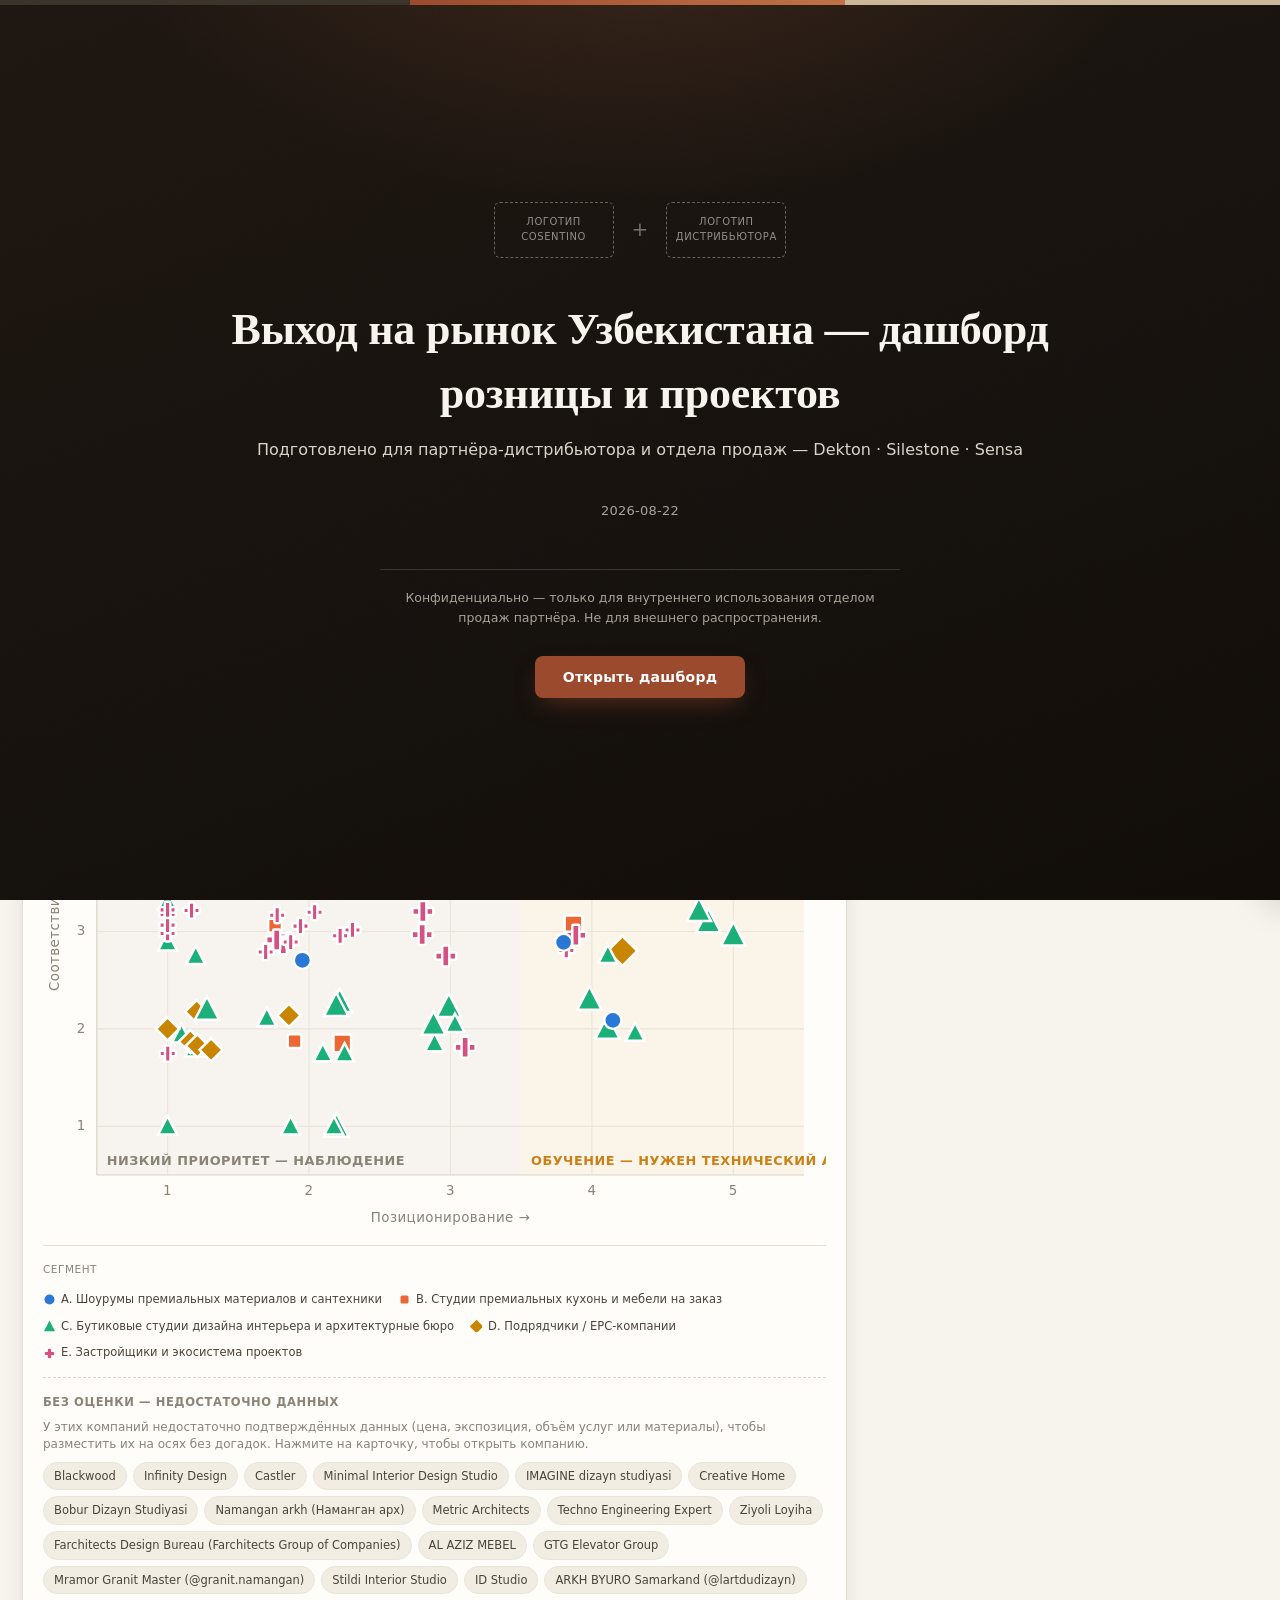
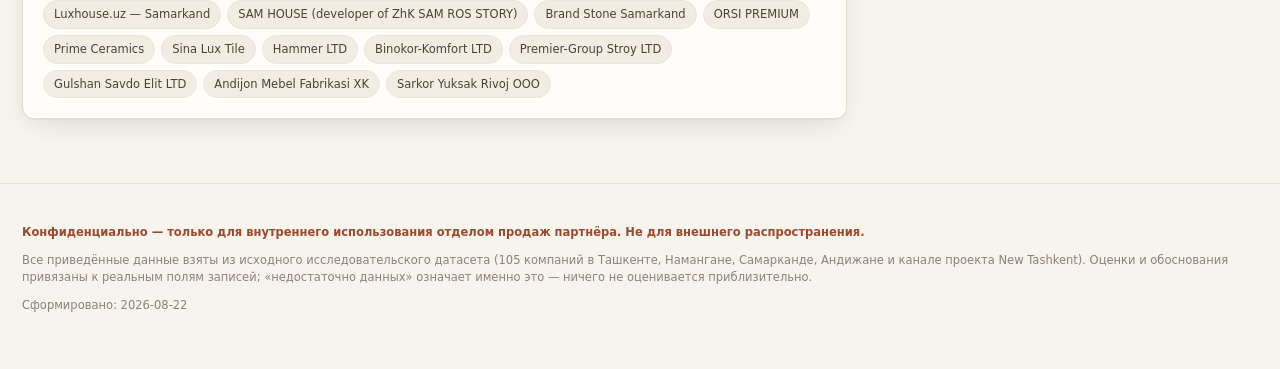
<file: dashboard_partner.html>
<!doctype html>
<html lang="ru">
<head>
<meta charset="utf-8">
<meta name="viewport" content="width=device-width, initial-scale=1">
<title>Uzbekistan Retail & Projects — Partner Dashboard</title>
<style>
:root{
  --stone-950:#18130f; --stone-900:#241b15; --stone-700:#4a4438; --stone-500:#8a8377; --stone-400:#a9a297;
  --stone-300:#d9d4c7; --stone-200:#eae6db; --stone-150:#f1ede3; --stone-100:#f7f4ee;
  --paper:#fffdfa; --brand:#9c4a2e; --brand-dark:#7c3a22; --brand-light:#c17148; --brand-ink:#ffffff; --brand-wash:#f3e4dc;
  --seg-a:#2a78d6; --seg-b:#eb6834; --seg-c:#1baf7a; --seg-d:#c98500; --seg-e:#d55181;
  --q-p1:#1a7d1a; --q-educate:#c98016; --q-develop:#4a3aa7; --q-low:#8a8377; --q-unsc:#b8b2a3;
  --line:#e4dfd0; --line-soft:#ece7d9;
  --shadow-sm:0 1px 2px rgba(24,19,15,.05);
  --shadow:0 1px 2px rgba(24,19,15,.04), 0 10px 28px -8px rgba(24,19,15,.13);
  --shadow-lift:0 6px 14px rgba(24,19,15,.09), 0 22px 44px -14px rgba(24,19,15,.24);
  --radius:12px; --radius-sm:8px;
  --font:system-ui,-apple-system,"Segoe UI",Roboto,Arial,sans-serif;
  --font-display:"Iowan Old Style","Palatino Linotype",Palatino,Georgia,"Times New Roman",serif;
  --grain:url("[data-uri]");
}
*{box-sizing:border-box}
html,body{margin:0;padding:0}
body{
  font-family:var(--font); color:var(--stone-950);
  background-color:var(--stone-100);
  background-image:
    radial-gradient(1100px 560px at 102% -10%, var(--brand-wash) 0%, transparent 55%),
    radial-gradient(900px 520px at -8% 14%, rgba(138,131,119,.15) 0%, transparent 60%),
    var(--grain);
  background-repeat:no-repeat, no-repeat, repeat;
  background-attachment:fixed, fixed, fixed;
  -webkit-font-smoothing:antialiased; line-height:1.45;
}
::selection{background:var(--brand-wash)}
a{color:var(--brand)}
button{font-family:inherit}
.hidden{display:none !important}
.mono-num{font-variant-numeric:tabular-nums}
a:focus-visible, button:focus-visible, select:focus-visible, input:focus-visible{outline:2px solid var(--brand); outline-offset:2px}
::-webkit-scrollbar{width:11px; height:11px}
::-webkit-scrollbar-track{background:var(--stone-100)}
::-webkit-scrollbar-thumb{background:var(--stone-300); border-radius:20px; border:3px solid var(--stone-100)}
::-webkit-scrollbar-thumb:hover{background:var(--stone-400)}

/* ---------- cover (partner) ---------- */
#cover{
  position:fixed; inset:0; z-index:60;
  background:
    radial-gradient(900px 520px at 50% -12%, rgba(193,113,72,.2), transparent 60%),
    var(--grain),
    linear-gradient(160deg, #201812 0%, var(--stone-950) 55%, #120d09 100%);
  background-repeat:no-repeat, repeat, no-repeat;
  color:var(--stone-100); display:flex; flex-direction:column; align-items:center;
  justify-content:center; text-align:center; padding:32px;
}
#cover::before{
  content:''; position:absolute; top:0; left:0; right:0; height:5px;
  background:linear-gradient(90deg, #3b342a 0%, #3b342a 32%, var(--brand) 32%, var(--brand-light) 66%, #cbb89a 66%, #cbb89a 100%);
}
#cover .brandmark{display:flex; gap:18px; align-items:center; margin-bottom:40px}
#cover .logo-slot{
  width:120px; height:56px; border:1px dashed rgba(245,242,238,.35); border-radius:6px;
  display:flex; align-items:center; justify-content:center; font-size:10px;
  letter-spacing:.06em; text-transform:uppercase; color:rgba(245,242,238,.55);
}
#cover .plus{color:rgba(245,242,238,.4); font-size:20px}
#cover h1{font-family:var(--font-display); font-weight:600; font-size:clamp(28px,4vw,44px); margin:0 0 12px; letter-spacing:-.005em; max-width:820px}
#cover .subtitle{font-size:16px; color:var(--stone-300); margin:0 0 28px}
#cover .meta{font-size:13px; color:var(--stone-400); margin-bottom:36px; letter-spacing:.02em}
#cover .confidential{
  max-width:520px; font-size:12.5px; color:var(--stone-400); border-top:1px solid rgba(245,242,238,.15);
  padding-top:18px; margin-bottom:28px; line-height:1.6;
}
#cover button{
  background:var(--brand); color:#fff; border:none; padding:13px 28px; border-radius:8px;
  font-size:14px; font-weight:700; letter-spacing:.02em; cursor:pointer;
  box-shadow:0 10px 24px -8px rgba(156,74,46,.55);
  transition:background .15s, transform .15s;
}
#cover button:hover{background:var(--brand-dark); transform:translateY(-1px)}

/* ---------- top chrome ---------- */
#topbar{
  position:sticky; top:0; z-index:40; color:#fff;
  background:
    linear-gradient(180deg, rgba(255,255,255,.04), rgba(255,255,255,0) 45%),
    linear-gradient(115deg, var(--stone-950) 0%, #241c15 65%, #2c2117 100%);
  padding:15px 22px 13px; display:flex; align-items:center; justify-content:space-between; gap:16px;
  box-shadow:0 1px 0 rgba(0,0,0,.35);
}
#topbar::after{
  content:''; position:absolute; left:0; right:0; bottom:0; height:4px;
  background:linear-gradient(90deg, #4a4438 0%, #4a4438 33%, var(--brand) 33%, var(--brand-light) 66%, #cbb89a 66%, #cbb89a 100%);
}
#topbar .brand-eyebrow{font-size:10.5px; letter-spacing:.12em; text-transform:uppercase; color:var(--brand-light); margin:0 0 3px; font-weight:700}
#topbar h1{font-family:var(--font-display); font-size:19px; font-weight:600; margin:0; letter-spacing:-.005em}
#topbar .pagesubtitle{font-size:11.5px; color:var(--stone-300); margin:5px 0 0; max-width:560px}
#topbar .modebadge{
  font-size:10px; letter-spacing:.08em; text-transform:uppercase; padding:3px 8px; border-radius:20px;
  border:1px solid rgba(245,242,238,.25); color:var(--stone-300); margin-left:10px;
}
#langtoggle{display:flex; gap:2px; background:rgba(245,242,238,.1); border-radius:8px; padding:2px}
#langtoggle button{
  border:none; background:transparent; color:var(--stone-300); padding:6px 12px; border-radius:6px;
  font-size:12.5px; font-weight:700; cursor:pointer; letter-spacing:.02em;
}
#langtoggle button.active{background:#fff; color:var(--stone-950)}

/* ---------- KPI strip ---------- */
#kpistrip{display:flex; gap:14px; flex-wrap:wrap; padding:18px 22px 4px; max-width:1360px; margin:0 auto}
.kpi{
  flex:1 1 160px; background:var(--paper); border:1px solid var(--line); border-radius:var(--radius);
  padding:15px 18px 15px 20px; box-shadow:var(--shadow-sm); position:relative; overflow:hidden;
}
.kpi::before{content:''; position:absolute; left:0; top:0; bottom:0; width:3px; background:var(--brand)}
.kpi:nth-child(2)::before{background:var(--seg-c)}
.kpi:nth-child(3)::before{background:var(--q-p1)}
.kpi:nth-child(4)::before{background:var(--seg-a)}
.kpi .label{font-size:10.5px; letter-spacing:.08em; text-transform:uppercase; color:var(--stone-500); margin:0 0 6px; font-weight:600}
.kpi .value{font-family:var(--font-display); font-size:27px; font-weight:600; letter-spacing:-.01em}

/* ---------- filter bar ---------- */
#filterbar{
  position:sticky; top:var(--topbar-h,62px); z-index:30; background:var(--stone-150);
  border-bottom:1px solid var(--line); border-top:1px solid var(--line-soft);
  padding:13px 22px; display:flex; gap:16px; flex-wrap:wrap; align-items:flex-end;
}
#filterbar .fgroup{display:flex; flex-direction:column; gap:4px}
#filterbar label{font-size:9.5px; letter-spacing:.06em; text-transform:uppercase; color:var(--stone-500); font-weight:700}
#filterbar select,#filterbar input[type=number]{
  font-family:inherit; font-size:12.5px; padding:7px 26px 7px 10px; border:1px solid var(--stone-300);
  border-radius:var(--radius-sm); background-color:var(--paper); color:var(--stone-950); min-width:120px;
  appearance:none; -webkit-appearance:none; transition:border-color .12s, box-shadow .12s;
}
#filterbar select{
  background-image:url("data:image/svg+xml;utf8,<svg xmlns='http://www.w3.org/2000/svg' width='10' height='6'><path d='M0 0L5 6L10 0Z' fill='%238a8377'/></svg>");
  background-repeat:no-repeat; background-position:right 10px center; background-size:9px 6px;
}
#filterbar input[type=number]{padding:7px 8px; min-width:0}
#filterbar select:hover,#filterbar input[type=number]:hover{border-color:var(--stone-400)}
#filterbar select:focus,#filterbar input[type=number]:focus{outline:none; border-color:var(--brand); box-shadow:0 0 0 3px var(--brand-wash)}
#filterbar .range-inputs{display:flex; gap:5px; align-items:center; font-size:12px; color:var(--stone-500)}
#filterbar .range-inputs input{width:46px; min-width:46px; text-align:center}
#resetfilters{
  font-size:12px; font-weight:700; color:var(--brand); background:none; border:none; cursor:pointer;
  padding:8px 6px; align-self:flex-end;
}
#resetfilters:hover{text-decoration:underline}
#filtercount{font-size:11.5px; color:var(--stone-500); align-self:flex-end; padding-bottom:8px; white-space:nowrap}
#exportcsv{
  margin-left:auto; align-self:flex-end; display:inline-flex; align-items:center; gap:8px;
  background:var(--brand); color:#fff; border:none; padding:9px 16px; border-radius:var(--radius-sm);
  font-size:12.8px; font-weight:700; letter-spacing:.01em; cursor:pointer; white-space:nowrap;
  box-shadow:0 6px 16px -6px rgba(156,74,46,.6); transition:background .15s, transform .15s;
}
#exportcsv:hover{background:var(--brand-dark); transform:translateY(-1px)}
#exportcsv::before{content:'\2193'; font-weight:800}

/* ---------- tabs ---------- */
#tabs{display:flex; gap:4px; padding:0 22px; background:var(--paper); border-bottom:1px solid var(--line); overflow-x:auto}
#tabs button{
  border:none; background:none; padding:13px 16px; font-size:13px; font-weight:600; color:var(--stone-500);
  cursor:pointer; border-bottom:2px solid transparent; white-space:nowrap; transition:color .12s;
}
#tabs button:hover{color:var(--stone-700)}
#tabs button.active{color:var(--stone-950); border-bottom-color:var(--brand); font-weight:700}

/* ---------- content ---------- */
#content{padding:26px 22px 64px; max-width:1360px; margin:0 auto}
.panel{display:none}
.panel.active{display:block; animation:fadeIn .18s ease}
@keyframes fadeIn{from{opacity:0; transform:translateY(3px)} to{opacity:1; transform:none}}
.section-head{margin:0 0 18px}
.section-head h2{font-family:var(--font-display); font-size:21px; font-weight:600; margin:0 0 5px; letter-spacing:-.005em}
.section-head p{font-size:13px; color:var(--stone-700); margin:0; max-width:760px}

/* ---------- cards / grid ---------- */
.card{background:var(--paper); border:1px solid var(--line); border-radius:var(--radius); box-shadow:var(--shadow)}
.grid-2{display:grid; grid-template-columns:minmax(0,2.1fr) minmax(280px,1fr); gap:18px; align-items:start}
@media (max-width:900px){.grid-2{grid-template-columns:1fr}}

/* ---------- scatter map ---------- */
#mapcard{padding:20px}
#mapsvgwrap{position:relative}
svg#scatter{width:100%; height:auto; display:block}
.axis-label{font-size:11px; fill:var(--stone-500); letter-spacing:.03em}
.quad-label{font-size:10.5px; font-weight:700; letter-spacing:.04em; text-transform:uppercase}
.gridline{stroke:var(--stone-200); stroke-width:1}
.axisline{stroke:var(--stone-300); stroke-width:1}
.dot{cursor:pointer; stroke:#fff; stroke-width:2}
.dot:hover, .dot.hovered{filter:brightness(0.85)}
.hit{fill:transparent; cursor:pointer}
#tooltip{
  position:absolute; pointer-events:none; background:var(--stone-950); color:#fff; font-size:12px;
  padding:10px 12px; border-radius:9px; max-width:240px; box-shadow:var(--shadow-lift); z-index:50; opacity:0;
  transition:opacity .08s;
}
#tooltip.show{opacity:1}
#tooltip .tt-name{font-family:var(--font-display); font-weight:600; font-size:13px; margin-bottom:4px}
#tooltip .tt-row{color:var(--stone-300); font-size:11.3px}

.legend{display:flex; flex-wrap:wrap; gap:10px 16px; margin-top:16px; padding-top:16px; border-top:1px solid var(--line)}
.legend-item{display:flex; align-items:center; gap:6px; font-size:11.5px; color:var(--stone-700)}
.legend-swatch{width:12px; height:12px; flex:none}

.unscored-strip{margin-top:16px; padding-top:16px; border-top:1px dashed var(--stone-300)}
.unscored-strip h4{font-size:11.5px; text-transform:uppercase; letter-spacing:.05em; color:var(--stone-500); margin:0 0 8px; font-weight:700}
.chip-row{display:flex; flex-wrap:wrap; gap:6px}
.chip{
  font-size:11.5px; padding:5px 10px; border-radius:20px; background:var(--stone-150); color:var(--stone-700);
  cursor:pointer; border:1px solid var(--stone-200); transition:background .12s, transform .12s;
}
.chip:hover{background:var(--stone-200); transform:translateY(-1px)}

/* ---------- detail drawer ---------- */
#drawer{
  position:fixed; top:0; right:0; height:100%; width:min(440px,92vw); background:var(--paper);
  box-shadow:-12px 0 36px rgba(24,19,15,.22); transform:translateX(100%); transition:transform .2s ease;
  z-index:55; overflow-y:auto; padding:26px;
}
#drawer.open{transform:translateX(0)}
#drawerbg{position:fixed; inset:0; background:rgba(24,19,15,.32); z-index:54; opacity:0; pointer-events:none; transition:opacity .2s}
#drawerbg.open{opacity:1; pointer-events:auto}
#drawer .dclose{position:absolute; top:18px; right:18px; border:none; background:var(--stone-150); width:32px; height:32px; border-radius:50%; font-size:16px; cursor:pointer; color:var(--stone-700); transition:background .12s}
#drawer .dclose:hover{background:var(--stone-200)}
#drawer .dname{font-family:var(--font-display); font-size:20px; font-weight:600; margin:0 30px 4px 0; letter-spacing:-.005em}
#drawer .dmeta{font-size:12.5px; color:var(--stone-500); margin-bottom:18px}
#drawer .dsection{margin-bottom:16px; padding-bottom:16px; border-bottom:1px solid var(--line)}
#drawer .dsection:last-child{border-bottom:none}
#drawer .dlabel{font-size:10px; letter-spacing:.06em; text-transform:uppercase; color:var(--stone-500); margin:0 0 4px; font-weight:700}
#drawer .dval{font-size:13.5px; color:var(--stone-950)}
#drawer .dscorepair{display:flex; gap:10px}
#drawer .dscorebox{flex:1; background:var(--stone-100); border:1px solid var(--line-soft); border-radius:var(--radius-sm); padding:11px}
#drawer .dscorebox .num{font-family:var(--font-display); font-size:23px; font-weight:600}
.badge{display:inline-block; font-size:10.5px; font-weight:700; letter-spacing:.03em; padding:4px 10px; border-radius:20px; color:#fff}

/* ---------- city / segment views ---------- */
.city-grid,.seg-grid{display:grid; grid-template-columns:repeat(auto-fill,minmax(270px,1fr)); gap:16px}
.city-card,.seg-card{padding:18px; cursor:pointer; transition:box-shadow .15s, transform .15s}
.city-card:hover,.seg-card:hover{box-shadow:var(--shadow-lift); transform:translateY(-2px)}
.city-card h3,.seg-card h3{font-family:var(--font-display); font-size:16px; margin:0 0 2px; font-weight:600}
.city-card .n,.seg-card .n{font-family:var(--font-display); font-size:26px; font-weight:600; color:var(--brand)}
.bar-row{display:flex; align-items:center; gap:8px; margin-top:7px; font-size:11.5px}
.bar-row .barlabel{width:82px; flex:none; color:var(--stone-500); white-space:nowrap; overflow:hidden; text-overflow:ellipsis}
.bar-track{flex:1; height:7px; background:var(--stone-150); border-radius:4px; overflow:hidden}
.bar-fill{height:100%; border-radius:4px}

/* ---------- competitive ---------- */
.comp-table{width:100%; border-collapse:collapse; font-size:13px}
.comp-table th{text-align:left; font-size:10.5px; text-transform:uppercase; letter-spacing:.05em; color:var(--stone-500); padding:10px 12px; border-bottom:1px solid var(--line); font-weight:700}
.comp-table td{padding:10px 12px; border-bottom:1px solid var(--stone-150)}
.comp-table tr:hover td{background:var(--stone-100)}

/* ---------- action plan table ---------- */
#actiontable-wrap{overflow-x:auto}
table#actiontable{width:100%; border-collapse:collapse; font-size:12.8px; min-width:980px}
table#actiontable th{
  text-align:left; font-size:10.3px; text-transform:uppercase; letter-spacing:.04em; color:var(--stone-500);
  padding:11px 12px; border-bottom:1px solid var(--line); cursor:pointer; white-space:nowrap; user-select:none;
  position:sticky; top:0; background:var(--paper); font-weight:700;
}
table#actiontable th:hover{color:var(--stone-950)}
table#actiontable th .arrow{font-size:9px; margin-left:2px; opacity:.5}
table#actiontable td{padding:10px 12px; border-bottom:1px solid var(--stone-150); vertical-align:top}
table#actiontable tr:hover td{background:var(--stone-100)}
.actiontext{max-width:340px; font-size:12.3px; color:var(--stone-700)}
.toolrow{display:flex; justify-content:flex-end; align-items:center; margin-bottom:12px; gap:10px; flex-wrap:wrap}
#tablecount{font-size:12px; color:var(--stone-500)}

/* ---------- footer ---------- */
#pagefoot{padding:28px 22px 44px; max-width:1360px; margin:0 auto; font-size:11.5px; color:var(--stone-500); border-top:1px solid var(--line)}
#pagefoot .confid{color:var(--brand); font-weight:700; margin-bottom:6px}

@media (max-width:860px){
  /* a multi-row filter bar must not stay pinned to the top while scrolling on a phone */
  #filterbar{position:static; top:auto}
}
@media (max-width:640px){
  #topbar{padding:13px 14px 12px} #filterbar{padding:12px 14px} #content{padding:18px 14px 50px}
  #kpistrip{padding:14px 14px 2px}
  .grid-2{gap:12px}
  #filterbar .fgroup{width:100%}
  #filterbar select{width:100%}
  #filterbar select,#filterbar input[type=number],#resetfilters,#tabs button{min-height:40px}
  #exportcsv{margin-left:0; width:100%; justify-content:center; min-height:44px}
  #resetfilters,#filtercount{align-self:flex-start; padding-bottom:0}
  #drawer{padding:22px 18px}
  table#actiontable td, table#actiontable th{padding:10px 8px}
}
@media (hover:none) and (pointer:coarse){
  .chip{padding:7px 12px}
  #tabs button{padding:14px 16px}
}
@media (prefers-reduced-motion:reduce){
  .panel.active{animation:none}
  *{transition-duration:.001ms !important; scroll-behavior:auto !important}
}
</style>
</head>
<body>

<div id="tooltip"></div>

<div id="cover">
  <div class="brandmark">
    <div class="logo-slot" data-i18n="cover_logo_cosentino"></div>
    <span class="plus">+</span>
    <div class="logo-slot" data-i18n="cover_logo_partner"></div>
  </div>
  <h1 data-i18n="cover_title"></h1>
  <p class="subtitle" data-i18n="cover_subtitle"></p>
  <p class="meta" id="cover_date"></p>
  <p class="confidential" data-i18n="cover_confidential"></p>
  <button onclick="dismissCover()" data-i18n="cover_cta"></button>
</div>

<div id="drawerbg" onclick="closeDrawer()"></div>
<aside id="drawer"></aside>

<header id="topbar">
  <div>
    <p class="brand-eyebrow">Cosentino &middot; Dekton / Silestone / Sensa</p>
    <h1 id="pagetitle"></h1>
    <p class="pagesubtitle" data-i18n="page_subtitle"></p>
  </div>
  <div style="display:flex; align-items:center; gap:14px">
    <span class="modebadge" id="modebadge"></span>
    <div id="langtoggle">
      <button data-lang="en" onclick="setLang('en')">EN</button>
      <button data-lang="ru" onclick="setLang('ru')">RU</button>
    </div>
  </div>
</header>

<div id="kpistrip">
  <div class="kpi"><p class="label" data-i18n="kpi_total"></p><p class="value mono-num" id="kpi_total"></p></div>
  <div class="kpi"><p class="label" data-i18n="kpi_showroom"></p><p class="value mono-num" id="kpi_showroom"></p></div>
  <div class="kpi"><p class="label" data-i18n="kpi_priority1"></p><p class="value mono-num" id="kpi_priority1"></p></div>
  <div class="kpi"><p class="label" data-i18n="kpi_cities"></p><p class="value mono-num" id="kpi_cities"></p></div>
</div>

<div id="filterbar">
  <div class="fgroup"><label data-i18n="filter_city"></label>
    <select id="f_city" onchange="onFilterChange()"></select></div>
  <div class="fgroup"><label data-i18n="filter_typology"></label>
    <select id="f_typology" onchange="onFilterChange()"></select></div>
  <div class="fgroup"><label data-i18n="filter_segment"></label>
    <select id="f_segment" onchange="onFilterChange()"></select></div>
  <div class="fgroup"><label data-i18n="filter_quadrant"></label>
    <select id="f_quadrant" onchange="onFilterChange()"></select></div>
  <div class="fgroup"><label data-i18n="filter_brand"></label>
    <select id="f_brand" onchange="onFilterChange()"></select></div>
  <div class="fgroup"><label data-i18n="filter_x"></label>
    <div class="range-inputs">
      <input type="number" id="f_xmin" min="1" max="5" placeholder="1" onchange="onFilterChange()">–
      <input type="number" id="f_xmax" min="1" max="5" placeholder="5" onchange="onFilterChange()">
    </div></div>
  <div class="fgroup"><label data-i18n="filter_y"></label>
    <div class="range-inputs">
      <input type="number" id="f_ymin" min="1" max="5" placeholder="1" onchange="onFilterChange()">–
      <input type="number" id="f_ymax" min="1" max="5" placeholder="5" onchange="onFilterChange()">
    </div></div>
  <div class="fgroup"><label data-i18n="filter_completeness"></label>
    <div class="range-inputs">
      <input type="number" id="f_complete" min="0" max="100" step="10" placeholder="0" onchange="onFilterChange()">%
    </div></div>
  <button id="resetfilters" onclick="resetFilters()" data-i18n="filter_reset"></button>
  <span id="filtercount"></span>
  <button id="exportcsv" onclick="exportCSV()" data-i18n="action_export"></button>
</div>

<nav id="tabs">
  <button data-tab="map" onclick="setTab('map')" data-i18n="tab_map"></button>
  <button data-tab="city" onclick="setTab('city')" data-i18n="tab_city"></button>
  <button data-tab="segment" onclick="setTab('segment')" data-i18n="tab_segment"></button>
  <button data-tab="competitive" onclick="setTab('competitive')" data-i18n="tab_competitive"></button>
  <button data-tab="action" onclick="setTab('action')" data-i18n="tab_action"></button>
</nav>

<main id="content">
  <section class="panel" id="panel-map">
    <div class="section-head"><h2 data-i18n="map_title"></h2><p data-i18n="map_subtitle"></p></div>
    <div class="grid-2">
      <div class="card" id="mapcard">
        <div id="mapsvgwrap"></div>
        <div class="legend" id="maplegend"></div>
        <div class="unscored-strip">
          <h4 data-i18n="unscored_title"></h4>
          <p class="dval" style="font-size:12px;color:var(--stone-500);margin:0 0 8px" data-i18n="unscored_note"></p>
          <div class="chip-row" id="unscoredchips"></div>
        </div>
      </div>
      <div class="card" style="padding:16px">
        <p class="dlabel" data-i18n="map_howtoread"></p>
        <div id="quadrantlegend"></div>
      </div>
    </div>
  </section>

  <section class="panel" id="panel-city">
    <div class="section-head"><h2 data-i18n="city_title"></h2><p data-i18n="city_subtitle"></p></div>
    <div class="city-grid" id="citygrid"></div>
  </section>

  <section class="panel" id="panel-segment">
    <div class="section-head"><h2 data-i18n="segment_title"></h2><p data-i18n="segment_subtitle"></p></div>
    <div class="seg-grid" id="seggrid"></div>
  </section>

  <section class="panel" id="panel-competitive">
    <div class="section-head"><h2 data-i18n="comp_title"></h2><p data-i18n="comp_subtitle"></p></div>
    <div class="card" style="padding:6px 16px 16px; overflow-x:auto">
      <table class="comp-table" id="comptable"></table>
    </div>
  </section>

  <section class="panel" id="panel-action">
    <div class="section-head"><h2 data-i18n="action_title"></h2><p data-i18n="action_subtitle"></p></div>
    <div class="toolrow">
      <span id="tablecount"></span>
    </div>
    <div class="card" id="actiontable-wrap" style="padding:4px">
      <table id="actiontable"><thead id="actionhead"></thead><tbody id="actionbody"></tbody></table>
    </div>
  </section>
</main>

<footer id="pagefoot">
  <p class="confid" data-i18n="cover_confidential"></p>
  <p data-i18n="foot_note"></p>
  <p style="margin-top:4px" id="foot_generated"></p>
</footer>

<script>
const CONFIG = { mode: 'partner', defaultLang: 'ru' };
const GENERATED_DATE = '2026-08-22';

const I18N = {
en: {
  pagetitle_internal: "Uzbekistan Retail & Projects — Internal Intelligence",
  pagetitle_partner: "Uzbekistan Retail & Projects — Partner Dashboard",
  modebadge_internal: "Internal", modebadge_partner: "Partner",
  kpi_total: "Accounts in view", kpi_showroom: "Confirmed showrooms",
  kpi_priority1: "Priority 1 accounts", kpi_cities: "Cities covered",
  filter_city: "City", filter_typology: "Category", filter_segment: "Segment", filter_quadrant: "Quadrant",
  filter_brand: "Competitor brand", filter_x: "Positioning (X)", filter_y: "Fit (Y)",
  filter_completeness: "Min. data completeness", filter_reset: "Reset filters",
  opt_all: "All",
  page_subtitle: "Prospecting map for point-of-sale & project accounts — retail channel + New Tashkent projects channel.",
  tab_map: "Positioning map", tab_city: "By city", tab_segment: "By segment",
  tab_competitive: "Competitive analysis", tab_action: "Action plan",
  map_title: "Positioning map",
  map_subtitle: "X = positioning of the point of sale. Y = fit with the Dekton / Silestone / Sensa value proposition. Point size = estimated potential. Shape + color = segment. Positions are jittered slightly around each integer score for readability — exact scores are in the account detail panel.",
  map_howtoread: "How to read the quadrants",
  axis_x: "Positioning →", axis_y: "Fit →",
  unscored_title: "Not scored — insufficient data",
  unscored_note: "These accounts do not have enough confirmed data (price, exhibition, service scope or materials) to place on either axis without guessing. Click a chip to open the account.",
  city_title: "By city", city_subtitle: "Concentration of accounts and quadrant mix per city.",
  segment_title: "By segment", segment_subtitle: "Which brand-entry angle fits each segment, and why.",
  comp_title: "Competitive analysis", comp_subtitle: "Surface-material brands already present in the market, and where the real openings are.",
  comp_th_brand: "Brand / material", comp_th_tier: "Relation to Cosentino", comp_th_accounts: "Accounts", comp_th_cities: "Cities",
  tier_direct: "Direct competitor", tier_adjacent: "Adjacent category", tier_other: "Other / unclassified", tier_cosentino_ref: "Cosentino already referenced",
  action_title: "Action plan", action_subtitle: "Sortable, filterable list with the recommended next step per account. Click a column header to sort.",
  action_export: "Download CSV",
  action_th_name: "Account", action_th_city: "City", action_th_segment: "Segment",
  action_th_quadrant: "Quadrant", action_th_step: "Suggested next step", action_th_contact: "Contact",
  foot_note: "All figures shown come from the underlying research dataset (105 accounts across Tashkent, Namangan, Samarkand, Andijan and the New Tashkent project channel). Scores and justifications are anchored to real record fields; “insufficient data” means exactly that — nothing is estimated.",
  cover_logo_cosentino: "Cosentino logo", cover_logo_partner: "Distributor logo",
  cover_title: "Uzbekistan Market Entry — Retail & Projects Dashboard",
  cover_subtitle: "Prepared for the distribution partner and sales team — Dekton · Silestone · Sensa",
  cover_confidential: "Confidential — for internal use by the partner's sales organization only. Not for external distribution.",
  cover_cta: "Open dashboard",
  d_city: "City", d_address: "Address", d_segment: "Segment", d_typology: "Typology", d_channel: "Channel",
  d_brands: "Brands / materials mentioned", d_positioning: "Positioning (X)", d_fit: "Fit (Y)",
  d_quadrant: "Quadrant", d_potential: "Estimated potential", d_action: "Suggested next step",
  d_contact: "Contact", d_web: "Source / web", d_completeness: "Data completeness",
  d_positioning_why: "Why this positioning score", d_fit_why: "Why this fit score",
  show_yes: "Confirmed showroom — act now", show_uncertain: "Likely showroom — verify on-site",
  show_no: "No confirmed showroom", show_notyet: "No showroom yet (early project phase)",
  na: "—", insufficient: "Insufficient data",
  quad_p1: "Priority 1 — Engage now", quad_educate: "Educate — technical argument needed",
  quad_develop: "Develop — grow with them", quad_unscored: "Unscored — verify data",
  quad_low_internal: "Low priority", quad_low_partner: "Low priority — monitor",
},
ru: {
  pagetitle_internal: "Узбекистан — внутренняя аналитика",
  pagetitle_partner: "Узбекистан — дашборд партнёра",
  modebadge_internal: "Внутренний", modebadge_partner: "Партнёр",
  kpi_total: "Компаний в выборке", kpi_showroom: "Подтверждённые шоурумы",
  kpi_priority1: "Приоритет 1", kpi_cities: "Города охвачены",
  filter_city: "Город", filter_typology: "Категория", filter_segment: "Сегмент", filter_quadrant: "Квадрант",
  filter_brand: "Бренд-конкурент", filter_x: "Позиционирование (X)", filter_y: "Соответствие (Y)",
  filter_completeness: "Мин. полнота данных", filter_reset: "Сбросить фильтры",
  opt_all: "Все",
  page_subtitle: "Карта поиска точек продаж и проектных партнёров — розничный канал + канал проектов New Tashkent.",
  tab_map: "Карта позиционирования", tab_city: "По городам", tab_segment: "По сегментам",
  tab_competitive: "Конкурентный анализ", tab_action: "План действий",
  map_title: "Карта позиционирования",
  map_subtitle: "X — позиционирование точки продаж. Y — соответствие ценностному предложению Dekton / Silestone / Sensa. Размер точки — оценочный потенциал. Форма + цвет — сегмент. Позиции немного смещены вокруг целого балла для читаемости — точные значения в карточке компании.",
  map_howtoread: "Как читать квадранты",
  axis_x: "Позиционирование →", axis_y: "Соответствие →",
  unscored_title: "Без оценки — недостаточно данных",
  unscored_note: "У этих компаний недостаточно подтверждённых данных (цена, экспозиция, объём услуг или материалы), чтобы разместить их на осях без догадок. Нажмите на карточку, чтобы открыть компанию.",
  city_title: "По городам", city_subtitle: "Концентрация компаний и распределение по квадрантам в каждом городе.",
  segment_title: "По сегментам", segment_subtitle: "Какой угол входа по бренду подходит каждому сегменту и почему.",
  comp_title: "Конкурентный анализ", comp_subtitle: "Бренды поверхностных материалов, уже присутствующие на рынке, и где есть реальные окна.",
  comp_th_brand: "Бренд / материал", comp_th_tier: "Отношение к Cosentino", comp_th_accounts: "Компаний", comp_th_cities: "Города",
  tier_direct: "Прямой конкурент", tier_adjacent: "Смежная категория", tier_other: "Другое / не классифицировано", tier_cosentino_ref: "Cosentino уже упоминается",
  action_title: "План действий", action_subtitle: "Список с возможностью сортировки и фильтрации, с рекомендуемым следующим шагом по каждой компании. Нажмите на заголовок столбца для сортировки.",
  action_export: "Скачать CSV",
  action_th_name: "Компания", action_th_city: "Город", action_th_segment: "Сегмент",
  action_th_quadrant: "Квадрант", action_th_step: "Рекомендуемый шаг", action_th_contact: "Контакт",
  foot_note: "Все приведённые данные взяты из исходного исследовательского датасета (105 компаний в Ташкенте, Намангане, Самарканде, Андижане и канале проекта New Tashkent). Оценки и обоснования привязаны к реальным полям записей; «недостаточно данных» означает именно это — ничего не оценивается приблизительно.",
  cover_logo_cosentino: "Логотип Cosentino", cover_logo_partner: "Логотип дистрибьютора",
  cover_title: "Выход на рынок Узбекистана — дашборд розницы и проектов",
  cover_subtitle: "Подготовлено для партнёра-дистрибьютора и отдела продаж — Dekton · Silestone · Sensa",
  cover_confidential: "Конфиденциально — только для внутреннего использования отделом продаж партнёра. Не для внешнего распространения.",
  cover_cta: "Открыть дашборд",
  d_city: "Город", d_address: "Адрес", d_segment: "Сегмент", d_typology: "Типология", d_channel: "Канал",
  d_brands: "Упомянутые бренды / материалы", d_positioning: "Позиционирование (X)", d_fit: "Соответствие (Y)",
  d_quadrant: "Квадрант", d_potential: "Оценочный потенциал", d_action: "Рекомендуемый шаг",
  d_contact: "Контакт", d_web: "Источник / сайт", d_completeness: "Полнота данных",
  d_positioning_why: "Почему такая оценка позиционирования", d_fit_why: "Почему такая оценка соответствия",
  show_yes: "Подтверждённый шоурум — действовать сейчас", show_uncertain: "Вероятный шоурум — проверить на месте",
  show_no: "Подтверждённого шоурума нет", show_notyet: "Шоурума пока нет (ранняя стадия проекта)",
  na: "—", insufficient: "Недостаточно данных",
  quad_p1: "Приоритет 1 — начать контакт", quad_educate: "Обучение — нужен технический аргумент",
  quad_develop: "Развивать — расти вместе", quad_unscored: "Без оценки — проверить данные",
  quad_low_internal: "Низкий приоритет", quad_low_partner: "Низкий приоритет — наблюдение",
},
};

const DATA = [{"id":1,"name":"Lux Home Mebel","city_en":"Tashkent","city_ru":"Ташкент","address":"Tashkent, Yunusabad District","segment_en":"B. Premium Kitchen & Custom Furniture Studios","segment_ru":"B. Студии премиальных кухонь и мебели на заказ","typology_en":"Kitchen","typology_ru":"Кухни","channel_en":"Retail","channel_ru":"Розница","brands":"EGGER and Kronospan boards (European), Blum and Hettich and DTC hardware, acrylic/HPL facades, AGT MDF","brand_tier":"other","x":4,"y":3,"x_level_en":"High","x_level_ru":"Высокий","y_level_en":"Medium","y_level_ru":"Средний","x_justification_en":"Named showroom (Yunusabad District) with explicit 3-tier pricing up to Premium (30M+ UZS); scale: 15+ yrs, 500+ projects, 98% satisfaction.","x_justification_ru":"Именной шоурум (Юнусабадский район) с явной 3-уровневой ценой до «Премиум» (30 млн+ сум); масштаб: 15+ лет, 500+ проектов, 98% удовлетворённых клиентов.","y_justification_en":"Design+Install+Supply scope and Kitchen typology fit the countertop category well, but no competing premium surface brand is confirmed — furniture factory likely uses laminate/HPL tops, not slabs.","y_justification_ru":"Design+Install+Supply и типология Kitchen хорошо подходят под категорию столешниц, но конкурирующий бренд премиальной поверхности не подтверждён — фабрика мебели, вероятно, использует ламинат/HPL, а не плиты.","quadrant_en":"EDUCATE - technical argument needed","quadrant_ru":"ОБУЧЕНИЕ — нужен технический аргумент","potential_en":"High","potential_ru":"Высокий","potential_confirmed":true,"showroom_flag":"yes","action_en":"Needs technical education first: Free Dekton/Silestone/Sensa countertop display in exchange for surface-material exclusivity; introductory volume discount on first order. Free Dekton/Silestone/Sensa sample display in existing showroom.","action_ru":"Сначала нужна техническая аргументация: Бесплатная демонстрация столешниц Dekton/Silestone/Sensa в обмен на эксклюзивность по материалу поверхности; вводная скидка за объём на первый заказ. Бесплатное размещение образцов Dekton/Silestone/Sensa в существующем шоуруме.","email":"info@luxhome.uz","phone":"+998 99 805 58 58","web":"https://www.luxhomemebel.uz/ru/kitchens","completeness":100,"priority_original":true},{"id":2,"name":"Blackwood","city_en":"Tashkent","city_ru":"Ташкент","address":"Tashkent (exact address not determinable - site blocked)","segment_en":"A. Premium Materials & Bath Showrooms","segment_ru":"A. Шоурумы премиальных материалов и сантехники","typology_en":"Kitchen & Bath","typology_ru":"Кухня и ванная","channel_en":"Retail","channel_ru":"Розница","brands":"Not determinable (page inaccessible)","brand_tier":"other","x":null,"y":3,"x_level_en":null,"x_level_ru":null,"y_level_en":"Medium","y_level_ru":"Средний","x_justification_en":"no confirmed exhibition space; price_range: Not determinable.","x_justification_ru":"подтверждённой экспозиции нет; ценовой диапазон: Not determinable.","y_justification_en":"service_scope: Design+Install+Supply; materials mentioned but not classifiable as competing/adjacent surface brands.","y_justification_ru":"service_scope: Design+Install+Supply; материалы упомянуты, но не относятся к конкурирующим/смежным поверхностным брендам.","quadrant_en":"Unscored","quadrant_ru":"Без оценки","potential_en":"Medium","potential_ru":"Средний","potential_confirmed":false,"showroom_flag":"no","action_en":"Verify data before acting: Category-expansion pitch: add a Cosentino surface corner within their existing materials showroom.","action_ru":"Сначала проверить данные: Предложение расширения категории: добавить уголок поверхностей Cosentino внутри их существующего шоурума материалов.","email":null,"phone":null,"web":"https://blackwood.uz/","completeness":50,"priority_original":false},{"id":3,"name":"homed:t (h0design)","city_en":"Tashkent","city_ru":"Ташкент","address":"Tashkent, Yashnabad District, Parkentskaya Street, Building 180","segment_en":"C. Boutique Interior Design & Architecture Studios","segment_ru":"C. Бутиковые студии дизайна интерьера и архитектурные бюро","typology_en":"Interior Designer","typology_ru":"Дизайн интерьера","channel_en":"Retail","channel_ru":"Розница","brands":"Taupe/beige palettes, wooden textures; sources materials/furnishings from local market","brand_tier":"other","x":4,"y":2,"x_level_en":"High","x_level_ru":"Высокий","y_level_en":"Low","y_level_ru":"Низкий","x_justification_en":"Physical studio address with daily walk-in hours (10:00-20:00); High price tier; 10+ years experience.","x_justification_ru":"Физический адрес студии с ежедневными часами приёма (10:00-20:00); высокий ценовой диапазон; 10+ лет опыта.","y_justification_en":"Design+Build scope but no material/brand signal — this is a design studio showroom, not a materials showroom.","y_justification_ru":"Design+Build, но нет сигнала по материалам/бренду — это шоурум дизайн-студии, а не шоурум материалов.","quadrant_en":"EDUCATE - technical argument needed","quadrant_ru":"ОБУЧЕНИЕ — нужен технический аргумент","potential_en":"High","potential_ru":"Высокий","potential_confirmed":true,"showroom_flag":"yes","action_en":"Needs technical education first: Referral commission on specified volume + pocket sample kit and digital catalog access for renders/specification. Free Dekton/Silestone/Sensa sample display in existing showroom.","action_ru":"Сначала нужна техническая аргументация: Комиссия за реферальный объём + карманный набор образцов и доступ к цифровому каталогу для рендеров/спецификации. Бесплатное размещение образцов Dekton/Silestone/Sensa в существующем шоуруме.","email":null,"phone":"+998 70 197-05-49","web":"https://homedit.uz/design","completeness":88,"priority_original":false},{"id":4,"name":"Insydrium","city_en":"Tashkent","city_ru":"Ташкент","address":"Furkata Street 169A, Tashkent","segment_en":"C. Boutique Interior Design & Architecture Studios","segment_ru":"C. Бутиковые студии дизайна интерьера и архитектурные бюро","typology_en":"Hybrid","typology_ru":"Гибрид","channel_en":"Retail","channel_ru":"Розница","brands":"Not specified by brand; focuses on finishing/engineering package","brand_tier":"other","x":5,"y":3,"x_level_en":"High","x_level_ru":"Высокий","y_level_en":"Medium","y_level_ru":"Средний","x_justification_en":"Published office address + active multi-city network (Moscow/Astana/Almaty/Bali/Istanbul); 25 specialists, 10+ yrs, >95% repeat clients, notable commercial clients.","x_justification_ru":"Опубликован адрес офиса + сеть в нескольких городах (Москва/Астана/Алматы/Бали/Стамбул); 25 специалистов, 10+ лет, >95% повторных клиентов, заметные коммерческие клиенты.","y_justification_en":"Design+Build, full-cycle finishing/engineering package, but no confirmed premium surface brand handled today — value is specification reach, not existing material fit.","y_justification_ru":"Design+Build, полный цикл отделки/инжиниринга, но подтверждённого бренда премиальной поверхности сейчас нет — ценность в охвате спецификации, а не в текущем соответствии по материалу.","quadrant_en":"EDUCATE - technical argument needed","quadrant_ru":"ОБУЧЕНИЕ — нужен технический аргумент","potential_en":"High","potential_ru":"Высокий","potential_confirmed":true,"showroom_flag":"yes","action_en":"Needs technical education first: Referral commission on specified volume + pocket sample kit and digital catalog access for renders/specification. Free Dekton/Silestone/Sensa sample display in existing showroom.","action_ru":"Сначала нужна техническая аргументация: Комиссия за реферальный объём + карманный набор образцов и доступ к цифровому каталогу для рендеров/спецификации. Бесплатное размещение образцов Dekton/Silestone/Sensa в существующем шоуруме.","email":"hello@insydrium.uz","phone":"+998 55 588 85 88","web":"https://insidroom.com/","completeness":100,"priority_original":true},{"id":5,"name":"AI Studio","city_en":"Tashkent","city_ru":"Ташкент","address":"Tashkent, Mukimi 1st Lane, Building 8A","segment_en":"C. Boutique Interior Design & Architecture Studios","segment_ru":"C. Бутиковые студии дизайна интерьера и архитектурные бюро","typology_en":"Interior Designer","typology_ru":"Дизайн интерьера","channel_en":"Retail","channel_ru":"Розница","brands":"Not determinable - no specific brand names given","brand_tier":"other","x":4,"y":2,"x_level_en":"High","x_level_ru":"Высокий","y_level_en":"Low","y_level_ru":"Низкий","x_justification_en":"Office address with defined walk-in hours (Mon-Sat 9-20); High tiered pricing (LITE/PRO/VIP); 50+ projects in 2024.","x_justification_ru":"Адрес офиса с фиксированными часами приёма (пн-сб 9-20); высокая многоуровневая цена (LITE/PRO/VIP); 50+ проектов в 2024.","y_justification_en":"Design+Build scope, no materials/brand mentioned — design-only studio, no material-supply signal.","y_justification_ru":"Design+Build, бренды/материалы не упомянуты — студия только с дизайном, нет сигнала поставки материалов.","quadrant_en":"EDUCATE - technical argument needed","quadrant_ru":"ОБУЧЕНИЕ — нужен технический аргумент","potential_en":"High","potential_ru":"Высокий","potential_confirmed":true,"showroom_flag":"yes","action_en":"Needs technical education first: Referral commission on specified volume + pocket sample kit and digital catalog access for renders/specification. Free Dekton/Silestone/Sensa sample display in existing showroom.","action_ru":"Сначала нужна техническая аргументация: Комиссия за реферальный объём + карманный набор образцов и доступ к цифровому каталогу для рендеров/спецификации. Бесплатное размещение образцов Dekton/Silestone/Sensa в существующем шоуруме.","email":"aistudio.uz@gmail.com","phone":"+998 77 240-77-34","web":"https://aistudio.uz/","completeness":100,"priority_original":false},{"id":6,"name":"Nova Casa","city_en":"Tashkent","city_ru":"Ташкент","address":"Navoi 35, Tashkent (per third-party listing)","segment_en":"C. Boutique Interior Design & Architecture Studios","segment_ru":"C. Бутиковые студии дизайна интерьера и архитектурные бюро","typology_en":"Interior Designer","typology_ru":"Дизайн интерьера","channel_en":"Retail","channel_ru":"Розница","brands":null,"brand_tier":"other","x":2,"y":2,"x_level_en":"Low","x_level_ru":"Низкий","y_level_en":"Low","y_level_ru":"Низкий","x_justification_en":"no confirmed exhibition space; price_range: High.","x_justification_ru":"подтверждённой экспозиции нет; ценовой диапазон: High.","y_justification_en":"service_scope: Design+Build; materials mentioned but not classifiable as competing/adjacent surface brands.","y_justification_ru":"service_scope: Design+Build; материалы упомянуты, но не относятся к конкурирующим/смежным поверхностным брендам.","quadrant_en":"LOW PRIORITY","quadrant_ru":"НИЗКИЙ ПРИОРИТЕТ","potential_en":"Medium","potential_ru":"Средний","potential_confirmed":false,"showroom_flag":"no","action_en":"Lower priority - monitor: Referral commission on specified volume + pocket sample kit and digital catalog access for renders/specification.","action_ru":"Низкий приоритет — наблюдение: Комиссия за реферальный объём + карманный набор образцов и доступ к цифровому каталогу для рендеров/спецификации.","email":"office@novacasa.uz","phone":"+998 90 003 99 11","web":"https://luxurylifestyleawards.com/winners/top-100-interior-designers/nova-casa-luxury-interior-design-tashkent","completeness":75,"priority_original":false},{"id":7,"name":"Studia 54","city_en":"Tashkent","city_ru":"Ташкент","address":null,"segment_en":"C. Boutique Interior Design & Architecture Studios","segment_ru":"C. Бутиковые студии дизайна интерьера и архитектурные бюро","typology_en":"Hybrid","typology_ru":"Гибрид","channel_en":"Retail","channel_ru":"Розница","brands":null,"brand_tier":"other","x":1,"y":3,"x_level_en":"Low","x_level_ru":"Низкий","y_level_en":"Medium","y_level_ru":"Средний","x_justification_en":"no confirmed exhibition space; price_range: Medium (inferred).","x_justification_ru":"подтверждённой экспозиции нет; ценовой диапазон: Medium (inferred).","y_justification_en":"service_scope: Design+Build; materials mentioned but not classifiable as competing/adjacent surface brands.","y_justification_ru":"service_scope: Design+Build; материалы упомянуты, но не относятся к конкурирующим/смежным поверхностным брендам.","quadrant_en":"LOW PRIORITY","quadrant_ru":"НИЗКИЙ ПРИОРИТЕТ","potential_en":"Medium","potential_ru":"Средний","potential_confirmed":false,"showroom_flag":"no","action_en":"Lower priority - monitor: Referral commission on specified volume + pocket sample kit and digital catalog access for renders/specification.","action_ru":"Низкий приоритет — наблюдение: Комиссия за реферальный объём + карманный набор образцов и доступ к цифровому каталогу для рендеров/спецификации.","email":null,"phone":null,"web":"https://studia-54.com/en/portfolioitems/design-private-house-turnkey-tashkent","completeness":38,"priority_original":false},{"id":8,"name":"Studio Mint (Мята)","city_en":"Tashkent","city_ru":"Ташкент","address":null,"segment_en":"C. Boutique Interior Design & Architecture Studios","segment_ru":"C. Бутиковые студии дизайна интерьера и архитектурные бюро","typology_en":"Interior Designer","typology_ru":"Дизайн интерьера","channel_en":"Retail","channel_ru":"Розница","brands":null,"brand_tier":"other","x":3,"y":2,"x_level_en":"Medium","x_level_ru":"Средний","y_level_en":"Low","y_level_ru":"Низкий","x_justification_en":"no confirmed exhibition space; price_range: High; strong scale signal in messaging.","x_justification_ru":"подтверждённой экспозиции нет; ценовой диапазон: High; весомый сигнал масштаба в сообщениях.","y_justification_en":"service_scope: Design+Build; materials mentioned but not classifiable as competing/adjacent surface brands.","y_justification_ru":"service_scope: Design+Build; материалы упомянуты, но не относятся к конкурирующим/смежным поверхностным брендам.","quadrant_en":"LOW PRIORITY","quadrant_ru":"НИЗКИЙ ПРИОРИТЕТ","potential_en":"High","potential_ru":"Высокий","potential_confirmed":true,"showroom_flag":"no","action_en":"Lower priority - monitor: Referral commission on specified volume + pocket sample kit and digital catalog access for renders/specification.","action_ru":"Низкий приоритет — наблюдение: Комиссия за реферальный объём + карманный набор образцов и доступ к цифровому каталогу для рендеров/спецификации.","email":null,"phone":null,"web":"https://tashkent.studio-mint.pro/","completeness":38,"priority_original":false},{"id":9,"name":"Art Deco","city_en":"Tashkent","city_ru":"Ташкент","address":null,"segment_en":"C. Boutique Interior Design & Architecture Studios","segment_ru":"C. Бутиковые студии дизайна интерьера и архитектурные бюро","typology_en":"Interior Designer","typology_ru":"Дизайн интерьера","channel_en":"Retail","channel_ru":"Розница","brands":null,"brand_tier":"other","x":1,"y":2,"x_level_en":"Low","x_level_ru":"Низкий","y_level_en":"Low","y_level_ru":"Низкий","x_justification_en":"no confirmed exhibition space; price_range: Medium (inferred).","x_justification_ru":"подтверждённой экспозиции нет; ценовой диапазон: Medium (inferred).","y_justification_en":"service_scope: Design+Build; materials mentioned but not classifiable as competing/adjacent surface brands.","y_justification_ru":"service_scope: Design+Build; материалы упомянуты, но не относятся к конкурирующим/смежным поверхностным брендам.","quadrant_en":"LOW PRIORITY","quadrant_ru":"НИЗКИЙ ПРИОРИТЕТ","potential_en":"Medium","potential_ru":"Средний","potential_confirmed":false,"showroom_flag":"no","action_en":"Lower priority - monitor: Referral commission on specified volume + pocket sample kit and digital catalog access for renders/specification.","action_ru":"Низкий приоритет — наблюдение: Комиссия за реферальный объём + карманный набор образцов и доступ к цифровому каталогу для рендеров/спецификации.","email":null,"phone":null,"web":"https://artdeco.uz/","completeness":38,"priority_original":false},{"id":10,"name":"ARIA-Project","city_en":"Tashkent","city_ru":"Ташкент","address":"Tashkent, Shaykhontour District, A. Navoi St., 22","segment_en":"C. Boutique Interior Design & Architecture Studios","segment_ru":"C. Бутиковые студии дизайна интерьера и архитектурные бюро","typology_en":"Architecture Studio","typology_ru":"Архитектурное бюро","channel_en":"Retail","channel_ru":"Розница","brands":null,"brand_tier":"other","x":2,"y":1,"x_level_en":"Low","x_level_ru":"Низкий","y_level_en":"Low","y_level_ru":"Низкий","x_justification_en":"no confirmed exhibition space; price_range: Medium (inferred); strong scale signal in messaging.","x_justification_ru":"подтверждённой экспозиции нет; ценовой диапазон: Medium (inferred); весомый сигнал масштаба в сообщениях.","y_justification_en":"service_scope: Design only; materials mentioned but not classifiable as competing/adjacent surface brands.","y_justification_ru":"service_scope: Design only; материалы упомянуты, но не относятся к конкурирующим/смежным поверхностным брендам.","quadrant_en":"LOW PRIORITY","quadrant_ru":"НИЗКИЙ ПРИОРИТЕТ","potential_en":"High","potential_ru":"Высокий","potential_confirmed":true,"showroom_flag":"no","action_en":"Lower priority - monitor: Preferred technical-specification agreement, with technical support and client-facing samples for proposals.","action_ru":"Низкий приоритет — наблюдение: Соглашение о предпочтительной технической спецификации, с технической поддержкой и образцами для клиентских предложений.","email":"aria-proekt@mail.ru","phone":"+998 90 712-79-52","web":"https://aria.uz/","completeness":75,"priority_original":false},{"id":11,"name":"Bloom Arch","city_en":"Tashkent","city_ru":"Ташкент","address":"Maqtumquli 93/2, Tashkent, Uzbekistan 100000","segment_en":"C. Boutique Interior Design & Architecture Studios","segment_ru":"C. Бутиковые студии дизайна интерьера и архитектурные бюро","typology_en":"Architecture Studio","typology_ru":"Архитектурное бюро","channel_en":"Retail","channel_ru":"Розница","brands":null,"brand_tier":"other","x":1,"y":2,"x_level_en":"Low","x_level_ru":"Низкий","y_level_en":"Low","y_level_ru":"Низкий","x_justification_en":"no confirmed exhibition space; price_range: Medium (inferred).","x_justification_ru":"подтверждённой экспозиции нет; ценовой диапазон: Medium (inferred).","y_justification_en":"service_scope: Design+Build; materials mentioned but not classifiable as competing/adjacent surface brands.","y_justification_ru":"service_scope: Design+Build; материалы упомянуты, но не относятся к конкурирующим/смежным поверхностным брендам.","quadrant_en":"LOW PRIORITY","quadrant_ru":"НИЗКИЙ ПРИОРИТЕТ","potential_en":"Medium","potential_ru":"Средний","potential_confirmed":false,"showroom_flag":"no","action_en":"Lower priority - monitor: Preferred technical-specification agreement, with technical support and client-facing samples for proposals.","action_ru":"Низкий приоритет — наблюдение: Соглашение о предпочтительной технической спецификации, с технической поддержкой и образцами для клиентских предложений.","email":"info@bloomarch.uz","phone":"+998 88 022 78 33","web":"https://bloomarch.uz/","completeness":88,"priority_original":false},{"id":12,"name":"NeoStyle","city_en":"Tashkent","city_ru":"Ташкент","address":null,"segment_en":"C. Boutique Interior Design & Architecture Studios","segment_ru":"C. Бутиковые студии дизайна интерьера и архитектурные бюро","typology_en":"Hybrid","typology_ru":"Гибрид","channel_en":"Retail","channel_ru":"Розница","brands":null,"brand_tier":"other","x":1,"y":3,"x_level_en":"Low","x_level_ru":"Низкий","y_level_en":"Medium","y_level_ru":"Средний","x_justification_en":"no confirmed exhibition space; price_range: Medium (inferred).","x_justification_ru":"подтверждённой экспозиции нет; ценовой диапазон: Medium (inferred).","y_justification_en":"service_scope: Design+Build; materials mentioned but not classifiable as competing/adjacent surface brands.","y_justification_ru":"service_scope: Design+Build; материалы упомянуты, но не относятся к конкурирующим/смежным поверхностным брендам.","quadrant_en":"LOW PRIORITY","quadrant_ru":"НИЗКИЙ ПРИОРИТЕТ","potential_en":"Medium","potential_ru":"Средний","potential_confirmed":false,"showroom_flag":"no","action_en":"Lower priority - monitor: Referral commission on specified volume + pocket sample kit and digital catalog access for renders/specification.","action_ru":"Низкий приоритет — наблюдение: Комиссия за реферальный объём + карманный набор образцов и доступ к цифровому каталогу для рендеров/спецификации.","email":null,"phone":null,"web":"https://www.neostyle.uz/uslugi/architektura","completeness":38,"priority_original":false},{"id":13,"name":"Premium Stroy","city_en":"Tashkent","city_ru":"Ташкент","address":"Tashkent, Yakkasaray District, Babura Street 21A","segment_en":"D. Contractors / EPC Firms","segment_ru":"D. Подрядчики / EPC-компании","typology_en":"Contractor","typology_ru":"Подрядчик","channel_en":"Retail","channel_ru":"Розница","brands":"Partners with major international furniture manufacturers (unnamed)","brand_tier":"other","x":4,"y":3,"x_level_en":"High","x_level_ru":"Высокий","y_level_en":"Medium","y_level_ru":"Средний","x_justification_en":"Office address with daily hours (09:00-22:00); High price positioning explicit in name/messaging.","x_justification_ru":"Адрес офиса с ежедневными часами (09:00-22:00); явное премиальное позиционирование в названии/сообщениях.","y_justification_en":"Contractor with Design+Build scope — can bundle countertop/cladding packages into turnkey renovation contracts.","y_justification_ru":"Подрядчик с Design+Build — может включать пакеты столешниц/облицовки в контракты ремонта под ключ.","quadrant_en":"EDUCATE - technical argument needed","quadrant_ru":"ОБУЧЕНИЕ — нужен технический аргумент","potential_en":"High","potential_ru":"Высокий","potential_confirmed":true,"showroom_flag":"yes","action_en":"Needs technical education first: Volume/project-based pricing for countertop and cladding packages, with project-stage payment terms. Free Dekton/Silestone/Sensa sample display in existing showroom.","action_ru":"Сначала нужна техническая аргументация: Проектное/объёмное ценообразование на пакеты столешниц и облицовки с условиями оплаты по этапам проекта. Бесплатное размещение образцов Dekton/Silestone/Sensa в существующем шоуруме.","email":"premiumstroyuz@yandex.ru","phone":"+998 99 774 42 39","web":"https://premiumstroy.uz/about","completeness":100,"priority_original":true},{"id":14,"name":"Elite Remont","city_en":"Tashkent","city_ru":"Ташкент","address":null,"segment_en":"D. Contractors / EPC Firms","segment_ru":"D. Подрядчики / EPC-компании","typology_en":"Contractor","typology_ru":"Подрядчик","channel_en":"Retail","channel_ru":"Розница","brands":null,"brand_tier":"other","x":2,"y":2,"x_level_en":"Low","x_level_ru":"Низкий","y_level_en":"Low","y_level_ru":"Низкий","x_justification_en":"no confirmed exhibition space; price_range: High.","x_justification_ru":"подтверждённой экспозиции нет; ценовой диапазон: High.","y_justification_en":"service_scope: Design+Build; materials mentioned but not classifiable as competing/adjacent surface brands.","y_justification_ru":"service_scope: Design+Build; материалы упомянуты, но не относятся к конкурирующим/смежным поверхностным брендам.","quadrant_en":"LOW PRIORITY","quadrant_ru":"НИЗКИЙ ПРИОРИТЕТ","potential_en":"Medium","potential_ru":"Средний","potential_confirmed":false,"showroom_flag":"no","action_en":"Lower priority - monitor: Volume/project-based pricing for countertop and cladding packages, with project-stage payment terms.","action_ru":"Низкий приоритет — наблюдение: Проектное/объёмное ценообразование на пакеты столешниц и облицовки с условиями оплаты по этапам проекта.","email":null,"phone":null,"web":"https://elite-remont.uz/","completeness":38,"priority_original":false},{"id":15,"name":"Azen Group","city_en":"Tashkent","city_ru":"Ташкент","address":"Not determinable (operates in Tashkent and Samarkand)","segment_en":"D. Contractors / EPC Firms","segment_ru":"D. Подрядчики / EPC-компании","typology_en":"Contractor","typology_ru":"Подрядчик","channel_en":"Retail","channel_ru":"Розница","brands":null,"brand_tier":"other","x":1,"y":2,"x_level_en":"Low","x_level_ru":"Низкий","y_level_en":"Low","y_level_ru":"Низкий","x_justification_en":"no confirmed exhibition space; price_range: Medium (inferred).","x_justification_ru":"подтверждённой экспозиции нет; ценовой диапазон: Medium (inferred).","y_justification_en":"service_scope: Design+Build; materials mentioned but not classifiable as competing/adjacent surface brands.","y_justification_ru":"service_scope: Design+Build; материалы упомянуты, но не относятся к конкурирующим/смежным поверхностным брендам.","quadrant_en":"LOW PRIORITY","quadrant_ru":"НИЗКИЙ ПРИОРИТЕТ","potential_en":"Medium","potential_ru":"Средний","potential_confirmed":false,"showroom_flag":"no","action_en":"Lower priority - monitor: Volume/project-based pricing for countertop and cladding packages, with project-stage payment terms.","action_ru":"Низкий приоритет — наблюдение: Проектное/объёмное ценообразование на пакеты столешниц и облицовки с условиями оплаты по этапам проекта.","email":null,"phone":null,"web":"https://azen-group.uz/","completeness":50,"priority_original":false},{"id":16,"name":"NRG","city_en":"Tashkent","city_ru":"Ташкент","address":"Tashkent (multiple project sites incl. Yunusabad, Mirzo-Ulugbek)","segment_en":"E. Developers & Project Ecosystem","segment_ru":"E. Застройщики и экосистема проектов","typology_en":"Developer","typology_ru":"Застройщик (девелопер)","channel_en":"Retail","channel_ru":"Розница","brands":"Smart-home technology integration","brand_tier":"other","x":4,"y":3,"x_level_en":"High","x_level_ru":"Высокий","y_level_en":"Medium","y_level_ru":"Средний","x_justification_en":"No single confirmed showroom address, but disclosed company-wide scale (188,430 sqm built, 225 staff, 9 active projects) substitutes credibly; explicit High/Premium tier.","x_justification_ru":"Нет единого подтверждённого адреса шоурума, но заявленный масштаб компании (188 430 кв. м построено, 225 сотрудников, 9 активных проектов) достоверно замещает его; явный высокий/премиальный уровень.","y_justification_en":"Design+Build+Develop across a 9-project pipeline = real specification volume potential, but materials signal (smart-home tech) is not surface-specific.","y_justification_ru":"Design+Build+Develop по портфелю из 9 проектов = реальный потенциальный объём спецификации, но сигнал по материалам (умный дом) не относится к поверхностям.","quadrant_en":"EDUCATE - technical argument needed","quadrant_ru":"ОБУЧЕНИЕ — нужен технический аргумент","potential_en":"High","potential_ru":"Высокий","potential_confirmed":true,"showroom_flag":"uncertain","action_en":"Needs technical education first: Framework supply agreement for show-flats/model units, with an option to scale to full-phase supply if commercially well received. Likely showroom - verify on-site before proposing sample placement.","action_ru":"Сначала нужна техническая аргументация: Рамочное соглашение о поставке для демонстрационных квартир/пилотных юнитов с опцией масштабирования на всю фазу при успешном коммерческом приёме. Вероятный шоурум — проверить на месте перед предложением размещения образцов.","email":null,"phone":"1060 (short number)","web":"https://realting.uz/developers/nrg","completeness":75,"priority_original":false},{"id":17,"name":"Golden House Development (INFINITY Club House)","city_en":"Tashkent","city_ru":"Ташкент","address":"Yashnabad District, 5th lane of Sadyk Azimov, \"Infinity\" business center, Tashkent","segment_en":"E. Developers & Project Ecosystem","segment_ru":"E. Застройщики и экосистема проектов","typology_en":"Developer","typology_ru":"Застройщик (девелопер)","channel_en":"Retail","channel_ru":"Розница","brands":"Natural finishing materials in common areas; architectural design by Benoy and Chapman & Taylor (international design firms)","brand_tier":"other","x":5,"y":4,"x_level_en":"High","x_level_ru":"Высокий","y_level_en":"High","y_level_ru":"Высокий","x_justification_en":"Dedicated sales office (daily hours) functions as project showroom; High/luxury positioning, only 35 exclusive units, international architects (Benoy, Chapman & Taylor).","x_justification_ru":"Выделенный офис продаж (ежедневные часы) функционирует как шоурум проекта; премиальное/люксовое позиционирование, всего 35 эксклюзивных квартир, международные архитекторы (Benoy, Chapman & Taylor).","y_justification_en":"Design+Build+Develop scope over a small, ultra-luxury unit count = concentrated specification power, though no explicit finishing standard is disclosed yet.","y_justification_ru":"Design+Build+Develop для небольшого количества ультра-люксовых юнитов = концентрированная сила спецификации, хотя явный стандарт отделки пока не раскрыт.","quadrant_en":"PRIORITY 1 - Engage now","quadrant_ru":"ПРИОРИТЕТ 1 — начать контакт","potential_en":"High","potential_ru":"Высокий","potential_confirmed":true,"showroom_flag":"yes","action_en":"Engage now: Framework supply agreement for show-flats/model units, with an option to scale to full-phase supply if commercially well received. Free Dekton/Silestone/Sensa sample display in existing showroom.","action_ru":"Начать контакт сейчас: Рамочное соглашение о поставке для демонстрационных квартир/пилотных юнитов с опцией масштабирования на всю фазу при успешном коммерческом приёме. Бесплатное размещение образцов Dekton/Silestone/Sensa в существующем шоуруме.","email":null,"phone":"+998 78 150-11-11","web":"https://gh.uz/infinity/","completeness":88,"priority_original":true},{"id":18,"name":"Zaytun Group","city_en":"Tashkent","city_ru":"Ташкент","address":"Tashkent, Yakkasaray District, Shota Rustaveli St. (per aggregator listing)","segment_en":"E. Developers & Project Ecosystem","segment_ru":"E. Застройщики и экосистема проектов","typology_en":"Developer","typology_ru":"Застройщик (девелопер)","channel_en":"Retail","channel_ru":"Розница","brands":null,"brand_tier":"other","x":2,"y":3,"x_level_en":"Low","x_level_ru":"Низкий","y_level_en":"Medium","y_level_ru":"Средний","x_justification_en":"no confirmed exhibition space; price_range: Medium (inferred); strong scale signal in messaging.","x_justification_ru":"подтверждённой экспозиции нет; ценовой диапазон: Medium (inferred); весомый сигнал масштаба в сообщениях.","y_justification_en":"service_scope: Design+Build+Develop; materials mentioned but not classifiable as competing/adjacent surface brands.","y_justification_ru":"service_scope: Design+Build+Develop; материалы упомянуты, но не относятся к конкурирующим/смежным поверхностным брендам.","quadrant_en":"LOW PRIORITY","quadrant_ru":"НИЗКИЙ ПРИОРИТЕТ","potential_en":"High","potential_ru":"Высокий","potential_confirmed":true,"showroom_flag":"no","action_en":"Lower priority - monitor: Framework supply agreement for show-flats/model units, with an option to scale to full-phase supply if commercially well received.","action_ru":"Низкий приоритет — наблюдение: Рамочное соглашение о поставке для демонстрационных квартир/пилотных юнитов с опцией масштабирования на всю фазу при успешном коммерческом приёме.","email":null,"phone":null,"web":"https://www.gazeta.uz/ru/2022/10/18/zaytun-group/","completeness":50,"priority_original":false},{"id":19,"name":"GABUS","city_en":"Tashkent","city_ru":"Ташкент","address":"Active in Mirabad, Yakkasaray and Yunusabad districts, Tashkent","segment_en":"E. Developers & Project Ecosystem","segment_ru":"E. Застройщики и экосистема проектов","typology_en":"Developer","typology_ru":"Застройщик (девелопер)","channel_en":"Retail","channel_ru":"Розница","brands":null,"brand_tier":"other","x":3,"y":2,"x_level_en":"Medium","x_level_ru":"Средний","y_level_en":"Low","y_level_ru":"Низкий","x_justification_en":"Explicit 'elite real estate' positioning, but sourced only from third-party aggregators — no primary site, no staff/project-count numbers (weaker than NRG).","x_justification_ru":"Явное позиционирование «элитная недвижимость», но источник — только сторонние агрегаторы, нет собственного сайта, нет данных по штату/числу проектов (слабее, чем NRG).","y_justification_en":"Design+Build+Develop present but no material/finish or project-count signal.","y_justification_ru":"Design+Build+Develop присутствует, но нет сигнала по материалу/отделке или числу проектов.","quadrant_en":"LOW PRIORITY","quadrant_ru":"НИЗКИЙ ПРИОРИТЕТ","potential_en":"High","potential_ru":"Высокий","potential_confirmed":true,"showroom_flag":"uncertain","action_en":"Lower priority - monitor: Framework supply agreement for show-flats/model units, with an option to scale to full-phase supply if commercially well received. Likely showroom - verify on-site before proposing sample placement.","action_ru":"Низкий приоритет — наблюдение: Рамочное соглашение о поставке для демонстрационных квартир/пилотных юнитов с опцией масштабирования на всю фазу при успешном коммерческом приёме. Вероятный шоурум — проверить на месте перед предложением размещения образцов.","email":null,"phone":null,"web":"https://tashkentestate.uz/news-gabus.html","completeness":50,"priority_original":false},{"id":20,"name":"INTERSTONE","city_en":"Tashkent","city_ru":"Ташкент","address":"Tashkent, Yashnabad District, Nigora Street, 3rd Passage, 37A","segment_en":"A. Premium Materials & Bath Showrooms","segment_ru":"A. Шоурумы премиальных материалов и сантехники","typology_en":"Hybrid","typology_ru":"Гибрид","channel_en":"Retail","channel_ru":"Розница","brands":"Avant Quartz (China), Noblle Quartz (China), GRANDEX acrylic stone (South Korea), NEOMARM acrylic stone (China)","brand_tier":"direct","x":4,"y":5,"x_level_en":"High","x_level_ru":"Высокий","y_level_en":"High","y_level_ru":"Высокий","x_justification_en":"Named showroom with published weekday hours; Medium-High price tier; positions as 'expert center' with wide catalog (200+ colors).","x_justification_ru":"Именной шоурум с опубликованными часами работы; ценовой диапазон Medium-High; позиционируется как «экспертный центр» с широким каталогом (200+ цветов).","y_justification_en":"Direct engineered-quartz/acrylic competitor (Avant Quartz, Noblle Quartz, GRANDEX, NEOMARM) with own fabrication + dealer network (incl. Liberty Samarkand) — maximum category overlap.","y_justification_ru":"Прямой конкурент по искусственному кварцу/акрилу (Avant Quartz, Noblle Quartz, GRANDEX, NEOMARM) с собственным производством и дилерской сетью (вкл. Liberty в Самарканде) — максимальное пересечение категории.","quadrant_en":"PRIORITY 1 - Engage now","quadrant_ru":"ПРИОРИТЕТ 1 — начать контакт","potential_en":"High","potential_ru":"Высокий","potential_confirmed":true,"showroom_flag":"yes","action_en":"Engage now: Distribution-partner / competitor-displacement conversation: position Cosentino as a premium tier above their existing lines, leveraging their fabrication and dealer network. Free Dekton/Silestone/Sensa sample display in existing showroom.","action_ru":"Начать контакт сейчас: Разговор как с дистрибьюторским партнёром / вытеснение конкурента: позиционировать Cosentino как премиальную линейку над их существующими брендами, используя их производство и дилерскую сеть. Бесплатное размещение образцов Dekton/Silestone/Sensa в существующем шоуруме.","email":"office@interstone.uz","phone":"+998 91 005 45 49","web":"https://interstone.uz/","completeness":100,"priority_original":true},{"id":21,"name":"Imperial Granite","city_en":"Tashkent (Yangiyo'l, Tashkent Region)","city_ru":"Ташкент (Yangiyo'l, Tashkent Region)","address":"110807, Yangiyo'l, Eski Qo'vunchi, Kirsadok District, Tashkent Region, Uzbekistan","segment_en":"A. Premium Materials & Bath Showrooms","segment_ru":"A. Шоурумы премиальных материалов и сантехники","typology_en":"Hybrid","typology_ru":"Гибрид","channel_en":"Retail","channel_ru":"Розница","brands":"Granite, marble, onyx, travertine, agate, quartzite","brand_tier":"adjacent","x":5,"y":4,"x_level_en":"High","x_level_ru":"Высокий","y_level_en":"High","y_level_ru":"Высокий","x_justification_en":"Production/showroom facility address; 85 staff, 20+ years, 350+ projects, 25+ awards — strongest scale evidence in the dataset.","x_justification_ru":"Адрес производственно-выставочного комплекса; 85 сотрудников, 20+ лет, 350+ проектов, 25+ наград — самое сильное доказательство масштаба в датасете.","y_justification_en":"Segment A with real cutting/fabrication capacity at scale, but works in natural stone (granite/marble/onyx) — adjacent to, not a direct competitor of, engineered quartz/porcelain.","y_justification_ru":"Сегмент A с реальными мощностями резки/производства, но работает с натуральным камнем (гранит/мрамор/оникс) — смежная категория, не прямой конкурент искусственного кварца/керамогранита.","quadrant_en":"PRIORITY 1 - Engage now","quadrant_ru":"ПРИОРИТЕТ 1 — начать контакт","potential_en":"High","potential_ru":"Высокий","potential_confirmed":true,"showroom_flag":"yes","action_en":"Engage now: Category-expansion pitch: add a Cosentino surface corner within their existing materials showroom. Free Dekton/Silestone/Sensa sample display in existing showroom.","action_ru":"Начать контакт сейчас: Предложение расширения категории: добавить уголок поверхностей Cosentino внутри их существующего шоурума материалов. Бесплатное размещение образцов Dekton/Silestone/Sensa в существующем шоуруме.","email":"imperial_granit@mail.ru","phone":"+998 99 307 55 55 / +998 97 017 55 55","web":"https://imperialgranite.uz/","completeness":100,"priority_original":true},{"id":22,"name":"Natural Stone Service (marble.uz)","city_en":"Tashkent","city_ru":"Ташкент","address":"Tashkent, Mirzo-Ulugbek District, Ulugbeka Street, Building 46","segment_en":"A. Premium Materials & Bath Showrooms","segment_ru":"A. Шоурумы премиальных материалов и сантехники","typology_en":"Hybrid","typology_ru":"Гибрид","channel_en":"Retail","channel_ru":"Розница","brands":"Granite: Labrodit, Desert Gold, Golden Galaxy; Marble: Amazonite, Cream Marfil, Emperador Dark, Carrara; also onyx and travertine","brand_tier":"adjacent","x":3,"y":4,"x_level_en":"Medium","x_level_ru":"Средний","y_level_en":"High","y_level_ru":"Высокий","x_justification_en":"Showroom address published, but no strong scale claim (years/staff/projects) beyond general messaging.","x_justification_ru":"Опубликован адрес шоурума, но нет сильного заявления о масштабе (годы/штат/проекты) помимо общих сообщений.","y_justification_en":"Design+Install+Supply, fabricates countertops/stairs/fireplaces in natural stone — real capacity, adjacent (not direct) material category.","y_justification_ru":"Design+Install+Supply, изготавливает столешницы/лестницы/камины из натурального камня — реальные мощности, смежная (не прямая) категория материала.","quadrant_en":"DEVELOP - grow with them","quadrant_ru":"РАЗВИВАТЬ — расти вместе с ними","potential_en":"Medium","potential_ru":"Средний","potential_confirmed":false,"showroom_flag":"yes","action_en":"Develop over time: Category-expansion pitch: add a Cosentino surface corner within their existing materials showroom. Free Dekton/Silestone/Sensa sample display in existing showroom.","action_ru":"Развивать постепенно: Предложение расширения категории: добавить уголок поверхностей Cosentino внутри их существующего шоурума материалов. Бесплатное размещение образцов Dekton/Silestone/Sensa в существующем шоуруме.","email":null,"phone":"+998 90-979-18-80 / +998 91-165-10-26","web":"https://marble.uz/","completeness":88,"priority_original":true},{"id":23,"name":"KS Lux","city_en":"Tashkent","city_ru":"Ташкент","address":"Tashkent, Uzbekistan (exact street address not determinable)","segment_en":"A. Premium Materials & Bath Showrooms","segment_ru":"A. Шоурумы премиальных материалов и сантехники","typology_en":"Hybrid","typology_ru":"Гибрид","channel_en":"Retail","channel_ru":"Розница","brands":"Geolam (Spanish porcelain tile), Laminam (Italian large-format porcelain slabs)","brand_tier":"direct","x":3,"y":5,"x_level_en":"Medium","x_level_ru":"Средний","y_level_en":"High","y_level_ru":"Высокий","x_justification_en":"Exhibition evidence is inferential (carries imported slabs, implying display) rather than a confirmed named address; High price tier.","x_justification_ru":"Свидетельство экспозиции косвенное (продаёт импортные плиты, что подразумевает демонстрацию), а не подтверждённый именной адрес; высокий ценовой диапазон.","y_justification_en":"Already retails Laminam — a direct Dekton competitor in large-format porcelain — plus Geolam, within Design+Install+Supply scope.","y_justification_ru":"Уже продаёт Laminam — прямого конкурента Dekton в крупноформатном керамограните — плюс Geolam, в рамках Design+Install+Supply.","quadrant_en":"DEVELOP - grow with them","quadrant_ru":"РАЗВИВАТЬ — расти вместе с ними","potential_en":"High","potential_ru":"Высокий","potential_confirmed":true,"showroom_flag":"yes","action_en":"Develop over time: Distribution-partner / competitor-displacement conversation: position Cosentino as a premium tier above their existing lines, leveraging their fabrication and dealer network. Free Dekton/Silestone/Sensa sample display in existing showroom.","action_ru":"Развивать постепенно: Разговор как с дистрибьюторским партнёром / вытеснение конкурента: позиционировать Cosentino как премиальную линейку над их существующими брендами, используя их производство и дилерскую сеть. Бесплатное размещение образцов Dekton/Silestone/Sensa в существующем шоуруме.","email":null,"phone":"+998 78 113 88 96","web":"https://kslux.uz/catalog/keramogranit/","completeness":88,"priority_original":true},{"id":24,"name":"Infinity Design","city_en":"Namangan","city_ru":"Наманган","address":"Guliston neighborhood, Namangan","segment_en":"C. Boutique Interior Design & Architecture Studios","segment_ru":"C. Бутиковые студии дизайна интерьера и архитектурные бюро","typology_en":"Interior Designer","typology_ru":"Дизайн интерьера","channel_en":"Retail","channel_ru":"Розница","brands":null,"brand_tier":null,"x":null,"y":1,"x_level_en":null,"x_level_ru":null,"y_level_en":"Low","y_level_ru":"Низкий","x_justification_en":"Only a directory star-rating (4.73/5, 11 reviews) is available; physical_exhibition and price are both Not determinable with no secondary scale signal.","x_justification_ru":"Доступен только рейтинг из справочника (4,73/5, 11 отзывов); физическая экспозиция и цена не определены, вторичного сигнала масштаба нет.","y_justification_en":"Design only scope with no materials signal — a real, if modest, negative signal rather than missing data.","y_justification_ru":"Только Design без сигнала по материалам — реальный, пусть и скромный, отрицательный сигнал, а не отсутствие данных.","quadrant_en":"Unscored","quadrant_ru":"Без оценки","potential_en":"Medium","potential_ru":"Средний","potential_confirmed":false,"showroom_flag":"no","action_en":"Verify data before acting: Referral commission on specified volume + pocket sample kit and digital catalog access for renders/specification.","action_ru":"Сначала проверить данные: Комиссия за реферальный объём + карманный набор образцов и доступ к цифровому каталогу для рендеров/спецификации.","email":null,"phone":"+998 99 39... (number masked in directory listing)","web":"https://namangan.remkarta.ru/namangan/infinity-design-819087/","completeness":38,"priority_original":false},{"id":25,"name":"Castler","city_en":"Namangan","city_ru":"Наманган","address":"Ulitsa Islama Karimova, 21, str. 1, Namangan (also listed at ul. Khamid Olimjon 153)","segment_en":"C. Boutique Interior Design & Architecture Studios","segment_ru":"C. Бутиковые студии дизайна интерьера и архитектурные бюро","typology_en":"Hybrid","typology_ru":"Гибрид","channel_en":"Retail","channel_ru":"Розница","brands":null,"brand_tier":null,"x":null,"y":1,"x_level_en":null,"x_level_ru":null,"y_level_en":"Low","y_level_ru":"Низкий","x_justification_en":"no confirmed exhibition space; price_range: Not determinable.","x_justification_ru":"подтверждённой экспозиции нет; ценовой диапазон: Not determinable.","y_justification_en":"service_scope: Design only; no materials/brand signal found.","y_justification_ru":"service_scope: Design only; сигнал по материалам/бренду не найден.","quadrant_en":"Unscored","quadrant_ru":"Без оценки","potential_en":"Medium","potential_ru":"Средний","potential_confirmed":false,"showroom_flag":"no","action_en":"Verify data before acting: Referral commission on specified volume + pocket sample kit and digital catalog access for renders/specification.","action_ru":"Сначала проверить данные: Комиссия за реферальный объём + карманный набор образцов и доступ к цифровому каталогу для рендеров/спецификации.","email":null,"phone":"+998 77 00... (number masked in directory listing)","web":"https://namangan.remkarta.ru/namangan/castler-972510/","completeness":38,"priority_original":false},{"id":26,"name":"Minimal Interior Design Studio","city_en":"Namangan","city_ru":"Наманган","address":"Namangan (exact address not captured)","segment_en":"C. Boutique Interior Design & Architecture Studios","segment_ru":"C. Бутиковые студии дизайна интерьера и архитектурные бюро","typology_en":"Interior Designer","typology_ru":"Дизайн интерьера","channel_en":"Retail","channel_ru":"Розница","brands":null,"brand_tier":null,"x":null,"y":null,"x_level_en":null,"x_level_ru":null,"y_level_en":null,"y_level_ru":null,"x_justification_en":"no confirmed exhibition space; price_range: Not determinable.","x_justification_ru":"подтверждённой экспозиции нет; ценовой диапазон: Not determinable.","y_justification_en":"service_scope: Not determinable; no materials/brand signal found.","y_justification_ru":"service_scope: Not determinable; сигнал по материалам/бренду не найден.","quadrant_en":"Unscored","quadrant_ru":"Без оценки","potential_en":"Medium","potential_ru":"Средний","potential_confirmed":false,"showroom_flag":"no","action_en":"Verify data before acting: Referral commission on specified volume + pocket sample kit and digital catalog access for renders/specification.","action_ru":"Сначала проверить данные: Комиссия за реферальный объём + карманный набор образцов и доступ к цифровому каталогу для рендеров/спецификации.","email":null,"phone":null,"web":"https://yandex.ru/maps/org/minimal_interior_design_studio/38455858233/","completeness":12,"priority_original":false},{"id":27,"name":"IMAGINE dizayn studiyasi","city_en":"Namangan","city_ru":"Наманган","address":null,"segment_en":"C. Boutique Interior Design & Architecture Studios","segment_ru":"C. Бутиковые студии дизайна интерьера и архитектурные бюро","typology_en":"Interior Designer","typology_ru":"Дизайн интерьера","channel_en":"Retail","channel_ru":"Розница","brands":null,"brand_tier":null,"x":null,"y":1,"x_level_en":null,"x_level_ru":null,"y_level_en":"Low","y_level_ru":"Низкий","x_justification_en":"no confirmed exhibition space; price_range: Not determinable.","x_justification_ru":"подтверждённой экспозиции нет; ценовой диапазон: Not determinable.","y_justification_en":"service_scope: Design only; no materials/brand signal found.","y_justification_ru":"service_scope: Design only; сигнал по материалам/бренду не найден.","quadrant_en":"Unscored","quadrant_ru":"Без оценки","potential_en":"Medium","potential_ru":"Средний","potential_confirmed":false,"showroom_flag":"no","action_en":"Verify data before acting: Referral commission on specified volume + pocket sample kit and digital catalog access for renders/specification.","action_ru":"Сначала проверить данные: Комиссия за реферальный объём + карманный набор образцов и доступ к цифровому каталогу для рендеров/спецификации.","email":null,"phone":"+998902000167 / +998916155802","web":"https://www.instagram.com/reel/DbYfQDSKMUv/","completeness":38,"priority_original":false},{"id":28,"name":"Creative Home","city_en":"Namangan","city_ru":"Наманган","address":"Namangan (exact address not captured)","segment_en":"C. Boutique Interior Design & Architecture Studios","segment_ru":"C. Бутиковые студии дизайна интерьера и архитектурные бюро","typology_en":"Interior Designer","typology_ru":"Дизайн интерьера","channel_en":"Retail","channel_ru":"Розница","brands":null,"brand_tier":null,"x":null,"y":null,"x_level_en":null,"x_level_ru":null,"y_level_en":null,"y_level_ru":null,"x_justification_en":"no confirmed exhibition space; price_range: Not determinable.","x_justification_ru":"подтверждённой экспозиции нет; ценовой диапазон: Not determinable.","y_justification_en":"service_scope: Not determinable; no materials/brand signal found.","y_justification_ru":"service_scope: Not determinable; сигнал по материалам/бренду не найден.","quadrant_en":"Unscored","quadrant_ru":"Без оценки","potential_en":"Medium","potential_ru":"Средний","potential_confirmed":false,"showroom_flag":"no","action_en":"Verify data before acting: Referral commission on specified volume + pocket sample kit and digital catalog access for renders/specification.","action_ru":"Сначала проверить данные: Комиссия за реферальный объём + карманный набор образцов и доступ к цифровому каталогу для рендеров/спецификации.","email":null,"phone":null,"web":"https://yandex.uz/maps/org/216641874828/","completeness":12,"priority_original":false},{"id":29,"name":"Bobur Dizayn Studiyasi","city_en":"Namangan","city_ru":"Наманган","address":"Namangan","segment_en":"C. Boutique Interior Design & Architecture Studios","segment_ru":"C. Бутиковые студии дизайна интерьера и архитектурные бюро","typology_en":"Interior Designer","typology_ru":"Дизайн интерьера","channel_en":"Retail","channel_ru":"Розница","brands":null,"brand_tier":null,"x":null,"y":1,"x_level_en":null,"x_level_ru":null,"y_level_en":"Low","y_level_ru":"Низкий","x_justification_en":"no confirmed exhibition space; price_range: Not determinable.","x_justification_ru":"подтверждённой экспозиции нет; ценовой диапазон: Not determinable.","y_justification_en":"service_scope: Design only; no materials/brand signal found.","y_justification_ru":"service_scope: Design only; сигнал по материалам/бренду не найден.","quadrant_en":"Unscored","quadrant_ru":"Без оценки","potential_en":"Medium","potential_ru":"Средний","potential_confirmed":false,"showroom_flag":"no","action_en":"Verify data before acting: Referral commission on specified volume + pocket sample kit and digital catalog access for renders/specification.","action_ru":"Сначала проверить данные: Комиссия за реферальный объём + карманный набор образцов и доступ к цифровому каталогу для рендеров/спецификации.","email":null,"phone":null,"web":"https://www.facebook.com/boburdizaynstudiya/","completeness":38,"priority_original":false},{"id":30,"name":"Namangan arkh (Наманган арх)","city_en":"Namangan","city_ru":"Наманган","address":"Ulitsa Usmana Nasyra, 9, Namangan","segment_en":"C. Boutique Interior Design & Architecture Studios","segment_ru":"C. Бутиковые студии дизайна интерьера и архитектурные бюро","typology_en":"Architecture Studio","typology_ru":"Архитектурное бюро","channel_en":"Retail","channel_ru":"Розница","brands":null,"brand_tier":null,"x":null,"y":1,"x_level_en":null,"x_level_ru":null,"y_level_en":"Low","y_level_ru":"Низкий","x_justification_en":"no confirmed exhibition space; price_range: Not determinable.","x_justification_ru":"подтверждённой экспозиции нет; ценовой диапазон: Not determinable.","y_justification_en":"service_scope: Design only; no materials/brand signal found.","y_justification_ru":"service_scope: Design only; сигнал по материалам/бренду не найден.","quadrant_en":"Unscored","quadrant_ru":"Без оценки","potential_en":"Medium","potential_ru":"Средний","potential_confirmed":false,"showroom_flag":"no","action_en":"Verify data before acting: Preferred technical-specification agreement, with technical support and client-facing samples for proposals.","action_ru":"Сначала проверить данные: Соглашение о предпочтительной технической спецификации, с технической поддержкой и образцами для клиентских предложений.","email":null,"phone":"Not determinable","web":"https://namangan.remkarta.ru/namangan/namangan-arh-814112/","completeness":25,"priority_original":false},{"id":31,"name":"Metric Architects","city_en":"Namangan","city_ru":"Наманган","address":"Severnaya koltsevaya doroga, 46, Namangan","segment_en":"C. Boutique Interior Design & Architecture Studios","segment_ru":"C. Бутиковые студии дизайна интерьера и архитектурные бюро","typology_en":"Architecture Studio","typology_ru":"Архитектурное бюро","channel_en":"Retail","channel_ru":"Розница","brands":null,"brand_tier":null,"x":null,"y":1,"x_level_en":null,"x_level_ru":null,"y_level_en":"Low","y_level_ru":"Низкий","x_justification_en":"no confirmed exhibition space; price_range: Not determinable.","x_justification_ru":"подтверждённой экспозиции нет; ценовой диапазон: Not determinable.","y_justification_en":"service_scope: Design only; no materials/brand signal found.","y_justification_ru":"service_scope: Design only; сигнал по материалам/бренду не найден.","quadrant_en":"Unscored","quadrant_ru":"Без оценки","potential_en":"Medium","potential_ru":"Средний","potential_confirmed":false,"showroom_flag":"no","action_en":"Verify data before acting: Preferred technical-specification agreement, with technical support and client-facing samples for proposals.","action_ru":"Сначала проверить данные: Соглашение о предпочтительной технической спецификации, с технической поддержкой и образцами для клиентских предложений.","email":null,"phone":"+998 99 18... (number masked in directory listing)","web":"https://namangan.remkarta.ru/namangan/metric-architects-961117/","completeness":38,"priority_original":false},{"id":32,"name":"Techno Engineering Expert","city_en":"Namangan","city_ru":"Наманган","address":"Ulitsa N. Namangani, Namangan","segment_en":"C. Boutique Interior Design & Architecture Studios","segment_ru":"C. Бутиковые студии дизайна интерьера и архитектурные бюро","typology_en":"Architecture Studio","typology_ru":"Архитектурное бюро","channel_en":"Retail","channel_ru":"Розница","brands":null,"brand_tier":null,"x":null,"y":null,"x_level_en":null,"x_level_ru":null,"y_level_en":null,"y_level_ru":null,"x_justification_en":"Every key field (price, exhibition, service_scope) is Not determinable — directory listing only.","x_justification_ru":"Все ключевые поля (цена, экспозиция, service_scope) не определены — только запись в справочнике.","y_justification_en":"service_scope itself is Not determinable, unlike comparable records — no basis to score fit.","y_justification_ru":"Само поле service_scope не определено, в отличие от сопоставимых записей — нет основания для оценки соответствия.","quadrant_en":"Unscored","quadrant_ru":"Без оценки","potential_en":"Medium","potential_ru":"Средний","potential_confirmed":false,"showroom_flag":"no","action_en":"Verify data before acting: Preferred technical-specification agreement, with technical support and client-facing samples for proposals.","action_ru":"Сначала проверить данные: Соглашение о предпочтительной технической спецификации, с технической поддержкой и образцами для клиентских предложений.","email":null,"phone":"+998 97 25... (number masked in directory listing)","web":"https://namangan.remkarta.ru/namangan/techno-engineering-expert-814111/","completeness":25,"priority_original":false},{"id":33,"name":"Ziyoli Loyiha","city_en":"Namangan","city_ru":"Наманган","address":"Ulitsa Galaba, 18, Namangan","segment_en":"C. Boutique Interior Design & Architecture Studios","segment_ru":"C. Бутиковые студии дизайна интерьера и архитектурные бюро","typology_en":"Architecture Studio","typology_ru":"Архитектурное бюро","channel_en":"Retail","channel_ru":"Розница","brands":null,"brand_tier":null,"x":null,"y":1,"x_level_en":null,"x_level_ru":null,"y_level_en":"Low","y_level_ru":"Низкий","x_justification_en":"no confirmed exhibition space; price_range: Not determinable.","x_justification_ru":"подтверждённой экспозиции нет; ценовой диапазон: Not determinable.","y_justification_en":"service_scope: Design only; no materials/brand signal found.","y_justification_ru":"service_scope: Design only; сигнал по материалам/бренду не найден.","quadrant_en":"Unscored","quadrant_ru":"Без оценки","potential_en":"Medium","potential_ru":"Средний","potential_confirmed":false,"showroom_flag":"no","action_en":"Verify data before acting: Preferred technical-specification agreement, with technical support and client-facing samples for proposals.","action_ru":"Сначала проверить данные: Соглашение о предпочтительной технической спецификации, с технической поддержкой и образцами для клиентских предложений.","email":null,"phone":"Not determinable","web":"https://namangan.remkarta.ru/namangan/ziyoli-loyiha-814110/","completeness":25,"priority_original":false},{"id":34,"name":"Luxhouse (Namangan service page)","city_en":"Namangan","city_ru":"Наманган","address":"100071, Tashkent, ul. Navoi 9, office 412 (HQ; serves Namangan remotely/on-project-basis)","segment_en":"C. Boutique Interior Design & Architecture Studios","segment_ru":"C. Бутиковые студии дизайна интерьера и архитектурные бюро","typology_en":"Hybrid","typology_ru":"Гибрид","channel_en":"Retail","channel_ru":"Розница","brands":null,"brand_tier":null,"x":2,"y":1,"x_level_en":"Low","x_level_ru":"Низкий","y_level_en":"Low","y_level_ru":"Низкий","x_justification_en":"no confirmed exhibition space; price_range: High.","x_justification_ru":"подтверждённой экспозиции нет; ценовой диапазон: High.","y_justification_en":"service_scope: Design only; no materials/brand signal found.","y_justification_ru":"service_scope: Design only; сигнал по материалам/бренду не найден.","quadrant_en":"LOW PRIORITY","quadrant_ru":"НИЗКИЙ ПРИОРИТЕТ","potential_en":"Medium","potential_ru":"Средний","potential_confirmed":false,"showroom_flag":"no","action_en":"Lower priority - monitor: Referral commission on specified volume + pocket sample kit and digital catalog access for renders/specification.","action_ru":"Низкий приоритет — наблюдение: Комиссия за реферальный объём + карманный набор образцов и доступ к цифровому каталогу для рендеров/спецификации.","email":"luxhouse_s@mail.ru","phone":"+998 88 111 90 90 / +998 90 348 10 47","web":"https://luxhouse.uz/namangan","completeness":88,"priority_original":false},{"id":35,"name":"Farchitects Design Bureau (Farchitects Group of Companies)","city_en":"Namangan","city_ru":"Наманган","address":"Not determinable (project site: Chodak area, Namangan Region)","segment_en":"C. Boutique Interior Design & Architecture Studios","segment_ru":"C. Бутиковые студии дизайна интерьера и архитектурные бюро","typology_en":"Architecture Studio","typology_ru":"Архитектурное бюро","channel_en":"Retail","channel_ru":"Розница","brands":null,"brand_tier":null,"x":2,"y":null,"x_level_en":"Low","x_level_ru":"Низкий","y_level_en":null,"y_level_ru":null,"x_justification_en":"no confirmed exhibition space; price_range: High.","x_justification_ru":"подтверждённой экспозиции нет; ценовой диапазон: High.","y_justification_en":"service_scope: Not determinable; no materials/brand signal found.","y_justification_ru":"service_scope: Not determinable; сигнал по материалам/бренду не найден.","quadrant_en":"Unscored","quadrant_ru":"Без оценки","potential_en":"Medium","potential_ru":"Средний","potential_confirmed":false,"showroom_flag":"no","action_en":"Verify data before acting: Preferred technical-specification agreement, with technical support and client-facing samples for proposals.","action_ru":"Сначала проверить данные: Соглашение о предпочтительной технической спецификации, с технической поддержкой и образцами для клиентских предложений.","email":null,"phone":null,"web":"https://amcham.az/en/post/1796","completeness":50,"priority_original":false},{"id":36,"name":"STEP Фабрика мебели (Egamberdiev Mebel Fabrikasi)","city_en":"Namangan","city_ru":"Наманган","address":"160800, Namangan region, Namangan, ul. Beruni Sohili, 6","segment_en":"B. Premium Kitchen & Custom Furniture Studios","segment_ru":"B. Студии премиальных кухонь и мебели на заказ","typology_en":"Kitchen","typology_ru":"Кухни","channel_en":"Retail","channel_ru":"Розница","brands":null,"brand_tier":null,"x":2,"y":2,"x_level_en":"Low","x_level_ru":"Низкий","y_level_en":"Low","y_level_ru":"Низкий","x_justification_en":"Exhibition flagged 'Yes' but the evidence itself is inferential ('typical of this business type'), not a confirmed address; price not determinable, website unreachable.","x_justification_ru":"Экспозиция отмечена «Да», но само свидетельство косвенное («типично для такого рода бизнеса»), адрес не подтверждён; цена не определена, сайт недоступен.","y_justification_en":"Design+Install+Supply present, Kitchen typology fits, but no material/brand signal at all.","y_justification_ru":"Design+Install+Supply присутствует, типология Kitchen подходит, но сигнал по материалу/бренду полностью отсутствует.","quadrant_en":"LOW PRIORITY","quadrant_ru":"НИЗКИЙ ПРИОРИТЕТ","potential_en":"Medium","potential_ru":"Средний","potential_confirmed":false,"showroom_flag":"uncertain","action_en":"Lower priority - monitor: Free Dekton/Silestone/Sensa countertop display in exchange for surface-material exclusivity; introductory volume discount on first order. Likely showroom - verify on-site before proposing sample placement.","action_ru":"Низкий приоритет — наблюдение: Бесплатная демонстрация столешниц Dekton/Silestone/Sensa в обмен на эксклюзивность по материалу поверхности; вводная скидка за объём на первый заказ. Вероятный шоурум — проверить на месте перед предложением размещения образцов.","email":"abdufattayev98@gmail.com","phone":"+998 55... (number masked in directory listing)","web":"https://www.yellowpages.uz/kompaniya/step-fabrika-mebeli","completeness":75,"priority_original":false},{"id":37,"name":"AL AZIZ MEBEL","city_en":"Namangan","city_ru":"Наманган","address":"Namangan (Mingbuloq area referenced); free delivery within Namangan city","segment_en":"B. Premium Kitchen & Custom Furniture Studios","segment_ru":"B. Студии премиальных кухонь и мебели на заказ","typology_en":"Kitchen","typology_ru":"Кухни","channel_en":"Retail","channel_ru":"Розница","brands":null,"brand_tier":null,"x":null,"y":2,"x_level_en":null,"x_level_ru":null,"y_level_en":"Low","y_level_ru":"Низкий","x_justification_en":"No price or exhibition signal beyond generic Instagram messaging.","x_justification_ru":"Нет сигнала по цене или экспозиции, кроме общих сообщений в Instagram.","y_justification_en":"Design+Install+Supply present, Kitchen typology fits, but '1-year warranty + free delivery' messaging reads as mass-market, not premium.","y_justification_ru":"Design+Install+Supply присутствует, типология Kitchen подходит, но сообщения «гарантия 1 год + бесплатная доставка» читаются как массовый, а не премиальный сегмент.","quadrant_en":"Unscored","quadrant_ru":"Без оценки","potential_en":"Medium","potential_ru":"Средний","potential_confirmed":false,"showroom_flag":"no","action_en":"Verify data before acting: Free Dekton/Silestone/Sensa countertop display in exchange for surface-material exclusivity; introductory volume discount on first order.","action_ru":"Сначала проверить данные: Бесплатная демонстрация столешниц Dekton/Silestone/Sensa в обмен на эксклюзивность по материалу поверхности; вводная скидка за объём на первый заказ.","email":null,"phone":"+998882555566 / +998993200007 / +998931936068","web":"https://www.instagram.com/al_aziz_mebelnamangan_uz/","completeness":50,"priority_original":false},{"id":38,"name":"Namangan Mebel Zakaz","city_en":"Namangan","city_ru":"Наманган","address":"Namangan","segment_en":"B. Premium Kitchen & Custom Furniture Studios","segment_ru":"B. Студии премиальных кухонь и мебели на заказ","typology_en":"Kitchen","typology_ru":"Кухни","channel_en":"Retail","channel_ru":"Розница","brands":null,"brand_tier":null,"x":2,"y":3,"x_level_en":"Low","x_level_ru":"Низкий","y_level_en":"Medium","y_level_ru":"Средний","x_justification_en":"no confirmed exhibition space; price_range: High.","x_justification_ru":"подтверждённой экспозиции нет; ценовой диапазон: High.","y_justification_en":"service_scope: Design+Install+Supply; no materials/brand signal found.","y_justification_ru":"service_scope: Design+Install+Supply; сигнал по материалам/бренду не найден.","quadrant_en":"LOW PRIORITY","quadrant_ru":"НИЗКИЙ ПРИОРИТЕТ","potential_en":"Medium","potential_ru":"Средний","potential_confirmed":false,"showroom_flag":"no","action_en":"Lower priority - monitor: Free Dekton/Silestone/Sensa countertop display in exchange for surface-material exclusivity; introductory volume discount on first order.","action_ru":"Низкий приоритет — наблюдение: Бесплатная демонстрация столешниц Dekton/Silestone/Sensa в обмен на эксклюзивность по материалу поверхности; вводная скидка за объём на первый заказ.","email":null,"phone":"+99893 943 55 34","web":"https://www.instagram.com/namangan_mebel_zakaz/","completeness":62,"priority_original":false},{"id":39,"name":"GTG Elevator Group","city_en":"Namangan","city_ru":"Наманган","address":"Namangan region, 160100, Namangan, ul. Turakurgan, 180","segment_en":"D. Contractors / EPC Firms","segment_ru":"D. Подрядчики / EPC-компании","typology_en":"Contractor","typology_ru":"Подрядчик","channel_en":"Retail","channel_ru":"Розница","brands":null,"brand_tier":null,"x":null,"y":2,"x_level_en":null,"x_level_ru":null,"y_level_en":"Low","y_level_ru":"Низкий","x_justification_en":"no confirmed exhibition space; price_range: Not determinable.","x_justification_ru":"подтверждённой экспозиции нет; ценовой диапазон: Not determinable.","y_justification_en":"service_scope: Design+Install+Supply; no materials/brand signal found.","y_justification_ru":"service_scope: Design+Install+Supply; сигнал по материалам/бренду не найден.","quadrant_en":"Unscored","quadrant_ru":"Без оценки","potential_en":"Medium","potential_ru":"Средний","potential_confirmed":false,"showroom_flag":"no","action_en":"Verify data before acting: Volume/project-based pricing for countertop and cladding packages, with project-stage payment terms.","action_ru":"Сначала проверить данные: Проектное/объёмное ценообразование на пакеты столешниц и облицовки с условиями оплаты по этапам проекта.","email":"grandtechg@gmail.com","phone":"+998... (number masked in directory listing)","web":"https://top.uz/company/gtg-elevator-group-ooo","completeness":75,"priority_original":false},{"id":40,"name":"Firuza МЧФ","city_en":"Namangan","city_ru":"Наманган","address":"Namangan region, Namangan, ul. Amira Temura, 97","segment_en":"D. Contractors / EPC Firms","segment_ru":"D. Подрядчики / EPC-компании","typology_en":"Contractor","typology_ru":"Подрядчик","channel_en":"Retail","channel_ru":"Розница","brands":null,"brand_tier":null,"x":1,"y":2,"x_level_en":"Low","x_level_ru":"Низкий","y_level_en":"Low","y_level_ru":"Низкий","x_justification_en":"no confirmed exhibition space; price_range: Medium (inferred).","x_justification_ru":"подтверждённой экспозиции нет; ценовой диапазон: Medium (inferred).","y_justification_en":"service_scope: Design+Build; no materials/brand signal found.","y_justification_ru":"service_scope: Design+Build; сигнал по материалам/бренду не найден.","quadrant_en":"LOW PRIORITY","quadrant_ru":"НИЗКИЙ ПРИОРИТЕТ","potential_en":"Medium","potential_ru":"Средний","potential_confirmed":false,"showroom_flag":"no","action_en":"Lower priority - monitor: Volume/project-based pricing for countertop and cladding packages, with project-stage payment terms.","action_ru":"Низкий приоритет — наблюдение: Проектное/объёмное ценообразование на пакеты столешниц и облицовки с условиями оплаты по этапам проекта.","email":null,"phone":"+998... (number masked in directory listing)","web":"https://top.uz/company/firuza-mchf","completeness":50,"priority_original":false},{"id":41,"name":"Mirmax Industrial","city_en":"Namangan","city_ru":"Наманган","address":"Namangan region","segment_en":"D. Contractors / EPC Firms","segment_ru":"D. Подрядчики / EPC-компании","typology_en":"Contractor","typology_ru":"Подрядчик","channel_en":"Retail","channel_ru":"Розница","brands":null,"brand_tier":null,"x":1,"y":2,"x_level_en":"Low","x_level_ru":"Низкий","y_level_en":"Low","y_level_ru":"Низкий","x_justification_en":"no confirmed exhibition space; price_range: Medium (inferred).","x_justification_ru":"подтверждённой экспозиции нет; ценовой диапазон: Medium (inferred).","y_justification_en":"service_scope: Design+Build; no materials/brand signal found.","y_justification_ru":"service_scope: Design+Build; сигнал по материалам/бренду не найден.","quadrant_en":"LOW PRIORITY","quadrant_ru":"НИЗКИЙ ПРИОРИТЕТ","potential_en":"Medium","potential_ru":"Средний","potential_confirmed":false,"showroom_flag":"no","action_en":"Lower priority - monitor: Volume/project-based pricing for countertop and cladding packages, with project-stage payment terms.","action_ru":"Низкий приоритет — наблюдение: Проектное/объёмное ценообразование на пакеты столешниц и облицовки с условиями оплаты по этапам проекта.","email":null,"phone":null,"web":"https://top.uz/company/mirmax-industrial-ooo","completeness":38,"priority_original":false},{"id":42,"name":"Leader Key House","city_en":"Namangan","city_ru":"Наманган","address":"Namangan region","segment_en":"D. Contractors / EPC Firms","segment_ru":"D. Подрядчики / EPC-компании","typology_en":"Contractor","typology_ru":"Подрядчик","channel_en":"Retail","channel_ru":"Розница","brands":null,"brand_tier":null,"x":1,"y":2,"x_level_en":"Low","x_level_ru":"Низкий","y_level_en":"Low","y_level_ru":"Низкий","x_justification_en":"no confirmed exhibition space; price_range: Medium (inferred).","x_justification_ru":"подтверждённой экспозиции нет; ценовой диапазон: Medium (inferred).","y_justification_en":"service_scope: Design+Build; no materials/brand signal found.","y_justification_ru":"service_scope: Design+Build; сигнал по материалам/бренду не найден.","quadrant_en":"LOW PRIORITY","quadrant_ru":"НИЗКИЙ ПРИОРИТЕТ","potential_en":"Medium","potential_ru":"Средний","potential_confirmed":false,"showroom_flag":"no","action_en":"Lower priority - monitor: Volume/project-based pricing for countertop and cladding packages, with project-stage payment terms.","action_ru":"Низкий приоритет — наблюдение: Проектное/объёмное ценообразование на пакеты столешниц и облицовки с условиями оплаты по этапам проекта.","email":null,"phone":null,"web":"https://top.uz/company/leader-key-house-ooo","completeness":38,"priority_original":false},{"id":43,"name":"Chortoq Samo Qurilish Ta'mir","city_en":"Namangan","city_ru":"Наманган","address":"Namangan region, Chartak, pos. Koroskhon, 33","segment_en":"D. Contractors / EPC Firms","segment_ru":"D. Подрядчики / EPC-компании","typology_en":"Contractor","typology_ru":"Подрядчик","channel_en":"Retail","channel_ru":"Розница","brands":null,"brand_tier":null,"x":1,"y":2,"x_level_en":"Low","x_level_ru":"Низкий","y_level_en":"Low","y_level_ru":"Низкий","x_justification_en":"no confirmed exhibition space; price_range: Medium (inferred).","x_justification_ru":"подтверждённой экспозиции нет; ценовой диапазон: Medium (inferred).","y_justification_en":"service_scope: Design+Build; no materials/brand signal found.","y_justification_ru":"service_scope: Design+Build; сигнал по материалам/бренду не найден.","quadrant_en":"LOW PRIORITY","quadrant_ru":"НИЗКИЙ ПРИОРИТЕТ","potential_en":"Medium","potential_ru":"Средний","potential_confirmed":false,"showroom_flag":"no","action_en":"Lower priority - monitor: Volume/project-based pricing for countertop and cladding packages, with project-stage payment terms.","action_ru":"Низкий приоритет — наблюдение: Проектное/объёмное ценообразование на пакеты столешниц и облицовки с условиями оплаты по этапам проекта.","email":null,"phone":"+998... (number masked in directory listing)","web":"https://top.uz/company/chortoq-samo-qurilish-ta-mir-ooo","completeness":50,"priority_original":false},{"id":44,"name":"MJ Developers (ЖК Namangan Square)","city_en":"Namangan","city_ru":"Наманган","address":"Namangan city (Namangan Square project; developer HQ location not specified)","segment_en":"E. Developers & Project Ecosystem","segment_ru":"E. Застройщики и экосистема проектов","typology_en":"Developer","typology_ru":"Застройщик (девелопер)","channel_en":"Retail","channel_ru":"Розница","brands":null,"brand_tier":null,"x":4,"y":3,"x_level_en":"High","x_level_ru":"Высокий","y_level_en":"Medium","y_level_ru":"Средний","x_justification_en":"Real credible signals ('international developer', finished/'чистовая' interiors, project 100% sold out as market validation), but the project itself is fully delivered/sold — relevant for future pipeline, not immediate placement.","x_justification_ru":"Реальные достоверные сигналы («международный застройщик», отделка «чистовая», проект продан на 100% как подтверждение спроса), но сам проект уже полностью сдан/продан — актуально для будущего пайплайна, не для немедленного размещения.","y_justification_en":"Design+Build+Develop with an explicit finished-interior standard is a real specification precedent, but for a project with no open specification opportunity left.","y_justification_ru":"Design+Build+Develop с явным стандартом чистовой отделки — реальный прецедент спецификации, но для проекта без открытой возможности спецификации.","quadrant_en":"EDUCATE - technical argument needed","quadrant_ru":"ОБУЧЕНИЕ — нужен технический аргумент","potential_en":"Medium","potential_ru":"Средний","potential_confirmed":false,"showroom_flag":"not_yet","action_en":"Needs technical education first: Framework supply agreement for show-flats/model units, with an option to scale to full-phase supply if commercially well received. No showroom yet (early project phase) - revisit once sales office/show-flat opens.","action_ru":"Сначала нужна техническая аргументация: Рамочное соглашение о поставке для демонстрационных квартир/пилотных юнитов с опцией масштабирования на всю фазу при успешном коммерческом приёме. Шоурума пока нет (ранняя стадия проекта) — вернуться к вопросу после открытия офиса продаж/демо-квартиры.","email":null,"phone":null,"web":"https://salomuy.uz/ru/housing-estate/201655","completeness":50,"priority_original":false},{"id":45,"name":"TXT Group (ЖК Central Avenue Namangan)","city_en":"Namangan","city_ru":"Наманган","address":"Ulitsa A. Khodzhaeva, central Namangan (Central Avenue project site)","segment_en":"E. Developers & Project Ecosystem","segment_ru":"E. Застройщики и экосистема проектов","typology_en":"Developer","typology_ru":"Застройщик (девелопер)","channel_en":"Retail","channel_ru":"Розница","brands":null,"brand_tier":null,"x":2,"y":3,"x_level_en":"Low","x_level_ru":"Низкий","y_level_en":"Medium","y_level_ru":"Средний","x_justification_en":"no confirmed exhibition space; price_range: High.","x_justification_ru":"подтверждённой экспозиции нет; ценовой диапазон: High.","y_justification_en":"service_scope: Design+Build+Develop; no materials/brand signal found.","y_justification_ru":"service_scope: Design+Build+Develop; сигнал по материалам/бренду не найден.","quadrant_en":"LOW PRIORITY","quadrant_ru":"НИЗКИЙ ПРИОРИТЕТ","potential_en":"Medium","potential_ru":"Средний","potential_confirmed":false,"showroom_flag":"no","action_en":"Lower priority - monitor: Framework supply agreement for show-flats/model units, with an option to scale to full-phase supply if commercially well received.","action_ru":"Низкий приоритет — наблюдение: Рамочное соглашение о поставке для демонстрационных квартир/пилотных юнитов с опцией масштабирования на всю фазу при успешном коммерческом приёме.","email":null,"phone":"1361 (national sales hotline); +7 (495) 641-35-35 (head office)","web":"https://txt.group/ru/projects/central-avenue.html","completeness":62,"priority_original":false},{"id":46,"name":"Granit va Mramor","city_en":"Namangan","city_ru":"Наманган","address":"Namangan (street address on Yandex Maps listing)","segment_en":"A. Premium Materials & Bath Showrooms","segment_ru":"A. Шоурумы премиальных материалов и сантехники","typology_en":"Kitchen & Bath","typology_ru":"Кухня и ванная","channel_en":"Retail","channel_ru":"Розница","brands":"Granite, Marble (natural stone)","brand_tier":"adjacent","x":2,"y":3,"x_level_en":"Low","x_level_ru":"Низкий","y_level_en":"Medium","y_level_ru":"Средний","x_justification_en":"Only a Yandex Maps listing confirms exhibition; no address detail, price or scale signal beyond the business name.","x_justification_ru":"Экспозицию подтверждает только запись на Яндекс.Картах; нет деталей адреса, цены или сигнала масштаба, кроме названия бизнеса.","y_justification_en":"Segment A with Install+Supply scope in natural stone (granite/marble) — plausible fabrication capacity, not confirmed at scale.","y_justification_ru":"Сегмент A с Install+Supply в натуральном камне (гранит/мрамор) — вероятные мощности производства, масштаб не подтверждён.","quadrant_en":"LOW PRIORITY","quadrant_ru":"НИЗКИЙ ПРИОРИТЕТ","potential_en":"Medium","potential_ru":"Средний","potential_confirmed":false,"showroom_flag":"uncertain","action_en":"Lower priority - monitor: Category-expansion pitch: add a Cosentino surface corner within their existing materials showroom. Likely showroom - verify on-site before proposing sample placement.","action_ru":"Низкий приоритет — наблюдение: Предложение расширения категории: добавить уголок поверхностей Cosentino внутри их существующего шоурума материалов. Вероятный шоурум — проверить на месте перед предложением размещения образцов.","email":null,"phone":null,"web":"https://yandex.ru/maps/org/granit_va_mramor/2925973098/","completeness":50,"priority_original":false},{"id":47,"name":"Mramor Granit Master (@granit.namangan)","city_en":"Namangan","city_ru":"Наманган","address":"Namangan","segment_en":"A. Premium Materials & Bath Showrooms","segment_ru":"A. Шоурумы премиальных материалов и сантехники","typology_en":"Kitchen & Bath","typology_ru":"Кухня и ванная","channel_en":"Retail","channel_ru":"Розница","brands":"Granite, Marble, Ceramic tile ('керамогранит', 'кафель', 'мрамор', 'гранит')","brand_tier":"adjacent","x":null,"y":4,"x_level_en":null,"x_level_ru":null,"y_level_en":"High","y_level_ru":"Высокий","x_justification_en":"no confirmed exhibition space; price_range: Not determinable.","x_justification_ru":"подтверждённой экспозиции нет; ценовой диапазон: Not determinable.","y_justification_en":"service_scope: Design+Install+Supply; works in adjacent natural-stone materials (not a direct surface competitor).","y_justification_ru":"service_scope: Design+Install+Supply; работает со смежными материалами из натурального камня (не прямой конкурент по поверхности).","quadrant_en":"Unscored","quadrant_ru":"Без оценки","potential_en":"Medium","potential_ru":"Средний","potential_confirmed":false,"showroom_flag":"no","action_en":"Verify data before acting: Category-expansion pitch: add a Cosentino surface corner within their existing materials showroom.","action_ru":"Сначала проверить данные: Предложение расширения категории: добавить уголок поверхностей Cosentino внутри их существующего шоурума материалов.","email":null,"phone":null,"web":"https://www.instagram.com/reel/DZu0zRwo9u-/","completeness":50,"priority_original":false},{"id":48,"name":"Renaissance Design (rdesign.uz)","city_en":"Samarkand","city_ru":"Самарканд","address":"Samarkand, ul. Davlatabad 14 (also listed as ul. Mirzo Ulugbeka 58)","segment_en":"C. Boutique Interior Design & Architecture Studios","segment_ru":"C. Бутиковые студии дизайна интерьера и архитектурные бюро","typology_en":"Hybrid","typology_ru":"Гибрид","channel_en":"Retail","channel_ru":"Розница","brands":null,"brand_tier":"other","x":1,"y":3,"x_level_en":"Low","x_level_ru":"Низкий","y_level_en":"Medium","y_level_ru":"Средний","x_justification_en":"no confirmed exhibition space; price_range: Medium (inferred).","x_justification_ru":"подтверждённой экспозиции нет; ценовой диапазон: Medium (inferred).","y_justification_en":"service_scope: Design+Build; materials mentioned but not classifiable as competing/adjacent surface brands.","y_justification_ru":"service_scope: Design+Build; материалы упомянуты, но не относятся к конкурирующим/смежным поверхностным брендам.","quadrant_en":"LOW PRIORITY","quadrant_ru":"НИЗКИЙ ПРИОРИТЕТ","potential_en":"Medium","potential_ru":"Средний","potential_confirmed":false,"showroom_flag":"no","action_en":"Lower priority - monitor: Referral commission on specified volume + pocket sample kit and digital catalog access for renders/specification.","action_ru":"Низкий приоритет — наблюдение: Комиссия за реферальный объём + карманный набор образцов и доступ к цифровому каталогу для рендеров/спецификации.","email":"info@rdesign.uz","phone":"+998 91 555 24 04 / +998 33 094 55 55","web":"https://www.facebook.com/rdesignuz/ ; https://yandex.ru/maps/org/renaissance/144747054398/ ; https://samcity.uz/catalog/item/studiya-renaissance-design","completeness":75,"priority_original":false},{"id":49,"name":"Stildi Interior Studio","city_en":"Samarkand","city_ru":"Самарканд","address":"Samarkand (exact address not published)","segment_en":"C. Boutique Interior Design & Architecture Studios","segment_ru":"C. Бутиковые студии дизайна интерьера и архитектурные бюро","typology_en":"Interior Designer","typology_ru":"Дизайн интерьера","channel_en":"Retail","channel_ru":"Розница","brands":null,"brand_tier":"other","x":null,"y":1,"x_level_en":null,"x_level_ru":null,"y_level_en":"Low","y_level_ru":"Низкий","x_justification_en":"no confirmed exhibition space; price_range: Not determinable.","x_justification_ru":"подтверждённой экспозиции нет; ценовой диапазон: Not determinable.","y_justification_en":"service_scope: Design only; materials mentioned but not classifiable as competing/adjacent surface brands.","y_justification_ru":"service_scope: Design only; материалы упомянуты, но не относятся к конкурирующим/смежным поверхностным брендам.","quadrant_en":"Unscored","quadrant_ru":"Без оценки","potential_en":"Medium","potential_ru":"Средний","potential_confirmed":false,"showroom_flag":"no","action_en":"Verify data before acting: Referral commission on specified volume + pocket sample kit and digital catalog access for renders/specification.","action_ru":"Сначала проверить данные: Комиссия за реферальный объём + карманный набор образцов и доступ к цифровому каталогу для рендеров/спецификации.","email":null,"phone":"+998 97 925 32 36","web":"https://www.instagram.com/diyora_vagizova/ ; https://2gis.uz/samarkand/firm/70000001095137355","completeness":50,"priority_original":false},{"id":50,"name":"Studio 662","city_en":"Samarkand","city_ru":"Самарканд","address":"Samarkand (exact address not published)","segment_en":"C. Boutique Interior Design & Architecture Studios","segment_ru":"C. Бутиковые студии дизайна интерьера и архитектурные бюро","typology_en":"Interior Designer","typology_ru":"Дизайн интерьера","channel_en":"Retail","channel_ru":"Розница","brands":null,"brand_tier":"other","x":1,"y":2,"x_level_en":"Low","x_level_ru":"Низкий","y_level_en":"Low","y_level_ru":"Низкий","x_justification_en":"no confirmed exhibition space; price_range: Not determinable; strong scale signal in messaging.","x_justification_ru":"подтверждённой экспозиции нет; ценовой диапазон: Not determinable; весомый сигнал масштаба в сообщениях.","y_justification_en":"service_scope: Design+Install; materials mentioned but not classifiable as competing/adjacent surface brands.","y_justification_ru":"service_scope: Design+Install; материалы упомянуты, но не относятся к конкурирующим/смежным поверхностным брендам.","quadrant_en":"LOW PRIORITY","quadrant_ru":"НИЗКИЙ ПРИОРИТЕТ","potential_en":"High","potential_ru":"Высокий","potential_confirmed":true,"showroom_flag":"no","action_en":"Lower priority - monitor: Referral commission on specified volume + pocket sample kit and digital catalog access for renders/specification.","action_ru":"Низкий приоритет — наблюдение: Комиссия за реферальный объём + карманный набор образцов и доступ к цифровому каталогу для рендеров/спецификации.","email":null,"phone":"+998 99 662 06 62","web":"https://www.instagram.com/studio_662/","completeness":50,"priority_original":false},{"id":51,"name":"ID Studio","city_en":"Samarkand","city_ru":"Самарканд","address":"Samarkand, Prospekt Zarafshan","segment_en":"C. Boutique Interior Design & Architecture Studios","segment_ru":"C. Бутиковые студии дизайна интерьера и архитектурные бюро","typology_en":"Interior Designer","typology_ru":"Дизайн интерьера","channel_en":"Retail","channel_ru":"Розница","brands":null,"brand_tier":"other","x":null,"y":2,"x_level_en":null,"x_level_ru":null,"y_level_en":"Low","y_level_ru":"Низкий","x_justification_en":"no confirmed exhibition space; price_range: Not determinable.","x_justification_ru":"подтверждённой экспозиции нет; ценовой диапазон: Not determinable.","y_justification_en":"service_scope: Not determinable; materials mentioned but not classifiable as competing/adjacent surface brands.","y_justification_ru":"service_scope: Not determinable; материалы упомянуты, но не относятся к конкурирующим/смежным поверхностным брендам.","quadrant_en":"Unscored","quadrant_ru":"Без оценки","potential_en":"Medium","potential_ru":"Средний","potential_confirmed":false,"showroom_flag":"no","action_en":"Verify data before acting: Referral commission on specified volume + pocket sample kit and digital catalog access for renders/specification.","action_ru":"Сначала проверить данные: Комиссия за реферальный объём + карманный набор образцов и доступ к цифровому каталогу для рендеров/спецификации.","email":null,"phone":null,"web":"https://yandex.ru/maps/10334/samarkand/category/interior_design/184107539/","completeness":25,"priority_original":false},{"id":52,"name":"MAG PROJECTING","city_en":"Samarkand","city_ru":"Самарканд","address":"Not determinable (studio serves Uzbekistan-wide clients)","segment_en":"C. Boutique Interior Design & Architecture Studios","segment_ru":"C. Бутиковые студии дизайна интерьера и архитектурные бюро","typology_en":"Hybrid","typology_ru":"Гибрид","channel_en":"Retail","channel_ru":"Розница","brands":null,"brand_tier":"other","x":1,"y":1,"x_level_en":"Low","x_level_ru":"Низкий","y_level_en":"Low","y_level_ru":"Низкий","x_justification_en":"no confirmed exhibition space; price_range: Medium (inferred).","x_justification_ru":"подтверждённой экспозиции нет; ценовой диапазон: Medium (inferred).","y_justification_en":"service_scope: Design only; materials mentioned but not classifiable as competing/adjacent surface brands.","y_justification_ru":"service_scope: Design only; материалы упомянуты, но не относятся к конкурирующим/смежным поверхностным брендам.","quadrant_en":"LOW PRIORITY","quadrant_ru":"НИЗКИЙ ПРИОРИТЕТ","potential_en":"Medium","potential_ru":"Средний","potential_confirmed":false,"showroom_flag":"no","action_en":"Lower priority - monitor: Referral commission on specified volume + pocket sample kit and digital catalog access for renders/specification.","action_ru":"Низкий приоритет — наблюдение: Комиссия за реферальный объём + карманный набор образцов и доступ к цифровому каталогу для рендеров/спецификации.","email":null,"phone":null,"web":"http://mag.pro.tilda.ws/","completeness":50,"priority_original":false},{"id":53,"name":"Samarkand Design Studio","city_en":"Samarkand","city_ru":"Самарканд","address":"Samarkand, Massiv, ul. Turkistanskaya 157","segment_en":"C. Boutique Interior Design & Architecture Studios","segment_ru":"C. Бутиковые студии дизайна интерьера и архитектурные бюро","typology_en":"Architecture Studio","typology_ru":"Архитектурное бюро","channel_en":"Retail","channel_ru":"Розница","brands":null,"brand_tier":"other","x":2,"y":2,"x_level_en":"Low","x_level_ru":"Низкий","y_level_en":"Low","y_level_ru":"Низкий","x_justification_en":"no confirmed exhibition space; price_range: Medium (inferred); strong scale signal in messaging.","x_justification_ru":"подтверждённой экспозиции нет; ценовой диапазон: Medium (inferred); весомый сигнал масштаба в сообщениях.","y_justification_en":"service_scope: Design+Build; materials mentioned but not classifiable as competing/adjacent surface brands.","y_justification_ru":"service_scope: Design+Build; материалы упомянуты, но не относятся к конкурирующим/смежным поверхностным брендам.","quadrant_en":"LOW PRIORITY","quadrant_ru":"НИЗКИЙ ПРИОРИТЕТ","potential_en":"High","potential_ru":"Высокий","potential_confirmed":true,"showroom_flag":"no","action_en":"Lower priority - monitor: Preferred technical-specification agreement, with technical support and client-facing samples for proposals.","action_ru":"Низкий приоритет — наблюдение: Соглашение о предпочтительной технической спецификации, с технической поддержкой и образцами для клиентских предложений.","email":null,"phone":"+998 91 519 52 42","web":"https://yandex.ru/maps/org/samarkand_design_studio/102086098474/ ; https://www.houzz.com/professionals/design-build-firms/samarkand-design-studio-pfvwus-pf~2116186988 ; https://www.facebook.com/Samarkand.design.studio/","completeness":62,"priority_original":false},{"id":54,"name":"ARKH BYURO Samarkand (@lartdudizayn)","city_en":"Samarkand","city_ru":"Самарканд","address":"Samarkand, Mingtut 20 (Silk Road area)","segment_en":"C. Boutique Interior Design & Architecture Studios","segment_ru":"C. Бутиковые студии дизайна интерьера и архитектурные бюро","typology_en":"Architecture Studio","typology_ru":"Архитектурное бюро","channel_en":"Retail","channel_ru":"Розница","brands":null,"brand_tier":"other","x":null,"y":2,"x_level_en":null,"x_level_ru":null,"y_level_en":"Low","y_level_ru":"Низкий","x_justification_en":"no confirmed exhibition space; price_range: Not determinable.","x_justification_ru":"подтверждённой экспозиции нет; ценовой диапазон: Not determinable.","y_justification_en":"service_scope: Not determinable; materials mentioned but not classifiable as competing/adjacent surface brands.","y_justification_ru":"service_scope: Not determinable; материалы упомянуты, но не относятся к конкурирующим/смежным поверхностным брендам.","quadrant_en":"Unscored","quadrant_ru":"Без оценки","potential_en":"Medium","potential_ru":"Средний","potential_confirmed":false,"showroom_flag":"no","action_en":"Verify data before acting: Preferred technical-specification agreement, with technical support and client-facing samples for proposals.","action_ru":"Сначала проверить данные: Соглашение о предпочтительной технической спецификации, с технической поддержкой и образцами для клиентских предложений.","email":null,"phone":"+998 97 910 80 50","web":"https://www.instagram.com/lartdudizayn/","completeness":38,"priority_original":false},{"id":55,"name":"Luxhouse.uz — Samarkand","city_en":"Samarkand","city_ru":"Самарканд","address":"Not determinable (Samarkand branch page has no explicit local address)","segment_en":"C. Boutique Interior Design & Architecture Studios","segment_ru":"C. Бутиковые студии дизайна интерьера и архитектурные бюро","typology_en":"Architecture Studio","typology_ru":"Архитектурное бюро","channel_en":"Retail","channel_ru":"Розница","brands":null,"brand_tier":"other","x":null,"y":1,"x_level_en":null,"x_level_ru":null,"y_level_en":"Low","y_level_ru":"Низкий","x_justification_en":"no confirmed exhibition space; price_range: Not determinable.","x_justification_ru":"подтверждённой экспозиции нет; ценовой диапазон: Not determinable.","y_justification_en":"service_scope: Design only; materials mentioned but not classifiable as competing/adjacent surface brands.","y_justification_ru":"service_scope: Design only; материалы упомянуты, но не относятся к конкурирующим/смежным поверхностным брендам.","quadrant_en":"Unscored","quadrant_ru":"Без оценки","potential_en":"Medium","potential_ru":"Средний","potential_confirmed":false,"showroom_flag":"no","action_en":"Verify data before acting: Preferred technical-specification agreement, with technical support and client-facing samples for proposals.","action_ru":"Сначала проверить данные: Соглашение о предпочтительной технической спецификации, с технической поддержкой и образцами для клиентских предложений.","email":null,"phone":null,"web":"https://luxhouse.uz/samarkand","completeness":38,"priority_original":false},{"id":56,"name":"Elite Building","city_en":"Samarkand","city_ru":"Самарканд","address":"Samarkand, Rudakiy ko'chasi 175 (also a second office at Qorasuv dahasi 110)","segment_en":"E. Developers & Project Ecosystem","segment_ru":"E. Застройщики и экосистема проектов","typology_en":"Hybrid","typology_ru":"Гибрид","channel_en":"Retail","channel_ru":"Розница","brands":null,"brand_tier":"other","x":3,"y":3,"x_level_en":"Medium","x_level_ru":"Средний","y_level_en":"Medium","y_level_ru":"Средний","x_justification_en":"no confirmed exhibition space; price_range: Medium-High (mixed signals); strong scale signal in messaging.","x_justification_ru":"подтверждённой экспозиции нет; ценовой диапазон: Medium-High (mixed signals); весомый сигнал масштаба в сообщениях.","y_justification_en":"service_scope: Design+Build+Develop; materials mentioned but not classifiable as competing/adjacent surface brands.","y_justification_ru":"service_scope: Design+Build+Develop; материалы упомянуты, но не относятся к конкурирующим/смежным поверхностным брендам.","quadrant_en":"LOW PRIORITY","quadrant_ru":"НИЗКИЙ ПРИОРИТЕТ","potential_en":"High","potential_ru":"Высокий","potential_confirmed":true,"showroom_flag":"no","action_en":"Lower priority - monitor: Framework supply agreement for show-flats/model units, with an option to scale to full-phase supply if commercially well received.","action_ru":"Низкий приоритет — наблюдение: Рамочное соглашение о поставке для демонстрационных квартир/пилотных юнитов с опцией масштабирования на всю фазу при успешном коммерческом приёме.","email":null,"phone":"+998 78 555 11 77","web":"https://elite-building.uz/kompaniya ; https://www.instagram.com/elitebuilding.uz/ ; https://uysot.uz/uz/zastroyshiki/elite-building","completeness":62,"priority_original":false},{"id":57,"name":"Home Decor (@remont_v_samarkande)","city_en":"Samarkand","city_ru":"Самарканд","address":"Samarkand (exact address not published)","segment_en":"D. Contractors / EPC Firms","segment_ru":"D. Подрядчики / EPC-компании","typology_en":"Contractor","typology_ru":"Подрядчик","channel_en":"Retail","channel_ru":"Розница","brands":null,"brand_tier":"other","x":1,"y":2,"x_level_en":"Low","x_level_ru":"Низкий","y_level_en":"Low","y_level_ru":"Низкий","x_justification_en":"no confirmed exhibition space; price_range: Medium (inferred).","x_justification_ru":"подтверждённой экспозиции нет; ценовой диапазон: Medium (inferred).","y_justification_en":"service_scope: Design+Build; materials mentioned but not classifiable as competing/adjacent surface brands.","y_justification_ru":"service_scope: Design+Build; материалы упомянуты, но не относятся к конкурирующим/смежным поверхностным брендам.","quadrant_en":"LOW PRIORITY","quadrant_ru":"НИЗКИЙ ПРИОРИТЕТ","potential_en":"Medium","potential_ru":"Средний","potential_confirmed":false,"showroom_flag":"no","action_en":"Lower priority - monitor: Volume/project-based pricing for countertop and cladding packages, with project-stage payment terms.","action_ru":"Низкий приоритет — наблюдение: Проектное/объёмное ценообразование на пакеты столешниц и облицовки с условиями оплаты по этапам проекта.","email":null,"phone":"+998 91 556 99 95","web":"https://www.instagram.com/remont_v_samarkande/","completeness":62,"priority_original":false},{"id":58,"name":"Global Avenue","city_en":"Samarkand","city_ru":"Самарканд","address":"Samarkand, ul. M37a area","segment_en":"E. Developers & Project Ecosystem","segment_ru":"E. Застройщики и экосистема проектов","typology_en":"Hybrid","typology_ru":"Гибрид","channel_en":"Retail","channel_ru":"Розница","brands":null,"brand_tier":"other","x":2,"y":3,"x_level_en":"Low","x_level_ru":"Низкий","y_level_en":"Medium","y_level_ru":"Средний","x_justification_en":"no confirmed exhibition space; price_range: High.","x_justification_ru":"подтверждённой экспозиции нет; ценовой диапазон: High.","y_justification_en":"service_scope: Design+Build+Develop; materials mentioned but not classifiable as competing/adjacent surface brands.","y_justification_ru":"service_scope: Design+Build+Develop; материалы упомянуты, но не относятся к конкурирующим/смежным поверхностным брендам.","quadrant_en":"LOW PRIORITY","quadrant_ru":"НИЗКИЙ ПРИОРИТЕТ","potential_en":"Medium","potential_ru":"Средний","potential_confirmed":false,"showroom_flag":"no","action_en":"Lower priority - monitor: Framework supply agreement for show-flats/model units, with an option to scale to full-phase supply if commercially well received.","action_ru":"Низкий приоритет — наблюдение: Рамочное соглашение о поставке для демонстрационных квартир/пилотных юнитов с опцией масштабирования на всю фазу при успешном коммерческом приёме.","email":null,"phone":"+998 66 230 00 08 / +998 78 113 09 79","web":"https://www.instagram.com/global_avenue_uz/","completeness":62,"priority_original":false},{"id":59,"name":"Ulug Siymo Qurilish","city_en":"Samarkand","city_ru":"Самарканд","address":"Samarkand (exact address not published)","segment_en":"E. Developers & Project Ecosystem","segment_ru":"E. Застройщики и экосистема проектов","typology_en":"Developer","typology_ru":"Застройщик (девелопер)","channel_en":"Retail","channel_ru":"Розница","brands":null,"brand_tier":"other","x":2,"y":3,"x_level_en":"Low","x_level_ru":"Низкий","y_level_en":"Medium","y_level_ru":"Средний","x_justification_en":"no confirmed exhibition space; price_range: Medium (inferred); strong scale signal in messaging.","x_justification_ru":"подтверждённой экспозиции нет; ценовой диапазон: Medium (inferred); весомый сигнал масштаба в сообщениях.","y_justification_en":"service_scope: Design+Build+Develop; materials mentioned but not classifiable as competing/adjacent surface brands.","y_justification_ru":"service_scope: Design+Build+Develop; материалы упомянуты, но не относятся к конкурирующим/смежным поверхностным брендам.","quadrant_en":"LOW PRIORITY","quadrant_ru":"НИЗКИЙ ПРИОРИТЕТ","potential_en":"High","potential_ru":"Высокий","potential_confirmed":true,"showroom_flag":"no","action_en":"Lower priority - monitor: Framework supply agreement for show-flats/model units, with an option to scale to full-phase supply if commercially well received.","action_ru":"Низкий приоритет — наблюдение: Рамочное соглашение о поставке для демонстрационных квартир/пилотных юнитов с опцией масштабирования на всю фазу при успешном коммерческом приёме.","email":null,"phone":null,"web":"https://www.samcity.uz/catalog/category/stroitelnye-kompanii","completeness":50,"priority_original":false},{"id":60,"name":"TXT Group (developer of Havas Premium, Brilliant City Samarkand)","city_en":"Samarkand","city_ru":"Самарканд","address":"Samarkand (project-based; group has international sales offices per txt.group site)","segment_en":"E. Developers & Project Ecosystem","segment_ru":"E. Застройщики и экосистема проектов","typology_en":"Developer","typology_ru":"Застройщик (девелопер)","channel_en":"Retail","channel_ru":"Розница","brands":null,"brand_tier":"other","x":2,"y":3,"x_level_en":"Low","x_level_ru":"Низкий","y_level_en":"Medium","y_level_ru":"Средний","x_justification_en":"no confirmed exhibition space; price_range: High.","x_justification_ru":"подтверждённой экспозиции нет; ценовой диапазон: High.","y_justification_en":"service_scope: Design+Build+Develop; materials mentioned but not classifiable as competing/adjacent surface brands.","y_justification_ru":"service_scope: Design+Build+Develop; материалы упомянуты, но не относятся к конкурирующим/смежным поверхностным брендам.","quadrant_en":"LOW PRIORITY","quadrant_ru":"НИЗКИЙ ПРИОРИТЕТ","potential_en":"Medium","potential_ru":"Средний","potential_confirmed":false,"showroom_flag":"no","action_en":"Lower priority - monitor: Framework supply agreement for show-flats/model units, with an option to scale to full-phase supply if commercially well received.","action_ru":"Низкий приоритет — наблюдение: Рамочное соглашение о поставке для демонстрационных квартир/пилотных юнитов с опцией масштабирования на всю фазу при успешном коммерческом приёме.","email":null,"phone":null,"web":"https://salomuy.uz/ru/housing-estate/201500 ; https://www.txt.group/search.html?project=Brilliant%20City","completeness":50,"priority_original":false},{"id":61,"name":"SXF Samarkand City Stroy (developer of ZhK Samarqand City)","city_en":"Samarkand","city_ru":"Самарканд","address":"Samarkand, ul. Amira Temura 83","segment_en":"E. Developers & Project Ecosystem","segment_ru":"E. Застройщики и экосистема проектов","typology_en":"Developer","typology_ru":"Застройщик (девелопер)","channel_en":"Retail","channel_ru":"Розница","brands":null,"brand_tier":"other","x":3,"y":3,"x_level_en":"Medium","x_level_ru":"Средний","y_level_en":"Medium","y_level_ru":"Средний","x_justification_en":"no confirmed exhibition space; price_range: High; strong scale signal in messaging.","x_justification_ru":"подтверждённой экспозиции нет; ценовой диапазон: High; весомый сигнал масштаба в сообщениях.","y_justification_en":"service_scope: Design+Build+Develop; materials mentioned but not classifiable as competing/adjacent surface brands.","y_justification_ru":"service_scope: Design+Build+Develop; материалы упомянуты, но не относятся к конкурирующим/смежным поверхностным брендам.","quadrant_en":"LOW PRIORITY","quadrant_ru":"НИЗКИЙ ПРИОРИТЕТ","potential_en":"High","potential_ru":"Высокий","potential_confirmed":true,"showroom_flag":"no","action_en":"Lower priority - monitor: Framework supply agreement for show-flats/model units, with an option to scale to full-phase supply if commercially well received.","action_ru":"Низкий приоритет — наблюдение: Рамочное соглашение о поставке для демонстрационных квартир/пилотных юнитов с опцией масштабирования на всю фазу при успешном коммерческом приёме.","email":null,"phone":null,"web":"https://urbo.uz/developers/sxf-samarkand-city-stroy-ru-47 ; https://salomuy.uz/ru/housing-estate/201535 ; https://immo.uz/novostroyki/zhk-samarqand-city__74","completeness":50,"priority_original":false},{"id":62,"name":"SAM HOUSE (developer of ZhK SAM ROS STORY)","city_en":"Samarkand","city_ru":"Самарканд","address":"Samarkand, Qorasuv district","segment_en":"E. Developers & Project Ecosystem","segment_ru":"E. Застройщики и экосистема проектов","typology_en":"Developer","typology_ru":"Застройщик (девелопер)","channel_en":"Retail","channel_ru":"Розница","brands":null,"brand_tier":"other","x":null,"y":2,"x_level_en":null,"x_level_ru":null,"y_level_en":"Low","y_level_ru":"Низкий","x_justification_en":"no confirmed exhibition space; price_range: Not determinable.","x_justification_ru":"подтверждённой экспозиции нет; ценовой диапазон: Not determinable.","y_justification_en":"service_scope: Develop; materials mentioned but not classifiable as competing/adjacent surface brands.","y_justification_ru":"service_scope: Develop; материалы упомянуты, но не относятся к конкурирующим/смежным поверхностным брендам.","quadrant_en":"Unscored","quadrant_ru":"Без оценки","potential_en":"Medium","potential_ru":"Средний","potential_confirmed":false,"showroom_flag":"no","action_en":"Verify data before acting: Framework supply agreement for show-flats/model units, with an option to scale to full-phase supply if commercially well received.","action_ru":"Сначала проверить данные: Рамочное соглашение о поставке для демонстрационных квартир/пилотных юнитов с опцией масштабирования на всю фазу при успешном коммерческом приёме.","email":null,"phone":null,"web":"https://uysot.uz/jurnal/top-15-novostroek-samarkanda-64 ; https://domtut.uz/agentstvo/sam-house","completeness":38,"priority_original":false},{"id":63,"name":"STORY DOM SIYOB (developer of ZhK Gagarin Avenue)","city_en":"Samarkand","city_ru":"Самарканд","address":null,"segment_en":"E. Developers & Project Ecosystem","segment_ru":"E. Застройщики и экосистема проектов","typology_en":"Developer","typology_ru":"Застройщик (девелопер)","channel_en":"Retail","channel_ru":"Розница","brands":null,"brand_tier":"other","x":1,"y":2,"x_level_en":"Low","x_level_ru":"Низкий","y_level_en":"Low","y_level_ru":"Низкий","x_justification_en":"no confirmed exhibition space; price_range: Medium (inferred).","x_justification_ru":"подтверждённой экспозиции нет; ценовой диапазон: Medium (inferred).","y_justification_en":"service_scope: Develop; materials mentioned but not classifiable as competing/adjacent surface brands.","y_justification_ru":"service_scope: Develop; материалы упомянуты, но не относятся к конкурирующим/смежным поверхностным брендам.","quadrant_en":"LOW PRIORITY","quadrant_ru":"НИЗКИЙ ПРИОРИТЕТ","potential_en":"Medium","potential_ru":"Средний","potential_confirmed":false,"showroom_flag":"no","action_en":"Lower priority - monitor: Framework supply agreement for show-flats/model units, with an option to scale to full-phase supply if commercially well received.","action_ru":"Низкий приоритет — наблюдение: Рамочное соглашение о поставке для демонстрационных квартир/пилотных юнитов с опцией масштабирования на всю фазу при успешном коммерческом приёме.","email":null,"phone":null,"web":"https://uysot.uz/jurnal/top-15-novostroek-samarkanda-64","completeness":38,"priority_original":false},{"id":64,"name":"Kale Gallery Samarkand","city_en":"Samarkand","city_ru":"Самарканд","address":"Samarkand, Buyuk Ipak Yo'li 26 (landmark: opposite Gorgaz)","segment_en":"A. Premium Materials & Bath Showrooms","segment_ru":"A. Шоурумы премиальных материалов и сантехники","typology_en":"Kitchen & Bath","typology_ru":"Кухня и ванная","channel_en":"Retail","channel_ru":"Розница","brands":"Kale (Turkish sanitaryware/tile/bathroom-furniture brand); GROHE referenced in an associated Facebook post about Kazakhstan operations of the same distributor group","brand_tier":"other","x":4,"y":3,"x_level_en":"High","x_level_ru":"Высокий","y_level_en":"Medium","y_level_ru":"Средний","x_justification_en":"Named address with landmark reference; active Telegram documenting showroom (1,090+ photos); High price, official Turkish-brand distributor.","x_justification_ru":"Именной адрес с ориентиром; активный Telegram с фотографиями шоурума (1090+ фото); высокая цена, официальный дистрибьютор турецкого бренда.","y_justification_en":"Real showroom + distribution relationship (Kale sanitaryware/tile), but category-adjacent (bathroom fixtures/tile), not a direct countertop-surface competitor.","y_justification_ru":"Реальный шоурум и дистрибьюторские отношения (сантехника/плитка Kale), но смежная категория (сантехника/плитка), не прямой конкурент по столешницам.","quadrant_en":"EDUCATE - technical argument needed","quadrant_ru":"ОБУЧЕНИЕ — нужен технический аргумент","potential_en":"Medium","potential_ru":"Средний","potential_confirmed":false,"showroom_flag":"yes","action_en":"Needs technical education first: Category-expansion pitch: add a Cosentino surface corner within their existing materials showroom. Free Dekton/Silestone/Sensa sample display in existing showroom.","action_ru":"Сначала нужна техническая аргументация: Предложение расширения категории: добавить уголок поверхностей Cosentino внутри их существующего шоурума материалов. Бесплатное размещение образцов Dekton/Silestone/Sensa в существующем шоуруме.","email":null,"phone":"+998 97 390 66 66","web":"https://t.me/s/kalegallery_samarkand ; https://www.facebook.com/kalegallery.samarkand/ ; http://www.kale.uz/","completeness":88,"priority_original":true},{"id":65,"name":"Liberty (Мебель Либерти / TEAM LIBERTY)","city_en":"Samarkand","city_ru":"Самарканд","address":"Samarkand, ul. Beruni 99 (furniture); ul. Mirzo Bedila 19 (TEAM LIBERTY stone showroom — same phone as furniture business)","segment_en":"A. Premium Materials & Bath Showrooms","segment_ru":"A. Шоурумы премиальных материалов и сантехники","typology_en":"Hybrid","typology_ru":"Гибрид","channel_en":"Retail","channel_ru":"Розница","brands":"Interstone (Avant Quartz, Noblle Quartz engineered quartz; GRANDEX, NEOMARM acrylic stone)","brand_tier":"direct","x":3,"y":5,"x_level_en":"Medium","x_level_ru":"Средний","y_level_en":"High","y_level_ru":"Высокий","x_justification_en":"Two confirmed locations (furniture + stone showroom), but self-positions as 'affordable prices', pulling the price signal down from High.","x_justification_ru":"Два подтверждённых адреса (мебель + каменный шоурум), но позиционируется как «доступные цены», что снижает ценовой сигнал с High.","y_justification_en":"Authorized Interstone dealer (Avant Quartz, Noblle Quartz, GRANDEX, NEOMARM) with own countertop fabrication from engineered quartz — direct competing category, real cutting infrastructure.","y_justification_ru":"Авторизованный дилер Interstone (Avant Quartz, Noblle Quartz, GRANDEX, NEOMARM) с собственным производством столешниц из искусственного кварца — прямая конкурирующая категория, реальное оборудование резки.","quadrant_en":"DEVELOP - grow with them","quadrant_ru":"РАЗВИВАТЬ — расти вместе с ними","potential_en":"High","potential_ru":"Высокий","potential_confirmed":true,"showroom_flag":"yes","action_en":"Develop over time: Distribution-partner / competitor-displacement conversation: position Cosentino as a premium tier above their existing lines, leveraging their fabrication and dealer network. Free Dekton/Silestone/Sensa sample display in existing showroom.","action_ru":"Развивать постепенно: Разговор как с дистрибьюторским партнёром / вытеснение конкурента: позиционировать Cosentino как премиальную линейку над их существующими брендами, используя их производство и дилерскую сеть. Бесплатное размещение образцов Dekton/Silestone/Sensa в существующем шоуруме.","email":null,"phone":"+998 91 543 77 33 / +998 90 213 76 90","web":"https://t.me/s/libertymebel ; https://interstone.uz/buy-products ; https://www.instagram.com/liberty.uzbekistan/","completeness":88,"priority_original":true},{"id":66,"name":"Brand Stone Samarkand","city_en":"Samarkand","city_ru":"Самарканд","address":"Samarkand (exact address not published)","segment_en":"A. Premium Materials & Bath Showrooms","segment_ru":"A. Шоурумы премиальных материалов и сантехники","typology_en":"Kitchen & Bath","typology_ru":"Кухня и ванная","channel_en":"Retail","channel_ru":"Розница","brands":"Acrylic and quartz artificial stone (own brand 'Brand Stone')","brand_tier":"direct","x":null,"y":5,"x_level_en":null,"x_level_ru":null,"y_level_en":"High","y_level_ru":"Высокий","x_justification_en":"no confirmed exhibition space; price_range: Not determinable.","x_justification_ru":"подтверждённой экспозиции нет; ценовой диапазон: Not determinable.","y_justification_en":"service_scope: Design+Install+Supply; already retails a direct competing premium surface brand.","y_justification_ru":"service_scope: Design+Install+Supply; уже продаёт прямой конкурирующий бренд премиальной поверхности.","quadrant_en":"Unscored","quadrant_ru":"Без оценки","potential_en":"Medium","potential_ru":"Средний","potential_confirmed":false,"showroom_flag":"no","action_en":"Verify data before acting: Distribution-partner / competitor-displacement conversation: position Cosentino as a premium tier above their existing lines, leveraging their fabrication and dealer network.","action_ru":"Сначала проверить данные: Разговор как с дистрибьюторским партнёром / вытеснение конкурента: позиционировать Cosentino как премиальную линейку над их существующими брендами, используя их производство и дилерскую сеть.","email":null,"phone":null,"web":"https://www.instagram.com/brand_stone_3132/","completeness":50,"priority_original":false},{"id":67,"name":"Adavit Santehnika","city_en":"Samarkand","city_ru":"Самарканд","address":"Samarkand, Buyuk Ipak Yoli 11 and Gagarina 29 (two locations)","segment_en":"A. Premium Materials & Bath Showrooms","segment_ru":"A. Шоурумы премиальных материалов и сантехники","typology_en":"Kitchen & Bath","typology_ru":"Кухня и ванная","channel_en":"Retail","channel_ru":"Розница","brands":"Not determinable (brand names not specified in available snippets)","brand_tier":"other","x":4,"y":2,"x_level_en":"High","x_level_ru":"Высокий","y_level_en":"Low","y_level_ru":"Низкий","x_justification_en":"Two shop addresses from Instagram bio; explicit 'premium-class' self-positioning.","x_justification_ru":"Два адреса магазинов из Instagram-био; явное самопозиционирование «премиум-класса».","y_justification_en":"Bathroom-fixtures retailer (bathtubs/jacuzzis) — not a countertop/slab business, no fabrication signal.","y_justification_ru":"Ритейлер сантехники (ванны/джакузи) — не бизнес столешниц/плит, нет сигнала производства.","quadrant_en":"EDUCATE - technical argument needed","quadrant_ru":"ОБУЧЕНИЕ — нужен технический аргумент","potential_en":"Medium","potential_ru":"Средний","potential_confirmed":false,"showroom_flag":"yes","action_en":"Needs technical education first: Category-expansion pitch: add a Cosentino surface corner within their existing materials showroom. Free Dekton/Silestone/Sensa sample display in existing showroom.","action_ru":"Сначала нужна техническая аргументация: Предложение расширения категории: добавить уголок поверхностей Cosentino внутри их существующего шоурума материалов. Бесплатное размещение образцов Dekton/Silestone/Sensa в существующем шоуруме.","email":null,"phone":"+998 91 297 97 10 / +998 91 555 44 43","web":"https://www.instagram.com/adavit_santexnika/","completeness":75,"priority_original":false},{"id":68,"name":"ORSI PREMIUM","city_en":"Samarkand","city_ru":"Самарканд","address":"Samarkand, ul. Gagarina 101A","segment_en":"A. Premium Materials & Bath Showrooms","segment_ru":"A. Шоурумы премиальных материалов и сантехники","typology_en":"Hybrid","typology_ru":"Гибрид","channel_en":"Retail","channel_ru":"Розница","brands":null,"brand_tier":"other","x":4,"y":null,"x_level_en":"High","x_level_ru":"Высокий","y_level_en":null,"y_level_ru":null,"x_justification_en":"Instagram bio explicitly states 'шоурум' (showroom) with full street address; name/bio signal explicit premium/exclusive positioning.","x_justification_ru":"В Instagram-био явно указан «шоурум» с полным адресом; название/био явно сигнализируют премиальное/эксклюзивное позиционирование.","y_justification_en":"service_scope and materials_brands_mentioned are both Not determinable — actual product category (furniture vs. surfaces) cannot be confirmed from current data.","y_justification_ru":"service_scope и materials_brands_mentioned оба не определены — фактическая товарная категория (мебель или поверхности) не может быть подтверждена по текущим данным.","quadrant_en":"Unscored","quadrant_ru":"Без оценки","potential_en":"Medium","potential_ru":"Средний","potential_confirmed":false,"showroom_flag":"yes","action_en":"Verify data before acting: Category-expansion pitch: add a Cosentino surface corner within their existing materials showroom. Free Dekton/Silestone/Sensa sample display in existing showroom.","action_ru":"Сначала проверить данные: Предложение расширения категории: добавить уголок поверхностей Cosentino внутри их существующего шоурума материалов. Бесплатное размещение образцов Dekton/Silestone/Sensa в существующем шоуруме.","email":null,"phone":"+998 55 706 20 00","web":"https://www.instagram.com/orsi_premium/","completeness":62,"priority_original":false},{"id":69,"name":"Prime Ceramics","city_en":"Samarkand","city_ru":"Самарканд","address":"Samarkand, Farhad settlement (industrial zone)","segment_en":"A. Premium Materials & Bath Showrooms","segment_ru":"A. Шоурумы премиальных материалов и сантехники","typology_en":"Hybrid","typology_ru":"Гибрид","channel_en":"Retail","channel_ru":"Розница","brands":"Own brand 'Prime Ceramics' porcelain tile; product also distributed via Global Tile / rusplitka.ru / Art Centre Moscow under a 'Samarkand' collection name","brand_tier":"other","x":null,"y":2,"x_level_en":null,"x_level_ru":null,"y_level_en":"Low","y_level_ru":"Низкий","x_justification_en":"no confirmed exhibition space; price_range: Not determinable.","x_justification_ru":"подтверждённой экспозиции нет; ценовой диапазон: Not determinable.","y_justification_en":"service_scope: Not determinable; materials mentioned but not classifiable as competing/adjacent surface brands.","y_justification_ru":"service_scope: Not determinable; материалы упомянуты, но не относятся к конкурирующим/смежным поверхностным брендам.","quadrant_en":"Unscored","quadrant_ru":"Без оценки","potential_en":"Medium","potential_ru":"Средний","potential_confirmed":false,"showroom_flag":"no","action_en":"Verify data before acting: Category-expansion pitch: add a Cosentino surface corner within their existing materials showroom.","action_ru":"Сначала проверить данные: Предложение расширения категории: добавить уголок поверхностей Cosentino внутри их существующего шоурума материалов.","email":"info@primeceramics.uz (partially masked in source: 'i***********@primeceramics.uz')","phone":"+998 97 721 70 07 / +998 93 356 50 70","web":"https://keramogranituz.com/ ; https://uzsm.uz/ru/about/organizations/ip-ooo-prime-ceramics/ ; https://www.rusplitka.ru/news/novaya-fabrika-prime-ceramics/","completeness":62,"priority_original":false},{"id":70,"name":"Sina Lux Tile","city_en":"Samarkand","city_ru":"Самарканд","address":"Samarkand, Rudaki Street 175B","segment_en":"A. Premium Materials & Bath Showrooms","segment_ru":"A. Шоурумы премиальных материалов и сантехники","typology_en":"Hybrid","typology_ru":"Гибрид","channel_en":"Retail","channel_ru":"Розница","brands":null,"brand_tier":"other","x":null,"y":2,"x_level_en":null,"x_level_ru":null,"y_level_en":"Low","y_level_ru":"Низкий","x_justification_en":"no confirmed exhibition space; price_range: Not determinable.","x_justification_ru":"подтверждённой экспозиции нет; ценовой диапазон: Not determinable.","y_justification_en":"service_scope: Not determinable; materials mentioned but not classifiable as competing/adjacent surface brands.","y_justification_ru":"service_scope: Not determinable; материалы упомянуты, но не относятся к конкурирующим/смежным поверхностным брендам.","quadrant_en":"Unscored","quadrant_ru":"Без оценки","potential_en":"Medium","potential_ru":"Средний","potential_confirmed":false,"showroom_flag":"no","action_en":"Verify data before acting: Category-expansion pitch: add a Cosentino surface corner within their existing materials showroom.","action_ru":"Сначала проверить данные: Предложение расширения категории: добавить уголок поверхностей Cosentino внутри их существующего шоурума материалов.","email":null,"phone":null,"web":"https://yandex.com/maps/org/sina_lux_tile/35208378115/","completeness":25,"priority_original":false},{"id":71,"name":"Reverem House","city_en":"Andijan","city_ru":"Андижан","address":"Andijan City, A. Musaev St.","segment_en":"E. Developers & Project Ecosystem","segment_ru":"E. Застройщики и экосистема проектов","typology_en":"Developer","typology_ru":"Застройщик (девелопер)","channel_en":"Retail","channel_ru":"Розница","brands":null,"brand_tier":null,"x":1,"y":3,"x_level_en":"Low","x_level_ru":"Низкий","y_level_en":"Medium","y_level_ru":"Средний","x_justification_en":"no confirmed exhibition space; price_range: Medium (inferred).","x_justification_ru":"подтверждённой экспозиции нет; ценовой диапазон: Medium (inferred).","y_justification_en":"service_scope: Design+Build+Develop; no materials/brand signal found.","y_justification_ru":"service_scope: Design+Build+Develop; сигнал по материалам/бренду не найден.","quadrant_en":"LOW PRIORITY","quadrant_ru":"НИЗКИЙ ПРИОРИТЕТ","potential_en":"Medium","potential_ru":"Средний","potential_confirmed":false,"showroom_flag":"no","action_en":"Lower priority - monitor: Framework supply agreement for show-flats/model units, with an option to scale to full-phase supply if commercially well received.","action_ru":"Низкий приоритет — наблюдение: Рамочное соглашение о поставке для демонстрационных квартир/пилотных юнитов с опцией масштабирования на всю фазу при успешном коммерческом приёме.","email":null,"phone":null,"web":"https://realting.uz/andijon-city/new-buildings","completeness":50,"priority_original":false},{"id":72,"name":"Shodlik Grand Buildings","city_en":"Andijan","city_ru":"Андижан","address":"Andijan City, Bukhoro St. (Damaryk area)","segment_en":"E. Developers & Project Ecosystem","segment_ru":"E. Застройщики и экосистема проектов","typology_en":"Developer","typology_ru":"Застройщик (девелопер)","channel_en":"Retail","channel_ru":"Розница","brands":null,"brand_tier":null,"x":2,"y":3,"x_level_en":"Low","x_level_ru":"Низкий","y_level_en":"Medium","y_level_ru":"Средний","x_justification_en":"no confirmed exhibition space; price_range: High.","x_justification_ru":"подтверждённой экспозиции нет; ценовой диапазон: High.","y_justification_en":"service_scope: Design+Build+Develop; no materials/brand signal found.","y_justification_ru":"service_scope: Design+Build+Develop; сигнал по материалам/бренду не найден.","quadrant_en":"LOW PRIORITY","quadrant_ru":"НИЗКИЙ ПРИОРИТЕТ","potential_en":"Medium","potential_ru":"Средний","potential_confirmed":false,"showroom_flag":"no","action_en":"Lower priority - monitor: Framework supply agreement for show-flats/model units, with an option to scale to full-phase supply if commercially well received.","action_ru":"Низкий приоритет — наблюдение: Рамочное соглашение о поставке для демонстрационных квартир/пилотных юнитов с опцией масштабирования на всю фазу при успешном коммерческом приёме.","email":null,"phone":null,"web":"https://realting.uz/andijon-city/new-buildings","completeness":50,"priority_original":false},{"id":73,"name":"Star House Buildings","city_en":"Andijan","city_ru":"Андижан","address":"Andijan City (Karatut / Shurbulak areas)","segment_en":"E. Developers & Project Ecosystem","segment_ru":"E. Застройщики и экосистема проектов","typology_en":"Developer","typology_ru":"Застройщик (девелопер)","channel_en":"Retail","channel_ru":"Розница","brands":null,"brand_tier":null,"x":1,"y":3,"x_level_en":"Low","x_level_ru":"Низкий","y_level_en":"Medium","y_level_ru":"Средний","x_justification_en":"no confirmed exhibition space; price_range: Medium (inferred).","x_justification_ru":"подтверждённой экспозиции нет; ценовой диапазон: Medium (inferred).","y_justification_en":"service_scope: Design+Build+Develop; no materials/brand signal found.","y_justification_ru":"service_scope: Design+Build+Develop; сигнал по материалам/бренду не найден.","quadrant_en":"LOW PRIORITY","quadrant_ru":"НИЗКИЙ ПРИОРИТЕТ","potential_en":"Medium","potential_ru":"Средний","potential_confirmed":false,"showroom_flag":"no","action_en":"Lower priority - monitor: Framework supply agreement for show-flats/model units, with an option to scale to full-phase supply if commercially well received.","action_ru":"Низкий приоритет — наблюдение: Рамочное соглашение о поставке для демонстрационных квартир/пилотных юнитов с опцией масштабирования на всю фазу при успешном коммерческом приёме.","email":null,"phone":null,"web":"https://realting.uz/andijon-city/new-buildings","completeness":50,"priority_original":false},{"id":74,"name":"Tojmahal Inshoat (ТОЖМАХАЛ)","city_en":"Andijan","city_ru":"Андижан","address":"Andijan City, 5th Microdistrict, Furkat St.","segment_en":"E. Developers & Project Ecosystem","segment_ru":"E. Застройщики и экосистема проектов","typology_en":"Developer","typology_ru":"Застройщик (девелопер)","channel_en":"Retail","channel_ru":"Розница","brands":null,"brand_tier":null,"x":2,"y":3,"x_level_en":"Low","x_level_ru":"Низкий","y_level_en":"Medium","y_level_ru":"Средний","x_justification_en":"no confirmed exhibition space; price_range: High.","x_justification_ru":"подтверждённой экспозиции нет; ценовой диапазон: High.","y_justification_en":"service_scope: Design+Build+Develop; no materials/brand signal found.","y_justification_ru":"service_scope: Design+Build+Develop; сигнал по материалам/бренду не найден.","quadrant_en":"LOW PRIORITY","quadrant_ru":"НИЗКИЙ ПРИОРИТЕТ","potential_en":"Medium","potential_ru":"Средний","potential_confirmed":false,"showroom_flag":"no","action_en":"Lower priority - monitor: Framework supply agreement for show-flats/model units, with an option to scale to full-phase supply if commercially well received.","action_ru":"Низкий приоритет — наблюдение: Рамочное соглашение о поставке для демонстрационных квартир/пилотных юнитов с опцией масштабирования на всю фазу при успешном коммерческом приёме.","email":null,"phone":null,"web":"https://immo.uz/andijanskaya-oblast/novostroyki","completeness":50,"priority_original":false},{"id":75,"name":"Milliard House","city_en":"Andijan","city_ru":"Андижан","address":"Andijan City, Mashrab St. (Shurbulak area)","segment_en":"E. Developers & Project Ecosystem","segment_ru":"E. Застройщики и экосистема проектов","typology_en":"Developer","typology_ru":"Застройщик (девелопер)","channel_en":"Retail","channel_ru":"Розница","brands":null,"brand_tier":null,"x":2,"y":3,"x_level_en":"Low","x_level_ru":"Низкий","y_level_en":"Medium","y_level_ru":"Средний","x_justification_en":"no confirmed exhibition space; price_range: High.","x_justification_ru":"подтверждённой экспозиции нет; ценовой диапазон: High.","y_justification_en":"service_scope: Design+Build+Develop; no materials/brand signal found.","y_justification_ru":"service_scope: Design+Build+Develop; сигнал по материалам/бренду не найден.","quadrant_en":"LOW PRIORITY","quadrant_ru":"НИЗКИЙ ПРИОРИТЕТ","potential_en":"Medium","potential_ru":"Средний","potential_confirmed":false,"showroom_flag":"no","action_en":"Lower priority - monitor: Framework supply agreement for show-flats/model units, with an option to scale to full-phase supply if commercially well received.","action_ru":"Низкий приоритет — наблюдение: Рамочное соглашение о поставке для демонстрационных квартир/пилотных юнитов с опцией масштабирования на всю фазу при успешном коммерческом приёме.","email":null,"phone":null,"web":"https://immo.uz/andijanskaya-oblast/novostroyki","completeness":50,"priority_original":false},{"id":76,"name":"Muhtasham Uylar","city_en":"Andijan","city_ru":"Андижан","address":"Andijan region, Furkat St. (Karatut area)","segment_en":"E. Developers & Project Ecosystem","segment_ru":"E. Застройщики и экосистема проектов","typology_en":"Developer","typology_ru":"Застройщик (девелопер)","channel_en":"Retail","channel_ru":"Розница","brands":null,"brand_tier":null,"x":1,"y":3,"x_level_en":"Low","x_level_ru":"Низкий","y_level_en":"Medium","y_level_ru":"Средний","x_justification_en":"no confirmed exhibition space; price_range: Medium (inferred).","x_justification_ru":"подтверждённой экспозиции нет; ценовой диапазон: Medium (inferred).","y_justification_en":"service_scope: Design+Build+Develop; no materials/brand signal found.","y_justification_ru":"service_scope: Design+Build+Develop; сигнал по материалам/бренду не найден.","quadrant_en":"LOW PRIORITY","quadrant_ru":"НИЗКИЙ ПРИОРИТЕТ","potential_en":"Medium","potential_ru":"Средний","potential_confirmed":false,"showroom_flag":"no","action_en":"Lower priority - monitor: Framework supply agreement for show-flats/model units, with an option to scale to full-phase supply if commercially well received.","action_ru":"Низкий приоритет — наблюдение: Рамочное соглашение о поставке для демонстрационных квартир/пилотных юнитов с опцией масштабирования на всю фазу при успешном коммерческом приёме.","email":null,"phone":null,"web":"https://realting.uz/andijon-city/new-buildings","completeness":50,"priority_original":false},{"id":77,"name":"OOO Marin Busines Trade (developer of ЖК \"Old City\")","city_en":"Andijan","city_ru":"Андижан","address":"Andijan City, Abdurauf Fitrat St.","segment_en":"E. Developers & Project Ecosystem","segment_ru":"E. Застройщики и экосистема проектов","typology_en":"Developer","typology_ru":"Застройщик (девелопер)","channel_en":"Retail","channel_ru":"Розница","brands":null,"brand_tier":null,"x":2,"y":3,"x_level_en":"Low","x_level_ru":"Низкий","y_level_en":"Medium","y_level_ru":"Средний","x_justification_en":"no confirmed exhibition space; price_range: High.","x_justification_ru":"подтверждённой экспозиции нет; ценовой диапазон: High.","y_justification_en":"service_scope: Design+Build+Develop; no materials/brand signal found.","y_justification_ru":"service_scope: Design+Build+Develop; сигнал по материалам/бренду не найден.","quadrant_en":"LOW PRIORITY","quadrant_ru":"НИЗКИЙ ПРИОРИТЕТ","potential_en":"Medium","potential_ru":"Средний","potential_confirmed":false,"showroom_flag":"no","action_en":"Lower priority - monitor: Framework supply agreement for show-flats/model units, with an option to scale to full-phase supply if commercially well received.","action_ru":"Низкий приоритет — наблюдение: Рамочное соглашение о поставке для демонстрационных квартир/пилотных юнитов с опцией масштабирования на всю фазу при успешном коммерческом приёме.","email":null,"phone":null,"web":"https://immo.uz/andijanskaya-oblast/novostroyki","completeness":50,"priority_original":false},{"id":78,"name":"MELAGRANA CONSTRUCTIONS MCHJ (developer of ЖК Emir)","city_en":"Andijan","city_ru":"Андижан","address":"Andijan City","segment_en":"E. Developers & Project Ecosystem","segment_ru":"E. Застройщики и экосистема проектов","typology_en":"Developer","typology_ru":"Застройщик (девелопер)","channel_en":"Retail","channel_ru":"Розница","brands":null,"brand_tier":null,"x":2,"y":3,"x_level_en":"Low","x_level_ru":"Низкий","y_level_en":"Medium","y_level_ru":"Средний","x_justification_en":"no confirmed exhibition space; price_range: High.","x_justification_ru":"подтверждённой экспозиции нет; ценовой диапазон: High.","y_justification_en":"service_scope: Design+Build+Develop; no materials/brand signal found.","y_justification_ru":"service_scope: Design+Build+Develop; сигнал по материалам/бренду не найден.","quadrant_en":"LOW PRIORITY","quadrant_ru":"НИЗКИЙ ПРИОРИТЕТ","potential_en":"Medium","potential_ru":"Средний","potential_confirmed":false,"showroom_flag":"no","action_en":"Lower priority - monitor: Framework supply agreement for show-flats/model units, with an option to scale to full-phase supply if commercially well received.","action_ru":"Низкий приоритет — наблюдение: Рамочное соглашение о поставке для демонстрационных квартир/пилотных юнитов с опцией масштабирования на всю фазу при успешном коммерческом приёме.","email":null,"phone":null,"web":"https://uysot.uz/andijan/novostroyki/emir-107","completeness":50,"priority_original":false},{"id":79,"name":"TXT Group (developer of ЖК Sohil Bo'yi Andijon)","city_en":"Andijan","city_ru":"Андижан","address":"Andijan region, Andijan City, Omad St. 691","segment_en":"E. Developers & Project Ecosystem","segment_ru":"E. Застройщики и экосистема проектов","typology_en":"Developer","typology_ru":"Застройщик (девелопер)","channel_en":"Retail","channel_ru":"Розница","brands":null,"brand_tier":null,"x":1,"y":3,"x_level_en":"Low","x_level_ru":"Низкий","y_level_en":"Medium","y_level_ru":"Средний","x_justification_en":"no confirmed exhibition space; price_range: Medium (inferred).","x_justification_ru":"подтверждённой экспозиции нет; ценовой диапазон: Medium (inferred).","y_justification_en":"service_scope: Design+Build+Develop; no materials/brand signal found.","y_justification_ru":"service_scope: Design+Build+Develop; сигнал по материалам/бренду не найден.","quadrant_en":"LOW PRIORITY","quadrant_ru":"НИЗКИЙ ПРИОРИТЕТ","potential_en":"Medium","potential_ru":"Средний","potential_confirmed":false,"showroom_flag":"no","action_en":"Lower priority - monitor: Framework supply agreement for show-flats/model units, with an option to scale to full-phase supply if commercially well received.","action_ru":"Низкий приоритет — наблюдение: Рамочное соглашение о поставке для демонстрационных квартир/пилотных юнитов с опцией масштабирования на всю фазу при успешном коммерческом приёме.","email":null,"phone":null,"web":"https://salomuy.uz/ru/housing-estate/201515","completeness":50,"priority_original":false},{"id":80,"name":"Sanderson City (developer/investor, \"Yangi Andijon\" project)","city_en":"Andijan","city_ru":"Андижан","address":"Yangi Andijon (New Andijan), Andijan region","segment_en":"E. Developers & Project Ecosystem","segment_ru":"E. Застройщики и экосистема проектов","typology_en":"Developer","typology_ru":"Застройщик (девелопер)","channel_en":"Retail","channel_ru":"Розница","brands":null,"brand_tier":null,"x":3,"y":3,"x_level_en":"Medium","x_level_ru":"Средний","y_level_en":"Medium","y_level_ru":"Средний","x_justification_en":"no confirmed exhibition space; price_range: High; strong scale signal in messaging.","x_justification_ru":"подтверждённой экспозиции нет; ценовой диапазон: High; весомый сигнал масштаба в сообщениях.","y_justification_en":"service_scope: Design+Build+Develop; no materials/brand signal found.","y_justification_ru":"service_scope: Design+Build+Develop; сигнал по материалам/бренду не найден.","quadrant_en":"LOW PRIORITY","quadrant_ru":"НИЗКИЙ ПРИОРИТЕТ","potential_en":"High","potential_ru":"Высокий","potential_confirmed":true,"showroom_flag":"no","action_en":"Lower priority - monitor: Framework supply agreement for show-flats/model units, with an option to scale to full-phase supply if commercially well received.","action_ru":"Низкий приоритет — наблюдение: Рамочное соглашение о поставке для демонстрационных квартир/пилотных юнитов с опцией масштабирования на всю фазу при успешном коммерческом приёме.","email":null,"phone":null,"web":"https://www.gazeta.uz/oz/2026/07/26/yangi-andijon/","completeness":50,"priority_original":false},{"id":81,"name":"RAYONA 2018","city_en":"Andijan","city_ru":"Андижан","address":"Andijan region, Kushariq","segment_en":"E. Developers & Project Ecosystem","segment_ru":"E. Застройщики и экосистема проектов","typology_en":"Developer","typology_ru":"Застройщик (девелопер)","channel_en":"Retail","channel_ru":"Розница","brands":null,"brand_tier":null,"x":1,"y":3,"x_level_en":"Low","x_level_ru":"Низкий","y_level_en":"Medium","y_level_ru":"Средний","x_justification_en":"no confirmed exhibition space; price_range: Medium (inferred).","x_justification_ru":"подтверждённой экспозиции нет; ценовой диапазон: Medium (inferred).","y_justification_en":"service_scope: Design+Build+Develop; no materials/brand signal found.","y_justification_ru":"service_scope: Design+Build+Develop; сигнал по материалам/бренду не найден.","quadrant_en":"LOW PRIORITY","quadrant_ru":"НИЗКИЙ ПРИОРИТЕТ","potential_en":"Medium","potential_ru":"Средний","potential_confirmed":false,"showroom_flag":"no","action_en":"Lower priority - monitor: Framework supply agreement for show-flats/model units, with an option to scale to full-phase supply if commercially well received.","action_ru":"Низкий приоритет — наблюдение: Рамочное соглашение о поставке для демонстрационных квартир/пилотных юнитов с опцией масштабирования на всю фазу при успешном коммерческом приёме.","email":null,"phone":null,"web":"https://realting.uz/andijon-city/new-buildings","completeness":50,"priority_original":false},{"id":82,"name":"Hammer LTD","city_en":"Andijan","city_ru":"Андижан","address":"Andijan region, Andijan, T. Keldiev St. 78","segment_en":"D. Contractors / EPC Firms","segment_ru":"D. Подрядчики / EPC-компании","typology_en":"Contractor","typology_ru":"Подрядчик","channel_en":"Retail","channel_ru":"Розница","brands":null,"brand_tier":null,"x":null,"y":null,"x_level_en":null,"x_level_ru":null,"y_level_en":null,"y_level_ru":null,"x_justification_en":"Directory listing only (Golden Pages), no additional signal of any kind.","x_justification_ru":"Только запись в справочнике (Golden Pages), никакого дополнительного сигнала.","y_justification_en":"No service_scope, materials or scale data available.","y_justification_ru":"Нет данных по service_scope, материалам или масштабу.","quadrant_en":"Unscored","quadrant_ru":"Без оценки","potential_en":"Medium","potential_ru":"Средний","potential_confirmed":false,"showroom_flag":"no","action_en":"Verify data before acting: Volume/project-based pricing for countertop and cladding packages, with project-stage payment terms.","action_ru":"Сначала проверить данные: Проектное/объёмное ценообразование на пакеты столешниц и облицовки с условиями оплаты по этапам проекта.","email":null,"phone":"+998 (90) 611-XX-XX","web":"https://www.goldenpages.uz/en/rubrics/?Id=3901","completeness":38,"priority_original":false},{"id":83,"name":"Binokor-Komfort LTD","city_en":"Andijan","city_ru":"Андижан","address":"Andijan region, Andijan, Yuldashev St. 35","segment_en":"D. Contractors / EPC Firms","segment_ru":"D. Подрядчики / EPC-компании","typology_en":"Contractor","typology_ru":"Подрядчик","channel_en":"Retail","channel_ru":"Розница","brands":null,"brand_tier":null,"x":null,"y":null,"x_level_en":null,"x_level_ru":null,"y_level_en":null,"y_level_ru":null,"x_justification_en":"no confirmed exhibition space; price_range: Not determinable.","x_justification_ru":"подтверждённой экспозиции нет; ценовой диапазон: Not determinable.","y_justification_en":"service_scope: Not determinable; no materials/brand signal found.","y_justification_ru":"service_scope: Not determinable; сигнал по материалам/бренду не найден.","quadrant_en":"Unscored","quadrant_ru":"Без оценки","potential_en":"Medium","potential_ru":"Средний","potential_confirmed":false,"showroom_flag":"no","action_en":"Verify data before acting: Volume/project-based pricing for countertop and cladding packages, with project-stage payment terms.","action_ru":"Сначала проверить данные: Проектное/объёмное ценообразование на пакеты столешниц и облицовки с условиями оплаты по этапам проекта.","email":null,"phone":"+998 (90) 544-XX-XX","web":"https://www.goldenpages.uz/en/rubrics/?Id=3901","completeness":38,"priority_original":false},{"id":84,"name":"Premier-Group Stroy LTD","city_en":"Andijan","city_ru":"Андижан","address":"Andijan region, Andijan, Mukanna St. 15","segment_en":"D. Contractors / EPC Firms","segment_ru":"D. Подрядчики / EPC-компании","typology_en":"Contractor","typology_ru":"Подрядчик","channel_en":"Retail","channel_ru":"Розница","brands":null,"brand_tier":null,"x":2,"y":null,"x_level_en":"Low","x_level_ru":"Низкий","y_level_en":null,"y_level_ru":null,"x_justification_en":"no confirmed exhibition space; price_range: High.","x_justification_ru":"подтверждённой экспозиции нет; ценовой диапазон: High.","y_justification_en":"service_scope: Not determinable; no materials/brand signal found.","y_justification_ru":"service_scope: Not determinable; сигнал по материалам/бренду не найден.","quadrant_en":"Unscored","quadrant_ru":"Без оценки","potential_en":"Medium","potential_ru":"Средний","potential_confirmed":false,"showroom_flag":"no","action_en":"Verify data before acting: Volume/project-based pricing for countertop and cladding packages, with project-stage payment terms.","action_ru":"Сначала проверить данные: Проектное/объёмное ценообразование на пакеты столешниц и облицовки с условиями оплаты по этапам проекта.","email":null,"phone":"+998 (93) 571-XX-XX","web":"https://www.goldenpages.uz/en/rubrics/?Id=3901","completeness":50,"priority_original":false},{"id":85,"name":"Gulshan Savdo Elit LTD","city_en":"Andijan","city_ru":"Андижан","address":"Andijan region, Andijan district, Khakan l.g.c.","segment_en":"D. Contractors / EPC Firms","segment_ru":"D. Подрядчики / EPC-компании","typology_en":"Contractor","typology_ru":"Подрядчик","channel_en":"Retail","channel_ru":"Розница","brands":null,"brand_tier":null,"x":2,"y":null,"x_level_en":"Low","x_level_ru":"Низкий","y_level_en":null,"y_level_ru":null,"x_justification_en":"no confirmed exhibition space; price_range: High.","x_justification_ru":"подтверждённой экспозиции нет; ценовой диапазон: High.","y_justification_en":"service_scope: Not determinable; no materials/brand signal found.","y_justification_ru":"service_scope: Not determinable; сигнал по материалам/бренду не найден.","quadrant_en":"Unscored","quadrant_ru":"Без оценки","potential_en":"Medium","potential_ru":"Средний","potential_confirmed":false,"showroom_flag":"no","action_en":"Verify data before acting: Volume/project-based pricing for countertop and cladding packages, with project-stage payment terms.","action_ru":"Сначала проверить данные: Проектное/объёмное ценообразование на пакеты столешниц и облицовки с условиями оплаты по этапам проекта.","email":null,"phone":"+998 (91) 610-XX-XX","web":"https://www.goldenpages.uz/en/rubrics/?Id=3901","completeness":50,"priority_original":false},{"id":86,"name":"Andijon Mebel (@mebel_andijan)","city_en":"Andijan","city_ru":"Андижан","address":"Andijan (exact street address not found)","segment_en":"B. Premium Kitchen & Custom Furniture Studios","segment_ru":"B. Студии премиальных кухонь и мебели на заказ","typology_en":"Kitchen","typology_ru":"Кухни","channel_en":"Retail","channel_ru":"Розница","brands":null,"brand_tier":null,"x":2,"y":2,"x_level_en":"Low","x_level_ru":"Низкий","y_level_en":"Low","y_level_ru":"Низкий","x_justification_en":"Exhibition/price are Not determinable, but a real secondary scale signal exists: 15 years, 1,000+ customers, delivery across 4 countries.","x_justification_ru":"Экспозиция/цена не определены, но есть реальный вторичный сигнал масштаба: 15 лет, 1000+ клиентов, доставка в 4 страны.","y_justification_en":"Design+Install+Supply present, Kitchen typology fits, but no material/brand signal.","y_justification_ru":"Design+Install+Supply присутствует, типология Kitchen подходит, но нет сигнала по материалу/бренду.","quadrant_en":"LOW PRIORITY","quadrant_ru":"НИЗКИЙ ПРИОРИТЕТ","potential_en":"High","potential_ru":"Высокий","potential_confirmed":true,"showroom_flag":"uncertain","action_en":"Lower priority - monitor: Free Dekton/Silestone/Sensa countertop display in exchange for surface-material exclusivity; introductory volume discount on first order. Likely showroom - verify on-site before proposing sample placement.","action_ru":"Низкий приоритет — наблюдение: Бесплатная демонстрация столешниц Dekton/Silestone/Sensa в обмен на эксклюзивность по материалу поверхности; вводная скидка за объём на первый заказ. Вероятный шоурум — проверить на месте перед предложением размещения образцов.","email":null,"phone":"+998 88 832 0707","web":"https://www.instagram.com/andijon_mebell_/","completeness":50,"priority_original":false},{"id":87,"name":"Andijon Mebel Fabrikasi XK","city_en":"Andijan","city_ru":"Андижан","address":"Andijan region, Andijan city","segment_en":"D. Contractors / EPC Firms","segment_ru":"D. Подрядчики / EPC-компании","typology_en":"Hybrid","typology_ru":"Гибрид","channel_en":"Retail","channel_ru":"Розница","brands":null,"brand_tier":null,"x":null,"y":2,"x_level_en":null,"x_level_ru":null,"y_level_en":"Low","y_level_ru":"Низкий","x_justification_en":"Exhibition evidence is purely inferential ('likely has a factory outlet/showroom but not confirmed'); no price or scale signal.","x_justification_ru":"Свидетельство экспозиции чисто умозрительное («вероятно, есть фирменный магазин/шоурум, но не подтверждено»); нет сигнала по цене или масштабу.","y_justification_en":"Design+Install+Supply present across a broad kitchen+bath furniture catalog, but no material/brand signal.","y_justification_ru":"Design+Install+Supply присутствует в широком каталоге мебели для кухни и ванной, но нет сигнала по материалу/бренду.","quadrant_en":"Unscored","quadrant_ru":"Без оценки","potential_en":"Medium","potential_ru":"Средний","potential_confirmed":false,"showroom_flag":"uncertain","action_en":"Verify data before acting: Volume/project-based pricing for countertop and cladding packages, with project-stage payment terms. Likely showroom - verify on-site before proposing sample placement.","action_ru":"Сначала проверить данные: Проектное/объёмное ценообразование на пакеты столешниц и облицовки с условиями оплаты по этапам проекта. Вероятный шоурум — проверить на месте перед предложением размещения образцов.","email":null,"phone":"+998 93 410 05 51 / +998 91 479 48 42","web":"https://anmebelfab.gl.uz/contact/","completeness":50,"priority_original":false},{"id":88,"name":"Sarkor Yuksak Rivoj OOO","city_en":"Andijan","city_ru":"Андижан","address":"Andijan region, Andijan, Sudzhaat St. 38","segment_en":"B. Premium Kitchen & Custom Furniture Studios","segment_ru":"B. Студии премиальных кухонь и мебели на заказ","typology_en":"Kitchen","typology_ru":"Кухни","channel_en":"Retail","channel_ru":"Розница","brands":null,"brand_tier":null,"x":null,"y":3,"x_level_en":null,"x_level_ru":null,"y_level_en":"Medium","y_level_ru":"Средний","x_justification_en":"no confirmed exhibition space; price_range: Not determinable.","x_justification_ru":"подтверждённой экспозиции нет; ценовой диапазон: Not determinable.","y_justification_en":"service_scope: Design+Install+Supply; no materials/brand signal found.","y_justification_ru":"service_scope: Design+Install+Supply; сигнал по материалам/бренду не найден.","quadrant_en":"Unscored","quadrant_ru":"Без оценки","potential_en":"Medium","potential_ru":"Средний","potential_confirmed":false,"showroom_flag":"no","action_en":"Verify data before acting: Free Dekton/Silestone/Sensa countertop display in exchange for surface-material exclusivity; introductory volume discount on first order.","action_ru":"Сначала проверить данные: Бесплатная демонстрация столешниц Dekton/Silestone/Sensa в обмен на эксклюзивность по материалу поверхности; вводная скидка за объём на первый заказ.","email":"syr1212@mail.ru","phone":"Partially masked in directory","web":"https://top.uz/section/mebel/andijan","completeness":62,"priority_original":false},{"id":89,"name":"Imperial Granite / Andijon Kozimjon Mramorlari","city_en":"Andijan","city_ru":"Андижан","address":"Group HQ: Yangiyo'l, Tashkent region; Andijan facility referred to as \"ANDIJON KOZIMJON MRAMORLARI\"","segment_en":"A. Premium Materials & Bath Showrooms","segment_ru":"A. Шоурумы премиальных материалов и сантехники","typology_en":"Hybrid","typology_ru":"Гибрид","channel_en":"Retail","channel_ru":"Розница","brands":"Natural granite, marble, onyx, travertine, quartzite, agate (own-quarried, not international premium brands)","brand_tier":"adjacent","x":3,"y":4,"x_level_en":"Medium","x_level_ru":"Средний","y_level_en":"High","y_level_ru":"Высокий","x_justification_en":"no confirmed exhibition space; price_range: High; strong scale signal in messaging.","x_justification_ru":"подтверждённой экспозиции нет; ценовой диапазон: High; весомый сигнал масштаба в сообщениях.","y_justification_en":"service_scope: Design+Install+Supply; works in adjacent natural-stone materials (not a direct surface competitor).","y_justification_ru":"service_scope: Design+Install+Supply; работает со смежными материалами из натурального камня (не прямой конкурент по поверхности).","quadrant_en":"DEVELOP - grow with them","quadrant_ru":"РАЗВИВАТЬ — расти вместе с ними","potential_en":"High","potential_ru":"Высокий","potential_confirmed":true,"showroom_flag":"no","action_en":"Develop over time: Category-expansion pitch: add a Cosentino surface corner within their existing materials showroom.","action_ru":"Развивать постепенно: Предложение расширения категории: добавить уголок поверхностей Cosentino внутри их существующего шоурума материалов.","email":"imperial_granit@mail.ru","phone":"+998 99 307 55 55 / +998 97 017 55 55","web":"https://imperialgranite.uz","completeness":88,"priority_original":false},{"id":90,"name":"Arhitektor.uz","city_en":"Andijan","city_ru":"Андижан","address":"HQ Tashkent; portfolio includes a private two-story house project in Andijan","segment_en":"C. Boutique Interior Design & Architecture Studios","segment_ru":"C. Бутиковые студии дизайна интерьера и архитектурные бюро","typology_en":"Architecture Studio","typology_ru":"Архитектурное бюро","channel_en":"Retail","channel_ru":"Розница","brands":null,"brand_tier":null,"x":2,"y":2,"x_level_en":"Low","x_level_ru":"Низкий","y_level_en":"Low","y_level_ru":"Низкий","x_justification_en":"no confirmed exhibition space; price_range: Medium (inferred); strong scale signal in messaging.","x_justification_ru":"подтверждённой экспозиции нет; ценовой диапазон: Medium (inferred); весомый сигнал масштаба в сообщениях.","y_justification_en":"service_scope: Design+Build; no materials/brand signal found.","y_justification_ru":"service_scope: Design+Build; сигнал по материалам/бренду не найден.","quadrant_en":"LOW PRIORITY","quadrant_ru":"НИЗКИЙ ПРИОРИТЕТ","potential_en":"High","potential_ru":"Высокий","potential_confirmed":true,"showroom_flag":"no","action_en":"Lower priority - monitor: Preferred technical-specification agreement, with technical support and client-facing samples for proposals.","action_ru":"Низкий приоритет — наблюдение: Соглашение о предпочтительной технической спецификации, с технической поддержкой и образцами для клиентских предложений.","email":null,"phone":null,"web":"https://arhitektor.uz/","completeness":62,"priority_original":false},{"id":91,"name":"Cross Works Ltd","city_en":"Tashkent","city_ru":"Ташкент","address":"London, United Kingdom (project office linked to New Tashkent Directorate, Tashkent)","segment_en":"C. Boutique Interior Design & Architecture Studios","segment_ru":"C. Бутиковые студии дизайна интерьера и архитектурные бюро","typology_en":"Architecture Studio","typology_ru":"Архитектурное бюро","channel_en":"Projects - New Tashkent","channel_ru":"Проекты (New Tashkent)","brands":null,"brand_tier":"other","x":5,"y":3,"x_level_en":"High","x_level_ru":"Высокий","y_level_en":"Medium","y_level_ru":"Средний","x_justification_en":"[Positioning inferred from confirmed project role, not retail presence] Overall masterplanner and lead consultant for New Tashkent; authored the approved District 1 Detailed Masterplan; oversees the full consortium.","x_justification_ru":"[Позиционирование выведено из подтверждённой роли в проекте, не из розничного присутствия] Главный генпланировщик и ведущий консультант New Tashkent; автор утверждённого детального генплана Района 1; курирует весь консорциум.","y_justification_en":"Design-only scope, no material brand disclosed — value is specification influence at district scale, not existing material capacity.","y_justification_ru":"Только Design, бренд материала не раскрыт — ценность в прескриптивном влиянии на уровне района, а не в текущей материальной базе.","quadrant_en":"EDUCATE - technical argument needed","quadrant_ru":"ОБУЧЕНИЕ — нужен технический аргумент","potential_en":"High","potential_ru":"Высокий","potential_confirmed":true,"showroom_flag":"no","action_en":"Needs technical education first: Preferred technical-specification agreement, with technical support and client-facing samples for proposals.","action_ru":"Сначала нужна техническая аргументация: Соглашение о предпочтительной технической спецификации, с технической поддержкой и образцами для клиентских предложений.","email":null,"phone":null,"web":"https://en.wikipedia.org/wiki/New_Tashkent; https://cross-works.com/news/cross-works-new-tashkent-district-1-is-officially-approved; https://newtashkent.uz/ru/our-partners/partners","completeness":38,"priority_original":false},{"id":92,"name":"Buro Happold","city_en":"Tashkent","city_ru":"Ташкент","address":"International (project delivered remotely / via New Tashkent Directorate, Tashkent)","segment_en":"C. Boutique Interior Design & Architecture Studios","segment_ru":"C. Бутиковые студии дизайна интерьера и архитектурные бюро","typology_en":"Architecture Studio","typology_ru":"Архитектурное бюро","channel_en":"Projects - New Tashkent","channel_ru":"Проекты (New Tashkent)","brands":null,"brand_tier":"other","x":4,"y":2,"x_level_en":"High","x_level_ru":"Высокий","y_level_en":"Low","y_level_ru":"Низкий","x_justification_en":"[Role-based] Named consortium member engaged by Cross Works for infrastructure/sustainability/feasibility strategy.","x_justification_ru":"[На основе роли] Именной участник консорциума, привлечён Cross Works для стратегии инфраструктуры/устойчивого развития/технико-экономического обоснования.","y_justification_en":"Engineering/infrastructure role is further from finish-material specification than an architecture/landscape role; Design only, no material signal.","y_justification_ru":"Инженерно-инфраструктурная роль дальше от спецификации отделочных материалов, чем архитектурная/ландшафтная; только Design, без сигнала по материалам.","quadrant_en":"EDUCATE - technical argument needed","quadrant_ru":"ОБУЧЕНИЕ — нужен технический аргумент","potential_en":"Medium","potential_ru":"Средний","potential_confirmed":false,"showroom_flag":"no","action_en":"Needs technical education first: Preferred technical-specification agreement, with technical support and client-facing samples for proposals.","action_ru":"Сначала нужна техническая аргументация: Соглашение о предпочтительной технической спецификации, с технической поддержкой и образцами для клиентских предложений.","email":null,"phone":null,"web":"https://www.burohappold.com/projects/new-tashkent-masterplan/; https://newtashkent.uz/ru/our-partners/partners","completeness":38,"priority_original":false},{"id":93,"name":"Gillespies","city_en":"Tashkent","city_ru":"Ташкент","address":"United Kingdom (project office linked to New Tashkent Directorate, Tashkent)","segment_en":"C. Boutique Interior Design & Architecture Studios","segment_ru":"C. Бутиковые студии дизайна интерьера и архитектурные бюро","typology_en":"Architecture Studio","typology_ru":"Архитектурное бюро","channel_en":"Projects - New Tashkent","channel_ru":"Проекты (New Tashkent)","brands":null,"brand_tier":"other","x":4,"y":3,"x_level_en":"High","x_level_ru":"Высокий","y_level_en":"Medium","y_level_ru":"Средний","x_justification_en":"[Role-based] Named consortium member for landscape architecture — 420-hectare Central Park, green belt, public realm.","x_justification_ru":"[На основе роли] Именной участник консорциума по ландшафтной архитектуре — Центральный парк 420 га, зелёный пояс, общественные пространства.","y_justification_en":"Landscape/public-realm specification is genuinely adjacent to exterior cladding/paving surfaces, more material-relevant than a pure engineering role, though still Design only.","y_justification_ru":"Спецификация ландшафта/общественных пространств реально смежна с наружной облицовкой/мощением, более материально-релевантна, чем чисто инженерная роль, хотя всё ещё только Design.","quadrant_en":"EDUCATE - technical argument needed","quadrant_ru":"ОБУЧЕНИЕ — нужен технический аргумент","potential_en":"Medium","potential_ru":"Средний","potential_confirmed":false,"showroom_flag":"no","action_en":"Needs technical education first: Preferred technical-specification agreement, with technical support and client-facing samples for proposals.","action_ru":"Сначала нужна техническая аргументация: Соглашение о предпочтительной технической спецификации, с технической поддержкой и образцами для клиентских предложений.","email":null,"phone":null,"web":"https://www.gillespies.co.uk/; https://newtashkent.uz/ru/our-partners/partners; https://www.youtube.com/watch?v=C538LQhQU6Y","completeness":38,"priority_original":false},{"id":94,"name":"BuroAtlas","city_en":"Tashkent","city_ru":"Ташкент","address":null,"segment_en":"C. Boutique Interior Design & Architecture Studios","segment_ru":"C. Бутиковые студии дизайна интерьера и архитектурные бюро","typology_en":"Architecture Studio","typology_ru":"Архитектурное бюро","channel_en":"Projects - New Tashkent","channel_ru":"Проекты (New Tashkent)","brands":null,"brand_tier":"other","x":3,"y":2,"x_level_en":"Medium","x_level_ru":"Средний","y_level_en":"Low","y_level_ru":"Низкий","x_justification_en":"[Role-based] Named partner, founder quoted by the Directorate, but 'specific deliverable(s) within New Tashkent not itemized in sources found'.","x_justification_ru":"[На основе роли] Именной партнёр, основатель процитирован Дирекцией, но «конкретные результаты в рамках New Tashkent не детализированы в найденных источниках».","y_justification_en":"Design only, no material signal, generic urban-design role.","y_justification_ru":"Только Design, нет сигнала по материалам, общая роль в градостроительстве.","quadrant_en":"LOW PRIORITY","quadrant_ru":"НИЗКИЙ ПРИОРИТЕТ","potential_en":"Medium","potential_ru":"Средний","potential_confirmed":false,"showroom_flag":"no","action_en":"Lower priority - monitor: Preferred technical-specification agreement, with technical support and client-facing samples for proposals.","action_ru":"Низкий приоритет — наблюдение: Соглашение о предпочтительной технической спецификации, с технической поддержкой и образцами для клиентских предложений.","email":null,"phone":null,"web":"https://www.buroatlas.pro/; https://newtashkent.uz/ru/our-partners/partners","completeness":25,"priority_original":false},{"id":95,"name":"Meinhardt Group","city_en":"Tashkent","city_ru":"Ташкент","address":"Singapore (regional engagement via New Tashkent Directorate, Tashkent)","segment_en":"C. Boutique Interior Design & Architecture Studios","segment_ru":"C. Бутиковые студии дизайна интерьера и архитектурные бюро","typology_en":"Architecture Studio","typology_ru":"Архитектурное бюро","channel_en":"Projects - New Tashkent","channel_ru":"Проекты (New Tashkent)","brands":null,"brand_tier":"other","x":5,"y":3,"x_level_en":"High","x_level_ru":"Высокий","y_level_en":"Medium","y_level_ru":"Средний","x_justification_en":"[Role-based] ~$1B agreement to design the Phase 1 masterplan + joint design/engineering center; ~5,000 employees, 510+ global projects.","x_justification_ru":"[На основе роли] Соглашение на ~$1 млрд на проектирование генплана Фазы 1 + совместный центр проектирования/инжиниринга; ~5000 сотрудников, 510+ проектов по всему миру.","y_justification_en":"Masterplan/engineering-level role, Design only, no finishing standard disclosed.","y_justification_ru":"Роль на уровне генплана/инжиниринга, только Design, стандарт отделки не раскрыт.","quadrant_en":"EDUCATE - technical argument needed","quadrant_ru":"ОБУЧЕНИЕ — нужен технический аргумент","potential_en":"High","potential_ru":"Высокий","potential_confirmed":true,"showroom_flag":"no","action_en":"Needs technical education first: Preferred technical-specification agreement, with technical support and client-facing samples for proposals.","action_ru":"Сначала нужна техническая аргументация: Соглашение о предпочтительной технической спецификации, с технической поддержкой и образцами для клиентских предложений.","email":null,"phone":null,"web":"https://www.gazeta.uz/ru/2023/01/19/new-tashkent/; https://newtashkent.uz/ru/our-partners/partners","completeness":38,"priority_original":false},{"id":96,"name":"Zaha Hadid Architects","city_en":"Tashkent","city_ru":"Ташкент","address":"London, United Kingdom","segment_en":"C. Boutique Interior Design & Architecture Studios","segment_ru":"C. Бутиковые студии дизайна интерьера и архитектурные бюро","typology_en":"Architecture Studio","typology_ru":"Архитектурное бюро","channel_en":"Projects - New Tashkent","channel_ru":"Проекты (New Tashkent)","brands":"Sculptural brickwork facade (per project description)","brand_tier":"other","x":5,"y":4,"x_level_en":"High","x_level_ru":"Высокий","y_level_en":"High","y_level_ru":"Высокий","x_justification_en":"[Role-based] Designing the Alisher Navoi cultural quarter anchor building (23,000-29,000 sqm), a named landmark within the masterplan.","x_justification_ru":"[На основе роли] Проектирует якорное здание культурного квартала им. Алишера Навои (23 000-29 000 кв. м) — знаковый объект в составе генплана.","y_justification_en":"The only New Tashkent consortium record with a disclosed facade material ('sculptural brickwork facade') — a concrete opening to propose Dekton as an exterior-cladding alternative.","y_justification_ru":"Единственная запись консорциума New Tashkent с раскрытым материалом фасада («скульптурная кирпичная облицовка») — конкретная возможность предложить Dekton как альтернативу для наружной облицовки.","quadrant_en":"PRIORITY 1 - Engage now","quadrant_ru":"ПРИОРИТЕТ 1 — начать контакт","potential_en":"High","potential_ru":"Высокий","potential_confirmed":true,"showroom_flag":"no","action_en":"Engage now: Preferred technical-specification agreement, with technical support and client-facing samples for proposals.","action_ru":"Начать контакт сейчас: Соглашение о предпочтительной технической спецификации, с технической поддержкой и образцами для клиентских предложений.","email":null,"phone":null,"web":"https://www.zha.com/projects/architecture/alisher-navoi-international-scientific-research-centre; https://newtashkent.uz/ru/our-partners/partners","completeness":50,"priority_original":false},{"id":97,"name":"Dome+Partners","city_en":"Tashkent","city_ru":"Ташкент","address":"Istanbul, Turkey (offices also in Uzbekistan and Kazakhstan)","segment_en":"C. Boutique Interior Design & Architecture Studios","segment_ru":"C. Бутиковые студии дизайна интерьера и архитектурные бюро","typology_en":"Architecture Studio","typology_ru":"Архитектурное бюро","channel_en":"Projects - New Tashkent","channel_ru":"Проекты (New Tashkent)","brands":null,"brand_tier":"other","x":3,"y":2,"x_level_en":"Medium","x_level_ru":"Средний","y_level_en":"Low","y_level_ru":"Низкий","x_justification_en":"[Role-based] Officially listed Directorate partner with a real track record (80,000 sqm prior project), but 'specific building assignment... not publicly confirmed' for New Tashkent.","x_justification_ru":"[На основе роли] Официально указан как партнёр Дирекции с реальным опытом (80 000 кв. м предыдущий проект), но «конкретное здание в New Tashkent... публично не подтверждено».","y_justification_en":"Design only, no material signal.","y_justification_ru":"Только Design, нет сигнала по материалам.","quadrant_en":"LOW PRIORITY","quadrant_ru":"НИЗКИЙ ПРИОРИТЕТ","potential_en":"Medium","potential_ru":"Средний","potential_confirmed":false,"showroom_flag":"no","action_en":"Lower priority - monitor: Preferred technical-specification agreement, with technical support and client-facing samples for proposals.","action_ru":"Низкий приоритет — наблюдение: Соглашение о предпочтительной технической спецификации, с технической поддержкой и образцами для клиентских предложений.","email":null,"phone":null,"web":"https://newtashkent.uz/ru/our-partners/partners; https://dome.ws/; https://www.instagram.com/p/ChJxh4-tZxg/","completeness":38,"priority_original":false},{"id":98,"name":"Kentsel Strateji (Ali Faruk Göksü)","city_en":"Tashkent","city_ru":"Ташкент","address":"Turkey","segment_en":"C. Boutique Interior Design & Architecture Studios","segment_ru":"C. Бутиковые студии дизайна интерьера и архитектурные бюро","typology_en":"Architecture Studio","typology_ru":"Архитектурное бюро","channel_en":"Projects - New Tashkent","channel_ru":"Проекты (New Tashkent)","brands":null,"brand_tier":"other","x":2,"y":1,"x_level_en":"Low","x_level_ru":"Низкий","y_level_en":"Low","y_level_ru":"Низкий","x_justification_en":"[Role-based] Urban-strategy partner, founder quoted, but 'specific deliverable(s)... not itemized' — weakest scope evidence of the consortium.","x_justification_ru":"[На основе роли] Партнёр по городской стратегии, основатель процитирован, но «конкретные результаты... не детализированы» — самое слабое доказательство объёма работ в консорциуме.","y_justification_en":"Pure strategy consultancy with no design/material touchpoint at all.","y_justification_ru":"Чисто стратегический консалтинг без какой-либо связи с дизайном/материалами.","quadrant_en":"LOW PRIORITY","quadrant_ru":"НИЗКИЙ ПРИОРИТЕТ","potential_en":"Medium","potential_ru":"Средний","potential_confirmed":false,"showroom_flag":"no","action_en":"Lower priority - monitor: Preferred technical-specification agreement, with technical support and client-facing samples for proposals.","action_ru":"Низкий приоритет — наблюдение: Соглашение о предпочтительной технической спецификации, с технической поддержкой и образцами для клиентских предложений.","email":null,"phone":null,"web":"https://newtashkent.uz/ru/our-partners/partners; https://kentselstrateji.com/en/projects/","completeness":38,"priority_original":false},{"id":99,"name":"GAD Architecture","city_en":"Tashkent","city_ru":"Ташкент","address":"Istanbul, Turkey","segment_en":"C. Boutique Interior Design & Architecture Studios","segment_ru":"C. Бутиковые студии дизайна интерьера и архитектурные бюро","typology_en":"Architecture Studio","typology_ru":"Архитектурное бюро","channel_en":"Projects - New Tashkent","channel_ru":"Проекты (New Tashkent)","brands":null,"brand_tier":"other","x":2,"y":2,"x_level_en":"Low","x_level_ru":"Низкий","y_level_en":"Low","y_level_ru":"Низкий","x_justification_en":"[Role-based] Authored an alternate masterplan vision explicitly 'not confirmed as the officially adopted plan' and 'not listed among the official newtashkent.uz partners'.","x_justification_ru":"[На основе роли] Автор альтернативного видения генплана, явно «не подтверждённого как официально принятый план» и «не включённого в официальный список партнёров newtashkent.uz».","y_justification_en":"Design only, vision-stage document, no material signal.","y_justification_ru":"Только Design, документ на стадии концепции, нет сигнала по материалам.","quadrant_en":"LOW PRIORITY","quadrant_ru":"НИЗКИЙ ПРИОРИТЕТ","potential_en":"Medium","potential_ru":"Средний","potential_confirmed":false,"showroom_flag":"no","action_en":"Lower priority - monitor: Preferred technical-specification agreement, with technical support and client-facing samples for proposals.","action_ru":"Низкий приоритет — наблюдение: Соглашение о предпочтительной технической спецификации, с технической поддержкой и образцами для клиентских предложений.","email":null,"phone":null,"web":"https://archello.com/project/new-tashkent-city; https://archello.com/brand/gad-architecture","completeness":38,"priority_original":false},{"id":100,"name":"Benoy","city_en":"Tashkent","city_ru":"Ташкент","address":"Dubai, UAE (regional office) / London, Nottinghamshire, Mumbai, Shanghai, Singapore","segment_en":"C. Boutique Interior Design & Architecture Studios","segment_ru":"C. Бутиковые студии дизайна интерьера и архитектурные бюро","typology_en":"Architecture Studio","typology_ru":"Архитектурное бюро","channel_en":"Projects - New Tashkent","channel_ru":"Проекты (New Tashkent)","brands":null,"brand_tier":"other","x":3,"y":2,"x_level_en":"Medium","x_level_ru":"Средний","y_level_en":"Low","y_level_ru":"Низкий","x_justification_en":"[Role-based] Early pre-concept masterplan approved at president/mayor level historically, but explicitly 'later superseded/complemented by Cross Works' — current relevance uncertain.","x_justification_ru":"[На основе роли] Ранний предконцептуальный генплан, исторически утверждённый на уровне президента/мэра, но явно «впоследствии заменённый/дополненный планом Cross Works» — текущая актуальность под вопросом.","y_justification_en":"Design only, pre-concept stage, no material signal.","y_justification_ru":"Только Design, стадия предконцепции, нет сигнала по материалам.","quadrant_en":"LOW PRIORITY","quadrant_ru":"НИЗКИЙ ПРИОРИТЕТ","potential_en":"High","potential_ru":"Высокий","potential_confirmed":true,"showroom_flag":"no","action_en":"Lower priority - monitor: Preferred technical-specification agreement, with technical support and client-facing samples for proposals.","action_ru":"Низкий приоритет — наблюдение: Соглашение о предпочтительной технической спецификации, с технической поддержкой и образцами для клиентских предложений.","email":"marketing@benoy.com","phone":null,"web":"https://www.benoy.com/projects/tashkent-new-city/","completeness":50,"priority_original":false},{"id":101,"name":"AL-BINA Development","city_en":"Tashkent","city_ru":"Ташкент","address":"Central sales office: ЖК U-Tower, Tashkent; project sales office: Crystal Avenue, New Tashkent","segment_en":"E. Developers & Project Ecosystem","segment_ru":"E. Застройщики и экосистема проектов","typology_en":"Developer","typology_ru":"Застройщик (девелопер)","channel_en":"Projects - New Tashkent","channel_ru":"Проекты (New Tashkent)","brands":null,"brand_tier":"other","x":5,"y":4,"x_level_en":"High","x_level_ru":"Высокий","y_level_en":"High","y_level_ru":"Высокий","x_justification_en":"Central sales office + dedicated Crystal Avenue project office; named partner IMAN Holding; explicit 'smart luxury' / flagship positioning, sales just launched.","x_justification_ru":"Центральный офис продаж + выделенный проектный офис Crystal Avenue; именной партнёр IMAN Holding; явное позиционирование «умная роскошь» / флагманский проект, продажи только запущены.","y_justification_en":"Design+Build+Develop scope on a flagship New Tashkent project, but no finishing standard is disclosed yet (unlike Sharq Bahori).","y_justification_ru":"Design+Build+Develop на флагманском проекте New Tashkent, но стандарт отделки пока не раскрыт (в отличие от Sharq Bahori).","quadrant_en":"PRIORITY 1 - Engage now","quadrant_ru":"ПРИОРИТЕТ 1 — начать контакт","potential_en":"High","potential_ru":"Высокий","potential_confirmed":true,"showroom_flag":"yes","action_en":"Engage now: Framework supply agreement for show-flats/model units, with an option to scale to full-phase supply if commercially well received. Free Dekton/Silestone/Sensa sample display in existing showroom.","action_ru":"Начать контакт сейчас: Рамочное соглашение о поставке для демонстрационных квартир/пилотных юнитов с опцией масштабирования на всю фазу при успешном коммерческом приёме. Бесплатное размещение образцов Dekton/Silestone/Sensa в существующем шоуруме.","email":null,"phone":"+998 71 205 10 68","web":"https://www.instagram.com/al_bina.uz/; https://www.gazeta.uz/ru/2025/12/01/crystal-avenue/; https://crystal-avenue.uz/","completeness":75,"priority_original":true},{"id":102,"name":"UET Construction","city_en":"Tashkent","city_ru":"Ташкент","address":"Crystal Avenue sales office, New Tashkent, Tashkent","segment_en":"E. Developers & Project Ecosystem","segment_ru":"E. Застройщики и экосистема проектов","typology_en":"Hybrid","typology_ru":"Гибрид","channel_en":"Projects - New Tashkent","channel_ru":"Проекты (New Tashkent)","brands":null,"brand_tier":"other","x":4,"y":4,"x_level_en":"High","x_level_ru":"Высокий","y_level_en":"High","y_level_ru":"Высокий","x_justification_en":"Shares the Crystal Avenue project office with AL-BINA; formal presentation event held at the New Tashkent Directorate.","x_justification_ru":"Делит проектный офис Crystal Avenue с AL-BINA; официальная презентация проекта прошла в Дирекции Нового Ташкента.","y_justification_en":"General contractor role gives execution-level specification power over Crystal Avenue's build, though no material standard is disclosed.","y_justification_ru":"Роль генподрядчика даёт влияние на спецификацию на уровне строительства Crystal Avenue, хотя стандарт материалов не раскрыт.","quadrant_en":"PRIORITY 1 - Engage now","quadrant_ru":"ПРИОРИТЕТ 1 — начать контакт","potential_en":"High","potential_ru":"Высокий","potential_confirmed":true,"showroom_flag":"yes","action_en":"Engage now: Framework supply agreement for show-flats/model units, with an option to scale to full-phase supply if commercially well received. Free Dekton/Silestone/Sensa sample display in existing showroom.","action_ru":"Начать контакт сейчас: Рамочное соглашение о поставке для демонстрационных квартир/пилотных юнитов с опцией масштабирования на всю фазу при успешном коммерческом приёме. Бесплатное размещение образцов Dekton/Silestone/Sensa в существующем шоуруме.","email":null,"phone":null,"web":"https://uetconstruction.com/en/uet-construction-predstavila-proekt-crystal-avenue-premialnyj-zhiloj-kompleks-v-novom-tashkente/; https://www.linkedin.com/posts/uet-construction_uet-construction-is-proud-to-announce-the-activity-7401554215828885505-0ncq","completeness":62,"priority_original":true},{"id":103,"name":"BI Group","city_en":"Tashkent","city_ru":"Ташкент","address":"Tashkent, Uzbekistan (regional HQ: Astana, Kazakhstan)","segment_en":"E. Developers & Project Ecosystem","segment_ru":"E. Застройщики и экосистема проектов","typology_en":"Hybrid","typology_ru":"Гибрид","channel_en":"Projects - New Tashkent","channel_ru":"Проекты (New Tashkent)","brands":null,"brand_tier":"other","x":4,"y":4,"x_level_en":"High","x_level_ru":"Высокий","y_level_en":"High","y_level_ru":"Высокий","x_justification_en":"Active construction underway (10ha, ~$200M, ~3,000 apartments planned); self-described '#1 Developer in Central Asia'; no local New Tashkent showroom yet (early construction phase).","x_justification_ru":"Ведётся активное строительство (10 га, ~$200 млн, ~3000 квартир запланировано); самоопределение «застройщик №1 в Центральной Азии»; локального шоурума в New Tashkent пока нет (ранняя стадия строительства).","y_justification_en":"Design+Build+Develop with direct in-house construction control over ~3,000 units — real execution-level specification power at scale, though no finishing standard disclosed.","y_justification_ru":"Design+Build+Develop с прямым контролем строительства над ~3000 квартирами — реальная сила спецификации на уровне исполнения в масштабе, хотя стандарт отделки не раскрыт.","quadrant_en":"PRIORITY 1 - Engage now","quadrant_ru":"ПРИОРИТЕТ 1 — начать контакт","potential_en":"High","potential_ru":"Высокий","potential_confirmed":true,"showroom_flag":"not_yet","action_en":"Engage now: Framework supply agreement for show-flats/model units, with an option to scale to full-phase supply if commercially well received. No showroom yet (early project phase) - revisit once sales office/show-flat opens.","action_ru":"Начать контакт сейчас: Рамочное соглашение о поставке для демонстрационных квартир/пилотных юнитов с опцией масштабирования на всю фазу при успешном коммерческом приёме. Шоурума пока нет (ранняя стадия проекта) — вернуться к вопросу после открытия офиса продаж/демо-квартиры.","email":null,"phone":null,"web":"https://bi.group/en/news/bi-group-nachinaet-stroitelstvo-kvartala-astana-v-novom-tashkente; https://www.linkedin.com/posts/farkhodjon-israilov-66b363151_bi-group-expands-in-uzbekistan-new-deal-activity-7396222675246895104-yD59","completeness":50,"priority_original":false},{"id":104,"name":"Sharq Bahori","city_en":"Tashkent","city_ru":"Ташкент","address":"Sale office, New Tashkent, Uzbekistan","segment_en":"E. Developers & Project Ecosystem","segment_ru":"E. Застройщики и экосистема проектов","typology_en":"Developer","typology_ru":"Застройщик (девелопер)","channel_en":"Projects - New Tashkent","channel_ru":"Проекты (New Tashkent)","brands":"Laminate parquet; ceramic finishes; German-standard windows and joinery; triple-layer XPS insulation","brand_tier":"other","x":4,"y":5,"x_level_en":"High","x_level_ru":"Высокий","y_level_en":"High","y_level_ru":"Высокий","x_justification_en":"Flagship/showcase status (own logo in the Directorate's official site header), '15-minute city' positioning; sale office exists but showroom/model-apartment status is not confirmed.","x_justification_ru":"Флагманский/показательный статус (собственный логотип в шапке официального сайта Дирекции), позиционирование «15-минутный город»; офис продаж существует, но статус шоурума/демо-квартиры не подтверждён.","y_justification_en":"The only New Tashkent developer disclosing an explicit finishing-materials package (laminate parquet, ceramic finishes, German-standard joinery) — the clearest concrete fit signal among all NT developers.","y_justification_ru":"Единственный застройщик New Tashkent, раскрывающий явный пакет отделочных материалов (ламинированный паркет, керамическая отделка, столярные изделия немецкого стандарта) — самый чёткий конкретный сигнал соответствия среди всех застройщиков NT.","quadrant_en":"PRIORITY 1 - Engage now","quadrant_ru":"ПРИОРИТЕТ 1 — начать контакт","potential_en":"High","potential_ru":"Высокий","potential_confirmed":true,"showroom_flag":"uncertain","action_en":"Engage now: Framework supply agreement for show-flats/model units, with an option to scale to full-phase supply if commercially well received. Likely showroom - verify on-site before proposing sample placement.","action_ru":"Начать контакт сейчас: Рамочное соглашение о поставке для демонстрационных квартир/пилотных юнитов с опцией масштабирования на всю фазу при успешном коммерческом приёме. Вероятный шоурум — проверить на месте перед предложением размещения образцов.","email":"info@sharqbahoriuylari.com","phone":"+998 55 901 2222","web":"https://sharqbahoriuylari.com/; https://newtashkent.uz/ru/about/about-district/information-about-district","completeness":88,"priority_original":false},{"id":105,"name":"Studia 54","city_en":"Tashkent","city_ru":"Ташкент","address":"191014, Saint Petersburg, Novgorodskaya 23A, office 340, Russia; DMCC, Dubai, UAE (representative office)","segment_en":"C. Boutique Interior Design & Architecture Studios","segment_ru":"C. Бутиковые студии дизайна интерьера и архитектурные бюро","typology_en":"Interior Designer","typology_ru":"Дизайн интерьера","channel_en":"Projects - New Tashkent","channel_ru":"Проекты (New Tashkent)","brands":"Not determinable (project page unavailable); described generically as 'natural materials, custom lighting installations, collectible furniture'","brand_tier":"other","x":2,"y":2,"x_level_en":"Low","x_level_ru":"Низкий","y_level_en":"Low","y_level_ru":"Низкий","x_justification_en":"No local presence (Saint Petersburg/Dubai-based); the New Tashkent link itself is the least confirmed of the whole consortium (project page 404, only a social post).","x_justification_ru":"Нет локального присутствия (базируется в Санкт-Петербурге/Дубае); сама связь с New Tashkent — наименее подтверждённая во всём консорциуме (страница проекта 404, только пост в соцсети).","y_justification_en":"Materials described only generically ('natural materials, custom lighting, collectible furniture'), Design only scope.","y_justification_ru":"Материалы описаны только обобщённо («натуральные материалы, авторский свет, коллекционная мебель»), только Design.","quadrant_en":"LOW PRIORITY","quadrant_ru":"НИЗКИЙ ПРИОРИТЕТ","potential_en":"Medium","potential_ru":"Средний","potential_confirmed":false,"showroom_flag":"no","action_en":"Lower priority - monitor: Referral commission on specified volume + pocket sample kit and digital catalog access for renders/specification.","action_ru":"Низкий приоритет — наблюдение: Комиссия за реферальный объём + карманный набор образцов и доступ к цифровому каталогу для рендеров/спецификации.","email":"welcome@studia-54.com","phone":"+7 (931) 270 54 54 (Russia); +971 (58) 562-45-54 (Dubai)","web":"https://vk.com/wall-107858900_3721; https://studia-54.com/","completeness":88,"priority_original":false}];

const state = { lang: CONFIG.defaultLang, tab: 'map', filters: { city:'', typology:'', segment:'', quadrant:'', brand:'', xmin:'', xmax:'', ymin:'', ymax:'', complete:'' } };

function t(key){ const d = I18N[state.lang] || I18N.en; return (key in d) ? d[key] : (I18N.en[key]||key); }

const SEG_META = {
  'A': { color:'var(--seg-a)', shape:'circle' },
  'B': { color:'var(--seg-b)', shape:'square' },
  'C': { color:'var(--seg-c)', shape:'triangle' },
  'D': { color:'var(--seg-d)', shape:'diamond' },
  'E': { color:'var(--seg-e)', shape:'cross' },
};
function segKey(rec){ return (rec.segment_en||'').charAt(0); }
function segMeta(rec){ return SEG_META[segKey(rec)] || {color:'var(--stone-500)', shape:'circle'}; }

function quadKey(rec){
  const q = rec.quadrant_en || '';
  if (q.indexOf('PRIORITY 1') === 0) return 'p1';
  if (q.indexOf('EDUCATE') === 0) return 'educate';
  if (q.indexOf('DEVELOP') === 0) return 'develop';
  if (q === 'LOW PRIORITY') return 'low';
  return 'unscored';
}
const QUAD_COLOR = { p1:'var(--q-p1)', educate:'var(--q-educate)', develop:'var(--q-develop)', low:'var(--q-low)', unscored:'var(--q-unsc)' };
function quadLabel(rec){
  const k = quadKey(rec);
  if (k === 'low') return CONFIG.mode === 'partner' ? t('quad_low_partner') : t('quad_low_internal');
  return t('quad_' + k);
}

function potentialSize(rec){
  const p = (rec.potential_en||'Medium');
  return p === 'High' ? 9 : (p === 'Low' ? 5 : 7);
}

// deterministic pseudo-random jitter, stable per record id so re-renders don't shuffle points
function seededRand(seed){
  let x = Math.sin(seed * 999.77) * 10000;
  return x - Math.floor(x);
}
function jitter(id, axisSalt){
  return (seededRand(id * 7 + axisSalt) - 0.5) * 0.62;
}

function brandTierLabel(tier){
  if (tier === 'direct') return t('tier_direct');
  if (tier === 'adjacent') return t('tier_adjacent');
  if (tier === 'cosentino_ref') return t('tier_cosentino_ref');
  if (tier === 'other') return t('tier_other');
  return null;
}

function showroomLabel(flag){
  return { yes:t('show_yes'), uncertain:t('show_uncertain'), no:t('show_no'), not_yet:t('show_notyet') }[flag] || t('show_no');
}

// ---------- filters ----------
function uniqueSorted(arr){ return [...new Set(arr)].filter(Boolean).sort(); }

function populateFilterOptions(){
  const bySel = (id, values, labelFn) => {
    const sel = document.getElementById(id);
    const cur = sel.value;
    sel.innerHTML = '';
    const optAll = document.createElement('option'); optAll.value=''; optAll.textContent = t('opt_all');
    sel.appendChild(optAll);
    values.forEach(v => { const o = document.createElement('option'); o.value = v; o.textContent = labelFn ? labelFn(v) : v; sel.appendChild(o); });
    sel.value = cur && values.includes(cur) ? cur : '';
  };
  bySel('f_city', uniqueSorted(DATA.map(r => r.city_en)), v => (state.lang==='ru' ? (DATA.find(r=>r.city_en===v)||{}).city_ru : v) || v);
  bySel('f_typology', uniqueSorted(DATA.map(r => r.typology_en)), v => { const r = DATA.find(x=>x.typology_en===v); return state.lang==='ru' ? r.typology_ru : v; });
  bySel('f_segment', uniqueSorted(DATA.map(r => r.segment_en)), v => { const r = DATA.find(x=>x.segment_en===v); return state.lang==='ru' ? r.segment_ru : v; });
  const quadKeys = ['p1','educate','develop','low','unscored'];
  const qsel = document.getElementById('f_quadrant');
  const curQ = qsel.value; qsel.innerHTML='';
  const oAll = document.createElement('option'); oAll.value=''; oAll.textContent=t('opt_all'); qsel.appendChild(oAll);
  quadKeys.forEach(k => { const o = document.createElement('option'); o.value=k;
    o.textContent = k==='low' ? (CONFIG.mode==='partner'?t('quad_low_partner'):t('quad_low_internal')) : t('quad_'+k);
    qsel.appendChild(o); });
  qsel.value = quadKeys.includes(curQ) ? curQ : '';

  const bsel = document.getElementById('f_brand');
  const curB = bsel.value; bsel.innerHTML='';
  const bAll = document.createElement('option'); bAll.value=''; bAll.textContent=t('opt_all'); bsel.appendChild(bAll);
  [['direct',t('tier_direct')],['adjacent',t('tier_adjacent')],['cosentino_ref',t('tier_cosentino_ref')]].forEach(([v,l])=>{
    const o=document.createElement('option'); o.value=v; o.textContent=l; bsel.appendChild(o);
  });
  bsel.value = curB || '';
}

function applyFilters(){
  const f = state.filters;
  return DATA.filter(r => {
    if (f.city && r.city_en !== f.city) return false;
    if (f.typology && r.typology_en !== f.typology) return false;
    if (f.segment && r.segment_en !== f.segment) return false;
    if (f.quadrant && quadKey(r) !== f.quadrant) return false;
    if (f.brand && r.brand_tier !== f.brand) return false;
    if (f.xmin !== '' && (r.x === null || r.x < +f.xmin)) return false;
    if (f.xmax !== '' && (r.x === null || r.x > +f.xmax)) return false;
    if (f.ymin !== '' && (r.y === null || r.y < +f.ymin)) return false;
    if (f.ymax !== '' && (r.y === null || r.y > +f.ymax)) return false;
    if (f.complete !== '' && r.completeness < +f.complete) return false;
    return true;
  });
}

function onFilterChange(){
  state.filters.city = document.getElementById('f_city').value;
  state.filters.typology = document.getElementById('f_typology').value;
  state.filters.segment = document.getElementById('f_segment').value;
  state.filters.quadrant = document.getElementById('f_quadrant').value;
  state.filters.brand = document.getElementById('f_brand').value;
  state.filters.xmin = document.getElementById('f_xmin').value;
  state.filters.xmax = document.getElementById('f_xmax').value;
  state.filters.ymin = document.getElementById('f_ymin').value;
  state.filters.ymax = document.getElementById('f_ymax').value;
  state.filters.complete = document.getElementById('f_complete').value;
  render();
}

function resetFilters(){
  ['f_city','f_typology','f_segment','f_quadrant','f_brand','f_xmin','f_xmax','f_ymin','f_ymax','f_complete'].forEach(id=>{
    document.getElementById(id).value = '';
  });
  state.filters = { city:'', typology:'', segment:'', quadrant:'', brand:'', xmin:'', xmax:'', ymin:'', ymax:'', complete:'' };
  render();
}

// ---------- lang / tab ----------
function applyStaticI18n(){
  document.querySelectorAll('[data-i18n]').forEach(el => {
    const key = el.getAttribute('data-i18n');
    el.textContent = t(key);
  });
  document.getElementById('pagetitle').textContent = t(CONFIG.mode === 'partner' ? 'pagetitle_partner' : 'pagetitle_internal');
  document.getElementById('modebadge').textContent = t(CONFIG.mode === 'partner' ? 'modebadge_partner' : 'modebadge_internal');
  document.title = t(CONFIG.mode === 'partner' ? 'pagetitle_partner' : 'pagetitle_internal');
  document.querySelectorAll('#langtoggle button').forEach(b => b.classList.toggle('active', b.dataset.lang === state.lang));
  const cd = document.getElementById('cover_date'); if (cd) cd.textContent = GENERATED_DATE;
  const fg = document.getElementById('foot_generated'); if (fg) fg.textContent = (state.lang==='ru' ? 'Сформировано: ' : 'Generated: ') + GENERATED_DATE;
}

function setLang(l){ state.lang = l; populateFilterOptions(); applyStaticI18n(); render(); syncTopbarHeight(); }
function setTab(tab){
  state.tab = tab;
  document.querySelectorAll('#tabs button').forEach(b => b.classList.toggle('active', b.dataset.tab === tab));
  document.querySelectorAll('.panel').forEach(p => p.classList.toggle('active', p.id === 'panel-' + tab));
  render();
}

// ---------- KPI ----------
function renderKPI(filtered){
  document.getElementById('kpi_total').textContent = filtered.length;
  document.getElementById('kpi_showroom').textContent = filtered.filter(r=>r.showroom_flag==='yes').length;
  document.getElementById('kpi_priority1').textContent = filtered.filter(r=>quadKey(r)==='p1').length;
  document.getElementById('kpi_cities').textContent = new Set(filtered.map(r=>r.city_en)).size;
  document.getElementById('filtercount').textContent = filtered.length + ' / ' + DATA.length;
}

// ---------- Positioning map (SVG scatter) ----------
const MAPW = 640, MAPH = 460, MARGIN = {l:44, r:18, t:18, b:44};
const PLOTW = MAPW - MARGIN.l - MARGIN.r, PLOTH = MAPH - MARGIN.t - MARGIN.b;
const DOMAIN_MIN = 0.5, DOMAIN_MAX = 5.5;

function sx(v){ return MARGIN.l + (v - DOMAIN_MIN) / (DOMAIN_MAX - DOMAIN_MIN) * PLOTW; }
function sy(v){ return MARGIN.t + PLOTH - (v - DOMAIN_MIN) / (DOMAIN_MAX - DOMAIN_MIN) * PLOTH; }

function shapePath(shape, cx, cy, r){
  if (shape === 'circle') return '<circle class="dot" cx="'+cx+'" cy="'+cy+'" r="'+r+'" fill="COLOR"></circle>';
  if (shape === 'square'){ const s=r*1.6; return '<rect class="dot" x="'+(cx-s/2)+'" y="'+(cy-s/2)+'" width="'+s+'" height="'+s+'" rx="1.5" fill="COLOR"></rect>'; }
  if (shape === 'triangle'){ const s=r*1.9; const p=[[cx,cy-s*0.62],[cx-s*0.58,cy+s*0.5],[cx+s*0.58,cy+s*0.5]]; return '<polygon class="dot" points="'+p.map(pt=>pt.join(',')).join(' ')+'" fill="COLOR"></polygon>'; }
  if (shape === 'diamond'){ const s=r*1.35; const p=[[cx,cy-s],[cx+s,cy],[cx,cy+s],[cx-s,cy]]; return '<polygon class="dot" points="'+p.map(pt=>pt.join(',')).join(' ')+'" fill="COLOR"></polygon>'; }
  if (shape === 'cross'){ const s=r*0.95; return '<g class="dot" fill="COLOR"><rect x="'+(cx-s)+'" y="'+(cy-s*0.34)+'" width="'+(s*2)+'" height="'+(s*0.68)+'" rx="1"></rect><rect x="'+(cx-s*0.34)+'" y="'+(cy-s)+'" width="'+(s*0.68)+'" height="'+(s*2)+'" rx="1"></rect></g>'; }
  return '';
}

function renderMap(filtered){
  const scored = filtered.filter(r => r.x !== null && r.y !== null);
  const unscored = filtered.filter(r => r.x === null || r.y === null);

  let svg = '<svg id="scatter" viewBox="0 0 '+MAPW+' '+MAPH+'" xmlns="http://www.w3.org/2000/svg">';

  // quadrant background zones
  const midX = sx(3.5), midY = sy(3.5);
  const zones = [
    {x:MARGIN.l, y:MARGIN.t, w:midX-MARGIN.l, h:midY-MARGIN.t, key:'develop'},
    {x:midX, y:MARGIN.t, w:MARGIN.l+PLOTW-midX, h:midY-MARGIN.t, key:'p1'},
    {x:MARGIN.l, y:midY, w:midX-MARGIN.l, h:MARGIN.t+PLOTH-midY, key:'low'},
    {x:midX, y:midY, w:MARGIN.l+PLOTW-midX, h:MARGIN.t+PLOTH-midY, key:'educate'},
  ];
  zones.forEach(z => {
    svg += '<rect x="'+z.x+'" y="'+z.y+'" width="'+z.w+'" height="'+z.h+'" fill="'+QUAD_COLOR[z.key]+'" opacity="0.07"></rect>';
  });
  // gridlines at integers
  for (let i=1;i<=5;i++){
    svg += '<line class="gridline" x1="'+sx(i)+'" y1="'+MARGIN.t+'" x2="'+sx(i)+'" y2="'+(MARGIN.t+PLOTH)+'"></line>';
    svg += '<line class="gridline" x1="'+MARGIN.l+'" y1="'+sy(i)+'" x2="'+(MARGIN.l+PLOTW)+'" y2="'+sy(i)+'"></line>';
    svg += '<text class="axis-label" x="'+sx(i)+'" y="'+(MARGIN.t+PLOTH+16)+'" text-anchor="middle">'+i+'</text>';
    svg += '<text class="axis-label" x="'+(MARGIN.l-9)+'" y="'+(sy(i)+3)+'" text-anchor="end">'+i+'</text>';
  }
  // axis lines + labels
  svg += '<line class="axisline" x1="'+MARGIN.l+'" y1="'+(MARGIN.t+PLOTH)+'" x2="'+(MARGIN.l+PLOTW)+'" y2="'+(MARGIN.t+PLOTH)+'"></line>';
  svg += '<line class="axisline" x1="'+MARGIN.l+'" y1="'+MARGIN.t+'" x2="'+MARGIN.l+'" y2="'+(MARGIN.t+PLOTH)+'"></line>';
  svg += '<text class="axis-label" x="'+(MARGIN.l+PLOTW/2)+'" y="'+(MAPH-6)+'" text-anchor="middle">'+t('axis_x')+'</text>';
  svg += '<text class="axis-label" x="-'+(MARGIN.t+PLOTH/2)+'" y="13" text-anchor="middle" transform="rotate(-90)">'+t('axis_y')+'</text>';
  // quadrant corner labels
  svg += '<text class="quad-label" x="'+(midX+8)+'" y="'+(MARGIN.t+14)+'" fill="'+QUAD_COLOR.p1+'">'+t('quad_p1').toUpperCase()+'</text>';
  svg += '<text class="quad-label" x="'+(MARGIN.l+8)+'" y="'+(MARGIN.t+14)+'" fill="'+QUAD_COLOR.develop+'">'+t('quad_develop').toUpperCase()+'</text>';
  svg += '<text class="quad-label" x="'+(midX+8)+'" y="'+(MARGIN.t+PLOTH-8)+'" fill="'+QUAD_COLOR.educate+'">'+t('quad_educate').toUpperCase()+'</text>';
  svg += '<text class="quad-label" x="'+(MARGIN.l+8)+'" y="'+(MARGIN.t+PLOTH-8)+'" fill="'+QUAD_COLOR.low+'">'+(CONFIG.mode==='partner'?t('quad_low_partner'):t('quad_low_internal')).toUpperCase()+'</text>';

  scored.forEach(r => {
    const jx = Math.max(1, Math.min(5, r.x + jitter(r.id, 1)));
    const jy = Math.max(1, Math.min(5, r.y + jitter(r.id, 2)));
    const cx = sx(jx), cy = sy(jy);
    const meta = segMeta(r);
    const rad = potentialSize(r);
    svg += shapePath(meta.shape, cx, cy, rad).replace('COLOR', meta.color).replace(/class="dot"/, 'class="dot" data-id="'+r.id+'"');
    svg += '<circle class="hit" data-id="'+r.id+'" cx="'+cx+'" cy="'+cy+'" r="14"></circle>';
  });
  svg += '</svg>';
  document.getElementById('mapsvgwrap').innerHTML = svg;

  // legend (segments, with shape glyphs -> shape carries identity, color is secondary)
  let leg = '<div style="width:100%; font-size:10.5px; text-transform:uppercase; letter-spacing:.05em; color:var(--stone-500); margin-bottom:4px">' + t('filter_segment') + '</div>';
  uniqueSorted(DATA.map(r=>r.segment_en)).forEach(segEn => {
    const rec0 = DATA.find(r=>r.segment_en===segEn);
    const meta = segMeta(rec0);
    const label = state.lang==='ru' ? rec0.segment_ru : segEn;
    leg += '<div class="legend-item"><svg width="13" height="13" class="legend-swatch">'+shapePath(meta.shape,6.5,6.5,5).replace('COLOR',meta.color).replace('class="dot"','')+'</svg>'+label+'</div>';
  });
  document.getElementById('maplegend').innerHTML = leg;

  // quadrant "how to read" panel
  const qorder = ['p1','educate','develop','low'];
  let ql = '';
  qorder.forEach(k => {
    const label = k==='low' ? (CONFIG.mode==='partner'?t('quad_low_partner'):t('quad_low_internal')) : t('quad_'+k);
    ql += '<div style="display:flex; gap:8px; align-items:flex-start; margin-bottom:12px">'
        + '<span style="width:10px;height:10px;border-radius:2px;background:'+QUAD_COLOR[k]+';margin-top:3px;flex:none"></span>'
        + '<span style="font-size:12.5px; color:var(--stone-700)">'+label+'</span></div>';
  });
  document.getElementById('quadrantlegend').innerHTML = ql;

  // unscored chips
  document.getElementById('unscoredchips').innerHTML = unscored.map(r =>
    '<span class="chip" data-id="'+r.id+'">'+escapeHtml(r.name)+'</span>'
  ).join('') || '<span style="font-size:12px;color:var(--stone-400)">'+t('opt_all')+' 0</span>';

  // interactions
  document.querySelectorAll('#scatter .hit').forEach(el => {
    el.addEventListener('pointerenter', (e) => showTooltip(e, +el.dataset.id));
    el.addEventListener('pointermove', (e) => moveTooltip(e));
    el.addEventListener('pointerleave', hideTooltip);
    el.addEventListener('click', () => openDrawer(+el.dataset.id));
    el.addEventListener('focus', (e) => showTooltip(e, +el.dataset.id));
  });
  document.querySelectorAll('.unscored-strip .chip').forEach(el => {
    el.addEventListener('click', () => openDrawer(+el.dataset.id));
  });
}

function escapeHtml(s){
  const d = document.createElement('div'); d.textContent = (s==null?'':String(s)); return d.innerHTML;
}

function showTooltip(e, id){
  const r = DATA.find(x=>x.id===id); if(!r) return;
  const tip = document.getElementById('tooltip');
  const nameEl = document.createElement('div'); nameEl.className='tt-name'; nameEl.textContent = r.name;
  const row1 = document.createElement('div'); row1.className='tt-row'; row1.textContent = (state.lang==='ru'?r.city_ru:r.city_en) + ' · ' + (state.lang==='ru'?r.segment_ru:r.segment_en);
  const row2 = document.createElement('div'); row2.className='tt-row'; row2.textContent = 'X '+(r.x??'—')+' · Y '+(r.y??'—') + ' · ' + quadLabel(r);
  tip.innerHTML=''; tip.appendChild(nameEl); tip.appendChild(row1); tip.appendChild(row2);
  tip.classList.add('show');
  moveTooltip(e);
}
function moveTooltip(e){
  const tip = document.getElementById('tooltip');
  const wrap = document.getElementById('mapsvgwrap').getBoundingClientRect();
  let x = e.clientX - wrap.left + 14, y = e.clientY - wrap.top + 14;
  tip.style.left = x + 'px'; tip.style.top = y + 'px';
}
function hideTooltip(){ document.getElementById('tooltip').classList.remove('show'); }

// ---------- By city ----------
function renderCity(filtered){
  const cities = uniqueSorted(filtered.map(r=>r.city_en));
  const wrap = document.getElementById('citygrid');
  wrap.innerHTML = '';
  cities.forEach(cityEn => {
    const rows = filtered.filter(r=>r.city_en===cityEn);
    const cityRu = rows[0].city_ru;
    const byQ = {p1:0, educate:0, develop:0, low:0, unscored:0};
    rows.forEach(r => byQ[quadKey(r)]++);
    const card = document.createElement('div');
    card.className = 'city-card card';
    card.addEventListener('click', () => { document.getElementById('f_city').value = cityEn; onFilterChange(); setTab('action'); });
    let bars = '';
    ['p1','educate','develop','low'].forEach(k => {
      const label = k==='low' ? (CONFIG.mode==='partner'?t('quad_low_partner'):t('quad_low_internal')) : t('quad_'+k);
      const pct = rows.length ? (byQ[k]/rows.length*100) : 0;
      bars += '<div class="bar-row"><span class="barlabel">'+escapeHtml(label)+'</span><div class="bar-track"><div class="bar-fill" style="width:'+pct+'%;background:'+QUAD_COLOR[k]+'"></div></div><span class="mono-num" style="width:20px;text-align:right">'+byQ[k]+'</span></div>';
    });
    card.innerHTML = '<h3>'+escapeHtml(state.lang==='ru'?cityRu:cityEn)+'</h3><div class="n mono-num">'+rows.length+'</div>' + bars;
    wrap.appendChild(card);
  });
}

// ---------- By segment ----------
const SEGMENT_PITCH = {
  en: {
    A: "Category-expansion or distribution-partner conversation depending on whether the account already retails a competing engineered surface.",
    B: "Free countertop display in exchange for surface-material exclusivity; introductory volume pricing.",
    C: "Specification partnership: referral commission + pocket sample kit and digital catalog for renders/specification.",
    D: "Volume/project-based pricing for countertop and cladding packages, with project-stage payment terms.",
    E: "Framework supply agreement for show-flats/model units, scalable to full-phase supply.",
  },
  ru: {
    A: "Разговор о расширении категории или о дистрибьюторском партнёрстве — в зависимости от того, продаёт ли компания уже конкурирующую инженерную поверхность.",
    B: "Бесплатная демонстрация столешниц в обмен на эксклюзивность по материалу поверхности; вводное объёмное ценообразование.",
    C: "Партнёрство по спецификации: комиссия за реферальный объём + карманный набор образцов и цифровой каталог для рендеров/спецификации.",
    D: "Проектное/объёмное ценообразование на пакеты столешниц и облицовки с условиями оплаты по этапам проекта.",
    E: "Рамочное соглашение о поставке для демонстрационных квартир/пилотных юнитов с возможностью масштабирования на всю фазу.",
  },
};

function renderSegment(filtered){
  const segs = uniqueSorted(filtered.map(r=>r.segment_en));
  const wrap = document.getElementById('seggrid');
  wrap.innerHTML = '';
  segs.forEach(segEn => {
    const rows = filtered.filter(r=>r.segment_en===segEn);
    const letter = segEn.charAt(0);
    const meta = SEG_META[letter] || {color:'var(--stone-500)'};
    const segRu = rows[0].segment_ru;
    const card = document.createElement('div');
    card.className = 'seg-card card';
    card.style.borderTop = '3px solid ' + meta.color;
    card.addEventListener('click', () => { document.getElementById('f_segment').value = segEn; onFilterChange(); setTab('action'); });
    const pitch = (SEGMENT_PITCH[state.lang] || SEGMENT_PITCH.en)[letter] || '';
    card.innerHTML = '<h3>'+escapeHtml(state.lang==='ru'?segRu:segEn)+'</h3><div class="n mono-num">'+rows.length+'</div>'
      + '<p style="font-size:12px; color:var(--stone-700); margin:8px 0 0">'+escapeHtml(pitch)+'</p>';
    wrap.appendChild(card);
  });
}

// ---------- Competitive analysis ----------
const BRAND_CATALOG = [
  {name:'Laminam', tier:'direct', re:/laminam/i},
  {name:'Interstone', tier:'direct', re:/interstone/i},
  {name:'Avant Quartz', tier:'direct', re:/avant quartz/i},
  {name:'Noblle Quartz', tier:'direct', re:/noblle quartz/i},
  {name:'GRANDEX', tier:'direct', re:/grandex/i},
  {name:'NEOMARM', tier:'direct', re:/neomarm/i},
  {name:'Kale', tier:'adjacent', re:/\bkale\b/i},
  {name:'Geolam', tier:'adjacent', re:/geolam/i},
  {name:'Natural stone (granite / marble / onyx / travertine / quartzite)', tier:'adjacent', re:/granite|marble|onyx|travertine|quartzite|agate/i},
];

function renderCompetitive(filtered){
  const rows = BRAND_CATALOG.map(b => {
    const matches = filtered.filter(r => r.brands && b.re.test(r.brands));
    return { ...b, count: matches.length, cities: uniqueSorted(matches.map(m=>state.lang==='ru'?m.city_ru:m.city_en)), matches };
  }).filter(b => b.count > 0).sort((a,b)=>b.count-a.count);

  let html = '<thead><tr>'
    + '<th>'+t('comp_th_brand')+'</th><th>'+t('comp_th_tier')+'</th><th>'+t('comp_th_accounts')+'</th><th>'+t('comp_th_cities')+'</th>'
    + '</tr></thead><tbody>';
  rows.forEach(b => {
    html += '<tr>'
      + '<td><strong>'+escapeHtml(b.name)+'</strong></td>'
      + '<td>'+brandTierLabel(b.tier)+'</td>'
      + '<td class="mono-num">'+b.count+'</td>'
      + '<td>'+escapeHtml(b.cities.join(', '))+'</td>'
      + '</tr>';
  });
  html += '</tbody>';
  document.getElementById('comptable').innerHTML = html;
}

// ---------- Action plan ----------
let sortState = { key: 'quadrant', dir: 1 };
const QUAD_ORDER = { p1:0, educate:1, develop:2, low:3, unscored:4 };

function sortRows(rows){
  const k = sortState.key, dir = sortState.dir;
  return [...rows].sort((a,b) => {
    let va, vb;
    if (k==='quadrant'){ va = QUAD_ORDER[quadKey(a)]; vb = QUAD_ORDER[quadKey(b)]; }
    else if (k==='name'){ va=a.name; vb=b.name; }
    else if (k==='city'){ va=state.lang==='ru'?a.city_ru:a.city_en; vb=state.lang==='ru'?b.city_ru:b.city_en; }
    else if (k==='segment'){ va=state.lang==='ru'?a.segment_ru:a.segment_en; vb=state.lang==='ru'?b.segment_ru:b.segment_en; }
    if (va < vb) return -1*dir; if (va > vb) return 1*dir; return 0;
  });
}

function renderAction(filtered){
  const rows = sortRows(filtered);
  document.getElementById('tablecount').textContent = rows.length + ' / ' + DATA.length;
  const cols = [['name','action_th_name'],['city','action_th_city'],['segment','action_th_segment'],['quadrant','action_th_quadrant']];
  let head = '<tr>';
  cols.forEach(([key,label]) => {
    const arrow = sortState.key===key ? (sortState.dir===1?'▲':'▼') : '';
    head += '<th onclick="onSort(\''+key+'\')">'+t(label)+' <span class="arrow">'+arrow+'</span></th>';
  });
  head += '<th>'+t('action_th_step')+'</th><th>'+t('action_th_contact')+'</th></tr>';
  document.getElementById('actionhead').innerHTML = head;

  let body = '';
  rows.forEach(r => {
    const qk = quadKey(r);
    const qlabel = qk==='low' ? (CONFIG.mode==='partner'?t('quad_low_partner'):t('quad_low_internal')) : t('quad_'+qk);
    const contact = [r.phone, r.email].filter(Boolean).join(' · ') || t('na');
    body += '<tr style="cursor:pointer" onclick="openDrawer('+r.id+')">'
      + '<td><strong>'+escapeHtml(r.name)+'</strong></td>'
      + '<td>'+escapeHtml(state.lang==='ru'?r.city_ru:r.city_en)+'</td>'
      + '<td>'+escapeHtml(state.lang==='ru'?r.segment_ru:r.segment_en)+'</td>'
      + '<td><span class="badge" style="background:'+QUAD_COLOR[qk]+'">'+escapeHtml(qlabel)+'</span></td>'
      + '<td class="actiontext">'+escapeHtml(state.lang==='ru'?r.action_ru:r.action_en)+'</td>'
      + '<td style="white-space:nowrap; font-size:12px">'+escapeHtml(contact)+'</td>'
      + '</tr>';
  });
  document.getElementById('actionbody').innerHTML = body || '<tr><td colspan="6" style="padding:24px;text-align:center;color:var(--stone-400)">—</td></tr>';
}

function onSort(key){
  if (sortState.key === key) sortState.dir *= -1; else { sortState.key = key; sortState.dir = 1; }
  render();
}

function csvEscape(v){
  const s = (v==null?'':String(v));
  return /[",\n]/.test(s) ? '"'+s.replace(/"/g,'""')+'"' : s;
}
async function exportCSV(){
  const rows = sortRows(applyFilters());
  const headers = ['name','city','segment','typology','channel','quadrant','x','y','brands','action','email','phone','web'];
  const lines = [headers.join(',')];
  rows.forEach(r => {
    const qk = quadKey(r);
    const qlabel = qk==='low' ? (CONFIG.mode==='partner'?t('quad_low_partner'):t('quad_low_internal')) : t('quad_'+qk);
    lines.push([
      r.name, state.lang==='ru'?r.city_ru:r.city_en, state.lang==='ru'?r.segment_ru:r.segment_en,
      state.lang==='ru'?r.typology_ru:r.typology_en, state.lang==='ru'?r.channel_ru:r.channel_en,
      qlabel, r.x??'', r.y??'', r.brands||'', state.lang==='ru'?r.action_ru:r.action_en,
      r.email||'', r.phone||'', r.web||''
    ].map(csvEscape).join(','));
  });
  const csvText = '﻿' + lines.join('\r\n');
  const filename = 'cosentino_uzbekistan_action_plan_' + CONFIG.mode + '.csv';

  // Published-artifact viewers can't trigger a plain <a download> — offer the file
  // through the host's downloads capability there, and fall back to the classic
  // blob/anchor trick when this file is just opened directly in a browser.
  if (window.claude && typeof window.claude.use === 'function'){
    try {
      const downloads = await window.claude.use('downloads');
      if (downloads){
        try {
          await downloads.save({ filename, data: csvText });
          return;
        } catch(err){
          if (err && err.code === 'extension_not_enabled'){
            try { await downloads.save({ filename: filename.replace(/\.csv$/, '.txt'), data: csvText }); return; } catch(e2){ /* fall through */ }
          } else if (err && err.code === 'declined'){
            return;
          }
        }
      }
    } catch(e){ /* fall through to classic download */ }
  }

  const blob = new Blob([csvText], {type:'text/csv;charset=utf-8;'});
  const url = URL.createObjectURL(blob);
  const a = document.createElement('a');
  a.href = url; a.download = filename;
  document.body.appendChild(a); a.click(); document.body.removeChild(a);
  URL.revokeObjectURL(url);
}

// ---------- Drawer ----------
function openDrawer(id){
  const r = DATA.find(x=>x.id===id); if(!r) return;
  const el = document.getElementById('drawer');
  const qk = quadKey(r);
  const qlabel = qk==='low' ? (CONFIG.mode==='partner'?t('quad_low_partner'):t('quad_low_internal')) : t('quad_'+qk);
  const city = state.lang==='ru'?r.city_ru:r.city_en;
  const segment = state.lang==='ru'?r.segment_ru:r.segment_en;
  const typology = state.lang==='ru'?r.typology_ru:r.typology_en;
  const channel = state.lang==='ru'?r.channel_ru:r.channel_en;

  let html = '<button class="dclose" onclick="closeDrawer()">&times;</button>';
  html += '<p class="dname">'+escapeHtml(r.name)+'</p>';
  html += '<p class="dmeta">'+escapeHtml(city)+(r.address?(' · '+escapeHtml(r.address)):'')+'</p>';
  html += '<div style="margin-bottom:16px"><span class="badge" style="background:'+QUAD_COLOR[qk]+'">'+escapeHtml(qlabel)+'</span></div>';

  html += '<div class="dsection"><p class="dlabel">'+t('d_segment')+'</p><p class="dval">'+escapeHtml(segment)+'</p></div>';
  html += '<div class="dsection"><p class="dlabel">'+t('d_typology')+'</p><p class="dval">'+escapeHtml(typology)+' · '+escapeHtml(channel)+'</p></div>';

  if (r.brands){
    const tl = brandTierLabel(r.brand_tier);
    html += '<div class="dsection"><p class="dlabel">'+t('d_brands')+'</p><p class="dval">'+escapeHtml(r.brands)+(tl?(' — <em>'+escapeHtml(tl)+'</em>'):'')+'</p></div>';
  }

  html += '<div class="dsection"><p class="dlabel">'+t('d_positioning')+' / '+t('d_fit')+'</p>'
    + '<div class="dscorepair">'
    + '<div class="dscorebox"><div class="num mono-num">'+(r.x??'—')+'</div><div style="font-size:11px;color:var(--stone-500)">'+(state.lang==='ru'?(r.x_level_ru||t('insufficient')):(r.x_level_en||t('insufficient')))+'</div></div>'
    + '<div class="dscorebox"><div class="num mono-num">'+(r.y??'—')+'</div><div style="font-size:11px;color:var(--stone-500)">'+(state.lang==='ru'?(r.y_level_ru||t('insufficient')):(r.y_level_en||t('insufficient')))+'</div></div>'
    + '</div></div>';

  if (CONFIG.mode === 'internal'){
    html += '<div class="dsection"><p class="dlabel">'+t('d_positioning_why')+'</p><p class="dval" style="font-size:12.5px">'+escapeHtml(state.lang==='ru'?r.x_justification_ru:r.x_justification_en)+'</p></div>';
    html += '<div class="dsection"><p class="dlabel">'+t('d_fit_why')+'</p><p class="dval" style="font-size:12.5px">'+escapeHtml(state.lang==='ru'?r.y_justification_ru:r.y_justification_en)+'</p></div>';
  }

  html += '<div class="dsection"><p class="dlabel">'+t('d_potential')+'</p><p class="dval">'+escapeHtml(state.lang==='ru'?r.potential_ru:r.potential_en)+(r.potential_confirmed?'':'  ('+ (state.lang==='ru'?'по умолчанию, не подтверждено':'default, unconfirmed') +')')+'</p></div>';

  html += '<div class="dsection"><p class="dlabel">'+t('d_action')+'</p><p class="dval" style="font-size:13px">'+escapeHtml(state.lang==='ru'?r.action_ru:r.action_en)+'</p></div>';

  const contactBits = [];
  if (r.phone) contactBits.push(r.phone);
  if (r.email) contactBits.push(r.email);
  html += '<div class="dsection"><p class="dlabel">'+t('d_contact')+'</p><p class="dval">'+(contactBits.length?escapeHtml(contactBits.join(' · ')):t('na'))+'</p></div>';

  if (r.web){
    html += '<div class="dsection"><p class="dlabel">'+t('d_web')+'</p><p class="dval" style="word-break:break-all"><a href="'+escapeHtml(r.web)+'" target="_blank" rel="noopener">'+escapeHtml(r.web)+'</a></p></div>';
  }

  html += '<div class="dsection"><p class="dlabel">'+t('d_completeness')+'</p><p class="dval">'+r.completeness+'%</p></div>';

  el.innerHTML = html;
  el.classList.add('open');
  document.getElementById('drawerbg').classList.add('open');
}
function closeDrawer(){
  document.getElementById('drawer').classList.remove('open');
  document.getElementById('drawerbg').classList.remove('open');
}

// ---------- cover ----------
function dismissCover(){
  const c = document.getElementById('cover');
  if (c) c.style.display = 'none';
}

// ---------- render dispatcher ----------
function render(){
  const filtered = applyFilters();
  renderKPI(filtered);
  if (state.tab === 'map') renderMap(filtered);
  else if (state.tab === 'city') renderCity(filtered);
  else if (state.tab === 'segment') renderSegment(filtered);
  else if (state.tab === 'competitive') renderCompetitive(filtered);
  else if (state.tab === 'action') renderAction(filtered);
}

function syncTopbarHeight(){
  const tb = document.getElementById('topbar');
  if (tb) document.documentElement.style.setProperty('--topbar-h', tb.offsetHeight + 'px');
}

function init(){
  populateFilterOptions();
  applyStaticI18n();
  syncTopbarHeight();
  setTab('map');
}
document.addEventListener('DOMContentLoaded', init);
window.addEventListener('resize', syncTopbarHeight);

</script>
</body>
</html>
</file>
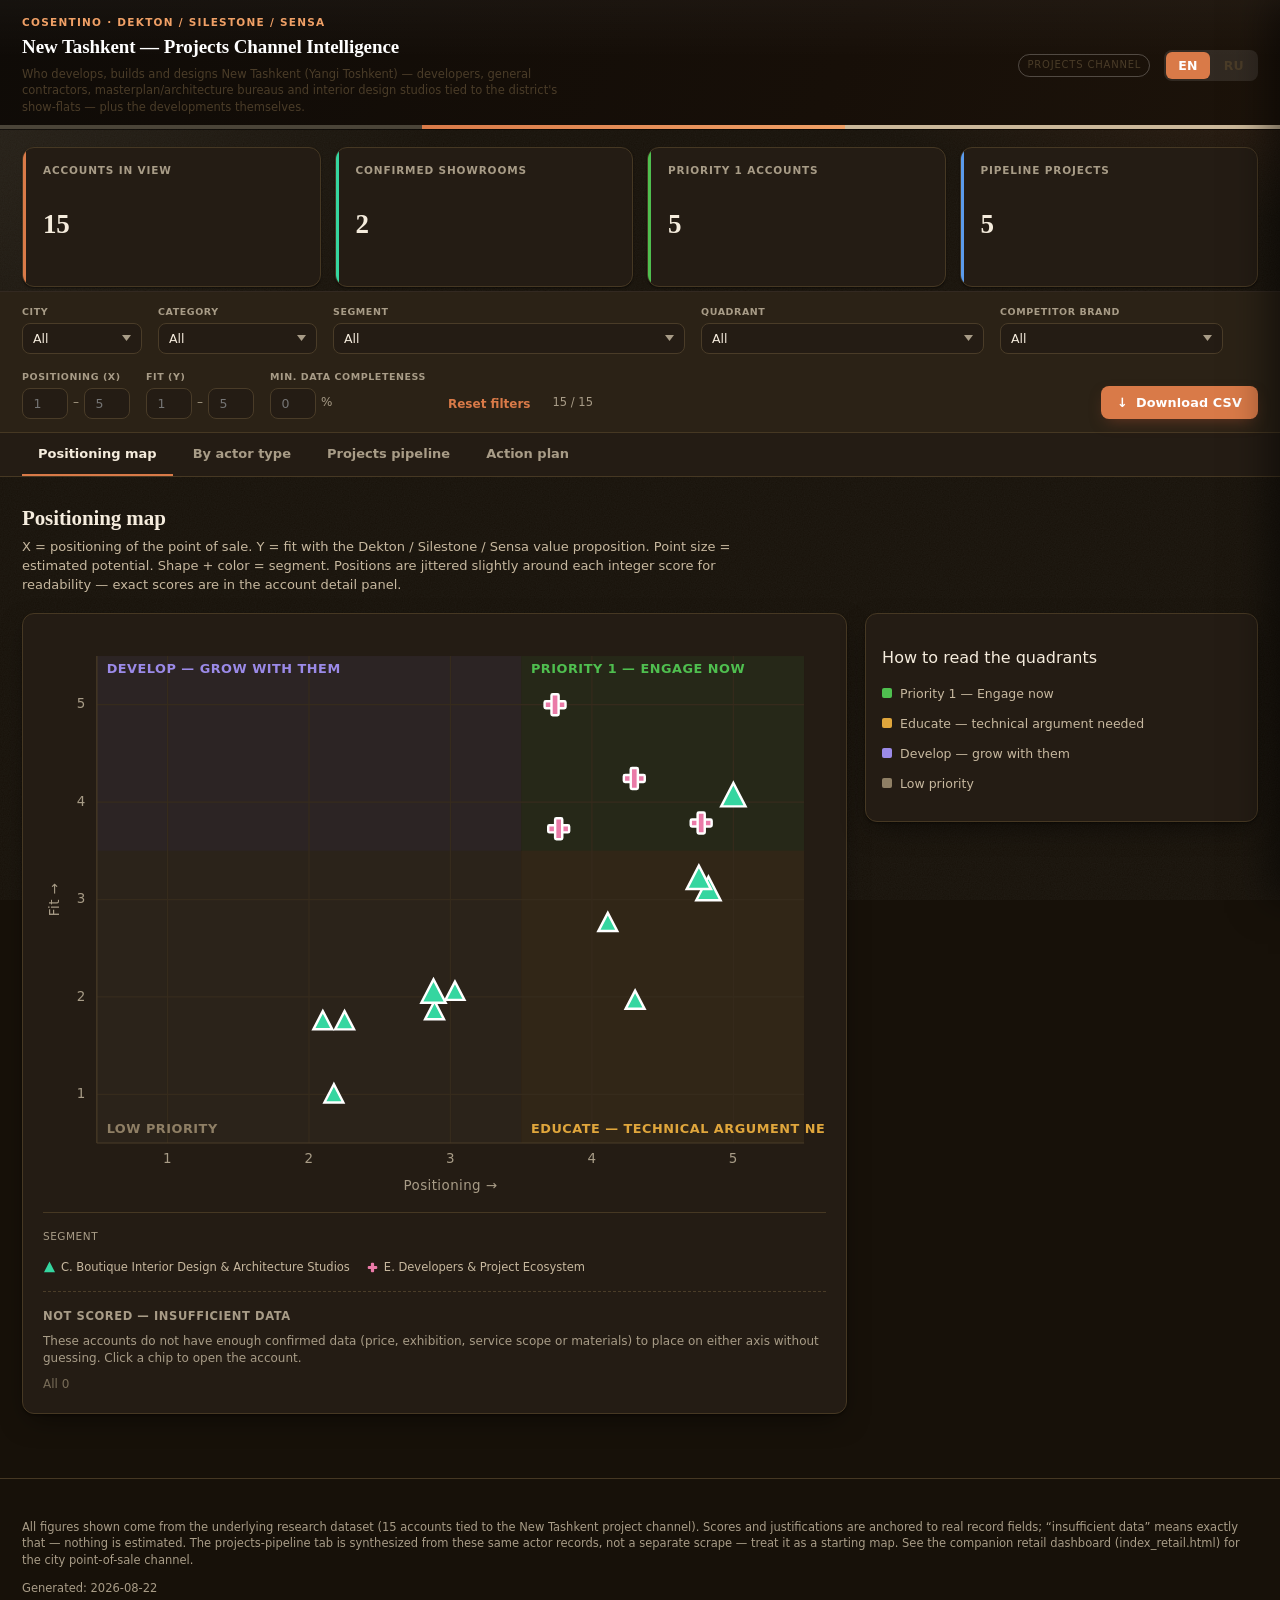
<file: index_proyectos.html>
<!doctype html>
<html lang="en">
<head>
<meta charset="utf-8">
<meta name="viewport" content="width=device-width, initial-scale=1">
<title>Uzbekistan Retail & Projects — Internal Intelligence</title>
<style>
:root{
  --stone-950:#f5ecdd; --stone-900:#e6dac2; --stone-700:#c7b89f; --stone-500:#a89c87; --stone-400:#786c58;
  --stone-300:#4a3c28; --stone-200:#362b1c; --stone-150:#2b2216; --stone-100:#171109;
  --paper:#241c14; --brand:#d97a48; --brand-dark:#b8602f; --brand-light:#f0a066; --brand-ink:#1a1108; --brand-wash:rgba(217,122,72,.22);
  --seg-a:#5b9bec; --seg-b:#ff8f5c; --seg-c:#35d6a0; --seg-d:#d9a53c; --seg-e:#ea7aa8;
  --q-p1:#4fbf4f; --q-educate:#e0a63c; --q-develop:#9b8ae8; --q-low:#8f7f65; --q-unsc:#6b5c44;
  --line:#463823; --line-soft:#332921;
  --shadow-sm:0 1px 2px rgba(0,0,0,.5);
  --shadow:0 1px 2px rgba(0,0,0,.4), 0 10px 28px -8px rgba(0,0,0,.55);
  --shadow-lift:0 6px 16px rgba(0,0,0,.45), 0 24px 48px -14px rgba(0,0,0,.65);
  --radius:12px; --radius-sm:8px;
  --font:system-ui,-apple-system,"Segoe UI",Roboto,Arial,sans-serif;
  --font-display:"Iowan Old Style","Palatino Linotype",Palatino,Georgia,"Times New Roman",serif;
  --grain:url("[data-uri]");
}
*{box-sizing:border-box}
html,body{margin:0;padding:0}
body{
  font-family:var(--font); color:var(--stone-950);
  background-color:var(--stone-100);
  background-image:
    radial-gradient(1100px 560px at 102% -10%, var(--brand-wash) 0%, transparent 55%),
    radial-gradient(900px 520px at -8% 14%, rgba(138,131,119,.15) 0%, transparent 60%),
    var(--grain);
  background-repeat:no-repeat, no-repeat, repeat;
  background-attachment:fixed, fixed, fixed;
  -webkit-font-smoothing:antialiased; line-height:1.45;
}
::selection{background:var(--brand-wash)}
a{color:var(--brand)}
button{font-family:inherit}
.hidden{display:none !important}
.mono-num{font-variant-numeric:tabular-nums}
a:focus-visible, button:focus-visible, select:focus-visible, input:focus-visible{outline:2px solid var(--brand); outline-offset:2px}
::-webkit-scrollbar{width:11px; height:11px}
::-webkit-scrollbar-track{background:var(--stone-100)}
::-webkit-scrollbar-thumb{background:var(--stone-300); border-radius:20px; border:3px solid var(--stone-100)}
::-webkit-scrollbar-thumb:hover{background:var(--stone-400)}

/* ---------- top chrome ---------- */
#topbar{
  position:sticky; top:0; z-index:40; color:#fff;
  background:
    linear-gradient(180deg, rgba(255,255,255,.03), rgba(255,255,255,0) 45%),
    linear-gradient(115deg, #0f0b07 0%, #170f08 65%, #1c130a 100%);
  padding:15px 22px 13px; display:flex; align-items:center; justify-content:space-between; gap:16px;
  box-shadow:0 1px 0 rgba(0,0,0,.5);
}
#topbar::after{
  content:''; position:absolute; left:0; right:0; bottom:0; height:4px;
  background:linear-gradient(90deg, #4a4438 0%, #4a4438 33%, var(--brand) 33%, var(--brand-light) 66%, #cbb89a 66%, #cbb89a 100%);
}
#topbar .brand-eyebrow{font-size:10.5px; letter-spacing:.12em; text-transform:uppercase; color:var(--brand-light); margin:0 0 3px; font-weight:700}
#topbar h1{font-family:var(--font-display); font-size:19px; font-weight:600; margin:0; letter-spacing:-.005em}
#topbar .pagesubtitle{font-size:11.5px; color:var(--stone-300); margin:5px 0 0; max-width:560px}
#topbar .modebadge{
  font-size:10px; letter-spacing:.08em; text-transform:uppercase; padding:3px 8px; border-radius:20px;
  border:1px solid rgba(245,242,238,.25); color:var(--stone-300); margin-left:10px;
}
#langtoggle{display:flex; gap:2px; background:rgba(245,242,238,.1); border-radius:8px; padding:2px}
#langtoggle button{
  border:none; background:transparent; color:var(--stone-300); padding:6px 12px; border-radius:6px;
  font-size:12.5px; font-weight:700; cursor:pointer; letter-spacing:.02em;
}
#langtoggle button.active{background:var(--brand); color:#fff}

/* ---------- KPI strip ---------- */
#kpistrip{display:flex; gap:14px; flex-wrap:wrap; padding:18px 22px 4px; max-width:1360px; margin:0 auto}
.kpi{
  flex:1 1 160px; background:var(--paper); border:1px solid var(--line); border-radius:var(--radius);
  padding:15px 18px 15px 20px; box-shadow:var(--shadow-sm); position:relative; overflow:hidden;
}
.kpi::before{content:''; position:absolute; left:0; top:0; bottom:0; width:3px; background:var(--brand)}
.kpi:nth-child(2)::before{background:var(--seg-c)}
.kpi:nth-child(3)::before{background:var(--q-p1)}
.kpi:nth-child(4)::before{background:var(--seg-a)}
.kpi .label{font-size:10.5px; letter-spacing:.08em; text-transform:uppercase; color:var(--stone-500); margin:0 0 6px; font-weight:600}
.kpi .value{font-family:var(--font-display); font-size:27px; font-weight:600; letter-spacing:-.01em}

/* ---------- filter bar ---------- */
#filterbar{
  position:sticky; top:var(--topbar-h,62px); z-index:30; background:var(--stone-150);
  border-bottom:1px solid var(--line); border-top:1px solid var(--line-soft);
  padding:13px 22px; display:flex; gap:16px; flex-wrap:wrap; align-items:flex-end;
}
#filterbar .fgroup{display:flex; flex-direction:column; gap:4px}
#filterbar label{font-size:9.5px; letter-spacing:.06em; text-transform:uppercase; color:var(--stone-500); font-weight:700}
#filterbar select,#filterbar input[type=number]{
  font-family:inherit; font-size:12.5px; padding:7px 26px 7px 10px; border:1px solid var(--stone-300);
  border-radius:var(--radius-sm); background-color:var(--paper); color:var(--stone-950); min-width:120px;
  appearance:none; -webkit-appearance:none; transition:border-color .12s, box-shadow .12s;
}
#filterbar select{
  background-image:url("data:image/svg+xml;utf8,<svg xmlns='http://www.w3.org/2000/svg' width='10' height='6'><path d='M0 0L5 6L10 0Z' fill='%23a89c87'/></svg>");
  background-repeat:no-repeat; background-position:right 10px center; background-size:9px 6px;
}
#filterbar input[type=number]{padding:7px 8px; min-width:0}
#filterbar select:hover,#filterbar input[type=number]:hover{border-color:var(--stone-400)}
#filterbar select:focus,#filterbar input[type=number]:focus{outline:none; border-color:var(--brand); box-shadow:0 0 0 3px var(--brand-wash)}
#filterbar .range-inputs{display:flex; gap:5px; align-items:center; font-size:12px; color:var(--stone-500)}
#filterbar .range-inputs input{width:46px; min-width:46px; text-align:center}
#resetfilters{
  font-size:12px; font-weight:700; color:var(--brand); background:none; border:none; cursor:pointer;
  padding:8px 6px; align-self:flex-end;
}
#resetfilters:hover{text-decoration:underline}
#filtercount{font-size:11.5px; color:var(--stone-500); align-self:flex-end; padding-bottom:8px; white-space:nowrap}
#exportcsv{
  margin-left:auto; align-self:flex-end; display:inline-flex; align-items:center; gap:8px;
  background:var(--brand); color:#fff; border:none; padding:9px 16px; border-radius:var(--radius-sm);
  font-size:12.8px; font-weight:700; letter-spacing:.01em; cursor:pointer; white-space:nowrap;
  box-shadow:0 6px 16px -6px rgba(156,74,46,.6); transition:background .15s, transform .15s;
}
#exportcsv:hover{background:var(--brand-dark); transform:translateY(-1px)}
#exportcsv::before{content:'\2193'; font-weight:800}

/* ---------- tabs ---------- */
#tabs{display:flex; gap:4px; padding:0 22px; background:var(--paper); border-bottom:1px solid var(--line); overflow-x:auto}
#tabs button{
  border:none; background:none; padding:13px 16px; font-size:13px; font-weight:600; color:var(--stone-500);
  cursor:pointer; border-bottom:2px solid transparent; white-space:nowrap; transition:color .12s;
}
#tabs button:hover{color:var(--stone-700)}
#tabs button.active{color:var(--stone-950); border-bottom-color:var(--brand); font-weight:700}

/* ---------- content ---------- */
#content{padding:26px 22px 64px; max-width:1360px; margin:0 auto}
.panel{display:none}
.panel.active{display:block; animation:fadeIn .18s ease}
@keyframes fadeIn{from{opacity:0; transform:translateY(3px)} to{opacity:1; transform:none}}
.section-head{margin:0 0 18px}
.section-head h2{font-family:var(--font-display); font-size:21px; font-weight:600; margin:0 0 5px; letter-spacing:-.005em}
.section-head p{font-size:13px; color:var(--stone-700); margin:0; max-width:760px}

/* ---------- cards / grid ---------- */
.card{background:var(--paper); border:1px solid var(--line); border-radius:var(--radius); box-shadow:var(--shadow)}
.grid-2{display:grid; grid-template-columns:minmax(0,2.1fr) minmax(280px,1fr); gap:18px; align-items:start}
@media (max-width:900px){.grid-2{grid-template-columns:1fr}}

/* ---------- scatter map ---------- */
#mapcard{padding:20px}
#mapsvgwrap{position:relative}
svg#scatter{width:100%; height:auto; display:block}
.axis-label{font-size:11px; fill:var(--stone-500); letter-spacing:.03em}
.quad-label{font-size:10.5px; font-weight:700; letter-spacing:.04em; text-transform:uppercase}
.gridline{stroke:var(--stone-200); stroke-width:1}
.axisline{stroke:var(--stone-300); stroke-width:1}
.dot{cursor:pointer; stroke:#fff; stroke-width:2}
.dot:hover, .dot.hovered{filter:brightness(0.85)}
.hit{fill:transparent; cursor:pointer}
#tooltip{
  position:absolute; pointer-events:none; background:#0f0b07; color:#fff; font-size:12px;
  padding:10px 12px; border-radius:9px; max-width:240px; box-shadow:var(--shadow-lift); z-index:50; opacity:0;
  transition:opacity .08s;
}
#tooltip.show{opacity:1}
#tooltip .tt-name{font-family:var(--font-display); font-weight:600; font-size:13px; margin-bottom:4px}
#tooltip .tt-row{color:var(--stone-300); font-size:11.3px}

.legend{display:flex; flex-wrap:wrap; gap:10px 16px; margin-top:16px; padding-top:16px; border-top:1px solid var(--line)}
.legend-item{display:flex; align-items:center; gap:6px; font-size:11.5px; color:var(--stone-700)}
.legend-swatch{width:12px; height:12px; flex:none}

.unscored-strip{margin-top:16px; padding-top:16px; border-top:1px dashed var(--stone-300)}
.unscored-strip h4{font-size:11.5px; text-transform:uppercase; letter-spacing:.05em; color:var(--stone-500); margin:0 0 8px; font-weight:700}
.chip-row{display:flex; flex-wrap:wrap; gap:6px}
.chip{
  font-size:11.5px; padding:5px 10px; border-radius:20px; background:var(--stone-150); color:var(--stone-700);
  cursor:pointer; border:1px solid var(--stone-200); transition:background .12s, transform .12s;
}
.chip:hover{background:var(--stone-200); transform:translateY(-1px)}

/* ---------- detail drawer ---------- */
#drawer{
  position:fixed; top:0; right:0; height:100%; width:min(440px,92vw); background:var(--paper);
  box-shadow:-12px 0 36px rgba(0,0,0,.5); transform:translateX(100%); transition:transform .2s ease;
  z-index:55; overflow-y:auto; padding:26px;
}
#drawer.open{transform:translateX(0)}
#drawerbg{position:fixed; inset:0; background:rgba(0,0,0,.55); z-index:54; opacity:0; pointer-events:none; transition:opacity .2s}
#drawerbg.open{opacity:1; pointer-events:auto}
#drawer .dclose{position:absolute; top:18px; right:18px; border:none; background:var(--stone-150); width:32px; height:32px; border-radius:50%; font-size:16px; cursor:pointer; color:var(--stone-700); transition:background .12s}
#drawer .dclose:hover{background:var(--stone-200)}
#drawer .dname{font-family:var(--font-display); font-size:20px; font-weight:600; margin:0 30px 4px 0; letter-spacing:-.005em}
#drawer .dmeta{font-size:12.5px; color:var(--stone-500); margin-bottom:18px}
#drawer .dsection{margin-bottom:16px; padding-bottom:16px; border-bottom:1px solid var(--line)}
#drawer .dsection:last-child{border-bottom:none}
#drawer .dlabel{font-size:10px; letter-spacing:.06em; text-transform:uppercase; color:var(--stone-500); margin:0 0 4px; font-weight:700}
#drawer .dval{font-size:13.5px; color:var(--stone-950)}
#drawer .dscorepair{display:flex; gap:10px}
#drawer .dscorebox{flex:1; background:var(--stone-100); border:1px solid var(--line-soft); border-radius:var(--radius-sm); padding:11px}
#drawer .dscorebox .num{font-family:var(--font-display); font-size:23px; font-weight:600}
.badge{display:inline-block; font-size:10.5px; font-weight:700; letter-spacing:.03em; padding:4px 10px; border-radius:20px; color:#fff}

/* ---------- city / segment views ---------- */
.city-grid,.seg-grid{display:grid; grid-template-columns:repeat(auto-fill,minmax(270px,1fr)); gap:16px}
.city-card,.seg-card{padding:18px; cursor:pointer; transition:box-shadow .15s, transform .15s}
.city-card:hover,.seg-card:hover{box-shadow:var(--shadow-lift); transform:translateY(-2px)}
.city-card h3,.seg-card h3{font-family:var(--font-display); font-size:16px; margin:0 0 2px; font-weight:600}
.city-card .n,.seg-card .n{font-family:var(--font-display); font-size:26px; font-weight:600; color:var(--brand)}
.bar-row{display:flex; align-items:center; gap:8px; margin-top:7px; font-size:11.5px}
.bar-row .barlabel{width:82px; flex:none; color:var(--stone-500); white-space:nowrap; overflow:hidden; text-overflow:ellipsis}
.bar-track{flex:1; height:7px; background:var(--stone-150); border-radius:4px; overflow:hidden}
.bar-fill{height:100%; border-radius:4px}

/* ---------- projects pipeline ---------- */
.pipeline-grid{display:grid; grid-template-columns:repeat(auto-fill,minmax(320px,1fr)); gap:16px}
.pipeline-card{padding:20px}
.pipeline-card h3{font-family:var(--font-display); font-size:16.5px; font-weight:600; margin:0}
.pipeline-card .dsection{border-bottom:1px solid var(--line)}

/* ---------- competitive ---------- */
.comp-table{width:100%; border-collapse:collapse; font-size:13px}
.comp-table th{text-align:left; font-size:10.5px; text-transform:uppercase; letter-spacing:.05em; color:var(--stone-500); padding:10px 12px; border-bottom:1px solid var(--line); font-weight:700}
.comp-table td{padding:10px 12px; border-bottom:1px solid var(--stone-150)}
.comp-table tr:hover td{background:var(--stone-100)}

/* ---------- action plan table ---------- */
#actiontable-wrap{overflow-x:auto}
table#actiontable{width:100%; border-collapse:collapse; font-size:12.8px; min-width:980px}
table#actiontable th{
  text-align:left; font-size:10.3px; text-transform:uppercase; letter-spacing:.04em; color:var(--stone-500);
  padding:11px 12px; border-bottom:1px solid var(--line); cursor:pointer; white-space:nowrap; user-select:none;
  position:sticky; top:0; background:var(--paper); font-weight:700;
}
table#actiontable th:hover{color:var(--stone-950)}
table#actiontable th .arrow{font-size:9px; margin-left:2px; opacity:.5}
table#actiontable td{padding:10px 12px; border-bottom:1px solid var(--stone-150); vertical-align:top}
table#actiontable tr:hover td{background:var(--stone-100)}
.actiontext{max-width:340px; font-size:12.3px; color:var(--stone-700)}
.toolrow{display:flex; justify-content:flex-end; align-items:center; margin-bottom:12px; gap:10px; flex-wrap:wrap}
#tablecount{font-size:12px; color:var(--stone-500)}

/* ---------- footer ---------- */
#pagefoot{padding:28px 22px 44px; max-width:1360px; margin:0 auto; font-size:11.5px; color:var(--stone-500); border-top:1px solid var(--line)}
#pagefoot .confid{color:var(--brand); font-weight:700; margin-bottom:6px}

@media (max-width:860px){
  /* a multi-row filter bar must not stay pinned to the top while scrolling on a phone */
  #filterbar{position:static; top:auto}
}
@media (max-width:640px){
  #topbar{padding:13px 14px 12px} #filterbar{padding:12px 14px} #content{padding:18px 14px 50px}
  #kpistrip{padding:14px 14px 2px}
  .grid-2{gap:12px}
  #filterbar .fgroup{width:100%}
  #filterbar select{width:100%}
  #filterbar select,#filterbar input[type=number],#resetfilters,#tabs button{min-height:40px}
  #exportcsv{margin-left:0; width:100%; justify-content:center; min-height:44px}
  #resetfilters,#filtercount{align-self:flex-start; padding-bottom:0}
  #drawer{padding:22px 18px}
  table#actiontable td, table#actiontable th{padding:10px 8px}
}
@media (hover:none) and (pointer:coarse){
  .chip{padding:7px 12px}
  #tabs button{padding:14px 16px}
}
@media (prefers-reduced-motion:reduce){
  .panel.active{animation:none}
  *{transition-duration:.001ms !important; scroll-behavior:auto !important}
}
</style>
</head>
<body>

<div id="tooltip"></div>

<div id="drawerbg" onclick="closeDrawer()"></div>
<aside id="drawer"></aside>

<header id="topbar">
  <div>
    <p class="brand-eyebrow">Cosentino &middot; Dekton / Silestone / Sensa</p>
    <h1 id="pagetitle"></h1>
    <p class="pagesubtitle" data-i18n="page_subtitle"></p>
  </div>
  <div style="display:flex; align-items:center; gap:14px">
    <span class="modebadge" id="modebadge"></span>
    <div id="langtoggle">
      <button data-lang="en" onclick="setLang('en')">EN</button>
      <button data-lang="ru" onclick="setLang('ru')">RU</button>
    </div>
  </div>
</header>

<div id="kpistrip">
  <div class="kpi"><p class="label" data-i18n="kpi_total"></p><p class="value mono-num" id="kpi_total"></p></div>
  <div class="kpi"><p class="label" data-i18n="kpi_showroom"></p><p class="value mono-num" id="kpi_showroom"></p></div>
  <div class="kpi"><p class="label" data-i18n="kpi_priority1"></p><p class="value mono-num" id="kpi_priority1"></p></div>
  <div class="kpi"><p class="label" data-i18n="kpi_cities"></p><p class="value mono-num" id="kpi_cities"></p></div>
</div>

<div id="filterbar">
  <div class="fgroup"><label data-i18n="filter_city"></label>
    <select id="f_city" onchange="onFilterChange()"></select></div>
  <div class="fgroup"><label data-i18n="filter_typology"></label>
    <select id="f_typology" onchange="onFilterChange()"></select></div>
  <div class="fgroup"><label data-i18n="filter_segment"></label>
    <select id="f_segment" onchange="onFilterChange()"></select></div>
  <div class="fgroup"><label data-i18n="filter_quadrant"></label>
    <select id="f_quadrant" onchange="onFilterChange()"></select></div>
  <div class="fgroup"><label data-i18n="filter_brand"></label>
    <select id="f_brand" onchange="onFilterChange()"></select></div>
  <div class="fgroup"><label data-i18n="filter_x"></label>
    <div class="range-inputs">
      <input type="number" id="f_xmin" min="1" max="5" placeholder="1" onchange="onFilterChange()">–
      <input type="number" id="f_xmax" min="1" max="5" placeholder="5" onchange="onFilterChange()">
    </div></div>
  <div class="fgroup"><label data-i18n="filter_y"></label>
    <div class="range-inputs">
      <input type="number" id="f_ymin" min="1" max="5" placeholder="1" onchange="onFilterChange()">–
      <input type="number" id="f_ymax" min="1" max="5" placeholder="5" onchange="onFilterChange()">
    </div></div>
  <div class="fgroup"><label data-i18n="filter_completeness"></label>
    <div class="range-inputs">
      <input type="number" id="f_complete" min="0" max="100" step="10" placeholder="0" onchange="onFilterChange()">%
    </div></div>
  <button id="resetfilters" onclick="resetFilters()" data-i18n="filter_reset"></button>
  <span id="filtercount"></span>
  <button id="exportcsv" onclick="exportCSV()" data-i18n="action_export"></button>
</div>

<nav id="tabs">
  <button data-tab="map" onclick="setTab('map')" data-i18n="tab_map"></button>
  <button data-tab="segment" onclick="setTab('segment')" data-i18n="tab_segment"></button>
  <button data-tab="pipeline" onclick="setTab('pipeline')" data-i18n="tab_pipeline"></button>
  <button data-tab="action" onclick="setTab('action')" data-i18n="tab_action"></button>
</nav>

<main id="content">
  <section class="panel" id="panel-map">
    <div class="section-head"><h2 data-i18n="map_title"></h2><p data-i18n="map_subtitle"></p></div>
    <div class="grid-2">
      <div class="card" id="mapcard">
        <div id="mapsvgwrap"></div>
        <div class="legend" id="maplegend"></div>
        <div class="unscored-strip">
          <h4 data-i18n="unscored_title"></h4>
          <p class="dval" style="font-size:12px;color:var(--stone-500);margin:0 0 8px" data-i18n="unscored_note"></p>
          <div class="chip-row" id="unscoredchips"></div>
        </div>
      </div>
      <div class="card" style="padding:16px">
        <p class="dlabel" data-i18n="map_howtoread"></p>
        <div id="quadrantlegend"></div>
      </div>
    </div>
  </section>

  <section class="panel" id="panel-segment">
    <div class="section-head"><h2 data-i18n="segment_title"></h2><p data-i18n="segment_subtitle"></p></div>
    <div class="seg-grid" id="seggrid"></div>
  </section>

  <section class="panel" id="panel-pipeline">
    <div class="section-head"><h2 data-i18n="pipeline_title"></h2><p data-i18n="pipeline_subtitle"></p></div>
    <div class="pipeline-grid" id="pipelinegrid"></div>
  </section>

  <section class="panel" id="panel-action">
    <div class="section-head"><h2 data-i18n="action_title"></h2><p data-i18n="action_subtitle"></p></div>
    <div class="toolrow">
      <span id="tablecount"></span>
    </div>
    <div class="card" id="actiontable-wrap" style="padding:4px">
      <table id="actiontable"><thead id="actionhead"></thead><tbody id="actionbody"></tbody></table>
    </div>
  </section>
</main>

<footer id="pagefoot">
  
  <p data-i18n="foot_note"></p>
  <p style="margin-top:4px" id="foot_generated"></p>
</footer>

<script>
const CONFIG = { mode: 'internal', defaultLang: 'en' };
const GENERATED_DATE = '2026-08-22';

const I18N = {
en: {
  pagetitle_internal: "New Tashkent — Projects Channel Intelligence",
  pagetitle_partner: "New Tashkent — Projects Channel Intelligence",
  modebadge_internal: "Projects channel", modebadge_partner: "Projects channel",
  kpi_total: "Accounts in view", kpi_showroom: "Confirmed showrooms",
  kpi_priority1: "Priority 1 accounts", kpi_cities: "Pipeline projects",
  filter_city: "City", filter_typology: "Category", filter_segment: "Segment", filter_quadrant: "Quadrant",
  filter_brand: "Competitor brand", filter_x: "Positioning (X)", filter_y: "Fit (Y)",
  filter_completeness: "Min. data completeness", filter_reset: "Reset filters",
  opt_all: "All",
  page_subtitle: "Who develops, builds and designs New Tashkent (Yangi Toshkent) — developers, general contractors, masterplan/architecture bureaus and interior design studios tied to the district's show-flats — plus the developments themselves.",
  tab_map: "Positioning map", tab_segment: "By actor type",
  tab_pipeline: "Projects pipeline", tab_action: "Action plan",
  pipeline_title: "New Tashkent — projects pipeline",
  pipeline_subtitle: "The developments themselves (not the companies): what's approved, under construction, selling or showcased right now, and which developer/contractor/architect each is tied to. Synthesized from the underlying actor research — treat as a starting map, not an exhaustive registry.",
  pl_status: "Status", pl_location: "Location", pl_scale: "Scale", pl_timeline: "Timeline",
  pl_developer: "Developer", pl_contractor: "Contractor", pl_architect: "Architect / design",
  pl_related: "Related accounts in this dashboard", pl_source: "Source note",
  map_title: "Positioning map",
  map_subtitle: "X = positioning of the point of sale. Y = fit with the Dekton / Silestone / Sensa value proposition. Point size = estimated potential. Shape + color = segment. Positions are jittered slightly around each integer score for readability — exact scores are in the account detail panel.",
  map_howtoread: "How to read the quadrants",
  axis_x: "Positioning →", axis_y: "Fit →",
  unscored_title: "Not scored — insufficient data",
  unscored_note: "These accounts do not have enough confirmed data (price, exhibition, service scope or materials) to place on either axis without guessing. Click a chip to open the account.",
  city_title: "By city", city_subtitle: "Concentration of accounts and quadrant mix per city.",
  segment_title: "By actor type", segment_subtitle: "Which brand-entry angle fits each actor type, and why.",
  comp_title: "Competitive analysis", comp_subtitle: "Surface-material brands already present in the market, and where the real openings are.",
  comp_th_brand: "Brand / material", comp_th_tier: "Relation to Cosentino", comp_th_accounts: "Accounts", comp_th_cities: "Cities",
  tier_direct: "Direct competitor", tier_adjacent: "Adjacent category", tier_other: "Other / unclassified", tier_cosentino_ref: "Cosentino already referenced",
  action_title: "Action plan", action_subtitle: "Sortable, filterable list with the recommended next step per account. Click a column header to sort.",
  action_export: "Download CSV",
  action_th_name: "Account", action_th_city: "City", action_th_segment: "Segment",
  action_th_quadrant: "Quadrant", action_th_step: "Suggested next step", action_th_contact: "Contact",
  foot_note: "All figures shown come from the underlying research dataset (15 accounts tied to the New Tashkent project channel). Scores and justifications are anchored to real record fields; “insufficient data” means exactly that — nothing is estimated. The projects-pipeline tab is synthesized from these same actor records, not a separate scrape — treat it as a starting map. See the companion retail dashboard (index_retail.html) for the city point-of-sale channel.",
  cover_logo_cosentino: "Cosentino logo", cover_logo_partner: "Distributor logo",
  cover_title: "Uzbekistan Market Entry — Retail & Projects Dashboard",
  cover_subtitle: "Prepared for the distribution partner and sales team — Dekton · Silestone · Sensa",
  cover_confidential: "Confidential — for internal use by the partner's sales organization only. Not for external distribution.",
  cover_cta: "Open dashboard",
  d_city: "City", d_address: "Address", d_segment: "Segment", d_typology: "Typology", d_channel: "Channel",
  d_brands: "Brands / materials mentioned", d_positioning: "Positioning (X)", d_fit: "Fit (Y)",
  d_quadrant: "Quadrant", d_potential: "Estimated potential", d_action: "Suggested next step",
  d_contact: "Contact", d_web: "Source / web", d_completeness: "Data completeness",
  d_positioning_why: "Why this positioning score", d_fit_why: "Why this fit score",
  show_yes: "Confirmed showroom — act now", show_uncertain: "Likely showroom — verify on-site",
  show_no: "No confirmed showroom", show_notyet: "No showroom yet (early project phase)",
  na: "—", insufficient: "Insufficient data",
  quad_p1: "Priority 1 — Engage now", quad_educate: "Educate — technical argument needed",
  quad_develop: "Develop — grow with them", quad_unscored: "Unscored — verify data",
  quad_low_internal: "Low priority", quad_low_partner: "Low priority — monitor",
},
ru: {
  pagetitle_internal: "New Tashkent — аналитика канала проектов",
  pagetitle_partner: "New Tashkent — аналитика канала проектов",
  modebadge_internal: "Канал: проекты", modebadge_partner: "Канал: проекты",
  kpi_total: "Компаний в выборке", kpi_showroom: "Подтверждённые шоурумы",
  kpi_priority1: "Приоритет 1", kpi_cities: "Проектов в реализации",
  filter_city: "Город", filter_typology: "Категория", filter_segment: "Сегмент", filter_quadrant: "Квадрант",
  filter_brand: "Бренд-конкурент", filter_x: "Позиционирование (X)", filter_y: "Соответствие (Y)",
  filter_completeness: "Мин. полнота данных", filter_reset: "Сбросить фильтры",
  opt_all: "Все",
  page_subtitle: "Кто застраивает, строит и проектирует New Tashkent (Yangi Toshkent) — застройщики, генеральные подрядчики, бюро мастер-плана/архитектуры и студии интерьера для демонстрационных квартир района — плюс сами проекты.",
  tab_map: "Карта позиционирования", tab_segment: "По типу актора",
  tab_pipeline: "Проекты в реализации", tab_action: "План действий",
  pipeline_title: "New Tashkent — проекты в реализации",
  pipeline_subtitle: "Сами объекты (не компании): что утверждено, строится, продаётся или является витринным проектом прямо сейчас, и с каким застройщиком/подрядчиком/архитектором каждый связан. Собрано на основе исследования акторов — это отправная карта, а не исчерпывающий реестр.",
  pl_status: "Статус", pl_location: "Локация", pl_scale: "Масштаб", pl_timeline: "Сроки",
  pl_developer: "Застройщик", pl_contractor: "Подрядчик", pl_architect: "Архитектор / дизайн",
  pl_related: "Связанные компании в этом дашборде", pl_source: "Источник",
  map_title: "Карта позиционирования",
  map_subtitle: "X — позиционирование точки продаж. Y — соответствие ценностному предложению Dekton / Silestone / Sensa. Размер точки — оценочный потенциал. Форма + цвет — сегмент. Позиции немного смещены вокруг целого балла для читаемости — точные значения в карточке компании.",
  map_howtoread: "Как читать квадранты",
  axis_x: "Позиционирование →", axis_y: "Соответствие →",
  unscored_title: "Без оценки — недостаточно данных",
  unscored_note: "У этих компаний недостаточно подтверждённых данных (цена, экспозиция, объём услуг или материалы), чтобы разместить их на осях без догадок. Нажмите на карточку, чтобы открыть компанию.",
  city_title: "По городам", city_subtitle: "Концентрация компаний и распределение по квадрантам в каждом городе.",
  segment_title: "По типу актора", segment_subtitle: "Какой угол входа по бренду подходит каждому типу актора и почему.",
  comp_title: "Конкурентный анализ", comp_subtitle: "Бренды поверхностных материалов, уже присутствующие на рынке, и где есть реальные окна.",
  comp_th_brand: "Бренд / материал", comp_th_tier: "Отношение к Cosentino", comp_th_accounts: "Компаний", comp_th_cities: "Города",
  tier_direct: "Прямой конкурент", tier_adjacent: "Смежная категория", tier_other: "Другое / не классифицировано", tier_cosentino_ref: "Cosentino уже упоминается",
  action_title: "План действий", action_subtitle: "Список с возможностью сортировки и фильтрации, с рекомендуемым следующим шагом по каждой компании. Нажмите на заголовок столбца для сортировки.",
  action_export: "Скачать CSV",
  action_th_name: "Компания", action_th_city: "Город", action_th_segment: "Сегмент",
  action_th_quadrant: "Квадрант", action_th_step: "Рекомендуемый шаг", action_th_contact: "Контакт",
  foot_note: "Все приведённые данные взяты из исходного исследовательского датасета (15 компаний, связанных с каналом проектов New Tashkent). Оценки и обоснования привязаны к реальным полям записей; «недостаточно данных» означает именно это — ничего не оценивается приблизительно. Вкладка «Проекты в реализации» собрана на основе тех же записей об акторах, а не отдельного сбора данных — это отправная карта. Розничный канал по городам — в отдельном дашборде (index_retail.html).",
  cover_logo_cosentino: "Логотип Cosentino", cover_logo_partner: "Логотип дистрибьютора",
  cover_title: "Выход на рынок Узбекистана — дашборд розницы и проектов",
  cover_subtitle: "Подготовлено для партнёра-дистрибьютора и отдела продаж — Dekton · Silestone · Sensa",
  cover_confidential: "Конфиденциально — только для внутреннего использования отделом продаж партнёра. Не для внешнего распространения.",
  cover_cta: "Открыть дашборд",
  d_city: "Город", d_address: "Адрес", d_segment: "Сегмент", d_typology: "Типология", d_channel: "Канал",
  d_brands: "Упомянутые бренды / материалы", d_positioning: "Позиционирование (X)", d_fit: "Соответствие (Y)",
  d_quadrant: "Квадрант", d_potential: "Оценочный потенциал", d_action: "Рекомендуемый шаг",
  d_contact: "Контакт", d_web: "Источник / сайт", d_completeness: "Полнота данных",
  d_positioning_why: "Почему такая оценка позиционирования", d_fit_why: "Почему такая оценка соответствия",
  show_yes: "Подтверждённый шоурум — действовать сейчас", show_uncertain: "Вероятный шоурум — проверить на месте",
  show_no: "Подтверждённого шоурума нет", show_notyet: "Шоурума пока нет (ранняя стадия проекта)",
  na: "—", insufficient: "Недостаточно данных",
  quad_p1: "Приоритет 1 — начать контакт", quad_educate: "Обучение — нужен технический аргумент",
  quad_develop: "Развивать — расти вместе", quad_unscored: "Без оценки — проверить данные",
  quad_low_internal: "Низкий приоритет", quad_low_partner: "Низкий приоритет — наблюдение",
},
};

const DATA = [{"id":91,"name":"Cross Works Ltd","city_en":"Tashkent","city_ru":"Ташкент","address":"London, United Kingdom (project office linked to New Tashkent Directorate, Tashkent)","segment_en":"C. Boutique Interior Design & Architecture Studios","segment_ru":"C. Бутиковые студии дизайна интерьера и архитектурные бюро","typology_en":"Architecture Studio","typology_ru":"Архитектурное бюро","channel_en":"Projects - New Tashkent","channel_ru":"Проекты (New Tashkent)","brands":null,"brand_tier":"other","x":5,"y":3,"x_level_en":"High","x_level_ru":"Высокий","y_level_en":"Medium","y_level_ru":"Средний","x_justification_en":"[Positioning inferred from confirmed project role, not retail presence] Overall masterplanner and lead consultant for New Tashkent; authored the approved District 1 Detailed Masterplan; oversees the full consortium.","x_justification_ru":"[Позиционирование выведено из подтверждённой роли в проекте, не из розничного присутствия] Главный генпланировщик и ведущий консультант New Tashkent; автор утверждённого детального генплана Района 1; курирует весь консорциум.","y_justification_en":"Design-only scope, no material brand disclosed — value is specification influence at district scale, not existing material capacity.","y_justification_ru":"Только Design, бренд материала не раскрыт — ценность в прескриптивном влиянии на уровне района, а не в текущей материальной базе.","quadrant_en":"EDUCATE - technical argument needed","quadrant_ru":"ОБУЧЕНИЕ — нужен технический аргумент","potential_en":"High","potential_ru":"Высокий","potential_confirmed":true,"showroom_flag":"no","action_en":"Needs technical education first: Preferred technical-specification agreement, with technical support and client-facing samples for proposals.","action_ru":"Сначала нужна техническая аргументация: Соглашение о предпочтительной технической спецификации, с технической поддержкой и образцами для клиентских предложений.","email":null,"phone":null,"web":"https://en.wikipedia.org/wiki/New_Tashkent; https://cross-works.com/news/cross-works-new-tashkent-district-1-is-officially-approved; https://newtashkent.uz/ru/our-partners/partners","completeness":38,"priority_original":false},{"id":92,"name":"Buro Happold","city_en":"Tashkent","city_ru":"Ташкент","address":"International (project delivered remotely / via New Tashkent Directorate, Tashkent)","segment_en":"C. Boutique Interior Design & Architecture Studios","segment_ru":"C. Бутиковые студии дизайна интерьера и архитектурные бюро","typology_en":"Architecture Studio","typology_ru":"Архитектурное бюро","channel_en":"Projects - New Tashkent","channel_ru":"Проекты (New Tashkent)","brands":null,"brand_tier":"other","x":4,"y":2,"x_level_en":"High","x_level_ru":"Высокий","y_level_en":"Low","y_level_ru":"Низкий","x_justification_en":"[Role-based] Named consortium member engaged by Cross Works for infrastructure/sustainability/feasibility strategy.","x_justification_ru":"[На основе роли] Именной участник консорциума, привлечён Cross Works для стратегии инфраструктуры/устойчивого развития/технико-экономического обоснования.","y_justification_en":"Engineering/infrastructure role is further from finish-material specification than an architecture/landscape role; Design only, no material signal.","y_justification_ru":"Инженерно-инфраструктурная роль дальше от спецификации отделочных материалов, чем архитектурная/ландшафтная; только Design, без сигнала по материалам.","quadrant_en":"EDUCATE - technical argument needed","quadrant_ru":"ОБУЧЕНИЕ — нужен технический аргумент","potential_en":"Medium","potential_ru":"Средний","potential_confirmed":false,"showroom_flag":"no","action_en":"Needs technical education first: Preferred technical-specification agreement, with technical support and client-facing samples for proposals.","action_ru":"Сначала нужна техническая аргументация: Соглашение о предпочтительной технической спецификации, с технической поддержкой и образцами для клиентских предложений.","email":null,"phone":null,"web":"https://www.burohappold.com/projects/new-tashkent-masterplan/; https://newtashkent.uz/ru/our-partners/partners","completeness":38,"priority_original":false},{"id":93,"name":"Gillespies","city_en":"Tashkent","city_ru":"Ташкент","address":"United Kingdom (project office linked to New Tashkent Directorate, Tashkent)","segment_en":"C. Boutique Interior Design & Architecture Studios","segment_ru":"C. Бутиковые студии дизайна интерьера и архитектурные бюро","typology_en":"Architecture Studio","typology_ru":"Архитектурное бюро","channel_en":"Projects - New Tashkent","channel_ru":"Проекты (New Tashkent)","brands":null,"brand_tier":"other","x":4,"y":3,"x_level_en":"High","x_level_ru":"Высокий","y_level_en":"Medium","y_level_ru":"Средний","x_justification_en":"[Role-based] Named consortium member for landscape architecture — 420-hectare Central Park, green belt, public realm.","x_justification_ru":"[На основе роли] Именной участник консорциума по ландшафтной архитектуре — Центральный парк 420 га, зелёный пояс, общественные пространства.","y_justification_en":"Landscape/public-realm specification is genuinely adjacent to exterior cladding/paving surfaces, more material-relevant than a pure engineering role, though still Design only.","y_justification_ru":"Спецификация ландшафта/общественных пространств реально смежна с наружной облицовкой/мощением, более материально-релевантна, чем чисто инженерная роль, хотя всё ещё только Design.","quadrant_en":"EDUCATE - technical argument needed","quadrant_ru":"ОБУЧЕНИЕ — нужен технический аргумент","potential_en":"Medium","potential_ru":"Средний","potential_confirmed":false,"showroom_flag":"no","action_en":"Needs technical education first: Preferred technical-specification agreement, with technical support and client-facing samples for proposals.","action_ru":"Сначала нужна техническая аргументация: Соглашение о предпочтительной технической спецификации, с технической поддержкой и образцами для клиентских предложений.","email":null,"phone":null,"web":"https://www.gillespies.co.uk/; https://newtashkent.uz/ru/our-partners/partners; https://www.youtube.com/watch?v=C538LQhQU6Y","completeness":38,"priority_original":false},{"id":94,"name":"BuroAtlas","city_en":"Tashkent","city_ru":"Ташкент","address":null,"segment_en":"C. Boutique Interior Design & Architecture Studios","segment_ru":"C. Бутиковые студии дизайна интерьера и архитектурные бюро","typology_en":"Architecture Studio","typology_ru":"Архитектурное бюро","channel_en":"Projects - New Tashkent","channel_ru":"Проекты (New Tashkent)","brands":null,"brand_tier":"other","x":3,"y":2,"x_level_en":"Medium","x_level_ru":"Средний","y_level_en":"Low","y_level_ru":"Низкий","x_justification_en":"[Role-based] Named partner, founder quoted by the Directorate, but 'specific deliverable(s) within New Tashkent not itemized in sources found'.","x_justification_ru":"[На основе роли] Именной партнёр, основатель процитирован Дирекцией, но «конкретные результаты в рамках New Tashkent не детализированы в найденных источниках».","y_justification_en":"Design only, no material signal, generic urban-design role.","y_justification_ru":"Только Design, нет сигнала по материалам, общая роль в градостроительстве.","quadrant_en":"LOW PRIORITY","quadrant_ru":"НИЗКИЙ ПРИОРИТЕТ","potential_en":"Medium","potential_ru":"Средний","potential_confirmed":false,"showroom_flag":"no","action_en":"Lower priority - monitor: Preferred technical-specification agreement, with technical support and client-facing samples for proposals.","action_ru":"Низкий приоритет — наблюдение: Соглашение о предпочтительной технической спецификации, с технической поддержкой и образцами для клиентских предложений.","email":null,"phone":null,"web":"https://www.buroatlas.pro/; https://newtashkent.uz/ru/our-partners/partners","completeness":25,"priority_original":false},{"id":95,"name":"Meinhardt Group","city_en":"Tashkent","city_ru":"Ташкент","address":"Singapore (regional engagement via New Tashkent Directorate, Tashkent)","segment_en":"C. Boutique Interior Design & Architecture Studios","segment_ru":"C. Бутиковые студии дизайна интерьера и архитектурные бюро","typology_en":"Architecture Studio","typology_ru":"Архитектурное бюро","channel_en":"Projects - New Tashkent","channel_ru":"Проекты (New Tashkent)","brands":null,"brand_tier":"other","x":5,"y":3,"x_level_en":"High","x_level_ru":"Высокий","y_level_en":"Medium","y_level_ru":"Средний","x_justification_en":"[Role-based] ~$1B agreement to design the Phase 1 masterplan + joint design/engineering center; ~5,000 employees, 510+ global projects.","x_justification_ru":"[На основе роли] Соглашение на ~$1 млрд на проектирование генплана Фазы 1 + совместный центр проектирования/инжиниринга; ~5000 сотрудников, 510+ проектов по всему миру.","y_justification_en":"Masterplan/engineering-level role, Design only, no finishing standard disclosed.","y_justification_ru":"Роль на уровне генплана/инжиниринга, только Design, стандарт отделки не раскрыт.","quadrant_en":"EDUCATE - technical argument needed","quadrant_ru":"ОБУЧЕНИЕ — нужен технический аргумент","potential_en":"High","potential_ru":"Высокий","potential_confirmed":true,"showroom_flag":"no","action_en":"Needs technical education first: Preferred technical-specification agreement, with technical support and client-facing samples for proposals.","action_ru":"Сначала нужна техническая аргументация: Соглашение о предпочтительной технической спецификации, с технической поддержкой и образцами для клиентских предложений.","email":null,"phone":null,"web":"https://www.gazeta.uz/ru/2023/01/19/new-tashkent/; https://newtashkent.uz/ru/our-partners/partners","completeness":38,"priority_original":false},{"id":96,"name":"Zaha Hadid Architects","city_en":"Tashkent","city_ru":"Ташкент","address":"London, United Kingdom","segment_en":"C. Boutique Interior Design & Architecture Studios","segment_ru":"C. Бутиковые студии дизайна интерьера и архитектурные бюро","typology_en":"Architecture Studio","typology_ru":"Архитектурное бюро","channel_en":"Projects - New Tashkent","channel_ru":"Проекты (New Tashkent)","brands":"Sculptural brickwork facade (per project description)","brand_tier":"other","x":5,"y":4,"x_level_en":"High","x_level_ru":"Высокий","y_level_en":"High","y_level_ru":"Высокий","x_justification_en":"[Role-based] Designing the Alisher Navoi cultural quarter anchor building (23,000-29,000 sqm), a named landmark within the masterplan.","x_justification_ru":"[На основе роли] Проектирует якорное здание культурного квартала им. Алишера Навои (23 000-29 000 кв. м) — знаковый объект в составе генплана.","y_justification_en":"The only New Tashkent consortium record with a disclosed facade material ('sculptural brickwork facade') — a concrete opening to propose Dekton as an exterior-cladding alternative.","y_justification_ru":"Единственная запись консорциума New Tashkent с раскрытым материалом фасада («скульптурная кирпичная облицовка») — конкретная возможность предложить Dekton как альтернативу для наружной облицовки.","quadrant_en":"PRIORITY 1 - Engage now","quadrant_ru":"ПРИОРИТЕТ 1 — начать контакт","potential_en":"High","potential_ru":"Высокий","potential_confirmed":true,"showroom_flag":"no","action_en":"Engage now: Preferred technical-specification agreement, with technical support and client-facing samples for proposals.","action_ru":"Начать контакт сейчас: Соглашение о предпочтительной технической спецификации, с технической поддержкой и образцами для клиентских предложений.","email":null,"phone":null,"web":"https://www.zha.com/projects/architecture/alisher-navoi-international-scientific-research-centre; https://newtashkent.uz/ru/our-partners/partners","completeness":50,"priority_original":false},{"id":97,"name":"Dome+Partners","city_en":"Tashkent","city_ru":"Ташкент","address":"Istanbul, Turkey (offices also in Uzbekistan and Kazakhstan)","segment_en":"C. Boutique Interior Design & Architecture Studios","segment_ru":"C. Бутиковые студии дизайна интерьера и архитектурные бюро","typology_en":"Architecture Studio","typology_ru":"Архитектурное бюро","channel_en":"Projects - New Tashkent","channel_ru":"Проекты (New Tashkent)","brands":null,"brand_tier":"other","x":3,"y":2,"x_level_en":"Medium","x_level_ru":"Средний","y_level_en":"Low","y_level_ru":"Низкий","x_justification_en":"[Role-based] Officially listed Directorate partner with a real track record (80,000 sqm prior project), but 'specific building assignment... not publicly confirmed' for New Tashkent.","x_justification_ru":"[На основе роли] Официально указан как партнёр Дирекции с реальным опытом (80 000 кв. м предыдущий проект), но «конкретное здание в New Tashkent... публично не подтверждено».","y_justification_en":"Design only, no material signal.","y_justification_ru":"Только Design, нет сигнала по материалам.","quadrant_en":"LOW PRIORITY","quadrant_ru":"НИЗКИЙ ПРИОРИТЕТ","potential_en":"Medium","potential_ru":"Средний","potential_confirmed":false,"showroom_flag":"no","action_en":"Lower priority - monitor: Preferred technical-specification agreement, with technical support and client-facing samples for proposals.","action_ru":"Низкий приоритет — наблюдение: Соглашение о предпочтительной технической спецификации, с технической поддержкой и образцами для клиентских предложений.","email":null,"phone":null,"web":"https://newtashkent.uz/ru/our-partners/partners; https://dome.ws/; https://www.instagram.com/p/ChJxh4-tZxg/","completeness":38,"priority_original":false},{"id":98,"name":"Kentsel Strateji (Ali Faruk Göksü)","city_en":"Tashkent","city_ru":"Ташкент","address":"Turkey","segment_en":"C. Boutique Interior Design & Architecture Studios","segment_ru":"C. Бутиковые студии дизайна интерьера и архитектурные бюро","typology_en":"Architecture Studio","typology_ru":"Архитектурное бюро","channel_en":"Projects - New Tashkent","channel_ru":"Проекты (New Tashkent)","brands":null,"brand_tier":"other","x":2,"y":1,"x_level_en":"Low","x_level_ru":"Низкий","y_level_en":"Low","y_level_ru":"Низкий","x_justification_en":"[Role-based] Urban-strategy partner, founder quoted, but 'specific deliverable(s)... not itemized' — weakest scope evidence of the consortium.","x_justification_ru":"[На основе роли] Партнёр по городской стратегии, основатель процитирован, но «конкретные результаты... не детализированы» — самое слабое доказательство объёма работ в консорциуме.","y_justification_en":"Pure strategy consultancy with no design/material touchpoint at all.","y_justification_ru":"Чисто стратегический консалтинг без какой-либо связи с дизайном/материалами.","quadrant_en":"LOW PRIORITY","quadrant_ru":"НИЗКИЙ ПРИОРИТЕТ","potential_en":"Medium","potential_ru":"Средний","potential_confirmed":false,"showroom_flag":"no","action_en":"Lower priority - monitor: Preferred technical-specification agreement, with technical support and client-facing samples for proposals.","action_ru":"Низкий приоритет — наблюдение: Соглашение о предпочтительной технической спецификации, с технической поддержкой и образцами для клиентских предложений.","email":null,"phone":null,"web":"https://newtashkent.uz/ru/our-partners/partners; https://kentselstrateji.com/en/projects/","completeness":38,"priority_original":false},{"id":99,"name":"GAD Architecture","city_en":"Tashkent","city_ru":"Ташкент","address":"Istanbul, Turkey","segment_en":"C. Boutique Interior Design & Architecture Studios","segment_ru":"C. Бутиковые студии дизайна интерьера и архитектурные бюро","typology_en":"Architecture Studio","typology_ru":"Архитектурное бюро","channel_en":"Projects - New Tashkent","channel_ru":"Проекты (New Tashkent)","brands":null,"brand_tier":"other","x":2,"y":2,"x_level_en":"Low","x_level_ru":"Низкий","y_level_en":"Low","y_level_ru":"Низкий","x_justification_en":"[Role-based] Authored an alternate masterplan vision explicitly 'not confirmed as the officially adopted plan' and 'not listed among the official newtashkent.uz partners'.","x_justification_ru":"[На основе роли] Автор альтернативного видения генплана, явно «не подтверждённого как официально принятый план» и «не включённого в официальный список партнёров newtashkent.uz».","y_justification_en":"Design only, vision-stage document, no material signal.","y_justification_ru":"Только Design, документ на стадии концепции, нет сигнала по материалам.","quadrant_en":"LOW PRIORITY","quadrant_ru":"НИЗКИЙ ПРИОРИТЕТ","potential_en":"Medium","potential_ru":"Средний","potential_confirmed":false,"showroom_flag":"no","action_en":"Lower priority - monitor: Preferred technical-specification agreement, with technical support and client-facing samples for proposals.","action_ru":"Низкий приоритет — наблюдение: Соглашение о предпочтительной технической спецификации, с технической поддержкой и образцами для клиентских предложений.","email":null,"phone":null,"web":"https://archello.com/project/new-tashkent-city; https://archello.com/brand/gad-architecture","completeness":38,"priority_original":false},{"id":100,"name":"Benoy","city_en":"Tashkent","city_ru":"Ташкент","address":"Dubai, UAE (regional office) / London, Nottinghamshire, Mumbai, Shanghai, Singapore","segment_en":"C. Boutique Interior Design & Architecture Studios","segment_ru":"C. Бутиковые студии дизайна интерьера и архитектурные бюро","typology_en":"Architecture Studio","typology_ru":"Архитектурное бюро","channel_en":"Projects - New Tashkent","channel_ru":"Проекты (New Tashkent)","brands":null,"brand_tier":"other","x":3,"y":2,"x_level_en":"Medium","x_level_ru":"Средний","y_level_en":"Low","y_level_ru":"Низкий","x_justification_en":"[Role-based] Early pre-concept masterplan approved at president/mayor level historically, but explicitly 'later superseded/complemented by Cross Works' — current relevance uncertain.","x_justification_ru":"[На основе роли] Ранний предконцептуальный генплан, исторически утверждённый на уровне президента/мэра, но явно «впоследствии заменённый/дополненный планом Cross Works» — текущая актуальность под вопросом.","y_justification_en":"Design only, pre-concept stage, no material signal.","y_justification_ru":"Только Design, стадия предконцепции, нет сигнала по материалам.","quadrant_en":"LOW PRIORITY","quadrant_ru":"НИЗКИЙ ПРИОРИТЕТ","potential_en":"High","potential_ru":"Высокий","potential_confirmed":true,"showroom_flag":"no","action_en":"Lower priority - monitor: Preferred technical-specification agreement, with technical support and client-facing samples for proposals.","action_ru":"Низкий приоритет — наблюдение: Соглашение о предпочтительной технической спецификации, с технической поддержкой и образцами для клиентских предложений.","email":"marketing@benoy.com","phone":null,"web":"https://www.benoy.com/projects/tashkent-new-city/","completeness":50,"priority_original":false},{"id":101,"name":"AL-BINA Development","city_en":"Tashkent","city_ru":"Ташкент","address":"Central sales office: ЖК U-Tower, Tashkent; project sales office: Crystal Avenue, New Tashkent","segment_en":"E. Developers & Project Ecosystem","segment_ru":"E. Застройщики и экосистема проектов","typology_en":"Developer","typology_ru":"Застройщик (девелопер)","channel_en":"Projects - New Tashkent","channel_ru":"Проекты (New Tashkent)","brands":null,"brand_tier":"other","x":5,"y":4,"x_level_en":"High","x_level_ru":"Высокий","y_level_en":"High","y_level_ru":"Высокий","x_justification_en":"Central sales office + dedicated Crystal Avenue project office; named partner IMAN Holding; explicit 'smart luxury' / flagship positioning, sales just launched.","x_justification_ru":"Центральный офис продаж + выделенный проектный офис Crystal Avenue; именной партнёр IMAN Holding; явное позиционирование «умная роскошь» / флагманский проект, продажи только запущены.","y_justification_en":"Design+Build+Develop scope on a flagship New Tashkent project, but no finishing standard is disclosed yet (unlike Sharq Bahori).","y_justification_ru":"Design+Build+Develop на флагманском проекте New Tashkent, но стандарт отделки пока не раскрыт (в отличие от Sharq Bahori).","quadrant_en":"PRIORITY 1 - Engage now","quadrant_ru":"ПРИОРИТЕТ 1 — начать контакт","potential_en":"High","potential_ru":"Высокий","potential_confirmed":true,"showroom_flag":"yes","action_en":"Engage now: Framework supply agreement for show-flats/model units, with an option to scale to full-phase supply if commercially well received. Free Dekton/Silestone/Sensa sample display in existing showroom.","action_ru":"Начать контакт сейчас: Рамочное соглашение о поставке для демонстрационных квартир/пилотных юнитов с опцией масштабирования на всю фазу при успешном коммерческом приёме. Бесплатное размещение образцов Dekton/Silestone/Sensa в существующем шоуруме.","email":null,"phone":"+998 71 205 10 68","web":"https://www.instagram.com/al_bina.uz/; https://www.gazeta.uz/ru/2025/12/01/crystal-avenue/; https://crystal-avenue.uz/","completeness":75,"priority_original":true},{"id":102,"name":"UET Construction","city_en":"Tashkent","city_ru":"Ташкент","address":"Crystal Avenue sales office, New Tashkent, Tashkent","segment_en":"E. Developers & Project Ecosystem","segment_ru":"E. Застройщики и экосистема проектов","typology_en":"Hybrid","typology_ru":"Гибрид","channel_en":"Projects - New Tashkent","channel_ru":"Проекты (New Tashkent)","brands":null,"brand_tier":"other","x":4,"y":4,"x_level_en":"High","x_level_ru":"Высокий","y_level_en":"High","y_level_ru":"Высокий","x_justification_en":"Shares the Crystal Avenue project office with AL-BINA; formal presentation event held at the New Tashkent Directorate.","x_justification_ru":"Делит проектный офис Crystal Avenue с AL-BINA; официальная презентация проекта прошла в Дирекции Нового Ташкента.","y_justification_en":"General contractor role gives execution-level specification power over Crystal Avenue's build, though no material standard is disclosed.","y_justification_ru":"Роль генподрядчика даёт влияние на спецификацию на уровне строительства Crystal Avenue, хотя стандарт материалов не раскрыт.","quadrant_en":"PRIORITY 1 - Engage now","quadrant_ru":"ПРИОРИТЕТ 1 — начать контакт","potential_en":"High","potential_ru":"Высокий","potential_confirmed":true,"showroom_flag":"yes","action_en":"Engage now: Framework supply agreement for show-flats/model units, with an option to scale to full-phase supply if commercially well received. Free Dekton/Silestone/Sensa sample display in existing showroom.","action_ru":"Начать контакт сейчас: Рамочное соглашение о поставке для демонстрационных квартир/пилотных юнитов с опцией масштабирования на всю фазу при успешном коммерческом приёме. Бесплатное размещение образцов Dekton/Silestone/Sensa в существующем шоуруме.","email":null,"phone":null,"web":"https://uetconstruction.com/en/uet-construction-predstavila-proekt-crystal-avenue-premialnyj-zhiloj-kompleks-v-novom-tashkente/; https://www.linkedin.com/posts/uet-construction_uet-construction-is-proud-to-announce-the-activity-7401554215828885505-0ncq","completeness":62,"priority_original":true},{"id":103,"name":"BI Group","city_en":"Tashkent","city_ru":"Ташкент","address":"Tashkent, Uzbekistan (regional HQ: Astana, Kazakhstan)","segment_en":"E. Developers & Project Ecosystem","segment_ru":"E. Застройщики и экосистема проектов","typology_en":"Hybrid","typology_ru":"Гибрид","channel_en":"Projects - New Tashkent","channel_ru":"Проекты (New Tashkent)","brands":null,"brand_tier":"other","x":4,"y":4,"x_level_en":"High","x_level_ru":"Высокий","y_level_en":"High","y_level_ru":"Высокий","x_justification_en":"Active construction underway (10ha, ~$200M, ~3,000 apartments planned); self-described '#1 Developer in Central Asia'; no local New Tashkent showroom yet (early construction phase).","x_justification_ru":"Ведётся активное строительство (10 га, ~$200 млн, ~3000 квартир запланировано); самоопределение «застройщик №1 в Центральной Азии»; локального шоурума в New Tashkent пока нет (ранняя стадия строительства).","y_justification_en":"Design+Build+Develop with direct in-house construction control over ~3,000 units — real execution-level specification power at scale, though no finishing standard disclosed.","y_justification_ru":"Design+Build+Develop с прямым контролем строительства над ~3000 квартирами — реальная сила спецификации на уровне исполнения в масштабе, хотя стандарт отделки не раскрыт.","quadrant_en":"PRIORITY 1 - Engage now","quadrant_ru":"ПРИОРИТЕТ 1 — начать контакт","potential_en":"High","potential_ru":"Высокий","potential_confirmed":true,"showroom_flag":"not_yet","action_en":"Engage now: Framework supply agreement for show-flats/model units, with an option to scale to full-phase supply if commercially well received. No showroom yet (early project phase) - revisit once sales office/show-flat opens.","action_ru":"Начать контакт сейчас: Рамочное соглашение о поставке для демонстрационных квартир/пилотных юнитов с опцией масштабирования на всю фазу при успешном коммерческом приёме. Шоурума пока нет (ранняя стадия проекта) — вернуться к вопросу после открытия офиса продаж/демо-квартиры.","email":null,"phone":null,"web":"https://bi.group/en/news/bi-group-nachinaet-stroitelstvo-kvartala-astana-v-novom-tashkente; https://www.linkedin.com/posts/farkhodjon-israilov-66b363151_bi-group-expands-in-uzbekistan-new-deal-activity-7396222675246895104-yD59","completeness":50,"priority_original":false},{"id":104,"name":"Sharq Bahori","city_en":"Tashkent","city_ru":"Ташкент","address":"Sale office, New Tashkent, Uzbekistan","segment_en":"E. Developers & Project Ecosystem","segment_ru":"E. Застройщики и экосистема проектов","typology_en":"Developer","typology_ru":"Застройщик (девелопер)","channel_en":"Projects - New Tashkent","channel_ru":"Проекты (New Tashkent)","brands":"Laminate parquet; ceramic finishes; German-standard windows and joinery; triple-layer XPS insulation","brand_tier":"other","x":4,"y":5,"x_level_en":"High","x_level_ru":"Высокий","y_level_en":"High","y_level_ru":"Высокий","x_justification_en":"Flagship/showcase status (own logo in the Directorate's official site header), '15-minute city' positioning; sale office exists but showroom/model-apartment status is not confirmed.","x_justification_ru":"Флагманский/показательный статус (собственный логотип в шапке официального сайта Дирекции), позиционирование «15-минутный город»; офис продаж существует, но статус шоурума/демо-квартиры не подтверждён.","y_justification_en":"The only New Tashkent developer disclosing an explicit finishing-materials package (laminate parquet, ceramic finishes, German-standard joinery) — the clearest concrete fit signal among all NT developers.","y_justification_ru":"Единственный застройщик New Tashkent, раскрывающий явный пакет отделочных материалов (ламинированный паркет, керамическая отделка, столярные изделия немецкого стандарта) — самый чёткий конкретный сигнал соответствия среди всех застройщиков NT.","quadrant_en":"PRIORITY 1 - Engage now","quadrant_ru":"ПРИОРИТЕТ 1 — начать контакт","potential_en":"High","potential_ru":"Высокий","potential_confirmed":true,"showroom_flag":"uncertain","action_en":"Engage now: Framework supply agreement for show-flats/model units, with an option to scale to full-phase supply if commercially well received. Likely showroom - verify on-site before proposing sample placement.","action_ru":"Начать контакт сейчас: Рамочное соглашение о поставке для демонстрационных квартир/пилотных юнитов с опцией масштабирования на всю фазу при успешном коммерческом приёме. Вероятный шоурум — проверить на месте перед предложением размещения образцов.","email":"info@sharqbahoriuylari.com","phone":"+998 55 901 2222","web":"https://sharqbahoriuylari.com/; https://newtashkent.uz/ru/about/about-district/information-about-district","completeness":88,"priority_original":false},{"id":105,"name":"Studia 54","city_en":"Tashkent","city_ru":"Ташкент","address":"191014, Saint Petersburg, Novgorodskaya 23A, office 340, Russia; DMCC, Dubai, UAE (representative office)","segment_en":"C. Boutique Interior Design & Architecture Studios","segment_ru":"C. Бутиковые студии дизайна интерьера и архитектурные бюро","typology_en":"Interior Designer","typology_ru":"Дизайн интерьера","channel_en":"Projects - New Tashkent","channel_ru":"Проекты (New Tashkent)","brands":"Not determinable (project page unavailable); described generically as 'natural materials, custom lighting installations, collectible furniture'","brand_tier":"other","x":2,"y":2,"x_level_en":"Low","x_level_ru":"Низкий","y_level_en":"Low","y_level_ru":"Низкий","x_justification_en":"No local presence (Saint Petersburg/Dubai-based); the New Tashkent link itself is the least confirmed of the whole consortium (project page 404, only a social post).","x_justification_ru":"Нет локального присутствия (базируется в Санкт-Петербурге/Дубае); сама связь с New Tashkent — наименее подтверждённая во всём консорциуме (страница проекта 404, только пост в соцсети).","y_justification_en":"Materials described only generically ('natural materials, custom lighting, collectible furniture'), Design only scope.","y_justification_ru":"Материалы описаны только обобщённо («натуральные материалы, авторский свет, коллекционная мебель»), только Design.","quadrant_en":"LOW PRIORITY","quadrant_ru":"НИЗКИЙ ПРИОРИТЕТ","potential_en":"Medium","potential_ru":"Средний","potential_confirmed":false,"showroom_flag":"no","action_en":"Lower priority - monitor: Referral commission on specified volume + pocket sample kit and digital catalog access for renders/specification.","action_ru":"Низкий приоритет — наблюдение: Комиссия за реферальный объём + карманный набор образцов и доступ к цифровому каталогу для рендеров/спецификации.","email":"welcome@studia-54.com","phone":"+7 (931) 270 54 54 (Russia); +971 (58) 562-45-54 (Dubai)","web":"https://vk.com/wall-107858900_3721; https://studia-54.com/","completeness":88,"priority_original":false}];

// Synthesized from the DATA actor records above (project_role / raw_notes / key_messages fields),
// not a separate scrape. Five distinct named developments could be confirmed this pass; more will
// surface once a dedicated per-project search is run (see prompt.md v2).
const PROJECTS = [
  {
    id:'p1', name_en:'New Tashkent — District 1 Masterplan', name_ru:'New Tashkent — генплан Района 1',
    status_key:'construction', status_en:'Approved & underway (Phase 1)', status_ru:'Утверждён и реализуется (Фаза 1)',
    location_en:'New Tashkent, east of Tashkent (District 1)', location_ru:'Новый Ташкент, к востоку от Ташкента (Район 1)',
    scale_en:'Phase 1 ≈6,000 ha within a 25,000 ha / 2.5M-resident masterplan; District 1 Detailed Masterplan approved June 2024',
    scale_ru:'Фаза 1 — ок. 6 000 га в составе генплана на 25 000 га / 2,5 млн жителей; детальный генплан Района 1 утверждён в июне 2024',
    timeline_en:'Target build-out horizon 2045', timeline_ru:'Целевой горизонт реализации — 2045',
    developer_en:'New Tashkent Directorate', developer_ru:'Дирекция New Tashkent',
    contractor_en:'—', contractor_ru:'—',
    architect_en:'Cross Works Ltd (masterplanner), with Buro Happold, Gillespies, BuroAtlas, Meinhardt Group',
    architect_ru:'Cross Works Ltd (генпланировщик), совместно с Buro Happold, Gillespies, BuroAtlas, Meinhardt Group',
    source_en:'Cross Works news release + newtashkent.uz partners page; Wikipedia "New Tashkent".',
    source_ru:'Пресс-релиз Cross Works + страница партнёров newtashkent.uz; Wikipedia «New Tashkent».',
    related:[91,92,93,94,95]
  },
  {
    id:'p2', name_en:'Alisher Navoi International Scientific Research Centre', name_ru:'Международный научно-исследовательский центр им. Алишера Навои',
    status_key:'design', status_en:'In design — flagship cultural building of Phase 1', status_ru:'В стадии проектирования — флагманское здание культурного квартала Фазы 1',
    location_en:'New Tashkent cultural quarter', location_ru:'Культурный квартал New Tashkent',
    scale_en:'23,000–29,000 sqm: museum, 400-seat auditorium, research center, school for 200 students',
    scale_ru:'23 000–29 000 кв. м: музей, аудитория на 400 мест, исследовательский центр, школа на 200 учащихся',
    timeline_en:'No confirmed public delivery date', timeline_ru:'Публично подтверждённой даты сдачи нет',
    developer_en:'New Tashkent Directorate', developer_ru:'Дирекция New Tashkent',
    contractor_en:'Not determinable', contractor_ru:'Не определено',
    architect_en:'Zaha Hadid Architects', architect_ru:'Zaha Hadid Architects',
    source_en:'ZHA project page ("Alisher Navoi International Scientific Research Centre").',
    source_ru:'Страница проекта ZHA («Alisher Navoi International Scientific Research Centre»).',
    related:[96]
  },
  {
    id:'p3', name_en:'Crystal Avenue', name_ru:'Crystal Avenue',
    status_key:'sales', status_en:'Active — sales launched', status_ru:'Активно — старт продаж',
    location_en:'District 1, New Tashkent', location_ru:'Район 1, New Tashkent',
    scale_en:'Premium / business-class residential complex (unit count not disclosed)',
    scale_ru:'Премиальный жилой комплекс бизнес-класса (количество юнитов не раскрыто)',
    timeline_en:'Sales launched 6 December 2025', timeline_ru:'Старт продаж — 6 декабря 2025',
    developer_en:'AL-BINA Development (sales/marketing), with IMAN Holding (finance partner)',
    developer_ru:'AL-BINA Development (продажи/маркетинг), при участии IMAN Holding (финансовый партнёр)',
    contractor_en:'UET Construction (general contractor / project originator)', contractor_ru:'UET Construction (генподрядчик / инициатор проекта)',
    architect_en:'Not individually disclosed', architect_ru:'Отдельно не раскрыт',
    source_en:'gazeta.uz (2025-12-01); crystal-avenue.uz; UET Construction site; AL-BINA Instagram.',
    source_ru:'gazeta.uz (01.12.2025); crystal-avenue.uz; сайт UET Construction; Instagram AL-BINA.',
    related:[101,102]
  },
  {
    id:'p4', name_en:'Astana District', name_ru:'Квартал «Астана»',
    status_key:'construction', status_en:'Construction begun (Phase 1)', status_ru:'Строительство начато (Фаза 1)',
    location_en:'Within New Tashkent', location_ru:'В составе New Tashkent',
    scale_en:'Phase 1: 10 ha site, ≈$200M value, ≈3,000 apartments planned',
    scale_ru:'Фаза 1: участок 10 га, стоимость ≈200 млн $, ≈3 000 квартир запланировано',
    timeline_en:'Construction launch announced by BI Group', timeline_ru:'Начало строительства объявлено BI Group',
    developer_en:'BI Group ("#1 developer in Central Asia", self-described)', developer_ru:'BI Group (самоопределение — «застройщик №1 в Центральной Азии»)',
    contractor_en:'BI Group (in-house)', contractor_ru:'BI Group (собственные силы)',
    architect_en:'Not individually disclosed', architect_ru:'Отдельно не раскрыт',
    source_en:'BI Group official announcement / LinkedIn coverage of the construction launch.',
    source_ru:'Официальное объявление BI Group / освещение старта строительства в LinkedIn.',
    related:[103]
  },
  {
    id:'p5', name_en:'Sharq Bahori (Phases 1 & 2)', name_ru:'Sharq Bahori (Фазы 1 и 2)',
    status_key:'showcase', status_en:'Flagship / showcase project of the Directorate', status_ru:'Флагманский / витринный проект Дирекции',
    location_en:'New Tashkent — ~100m from a planned metro station, ~700m from ministry buildings, ~1.5km from the National Library, ~3km from the New Business District, ~8.4km from New Tashkent Airport',
    location_ru:'New Tashkent — ~100 м от планируемой станции метро, ~700 м от министерских зданий, ~1,5 км от Национальной библиотеки, ~3 км от нового делового района, ~8,4 км от аэропорта New Tashkent',
    scale_en:'Two phases (Sharq Bahori 1 & 2), smart-home residences', scale_ru:'Два этапа (Sharq Bahori 1 и 2), «умные» жилые дома',
    timeline_en:'Featured in the Directorate\'s official site header — showcase status', timeline_ru:'Представлен в шапке официального сайта Дирекции — статус витринного проекта',
    developer_en:'Sharq Bahori (project management by the New Tashkent Construction Directorate)',
    developer_ru:'Sharq Bahori (управление проектом — Дирекция строительства New Tashkent)',
    contractor_en:'Not individually disclosed', contractor_ru:'Отдельно не раскрыт',
    architect_en:'Not individually disclosed', architect_ru:'Отдельно не раскрыт',
    source_en:'sharqbahoriuylari.com; newtashkent.uz district information page.',
    source_ru:'sharqbahoriuylari.com; страница информации о районе newtashkent.uz.',
    related:[104]
  }
];

const state = { lang: CONFIG.defaultLang, tab: 'map', filters: { city:'', typology:'', segment:'', quadrant:'', brand:'', xmin:'', xmax:'', ymin:'', ymax:'', complete:'' } };

function t(key){ const d = I18N[state.lang] || I18N.en; return (key in d) ? d[key] : (I18N.en[key]||key); }

const SEG_META = {
  'A': { color:'var(--seg-a)', shape:'circle' },
  'B': { color:'var(--seg-b)', shape:'square' },
  'C': { color:'var(--seg-c)', shape:'triangle' },
  'D': { color:'var(--seg-d)', shape:'diamond' },
  'E': { color:'var(--seg-e)', shape:'cross' },
};
function segKey(rec){ return (rec.segment_en||'').charAt(0); }
function segMeta(rec){ return SEG_META[segKey(rec)] || {color:'var(--stone-500)', shape:'circle'}; }

function quadKey(rec){
  const q = rec.quadrant_en || '';
  if (q.indexOf('PRIORITY 1') === 0) return 'p1';
  if (q.indexOf('EDUCATE') === 0) return 'educate';
  if (q.indexOf('DEVELOP') === 0) return 'develop';
  if (q === 'LOW PRIORITY') return 'low';
  return 'unscored';
}
const QUAD_COLOR = { p1:'var(--q-p1)', educate:'var(--q-educate)', develop:'var(--q-develop)', low:'var(--q-low)', unscored:'var(--q-unsc)' };
function quadLabel(rec){
  const k = quadKey(rec);
  if (k === 'low') return CONFIG.mode === 'partner' ? t('quad_low_partner') : t('quad_low_internal');
  return t('quad_' + k);
}

function potentialSize(rec){
  const p = (rec.potential_en||'Medium');
  return p === 'High' ? 9 : (p === 'Low' ? 5 : 7);
}

// deterministic pseudo-random jitter, stable per record id so re-renders don't shuffle points
function seededRand(seed){
  let x = Math.sin(seed * 999.77) * 10000;
  return x - Math.floor(x);
}
function jitter(id, axisSalt){
  return (seededRand(id * 7 + axisSalt) - 0.5) * 0.62;
}

function brandTierLabel(tier){
  if (tier === 'direct') return t('tier_direct');
  if (tier === 'adjacent') return t('tier_adjacent');
  if (tier === 'cosentino_ref') return t('tier_cosentino_ref');
  if (tier === 'other') return t('tier_other');
  return null;
}

function showroomLabel(flag){
  return { yes:t('show_yes'), uncertain:t('show_uncertain'), no:t('show_no'), not_yet:t('show_notyet') }[flag] || t('show_no');
}

// ---------- filters ----------
function uniqueSorted(arr){ return [...new Set(arr)].filter(Boolean).sort(); }

function populateFilterOptions(){
  const bySel = (id, values, labelFn) => {
    const sel = document.getElementById(id);
    const cur = sel.value;
    sel.innerHTML = '';
    const optAll = document.createElement('option'); optAll.value=''; optAll.textContent = t('opt_all');
    sel.appendChild(optAll);
    values.forEach(v => { const o = document.createElement('option'); o.value = v; o.textContent = labelFn ? labelFn(v) : v; sel.appendChild(o); });
    sel.value = cur && values.includes(cur) ? cur : '';
  };
  bySel('f_city', uniqueSorted(DATA.map(r => r.city_en)), v => (state.lang==='ru' ? (DATA.find(r=>r.city_en===v)||{}).city_ru : v) || v);
  bySel('f_typology', uniqueSorted(DATA.map(r => r.typology_en)), v => { const r = DATA.find(x=>x.typology_en===v); return state.lang==='ru' ? r.typology_ru : v; });
  bySel('f_segment', uniqueSorted(DATA.map(r => r.segment_en)), v => { const r = DATA.find(x=>x.segment_en===v); return state.lang==='ru' ? r.segment_ru : v; });
  const quadKeys = ['p1','educate','develop','low','unscored'];
  const qsel = document.getElementById('f_quadrant');
  const curQ = qsel.value; qsel.innerHTML='';
  const oAll = document.createElement('option'); oAll.value=''; oAll.textContent=t('opt_all'); qsel.appendChild(oAll);
  quadKeys.forEach(k => { const o = document.createElement('option'); o.value=k;
    o.textContent = k==='low' ? (CONFIG.mode==='partner'?t('quad_low_partner'):t('quad_low_internal')) : t('quad_'+k);
    qsel.appendChild(o); });
  qsel.value = quadKeys.includes(curQ) ? curQ : '';

  const bsel = document.getElementById('f_brand');
  const curB = bsel.value; bsel.innerHTML='';
  const bAll = document.createElement('option'); bAll.value=''; bAll.textContent=t('opt_all'); bsel.appendChild(bAll);
  [['direct',t('tier_direct')],['adjacent',t('tier_adjacent')],['cosentino_ref',t('tier_cosentino_ref')]].forEach(([v,l])=>{
    const o=document.createElement('option'); o.value=v; o.textContent=l; bsel.appendChild(o);
  });
  bsel.value = curB || '';
}

function applyFilters(){
  const f = state.filters;
  return DATA.filter(r => {
    if (f.city && r.city_en !== f.city) return false;
    if (f.typology && r.typology_en !== f.typology) return false;
    if (f.segment && r.segment_en !== f.segment) return false;
    if (f.quadrant && quadKey(r) !== f.quadrant) return false;
    if (f.brand && r.brand_tier !== f.brand) return false;
    if (f.xmin !== '' && (r.x === null || r.x < +f.xmin)) return false;
    if (f.xmax !== '' && (r.x === null || r.x > +f.xmax)) return false;
    if (f.ymin !== '' && (r.y === null || r.y < +f.ymin)) return false;
    if (f.ymax !== '' && (r.y === null || r.y > +f.ymax)) return false;
    if (f.complete !== '' && r.completeness < +f.complete) return false;
    return true;
  });
}

function onFilterChange(){
  state.filters.city = document.getElementById('f_city').value;
  state.filters.typology = document.getElementById('f_typology').value;
  state.filters.segment = document.getElementById('f_segment').value;
  state.filters.quadrant = document.getElementById('f_quadrant').value;
  state.filters.brand = document.getElementById('f_brand').value;
  state.filters.xmin = document.getElementById('f_xmin').value;
  state.filters.xmax = document.getElementById('f_xmax').value;
  state.filters.ymin = document.getElementById('f_ymin').value;
  state.filters.ymax = document.getElementById('f_ymax').value;
  state.filters.complete = document.getElementById('f_complete').value;
  render();
}

function resetFilters(){
  ['f_city','f_typology','f_segment','f_quadrant','f_brand','f_xmin','f_xmax','f_ymin','f_ymax','f_complete'].forEach(id=>{
    document.getElementById(id).value = '';
  });
  state.filters = { city:'', typology:'', segment:'', quadrant:'', brand:'', xmin:'', xmax:'', ymin:'', ymax:'', complete:'' };
  render();
}

// ---------- lang / tab ----------
function applyStaticI18n(){
  document.querySelectorAll('[data-i18n]').forEach(el => {
    const key = el.getAttribute('data-i18n');
    el.textContent = t(key);
  });
  document.getElementById('pagetitle').textContent = t(CONFIG.mode === 'partner' ? 'pagetitle_partner' : 'pagetitle_internal');
  document.getElementById('modebadge').textContent = t(CONFIG.mode === 'partner' ? 'modebadge_partner' : 'modebadge_internal');
  document.title = t(CONFIG.mode === 'partner' ? 'pagetitle_partner' : 'pagetitle_internal');
  document.querySelectorAll('#langtoggle button').forEach(b => b.classList.toggle('active', b.dataset.lang === state.lang));
  const cd = document.getElementById('cover_date'); if (cd) cd.textContent = GENERATED_DATE;
  const fg = document.getElementById('foot_generated'); if (fg) fg.textContent = (state.lang==='ru' ? 'Сформировано: ' : 'Generated: ') + GENERATED_DATE;
}

function setLang(l){ state.lang = l; populateFilterOptions(); applyStaticI18n(); render(); syncTopbarHeight(); }
function setTab(tab){
  state.tab = tab;
  document.querySelectorAll('#tabs button').forEach(b => b.classList.toggle('active', b.dataset.tab === tab));
  document.querySelectorAll('.panel').forEach(p => p.classList.toggle('active', p.id === 'panel-' + tab));
  render();
}

// ---------- KPI ----------
function renderKPI(filtered){
  document.getElementById('kpi_total').textContent = filtered.length;
  document.getElementById('kpi_showroom').textContent = filtered.filter(r=>r.showroom_flag==='yes').length;
  document.getElementById('kpi_priority1').textContent = filtered.filter(r=>quadKey(r)==='p1').length;
  document.getElementById('kpi_cities').textContent = PROJECTS.length;
  document.getElementById('filtercount').textContent = filtered.length + ' / ' + DATA.length;
}

// ---------- Positioning map (SVG scatter) ----------
const MAPW = 640, MAPH = 460, MARGIN = {l:44, r:18, t:18, b:44};
const PLOTW = MAPW - MARGIN.l - MARGIN.r, PLOTH = MAPH - MARGIN.t - MARGIN.b;
const DOMAIN_MIN = 0.5, DOMAIN_MAX = 5.5;

function sx(v){ return MARGIN.l + (v - DOMAIN_MIN) / (DOMAIN_MAX - DOMAIN_MIN) * PLOTW; }
function sy(v){ return MARGIN.t + PLOTH - (v - DOMAIN_MIN) / (DOMAIN_MAX - DOMAIN_MIN) * PLOTH; }

function shapePath(shape, cx, cy, r){
  if (shape === 'circle') return '<circle class="dot" cx="'+cx+'" cy="'+cy+'" r="'+r+'" fill="COLOR"></circle>';
  if (shape === 'square'){ const s=r*1.6; return '<rect class="dot" x="'+(cx-s/2)+'" y="'+(cy-s/2)+'" width="'+s+'" height="'+s+'" rx="1.5" fill="COLOR"></rect>'; }
  if (shape === 'triangle'){ const s=r*1.9; const p=[[cx,cy-s*0.62],[cx-s*0.58,cy+s*0.5],[cx+s*0.58,cy+s*0.5]]; return '<polygon class="dot" points="'+p.map(pt=>pt.join(',')).join(' ')+'" fill="COLOR"></polygon>'; }
  if (shape === 'diamond'){ const s=r*1.35; const p=[[cx,cy-s],[cx+s,cy],[cx,cy+s],[cx-s,cy]]; return '<polygon class="dot" points="'+p.map(pt=>pt.join(',')).join(' ')+'" fill="COLOR"></polygon>'; }
  if (shape === 'cross'){ const s=r*0.95; return '<g class="dot" fill="COLOR"><rect x="'+(cx-s)+'" y="'+(cy-s*0.34)+'" width="'+(s*2)+'" height="'+(s*0.68)+'" rx="1"></rect><rect x="'+(cx-s*0.34)+'" y="'+(cy-s)+'" width="'+(s*0.68)+'" height="'+(s*2)+'" rx="1"></rect></g>'; }
  return '';
}

function renderMap(filtered){
  const scored = filtered.filter(r => r.x !== null && r.y !== null);
  const unscored = filtered.filter(r => r.x === null || r.y === null);

  let svg = '<svg id="scatter" viewBox="0 0 '+MAPW+' '+MAPH+'" xmlns="http://www.w3.org/2000/svg">';

  // quadrant background zones
  const midX = sx(3.5), midY = sy(3.5);
  const zones = [
    {x:MARGIN.l, y:MARGIN.t, w:midX-MARGIN.l, h:midY-MARGIN.t, key:'develop'},
    {x:midX, y:MARGIN.t, w:MARGIN.l+PLOTW-midX, h:midY-MARGIN.t, key:'p1'},
    {x:MARGIN.l, y:midY, w:midX-MARGIN.l, h:MARGIN.t+PLOTH-midY, key:'low'},
    {x:midX, y:midY, w:MARGIN.l+PLOTW-midX, h:MARGIN.t+PLOTH-midY, key:'educate'},
  ];
  zones.forEach(z => {
    svg += '<rect x="'+z.x+'" y="'+z.y+'" width="'+z.w+'" height="'+z.h+'" fill="'+QUAD_COLOR[z.key]+'" opacity="0.07"></rect>';
  });
  // gridlines at integers
  for (let i=1;i<=5;i++){
    svg += '<line class="gridline" x1="'+sx(i)+'" y1="'+MARGIN.t+'" x2="'+sx(i)+'" y2="'+(MARGIN.t+PLOTH)+'"></line>';
    svg += '<line class="gridline" x1="'+MARGIN.l+'" y1="'+sy(i)+'" x2="'+(MARGIN.l+PLOTW)+'" y2="'+sy(i)+'"></line>';
    svg += '<text class="axis-label" x="'+sx(i)+'" y="'+(MARGIN.t+PLOTH+16)+'" text-anchor="middle">'+i+'</text>';
    svg += '<text class="axis-label" x="'+(MARGIN.l-9)+'" y="'+(sy(i)+3)+'" text-anchor="end">'+i+'</text>';
  }
  // axis lines + labels
  svg += '<line class="axisline" x1="'+MARGIN.l+'" y1="'+(MARGIN.t+PLOTH)+'" x2="'+(MARGIN.l+PLOTW)+'" y2="'+(MARGIN.t+PLOTH)+'"></line>';
  svg += '<line class="axisline" x1="'+MARGIN.l+'" y1="'+MARGIN.t+'" x2="'+MARGIN.l+'" y2="'+(MARGIN.t+PLOTH)+'"></line>';
  svg += '<text class="axis-label" x="'+(MARGIN.l+PLOTW/2)+'" y="'+(MAPH-6)+'" text-anchor="middle">'+t('axis_x')+'</text>';
  svg += '<text class="axis-label" x="-'+(MARGIN.t+PLOTH/2)+'" y="13" text-anchor="middle" transform="rotate(-90)">'+t('axis_y')+'</text>';
  // quadrant corner labels
  svg += '<text class="quad-label" x="'+(midX+8)+'" y="'+(MARGIN.t+14)+'" fill="'+QUAD_COLOR.p1+'">'+t('quad_p1').toUpperCase()+'</text>';
  svg += '<text class="quad-label" x="'+(MARGIN.l+8)+'" y="'+(MARGIN.t+14)+'" fill="'+QUAD_COLOR.develop+'">'+t('quad_develop').toUpperCase()+'</text>';
  svg += '<text class="quad-label" x="'+(midX+8)+'" y="'+(MARGIN.t+PLOTH-8)+'" fill="'+QUAD_COLOR.educate+'">'+t('quad_educate').toUpperCase()+'</text>';
  svg += '<text class="quad-label" x="'+(MARGIN.l+8)+'" y="'+(MARGIN.t+PLOTH-8)+'" fill="'+QUAD_COLOR.low+'">'+(CONFIG.mode==='partner'?t('quad_low_partner'):t('quad_low_internal')).toUpperCase()+'</text>';

  scored.forEach(r => {
    const jx = Math.max(1, Math.min(5, r.x + jitter(r.id, 1)));
    const jy = Math.max(1, Math.min(5, r.y + jitter(r.id, 2)));
    const cx = sx(jx), cy = sy(jy);
    const meta = segMeta(r);
    const rad = potentialSize(r);
    svg += shapePath(meta.shape, cx, cy, rad).replace('COLOR', meta.color).replace(/class="dot"/, 'class="dot" data-id="'+r.id+'"');
    svg += '<circle class="hit" data-id="'+r.id+'" cx="'+cx+'" cy="'+cy+'" r="14"></circle>';
  });
  svg += '</svg>';
  document.getElementById('mapsvgwrap').innerHTML = svg;

  // legend (segments, with shape glyphs -> shape carries identity, color is secondary)
  let leg = '<div style="width:100%; font-size:10.5px; text-transform:uppercase; letter-spacing:.05em; color:var(--stone-500); margin-bottom:4px">' + t('filter_segment') + '</div>';
  uniqueSorted(DATA.map(r=>r.segment_en)).forEach(segEn => {
    const rec0 = DATA.find(r=>r.segment_en===segEn);
    const meta = segMeta(rec0);
    const label = state.lang==='ru' ? rec0.segment_ru : segEn;
    leg += '<div class="legend-item"><svg width="13" height="13" class="legend-swatch">'+shapePath(meta.shape,6.5,6.5,5).replace('COLOR',meta.color).replace('class="dot"','')+'</svg>'+label+'</div>';
  });
  document.getElementById('maplegend').innerHTML = leg;

  // quadrant "how to read" panel
  const qorder = ['p1','educate','develop','low'];
  let ql = '';
  qorder.forEach(k => {
    const label = k==='low' ? (CONFIG.mode==='partner'?t('quad_low_partner'):t('quad_low_internal')) : t('quad_'+k);
    ql += '<div style="display:flex; gap:8px; align-items:flex-start; margin-bottom:12px">'
        + '<span style="width:10px;height:10px;border-radius:2px;background:'+QUAD_COLOR[k]+';margin-top:3px;flex:none"></span>'
        + '<span style="font-size:12.5px; color:var(--stone-700)">'+label+'</span></div>';
  });
  document.getElementById('quadrantlegend').innerHTML = ql;

  // unscored chips
  document.getElementById('unscoredchips').innerHTML = unscored.map(r =>
    '<span class="chip" data-id="'+r.id+'">'+escapeHtml(r.name)+'</span>'
  ).join('') || '<span style="font-size:12px;color:var(--stone-400)">'+t('opt_all')+' 0</span>';

  // interactions
  document.querySelectorAll('#scatter .hit').forEach(el => {
    el.addEventListener('pointerenter', (e) => showTooltip(e, +el.dataset.id));
    el.addEventListener('pointermove', (e) => moveTooltip(e));
    el.addEventListener('pointerleave', hideTooltip);
    el.addEventListener('click', () => openDrawer(+el.dataset.id));
    el.addEventListener('focus', (e) => showTooltip(e, +el.dataset.id));
  });
  document.querySelectorAll('.unscored-strip .chip').forEach(el => {
    el.addEventListener('click', () => openDrawer(+el.dataset.id));
  });
}

function escapeHtml(s){
  const d = document.createElement('div'); d.textContent = (s==null?'':String(s)); return d.innerHTML;
}

function showTooltip(e, id){
  const r = DATA.find(x=>x.id===id); if(!r) return;
  const tip = document.getElementById('tooltip');
  const nameEl = document.createElement('div'); nameEl.className='tt-name'; nameEl.textContent = r.name;
  const row1 = document.createElement('div'); row1.className='tt-row'; row1.textContent = (state.lang==='ru'?r.city_ru:r.city_en) + ' · ' + (state.lang==='ru'?r.segment_ru:r.segment_en);
  const row2 = document.createElement('div'); row2.className='tt-row'; row2.textContent = 'X '+(r.x??'—')+' · Y '+(r.y??'—') + ' · ' + quadLabel(r);
  tip.innerHTML=''; tip.appendChild(nameEl); tip.appendChild(row1); tip.appendChild(row2);
  tip.classList.add('show');
  moveTooltip(e);
}
function moveTooltip(e){
  const tip = document.getElementById('tooltip');
  const wrap = document.getElementById('mapsvgwrap').getBoundingClientRect();
  let x = e.clientX - wrap.left + 14, y = e.clientY - wrap.top + 14;
  tip.style.left = x + 'px'; tip.style.top = y + 'px';
}
function hideTooltip(){ document.getElementById('tooltip').classList.remove('show'); }

// ---------- By city ----------
function renderCity(filtered){
  const cities = uniqueSorted(filtered.map(r=>r.city_en));
  const wrap = document.getElementById('citygrid');
  wrap.innerHTML = '';
  cities.forEach(cityEn => {
    const rows = filtered.filter(r=>r.city_en===cityEn);
    const cityRu = rows[0].city_ru;
    const byQ = {p1:0, educate:0, develop:0, low:0, unscored:0};
    rows.forEach(r => byQ[quadKey(r)]++);
    const card = document.createElement('div');
    card.className = 'city-card card';
    card.addEventListener('click', () => { document.getElementById('f_city').value = cityEn; onFilterChange(); setTab('action'); });
    let bars = '';
    ['p1','educate','develop','low'].forEach(k => {
      const label = k==='low' ? (CONFIG.mode==='partner'?t('quad_low_partner'):t('quad_low_internal')) : t('quad_'+k);
      const pct = rows.length ? (byQ[k]/rows.length*100) : 0;
      bars += '<div class="bar-row"><span class="barlabel">'+escapeHtml(label)+'</span><div class="bar-track"><div class="bar-fill" style="width:'+pct+'%;background:'+QUAD_COLOR[k]+'"></div></div><span class="mono-num" style="width:20px;text-align:right">'+byQ[k]+'</span></div>';
    });
    card.innerHTML = '<h3>'+escapeHtml(state.lang==='ru'?cityRu:cityEn)+'</h3><div class="n mono-num">'+rows.length+'</div>' + bars;
    wrap.appendChild(card);
  });
}

// ---------- By segment ----------
const SEGMENT_PITCH = {
  en: {
    A: "Category-expansion or distribution-partner conversation depending on whether the account already retails a competing engineered surface.",
    B: "Free countertop display in exchange for surface-material exclusivity; introductory volume pricing.",
    C: "Specification partnership: referral commission + pocket sample kit and digital catalog for renders/specification.",
    D: "Volume/project-based pricing for countertop and cladding packages, with project-stage payment terms.",
    E: "Framework supply agreement for show-flats/model units, scalable to full-phase supply.",
  },
  ru: {
    A: "Разговор о расширении категории или о дистрибьюторском партнёрстве — в зависимости от того, продаёт ли компания уже конкурирующую инженерную поверхность.",
    B: "Бесплатная демонстрация столешниц в обмен на эксклюзивность по материалу поверхности; вводное объёмное ценообразование.",
    C: "Партнёрство по спецификации: комиссия за реферальный объём + карманный набор образцов и цифровой каталог для рендеров/спецификации.",
    D: "Проектное/объёмное ценообразование на пакеты столешниц и облицовки с условиями оплаты по этапам проекта.",
    E: "Рамочное соглашение о поставке для демонстрационных квартир/пилотных юнитов с возможностью масштабирования на всю фазу.",
  },
};

function renderSegment(filtered){
  const segs = uniqueSorted(filtered.map(r=>r.segment_en));
  const wrap = document.getElementById('seggrid');
  wrap.innerHTML = '';
  segs.forEach(segEn => {
    const rows = filtered.filter(r=>r.segment_en===segEn);
    const letter = segEn.charAt(0);
    const meta = SEG_META[letter] || {color:'var(--stone-500)'};
    const segRu = rows[0].segment_ru;
    const card = document.createElement('div');
    card.className = 'seg-card card';
    card.style.borderTop = '3px solid ' + meta.color;
    card.addEventListener('click', () => { document.getElementById('f_segment').value = segEn; onFilterChange(); setTab('action'); });
    const pitch = (SEGMENT_PITCH[state.lang] || SEGMENT_PITCH.en)[letter] || '';
    card.innerHTML = '<h3>'+escapeHtml(state.lang==='ru'?segRu:segEn)+'</h3><div class="n mono-num">'+rows.length+'</div>'
      + '<p style="font-size:12px; color:var(--stone-700); margin:8px 0 0">'+escapeHtml(pitch)+'</p>';
    wrap.appendChild(card);
  });
}

// ---------- Projects pipeline ----------
const STATUS_COLOR = { construction:'var(--q-p1)', sales:'var(--brand)', design:'var(--q-develop)', showcase:'var(--seg-a)' };

function renderPipeline(){
  const wrap = document.getElementById('pipelinegrid');
  wrap.innerHTML = '';
  PROJECTS.forEach(p => {
    const name = state.lang==='ru' ? p.name_ru : p.name_en;
    const status = state.lang==='ru' ? p.status_ru : p.status_en;
    const color = STATUS_COLOR[p.status_key] || 'var(--stone-500)';
    const rows = [
      ['pl_location', state.lang==='ru'?p.location_ru:p.location_en],
      ['pl_scale', state.lang==='ru'?p.scale_ru:p.scale_en],
      ['pl_timeline', state.lang==='ru'?p.timeline_ru:p.timeline_en],
      ['pl_developer', state.lang==='ru'?p.developer_ru:p.developer_en],
      ['pl_contractor', state.lang==='ru'?p.contractor_ru:p.contractor_en],
      ['pl_architect', state.lang==='ru'?p.architect_ru:p.architect_en],
    ];
    let html = '<div style="display:flex; align-items:flex-start; justify-content:space-between; gap:10px; margin-bottom:10px">'
      + '<h3 style="margin:0">'+escapeHtml(name)+'</h3>'
      + '<span class="badge" style="background:'+color+'; white-space:nowrap">'+escapeHtml(status)+'</span></div>';
    rows.forEach(([label,val]) => {
      if (!val) return;
      html += '<div class="dsection" style="margin-bottom:10px; padding-bottom:10px">'
        + '<p class="dlabel">'+t(label)+'</p><p class="dval" style="font-size:12.8px">'+escapeHtml(val)+'</p></div>';
    });
    const related = p.related.map(id => DATA.find(r=>r.id===id)).filter(Boolean);
    if (related.length){
      html += '<div class="dsection" style="border-bottom:none; padding-bottom:0">'
        + '<p class="dlabel">'+t('pl_related')+'</p><div class="chip-row">'
        + related.map(r => '<span class="chip" data-id="'+r.id+'">'+escapeHtml(r.name)+'</span>').join('')
        + '</div></div>';
    }
    const src = state.lang==='ru' ? p.source_ru : p.source_en;
    html += '<p style="font-size:11px; color:var(--stone-400); margin:10px 0 0"><em>'+t('pl_source')+':</em> '+escapeHtml(src)+'</p>';

    const card = document.createElement('div');
    card.className = 'card pipeline-card';
    card.innerHTML = html;
    wrap.appendChild(card);
  });
  document.querySelectorAll('#pipelinegrid .chip').forEach(el => {
    el.addEventListener('click', () => openDrawer(+el.dataset.id));
  });
}

// ---------- Competitive analysis (unused in this dashboard; kept for parity with the retail build) ----------
const BRAND_CATALOG = [
  {name:'Laminam', tier:'direct', re:/laminam/i},
  {name:'Interstone', tier:'direct', re:/interstone/i},
  {name:'Avant Quartz', tier:'direct', re:/avant quartz/i},
  {name:'Noblle Quartz', tier:'direct', re:/noblle quartz/i},
  {name:'GRANDEX', tier:'direct', re:/grandex/i},
  {name:'NEOMARM', tier:'direct', re:/neomarm/i},
  {name:'Kale', tier:'adjacent', re:/\bkale\b/i},
  {name:'Geolam', tier:'adjacent', re:/geolam/i},
  {name:'Natural stone (granite / marble / onyx / travertine / quartzite)', tier:'adjacent', re:/granite|marble|onyx|travertine|quartzite|agate/i},
];

function renderCompetitive(filtered){
  const rows = BRAND_CATALOG.map(b => {
    const matches = filtered.filter(r => r.brands && b.re.test(r.brands));
    return { ...b, count: matches.length, cities: uniqueSorted(matches.map(m=>state.lang==='ru'?m.city_ru:m.city_en)), matches };
  }).filter(b => b.count > 0).sort((a,b)=>b.count-a.count);

  let html = '<thead><tr>'
    + '<th>'+t('comp_th_brand')+'</th><th>'+t('comp_th_tier')+'</th><th>'+t('comp_th_accounts')+'</th><th>'+t('comp_th_cities')+'</th>'
    + '</tr></thead><tbody>';
  rows.forEach(b => {
    html += '<tr>'
      + '<td><strong>'+escapeHtml(b.name)+'</strong></td>'
      + '<td>'+brandTierLabel(b.tier)+'</td>'
      + '<td class="mono-num">'+b.count+'</td>'
      + '<td>'+escapeHtml(b.cities.join(', '))+'</td>'
      + '</tr>';
  });
  html += '</tbody>';
  document.getElementById('comptable').innerHTML = html;
}

// ---------- Action plan ----------
let sortState = { key: 'quadrant', dir: 1 };
const QUAD_ORDER = { p1:0, educate:1, develop:2, low:3, unscored:4 };

function sortRows(rows){
  const k = sortState.key, dir = sortState.dir;
  return [...rows].sort((a,b) => {
    let va, vb;
    if (k==='quadrant'){ va = QUAD_ORDER[quadKey(a)]; vb = QUAD_ORDER[quadKey(b)]; }
    else if (k==='name'){ va=a.name; vb=b.name; }
    else if (k==='city'){ va=state.lang==='ru'?a.city_ru:a.city_en; vb=state.lang==='ru'?b.city_ru:b.city_en; }
    else if (k==='segment'){ va=state.lang==='ru'?a.segment_ru:a.segment_en; vb=state.lang==='ru'?b.segment_ru:b.segment_en; }
    if (va < vb) return -1*dir; if (va > vb) return 1*dir; return 0;
  });
}

function renderAction(filtered){
  const rows = sortRows(filtered);
  document.getElementById('tablecount').textContent = rows.length + ' / ' + DATA.length;
  const cols = [['name','action_th_name'],['city','action_th_city'],['segment','action_th_segment'],['quadrant','action_th_quadrant']];
  let head = '<tr>';
  cols.forEach(([key,label]) => {
    const arrow = sortState.key===key ? (sortState.dir===1?'▲':'▼') : '';
    head += '<th onclick="onSort(\''+key+'\')">'+t(label)+' <span class="arrow">'+arrow+'</span></th>';
  });
  head += '<th>'+t('action_th_step')+'</th><th>'+t('action_th_contact')+'</th></tr>';
  document.getElementById('actionhead').innerHTML = head;

  let body = '';
  rows.forEach(r => {
    const qk = quadKey(r);
    const qlabel = qk==='low' ? (CONFIG.mode==='partner'?t('quad_low_partner'):t('quad_low_internal')) : t('quad_'+qk);
    const contact = [r.phone, r.email].filter(Boolean).join(' · ') || t('na');
    body += '<tr style="cursor:pointer" onclick="openDrawer('+r.id+')">'
      + '<td><strong>'+escapeHtml(r.name)+'</strong></td>'
      + '<td>'+escapeHtml(state.lang==='ru'?r.city_ru:r.city_en)+'</td>'
      + '<td>'+escapeHtml(state.lang==='ru'?r.segment_ru:r.segment_en)+'</td>'
      + '<td><span class="badge" style="background:'+QUAD_COLOR[qk]+'">'+escapeHtml(qlabel)+'</span></td>'
      + '<td class="actiontext">'+escapeHtml(state.lang==='ru'?r.action_ru:r.action_en)+'</td>'
      + '<td style="white-space:nowrap; font-size:12px">'+escapeHtml(contact)+'</td>'
      + '</tr>';
  });
  document.getElementById('actionbody').innerHTML = body || '<tr><td colspan="6" style="padding:24px;text-align:center;color:var(--stone-400)">—</td></tr>';
}

function onSort(key){
  if (sortState.key === key) sortState.dir *= -1; else { sortState.key = key; sortState.dir = 1; }
  render();
}

function csvEscape(v){
  const s = (v==null?'':String(v));
  return /[",\n]/.test(s) ? '"'+s.replace(/"/g,'""')+'"' : s;
}
async function exportCSV(){
  const rows = sortRows(applyFilters());
  const headers = ['name','city','segment','typology','channel','quadrant','x','y','brands','action','email','phone','web'];
  const lines = [headers.join(',')];
  rows.forEach(r => {
    const qk = quadKey(r);
    const qlabel = qk==='low' ? (CONFIG.mode==='partner'?t('quad_low_partner'):t('quad_low_internal')) : t('quad_'+qk);
    lines.push([
      r.name, state.lang==='ru'?r.city_ru:r.city_en, state.lang==='ru'?r.segment_ru:r.segment_en,
      state.lang==='ru'?r.typology_ru:r.typology_en, state.lang==='ru'?r.channel_ru:r.channel_en,
      qlabel, r.x??'', r.y??'', r.brands||'', state.lang==='ru'?r.action_ru:r.action_en,
      r.email||'', r.phone||'', r.web||''
    ].map(csvEscape).join(','));
  });
  const csvText = '﻿' + lines.join('\r\n');
  const filename = 'cosentino_uzbekistan_new_tashkent_projects_action_plan.csv';

  // Published-artifact viewers can't trigger a plain <a download> — offer the file
  // through the host's downloads capability there, and fall back to the classic
  // blob/anchor trick when this file is just opened directly in a browser.
  if (window.claude && typeof window.claude.use === 'function'){
    try {
      const downloads = await window.claude.use('downloads');
      if (downloads){
        try {
          await downloads.save({ filename, data: csvText });
          return;
        } catch(err){
          if (err && err.code === 'extension_not_enabled'){
            try { await downloads.save({ filename: filename.replace(/\.csv$/, '.txt'), data: csvText }); return; } catch(e2){ /* fall through */ }
          } else if (err && err.code === 'declined'){
            return;
          }
        }
      }
    } catch(e){ /* fall through to classic download */ }
  }

  const blob = new Blob([csvText], {type:'text/csv;charset=utf-8;'});
  const url = URL.createObjectURL(blob);
  const a = document.createElement('a');
  a.href = url; a.download = filename;
  document.body.appendChild(a); a.click(); document.body.removeChild(a);
  URL.revokeObjectURL(url);
}

// ---------- Drawer ----------
function openDrawer(id){
  const r = DATA.find(x=>x.id===id); if(!r) return;
  const el = document.getElementById('drawer');
  const qk = quadKey(r);
  const qlabel = qk==='low' ? (CONFIG.mode==='partner'?t('quad_low_partner'):t('quad_low_internal')) : t('quad_'+qk);
  const city = state.lang==='ru'?r.city_ru:r.city_en;
  const segment = state.lang==='ru'?r.segment_ru:r.segment_en;
  const typology = state.lang==='ru'?r.typology_ru:r.typology_en;
  const channel = state.lang==='ru'?r.channel_ru:r.channel_en;

  let html = '<button class="dclose" onclick="closeDrawer()">&times;</button>';
  html += '<p class="dname">'+escapeHtml(r.name)+'</p>';
  html += '<p class="dmeta">'+escapeHtml(city)+(r.address?(' · '+escapeHtml(r.address)):'')+'</p>';
  html += '<div style="margin-bottom:16px"><span class="badge" style="background:'+QUAD_COLOR[qk]+'">'+escapeHtml(qlabel)+'</span></div>';

  html += '<div class="dsection"><p class="dlabel">'+t('d_segment')+'</p><p class="dval">'+escapeHtml(segment)+'</p></div>';
  html += '<div class="dsection"><p class="dlabel">'+t('d_typology')+'</p><p class="dval">'+escapeHtml(typology)+' · '+escapeHtml(channel)+'</p></div>';

  if (r.brands){
    const tl = brandTierLabel(r.brand_tier);
    html += '<div class="dsection"><p class="dlabel">'+t('d_brands')+'</p><p class="dval">'+escapeHtml(r.brands)+(tl?(' — <em>'+escapeHtml(tl)+'</em>'):'')+'</p></div>';
  }

  html += '<div class="dsection"><p class="dlabel">'+t('d_positioning')+' / '+t('d_fit')+'</p>'
    + '<div class="dscorepair">'
    + '<div class="dscorebox"><div class="num mono-num">'+(r.x??'—')+'</div><div style="font-size:11px;color:var(--stone-500)">'+(state.lang==='ru'?(r.x_level_ru||t('insufficient')):(r.x_level_en||t('insufficient')))+'</div></div>'
    + '<div class="dscorebox"><div class="num mono-num">'+(r.y??'—')+'</div><div style="font-size:11px;color:var(--stone-500)">'+(state.lang==='ru'?(r.y_level_ru||t('insufficient')):(r.y_level_en||t('insufficient')))+'</div></div>'
    + '</div></div>';

  if (CONFIG.mode === 'internal'){
    html += '<div class="dsection"><p class="dlabel">'+t('d_positioning_why')+'</p><p class="dval" style="font-size:12.5px">'+escapeHtml(state.lang==='ru'?r.x_justification_ru:r.x_justification_en)+'</p></div>';
    html += '<div class="dsection"><p class="dlabel">'+t('d_fit_why')+'</p><p class="dval" style="font-size:12.5px">'+escapeHtml(state.lang==='ru'?r.y_justification_ru:r.y_justification_en)+'</p></div>';
  }

  html += '<div class="dsection"><p class="dlabel">'+t('d_potential')+'</p><p class="dval">'+escapeHtml(state.lang==='ru'?r.potential_ru:r.potential_en)+(r.potential_confirmed?'':'  ('+ (state.lang==='ru'?'по умолчанию, не подтверждено':'default, unconfirmed') +')')+'</p></div>';

  html += '<div class="dsection"><p class="dlabel">'+t('d_action')+'</p><p class="dval" style="font-size:13px">'+escapeHtml(state.lang==='ru'?r.action_ru:r.action_en)+'</p></div>';

  const contactBits = [];
  if (r.phone) contactBits.push(r.phone);
  if (r.email) contactBits.push(r.email);
  html += '<div class="dsection"><p class="dlabel">'+t('d_contact')+'</p><p class="dval">'+(contactBits.length?escapeHtml(contactBits.join(' · ')):t('na'))+'</p></div>';

  if (r.web){
    html += '<div class="dsection"><p class="dlabel">'+t('d_web')+'</p><p class="dval" style="word-break:break-all"><a href="'+escapeHtml(r.web)+'" target="_blank" rel="noopener">'+escapeHtml(r.web)+'</a></p></div>';
  }

  html += '<div class="dsection"><p class="dlabel">'+t('d_completeness')+'</p><p class="dval">'+r.completeness+'%</p></div>';

  el.innerHTML = html;
  el.classList.add('open');
  document.getElementById('drawerbg').classList.add('open');
}
function closeDrawer(){
  document.getElementById('drawer').classList.remove('open');
  document.getElementById('drawerbg').classList.remove('open');
}

// ---------- cover ----------
function dismissCover(){
  const c = document.getElementById('cover');
  if (c) c.style.display = 'none';
}

// ---------- render dispatcher ----------
function render(){
  const filtered = applyFilters();
  renderKPI(filtered);
  if (state.tab === 'map') renderMap(filtered);
  else if (state.tab === 'segment') renderSegment(filtered);
  else if (state.tab === 'pipeline') renderPipeline();
  else if (state.tab === 'action') renderAction(filtered);
}

function syncTopbarHeight(){
  const tb = document.getElementById('topbar');
  if (tb) document.documentElement.style.setProperty('--topbar-h', tb.offsetHeight + 'px');
}

function init(){
  populateFilterOptions();
  applyStaticI18n();
  syncTopbarHeight();
  setTab('map');
}
document.addEventListener('DOMContentLoaded', init);
window.addEventListener('resize', syncTopbarHeight);

</script>
</body>
</html>
</file>
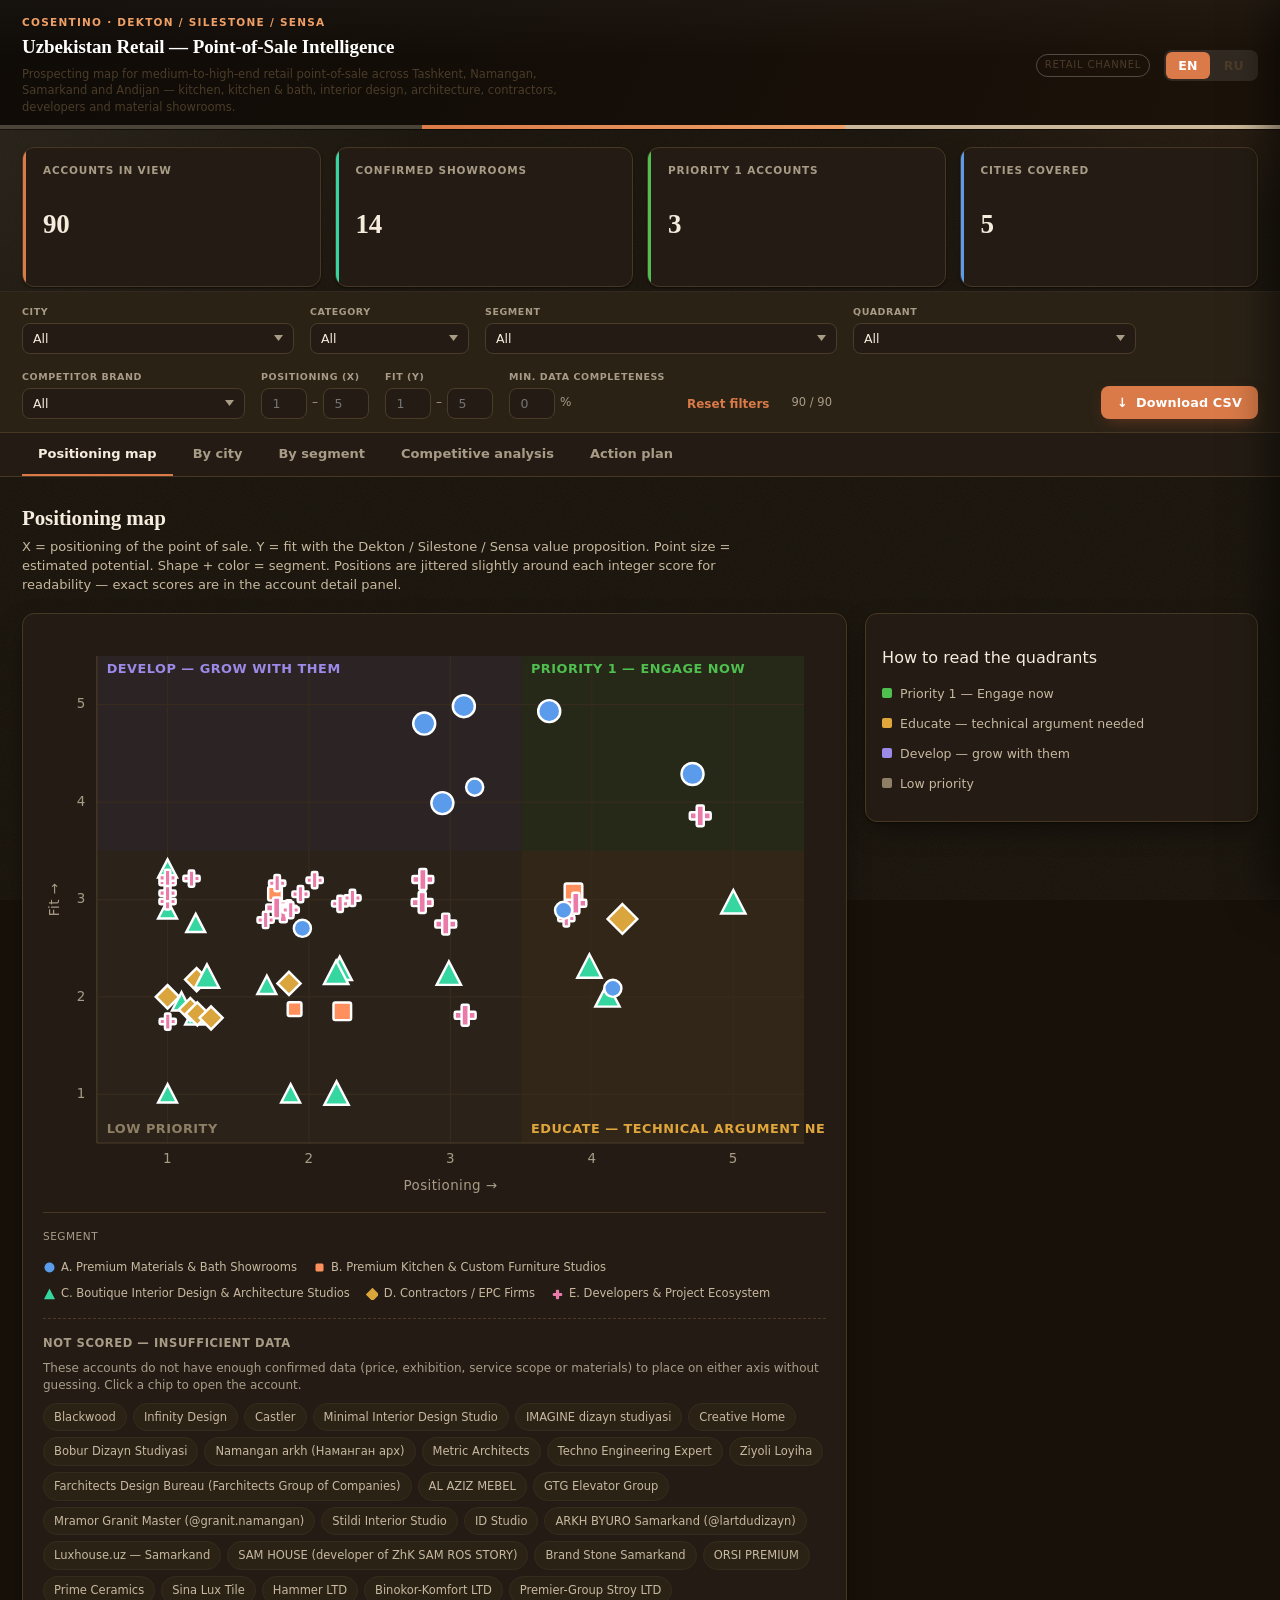
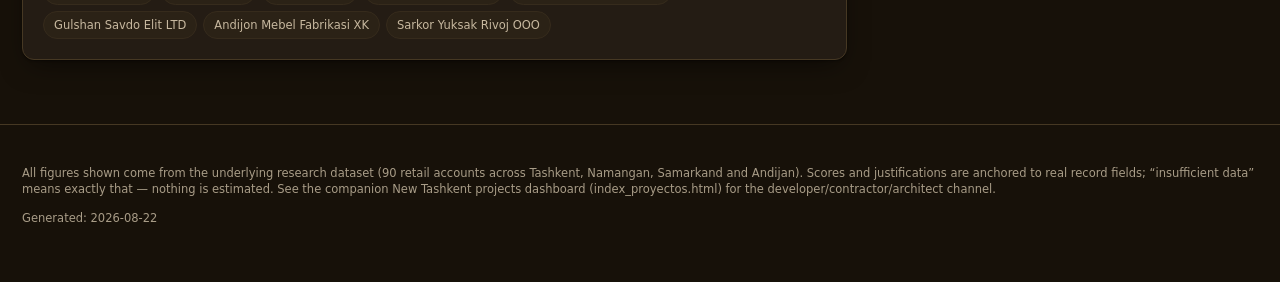
<file: index_retail.html>
<!doctype html>
<html lang="en">
<head>
<meta charset="utf-8">
<meta name="viewport" content="width=device-width, initial-scale=1">
<title>Uzbekistan Retail & Projects — Internal Intelligence</title>
<style>
:root{
  --stone-950:#f5ecdd; --stone-900:#e6dac2; --stone-700:#c7b89f; --stone-500:#a89c87; --stone-400:#786c58;
  --stone-300:#4a3c28; --stone-200:#362b1c; --stone-150:#2b2216; --stone-100:#171109;
  --paper:#241c14; --brand:#d97a48; --brand-dark:#b8602f; --brand-light:#f0a066; --brand-ink:#1a1108; --brand-wash:rgba(217,122,72,.22);
  --seg-a:#5b9bec; --seg-b:#ff8f5c; --seg-c:#35d6a0; --seg-d:#d9a53c; --seg-e:#ea7aa8;
  --q-p1:#4fbf4f; --q-educate:#e0a63c; --q-develop:#9b8ae8; --q-low:#8f7f65; --q-unsc:#6b5c44;
  --line:#463823; --line-soft:#332921;
  --shadow-sm:0 1px 2px rgba(0,0,0,.5);
  --shadow:0 1px 2px rgba(0,0,0,.4), 0 10px 28px -8px rgba(0,0,0,.55);
  --shadow-lift:0 6px 16px rgba(0,0,0,.45), 0 24px 48px -14px rgba(0,0,0,.65);
  --radius:12px; --radius-sm:8px;
  --font:system-ui,-apple-system,"Segoe UI",Roboto,Arial,sans-serif;
  --font-display:"Iowan Old Style","Palatino Linotype",Palatino,Georgia,"Times New Roman",serif;
  --grain:url("[data-uri]");
}
*{box-sizing:border-box}
html,body{margin:0;padding:0}
body{
  font-family:var(--font); color:var(--stone-950);
  background-color:var(--stone-100);
  background-image:
    radial-gradient(1100px 560px at 102% -10%, var(--brand-wash) 0%, transparent 55%),
    radial-gradient(900px 520px at -8% 14%, rgba(138,131,119,.15) 0%, transparent 60%),
    var(--grain);
  background-repeat:no-repeat, no-repeat, repeat;
  background-attachment:fixed, fixed, fixed;
  -webkit-font-smoothing:antialiased; line-height:1.45;
}
::selection{background:var(--brand-wash)}
a{color:var(--brand)}
button{font-family:inherit}
.hidden{display:none !important}
.mono-num{font-variant-numeric:tabular-nums}
a:focus-visible, button:focus-visible, select:focus-visible, input:focus-visible{outline:2px solid var(--brand); outline-offset:2px}
::-webkit-scrollbar{width:11px; height:11px}
::-webkit-scrollbar-track{background:var(--stone-100)}
::-webkit-scrollbar-thumb{background:var(--stone-300); border-radius:20px; border:3px solid var(--stone-100)}
::-webkit-scrollbar-thumb:hover{background:var(--stone-400)}

/* ---------- top chrome ---------- */
#topbar{
  position:sticky; top:0; z-index:40; color:#fff;
  background:
    linear-gradient(180deg, rgba(255,255,255,.03), rgba(255,255,255,0) 45%),
    linear-gradient(115deg, #0f0b07 0%, #170f08 65%, #1c130a 100%);
  padding:15px 22px 13px; display:flex; align-items:center; justify-content:space-between; gap:16px;
  box-shadow:0 1px 0 rgba(0,0,0,.5);
}
#topbar::after{
  content:''; position:absolute; left:0; right:0; bottom:0; height:4px;
  background:linear-gradient(90deg, #4a4438 0%, #4a4438 33%, var(--brand) 33%, var(--brand-light) 66%, #cbb89a 66%, #cbb89a 100%);
}
#topbar .brand-eyebrow{font-size:10.5px; letter-spacing:.12em; text-transform:uppercase; color:var(--brand-light); margin:0 0 3px; font-weight:700}
#topbar h1{font-family:var(--font-display); font-size:19px; font-weight:600; margin:0; letter-spacing:-.005em}
#topbar .pagesubtitle{font-size:11.5px; color:var(--stone-300); margin:5px 0 0; max-width:560px}
#topbar .modebadge{
  font-size:10px; letter-spacing:.08em; text-transform:uppercase; padding:3px 8px; border-radius:20px;
  border:1px solid rgba(245,242,238,.25); color:var(--stone-300); margin-left:10px;
}
#langtoggle{display:flex; gap:2px; background:rgba(245,242,238,.1); border-radius:8px; padding:2px}
#langtoggle button{
  border:none; background:transparent; color:var(--stone-300); padding:6px 12px; border-radius:6px;
  font-size:12.5px; font-weight:700; cursor:pointer; letter-spacing:.02em;
}
#langtoggle button.active{background:var(--brand); color:#fff}

/* ---------- KPI strip ---------- */
#kpistrip{display:flex; gap:14px; flex-wrap:wrap; padding:18px 22px 4px; max-width:1360px; margin:0 auto}
.kpi{
  flex:1 1 160px; background:var(--paper); border:1px solid var(--line); border-radius:var(--radius);
  padding:15px 18px 15px 20px; box-shadow:var(--shadow-sm); position:relative; overflow:hidden;
}
.kpi::before{content:''; position:absolute; left:0; top:0; bottom:0; width:3px; background:var(--brand)}
.kpi:nth-child(2)::before{background:var(--seg-c)}
.kpi:nth-child(3)::before{background:var(--q-p1)}
.kpi:nth-child(4)::before{background:var(--seg-a)}
.kpi .label{font-size:10.5px; letter-spacing:.08em; text-transform:uppercase; color:var(--stone-500); margin:0 0 6px; font-weight:600}
.kpi .value{font-family:var(--font-display); font-size:27px; font-weight:600; letter-spacing:-.01em}

/* ---------- filter bar ---------- */
#filterbar{
  position:sticky; top:var(--topbar-h,62px); z-index:30; background:var(--stone-150);
  border-bottom:1px solid var(--line); border-top:1px solid var(--line-soft);
  padding:13px 22px; display:flex; gap:16px; flex-wrap:wrap; align-items:flex-end;
}
#filterbar .fgroup{display:flex; flex-direction:column; gap:4px}
#filterbar label{font-size:9.5px; letter-spacing:.06em; text-transform:uppercase; color:var(--stone-500); font-weight:700}
#filterbar select,#filterbar input[type=number]{
  font-family:inherit; font-size:12.5px; padding:7px 26px 7px 10px; border:1px solid var(--stone-300);
  border-radius:var(--radius-sm); background-color:var(--paper); color:var(--stone-950); min-width:120px;
  appearance:none; -webkit-appearance:none; transition:border-color .12s, box-shadow .12s;
}
#filterbar select{
  background-image:url("data:image/svg+xml;utf8,<svg xmlns='http://www.w3.org/2000/svg' width='10' height='6'><path d='M0 0L5 6L10 0Z' fill='%23a89c87'/></svg>");
  background-repeat:no-repeat; background-position:right 10px center; background-size:9px 6px;
}
#filterbar input[type=number]{padding:7px 8px; min-width:0}
#filterbar select:hover,#filterbar input[type=number]:hover{border-color:var(--stone-400)}
#filterbar select:focus,#filterbar input[type=number]:focus{outline:none; border-color:var(--brand); box-shadow:0 0 0 3px var(--brand-wash)}
#filterbar .range-inputs{display:flex; gap:5px; align-items:center; font-size:12px; color:var(--stone-500)}
#filterbar .range-inputs input{width:46px; min-width:46px; text-align:center}
#resetfilters{
  font-size:12px; font-weight:700; color:var(--brand); background:none; border:none; cursor:pointer;
  padding:8px 6px; align-self:flex-end;
}
#resetfilters:hover{text-decoration:underline}
#filtercount{font-size:11.5px; color:var(--stone-500); align-self:flex-end; padding-bottom:8px; white-space:nowrap}
#exportcsv{
  margin-left:auto; align-self:flex-end; display:inline-flex; align-items:center; gap:8px;
  background:var(--brand); color:#fff; border:none; padding:9px 16px; border-radius:var(--radius-sm);
  font-size:12.8px; font-weight:700; letter-spacing:.01em; cursor:pointer; white-space:nowrap;
  box-shadow:0 6px 16px -6px rgba(156,74,46,.6); transition:background .15s, transform .15s;
}
#exportcsv:hover{background:var(--brand-dark); transform:translateY(-1px)}
#exportcsv::before{content:'\2193'; font-weight:800}

/* ---------- tabs ---------- */
#tabs{display:flex; gap:4px; padding:0 22px; background:var(--paper); border-bottom:1px solid var(--line); overflow-x:auto}
#tabs button{
  border:none; background:none; padding:13px 16px; font-size:13px; font-weight:600; color:var(--stone-500);
  cursor:pointer; border-bottom:2px solid transparent; white-space:nowrap; transition:color .12s;
}
#tabs button:hover{color:var(--stone-700)}
#tabs button.active{color:var(--stone-950); border-bottom-color:var(--brand); font-weight:700}

/* ---------- content ---------- */
#content{padding:26px 22px 64px; max-width:1360px; margin:0 auto}
.panel{display:none}
.panel.active{display:block; animation:fadeIn .18s ease}
@keyframes fadeIn{from{opacity:0; transform:translateY(3px)} to{opacity:1; transform:none}}
.section-head{margin:0 0 18px}
.section-head h2{font-family:var(--font-display); font-size:21px; font-weight:600; margin:0 0 5px; letter-spacing:-.005em}
.section-head p{font-size:13px; color:var(--stone-700); margin:0; max-width:760px}

/* ---------- cards / grid ---------- */
.card{background:var(--paper); border:1px solid var(--line); border-radius:var(--radius); box-shadow:var(--shadow)}
.grid-2{display:grid; grid-template-columns:minmax(0,2.1fr) minmax(280px,1fr); gap:18px; align-items:start}
@media (max-width:900px){.grid-2{grid-template-columns:1fr}}

/* ---------- scatter map ---------- */
#mapcard{padding:20px}
#mapsvgwrap{position:relative}
svg#scatter{width:100%; height:auto; display:block}
.axis-label{font-size:11px; fill:var(--stone-500); letter-spacing:.03em}
.quad-label{font-size:10.5px; font-weight:700; letter-spacing:.04em; text-transform:uppercase}
.gridline{stroke:var(--stone-200); stroke-width:1}
.axisline{stroke:var(--stone-300); stroke-width:1}
.dot{cursor:pointer; stroke:#fff; stroke-width:2}
.dot:hover, .dot.hovered{filter:brightness(0.85)}
.hit{fill:transparent; cursor:pointer}
#tooltip{
  position:absolute; pointer-events:none; background:#0f0b07; color:#fff; font-size:12px;
  padding:10px 12px; border-radius:9px; max-width:240px; box-shadow:var(--shadow-lift); z-index:50; opacity:0;
  transition:opacity .08s;
}
#tooltip.show{opacity:1}
#tooltip .tt-name{font-family:var(--font-display); font-weight:600; font-size:13px; margin-bottom:4px}
#tooltip .tt-row{color:var(--stone-300); font-size:11.3px}

.legend{display:flex; flex-wrap:wrap; gap:10px 16px; margin-top:16px; padding-top:16px; border-top:1px solid var(--line)}
.legend-item{display:flex; align-items:center; gap:6px; font-size:11.5px; color:var(--stone-700)}
.legend-swatch{width:12px; height:12px; flex:none}

.unscored-strip{margin-top:16px; padding-top:16px; border-top:1px dashed var(--stone-300)}
.unscored-strip h4{font-size:11.5px; text-transform:uppercase; letter-spacing:.05em; color:var(--stone-500); margin:0 0 8px; font-weight:700}
.chip-row{display:flex; flex-wrap:wrap; gap:6px}
.chip{
  font-size:11.5px; padding:5px 10px; border-radius:20px; background:var(--stone-150); color:var(--stone-700);
  cursor:pointer; border:1px solid var(--stone-200); transition:background .12s, transform .12s;
}
.chip:hover{background:var(--stone-200); transform:translateY(-1px)}

/* ---------- detail drawer ---------- */
#drawer{
  position:fixed; top:0; right:0; height:100%; width:min(440px,92vw); background:var(--paper);
  box-shadow:-12px 0 36px rgba(0,0,0,.5); transform:translateX(100%); transition:transform .2s ease;
  z-index:55; overflow-y:auto; padding:26px;
}
#drawer.open{transform:translateX(0)}
#drawerbg{position:fixed; inset:0; background:rgba(0,0,0,.55); z-index:54; opacity:0; pointer-events:none; transition:opacity .2s}
#drawerbg.open{opacity:1; pointer-events:auto}
#drawer .dclose{position:absolute; top:18px; right:18px; border:none; background:var(--stone-150); width:32px; height:32px; border-radius:50%; font-size:16px; cursor:pointer; color:var(--stone-700); transition:background .12s}
#drawer .dclose:hover{background:var(--stone-200)}
#drawer .dname{font-family:var(--font-display); font-size:20px; font-weight:600; margin:0 30px 4px 0; letter-spacing:-.005em}
#drawer .dmeta{font-size:12.5px; color:var(--stone-500); margin-bottom:18px}
#drawer .dsection{margin-bottom:16px; padding-bottom:16px; border-bottom:1px solid var(--line)}
#drawer .dsection:last-child{border-bottom:none}
#drawer .dlabel{font-size:10px; letter-spacing:.06em; text-transform:uppercase; color:var(--stone-500); margin:0 0 4px; font-weight:700}
#drawer .dval{font-size:13.5px; color:var(--stone-950)}
#drawer .dscorepair{display:flex; gap:10px}
#drawer .dscorebox{flex:1; background:var(--stone-100); border:1px solid var(--line-soft); border-radius:var(--radius-sm); padding:11px}
#drawer .dscorebox .num{font-family:var(--font-display); font-size:23px; font-weight:600}
.badge{display:inline-block; font-size:10.5px; font-weight:700; letter-spacing:.03em; padding:4px 10px; border-radius:20px; color:#fff}

/* ---------- city / segment views ---------- */
.city-grid,.seg-grid{display:grid; grid-template-columns:repeat(auto-fill,minmax(270px,1fr)); gap:16px}
.city-card,.seg-card{padding:18px; cursor:pointer; transition:box-shadow .15s, transform .15s}
.city-card:hover,.seg-card:hover{box-shadow:var(--shadow-lift); transform:translateY(-2px)}
.city-card h3,.seg-card h3{font-family:var(--font-display); font-size:16px; margin:0 0 2px; font-weight:600}
.city-card .n,.seg-card .n{font-family:var(--font-display); font-size:26px; font-weight:600; color:var(--brand)}
.bar-row{display:flex; align-items:center; gap:8px; margin-top:7px; font-size:11.5px}
.bar-row .barlabel{width:82px; flex:none; color:var(--stone-500); white-space:nowrap; overflow:hidden; text-overflow:ellipsis}
.bar-track{flex:1; height:7px; background:var(--stone-150); border-radius:4px; overflow:hidden}
.bar-fill{height:100%; border-radius:4px}

/* ---------- competitive ---------- */
.comp-table{width:100%; border-collapse:collapse; font-size:13px}
.comp-table th{text-align:left; font-size:10.5px; text-transform:uppercase; letter-spacing:.05em; color:var(--stone-500); padding:10px 12px; border-bottom:1px solid var(--line); font-weight:700}
.comp-table td{padding:10px 12px; border-bottom:1px solid var(--stone-150)}
.comp-table tr:hover td{background:var(--stone-100)}

/* ---------- action plan table ---------- */
#actiontable-wrap{overflow-x:auto}
table#actiontable{width:100%; border-collapse:collapse; font-size:12.8px; min-width:980px}
table#actiontable th{
  text-align:left; font-size:10.3px; text-transform:uppercase; letter-spacing:.04em; color:var(--stone-500);
  padding:11px 12px; border-bottom:1px solid var(--line); cursor:pointer; white-space:nowrap; user-select:none;
  position:sticky; top:0; background:var(--paper); font-weight:700;
}
table#actiontable th:hover{color:var(--stone-950)}
table#actiontable th .arrow{font-size:9px; margin-left:2px; opacity:.5}
table#actiontable td{padding:10px 12px; border-bottom:1px solid var(--stone-150); vertical-align:top}
table#actiontable tr:hover td{background:var(--stone-100)}
.actiontext{max-width:340px; font-size:12.3px; color:var(--stone-700)}
.toolrow{display:flex; justify-content:flex-end; align-items:center; margin-bottom:12px; gap:10px; flex-wrap:wrap}
#tablecount{font-size:12px; color:var(--stone-500)}

/* ---------- footer ---------- */
#pagefoot{padding:28px 22px 44px; max-width:1360px; margin:0 auto; font-size:11.5px; color:var(--stone-500); border-top:1px solid var(--line)}
#pagefoot .confid{color:var(--brand); font-weight:700; margin-bottom:6px}

@media (max-width:860px){
  /* a multi-row filter bar must not stay pinned to the top while scrolling on a phone */
  #filterbar{position:static; top:auto}
}
@media (max-width:640px){
  #topbar{padding:13px 14px 12px} #filterbar{padding:12px 14px} #content{padding:18px 14px 50px}
  #kpistrip{padding:14px 14px 2px}
  .grid-2{gap:12px}
  #filterbar .fgroup{width:100%}
  #filterbar select{width:100%}
  #filterbar select,#filterbar input[type=number],#resetfilters,#tabs button{min-height:40px}
  #exportcsv{margin-left:0; width:100%; justify-content:center; min-height:44px}
  #resetfilters,#filtercount{align-self:flex-start; padding-bottom:0}
  #drawer{padding:22px 18px}
  table#actiontable td, table#actiontable th{padding:10px 8px}
}
@media (hover:none) and (pointer:coarse){
  .chip{padding:7px 12px}
  #tabs button{padding:14px 16px}
}
@media (prefers-reduced-motion:reduce){
  .panel.active{animation:none}
  *{transition-duration:.001ms !important; scroll-behavior:auto !important}
}
</style>
</head>
<body>

<div id="tooltip"></div>

<div id="drawerbg" onclick="closeDrawer()"></div>
<aside id="drawer"></aside>

<header id="topbar">
  <div>
    <p class="brand-eyebrow">Cosentino &middot; Dekton / Silestone / Sensa</p>
    <h1 id="pagetitle"></h1>
    <p class="pagesubtitle" data-i18n="page_subtitle"></p>
  </div>
  <div style="display:flex; align-items:center; gap:14px">
    <span class="modebadge" id="modebadge"></span>
    <div id="langtoggle">
      <button data-lang="en" onclick="setLang('en')">EN</button>
      <button data-lang="ru" onclick="setLang('ru')">RU</button>
    </div>
  </div>
</header>

<div id="kpistrip">
  <div class="kpi"><p class="label" data-i18n="kpi_total"></p><p class="value mono-num" id="kpi_total"></p></div>
  <div class="kpi"><p class="label" data-i18n="kpi_showroom"></p><p class="value mono-num" id="kpi_showroom"></p></div>
  <div class="kpi"><p class="label" data-i18n="kpi_priority1"></p><p class="value mono-num" id="kpi_priority1"></p></div>
  <div class="kpi"><p class="label" data-i18n="kpi_cities"></p><p class="value mono-num" id="kpi_cities"></p></div>
</div>

<div id="filterbar">
  <div class="fgroup"><label data-i18n="filter_city"></label>
    <select id="f_city" onchange="onFilterChange()"></select></div>
  <div class="fgroup"><label data-i18n="filter_typology"></label>
    <select id="f_typology" onchange="onFilterChange()"></select></div>
  <div class="fgroup"><label data-i18n="filter_segment"></label>
    <select id="f_segment" onchange="onFilterChange()"></select></div>
  <div class="fgroup"><label data-i18n="filter_quadrant"></label>
    <select id="f_quadrant" onchange="onFilterChange()"></select></div>
  <div class="fgroup"><label data-i18n="filter_brand"></label>
    <select id="f_brand" onchange="onFilterChange()"></select></div>
  <div class="fgroup"><label data-i18n="filter_x"></label>
    <div class="range-inputs">
      <input type="number" id="f_xmin" min="1" max="5" placeholder="1" onchange="onFilterChange()">–
      <input type="number" id="f_xmax" min="1" max="5" placeholder="5" onchange="onFilterChange()">
    </div></div>
  <div class="fgroup"><label data-i18n="filter_y"></label>
    <div class="range-inputs">
      <input type="number" id="f_ymin" min="1" max="5" placeholder="1" onchange="onFilterChange()">–
      <input type="number" id="f_ymax" min="1" max="5" placeholder="5" onchange="onFilterChange()">
    </div></div>
  <div class="fgroup"><label data-i18n="filter_completeness"></label>
    <div class="range-inputs">
      <input type="number" id="f_complete" min="0" max="100" step="10" placeholder="0" onchange="onFilterChange()">%
    </div></div>
  <button id="resetfilters" onclick="resetFilters()" data-i18n="filter_reset"></button>
  <span id="filtercount"></span>
  <button id="exportcsv" onclick="exportCSV()" data-i18n="action_export"></button>
</div>

<nav id="tabs">
  <button data-tab="map" onclick="setTab('map')" data-i18n="tab_map"></button>
  <button data-tab="city" onclick="setTab('city')" data-i18n="tab_city"></button>
  <button data-tab="segment" onclick="setTab('segment')" data-i18n="tab_segment"></button>
  <button data-tab="competitive" onclick="setTab('competitive')" data-i18n="tab_competitive"></button>
  <button data-tab="action" onclick="setTab('action')" data-i18n="tab_action"></button>
</nav>

<main id="content">
  <section class="panel" id="panel-map">
    <div class="section-head"><h2 data-i18n="map_title"></h2><p data-i18n="map_subtitle"></p></div>
    <div class="grid-2">
      <div class="card" id="mapcard">
        <div id="mapsvgwrap"></div>
        <div class="legend" id="maplegend"></div>
        <div class="unscored-strip">
          <h4 data-i18n="unscored_title"></h4>
          <p class="dval" style="font-size:12px;color:var(--stone-500);margin:0 0 8px" data-i18n="unscored_note"></p>
          <div class="chip-row" id="unscoredchips"></div>
        </div>
      </div>
      <div class="card" style="padding:16px">
        <p class="dlabel" data-i18n="map_howtoread"></p>
        <div id="quadrantlegend"></div>
      </div>
    </div>
  </section>

  <section class="panel" id="panel-city">
    <div class="section-head"><h2 data-i18n="city_title"></h2><p data-i18n="city_subtitle"></p></div>
    <div class="city-grid" id="citygrid"></div>
  </section>

  <section class="panel" id="panel-segment">
    <div class="section-head"><h2 data-i18n="segment_title"></h2><p data-i18n="segment_subtitle"></p></div>
    <div class="seg-grid" id="seggrid"></div>
  </section>

  <section class="panel" id="panel-competitive">
    <div class="section-head"><h2 data-i18n="comp_title"></h2><p data-i18n="comp_subtitle"></p></div>
    <div class="card" style="padding:6px 16px 16px; overflow-x:auto">
      <table class="comp-table" id="comptable"></table>
    </div>
  </section>

  <section class="panel" id="panel-action">
    <div class="section-head"><h2 data-i18n="action_title"></h2><p data-i18n="action_subtitle"></p></div>
    <div class="toolrow">
      <span id="tablecount"></span>
    </div>
    <div class="card" id="actiontable-wrap" style="padding:4px">
      <table id="actiontable"><thead id="actionhead"></thead><tbody id="actionbody"></tbody></table>
    </div>
  </section>
</main>

<footer id="pagefoot">
  
  <p data-i18n="foot_note"></p>
  <p style="margin-top:4px" id="foot_generated"></p>
</footer>

<script>
const CONFIG = { mode: 'internal', defaultLang: 'en' };
const GENERATED_DATE = '2026-08-22';

const I18N = {
en: {
  pagetitle_internal: "Uzbekistan Retail — Point-of-Sale Intelligence",
  pagetitle_partner: "Uzbekistan Retail — Point-of-Sale Intelligence",
  modebadge_internal: "Retail channel", modebadge_partner: "Retail channel",
  kpi_total: "Accounts in view", kpi_showroom: "Confirmed showrooms",
  kpi_priority1: "Priority 1 accounts", kpi_cities: "Cities covered",
  filter_city: "City", filter_typology: "Category", filter_segment: "Segment", filter_quadrant: "Quadrant",
  filter_brand: "Competitor brand", filter_x: "Positioning (X)", filter_y: "Fit (Y)",
  filter_completeness: "Min. data completeness", filter_reset: "Reset filters",
  opt_all: "All",
  page_subtitle: "Prospecting map for medium-to-high-end retail point-of-sale across Tashkent, Namangan, Samarkand and Andijan — kitchen, kitchen & bath, interior design, architecture, contractors, developers and material showrooms.",
  tab_map: "Positioning map", tab_city: "By city", tab_segment: "By segment",
  tab_competitive: "Competitive analysis", tab_action: "Action plan",
  map_title: "Positioning map",
  map_subtitle: "X = positioning of the point of sale. Y = fit with the Dekton / Silestone / Sensa value proposition. Point size = estimated potential. Shape + color = segment. Positions are jittered slightly around each integer score for readability — exact scores are in the account detail panel.",
  map_howtoread: "How to read the quadrants",
  axis_x: "Positioning →", axis_y: "Fit →",
  unscored_title: "Not scored — insufficient data",
  unscored_note: "These accounts do not have enough confirmed data (price, exhibition, service scope or materials) to place on either axis without guessing. Click a chip to open the account.",
  city_title: "By city", city_subtitle: "Concentration of accounts and quadrant mix per city.",
  segment_title: "By segment", segment_subtitle: "Which brand-entry angle fits each segment, and why.",
  comp_title: "Competitive analysis", comp_subtitle: "Surface-material brands already present in the market, and where the real openings are.",
  comp_th_brand: "Brand / material", comp_th_tier: "Relation to Cosentino", comp_th_accounts: "Accounts", comp_th_cities: "Cities",
  tier_direct: "Direct competitor", tier_adjacent: "Adjacent category", tier_other: "Other / unclassified", tier_cosentino_ref: "Cosentino already referenced",
  action_title: "Action plan", action_subtitle: "Sortable, filterable list with the recommended next step per account. Click a column header to sort.",
  action_export: "Download CSV",
  action_th_name: "Account", action_th_city: "City", action_th_segment: "Segment",
  action_th_quadrant: "Quadrant", action_th_step: "Suggested next step", action_th_contact: "Contact",
  foot_note: "All figures shown come from the underlying research dataset (90 retail accounts across Tashkent, Namangan, Samarkand and Andijan). Scores and justifications are anchored to real record fields; “insufficient data” means exactly that — nothing is estimated. See the companion New Tashkent projects dashboard (index_proyectos.html) for the developer/contractor/architect channel.",
  cover_logo_cosentino: "Cosentino logo", cover_logo_partner: "Distributor logo",
  cover_title: "Uzbekistan Market Entry — Retail & Projects Dashboard",
  cover_subtitle: "Prepared for the distribution partner and sales team — Dekton · Silestone · Sensa",
  cover_confidential: "Confidential — for internal use by the partner's sales organization only. Not for external distribution.",
  cover_cta: "Open dashboard",
  d_city: "City", d_address: "Address", d_segment: "Segment", d_typology: "Typology", d_channel: "Channel",
  d_brands: "Brands / materials mentioned", d_positioning: "Positioning (X)", d_fit: "Fit (Y)",
  d_quadrant: "Quadrant", d_potential: "Estimated potential", d_action: "Suggested next step",
  d_contact: "Contact", d_web: "Source / web", d_completeness: "Data completeness",
  d_positioning_why: "Why this positioning score", d_fit_why: "Why this fit score",
  show_yes: "Confirmed showroom — act now", show_uncertain: "Likely showroom — verify on-site",
  show_no: "No confirmed showroom", show_notyet: "No showroom yet (early project phase)",
  na: "—", insufficient: "Insufficient data",
  quad_p1: "Priority 1 — Engage now", quad_educate: "Educate — technical argument needed",
  quad_develop: "Develop — grow with them", quad_unscored: "Unscored — verify data",
  quad_low_internal: "Low priority", quad_low_partner: "Low priority — monitor",
},
ru: {
  pagetitle_internal: "Узбекистан. Розница — аналитика точек продаж",
  pagetitle_partner: "Узбекистан. Розница — аналитика точек продаж",
  modebadge_internal: "Канал: розница", modebadge_partner: "Канал: розница",
  kpi_total: "Компаний в выборке", kpi_showroom: "Подтверждённые шоурумы",
  kpi_priority1: "Приоритет 1", kpi_cities: "Города охвачены",
  filter_city: "Город", filter_typology: "Категория", filter_segment: "Сегмент", filter_quadrant: "Квадрант",
  filter_brand: "Бренд-конкурент", filter_x: "Позиционирование (X)", filter_y: "Соответствие (Y)",
  filter_completeness: "Мин. полнота данных", filter_reset: "Сбросить фильтры",
  opt_all: "Все",
  page_subtitle: "Карта поиска точек продаж среднего-высокого сегмента в Ташкенте, Намангане, Самарканде и Андижане — кухни, кухни и сантехника, дизайн интерьера, архитектура, подрядчики, застройщики и шоурумы материалов.",
  tab_map: "Карта позиционирования", tab_city: "По городам", tab_segment: "По сегментам",
  tab_competitive: "Конкурентный анализ", tab_action: "План действий",
  map_title: "Карта позиционирования",
  map_subtitle: "X — позиционирование точки продаж. Y — соответствие ценностному предложению Dekton / Silestone / Sensa. Размер точки — оценочный потенциал. Форма + цвет — сегмент. Позиции немного смещены вокруг целого балла для читаемости — точные значения в карточке компании.",
  map_howtoread: "Как читать квадранты",
  axis_x: "Позиционирование →", axis_y: "Соответствие →",
  unscored_title: "Без оценки — недостаточно данных",
  unscored_note: "У этих компаний недостаточно подтверждённых данных (цена, экспозиция, объём услуг или материалы), чтобы разместить их на осях без догадок. Нажмите на карточку, чтобы открыть компанию.",
  city_title: "По городам", city_subtitle: "Концентрация компаний и распределение по квадрантам в каждом городе.",
  segment_title: "По сегментам", segment_subtitle: "Какой угол входа по бренду подходит каждому сегменту и почему.",
  comp_title: "Конкурентный анализ", comp_subtitle: "Бренды поверхностных материалов, уже присутствующие на рынке, и где есть реальные окна.",
  comp_th_brand: "Бренд / материал", comp_th_tier: "Отношение к Cosentino", comp_th_accounts: "Компаний", comp_th_cities: "Города",
  tier_direct: "Прямой конкурент", tier_adjacent: "Смежная категория", tier_other: "Другое / не классифицировано", tier_cosentino_ref: "Cosentino уже упоминается",
  action_title: "План действий", action_subtitle: "Список с возможностью сортировки и фильтрации, с рекомендуемым следующим шагом по каждой компании. Нажмите на заголовок столбца для сортировки.",
  action_export: "Скачать CSV",
  action_th_name: "Компания", action_th_city: "Город", action_th_segment: "Сегмент",
  action_th_quadrant: "Квадрант", action_th_step: "Рекомендуемый шаг", action_th_contact: "Контакт",
  foot_note: "Все приведённые данные взяты из исходного исследовательского датасета (90 розничных компаний в Ташкенте, Намангане, Самарканде и Андижане). Оценки и обоснования привязаны к реальным полям записей; «недостаточно данных» означает именно это — ничего не оценивается приблизительно. Канал застройщиков/подрядчиков/архитекторов New Tashkent — в отдельном дашборде (index_proyectos.html).",
  cover_logo_cosentino: "Логотип Cosentino", cover_logo_partner: "Логотип дистрибьютора",
  cover_title: "Выход на рынок Узбекистана — дашборд розницы и проектов",
  cover_subtitle: "Подготовлено для партнёра-дистрибьютора и отдела продаж — Dekton · Silestone · Sensa",
  cover_confidential: "Конфиденциально — только для внутреннего использования отделом продаж партнёра. Не для внешнего распространения.",
  cover_cta: "Открыть дашборд",
  d_city: "Город", d_address: "Адрес", d_segment: "Сегмент", d_typology: "Типология", d_channel: "Канал",
  d_brands: "Упомянутые бренды / материалы", d_positioning: "Позиционирование (X)", d_fit: "Соответствие (Y)",
  d_quadrant: "Квадрант", d_potential: "Оценочный потенциал", d_action: "Рекомендуемый шаг",
  d_contact: "Контакт", d_web: "Источник / сайт", d_completeness: "Полнота данных",
  d_positioning_why: "Почему такая оценка позиционирования", d_fit_why: "Почему такая оценка соответствия",
  show_yes: "Подтверждённый шоурум — действовать сейчас", show_uncertain: "Вероятный шоурум — проверить на месте",
  show_no: "Подтверждённого шоурума нет", show_notyet: "Шоурума пока нет (ранняя стадия проекта)",
  na: "—", insufficient: "Недостаточно данных",
  quad_p1: "Приоритет 1 — начать контакт", quad_educate: "Обучение — нужен технический аргумент",
  quad_develop: "Развивать — расти вместе", quad_unscored: "Без оценки — проверить данные",
  quad_low_internal: "Низкий приоритет", quad_low_partner: "Низкий приоритет — наблюдение",
},
};

const DATA = [{"id":1,"name":"Lux Home Mebel","city_en":"Tashkent","city_ru":"Ташкент","address":"Tashkent, Yunusabad District","segment_en":"B. Premium Kitchen & Custom Furniture Studios","segment_ru":"B. Студии премиальных кухонь и мебели на заказ","typology_en":"Kitchen","typology_ru":"Кухни","channel_en":"Retail","channel_ru":"Розница","brands":"EGGER and Kronospan boards (European), Blum and Hettich and DTC hardware, acrylic/HPL facades, AGT MDF","brand_tier":"other","x":4,"y":3,"x_level_en":"High","x_level_ru":"Высокий","y_level_en":"Medium","y_level_ru":"Средний","x_justification_en":"Named showroom (Yunusabad District) with explicit 3-tier pricing up to Premium (30M+ UZS); scale: 15+ yrs, 500+ projects, 98% satisfaction.","x_justification_ru":"Именной шоурум (Юнусабадский район) с явной 3-уровневой ценой до «Премиум» (30 млн+ сум); масштаб: 15+ лет, 500+ проектов, 98% удовлетворённых клиентов.","y_justification_en":"Design+Install+Supply scope and Kitchen typology fit the countertop category well, but no competing premium surface brand is confirmed — furniture factory likely uses laminate/HPL tops, not slabs.","y_justification_ru":"Design+Install+Supply и типология Kitchen хорошо подходят под категорию столешниц, но конкурирующий бренд премиальной поверхности не подтверждён — фабрика мебели, вероятно, использует ламинат/HPL, а не плиты.","quadrant_en":"EDUCATE - technical argument needed","quadrant_ru":"ОБУЧЕНИЕ — нужен технический аргумент","potential_en":"High","potential_ru":"Высокий","potential_confirmed":true,"showroom_flag":"yes","action_en":"Needs technical education first: Free Dekton/Silestone/Sensa countertop display in exchange for surface-material exclusivity; introductory volume discount on first order. Free Dekton/Silestone/Sensa sample display in existing showroom.","action_ru":"Сначала нужна техническая аргументация: Бесплатная демонстрация столешниц Dekton/Silestone/Sensa в обмен на эксклюзивность по материалу поверхности; вводная скидка за объём на первый заказ. Бесплатное размещение образцов Dekton/Silestone/Sensa в существующем шоуруме.","email":"info@luxhome.uz","phone":"+998 99 805 58 58","web":"https://www.luxhomemebel.uz/ru/kitchens","completeness":100,"priority_original":true},{"id":2,"name":"Blackwood","city_en":"Tashkent","city_ru":"Ташкент","address":"Tashkent (exact address not determinable - site blocked)","segment_en":"A. Premium Materials & Bath Showrooms","segment_ru":"A. Шоурумы премиальных материалов и сантехники","typology_en":"Kitchen & Bath","typology_ru":"Кухня и ванная","channel_en":"Retail","channel_ru":"Розница","brands":"Not determinable (page inaccessible)","brand_tier":"other","x":null,"y":3,"x_level_en":null,"x_level_ru":null,"y_level_en":"Medium","y_level_ru":"Средний","x_justification_en":"no confirmed exhibition space; price_range: Not determinable.","x_justification_ru":"подтверждённой экспозиции нет; ценовой диапазон: Not determinable.","y_justification_en":"service_scope: Design+Install+Supply; materials mentioned but not classifiable as competing/adjacent surface brands.","y_justification_ru":"service_scope: Design+Install+Supply; материалы упомянуты, но не относятся к конкурирующим/смежным поверхностным брендам.","quadrant_en":"Unscored","quadrant_ru":"Без оценки","potential_en":"Medium","potential_ru":"Средний","potential_confirmed":false,"showroom_flag":"no","action_en":"Verify data before acting: Category-expansion pitch: add a Cosentino surface corner within their existing materials showroom.","action_ru":"Сначала проверить данные: Предложение расширения категории: добавить уголок поверхностей Cosentino внутри их существующего шоурума материалов.","email":null,"phone":null,"web":"https://blackwood.uz/","completeness":50,"priority_original":false},{"id":3,"name":"homed:t (h0design)","city_en":"Tashkent","city_ru":"Ташкент","address":"Tashkent, Yashnabad District, Parkentskaya Street, Building 180","segment_en":"C. Boutique Interior Design & Architecture Studios","segment_ru":"C. Бутиковые студии дизайна интерьера и архитектурные бюро","typology_en":"Interior Designer","typology_ru":"Дизайн интерьера","channel_en":"Retail","channel_ru":"Розница","brands":"Taupe/beige palettes, wooden textures; sources materials/furnishings from local market","brand_tier":"other","x":4,"y":2,"x_level_en":"High","x_level_ru":"Высокий","y_level_en":"Low","y_level_ru":"Низкий","x_justification_en":"Physical studio address with daily walk-in hours (10:00-20:00); High price tier; 10+ years experience.","x_justification_ru":"Физический адрес студии с ежедневными часами приёма (10:00-20:00); высокий ценовой диапазон; 10+ лет опыта.","y_justification_en":"Design+Build scope but no material/brand signal — this is a design studio showroom, not a materials showroom.","y_justification_ru":"Design+Build, но нет сигнала по материалам/бренду — это шоурум дизайн-студии, а не шоурум материалов.","quadrant_en":"EDUCATE - technical argument needed","quadrant_ru":"ОБУЧЕНИЕ — нужен технический аргумент","potential_en":"High","potential_ru":"Высокий","potential_confirmed":true,"showroom_flag":"yes","action_en":"Needs technical education first: Referral commission on specified volume + pocket sample kit and digital catalog access for renders/specification. Free Dekton/Silestone/Sensa sample display in existing showroom.","action_ru":"Сначала нужна техническая аргументация: Комиссия за реферальный объём + карманный набор образцов и доступ к цифровому каталогу для рендеров/спецификации. Бесплатное размещение образцов Dekton/Silestone/Sensa в существующем шоуруме.","email":null,"phone":"+998 70 197-05-49","web":"https://homedit.uz/design","completeness":88,"priority_original":false},{"id":4,"name":"Insydrium","city_en":"Tashkent","city_ru":"Ташкент","address":"Furkata Street 169A, Tashkent","segment_en":"C. Boutique Interior Design & Architecture Studios","segment_ru":"C. Бутиковые студии дизайна интерьера и архитектурные бюро","typology_en":"Hybrid","typology_ru":"Гибрид","channel_en":"Retail","channel_ru":"Розница","brands":"Not specified by brand; focuses on finishing/engineering package","brand_tier":"other","x":5,"y":3,"x_level_en":"High","x_level_ru":"Высокий","y_level_en":"Medium","y_level_ru":"Средний","x_justification_en":"Published office address + active multi-city network (Moscow/Astana/Almaty/Bali/Istanbul); 25 specialists, 10+ yrs, >95% repeat clients, notable commercial clients.","x_justification_ru":"Опубликован адрес офиса + сеть в нескольких городах (Москва/Астана/Алматы/Бали/Стамбул); 25 специалистов, 10+ лет, >95% повторных клиентов, заметные коммерческие клиенты.","y_justification_en":"Design+Build, full-cycle finishing/engineering package, but no confirmed premium surface brand handled today — value is specification reach, not existing material fit.","y_justification_ru":"Design+Build, полный цикл отделки/инжиниринга, но подтверждённого бренда премиальной поверхности сейчас нет — ценность в охвате спецификации, а не в текущем соответствии по материалу.","quadrant_en":"EDUCATE - technical argument needed","quadrant_ru":"ОБУЧЕНИЕ — нужен технический аргумент","potential_en":"High","potential_ru":"Высокий","potential_confirmed":true,"showroom_flag":"yes","action_en":"Needs technical education first: Referral commission on specified volume + pocket sample kit and digital catalog access for renders/specification. Free Dekton/Silestone/Sensa sample display in existing showroom.","action_ru":"Сначала нужна техническая аргументация: Комиссия за реферальный объём + карманный набор образцов и доступ к цифровому каталогу для рендеров/спецификации. Бесплатное размещение образцов Dekton/Silestone/Sensa в существующем шоуруме.","email":"hello@insydrium.uz","phone":"+998 55 588 85 88","web":"https://insidroom.com/","completeness":100,"priority_original":true},{"id":5,"name":"AI Studio","city_en":"Tashkent","city_ru":"Ташкент","address":"Tashkent, Mukimi 1st Lane, Building 8A","segment_en":"C. Boutique Interior Design & Architecture Studios","segment_ru":"C. Бутиковые студии дизайна интерьера и архитектурные бюро","typology_en":"Interior Designer","typology_ru":"Дизайн интерьера","channel_en":"Retail","channel_ru":"Розница","brands":"Not determinable - no specific brand names given","brand_tier":"other","x":4,"y":2,"x_level_en":"High","x_level_ru":"Высокий","y_level_en":"Low","y_level_ru":"Низкий","x_justification_en":"Office address with defined walk-in hours (Mon-Sat 9-20); High tiered pricing (LITE/PRO/VIP); 50+ projects in 2024.","x_justification_ru":"Адрес офиса с фиксированными часами приёма (пн-сб 9-20); высокая многоуровневая цена (LITE/PRO/VIP); 50+ проектов в 2024.","y_justification_en":"Design+Build scope, no materials/brand mentioned — design-only studio, no material-supply signal.","y_justification_ru":"Design+Build, бренды/материалы не упомянуты — студия только с дизайном, нет сигнала поставки материалов.","quadrant_en":"EDUCATE - technical argument needed","quadrant_ru":"ОБУЧЕНИЕ — нужен технический аргумент","potential_en":"High","potential_ru":"Высокий","potential_confirmed":true,"showroom_flag":"yes","action_en":"Needs technical education first: Referral commission on specified volume + pocket sample kit and digital catalog access for renders/specification. Free Dekton/Silestone/Sensa sample display in existing showroom.","action_ru":"Сначала нужна техническая аргументация: Комиссия за реферальный объём + карманный набор образцов и доступ к цифровому каталогу для рендеров/спецификации. Бесплатное размещение образцов Dekton/Silestone/Sensa в существующем шоуруме.","email":"aistudio.uz@gmail.com","phone":"+998 77 240-77-34","web":"https://aistudio.uz/","completeness":100,"priority_original":false},{"id":6,"name":"Nova Casa","city_en":"Tashkent","city_ru":"Ташкент","address":"Navoi 35, Tashkent (per third-party listing)","segment_en":"C. Boutique Interior Design & Architecture Studios","segment_ru":"C. Бутиковые студии дизайна интерьера и архитектурные бюро","typology_en":"Interior Designer","typology_ru":"Дизайн интерьера","channel_en":"Retail","channel_ru":"Розница","brands":null,"brand_tier":"other","x":2,"y":2,"x_level_en":"Low","x_level_ru":"Низкий","y_level_en":"Low","y_level_ru":"Низкий","x_justification_en":"no confirmed exhibition space; price_range: High.","x_justification_ru":"подтверждённой экспозиции нет; ценовой диапазон: High.","y_justification_en":"service_scope: Design+Build; materials mentioned but not classifiable as competing/adjacent surface brands.","y_justification_ru":"service_scope: Design+Build; материалы упомянуты, но не относятся к конкурирующим/смежным поверхностным брендам.","quadrant_en":"LOW PRIORITY","quadrant_ru":"НИЗКИЙ ПРИОРИТЕТ","potential_en":"Medium","potential_ru":"Средний","potential_confirmed":false,"showroom_flag":"no","action_en":"Lower priority - monitor: Referral commission on specified volume + pocket sample kit and digital catalog access for renders/specification.","action_ru":"Низкий приоритет — наблюдение: Комиссия за реферальный объём + карманный набор образцов и доступ к цифровому каталогу для рендеров/спецификации.","email":"office@novacasa.uz","phone":"+998 90 003 99 11","web":"https://luxurylifestyleawards.com/winners/top-100-interior-designers/nova-casa-luxury-interior-design-tashkent","completeness":75,"priority_original":false},{"id":7,"name":"Studia 54","city_en":"Tashkent","city_ru":"Ташкент","address":null,"segment_en":"C. Boutique Interior Design & Architecture Studios","segment_ru":"C. Бутиковые студии дизайна интерьера и архитектурные бюро","typology_en":"Hybrid","typology_ru":"Гибрид","channel_en":"Retail","channel_ru":"Розница","brands":null,"brand_tier":"other","x":1,"y":3,"x_level_en":"Low","x_level_ru":"Низкий","y_level_en":"Medium","y_level_ru":"Средний","x_justification_en":"no confirmed exhibition space; price_range: Medium (inferred).","x_justification_ru":"подтверждённой экспозиции нет; ценовой диапазон: Medium (inferred).","y_justification_en":"service_scope: Design+Build; materials mentioned but not classifiable as competing/adjacent surface brands.","y_justification_ru":"service_scope: Design+Build; материалы упомянуты, но не относятся к конкурирующим/смежным поверхностным брендам.","quadrant_en":"LOW PRIORITY","quadrant_ru":"НИЗКИЙ ПРИОРИТЕТ","potential_en":"Medium","potential_ru":"Средний","potential_confirmed":false,"showroom_flag":"no","action_en":"Lower priority - monitor: Referral commission on specified volume + pocket sample kit and digital catalog access for renders/specification.","action_ru":"Низкий приоритет — наблюдение: Комиссия за реферальный объём + карманный набор образцов и доступ к цифровому каталогу для рендеров/спецификации.","email":null,"phone":null,"web":"https://studia-54.com/en/portfolioitems/design-private-house-turnkey-tashkent","completeness":38,"priority_original":false},{"id":8,"name":"Studio Mint (Мята)","city_en":"Tashkent","city_ru":"Ташкент","address":null,"segment_en":"C. Boutique Interior Design & Architecture Studios","segment_ru":"C. Бутиковые студии дизайна интерьера и архитектурные бюро","typology_en":"Interior Designer","typology_ru":"Дизайн интерьера","channel_en":"Retail","channel_ru":"Розница","brands":null,"brand_tier":"other","x":3,"y":2,"x_level_en":"Medium","x_level_ru":"Средний","y_level_en":"Low","y_level_ru":"Низкий","x_justification_en":"no confirmed exhibition space; price_range: High; strong scale signal in messaging.","x_justification_ru":"подтверждённой экспозиции нет; ценовой диапазон: High; весомый сигнал масштаба в сообщениях.","y_justification_en":"service_scope: Design+Build; materials mentioned but not classifiable as competing/adjacent surface brands.","y_justification_ru":"service_scope: Design+Build; материалы упомянуты, но не относятся к конкурирующим/смежным поверхностным брендам.","quadrant_en":"LOW PRIORITY","quadrant_ru":"НИЗКИЙ ПРИОРИТЕТ","potential_en":"High","potential_ru":"Высокий","potential_confirmed":true,"showroom_flag":"no","action_en":"Lower priority - monitor: Referral commission on specified volume + pocket sample kit and digital catalog access for renders/specification.","action_ru":"Низкий приоритет — наблюдение: Комиссия за реферальный объём + карманный набор образцов и доступ к цифровому каталогу для рендеров/спецификации.","email":null,"phone":null,"web":"https://tashkent.studio-mint.pro/","completeness":38,"priority_original":false},{"id":9,"name":"Art Deco","city_en":"Tashkent","city_ru":"Ташкент","address":null,"segment_en":"C. Boutique Interior Design & Architecture Studios","segment_ru":"C. Бутиковые студии дизайна интерьера и архитектурные бюро","typology_en":"Interior Designer","typology_ru":"Дизайн интерьера","channel_en":"Retail","channel_ru":"Розница","brands":null,"brand_tier":"other","x":1,"y":2,"x_level_en":"Low","x_level_ru":"Низкий","y_level_en":"Low","y_level_ru":"Низкий","x_justification_en":"no confirmed exhibition space; price_range: Medium (inferred).","x_justification_ru":"подтверждённой экспозиции нет; ценовой диапазон: Medium (inferred).","y_justification_en":"service_scope: Design+Build; materials mentioned but not classifiable as competing/adjacent surface brands.","y_justification_ru":"service_scope: Design+Build; материалы упомянуты, но не относятся к конкурирующим/смежным поверхностным брендам.","quadrant_en":"LOW PRIORITY","quadrant_ru":"НИЗКИЙ ПРИОРИТЕТ","potential_en":"Medium","potential_ru":"Средний","potential_confirmed":false,"showroom_flag":"no","action_en":"Lower priority - monitor: Referral commission on specified volume + pocket sample kit and digital catalog access for renders/specification.","action_ru":"Низкий приоритет — наблюдение: Комиссия за реферальный объём + карманный набор образцов и доступ к цифровому каталогу для рендеров/спецификации.","email":null,"phone":null,"web":"https://artdeco.uz/","completeness":38,"priority_original":false},{"id":10,"name":"ARIA-Project","city_en":"Tashkent","city_ru":"Ташкент","address":"Tashkent, Shaykhontour District, A. Navoi St., 22","segment_en":"C. Boutique Interior Design & Architecture Studios","segment_ru":"C. Бутиковые студии дизайна интерьера и архитектурные бюро","typology_en":"Architecture Studio","typology_ru":"Архитектурное бюро","channel_en":"Retail","channel_ru":"Розница","brands":null,"brand_tier":"other","x":2,"y":1,"x_level_en":"Low","x_level_ru":"Низкий","y_level_en":"Low","y_level_ru":"Низкий","x_justification_en":"no confirmed exhibition space; price_range: Medium (inferred); strong scale signal in messaging.","x_justification_ru":"подтверждённой экспозиции нет; ценовой диапазон: Medium (inferred); весомый сигнал масштаба в сообщениях.","y_justification_en":"service_scope: Design only; materials mentioned but not classifiable as competing/adjacent surface brands.","y_justification_ru":"service_scope: Design only; материалы упомянуты, но не относятся к конкурирующим/смежным поверхностным брендам.","quadrant_en":"LOW PRIORITY","quadrant_ru":"НИЗКИЙ ПРИОРИТЕТ","potential_en":"High","potential_ru":"Высокий","potential_confirmed":true,"showroom_flag":"no","action_en":"Lower priority - monitor: Preferred technical-specification agreement, with technical support and client-facing samples for proposals.","action_ru":"Низкий приоритет — наблюдение: Соглашение о предпочтительной технической спецификации, с технической поддержкой и образцами для клиентских предложений.","email":"aria-proekt@mail.ru","phone":"+998 90 712-79-52","web":"https://aria.uz/","completeness":75,"priority_original":false},{"id":11,"name":"Bloom Arch","city_en":"Tashkent","city_ru":"Ташкент","address":"Maqtumquli 93/2, Tashkent, Uzbekistan 100000","segment_en":"C. Boutique Interior Design & Architecture Studios","segment_ru":"C. Бутиковые студии дизайна интерьера и архитектурные бюро","typology_en":"Architecture Studio","typology_ru":"Архитектурное бюро","channel_en":"Retail","channel_ru":"Розница","brands":null,"brand_tier":"other","x":1,"y":2,"x_level_en":"Low","x_level_ru":"Низкий","y_level_en":"Low","y_level_ru":"Низкий","x_justification_en":"no confirmed exhibition space; price_range: Medium (inferred).","x_justification_ru":"подтверждённой экспозиции нет; ценовой диапазон: Medium (inferred).","y_justification_en":"service_scope: Design+Build; materials mentioned but not classifiable as competing/adjacent surface brands.","y_justification_ru":"service_scope: Design+Build; материалы упомянуты, но не относятся к конкурирующим/смежным поверхностным брендам.","quadrant_en":"LOW PRIORITY","quadrant_ru":"НИЗКИЙ ПРИОРИТЕТ","potential_en":"Medium","potential_ru":"Средний","potential_confirmed":false,"showroom_flag":"no","action_en":"Lower priority - monitor: Preferred technical-specification agreement, with technical support and client-facing samples for proposals.","action_ru":"Низкий приоритет — наблюдение: Соглашение о предпочтительной технической спецификации, с технической поддержкой и образцами для клиентских предложений.","email":"info@bloomarch.uz","phone":"+998 88 022 78 33","web":"https://bloomarch.uz/","completeness":88,"priority_original":false},{"id":12,"name":"NeoStyle","city_en":"Tashkent","city_ru":"Ташкент","address":null,"segment_en":"C. Boutique Interior Design & Architecture Studios","segment_ru":"C. Бутиковые студии дизайна интерьера и архитектурные бюро","typology_en":"Hybrid","typology_ru":"Гибрид","channel_en":"Retail","channel_ru":"Розница","brands":null,"brand_tier":"other","x":1,"y":3,"x_level_en":"Low","x_level_ru":"Низкий","y_level_en":"Medium","y_level_ru":"Средний","x_justification_en":"no confirmed exhibition space; price_range: Medium (inferred).","x_justification_ru":"подтверждённой экспозиции нет; ценовой диапазон: Medium (inferred).","y_justification_en":"service_scope: Design+Build; materials mentioned but not classifiable as competing/adjacent surface brands.","y_justification_ru":"service_scope: Design+Build; материалы упомянуты, но не относятся к конкурирующим/смежным поверхностным брендам.","quadrant_en":"LOW PRIORITY","quadrant_ru":"НИЗКИЙ ПРИОРИТЕТ","potential_en":"Medium","potential_ru":"Средний","potential_confirmed":false,"showroom_flag":"no","action_en":"Lower priority - monitor: Referral commission on specified volume + pocket sample kit and digital catalog access for renders/specification.","action_ru":"Низкий приоритет — наблюдение: Комиссия за реферальный объём + карманный набор образцов и доступ к цифровому каталогу для рендеров/спецификации.","email":null,"phone":null,"web":"https://www.neostyle.uz/uslugi/architektura","completeness":38,"priority_original":false},{"id":13,"name":"Premium Stroy","city_en":"Tashkent","city_ru":"Ташкент","address":"Tashkent, Yakkasaray District, Babura Street 21A","segment_en":"D. Contractors / EPC Firms","segment_ru":"D. Подрядчики / EPC-компании","typology_en":"Contractor","typology_ru":"Подрядчик","channel_en":"Retail","channel_ru":"Розница","brands":"Partners with major international furniture manufacturers (unnamed)","brand_tier":"other","x":4,"y":3,"x_level_en":"High","x_level_ru":"Высокий","y_level_en":"Medium","y_level_ru":"Средний","x_justification_en":"Office address with daily hours (09:00-22:00); High price positioning explicit in name/messaging.","x_justification_ru":"Адрес офиса с ежедневными часами (09:00-22:00); явное премиальное позиционирование в названии/сообщениях.","y_justification_en":"Contractor with Design+Build scope — can bundle countertop/cladding packages into turnkey renovation contracts.","y_justification_ru":"Подрядчик с Design+Build — может включать пакеты столешниц/облицовки в контракты ремонта под ключ.","quadrant_en":"EDUCATE - technical argument needed","quadrant_ru":"ОБУЧЕНИЕ — нужен технический аргумент","potential_en":"High","potential_ru":"Высокий","potential_confirmed":true,"showroom_flag":"yes","action_en":"Needs technical education first: Volume/project-based pricing for countertop and cladding packages, with project-stage payment terms. Free Dekton/Silestone/Sensa sample display in existing showroom.","action_ru":"Сначала нужна техническая аргументация: Проектное/объёмное ценообразование на пакеты столешниц и облицовки с условиями оплаты по этапам проекта. Бесплатное размещение образцов Dekton/Silestone/Sensa в существующем шоуруме.","email":"premiumstroyuz@yandex.ru","phone":"+998 99 774 42 39","web":"https://premiumstroy.uz/about","completeness":100,"priority_original":true},{"id":14,"name":"Elite Remont","city_en":"Tashkent","city_ru":"Ташкент","address":null,"segment_en":"D. Contractors / EPC Firms","segment_ru":"D. Подрядчики / EPC-компании","typology_en":"Contractor","typology_ru":"Подрядчик","channel_en":"Retail","channel_ru":"Розница","brands":null,"brand_tier":"other","x":2,"y":2,"x_level_en":"Low","x_level_ru":"Низкий","y_level_en":"Low","y_level_ru":"Низкий","x_justification_en":"no confirmed exhibition space; price_range: High.","x_justification_ru":"подтверждённой экспозиции нет; ценовой диапазон: High.","y_justification_en":"service_scope: Design+Build; materials mentioned but not classifiable as competing/adjacent surface brands.","y_justification_ru":"service_scope: Design+Build; материалы упомянуты, но не относятся к конкурирующим/смежным поверхностным брендам.","quadrant_en":"LOW PRIORITY","quadrant_ru":"НИЗКИЙ ПРИОРИТЕТ","potential_en":"Medium","potential_ru":"Средний","potential_confirmed":false,"showroom_flag":"no","action_en":"Lower priority - monitor: Volume/project-based pricing for countertop and cladding packages, with project-stage payment terms.","action_ru":"Низкий приоритет — наблюдение: Проектное/объёмное ценообразование на пакеты столешниц и облицовки с условиями оплаты по этапам проекта.","email":null,"phone":null,"web":"https://elite-remont.uz/","completeness":38,"priority_original":false},{"id":15,"name":"Azen Group","city_en":"Tashkent","city_ru":"Ташкент","address":"Not determinable (operates in Tashkent and Samarkand)","segment_en":"D. Contractors / EPC Firms","segment_ru":"D. Подрядчики / EPC-компании","typology_en":"Contractor","typology_ru":"Подрядчик","channel_en":"Retail","channel_ru":"Розница","brands":null,"brand_tier":"other","x":1,"y":2,"x_level_en":"Low","x_level_ru":"Низкий","y_level_en":"Low","y_level_ru":"Низкий","x_justification_en":"no confirmed exhibition space; price_range: Medium (inferred).","x_justification_ru":"подтверждённой экспозиции нет; ценовой диапазон: Medium (inferred).","y_justification_en":"service_scope: Design+Build; materials mentioned but not classifiable as competing/adjacent surface brands.","y_justification_ru":"service_scope: Design+Build; материалы упомянуты, но не относятся к конкурирующим/смежным поверхностным брендам.","quadrant_en":"LOW PRIORITY","quadrant_ru":"НИЗКИЙ ПРИОРИТЕТ","potential_en":"Medium","potential_ru":"Средний","potential_confirmed":false,"showroom_flag":"no","action_en":"Lower priority - monitor: Volume/project-based pricing for countertop and cladding packages, with project-stage payment terms.","action_ru":"Низкий приоритет — наблюдение: Проектное/объёмное ценообразование на пакеты столешниц и облицовки с условиями оплаты по этапам проекта.","email":null,"phone":null,"web":"https://azen-group.uz/","completeness":50,"priority_original":false},{"id":16,"name":"NRG","city_en":"Tashkent","city_ru":"Ташкент","address":"Tashkent (multiple project sites incl. Yunusabad, Mirzo-Ulugbek)","segment_en":"E. Developers & Project Ecosystem","segment_ru":"E. Застройщики и экосистема проектов","typology_en":"Developer","typology_ru":"Застройщик (девелопер)","channel_en":"Retail","channel_ru":"Розница","brands":"Smart-home technology integration","brand_tier":"other","x":4,"y":3,"x_level_en":"High","x_level_ru":"Высокий","y_level_en":"Medium","y_level_ru":"Средний","x_justification_en":"No single confirmed showroom address, but disclosed company-wide scale (188,430 sqm built, 225 staff, 9 active projects) substitutes credibly; explicit High/Premium tier.","x_justification_ru":"Нет единого подтверждённого адреса шоурума, но заявленный масштаб компании (188 430 кв. м построено, 225 сотрудников, 9 активных проектов) достоверно замещает его; явный высокий/премиальный уровень.","y_justification_en":"Design+Build+Develop across a 9-project pipeline = real specification volume potential, but materials signal (smart-home tech) is not surface-specific.","y_justification_ru":"Design+Build+Develop по портфелю из 9 проектов = реальный потенциальный объём спецификации, но сигнал по материалам (умный дом) не относится к поверхностям.","quadrant_en":"EDUCATE - technical argument needed","quadrant_ru":"ОБУЧЕНИЕ — нужен технический аргумент","potential_en":"High","potential_ru":"Высокий","potential_confirmed":true,"showroom_flag":"uncertain","action_en":"Needs technical education first: Framework supply agreement for show-flats/model units, with an option to scale to full-phase supply if commercially well received. Likely showroom - verify on-site before proposing sample placement.","action_ru":"Сначала нужна техническая аргументация: Рамочное соглашение о поставке для демонстрационных квартир/пилотных юнитов с опцией масштабирования на всю фазу при успешном коммерческом приёме. Вероятный шоурум — проверить на месте перед предложением размещения образцов.","email":null,"phone":"1060 (short number)","web":"https://realting.uz/developers/nrg","completeness":75,"priority_original":false},{"id":17,"name":"Golden House Development (INFINITY Club House)","city_en":"Tashkent","city_ru":"Ташкент","address":"Yashnabad District, 5th lane of Sadyk Azimov, \"Infinity\" business center, Tashkent","segment_en":"E. Developers & Project Ecosystem","segment_ru":"E. Застройщики и экосистема проектов","typology_en":"Developer","typology_ru":"Застройщик (девелопер)","channel_en":"Retail","channel_ru":"Розница","brands":"Natural finishing materials in common areas; architectural design by Benoy and Chapman & Taylor (international design firms)","brand_tier":"other","x":5,"y":4,"x_level_en":"High","x_level_ru":"Высокий","y_level_en":"High","y_level_ru":"Высокий","x_justification_en":"Dedicated sales office (daily hours) functions as project showroom; High/luxury positioning, only 35 exclusive units, international architects (Benoy, Chapman & Taylor).","x_justification_ru":"Выделенный офис продаж (ежедневные часы) функционирует как шоурум проекта; премиальное/люксовое позиционирование, всего 35 эксклюзивных квартир, международные архитекторы (Benoy, Chapman & Taylor).","y_justification_en":"Design+Build+Develop scope over a small, ultra-luxury unit count = concentrated specification power, though no explicit finishing standard is disclosed yet.","y_justification_ru":"Design+Build+Develop для небольшого количества ультра-люксовых юнитов = концентрированная сила спецификации, хотя явный стандарт отделки пока не раскрыт.","quadrant_en":"PRIORITY 1 - Engage now","quadrant_ru":"ПРИОРИТЕТ 1 — начать контакт","potential_en":"High","potential_ru":"Высокий","potential_confirmed":true,"showroom_flag":"yes","action_en":"Engage now: Framework supply agreement for show-flats/model units, with an option to scale to full-phase supply if commercially well received. Free Dekton/Silestone/Sensa sample display in existing showroom.","action_ru":"Начать контакт сейчас: Рамочное соглашение о поставке для демонстрационных квартир/пилотных юнитов с опцией масштабирования на всю фазу при успешном коммерческом приёме. Бесплатное размещение образцов Dekton/Silestone/Sensa в существующем шоуруме.","email":null,"phone":"+998 78 150-11-11","web":"https://gh.uz/infinity/","completeness":88,"priority_original":true},{"id":18,"name":"Zaytun Group","city_en":"Tashkent","city_ru":"Ташкент","address":"Tashkent, Yakkasaray District, Shota Rustaveli St. (per aggregator listing)","segment_en":"E. Developers & Project Ecosystem","segment_ru":"E. Застройщики и экосистема проектов","typology_en":"Developer","typology_ru":"Застройщик (девелопер)","channel_en":"Retail","channel_ru":"Розница","brands":null,"brand_tier":"other","x":2,"y":3,"x_level_en":"Low","x_level_ru":"Низкий","y_level_en":"Medium","y_level_ru":"Средний","x_justification_en":"no confirmed exhibition space; price_range: Medium (inferred); strong scale signal in messaging.","x_justification_ru":"подтверждённой экспозиции нет; ценовой диапазон: Medium (inferred); весомый сигнал масштаба в сообщениях.","y_justification_en":"service_scope: Design+Build+Develop; materials mentioned but not classifiable as competing/adjacent surface brands.","y_justification_ru":"service_scope: Design+Build+Develop; материалы упомянуты, но не относятся к конкурирующим/смежным поверхностным брендам.","quadrant_en":"LOW PRIORITY","quadrant_ru":"НИЗКИЙ ПРИОРИТЕТ","potential_en":"High","potential_ru":"Высокий","potential_confirmed":true,"showroom_flag":"no","action_en":"Lower priority - monitor: Framework supply agreement for show-flats/model units, with an option to scale to full-phase supply if commercially well received.","action_ru":"Низкий приоритет — наблюдение: Рамочное соглашение о поставке для демонстрационных квартир/пилотных юнитов с опцией масштабирования на всю фазу при успешном коммерческом приёме.","email":null,"phone":null,"web":"https://www.gazeta.uz/ru/2022/10/18/zaytun-group/","completeness":50,"priority_original":false},{"id":19,"name":"GABUS","city_en":"Tashkent","city_ru":"Ташкент","address":"Active in Mirabad, Yakkasaray and Yunusabad districts, Tashkent","segment_en":"E. Developers & Project Ecosystem","segment_ru":"E. Застройщики и экосистема проектов","typology_en":"Developer","typology_ru":"Застройщик (девелопер)","channel_en":"Retail","channel_ru":"Розница","brands":null,"brand_tier":"other","x":3,"y":2,"x_level_en":"Medium","x_level_ru":"Средний","y_level_en":"Low","y_level_ru":"Низкий","x_justification_en":"Explicit 'elite real estate' positioning, but sourced only from third-party aggregators — no primary site, no staff/project-count numbers (weaker than NRG).","x_justification_ru":"Явное позиционирование «элитная недвижимость», но источник — только сторонние агрегаторы, нет собственного сайта, нет данных по штату/числу проектов (слабее, чем NRG).","y_justification_en":"Design+Build+Develop present but no material/finish or project-count signal.","y_justification_ru":"Design+Build+Develop присутствует, но нет сигнала по материалу/отделке или числу проектов.","quadrant_en":"LOW PRIORITY","quadrant_ru":"НИЗКИЙ ПРИОРИТЕТ","potential_en":"High","potential_ru":"Высокий","potential_confirmed":true,"showroom_flag":"uncertain","action_en":"Lower priority - monitor: Framework supply agreement for show-flats/model units, with an option to scale to full-phase supply if commercially well received. Likely showroom - verify on-site before proposing sample placement.","action_ru":"Низкий приоритет — наблюдение: Рамочное соглашение о поставке для демонстрационных квартир/пилотных юнитов с опцией масштабирования на всю фазу при успешном коммерческом приёме. Вероятный шоурум — проверить на месте перед предложением размещения образцов.","email":null,"phone":null,"web":"https://tashkentestate.uz/news-gabus.html","completeness":50,"priority_original":false},{"id":20,"name":"INTERSTONE","city_en":"Tashkent","city_ru":"Ташкент","address":"Tashkent, Yashnabad District, Nigora Street, 3rd Passage, 37A","segment_en":"A. Premium Materials & Bath Showrooms","segment_ru":"A. Шоурумы премиальных материалов и сантехники","typology_en":"Hybrid","typology_ru":"Гибрид","channel_en":"Retail","channel_ru":"Розница","brands":"Avant Quartz (China), Noblle Quartz (China), GRANDEX acrylic stone (South Korea), NEOMARM acrylic stone (China)","brand_tier":"direct","x":4,"y":5,"x_level_en":"High","x_level_ru":"Высокий","y_level_en":"High","y_level_ru":"Высокий","x_justification_en":"Named showroom with published weekday hours; Medium-High price tier; positions as 'expert center' with wide catalog (200+ colors).","x_justification_ru":"Именной шоурум с опубликованными часами работы; ценовой диапазон Medium-High; позиционируется как «экспертный центр» с широким каталогом (200+ цветов).","y_justification_en":"Direct engineered-quartz/acrylic competitor (Avant Quartz, Noblle Quartz, GRANDEX, NEOMARM) with own fabrication + dealer network (incl. Liberty Samarkand) — maximum category overlap.","y_justification_ru":"Прямой конкурент по искусственному кварцу/акрилу (Avant Quartz, Noblle Quartz, GRANDEX, NEOMARM) с собственным производством и дилерской сетью (вкл. Liberty в Самарканде) — максимальное пересечение категории.","quadrant_en":"PRIORITY 1 - Engage now","quadrant_ru":"ПРИОРИТЕТ 1 — начать контакт","potential_en":"High","potential_ru":"Высокий","potential_confirmed":true,"showroom_flag":"yes","action_en":"Engage now: Distribution-partner / competitor-displacement conversation: position Cosentino as a premium tier above their existing lines, leveraging their fabrication and dealer network. Free Dekton/Silestone/Sensa sample display in existing showroom.","action_ru":"Начать контакт сейчас: Разговор как с дистрибьюторским партнёром / вытеснение конкурента: позиционировать Cosentino как премиальную линейку над их существующими брендами, используя их производство и дилерскую сеть. Бесплатное размещение образцов Dekton/Silestone/Sensa в существующем шоуруме.","email":"office@interstone.uz","phone":"+998 91 005 45 49","web":"https://interstone.uz/","completeness":100,"priority_original":true},{"id":21,"name":"Imperial Granite","city_en":"Tashkent (Yangiyo'l, Tashkent Region)","city_ru":"Ташкент (Yangiyo'l, Tashkent Region)","address":"110807, Yangiyo'l, Eski Qo'vunchi, Kirsadok District, Tashkent Region, Uzbekistan","segment_en":"A. Premium Materials & Bath Showrooms","segment_ru":"A. Шоурумы премиальных материалов и сантехники","typology_en":"Hybrid","typology_ru":"Гибрид","channel_en":"Retail","channel_ru":"Розница","brands":"Granite, marble, onyx, travertine, agate, quartzite","brand_tier":"adjacent","x":5,"y":4,"x_level_en":"High","x_level_ru":"Высокий","y_level_en":"High","y_level_ru":"Высокий","x_justification_en":"Production/showroom facility address; 85 staff, 20+ years, 350+ projects, 25+ awards — strongest scale evidence in the dataset.","x_justification_ru":"Адрес производственно-выставочного комплекса; 85 сотрудников, 20+ лет, 350+ проектов, 25+ наград — самое сильное доказательство масштаба в датасете.","y_justification_en":"Segment A with real cutting/fabrication capacity at scale, but works in natural stone (granite/marble/onyx) — adjacent to, not a direct competitor of, engineered quartz/porcelain.","y_justification_ru":"Сегмент A с реальными мощностями резки/производства, но работает с натуральным камнем (гранит/мрамор/оникс) — смежная категория, не прямой конкурент искусственного кварца/керамогранита.","quadrant_en":"PRIORITY 1 - Engage now","quadrant_ru":"ПРИОРИТЕТ 1 — начать контакт","potential_en":"High","potential_ru":"Высокий","potential_confirmed":true,"showroom_flag":"yes","action_en":"Engage now: Category-expansion pitch: add a Cosentino surface corner within their existing materials showroom. Free Dekton/Silestone/Sensa sample display in existing showroom.","action_ru":"Начать контакт сейчас: Предложение расширения категории: добавить уголок поверхностей Cosentino внутри их существующего шоурума материалов. Бесплатное размещение образцов Dekton/Silestone/Sensa в существующем шоуруме.","email":"imperial_granit@mail.ru","phone":"+998 99 307 55 55 / +998 97 017 55 55","web":"https://imperialgranite.uz/","completeness":100,"priority_original":true},{"id":22,"name":"Natural Stone Service (marble.uz)","city_en":"Tashkent","city_ru":"Ташкент","address":"Tashkent, Mirzo-Ulugbek District, Ulugbeka Street, Building 46","segment_en":"A. Premium Materials & Bath Showrooms","segment_ru":"A. Шоурумы премиальных материалов и сантехники","typology_en":"Hybrid","typology_ru":"Гибрид","channel_en":"Retail","channel_ru":"Розница","brands":"Granite: Labrodit, Desert Gold, Golden Galaxy; Marble: Amazonite, Cream Marfil, Emperador Dark, Carrara; also onyx and travertine","brand_tier":"adjacent","x":3,"y":4,"x_level_en":"Medium","x_level_ru":"Средний","y_level_en":"High","y_level_ru":"Высокий","x_justification_en":"Showroom address published, but no strong scale claim (years/staff/projects) beyond general messaging.","x_justification_ru":"Опубликован адрес шоурума, но нет сильного заявления о масштабе (годы/штат/проекты) помимо общих сообщений.","y_justification_en":"Design+Install+Supply, fabricates countertops/stairs/fireplaces in natural stone — real capacity, adjacent (not direct) material category.","y_justification_ru":"Design+Install+Supply, изготавливает столешницы/лестницы/камины из натурального камня — реальные мощности, смежная (не прямая) категория материала.","quadrant_en":"DEVELOP - grow with them","quadrant_ru":"РАЗВИВАТЬ — расти вместе с ними","potential_en":"Medium","potential_ru":"Средний","potential_confirmed":false,"showroom_flag":"yes","action_en":"Develop over time: Category-expansion pitch: add a Cosentino surface corner within their existing materials showroom. Free Dekton/Silestone/Sensa sample display in existing showroom.","action_ru":"Развивать постепенно: Предложение расширения категории: добавить уголок поверхностей Cosentino внутри их существующего шоурума материалов. Бесплатное размещение образцов Dekton/Silestone/Sensa в существующем шоуруме.","email":null,"phone":"+998 90-979-18-80 / +998 91-165-10-26","web":"https://marble.uz/","completeness":88,"priority_original":true},{"id":23,"name":"KS Lux","city_en":"Tashkent","city_ru":"Ташкент","address":"Tashkent, Uzbekistan (exact street address not determinable)","segment_en":"A. Premium Materials & Bath Showrooms","segment_ru":"A. Шоурумы премиальных материалов и сантехники","typology_en":"Hybrid","typology_ru":"Гибрид","channel_en":"Retail","channel_ru":"Розница","brands":"Geolam (Spanish porcelain tile), Laminam (Italian large-format porcelain slabs)","brand_tier":"direct","x":3,"y":5,"x_level_en":"Medium","x_level_ru":"Средний","y_level_en":"High","y_level_ru":"Высокий","x_justification_en":"Exhibition evidence is inferential (carries imported slabs, implying display) rather than a confirmed named address; High price tier.","x_justification_ru":"Свидетельство экспозиции косвенное (продаёт импортные плиты, что подразумевает демонстрацию), а не подтверждённый именной адрес; высокий ценовой диапазон.","y_justification_en":"Already retails Laminam — a direct Dekton competitor in large-format porcelain — plus Geolam, within Design+Install+Supply scope.","y_justification_ru":"Уже продаёт Laminam — прямого конкурента Dekton в крупноформатном керамограните — плюс Geolam, в рамках Design+Install+Supply.","quadrant_en":"DEVELOP - grow with them","quadrant_ru":"РАЗВИВАТЬ — расти вместе с ними","potential_en":"High","potential_ru":"Высокий","potential_confirmed":true,"showroom_flag":"yes","action_en":"Develop over time: Distribution-partner / competitor-displacement conversation: position Cosentino as a premium tier above their existing lines, leveraging their fabrication and dealer network. Free Dekton/Silestone/Sensa sample display in existing showroom.","action_ru":"Развивать постепенно: Разговор как с дистрибьюторским партнёром / вытеснение конкурента: позиционировать Cosentino как премиальную линейку над их существующими брендами, используя их производство и дилерскую сеть. Бесплатное размещение образцов Dekton/Silestone/Sensa в существующем шоуруме.","email":null,"phone":"+998 78 113 88 96","web":"https://kslux.uz/catalog/keramogranit/","completeness":88,"priority_original":true},{"id":24,"name":"Infinity Design","city_en":"Namangan","city_ru":"Наманган","address":"Guliston neighborhood, Namangan","segment_en":"C. Boutique Interior Design & Architecture Studios","segment_ru":"C. Бутиковые студии дизайна интерьера и архитектурные бюро","typology_en":"Interior Designer","typology_ru":"Дизайн интерьера","channel_en":"Retail","channel_ru":"Розница","brands":null,"brand_tier":null,"x":null,"y":1,"x_level_en":null,"x_level_ru":null,"y_level_en":"Low","y_level_ru":"Низкий","x_justification_en":"Only a directory star-rating (4.73/5, 11 reviews) is available; physical_exhibition and price are both Not determinable with no secondary scale signal.","x_justification_ru":"Доступен только рейтинг из справочника (4,73/5, 11 отзывов); физическая экспозиция и цена не определены, вторичного сигнала масштаба нет.","y_justification_en":"Design only scope with no materials signal — a real, if modest, negative signal rather than missing data.","y_justification_ru":"Только Design без сигнала по материалам — реальный, пусть и скромный, отрицательный сигнал, а не отсутствие данных.","quadrant_en":"Unscored","quadrant_ru":"Без оценки","potential_en":"Medium","potential_ru":"Средний","potential_confirmed":false,"showroom_flag":"no","action_en":"Verify data before acting: Referral commission on specified volume + pocket sample kit and digital catalog access for renders/specification.","action_ru":"Сначала проверить данные: Комиссия за реферальный объём + карманный набор образцов и доступ к цифровому каталогу для рендеров/спецификации.","email":null,"phone":"+998 99 39... (number masked in directory listing)","web":"https://namangan.remkarta.ru/namangan/infinity-design-819087/","completeness":38,"priority_original":false},{"id":25,"name":"Castler","city_en":"Namangan","city_ru":"Наманган","address":"Ulitsa Islama Karimova, 21, str. 1, Namangan (also listed at ul. Khamid Olimjon 153)","segment_en":"C. Boutique Interior Design & Architecture Studios","segment_ru":"C. Бутиковые студии дизайна интерьера и архитектурные бюро","typology_en":"Hybrid","typology_ru":"Гибрид","channel_en":"Retail","channel_ru":"Розница","brands":null,"brand_tier":null,"x":null,"y":1,"x_level_en":null,"x_level_ru":null,"y_level_en":"Low","y_level_ru":"Низкий","x_justification_en":"no confirmed exhibition space; price_range: Not determinable.","x_justification_ru":"подтверждённой экспозиции нет; ценовой диапазон: Not determinable.","y_justification_en":"service_scope: Design only; no materials/brand signal found.","y_justification_ru":"service_scope: Design only; сигнал по материалам/бренду не найден.","quadrant_en":"Unscored","quadrant_ru":"Без оценки","potential_en":"Medium","potential_ru":"Средний","potential_confirmed":false,"showroom_flag":"no","action_en":"Verify data before acting: Referral commission on specified volume + pocket sample kit and digital catalog access for renders/specification.","action_ru":"Сначала проверить данные: Комиссия за реферальный объём + карманный набор образцов и доступ к цифровому каталогу для рендеров/спецификации.","email":null,"phone":"+998 77 00... (number masked in directory listing)","web":"https://namangan.remkarta.ru/namangan/castler-972510/","completeness":38,"priority_original":false},{"id":26,"name":"Minimal Interior Design Studio","city_en":"Namangan","city_ru":"Наманган","address":"Namangan (exact address not captured)","segment_en":"C. Boutique Interior Design & Architecture Studios","segment_ru":"C. Бутиковые студии дизайна интерьера и архитектурные бюро","typology_en":"Interior Designer","typology_ru":"Дизайн интерьера","channel_en":"Retail","channel_ru":"Розница","brands":null,"brand_tier":null,"x":null,"y":null,"x_level_en":null,"x_level_ru":null,"y_level_en":null,"y_level_ru":null,"x_justification_en":"no confirmed exhibition space; price_range: Not determinable.","x_justification_ru":"подтверждённой экспозиции нет; ценовой диапазон: Not determinable.","y_justification_en":"service_scope: Not determinable; no materials/brand signal found.","y_justification_ru":"service_scope: Not determinable; сигнал по материалам/бренду не найден.","quadrant_en":"Unscored","quadrant_ru":"Без оценки","potential_en":"Medium","potential_ru":"Средний","potential_confirmed":false,"showroom_flag":"no","action_en":"Verify data before acting: Referral commission on specified volume + pocket sample kit and digital catalog access for renders/specification.","action_ru":"Сначала проверить данные: Комиссия за реферальный объём + карманный набор образцов и доступ к цифровому каталогу для рендеров/спецификации.","email":null,"phone":null,"web":"https://yandex.ru/maps/org/minimal_interior_design_studio/38455858233/","completeness":12,"priority_original":false},{"id":27,"name":"IMAGINE dizayn studiyasi","city_en":"Namangan","city_ru":"Наманган","address":null,"segment_en":"C. Boutique Interior Design & Architecture Studios","segment_ru":"C. Бутиковые студии дизайна интерьера и архитектурные бюро","typology_en":"Interior Designer","typology_ru":"Дизайн интерьера","channel_en":"Retail","channel_ru":"Розница","brands":null,"brand_tier":null,"x":null,"y":1,"x_level_en":null,"x_level_ru":null,"y_level_en":"Low","y_level_ru":"Низкий","x_justification_en":"no confirmed exhibition space; price_range: Not determinable.","x_justification_ru":"подтверждённой экспозиции нет; ценовой диапазон: Not determinable.","y_justification_en":"service_scope: Design only; no materials/brand signal found.","y_justification_ru":"service_scope: Design only; сигнал по материалам/бренду не найден.","quadrant_en":"Unscored","quadrant_ru":"Без оценки","potential_en":"Medium","potential_ru":"Средний","potential_confirmed":false,"showroom_flag":"no","action_en":"Verify data before acting: Referral commission on specified volume + pocket sample kit and digital catalog access for renders/specification.","action_ru":"Сначала проверить данные: Комиссия за реферальный объём + карманный набор образцов и доступ к цифровому каталогу для рендеров/спецификации.","email":null,"phone":"+998902000167 / +998916155802","web":"https://www.instagram.com/reel/DbYfQDSKMUv/","completeness":38,"priority_original":false},{"id":28,"name":"Creative Home","city_en":"Namangan","city_ru":"Наманган","address":"Namangan (exact address not captured)","segment_en":"C. Boutique Interior Design & Architecture Studios","segment_ru":"C. Бутиковые студии дизайна интерьера и архитектурные бюро","typology_en":"Interior Designer","typology_ru":"Дизайн интерьера","channel_en":"Retail","channel_ru":"Розница","brands":null,"brand_tier":null,"x":null,"y":null,"x_level_en":null,"x_level_ru":null,"y_level_en":null,"y_level_ru":null,"x_justification_en":"no confirmed exhibition space; price_range: Not determinable.","x_justification_ru":"подтверждённой экспозиции нет; ценовой диапазон: Not determinable.","y_justification_en":"service_scope: Not determinable; no materials/brand signal found.","y_justification_ru":"service_scope: Not determinable; сигнал по материалам/бренду не найден.","quadrant_en":"Unscored","quadrant_ru":"Без оценки","potential_en":"Medium","potential_ru":"Средний","potential_confirmed":false,"showroom_flag":"no","action_en":"Verify data before acting: Referral commission on specified volume + pocket sample kit and digital catalog access for renders/specification.","action_ru":"Сначала проверить данные: Комиссия за реферальный объём + карманный набор образцов и доступ к цифровому каталогу для рендеров/спецификации.","email":null,"phone":null,"web":"https://yandex.uz/maps/org/216641874828/","completeness":12,"priority_original":false},{"id":29,"name":"Bobur Dizayn Studiyasi","city_en":"Namangan","city_ru":"Наманган","address":"Namangan","segment_en":"C. Boutique Interior Design & Architecture Studios","segment_ru":"C. Бутиковые студии дизайна интерьера и архитектурные бюро","typology_en":"Interior Designer","typology_ru":"Дизайн интерьера","channel_en":"Retail","channel_ru":"Розница","brands":null,"brand_tier":null,"x":null,"y":1,"x_level_en":null,"x_level_ru":null,"y_level_en":"Low","y_level_ru":"Низкий","x_justification_en":"no confirmed exhibition space; price_range: Not determinable.","x_justification_ru":"подтверждённой экспозиции нет; ценовой диапазон: Not determinable.","y_justification_en":"service_scope: Design only; no materials/brand signal found.","y_justification_ru":"service_scope: Design only; сигнал по материалам/бренду не найден.","quadrant_en":"Unscored","quadrant_ru":"Без оценки","potential_en":"Medium","potential_ru":"Средний","potential_confirmed":false,"showroom_flag":"no","action_en":"Verify data before acting: Referral commission on specified volume + pocket sample kit and digital catalog access for renders/specification.","action_ru":"Сначала проверить данные: Комиссия за реферальный объём + карманный набор образцов и доступ к цифровому каталогу для рендеров/спецификации.","email":null,"phone":null,"web":"https://www.facebook.com/boburdizaynstudiya/","completeness":38,"priority_original":false},{"id":30,"name":"Namangan arkh (Наманган арх)","city_en":"Namangan","city_ru":"Наманган","address":"Ulitsa Usmana Nasyra, 9, Namangan","segment_en":"C. Boutique Interior Design & Architecture Studios","segment_ru":"C. Бутиковые студии дизайна интерьера и архитектурные бюро","typology_en":"Architecture Studio","typology_ru":"Архитектурное бюро","channel_en":"Retail","channel_ru":"Розница","brands":null,"brand_tier":null,"x":null,"y":1,"x_level_en":null,"x_level_ru":null,"y_level_en":"Low","y_level_ru":"Низкий","x_justification_en":"no confirmed exhibition space; price_range: Not determinable.","x_justification_ru":"подтверждённой экспозиции нет; ценовой диапазон: Not determinable.","y_justification_en":"service_scope: Design only; no materials/brand signal found.","y_justification_ru":"service_scope: Design only; сигнал по материалам/бренду не найден.","quadrant_en":"Unscored","quadrant_ru":"Без оценки","potential_en":"Medium","potential_ru":"Средний","potential_confirmed":false,"showroom_flag":"no","action_en":"Verify data before acting: Preferred technical-specification agreement, with technical support and client-facing samples for proposals.","action_ru":"Сначала проверить данные: Соглашение о предпочтительной технической спецификации, с технической поддержкой и образцами для клиентских предложений.","email":null,"phone":"Not determinable","web":"https://namangan.remkarta.ru/namangan/namangan-arh-814112/","completeness":25,"priority_original":false},{"id":31,"name":"Metric Architects","city_en":"Namangan","city_ru":"Наманган","address":"Severnaya koltsevaya doroga, 46, Namangan","segment_en":"C. Boutique Interior Design & Architecture Studios","segment_ru":"C. Бутиковые студии дизайна интерьера и архитектурные бюро","typology_en":"Architecture Studio","typology_ru":"Архитектурное бюро","channel_en":"Retail","channel_ru":"Розница","brands":null,"brand_tier":null,"x":null,"y":1,"x_level_en":null,"x_level_ru":null,"y_level_en":"Low","y_level_ru":"Низкий","x_justification_en":"no confirmed exhibition space; price_range: Not determinable.","x_justification_ru":"подтверждённой экспозиции нет; ценовой диапазон: Not determinable.","y_justification_en":"service_scope: Design only; no materials/brand signal found.","y_justification_ru":"service_scope: Design only; сигнал по материалам/бренду не найден.","quadrant_en":"Unscored","quadrant_ru":"Без оценки","potential_en":"Medium","potential_ru":"Средний","potential_confirmed":false,"showroom_flag":"no","action_en":"Verify data before acting: Preferred technical-specification agreement, with technical support and client-facing samples for proposals.","action_ru":"Сначала проверить данные: Соглашение о предпочтительной технической спецификации, с технической поддержкой и образцами для клиентских предложений.","email":null,"phone":"+998 99 18... (number masked in directory listing)","web":"https://namangan.remkarta.ru/namangan/metric-architects-961117/","completeness":38,"priority_original":false},{"id":32,"name":"Techno Engineering Expert","city_en":"Namangan","city_ru":"Наманган","address":"Ulitsa N. Namangani, Namangan","segment_en":"C. Boutique Interior Design & Architecture Studios","segment_ru":"C. Бутиковые студии дизайна интерьера и архитектурные бюро","typology_en":"Architecture Studio","typology_ru":"Архитектурное бюро","channel_en":"Retail","channel_ru":"Розница","brands":null,"brand_tier":null,"x":null,"y":null,"x_level_en":null,"x_level_ru":null,"y_level_en":null,"y_level_ru":null,"x_justification_en":"Every key field (price, exhibition, service_scope) is Not determinable — directory listing only.","x_justification_ru":"Все ключевые поля (цена, экспозиция, service_scope) не определены — только запись в справочнике.","y_justification_en":"service_scope itself is Not determinable, unlike comparable records — no basis to score fit.","y_justification_ru":"Само поле service_scope не определено, в отличие от сопоставимых записей — нет основания для оценки соответствия.","quadrant_en":"Unscored","quadrant_ru":"Без оценки","potential_en":"Medium","potential_ru":"Средний","potential_confirmed":false,"showroom_flag":"no","action_en":"Verify data before acting: Preferred technical-specification agreement, with technical support and client-facing samples for proposals.","action_ru":"Сначала проверить данные: Соглашение о предпочтительной технической спецификации, с технической поддержкой и образцами для клиентских предложений.","email":null,"phone":"+998 97 25... (number masked in directory listing)","web":"https://namangan.remkarta.ru/namangan/techno-engineering-expert-814111/","completeness":25,"priority_original":false},{"id":33,"name":"Ziyoli Loyiha","city_en":"Namangan","city_ru":"Наманган","address":"Ulitsa Galaba, 18, Namangan","segment_en":"C. Boutique Interior Design & Architecture Studios","segment_ru":"C. Бутиковые студии дизайна интерьера и архитектурные бюро","typology_en":"Architecture Studio","typology_ru":"Архитектурное бюро","channel_en":"Retail","channel_ru":"Розница","brands":null,"brand_tier":null,"x":null,"y":1,"x_level_en":null,"x_level_ru":null,"y_level_en":"Low","y_level_ru":"Низкий","x_justification_en":"no confirmed exhibition space; price_range: Not determinable.","x_justification_ru":"подтверждённой экспозиции нет; ценовой диапазон: Not determinable.","y_justification_en":"service_scope: Design only; no materials/brand signal found.","y_justification_ru":"service_scope: Design only; сигнал по материалам/бренду не найден.","quadrant_en":"Unscored","quadrant_ru":"Без оценки","potential_en":"Medium","potential_ru":"Средний","potential_confirmed":false,"showroom_flag":"no","action_en":"Verify data before acting: Preferred technical-specification agreement, with technical support and client-facing samples for proposals.","action_ru":"Сначала проверить данные: Соглашение о предпочтительной технической спецификации, с технической поддержкой и образцами для клиентских предложений.","email":null,"phone":"Not determinable","web":"https://namangan.remkarta.ru/namangan/ziyoli-loyiha-814110/","completeness":25,"priority_original":false},{"id":34,"name":"Luxhouse (Namangan service page)","city_en":"Namangan","city_ru":"Наманган","address":"100071, Tashkent, ul. Navoi 9, office 412 (HQ; serves Namangan remotely/on-project-basis)","segment_en":"C. Boutique Interior Design & Architecture Studios","segment_ru":"C. Бутиковые студии дизайна интерьера и архитектурные бюро","typology_en":"Hybrid","typology_ru":"Гибрид","channel_en":"Retail","channel_ru":"Розница","brands":null,"brand_tier":null,"x":2,"y":1,"x_level_en":"Low","x_level_ru":"Низкий","y_level_en":"Low","y_level_ru":"Низкий","x_justification_en":"no confirmed exhibition space; price_range: High.","x_justification_ru":"подтверждённой экспозиции нет; ценовой диапазон: High.","y_justification_en":"service_scope: Design only; no materials/brand signal found.","y_justification_ru":"service_scope: Design only; сигнал по материалам/бренду не найден.","quadrant_en":"LOW PRIORITY","quadrant_ru":"НИЗКИЙ ПРИОРИТЕТ","potential_en":"Medium","potential_ru":"Средний","potential_confirmed":false,"showroom_flag":"no","action_en":"Lower priority - monitor: Referral commission on specified volume + pocket sample kit and digital catalog access for renders/specification.","action_ru":"Низкий приоритет — наблюдение: Комиссия за реферальный объём + карманный набор образцов и доступ к цифровому каталогу для рендеров/спецификации.","email":"luxhouse_s@mail.ru","phone":"+998 88 111 90 90 / +998 90 348 10 47","web":"https://luxhouse.uz/namangan","completeness":88,"priority_original":false},{"id":35,"name":"Farchitects Design Bureau (Farchitects Group of Companies)","city_en":"Namangan","city_ru":"Наманган","address":"Not determinable (project site: Chodak area, Namangan Region)","segment_en":"C. Boutique Interior Design & Architecture Studios","segment_ru":"C. Бутиковые студии дизайна интерьера и архитектурные бюро","typology_en":"Architecture Studio","typology_ru":"Архитектурное бюро","channel_en":"Retail","channel_ru":"Розница","brands":null,"brand_tier":null,"x":2,"y":null,"x_level_en":"Low","x_level_ru":"Низкий","y_level_en":null,"y_level_ru":null,"x_justification_en":"no confirmed exhibition space; price_range: High.","x_justification_ru":"подтверждённой экспозиции нет; ценовой диапазон: High.","y_justification_en":"service_scope: Not determinable; no materials/brand signal found.","y_justification_ru":"service_scope: Not determinable; сигнал по материалам/бренду не найден.","quadrant_en":"Unscored","quadrant_ru":"Без оценки","potential_en":"Medium","potential_ru":"Средний","potential_confirmed":false,"showroom_flag":"no","action_en":"Verify data before acting: Preferred technical-specification agreement, with technical support and client-facing samples for proposals.","action_ru":"Сначала проверить данные: Соглашение о предпочтительной технической спецификации, с технической поддержкой и образцами для клиентских предложений.","email":null,"phone":null,"web":"https://amcham.az/en/post/1796","completeness":50,"priority_original":false},{"id":36,"name":"STEP Фабрика мебели (Egamberdiev Mebel Fabrikasi)","city_en":"Namangan","city_ru":"Наманган","address":"160800, Namangan region, Namangan, ul. Beruni Sohili, 6","segment_en":"B. Premium Kitchen & Custom Furniture Studios","segment_ru":"B. Студии премиальных кухонь и мебели на заказ","typology_en":"Kitchen","typology_ru":"Кухни","channel_en":"Retail","channel_ru":"Розница","brands":null,"brand_tier":null,"x":2,"y":2,"x_level_en":"Low","x_level_ru":"Низкий","y_level_en":"Low","y_level_ru":"Низкий","x_justification_en":"Exhibition flagged 'Yes' but the evidence itself is inferential ('typical of this business type'), not a confirmed address; price not determinable, website unreachable.","x_justification_ru":"Экспозиция отмечена «Да», но само свидетельство косвенное («типично для такого рода бизнеса»), адрес не подтверждён; цена не определена, сайт недоступен.","y_justification_en":"Design+Install+Supply present, Kitchen typology fits, but no material/brand signal at all.","y_justification_ru":"Design+Install+Supply присутствует, типология Kitchen подходит, но сигнал по материалу/бренду полностью отсутствует.","quadrant_en":"LOW PRIORITY","quadrant_ru":"НИЗКИЙ ПРИОРИТЕТ","potential_en":"Medium","potential_ru":"Средний","potential_confirmed":false,"showroom_flag":"uncertain","action_en":"Lower priority - monitor: Free Dekton/Silestone/Sensa countertop display in exchange for surface-material exclusivity; introductory volume discount on first order. Likely showroom - verify on-site before proposing sample placement.","action_ru":"Низкий приоритет — наблюдение: Бесплатная демонстрация столешниц Dekton/Silestone/Sensa в обмен на эксклюзивность по материалу поверхности; вводная скидка за объём на первый заказ. Вероятный шоурум — проверить на месте перед предложением размещения образцов.","email":"abdufattayev98@gmail.com","phone":"+998 55... (number masked in directory listing)","web":"https://www.yellowpages.uz/kompaniya/step-fabrika-mebeli","completeness":75,"priority_original":false},{"id":37,"name":"AL AZIZ MEBEL","city_en":"Namangan","city_ru":"Наманган","address":"Namangan (Mingbuloq area referenced); free delivery within Namangan city","segment_en":"B. Premium Kitchen & Custom Furniture Studios","segment_ru":"B. Студии премиальных кухонь и мебели на заказ","typology_en":"Kitchen","typology_ru":"Кухни","channel_en":"Retail","channel_ru":"Розница","brands":null,"brand_tier":null,"x":null,"y":2,"x_level_en":null,"x_level_ru":null,"y_level_en":"Low","y_level_ru":"Низкий","x_justification_en":"No price or exhibition signal beyond generic Instagram messaging.","x_justification_ru":"Нет сигнала по цене или экспозиции, кроме общих сообщений в Instagram.","y_justification_en":"Design+Install+Supply present, Kitchen typology fits, but '1-year warranty + free delivery' messaging reads as mass-market, not premium.","y_justification_ru":"Design+Install+Supply присутствует, типология Kitchen подходит, но сообщения «гарантия 1 год + бесплатная доставка» читаются как массовый, а не премиальный сегмент.","quadrant_en":"Unscored","quadrant_ru":"Без оценки","potential_en":"Medium","potential_ru":"Средний","potential_confirmed":false,"showroom_flag":"no","action_en":"Verify data before acting: Free Dekton/Silestone/Sensa countertop display in exchange for surface-material exclusivity; introductory volume discount on first order.","action_ru":"Сначала проверить данные: Бесплатная демонстрация столешниц Dekton/Silestone/Sensa в обмен на эксклюзивность по материалу поверхности; вводная скидка за объём на первый заказ.","email":null,"phone":"+998882555566 / +998993200007 / +998931936068","web":"https://www.instagram.com/al_aziz_mebelnamangan_uz/","completeness":50,"priority_original":false},{"id":38,"name":"Namangan Mebel Zakaz","city_en":"Namangan","city_ru":"Наманган","address":"Namangan","segment_en":"B. Premium Kitchen & Custom Furniture Studios","segment_ru":"B. Студии премиальных кухонь и мебели на заказ","typology_en":"Kitchen","typology_ru":"Кухни","channel_en":"Retail","channel_ru":"Розница","brands":null,"brand_tier":null,"x":2,"y":3,"x_level_en":"Low","x_level_ru":"Низкий","y_level_en":"Medium","y_level_ru":"Средний","x_justification_en":"no confirmed exhibition space; price_range: High.","x_justification_ru":"подтверждённой экспозиции нет; ценовой диапазон: High.","y_justification_en":"service_scope: Design+Install+Supply; no materials/brand signal found.","y_justification_ru":"service_scope: Design+Install+Supply; сигнал по материалам/бренду не найден.","quadrant_en":"LOW PRIORITY","quadrant_ru":"НИЗКИЙ ПРИОРИТЕТ","potential_en":"Medium","potential_ru":"Средний","potential_confirmed":false,"showroom_flag":"no","action_en":"Lower priority - monitor: Free Dekton/Silestone/Sensa countertop display in exchange for surface-material exclusivity; introductory volume discount on first order.","action_ru":"Низкий приоритет — наблюдение: Бесплатная демонстрация столешниц Dekton/Silestone/Sensa в обмен на эксклюзивность по материалу поверхности; вводная скидка за объём на первый заказ.","email":null,"phone":"+99893 943 55 34","web":"https://www.instagram.com/namangan_mebel_zakaz/","completeness":62,"priority_original":false},{"id":39,"name":"GTG Elevator Group","city_en":"Namangan","city_ru":"Наманган","address":"Namangan region, 160100, Namangan, ul. Turakurgan, 180","segment_en":"D. Contractors / EPC Firms","segment_ru":"D. Подрядчики / EPC-компании","typology_en":"Contractor","typology_ru":"Подрядчик","channel_en":"Retail","channel_ru":"Розница","brands":null,"brand_tier":null,"x":null,"y":2,"x_level_en":null,"x_level_ru":null,"y_level_en":"Low","y_level_ru":"Низкий","x_justification_en":"no confirmed exhibition space; price_range: Not determinable.","x_justification_ru":"подтверждённой экспозиции нет; ценовой диапазон: Not determinable.","y_justification_en":"service_scope: Design+Install+Supply; no materials/brand signal found.","y_justification_ru":"service_scope: Design+Install+Supply; сигнал по материалам/бренду не найден.","quadrant_en":"Unscored","quadrant_ru":"Без оценки","potential_en":"Medium","potential_ru":"Средний","potential_confirmed":false,"showroom_flag":"no","action_en":"Verify data before acting: Volume/project-based pricing for countertop and cladding packages, with project-stage payment terms.","action_ru":"Сначала проверить данные: Проектное/объёмное ценообразование на пакеты столешниц и облицовки с условиями оплаты по этапам проекта.","email":"grandtechg@gmail.com","phone":"+998... (number masked in directory listing)","web":"https://top.uz/company/gtg-elevator-group-ooo","completeness":75,"priority_original":false},{"id":40,"name":"Firuza МЧФ","city_en":"Namangan","city_ru":"Наманган","address":"Namangan region, Namangan, ul. Amira Temura, 97","segment_en":"D. Contractors / EPC Firms","segment_ru":"D. Подрядчики / EPC-компании","typology_en":"Contractor","typology_ru":"Подрядчик","channel_en":"Retail","channel_ru":"Розница","brands":null,"brand_tier":null,"x":1,"y":2,"x_level_en":"Low","x_level_ru":"Низкий","y_level_en":"Low","y_level_ru":"Низкий","x_justification_en":"no confirmed exhibition space; price_range: Medium (inferred).","x_justification_ru":"подтверждённой экспозиции нет; ценовой диапазон: Medium (inferred).","y_justification_en":"service_scope: Design+Build; no materials/brand signal found.","y_justification_ru":"service_scope: Design+Build; сигнал по материалам/бренду не найден.","quadrant_en":"LOW PRIORITY","quadrant_ru":"НИЗКИЙ ПРИОРИТЕТ","potential_en":"Medium","potential_ru":"Средний","potential_confirmed":false,"showroom_flag":"no","action_en":"Lower priority - monitor: Volume/project-based pricing for countertop and cladding packages, with project-stage payment terms.","action_ru":"Низкий приоритет — наблюдение: Проектное/объёмное ценообразование на пакеты столешниц и облицовки с условиями оплаты по этапам проекта.","email":null,"phone":"+998... (number masked in directory listing)","web":"https://top.uz/company/firuza-mchf","completeness":50,"priority_original":false},{"id":41,"name":"Mirmax Industrial","city_en":"Namangan","city_ru":"Наманган","address":"Namangan region","segment_en":"D. Contractors / EPC Firms","segment_ru":"D. Подрядчики / EPC-компании","typology_en":"Contractor","typology_ru":"Подрядчик","channel_en":"Retail","channel_ru":"Розница","brands":null,"brand_tier":null,"x":1,"y":2,"x_level_en":"Low","x_level_ru":"Низкий","y_level_en":"Low","y_level_ru":"Низкий","x_justification_en":"no confirmed exhibition space; price_range: Medium (inferred).","x_justification_ru":"подтверждённой экспозиции нет; ценовой диапазон: Medium (inferred).","y_justification_en":"service_scope: Design+Build; no materials/brand signal found.","y_justification_ru":"service_scope: Design+Build; сигнал по материалам/бренду не найден.","quadrant_en":"LOW PRIORITY","quadrant_ru":"НИЗКИЙ ПРИОРИТЕТ","potential_en":"Medium","potential_ru":"Средний","potential_confirmed":false,"showroom_flag":"no","action_en":"Lower priority - monitor: Volume/project-based pricing for countertop and cladding packages, with project-stage payment terms.","action_ru":"Низкий приоритет — наблюдение: Проектное/объёмное ценообразование на пакеты столешниц и облицовки с условиями оплаты по этапам проекта.","email":null,"phone":null,"web":"https://top.uz/company/mirmax-industrial-ooo","completeness":38,"priority_original":false},{"id":42,"name":"Leader Key House","city_en":"Namangan","city_ru":"Наманган","address":"Namangan region","segment_en":"D. Contractors / EPC Firms","segment_ru":"D. Подрядчики / EPC-компании","typology_en":"Contractor","typology_ru":"Подрядчик","channel_en":"Retail","channel_ru":"Розница","brands":null,"brand_tier":null,"x":1,"y":2,"x_level_en":"Low","x_level_ru":"Низкий","y_level_en":"Low","y_level_ru":"Низкий","x_justification_en":"no confirmed exhibition space; price_range: Medium (inferred).","x_justification_ru":"подтверждённой экспозиции нет; ценовой диапазон: Medium (inferred).","y_justification_en":"service_scope: Design+Build; no materials/brand signal found.","y_justification_ru":"service_scope: Design+Build; сигнал по материалам/бренду не найден.","quadrant_en":"LOW PRIORITY","quadrant_ru":"НИЗКИЙ ПРИОРИТЕТ","potential_en":"Medium","potential_ru":"Средний","potential_confirmed":false,"showroom_flag":"no","action_en":"Lower priority - monitor: Volume/project-based pricing for countertop and cladding packages, with project-stage payment terms.","action_ru":"Низкий приоритет — наблюдение: Проектное/объёмное ценообразование на пакеты столешниц и облицовки с условиями оплаты по этапам проекта.","email":null,"phone":null,"web":"https://top.uz/company/leader-key-house-ooo","completeness":38,"priority_original":false},{"id":43,"name":"Chortoq Samo Qurilish Ta'mir","city_en":"Namangan","city_ru":"Наманган","address":"Namangan region, Chartak, pos. Koroskhon, 33","segment_en":"D. Contractors / EPC Firms","segment_ru":"D. Подрядчики / EPC-компании","typology_en":"Contractor","typology_ru":"Подрядчик","channel_en":"Retail","channel_ru":"Розница","brands":null,"brand_tier":null,"x":1,"y":2,"x_level_en":"Low","x_level_ru":"Низкий","y_level_en":"Low","y_level_ru":"Низкий","x_justification_en":"no confirmed exhibition space; price_range: Medium (inferred).","x_justification_ru":"подтверждённой экспозиции нет; ценовой диапазон: Medium (inferred).","y_justification_en":"service_scope: Design+Build; no materials/brand signal found.","y_justification_ru":"service_scope: Design+Build; сигнал по материалам/бренду не найден.","quadrant_en":"LOW PRIORITY","quadrant_ru":"НИЗКИЙ ПРИОРИТЕТ","potential_en":"Medium","potential_ru":"Средний","potential_confirmed":false,"showroom_flag":"no","action_en":"Lower priority - monitor: Volume/project-based pricing for countertop and cladding packages, with project-stage payment terms.","action_ru":"Низкий приоритет — наблюдение: Проектное/объёмное ценообразование на пакеты столешниц и облицовки с условиями оплаты по этапам проекта.","email":null,"phone":"+998... (number masked in directory listing)","web":"https://top.uz/company/chortoq-samo-qurilish-ta-mir-ooo","completeness":50,"priority_original":false},{"id":44,"name":"MJ Developers (ЖК Namangan Square)","city_en":"Namangan","city_ru":"Наманган","address":"Namangan city (Namangan Square project; developer HQ location not specified)","segment_en":"E. Developers & Project Ecosystem","segment_ru":"E. Застройщики и экосистема проектов","typology_en":"Developer","typology_ru":"Застройщик (девелопер)","channel_en":"Retail","channel_ru":"Розница","brands":null,"brand_tier":null,"x":4,"y":3,"x_level_en":"High","x_level_ru":"Высокий","y_level_en":"Medium","y_level_ru":"Средний","x_justification_en":"Real credible signals ('international developer', finished/'чистовая' interiors, project 100% sold out as market validation), but the project itself is fully delivered/sold — relevant for future pipeline, not immediate placement.","x_justification_ru":"Реальные достоверные сигналы («международный застройщик», отделка «чистовая», проект продан на 100% как подтверждение спроса), но сам проект уже полностью сдан/продан — актуально для будущего пайплайна, не для немедленного размещения.","y_justification_en":"Design+Build+Develop with an explicit finished-interior standard is a real specification precedent, but for a project with no open specification opportunity left.","y_justification_ru":"Design+Build+Develop с явным стандартом чистовой отделки — реальный прецедент спецификации, но для проекта без открытой возможности спецификации.","quadrant_en":"EDUCATE - technical argument needed","quadrant_ru":"ОБУЧЕНИЕ — нужен технический аргумент","potential_en":"Medium","potential_ru":"Средний","potential_confirmed":false,"showroom_flag":"not_yet","action_en":"Needs technical education first: Framework supply agreement for show-flats/model units, with an option to scale to full-phase supply if commercially well received. No showroom yet (early project phase) - revisit once sales office/show-flat opens.","action_ru":"Сначала нужна техническая аргументация: Рамочное соглашение о поставке для демонстрационных квартир/пилотных юнитов с опцией масштабирования на всю фазу при успешном коммерческом приёме. Шоурума пока нет (ранняя стадия проекта) — вернуться к вопросу после открытия офиса продаж/демо-квартиры.","email":null,"phone":null,"web":"https://salomuy.uz/ru/housing-estate/201655","completeness":50,"priority_original":false},{"id":45,"name":"TXT Group (ЖК Central Avenue Namangan)","city_en":"Namangan","city_ru":"Наманган","address":"Ulitsa A. Khodzhaeva, central Namangan (Central Avenue project site)","segment_en":"E. Developers & Project Ecosystem","segment_ru":"E. Застройщики и экосистема проектов","typology_en":"Developer","typology_ru":"Застройщик (девелопер)","channel_en":"Retail","channel_ru":"Розница","brands":null,"brand_tier":null,"x":2,"y":3,"x_level_en":"Low","x_level_ru":"Низкий","y_level_en":"Medium","y_level_ru":"Средний","x_justification_en":"no confirmed exhibition space; price_range: High.","x_justification_ru":"подтверждённой экспозиции нет; ценовой диапазон: High.","y_justification_en":"service_scope: Design+Build+Develop; no materials/brand signal found.","y_justification_ru":"service_scope: Design+Build+Develop; сигнал по материалам/бренду не найден.","quadrant_en":"LOW PRIORITY","quadrant_ru":"НИЗКИЙ ПРИОРИТЕТ","potential_en":"Medium","potential_ru":"Средний","potential_confirmed":false,"showroom_flag":"no","action_en":"Lower priority - monitor: Framework supply agreement for show-flats/model units, with an option to scale to full-phase supply if commercially well received.","action_ru":"Низкий приоритет — наблюдение: Рамочное соглашение о поставке для демонстрационных квартир/пилотных юнитов с опцией масштабирования на всю фазу при успешном коммерческом приёме.","email":null,"phone":"1361 (national sales hotline); +7 (495) 641-35-35 (head office)","web":"https://txt.group/ru/projects/central-avenue.html","completeness":62,"priority_original":false},{"id":46,"name":"Granit va Mramor","city_en":"Namangan","city_ru":"Наманган","address":"Namangan (street address on Yandex Maps listing)","segment_en":"A. Premium Materials & Bath Showrooms","segment_ru":"A. Шоурумы премиальных материалов и сантехники","typology_en":"Kitchen & Bath","typology_ru":"Кухня и ванная","channel_en":"Retail","channel_ru":"Розница","brands":"Granite, Marble (natural stone)","brand_tier":"adjacent","x":2,"y":3,"x_level_en":"Low","x_level_ru":"Низкий","y_level_en":"Medium","y_level_ru":"Средний","x_justification_en":"Only a Yandex Maps listing confirms exhibition; no address detail, price or scale signal beyond the business name.","x_justification_ru":"Экспозицию подтверждает только запись на Яндекс.Картах; нет деталей адреса, цены или сигнала масштаба, кроме названия бизнеса.","y_justification_en":"Segment A with Install+Supply scope in natural stone (granite/marble) — plausible fabrication capacity, not confirmed at scale.","y_justification_ru":"Сегмент A с Install+Supply в натуральном камне (гранит/мрамор) — вероятные мощности производства, масштаб не подтверждён.","quadrant_en":"LOW PRIORITY","quadrant_ru":"НИЗКИЙ ПРИОРИТЕТ","potential_en":"Medium","potential_ru":"Средний","potential_confirmed":false,"showroom_flag":"uncertain","action_en":"Lower priority - monitor: Category-expansion pitch: add a Cosentino surface corner within their existing materials showroom. Likely showroom - verify on-site before proposing sample placement.","action_ru":"Низкий приоритет — наблюдение: Предложение расширения категории: добавить уголок поверхностей Cosentino внутри их существующего шоурума материалов. Вероятный шоурум — проверить на месте перед предложением размещения образцов.","email":null,"phone":null,"web":"https://yandex.ru/maps/org/granit_va_mramor/2925973098/","completeness":50,"priority_original":false},{"id":47,"name":"Mramor Granit Master (@granit.namangan)","city_en":"Namangan","city_ru":"Наманган","address":"Namangan","segment_en":"A. Premium Materials & Bath Showrooms","segment_ru":"A. Шоурумы премиальных материалов и сантехники","typology_en":"Kitchen & Bath","typology_ru":"Кухня и ванная","channel_en":"Retail","channel_ru":"Розница","brands":"Granite, Marble, Ceramic tile ('керамогранит', 'кафель', 'мрамор', 'гранит')","brand_tier":"adjacent","x":null,"y":4,"x_level_en":null,"x_level_ru":null,"y_level_en":"High","y_level_ru":"Высокий","x_justification_en":"no confirmed exhibition space; price_range: Not determinable.","x_justification_ru":"подтверждённой экспозиции нет; ценовой диапазон: Not determinable.","y_justification_en":"service_scope: Design+Install+Supply; works in adjacent natural-stone materials (not a direct surface competitor).","y_justification_ru":"service_scope: Design+Install+Supply; работает со смежными материалами из натурального камня (не прямой конкурент по поверхности).","quadrant_en":"Unscored","quadrant_ru":"Без оценки","potential_en":"Medium","potential_ru":"Средний","potential_confirmed":false,"showroom_flag":"no","action_en":"Verify data before acting: Category-expansion pitch: add a Cosentino surface corner within their existing materials showroom.","action_ru":"Сначала проверить данные: Предложение расширения категории: добавить уголок поверхностей Cosentino внутри их существующего шоурума материалов.","email":null,"phone":null,"web":"https://www.instagram.com/reel/DZu0zRwo9u-/","completeness":50,"priority_original":false},{"id":48,"name":"Renaissance Design (rdesign.uz)","city_en":"Samarkand","city_ru":"Самарканд","address":"Samarkand, ul. Davlatabad 14 (also listed as ul. Mirzo Ulugbeka 58)","segment_en":"C. Boutique Interior Design & Architecture Studios","segment_ru":"C. Бутиковые студии дизайна интерьера и архитектурные бюро","typology_en":"Hybrid","typology_ru":"Гибрид","channel_en":"Retail","channel_ru":"Розница","brands":null,"brand_tier":"other","x":1,"y":3,"x_level_en":"Low","x_level_ru":"Низкий","y_level_en":"Medium","y_level_ru":"Средний","x_justification_en":"no confirmed exhibition space; price_range: Medium (inferred).","x_justification_ru":"подтверждённой экспозиции нет; ценовой диапазон: Medium (inferred).","y_justification_en":"service_scope: Design+Build; materials mentioned but not classifiable as competing/adjacent surface brands.","y_justification_ru":"service_scope: Design+Build; материалы упомянуты, но не относятся к конкурирующим/смежным поверхностным брендам.","quadrant_en":"LOW PRIORITY","quadrant_ru":"НИЗКИЙ ПРИОРИТЕТ","potential_en":"Medium","potential_ru":"Средний","potential_confirmed":false,"showroom_flag":"no","action_en":"Lower priority - monitor: Referral commission on specified volume + pocket sample kit and digital catalog access for renders/specification.","action_ru":"Низкий приоритет — наблюдение: Комиссия за реферальный объём + карманный набор образцов и доступ к цифровому каталогу для рендеров/спецификации.","email":"info@rdesign.uz","phone":"+998 91 555 24 04 / +998 33 094 55 55","web":"https://www.facebook.com/rdesignuz/ ; https://yandex.ru/maps/org/renaissance/144747054398/ ; https://samcity.uz/catalog/item/studiya-renaissance-design","completeness":75,"priority_original":false},{"id":49,"name":"Stildi Interior Studio","city_en":"Samarkand","city_ru":"Самарканд","address":"Samarkand (exact address not published)","segment_en":"C. Boutique Interior Design & Architecture Studios","segment_ru":"C. Бутиковые студии дизайна интерьера и архитектурные бюро","typology_en":"Interior Designer","typology_ru":"Дизайн интерьера","channel_en":"Retail","channel_ru":"Розница","brands":null,"brand_tier":"other","x":null,"y":1,"x_level_en":null,"x_level_ru":null,"y_level_en":"Low","y_level_ru":"Низкий","x_justification_en":"no confirmed exhibition space; price_range: Not determinable.","x_justification_ru":"подтверждённой экспозиции нет; ценовой диапазон: Not determinable.","y_justification_en":"service_scope: Design only; materials mentioned but not classifiable as competing/adjacent surface brands.","y_justification_ru":"service_scope: Design only; материалы упомянуты, но не относятся к конкурирующим/смежным поверхностным брендам.","quadrant_en":"Unscored","quadrant_ru":"Без оценки","potential_en":"Medium","potential_ru":"Средний","potential_confirmed":false,"showroom_flag":"no","action_en":"Verify data before acting: Referral commission on specified volume + pocket sample kit and digital catalog access for renders/specification.","action_ru":"Сначала проверить данные: Комиссия за реферальный объём + карманный набор образцов и доступ к цифровому каталогу для рендеров/спецификации.","email":null,"phone":"+998 97 925 32 36","web":"https://www.instagram.com/diyora_vagizova/ ; https://2gis.uz/samarkand/firm/70000001095137355","completeness":50,"priority_original":false},{"id":50,"name":"Studio 662","city_en":"Samarkand","city_ru":"Самарканд","address":"Samarkand (exact address not published)","segment_en":"C. Boutique Interior Design & Architecture Studios","segment_ru":"C. Бутиковые студии дизайна интерьера и архитектурные бюро","typology_en":"Interior Designer","typology_ru":"Дизайн интерьера","channel_en":"Retail","channel_ru":"Розница","brands":null,"brand_tier":"other","x":1,"y":2,"x_level_en":"Low","x_level_ru":"Низкий","y_level_en":"Low","y_level_ru":"Низкий","x_justification_en":"no confirmed exhibition space; price_range: Not determinable; strong scale signal in messaging.","x_justification_ru":"подтверждённой экспозиции нет; ценовой диапазон: Not determinable; весомый сигнал масштаба в сообщениях.","y_justification_en":"service_scope: Design+Install; materials mentioned but not classifiable as competing/adjacent surface brands.","y_justification_ru":"service_scope: Design+Install; материалы упомянуты, но не относятся к конкурирующим/смежным поверхностным брендам.","quadrant_en":"LOW PRIORITY","quadrant_ru":"НИЗКИЙ ПРИОРИТЕТ","potential_en":"High","potential_ru":"Высокий","potential_confirmed":true,"showroom_flag":"no","action_en":"Lower priority - monitor: Referral commission on specified volume + pocket sample kit and digital catalog access for renders/specification.","action_ru":"Низкий приоритет — наблюдение: Комиссия за реферальный объём + карманный набор образцов и доступ к цифровому каталогу для рендеров/спецификации.","email":null,"phone":"+998 99 662 06 62","web":"https://www.instagram.com/studio_662/","completeness":50,"priority_original":false},{"id":51,"name":"ID Studio","city_en":"Samarkand","city_ru":"Самарканд","address":"Samarkand, Prospekt Zarafshan","segment_en":"C. Boutique Interior Design & Architecture Studios","segment_ru":"C. Бутиковые студии дизайна интерьера и архитектурные бюро","typology_en":"Interior Designer","typology_ru":"Дизайн интерьера","channel_en":"Retail","channel_ru":"Розница","brands":null,"brand_tier":"other","x":null,"y":2,"x_level_en":null,"x_level_ru":null,"y_level_en":"Low","y_level_ru":"Низкий","x_justification_en":"no confirmed exhibition space; price_range: Not determinable.","x_justification_ru":"подтверждённой экспозиции нет; ценовой диапазон: Not determinable.","y_justification_en":"service_scope: Not determinable; materials mentioned but not classifiable as competing/adjacent surface brands.","y_justification_ru":"service_scope: Not determinable; материалы упомянуты, но не относятся к конкурирующим/смежным поверхностным брендам.","quadrant_en":"Unscored","quadrant_ru":"Без оценки","potential_en":"Medium","potential_ru":"Средний","potential_confirmed":false,"showroom_flag":"no","action_en":"Verify data before acting: Referral commission on specified volume + pocket sample kit and digital catalog access for renders/specification.","action_ru":"Сначала проверить данные: Комиссия за реферальный объём + карманный набор образцов и доступ к цифровому каталогу для рендеров/спецификации.","email":null,"phone":null,"web":"https://yandex.ru/maps/10334/samarkand/category/interior_design/184107539/","completeness":25,"priority_original":false},{"id":52,"name":"MAG PROJECTING","city_en":"Samarkand","city_ru":"Самарканд","address":"Not determinable (studio serves Uzbekistan-wide clients)","segment_en":"C. Boutique Interior Design & Architecture Studios","segment_ru":"C. Бутиковые студии дизайна интерьера и архитектурные бюро","typology_en":"Hybrid","typology_ru":"Гибрид","channel_en":"Retail","channel_ru":"Розница","brands":null,"brand_tier":"other","x":1,"y":1,"x_level_en":"Low","x_level_ru":"Низкий","y_level_en":"Low","y_level_ru":"Низкий","x_justification_en":"no confirmed exhibition space; price_range: Medium (inferred).","x_justification_ru":"подтверждённой экспозиции нет; ценовой диапазон: Medium (inferred).","y_justification_en":"service_scope: Design only; materials mentioned but not classifiable as competing/adjacent surface brands.","y_justification_ru":"service_scope: Design only; материалы упомянуты, но не относятся к конкурирующим/смежным поверхностным брендам.","quadrant_en":"LOW PRIORITY","quadrant_ru":"НИЗКИЙ ПРИОРИТЕТ","potential_en":"Medium","potential_ru":"Средний","potential_confirmed":false,"showroom_flag":"no","action_en":"Lower priority - monitor: Referral commission on specified volume + pocket sample kit and digital catalog access for renders/specification.","action_ru":"Низкий приоритет — наблюдение: Комиссия за реферальный объём + карманный набор образцов и доступ к цифровому каталогу для рендеров/спецификации.","email":null,"phone":null,"web":"http://mag.pro.tilda.ws/","completeness":50,"priority_original":false},{"id":53,"name":"Samarkand Design Studio","city_en":"Samarkand","city_ru":"Самарканд","address":"Samarkand, Massiv, ul. Turkistanskaya 157","segment_en":"C. Boutique Interior Design & Architecture Studios","segment_ru":"C. Бутиковые студии дизайна интерьера и архитектурные бюро","typology_en":"Architecture Studio","typology_ru":"Архитектурное бюро","channel_en":"Retail","channel_ru":"Розница","brands":null,"brand_tier":"other","x":2,"y":2,"x_level_en":"Low","x_level_ru":"Низкий","y_level_en":"Low","y_level_ru":"Низкий","x_justification_en":"no confirmed exhibition space; price_range: Medium (inferred); strong scale signal in messaging.","x_justification_ru":"подтверждённой экспозиции нет; ценовой диапазон: Medium (inferred); весомый сигнал масштаба в сообщениях.","y_justification_en":"service_scope: Design+Build; materials mentioned but not classifiable as competing/adjacent surface brands.","y_justification_ru":"service_scope: Design+Build; материалы упомянуты, но не относятся к конкурирующим/смежным поверхностным брендам.","quadrant_en":"LOW PRIORITY","quadrant_ru":"НИЗКИЙ ПРИОРИТЕТ","potential_en":"High","potential_ru":"Высокий","potential_confirmed":true,"showroom_flag":"no","action_en":"Lower priority - monitor: Preferred technical-specification agreement, with technical support and client-facing samples for proposals.","action_ru":"Низкий приоритет — наблюдение: Соглашение о предпочтительной технической спецификации, с технической поддержкой и образцами для клиентских предложений.","email":null,"phone":"+998 91 519 52 42","web":"https://yandex.ru/maps/org/samarkand_design_studio/102086098474/ ; https://www.houzz.com/professionals/design-build-firms/samarkand-design-studio-pfvwus-pf~2116186988 ; https://www.facebook.com/Samarkand.design.studio/","completeness":62,"priority_original":false},{"id":54,"name":"ARKH BYURO Samarkand (@lartdudizayn)","city_en":"Samarkand","city_ru":"Самарканд","address":"Samarkand, Mingtut 20 (Silk Road area)","segment_en":"C. Boutique Interior Design & Architecture Studios","segment_ru":"C. Бутиковые студии дизайна интерьера и архитектурные бюро","typology_en":"Architecture Studio","typology_ru":"Архитектурное бюро","channel_en":"Retail","channel_ru":"Розница","brands":null,"brand_tier":"other","x":null,"y":2,"x_level_en":null,"x_level_ru":null,"y_level_en":"Low","y_level_ru":"Низкий","x_justification_en":"no confirmed exhibition space; price_range: Not determinable.","x_justification_ru":"подтверждённой экспозиции нет; ценовой диапазон: Not determinable.","y_justification_en":"service_scope: Not determinable; materials mentioned but not classifiable as competing/adjacent surface brands.","y_justification_ru":"service_scope: Not determinable; материалы упомянуты, но не относятся к конкурирующим/смежным поверхностным брендам.","quadrant_en":"Unscored","quadrant_ru":"Без оценки","potential_en":"Medium","potential_ru":"Средний","potential_confirmed":false,"showroom_flag":"no","action_en":"Verify data before acting: Preferred technical-specification agreement, with technical support and client-facing samples for proposals.","action_ru":"Сначала проверить данные: Соглашение о предпочтительной технической спецификации, с технической поддержкой и образцами для клиентских предложений.","email":null,"phone":"+998 97 910 80 50","web":"https://www.instagram.com/lartdudizayn/","completeness":38,"priority_original":false},{"id":55,"name":"Luxhouse.uz — Samarkand","city_en":"Samarkand","city_ru":"Самарканд","address":"Not determinable (Samarkand branch page has no explicit local address)","segment_en":"C. Boutique Interior Design & Architecture Studios","segment_ru":"C. Бутиковые студии дизайна интерьера и архитектурные бюро","typology_en":"Architecture Studio","typology_ru":"Архитектурное бюро","channel_en":"Retail","channel_ru":"Розница","brands":null,"brand_tier":"other","x":null,"y":1,"x_level_en":null,"x_level_ru":null,"y_level_en":"Low","y_level_ru":"Низкий","x_justification_en":"no confirmed exhibition space; price_range: Not determinable.","x_justification_ru":"подтверждённой экспозиции нет; ценовой диапазон: Not determinable.","y_justification_en":"service_scope: Design only; materials mentioned but not classifiable as competing/adjacent surface brands.","y_justification_ru":"service_scope: Design only; материалы упомянуты, но не относятся к конкурирующим/смежным поверхностным брендам.","quadrant_en":"Unscored","quadrant_ru":"Без оценки","potential_en":"Medium","potential_ru":"Средний","potential_confirmed":false,"showroom_flag":"no","action_en":"Verify data before acting: Preferred technical-specification agreement, with technical support and client-facing samples for proposals.","action_ru":"Сначала проверить данные: Соглашение о предпочтительной технической спецификации, с технической поддержкой и образцами для клиентских предложений.","email":null,"phone":null,"web":"https://luxhouse.uz/samarkand","completeness":38,"priority_original":false},{"id":56,"name":"Elite Building","city_en":"Samarkand","city_ru":"Самарканд","address":"Samarkand, Rudakiy ko'chasi 175 (also a second office at Qorasuv dahasi 110)","segment_en":"E. Developers & Project Ecosystem","segment_ru":"E. Застройщики и экосистема проектов","typology_en":"Hybrid","typology_ru":"Гибрид","channel_en":"Retail","channel_ru":"Розница","brands":null,"brand_tier":"other","x":3,"y":3,"x_level_en":"Medium","x_level_ru":"Средний","y_level_en":"Medium","y_level_ru":"Средний","x_justification_en":"no confirmed exhibition space; price_range: Medium-High (mixed signals); strong scale signal in messaging.","x_justification_ru":"подтверждённой экспозиции нет; ценовой диапазон: Medium-High (mixed signals); весомый сигнал масштаба в сообщениях.","y_justification_en":"service_scope: Design+Build+Develop; materials mentioned but not classifiable as competing/adjacent surface brands.","y_justification_ru":"service_scope: Design+Build+Develop; материалы упомянуты, но не относятся к конкурирующим/смежным поверхностным брендам.","quadrant_en":"LOW PRIORITY","quadrant_ru":"НИЗКИЙ ПРИОРИТЕТ","potential_en":"High","potential_ru":"Высокий","potential_confirmed":true,"showroom_flag":"no","action_en":"Lower priority - monitor: Framework supply agreement for show-flats/model units, with an option to scale to full-phase supply if commercially well received.","action_ru":"Низкий приоритет — наблюдение: Рамочное соглашение о поставке для демонстрационных квартир/пилотных юнитов с опцией масштабирования на всю фазу при успешном коммерческом приёме.","email":null,"phone":"+998 78 555 11 77","web":"https://elite-building.uz/kompaniya ; https://www.instagram.com/elitebuilding.uz/ ; https://uysot.uz/uz/zastroyshiki/elite-building","completeness":62,"priority_original":false},{"id":57,"name":"Home Decor (@remont_v_samarkande)","city_en":"Samarkand","city_ru":"Самарканд","address":"Samarkand (exact address not published)","segment_en":"D. Contractors / EPC Firms","segment_ru":"D. Подрядчики / EPC-компании","typology_en":"Contractor","typology_ru":"Подрядчик","channel_en":"Retail","channel_ru":"Розница","brands":null,"brand_tier":"other","x":1,"y":2,"x_level_en":"Low","x_level_ru":"Низкий","y_level_en":"Low","y_level_ru":"Низкий","x_justification_en":"no confirmed exhibition space; price_range: Medium (inferred).","x_justification_ru":"подтверждённой экспозиции нет; ценовой диапазон: Medium (inferred).","y_justification_en":"service_scope: Design+Build; materials mentioned but not classifiable as competing/adjacent surface brands.","y_justification_ru":"service_scope: Design+Build; материалы упомянуты, но не относятся к конкурирующим/смежным поверхностным брендам.","quadrant_en":"LOW PRIORITY","quadrant_ru":"НИЗКИЙ ПРИОРИТЕТ","potential_en":"Medium","potential_ru":"Средний","potential_confirmed":false,"showroom_flag":"no","action_en":"Lower priority - monitor: Volume/project-based pricing for countertop and cladding packages, with project-stage payment terms.","action_ru":"Низкий приоритет — наблюдение: Проектное/объёмное ценообразование на пакеты столешниц и облицовки с условиями оплаты по этапам проекта.","email":null,"phone":"+998 91 556 99 95","web":"https://www.instagram.com/remont_v_samarkande/","completeness":62,"priority_original":false},{"id":58,"name":"Global Avenue","city_en":"Samarkand","city_ru":"Самарканд","address":"Samarkand, ul. M37a area","segment_en":"E. Developers & Project Ecosystem","segment_ru":"E. Застройщики и экосистема проектов","typology_en":"Hybrid","typology_ru":"Гибрид","channel_en":"Retail","channel_ru":"Розница","brands":null,"brand_tier":"other","x":2,"y":3,"x_level_en":"Low","x_level_ru":"Низкий","y_level_en":"Medium","y_level_ru":"Средний","x_justification_en":"no confirmed exhibition space; price_range: High.","x_justification_ru":"подтверждённой экспозиции нет; ценовой диапазон: High.","y_justification_en":"service_scope: Design+Build+Develop; materials mentioned but not classifiable as competing/adjacent surface brands.","y_justification_ru":"service_scope: Design+Build+Develop; материалы упомянуты, но не относятся к конкурирующим/смежным поверхностным брендам.","quadrant_en":"LOW PRIORITY","quadrant_ru":"НИЗКИЙ ПРИОРИТЕТ","potential_en":"Medium","potential_ru":"Средний","potential_confirmed":false,"showroom_flag":"no","action_en":"Lower priority - monitor: Framework supply agreement for show-flats/model units, with an option to scale to full-phase supply if commercially well received.","action_ru":"Низкий приоритет — наблюдение: Рамочное соглашение о поставке для демонстрационных квартир/пилотных юнитов с опцией масштабирования на всю фазу при успешном коммерческом приёме.","email":null,"phone":"+998 66 230 00 08 / +998 78 113 09 79","web":"https://www.instagram.com/global_avenue_uz/","completeness":62,"priority_original":false},{"id":59,"name":"Ulug Siymo Qurilish","city_en":"Samarkand","city_ru":"Самарканд","address":"Samarkand (exact address not published)","segment_en":"E. Developers & Project Ecosystem","segment_ru":"E. Застройщики и экосистема проектов","typology_en":"Developer","typology_ru":"Застройщик (девелопер)","channel_en":"Retail","channel_ru":"Розница","brands":null,"brand_tier":"other","x":2,"y":3,"x_level_en":"Low","x_level_ru":"Низкий","y_level_en":"Medium","y_level_ru":"Средний","x_justification_en":"no confirmed exhibition space; price_range: Medium (inferred); strong scale signal in messaging.","x_justification_ru":"подтверждённой экспозиции нет; ценовой диапазон: Medium (inferred); весомый сигнал масштаба в сообщениях.","y_justification_en":"service_scope: Design+Build+Develop; materials mentioned but not classifiable as competing/adjacent surface brands.","y_justification_ru":"service_scope: Design+Build+Develop; материалы упомянуты, но не относятся к конкурирующим/смежным поверхностным брендам.","quadrant_en":"LOW PRIORITY","quadrant_ru":"НИЗКИЙ ПРИОРИТЕТ","potential_en":"High","potential_ru":"Высокий","potential_confirmed":true,"showroom_flag":"no","action_en":"Lower priority - monitor: Framework supply agreement for show-flats/model units, with an option to scale to full-phase supply if commercially well received.","action_ru":"Низкий приоритет — наблюдение: Рамочное соглашение о поставке для демонстрационных квартир/пилотных юнитов с опцией масштабирования на всю фазу при успешном коммерческом приёме.","email":null,"phone":null,"web":"https://www.samcity.uz/catalog/category/stroitelnye-kompanii","completeness":50,"priority_original":false},{"id":60,"name":"TXT Group (developer of Havas Premium, Brilliant City Samarkand)","city_en":"Samarkand","city_ru":"Самарканд","address":"Samarkand (project-based; group has international sales offices per txt.group site)","segment_en":"E. Developers & Project Ecosystem","segment_ru":"E. Застройщики и экосистема проектов","typology_en":"Developer","typology_ru":"Застройщик (девелопер)","channel_en":"Retail","channel_ru":"Розница","brands":null,"brand_tier":"other","x":2,"y":3,"x_level_en":"Low","x_level_ru":"Низкий","y_level_en":"Medium","y_level_ru":"Средний","x_justification_en":"no confirmed exhibition space; price_range: High.","x_justification_ru":"подтверждённой экспозиции нет; ценовой диапазон: High.","y_justification_en":"service_scope: Design+Build+Develop; materials mentioned but not classifiable as competing/adjacent surface brands.","y_justification_ru":"service_scope: Design+Build+Develop; материалы упомянуты, но не относятся к конкурирующим/смежным поверхностным брендам.","quadrant_en":"LOW PRIORITY","quadrant_ru":"НИЗКИЙ ПРИОРИТЕТ","potential_en":"Medium","potential_ru":"Средний","potential_confirmed":false,"showroom_flag":"no","action_en":"Lower priority - monitor: Framework supply agreement for show-flats/model units, with an option to scale to full-phase supply if commercially well received.","action_ru":"Низкий приоритет — наблюдение: Рамочное соглашение о поставке для демонстрационных квартир/пилотных юнитов с опцией масштабирования на всю фазу при успешном коммерческом приёме.","email":null,"phone":null,"web":"https://salomuy.uz/ru/housing-estate/201500 ; https://www.txt.group/search.html?project=Brilliant%20City","completeness":50,"priority_original":false},{"id":61,"name":"SXF Samarkand City Stroy (developer of ZhK Samarqand City)","city_en":"Samarkand","city_ru":"Самарканд","address":"Samarkand, ul. Amira Temura 83","segment_en":"E. Developers & Project Ecosystem","segment_ru":"E. Застройщики и экосистема проектов","typology_en":"Developer","typology_ru":"Застройщик (девелопер)","channel_en":"Retail","channel_ru":"Розница","brands":null,"brand_tier":"other","x":3,"y":3,"x_level_en":"Medium","x_level_ru":"Средний","y_level_en":"Medium","y_level_ru":"Средний","x_justification_en":"no confirmed exhibition space; price_range: High; strong scale signal in messaging.","x_justification_ru":"подтверждённой экспозиции нет; ценовой диапазон: High; весомый сигнал масштаба в сообщениях.","y_justification_en":"service_scope: Design+Build+Develop; materials mentioned but not classifiable as competing/adjacent surface brands.","y_justification_ru":"service_scope: Design+Build+Develop; материалы упомянуты, но не относятся к конкурирующим/смежным поверхностным брендам.","quadrant_en":"LOW PRIORITY","quadrant_ru":"НИЗКИЙ ПРИОРИТЕТ","potential_en":"High","potential_ru":"Высокий","potential_confirmed":true,"showroom_flag":"no","action_en":"Lower priority - monitor: Framework supply agreement for show-flats/model units, with an option to scale to full-phase supply if commercially well received.","action_ru":"Низкий приоритет — наблюдение: Рамочное соглашение о поставке для демонстрационных квартир/пилотных юнитов с опцией масштабирования на всю фазу при успешном коммерческом приёме.","email":null,"phone":null,"web":"https://urbo.uz/developers/sxf-samarkand-city-stroy-ru-47 ; https://salomuy.uz/ru/housing-estate/201535 ; https://immo.uz/novostroyki/zhk-samarqand-city__74","completeness":50,"priority_original":false},{"id":62,"name":"SAM HOUSE (developer of ZhK SAM ROS STORY)","city_en":"Samarkand","city_ru":"Самарканд","address":"Samarkand, Qorasuv district","segment_en":"E. Developers & Project Ecosystem","segment_ru":"E. Застройщики и экосистема проектов","typology_en":"Developer","typology_ru":"Застройщик (девелопер)","channel_en":"Retail","channel_ru":"Розница","brands":null,"brand_tier":"other","x":null,"y":2,"x_level_en":null,"x_level_ru":null,"y_level_en":"Low","y_level_ru":"Низкий","x_justification_en":"no confirmed exhibition space; price_range: Not determinable.","x_justification_ru":"подтверждённой экспозиции нет; ценовой диапазон: Not determinable.","y_justification_en":"service_scope: Develop; materials mentioned but not classifiable as competing/adjacent surface brands.","y_justification_ru":"service_scope: Develop; материалы упомянуты, но не относятся к конкурирующим/смежным поверхностным брендам.","quadrant_en":"Unscored","quadrant_ru":"Без оценки","potential_en":"Medium","potential_ru":"Средний","potential_confirmed":false,"showroom_flag":"no","action_en":"Verify data before acting: Framework supply agreement for show-flats/model units, with an option to scale to full-phase supply if commercially well received.","action_ru":"Сначала проверить данные: Рамочное соглашение о поставке для демонстрационных квартир/пилотных юнитов с опцией масштабирования на всю фазу при успешном коммерческом приёме.","email":null,"phone":null,"web":"https://uysot.uz/jurnal/top-15-novostroek-samarkanda-64 ; https://domtut.uz/agentstvo/sam-house","completeness":38,"priority_original":false},{"id":63,"name":"STORY DOM SIYOB (developer of ZhK Gagarin Avenue)","city_en":"Samarkand","city_ru":"Самарканд","address":null,"segment_en":"E. Developers & Project Ecosystem","segment_ru":"E. Застройщики и экосистема проектов","typology_en":"Developer","typology_ru":"Застройщик (девелопер)","channel_en":"Retail","channel_ru":"Розница","brands":null,"brand_tier":"other","x":1,"y":2,"x_level_en":"Low","x_level_ru":"Низкий","y_level_en":"Low","y_level_ru":"Низкий","x_justification_en":"no confirmed exhibition space; price_range: Medium (inferred).","x_justification_ru":"подтверждённой экспозиции нет; ценовой диапазон: Medium (inferred).","y_justification_en":"service_scope: Develop; materials mentioned but not classifiable as competing/adjacent surface brands.","y_justification_ru":"service_scope: Develop; материалы упомянуты, но не относятся к конкурирующим/смежным поверхностным брендам.","quadrant_en":"LOW PRIORITY","quadrant_ru":"НИЗКИЙ ПРИОРИТЕТ","potential_en":"Medium","potential_ru":"Средний","potential_confirmed":false,"showroom_flag":"no","action_en":"Lower priority - monitor: Framework supply agreement for show-flats/model units, with an option to scale to full-phase supply if commercially well received.","action_ru":"Низкий приоритет — наблюдение: Рамочное соглашение о поставке для демонстрационных квартир/пилотных юнитов с опцией масштабирования на всю фазу при успешном коммерческом приёме.","email":null,"phone":null,"web":"https://uysot.uz/jurnal/top-15-novostroek-samarkanda-64","completeness":38,"priority_original":false},{"id":64,"name":"Kale Gallery Samarkand","city_en":"Samarkand","city_ru":"Самарканд","address":"Samarkand, Buyuk Ipak Yo'li 26 (landmark: opposite Gorgaz)","segment_en":"A. Premium Materials & Bath Showrooms","segment_ru":"A. Шоурумы премиальных материалов и сантехники","typology_en":"Kitchen & Bath","typology_ru":"Кухня и ванная","channel_en":"Retail","channel_ru":"Розница","brands":"Kale (Turkish sanitaryware/tile/bathroom-furniture brand); GROHE referenced in an associated Facebook post about Kazakhstan operations of the same distributor group","brand_tier":"other","x":4,"y":3,"x_level_en":"High","x_level_ru":"Высокий","y_level_en":"Medium","y_level_ru":"Средний","x_justification_en":"Named address with landmark reference; active Telegram documenting showroom (1,090+ photos); High price, official Turkish-brand distributor.","x_justification_ru":"Именной адрес с ориентиром; активный Telegram с фотографиями шоурума (1090+ фото); высокая цена, официальный дистрибьютор турецкого бренда.","y_justification_en":"Real showroom + distribution relationship (Kale sanitaryware/tile), but category-adjacent (bathroom fixtures/tile), not a direct countertop-surface competitor.","y_justification_ru":"Реальный шоурум и дистрибьюторские отношения (сантехника/плитка Kale), но смежная категория (сантехника/плитка), не прямой конкурент по столешницам.","quadrant_en":"EDUCATE - technical argument needed","quadrant_ru":"ОБУЧЕНИЕ — нужен технический аргумент","potential_en":"Medium","potential_ru":"Средний","potential_confirmed":false,"showroom_flag":"yes","action_en":"Needs technical education first: Category-expansion pitch: add a Cosentino surface corner within their existing materials showroom. Free Dekton/Silestone/Sensa sample display in existing showroom.","action_ru":"Сначала нужна техническая аргументация: Предложение расширения категории: добавить уголок поверхностей Cosentino внутри их существующего шоурума материалов. Бесплатное размещение образцов Dekton/Silestone/Sensa в существующем шоуруме.","email":null,"phone":"+998 97 390 66 66","web":"https://t.me/s/kalegallery_samarkand ; https://www.facebook.com/kalegallery.samarkand/ ; http://www.kale.uz/","completeness":88,"priority_original":true},{"id":65,"name":"Liberty (Мебель Либерти / TEAM LIBERTY)","city_en":"Samarkand","city_ru":"Самарканд","address":"Samarkand, ul. Beruni 99 (furniture); ul. Mirzo Bedila 19 (TEAM LIBERTY stone showroom — same phone as furniture business)","segment_en":"A. Premium Materials & Bath Showrooms","segment_ru":"A. Шоурумы премиальных материалов и сантехники","typology_en":"Hybrid","typology_ru":"Гибрид","channel_en":"Retail","channel_ru":"Розница","brands":"Interstone (Avant Quartz, Noblle Quartz engineered quartz; GRANDEX, NEOMARM acrylic stone)","brand_tier":"direct","x":3,"y":5,"x_level_en":"Medium","x_level_ru":"Средний","y_level_en":"High","y_level_ru":"Высокий","x_justification_en":"Two confirmed locations (furniture + stone showroom), but self-positions as 'affordable prices', pulling the price signal down from High.","x_justification_ru":"Два подтверждённых адреса (мебель + каменный шоурум), но позиционируется как «доступные цены», что снижает ценовой сигнал с High.","y_justification_en":"Authorized Interstone dealer (Avant Quartz, Noblle Quartz, GRANDEX, NEOMARM) with own countertop fabrication from engineered quartz — direct competing category, real cutting infrastructure.","y_justification_ru":"Авторизованный дилер Interstone (Avant Quartz, Noblle Quartz, GRANDEX, NEOMARM) с собственным производством столешниц из искусственного кварца — прямая конкурирующая категория, реальное оборудование резки.","quadrant_en":"DEVELOP - grow with them","quadrant_ru":"РАЗВИВАТЬ — расти вместе с ними","potential_en":"High","potential_ru":"Высокий","potential_confirmed":true,"showroom_flag":"yes","action_en":"Develop over time: Distribution-partner / competitor-displacement conversation: position Cosentino as a premium tier above their existing lines, leveraging their fabrication and dealer network. Free Dekton/Silestone/Sensa sample display in existing showroom.","action_ru":"Развивать постепенно: Разговор как с дистрибьюторским партнёром / вытеснение конкурента: позиционировать Cosentino как премиальную линейку над их существующими брендами, используя их производство и дилерскую сеть. Бесплатное размещение образцов Dekton/Silestone/Sensa в существующем шоуруме.","email":null,"phone":"+998 91 543 77 33 / +998 90 213 76 90","web":"https://t.me/s/libertymebel ; https://interstone.uz/buy-products ; https://www.instagram.com/liberty.uzbekistan/","completeness":88,"priority_original":true},{"id":66,"name":"Brand Stone Samarkand","city_en":"Samarkand","city_ru":"Самарканд","address":"Samarkand (exact address not published)","segment_en":"A. Premium Materials & Bath Showrooms","segment_ru":"A. Шоурумы премиальных материалов и сантехники","typology_en":"Kitchen & Bath","typology_ru":"Кухня и ванная","channel_en":"Retail","channel_ru":"Розница","brands":"Acrylic and quartz artificial stone (own brand 'Brand Stone')","brand_tier":"direct","x":null,"y":5,"x_level_en":null,"x_level_ru":null,"y_level_en":"High","y_level_ru":"Высокий","x_justification_en":"no confirmed exhibition space; price_range: Not determinable.","x_justification_ru":"подтверждённой экспозиции нет; ценовой диапазон: Not determinable.","y_justification_en":"service_scope: Design+Install+Supply; already retails a direct competing premium surface brand.","y_justification_ru":"service_scope: Design+Install+Supply; уже продаёт прямой конкурирующий бренд премиальной поверхности.","quadrant_en":"Unscored","quadrant_ru":"Без оценки","potential_en":"Medium","potential_ru":"Средний","potential_confirmed":false,"showroom_flag":"no","action_en":"Verify data before acting: Distribution-partner / competitor-displacement conversation: position Cosentino as a premium tier above their existing lines, leveraging their fabrication and dealer network.","action_ru":"Сначала проверить данные: Разговор как с дистрибьюторским партнёром / вытеснение конкурента: позиционировать Cosentino как премиальную линейку над их существующими брендами, используя их производство и дилерскую сеть.","email":null,"phone":null,"web":"https://www.instagram.com/brand_stone_3132/","completeness":50,"priority_original":false},{"id":67,"name":"Adavit Santehnika","city_en":"Samarkand","city_ru":"Самарканд","address":"Samarkand, Buyuk Ipak Yoli 11 and Gagarina 29 (two locations)","segment_en":"A. Premium Materials & Bath Showrooms","segment_ru":"A. Шоурумы премиальных материалов и сантехники","typology_en":"Kitchen & Bath","typology_ru":"Кухня и ванная","channel_en":"Retail","channel_ru":"Розница","brands":"Not determinable (brand names not specified in available snippets)","brand_tier":"other","x":4,"y":2,"x_level_en":"High","x_level_ru":"Высокий","y_level_en":"Low","y_level_ru":"Низкий","x_justification_en":"Two shop addresses from Instagram bio; explicit 'premium-class' self-positioning.","x_justification_ru":"Два адреса магазинов из Instagram-био; явное самопозиционирование «премиум-класса».","y_justification_en":"Bathroom-fixtures retailer (bathtubs/jacuzzis) — not a countertop/slab business, no fabrication signal.","y_justification_ru":"Ритейлер сантехники (ванны/джакузи) — не бизнес столешниц/плит, нет сигнала производства.","quadrant_en":"EDUCATE - technical argument needed","quadrant_ru":"ОБУЧЕНИЕ — нужен технический аргумент","potential_en":"Medium","potential_ru":"Средний","potential_confirmed":false,"showroom_flag":"yes","action_en":"Needs technical education first: Category-expansion pitch: add a Cosentino surface corner within their existing materials showroom. Free Dekton/Silestone/Sensa sample display in existing showroom.","action_ru":"Сначала нужна техническая аргументация: Предложение расширения категории: добавить уголок поверхностей Cosentino внутри их существующего шоурума материалов. Бесплатное размещение образцов Dekton/Silestone/Sensa в существующем шоуруме.","email":null,"phone":"+998 91 297 97 10 / +998 91 555 44 43","web":"https://www.instagram.com/adavit_santexnika/","completeness":75,"priority_original":false},{"id":68,"name":"ORSI PREMIUM","city_en":"Samarkand","city_ru":"Самарканд","address":"Samarkand, ul. Gagarina 101A","segment_en":"A. Premium Materials & Bath Showrooms","segment_ru":"A. Шоурумы премиальных материалов и сантехники","typology_en":"Hybrid","typology_ru":"Гибрид","channel_en":"Retail","channel_ru":"Розница","brands":null,"brand_tier":"other","x":4,"y":null,"x_level_en":"High","x_level_ru":"Высокий","y_level_en":null,"y_level_ru":null,"x_justification_en":"Instagram bio explicitly states 'шоурум' (showroom) with full street address; name/bio signal explicit premium/exclusive positioning.","x_justification_ru":"В Instagram-био явно указан «шоурум» с полным адресом; название/био явно сигнализируют премиальное/эксклюзивное позиционирование.","y_justification_en":"service_scope and materials_brands_mentioned are both Not determinable — actual product category (furniture vs. surfaces) cannot be confirmed from current data.","y_justification_ru":"service_scope и materials_brands_mentioned оба не определены — фактическая товарная категория (мебель или поверхности) не может быть подтверждена по текущим данным.","quadrant_en":"Unscored","quadrant_ru":"Без оценки","potential_en":"Medium","potential_ru":"Средний","potential_confirmed":false,"showroom_flag":"yes","action_en":"Verify data before acting: Category-expansion pitch: add a Cosentino surface corner within their existing materials showroom. Free Dekton/Silestone/Sensa sample display in existing showroom.","action_ru":"Сначала проверить данные: Предложение расширения категории: добавить уголок поверхностей Cosentino внутри их существующего шоурума материалов. Бесплатное размещение образцов Dekton/Silestone/Sensa в существующем шоуруме.","email":null,"phone":"+998 55 706 20 00","web":"https://www.instagram.com/orsi_premium/","completeness":62,"priority_original":false},{"id":69,"name":"Prime Ceramics","city_en":"Samarkand","city_ru":"Самарканд","address":"Samarkand, Farhad settlement (industrial zone)","segment_en":"A. Premium Materials & Bath Showrooms","segment_ru":"A. Шоурумы премиальных материалов и сантехники","typology_en":"Hybrid","typology_ru":"Гибрид","channel_en":"Retail","channel_ru":"Розница","brands":"Own brand 'Prime Ceramics' porcelain tile; product also distributed via Global Tile / rusplitka.ru / Art Centre Moscow under a 'Samarkand' collection name","brand_tier":"other","x":null,"y":2,"x_level_en":null,"x_level_ru":null,"y_level_en":"Low","y_level_ru":"Низкий","x_justification_en":"no confirmed exhibition space; price_range: Not determinable.","x_justification_ru":"подтверждённой экспозиции нет; ценовой диапазон: Not determinable.","y_justification_en":"service_scope: Not determinable; materials mentioned but not classifiable as competing/adjacent surface brands.","y_justification_ru":"service_scope: Not determinable; материалы упомянуты, но не относятся к конкурирующим/смежным поверхностным брендам.","quadrant_en":"Unscored","quadrant_ru":"Без оценки","potential_en":"Medium","potential_ru":"Средний","potential_confirmed":false,"showroom_flag":"no","action_en":"Verify data before acting: Category-expansion pitch: add a Cosentino surface corner within their existing materials showroom.","action_ru":"Сначала проверить данные: Предложение расширения категории: добавить уголок поверхностей Cosentino внутри их существующего шоурума материалов.","email":"info@primeceramics.uz (partially masked in source: 'i***********@primeceramics.uz')","phone":"+998 97 721 70 07 / +998 93 356 50 70","web":"https://keramogranituz.com/ ; https://uzsm.uz/ru/about/organizations/ip-ooo-prime-ceramics/ ; https://www.rusplitka.ru/news/novaya-fabrika-prime-ceramics/","completeness":62,"priority_original":false},{"id":70,"name":"Sina Lux Tile","city_en":"Samarkand","city_ru":"Самарканд","address":"Samarkand, Rudaki Street 175B","segment_en":"A. Premium Materials & Bath Showrooms","segment_ru":"A. Шоурумы премиальных материалов и сантехники","typology_en":"Hybrid","typology_ru":"Гибрид","channel_en":"Retail","channel_ru":"Розница","brands":null,"brand_tier":"other","x":null,"y":2,"x_level_en":null,"x_level_ru":null,"y_level_en":"Low","y_level_ru":"Низкий","x_justification_en":"no confirmed exhibition space; price_range: Not determinable.","x_justification_ru":"подтверждённой экспозиции нет; ценовой диапазон: Not determinable.","y_justification_en":"service_scope: Not determinable; materials mentioned but not classifiable as competing/adjacent surface brands.","y_justification_ru":"service_scope: Not determinable; материалы упомянуты, но не относятся к конкурирующим/смежным поверхностным брендам.","quadrant_en":"Unscored","quadrant_ru":"Без оценки","potential_en":"Medium","potential_ru":"Средний","potential_confirmed":false,"showroom_flag":"no","action_en":"Verify data before acting: Category-expansion pitch: add a Cosentino surface corner within their existing materials showroom.","action_ru":"Сначала проверить данные: Предложение расширения категории: добавить уголок поверхностей Cosentino внутри их существующего шоурума материалов.","email":null,"phone":null,"web":"https://yandex.com/maps/org/sina_lux_tile/35208378115/","completeness":25,"priority_original":false},{"id":71,"name":"Reverem House","city_en":"Andijan","city_ru":"Андижан","address":"Andijan City, A. Musaev St.","segment_en":"E. Developers & Project Ecosystem","segment_ru":"E. Застройщики и экосистема проектов","typology_en":"Developer","typology_ru":"Застройщик (девелопер)","channel_en":"Retail","channel_ru":"Розница","brands":null,"brand_tier":null,"x":1,"y":3,"x_level_en":"Low","x_level_ru":"Низкий","y_level_en":"Medium","y_level_ru":"Средний","x_justification_en":"no confirmed exhibition space; price_range: Medium (inferred).","x_justification_ru":"подтверждённой экспозиции нет; ценовой диапазон: Medium (inferred).","y_justification_en":"service_scope: Design+Build+Develop; no materials/brand signal found.","y_justification_ru":"service_scope: Design+Build+Develop; сигнал по материалам/бренду не найден.","quadrant_en":"LOW PRIORITY","quadrant_ru":"НИЗКИЙ ПРИОРИТЕТ","potential_en":"Medium","potential_ru":"Средний","potential_confirmed":false,"showroom_flag":"no","action_en":"Lower priority - monitor: Framework supply agreement for show-flats/model units, with an option to scale to full-phase supply if commercially well received.","action_ru":"Низкий приоритет — наблюдение: Рамочное соглашение о поставке для демонстрационных квартир/пилотных юнитов с опцией масштабирования на всю фазу при успешном коммерческом приёме.","email":null,"phone":null,"web":"https://realting.uz/andijon-city/new-buildings","completeness":50,"priority_original":false},{"id":72,"name":"Shodlik Grand Buildings","city_en":"Andijan","city_ru":"Андижан","address":"Andijan City, Bukhoro St. (Damaryk area)","segment_en":"E. Developers & Project Ecosystem","segment_ru":"E. Застройщики и экосистема проектов","typology_en":"Developer","typology_ru":"Застройщик (девелопер)","channel_en":"Retail","channel_ru":"Розница","brands":null,"brand_tier":null,"x":2,"y":3,"x_level_en":"Low","x_level_ru":"Низкий","y_level_en":"Medium","y_level_ru":"Средний","x_justification_en":"no confirmed exhibition space; price_range: High.","x_justification_ru":"подтверждённой экспозиции нет; ценовой диапазон: High.","y_justification_en":"service_scope: Design+Build+Develop; no materials/brand signal found.","y_justification_ru":"service_scope: Design+Build+Develop; сигнал по материалам/бренду не найден.","quadrant_en":"LOW PRIORITY","quadrant_ru":"НИЗКИЙ ПРИОРИТЕТ","potential_en":"Medium","potential_ru":"Средний","potential_confirmed":false,"showroom_flag":"no","action_en":"Lower priority - monitor: Framework supply agreement for show-flats/model units, with an option to scale to full-phase supply if commercially well received.","action_ru":"Низкий приоритет — наблюдение: Рамочное соглашение о поставке для демонстрационных квартир/пилотных юнитов с опцией масштабирования на всю фазу при успешном коммерческом приёме.","email":null,"phone":null,"web":"https://realting.uz/andijon-city/new-buildings","completeness":50,"priority_original":false},{"id":73,"name":"Star House Buildings","city_en":"Andijan","city_ru":"Андижан","address":"Andijan City (Karatut / Shurbulak areas)","segment_en":"E. Developers & Project Ecosystem","segment_ru":"E. Застройщики и экосистема проектов","typology_en":"Developer","typology_ru":"Застройщик (девелопер)","channel_en":"Retail","channel_ru":"Розница","brands":null,"brand_tier":null,"x":1,"y":3,"x_level_en":"Low","x_level_ru":"Низкий","y_level_en":"Medium","y_level_ru":"Средний","x_justification_en":"no confirmed exhibition space; price_range: Medium (inferred).","x_justification_ru":"подтверждённой экспозиции нет; ценовой диапазон: Medium (inferred).","y_justification_en":"service_scope: Design+Build+Develop; no materials/brand signal found.","y_justification_ru":"service_scope: Design+Build+Develop; сигнал по материалам/бренду не найден.","quadrant_en":"LOW PRIORITY","quadrant_ru":"НИЗКИЙ ПРИОРИТЕТ","potential_en":"Medium","potential_ru":"Средний","potential_confirmed":false,"showroom_flag":"no","action_en":"Lower priority - monitor: Framework supply agreement for show-flats/model units, with an option to scale to full-phase supply if commercially well received.","action_ru":"Низкий приоритет — наблюдение: Рамочное соглашение о поставке для демонстрационных квартир/пилотных юнитов с опцией масштабирования на всю фазу при успешном коммерческом приёме.","email":null,"phone":null,"web":"https://realting.uz/andijon-city/new-buildings","completeness":50,"priority_original":false},{"id":74,"name":"Tojmahal Inshoat (ТОЖМАХАЛ)","city_en":"Andijan","city_ru":"Андижан","address":"Andijan City, 5th Microdistrict, Furkat St.","segment_en":"E. Developers & Project Ecosystem","segment_ru":"E. Застройщики и экосистема проектов","typology_en":"Developer","typology_ru":"Застройщик (девелопер)","channel_en":"Retail","channel_ru":"Розница","brands":null,"brand_tier":null,"x":2,"y":3,"x_level_en":"Low","x_level_ru":"Низкий","y_level_en":"Medium","y_level_ru":"Средний","x_justification_en":"no confirmed exhibition space; price_range: High.","x_justification_ru":"подтверждённой экспозиции нет; ценовой диапазон: High.","y_justification_en":"service_scope: Design+Build+Develop; no materials/brand signal found.","y_justification_ru":"service_scope: Design+Build+Develop; сигнал по материалам/бренду не найден.","quadrant_en":"LOW PRIORITY","quadrant_ru":"НИЗКИЙ ПРИОРИТЕТ","potential_en":"Medium","potential_ru":"Средний","potential_confirmed":false,"showroom_flag":"no","action_en":"Lower priority - monitor: Framework supply agreement for show-flats/model units, with an option to scale to full-phase supply if commercially well received.","action_ru":"Низкий приоритет — наблюдение: Рамочное соглашение о поставке для демонстрационных квартир/пилотных юнитов с опцией масштабирования на всю фазу при успешном коммерческом приёме.","email":null,"phone":null,"web":"https://immo.uz/andijanskaya-oblast/novostroyki","completeness":50,"priority_original":false},{"id":75,"name":"Milliard House","city_en":"Andijan","city_ru":"Андижан","address":"Andijan City, Mashrab St. (Shurbulak area)","segment_en":"E. Developers & Project Ecosystem","segment_ru":"E. Застройщики и экосистема проектов","typology_en":"Developer","typology_ru":"Застройщик (девелопер)","channel_en":"Retail","channel_ru":"Розница","brands":null,"brand_tier":null,"x":2,"y":3,"x_level_en":"Low","x_level_ru":"Низкий","y_level_en":"Medium","y_level_ru":"Средний","x_justification_en":"no confirmed exhibition space; price_range: High.","x_justification_ru":"подтверждённой экспозиции нет; ценовой диапазон: High.","y_justification_en":"service_scope: Design+Build+Develop; no materials/brand signal found.","y_justification_ru":"service_scope: Design+Build+Develop; сигнал по материалам/бренду не найден.","quadrant_en":"LOW PRIORITY","quadrant_ru":"НИЗКИЙ ПРИОРИТЕТ","potential_en":"Medium","potential_ru":"Средний","potential_confirmed":false,"showroom_flag":"no","action_en":"Lower priority - monitor: Framework supply agreement for show-flats/model units, with an option to scale to full-phase supply if commercially well received.","action_ru":"Низкий приоритет — наблюдение: Рамочное соглашение о поставке для демонстрационных квартир/пилотных юнитов с опцией масштабирования на всю фазу при успешном коммерческом приёме.","email":null,"phone":null,"web":"https://immo.uz/andijanskaya-oblast/novostroyki","completeness":50,"priority_original":false},{"id":76,"name":"Muhtasham Uylar","city_en":"Andijan","city_ru":"Андижан","address":"Andijan region, Furkat St. (Karatut area)","segment_en":"E. Developers & Project Ecosystem","segment_ru":"E. Застройщики и экосистема проектов","typology_en":"Developer","typology_ru":"Застройщик (девелопер)","channel_en":"Retail","channel_ru":"Розница","brands":null,"brand_tier":null,"x":1,"y":3,"x_level_en":"Low","x_level_ru":"Низкий","y_level_en":"Medium","y_level_ru":"Средний","x_justification_en":"no confirmed exhibition space; price_range: Medium (inferred).","x_justification_ru":"подтверждённой экспозиции нет; ценовой диапазон: Medium (inferred).","y_justification_en":"service_scope: Design+Build+Develop; no materials/brand signal found.","y_justification_ru":"service_scope: Design+Build+Develop; сигнал по материалам/бренду не найден.","quadrant_en":"LOW PRIORITY","quadrant_ru":"НИЗКИЙ ПРИОРИТЕТ","potential_en":"Medium","potential_ru":"Средний","potential_confirmed":false,"showroom_flag":"no","action_en":"Lower priority - monitor: Framework supply agreement for show-flats/model units, with an option to scale to full-phase supply if commercially well received.","action_ru":"Низкий приоритет — наблюдение: Рамочное соглашение о поставке для демонстрационных квартир/пилотных юнитов с опцией масштабирования на всю фазу при успешном коммерческом приёме.","email":null,"phone":null,"web":"https://realting.uz/andijon-city/new-buildings","completeness":50,"priority_original":false},{"id":77,"name":"OOO Marin Busines Trade (developer of ЖК \"Old City\")","city_en":"Andijan","city_ru":"Андижан","address":"Andijan City, Abdurauf Fitrat St.","segment_en":"E. Developers & Project Ecosystem","segment_ru":"E. Застройщики и экосистема проектов","typology_en":"Developer","typology_ru":"Застройщик (девелопер)","channel_en":"Retail","channel_ru":"Розница","brands":null,"brand_tier":null,"x":2,"y":3,"x_level_en":"Low","x_level_ru":"Низкий","y_level_en":"Medium","y_level_ru":"Средний","x_justification_en":"no confirmed exhibition space; price_range: High.","x_justification_ru":"подтверждённой экспозиции нет; ценовой диапазон: High.","y_justification_en":"service_scope: Design+Build+Develop; no materials/brand signal found.","y_justification_ru":"service_scope: Design+Build+Develop; сигнал по материалам/бренду не найден.","quadrant_en":"LOW PRIORITY","quadrant_ru":"НИЗКИЙ ПРИОРИТЕТ","potential_en":"Medium","potential_ru":"Средний","potential_confirmed":false,"showroom_flag":"no","action_en":"Lower priority - monitor: Framework supply agreement for show-flats/model units, with an option to scale to full-phase supply if commercially well received.","action_ru":"Низкий приоритет — наблюдение: Рамочное соглашение о поставке для демонстрационных квартир/пилотных юнитов с опцией масштабирования на всю фазу при успешном коммерческом приёме.","email":null,"phone":null,"web":"https://immo.uz/andijanskaya-oblast/novostroyki","completeness":50,"priority_original":false},{"id":78,"name":"MELAGRANA CONSTRUCTIONS MCHJ (developer of ЖК Emir)","city_en":"Andijan","city_ru":"Андижан","address":"Andijan City","segment_en":"E. Developers & Project Ecosystem","segment_ru":"E. Застройщики и экосистема проектов","typology_en":"Developer","typology_ru":"Застройщик (девелопер)","channel_en":"Retail","channel_ru":"Розница","brands":null,"brand_tier":null,"x":2,"y":3,"x_level_en":"Low","x_level_ru":"Низкий","y_level_en":"Medium","y_level_ru":"Средний","x_justification_en":"no confirmed exhibition space; price_range: High.","x_justification_ru":"подтверждённой экспозиции нет; ценовой диапазон: High.","y_justification_en":"service_scope: Design+Build+Develop; no materials/brand signal found.","y_justification_ru":"service_scope: Design+Build+Develop; сигнал по материалам/бренду не найден.","quadrant_en":"LOW PRIORITY","quadrant_ru":"НИЗКИЙ ПРИОРИТЕТ","potential_en":"Medium","potential_ru":"Средний","potential_confirmed":false,"showroom_flag":"no","action_en":"Lower priority - monitor: Framework supply agreement for show-flats/model units, with an option to scale to full-phase supply if commercially well received.","action_ru":"Низкий приоритет — наблюдение: Рамочное соглашение о поставке для демонстрационных квартир/пилотных юнитов с опцией масштабирования на всю фазу при успешном коммерческом приёме.","email":null,"phone":null,"web":"https://uysot.uz/andijan/novostroyki/emir-107","completeness":50,"priority_original":false},{"id":79,"name":"TXT Group (developer of ЖК Sohil Bo'yi Andijon)","city_en":"Andijan","city_ru":"Андижан","address":"Andijan region, Andijan City, Omad St. 691","segment_en":"E. Developers & Project Ecosystem","segment_ru":"E. Застройщики и экосистема проектов","typology_en":"Developer","typology_ru":"Застройщик (девелопер)","channel_en":"Retail","channel_ru":"Розница","brands":null,"brand_tier":null,"x":1,"y":3,"x_level_en":"Low","x_level_ru":"Низкий","y_level_en":"Medium","y_level_ru":"Средний","x_justification_en":"no confirmed exhibition space; price_range: Medium (inferred).","x_justification_ru":"подтверждённой экспозиции нет; ценовой диапазон: Medium (inferred).","y_justification_en":"service_scope: Design+Build+Develop; no materials/brand signal found.","y_justification_ru":"service_scope: Design+Build+Develop; сигнал по материалам/бренду не найден.","quadrant_en":"LOW PRIORITY","quadrant_ru":"НИЗКИЙ ПРИОРИТЕТ","potential_en":"Medium","potential_ru":"Средний","potential_confirmed":false,"showroom_flag":"no","action_en":"Lower priority - monitor: Framework supply agreement for show-flats/model units, with an option to scale to full-phase supply if commercially well received.","action_ru":"Низкий приоритет — наблюдение: Рамочное соглашение о поставке для демонстрационных квартир/пилотных юнитов с опцией масштабирования на всю фазу при успешном коммерческом приёме.","email":null,"phone":null,"web":"https://salomuy.uz/ru/housing-estate/201515","completeness":50,"priority_original":false},{"id":80,"name":"Sanderson City (developer/investor, \"Yangi Andijon\" project)","city_en":"Andijan","city_ru":"Андижан","address":"Yangi Andijon (New Andijan), Andijan region","segment_en":"E. Developers & Project Ecosystem","segment_ru":"E. Застройщики и экосистема проектов","typology_en":"Developer","typology_ru":"Застройщик (девелопер)","channel_en":"Retail","channel_ru":"Розница","brands":null,"brand_tier":null,"x":3,"y":3,"x_level_en":"Medium","x_level_ru":"Средний","y_level_en":"Medium","y_level_ru":"Средний","x_justification_en":"no confirmed exhibition space; price_range: High; strong scale signal in messaging.","x_justification_ru":"подтверждённой экспозиции нет; ценовой диапазон: High; весомый сигнал масштаба в сообщениях.","y_justification_en":"service_scope: Design+Build+Develop; no materials/brand signal found.","y_justification_ru":"service_scope: Design+Build+Develop; сигнал по материалам/бренду не найден.","quadrant_en":"LOW PRIORITY","quadrant_ru":"НИЗКИЙ ПРИОРИТЕТ","potential_en":"High","potential_ru":"Высокий","potential_confirmed":true,"showroom_flag":"no","action_en":"Lower priority - monitor: Framework supply agreement for show-flats/model units, with an option to scale to full-phase supply if commercially well received.","action_ru":"Низкий приоритет — наблюдение: Рамочное соглашение о поставке для демонстрационных квартир/пилотных юнитов с опцией масштабирования на всю фазу при успешном коммерческом приёме.","email":null,"phone":null,"web":"https://www.gazeta.uz/oz/2026/07/26/yangi-andijon/","completeness":50,"priority_original":false},{"id":81,"name":"RAYONA 2018","city_en":"Andijan","city_ru":"Андижан","address":"Andijan region, Kushariq","segment_en":"E. Developers & Project Ecosystem","segment_ru":"E. Застройщики и экосистема проектов","typology_en":"Developer","typology_ru":"Застройщик (девелопер)","channel_en":"Retail","channel_ru":"Розница","brands":null,"brand_tier":null,"x":1,"y":3,"x_level_en":"Low","x_level_ru":"Низкий","y_level_en":"Medium","y_level_ru":"Средний","x_justification_en":"no confirmed exhibition space; price_range: Medium (inferred).","x_justification_ru":"подтверждённой экспозиции нет; ценовой диапазон: Medium (inferred).","y_justification_en":"service_scope: Design+Build+Develop; no materials/brand signal found.","y_justification_ru":"service_scope: Design+Build+Develop; сигнал по материалам/бренду не найден.","quadrant_en":"LOW PRIORITY","quadrant_ru":"НИЗКИЙ ПРИОРИТЕТ","potential_en":"Medium","potential_ru":"Средний","potential_confirmed":false,"showroom_flag":"no","action_en":"Lower priority - monitor: Framework supply agreement for show-flats/model units, with an option to scale to full-phase supply if commercially well received.","action_ru":"Низкий приоритет — наблюдение: Рамочное соглашение о поставке для демонстрационных квартир/пилотных юнитов с опцией масштабирования на всю фазу при успешном коммерческом приёме.","email":null,"phone":null,"web":"https://realting.uz/andijon-city/new-buildings","completeness":50,"priority_original":false},{"id":82,"name":"Hammer LTD","city_en":"Andijan","city_ru":"Андижан","address":"Andijan region, Andijan, T. Keldiev St. 78","segment_en":"D. Contractors / EPC Firms","segment_ru":"D. Подрядчики / EPC-компании","typology_en":"Contractor","typology_ru":"Подрядчик","channel_en":"Retail","channel_ru":"Розница","brands":null,"brand_tier":null,"x":null,"y":null,"x_level_en":null,"x_level_ru":null,"y_level_en":null,"y_level_ru":null,"x_justification_en":"Directory listing only (Golden Pages), no additional signal of any kind.","x_justification_ru":"Только запись в справочнике (Golden Pages), никакого дополнительного сигнала.","y_justification_en":"No service_scope, materials or scale data available.","y_justification_ru":"Нет данных по service_scope, материалам или масштабу.","quadrant_en":"Unscored","quadrant_ru":"Без оценки","potential_en":"Medium","potential_ru":"Средний","potential_confirmed":false,"showroom_flag":"no","action_en":"Verify data before acting: Volume/project-based pricing for countertop and cladding packages, with project-stage payment terms.","action_ru":"Сначала проверить данные: Проектное/объёмное ценообразование на пакеты столешниц и облицовки с условиями оплаты по этапам проекта.","email":null,"phone":"+998 (90) 611-XX-XX","web":"https://www.goldenpages.uz/en/rubrics/?Id=3901","completeness":38,"priority_original":false},{"id":83,"name":"Binokor-Komfort LTD","city_en":"Andijan","city_ru":"Андижан","address":"Andijan region, Andijan, Yuldashev St. 35","segment_en":"D. Contractors / EPC Firms","segment_ru":"D. Подрядчики / EPC-компании","typology_en":"Contractor","typology_ru":"Подрядчик","channel_en":"Retail","channel_ru":"Розница","brands":null,"brand_tier":null,"x":null,"y":null,"x_level_en":null,"x_level_ru":null,"y_level_en":null,"y_level_ru":null,"x_justification_en":"no confirmed exhibition space; price_range: Not determinable.","x_justification_ru":"подтверждённой экспозиции нет; ценовой диапазон: Not determinable.","y_justification_en":"service_scope: Not determinable; no materials/brand signal found.","y_justification_ru":"service_scope: Not determinable; сигнал по материалам/бренду не найден.","quadrant_en":"Unscored","quadrant_ru":"Без оценки","potential_en":"Medium","potential_ru":"Средний","potential_confirmed":false,"showroom_flag":"no","action_en":"Verify data before acting: Volume/project-based pricing for countertop and cladding packages, with project-stage payment terms.","action_ru":"Сначала проверить данные: Проектное/объёмное ценообразование на пакеты столешниц и облицовки с условиями оплаты по этапам проекта.","email":null,"phone":"+998 (90) 544-XX-XX","web":"https://www.goldenpages.uz/en/rubrics/?Id=3901","completeness":38,"priority_original":false},{"id":84,"name":"Premier-Group Stroy LTD","city_en":"Andijan","city_ru":"Андижан","address":"Andijan region, Andijan, Mukanna St. 15","segment_en":"D. Contractors / EPC Firms","segment_ru":"D. Подрядчики / EPC-компании","typology_en":"Contractor","typology_ru":"Подрядчик","channel_en":"Retail","channel_ru":"Розница","brands":null,"brand_tier":null,"x":2,"y":null,"x_level_en":"Low","x_level_ru":"Низкий","y_level_en":null,"y_level_ru":null,"x_justification_en":"no confirmed exhibition space; price_range: High.","x_justification_ru":"подтверждённой экспозиции нет; ценовой диапазон: High.","y_justification_en":"service_scope: Not determinable; no materials/brand signal found.","y_justification_ru":"service_scope: Not determinable; сигнал по материалам/бренду не найден.","quadrant_en":"Unscored","quadrant_ru":"Без оценки","potential_en":"Medium","potential_ru":"Средний","potential_confirmed":false,"showroom_flag":"no","action_en":"Verify data before acting: Volume/project-based pricing for countertop and cladding packages, with project-stage payment terms.","action_ru":"Сначала проверить данные: Проектное/объёмное ценообразование на пакеты столешниц и облицовки с условиями оплаты по этапам проекта.","email":null,"phone":"+998 (93) 571-XX-XX","web":"https://www.goldenpages.uz/en/rubrics/?Id=3901","completeness":50,"priority_original":false},{"id":85,"name":"Gulshan Savdo Elit LTD","city_en":"Andijan","city_ru":"Андижан","address":"Andijan region, Andijan district, Khakan l.g.c.","segment_en":"D. Contractors / EPC Firms","segment_ru":"D. Подрядчики / EPC-компании","typology_en":"Contractor","typology_ru":"Подрядчик","channel_en":"Retail","channel_ru":"Розница","brands":null,"brand_tier":null,"x":2,"y":null,"x_level_en":"Low","x_level_ru":"Низкий","y_level_en":null,"y_level_ru":null,"x_justification_en":"no confirmed exhibition space; price_range: High.","x_justification_ru":"подтверждённой экспозиции нет; ценовой диапазон: High.","y_justification_en":"service_scope: Not determinable; no materials/brand signal found.","y_justification_ru":"service_scope: Not determinable; сигнал по материалам/бренду не найден.","quadrant_en":"Unscored","quadrant_ru":"Без оценки","potential_en":"Medium","potential_ru":"Средний","potential_confirmed":false,"showroom_flag":"no","action_en":"Verify data before acting: Volume/project-based pricing for countertop and cladding packages, with project-stage payment terms.","action_ru":"Сначала проверить данные: Проектное/объёмное ценообразование на пакеты столешниц и облицовки с условиями оплаты по этапам проекта.","email":null,"phone":"+998 (91) 610-XX-XX","web":"https://www.goldenpages.uz/en/rubrics/?Id=3901","completeness":50,"priority_original":false},{"id":86,"name":"Andijon Mebel (@mebel_andijan)","city_en":"Andijan","city_ru":"Андижан","address":"Andijan (exact street address not found)","segment_en":"B. Premium Kitchen & Custom Furniture Studios","segment_ru":"B. Студии премиальных кухонь и мебели на заказ","typology_en":"Kitchen","typology_ru":"Кухни","channel_en":"Retail","channel_ru":"Розница","brands":null,"brand_tier":null,"x":2,"y":2,"x_level_en":"Low","x_level_ru":"Низкий","y_level_en":"Low","y_level_ru":"Низкий","x_justification_en":"Exhibition/price are Not determinable, but a real secondary scale signal exists: 15 years, 1,000+ customers, delivery across 4 countries.","x_justification_ru":"Экспозиция/цена не определены, но есть реальный вторичный сигнал масштаба: 15 лет, 1000+ клиентов, доставка в 4 страны.","y_justification_en":"Design+Install+Supply present, Kitchen typology fits, but no material/brand signal.","y_justification_ru":"Design+Install+Supply присутствует, типология Kitchen подходит, но нет сигнала по материалу/бренду.","quadrant_en":"LOW PRIORITY","quadrant_ru":"НИЗКИЙ ПРИОРИТЕТ","potential_en":"High","potential_ru":"Высокий","potential_confirmed":true,"showroom_flag":"uncertain","action_en":"Lower priority - monitor: Free Dekton/Silestone/Sensa countertop display in exchange for surface-material exclusivity; introductory volume discount on first order. Likely showroom - verify on-site before proposing sample placement.","action_ru":"Низкий приоритет — наблюдение: Бесплатная демонстрация столешниц Dekton/Silestone/Sensa в обмен на эксклюзивность по материалу поверхности; вводная скидка за объём на первый заказ. Вероятный шоурум — проверить на месте перед предложением размещения образцов.","email":null,"phone":"+998 88 832 0707","web":"https://www.instagram.com/andijon_mebell_/","completeness":50,"priority_original":false},{"id":87,"name":"Andijon Mebel Fabrikasi XK","city_en":"Andijan","city_ru":"Андижан","address":"Andijan region, Andijan city","segment_en":"D. Contractors / EPC Firms","segment_ru":"D. Подрядчики / EPC-компании","typology_en":"Hybrid","typology_ru":"Гибрид","channel_en":"Retail","channel_ru":"Розница","brands":null,"brand_tier":null,"x":null,"y":2,"x_level_en":null,"x_level_ru":null,"y_level_en":"Low","y_level_ru":"Низкий","x_justification_en":"Exhibition evidence is purely inferential ('likely has a factory outlet/showroom but not confirmed'); no price or scale signal.","x_justification_ru":"Свидетельство экспозиции чисто умозрительное («вероятно, есть фирменный магазин/шоурум, но не подтверждено»); нет сигнала по цене или масштабу.","y_justification_en":"Design+Install+Supply present across a broad kitchen+bath furniture catalog, but no material/brand signal.","y_justification_ru":"Design+Install+Supply присутствует в широком каталоге мебели для кухни и ванной, но нет сигнала по материалу/бренду.","quadrant_en":"Unscored","quadrant_ru":"Без оценки","potential_en":"Medium","potential_ru":"Средний","potential_confirmed":false,"showroom_flag":"uncertain","action_en":"Verify data before acting: Volume/project-based pricing for countertop and cladding packages, with project-stage payment terms. Likely showroom - verify on-site before proposing sample placement.","action_ru":"Сначала проверить данные: Проектное/объёмное ценообразование на пакеты столешниц и облицовки с условиями оплаты по этапам проекта. Вероятный шоурум — проверить на месте перед предложением размещения образцов.","email":null,"phone":"+998 93 410 05 51 / +998 91 479 48 42","web":"https://anmebelfab.gl.uz/contact/","completeness":50,"priority_original":false},{"id":88,"name":"Sarkor Yuksak Rivoj OOO","city_en":"Andijan","city_ru":"Андижан","address":"Andijan region, Andijan, Sudzhaat St. 38","segment_en":"B. Premium Kitchen & Custom Furniture Studios","segment_ru":"B. Студии премиальных кухонь и мебели на заказ","typology_en":"Kitchen","typology_ru":"Кухни","channel_en":"Retail","channel_ru":"Розница","brands":null,"brand_tier":null,"x":null,"y":3,"x_level_en":null,"x_level_ru":null,"y_level_en":"Medium","y_level_ru":"Средний","x_justification_en":"no confirmed exhibition space; price_range: Not determinable.","x_justification_ru":"подтверждённой экспозиции нет; ценовой диапазон: Not determinable.","y_justification_en":"service_scope: Design+Install+Supply; no materials/brand signal found.","y_justification_ru":"service_scope: Design+Install+Supply; сигнал по материалам/бренду не найден.","quadrant_en":"Unscored","quadrant_ru":"Без оценки","potential_en":"Medium","potential_ru":"Средний","potential_confirmed":false,"showroom_flag":"no","action_en":"Verify data before acting: Free Dekton/Silestone/Sensa countertop display in exchange for surface-material exclusivity; introductory volume discount on first order.","action_ru":"Сначала проверить данные: Бесплатная демонстрация столешниц Dekton/Silestone/Sensa в обмен на эксклюзивность по материалу поверхности; вводная скидка за объём на первый заказ.","email":"syr1212@mail.ru","phone":"Partially masked in directory","web":"https://top.uz/section/mebel/andijan","completeness":62,"priority_original":false},{"id":89,"name":"Imperial Granite / Andijon Kozimjon Mramorlari","city_en":"Andijan","city_ru":"Андижан","address":"Group HQ: Yangiyo'l, Tashkent region; Andijan facility referred to as \"ANDIJON KOZIMJON MRAMORLARI\"","segment_en":"A. Premium Materials & Bath Showrooms","segment_ru":"A. Шоурумы премиальных материалов и сантехники","typology_en":"Hybrid","typology_ru":"Гибрид","channel_en":"Retail","channel_ru":"Розница","brands":"Natural granite, marble, onyx, travertine, quartzite, agate (own-quarried, not international premium brands)","brand_tier":"adjacent","x":3,"y":4,"x_level_en":"Medium","x_level_ru":"Средний","y_level_en":"High","y_level_ru":"Высокий","x_justification_en":"no confirmed exhibition space; price_range: High; strong scale signal in messaging.","x_justification_ru":"подтверждённой экспозиции нет; ценовой диапазон: High; весомый сигнал масштаба в сообщениях.","y_justification_en":"service_scope: Design+Install+Supply; works in adjacent natural-stone materials (not a direct surface competitor).","y_justification_ru":"service_scope: Design+Install+Supply; работает со смежными материалами из натурального камня (не прямой конкурент по поверхности).","quadrant_en":"DEVELOP - grow with them","quadrant_ru":"РАЗВИВАТЬ — расти вместе с ними","potential_en":"High","potential_ru":"Высокий","potential_confirmed":true,"showroom_flag":"no","action_en":"Develop over time: Category-expansion pitch: add a Cosentino surface corner within their existing materials showroom.","action_ru":"Развивать постепенно: Предложение расширения категории: добавить уголок поверхностей Cosentino внутри их существующего шоурума материалов.","email":"imperial_granit@mail.ru","phone":"+998 99 307 55 55 / +998 97 017 55 55","web":"https://imperialgranite.uz","completeness":88,"priority_original":false},{"id":90,"name":"Arhitektor.uz","city_en":"Andijan","city_ru":"Андижан","address":"HQ Tashkent; portfolio includes a private two-story house project in Andijan","segment_en":"C. Boutique Interior Design & Architecture Studios","segment_ru":"C. Бутиковые студии дизайна интерьера и архитектурные бюро","typology_en":"Architecture Studio","typology_ru":"Архитектурное бюро","channel_en":"Retail","channel_ru":"Розница","brands":null,"brand_tier":null,"x":2,"y":2,"x_level_en":"Low","x_level_ru":"Низкий","y_level_en":"Low","y_level_ru":"Низкий","x_justification_en":"no confirmed exhibition space; price_range: Medium (inferred); strong scale signal in messaging.","x_justification_ru":"подтверждённой экспозиции нет; ценовой диапазон: Medium (inferred); весомый сигнал масштаба в сообщениях.","y_justification_en":"service_scope: Design+Build; no materials/brand signal found.","y_justification_ru":"service_scope: Design+Build; сигнал по материалам/бренду не найден.","quadrant_en":"LOW PRIORITY","quadrant_ru":"НИЗКИЙ ПРИОРИТЕТ","potential_en":"High","potential_ru":"Высокий","potential_confirmed":true,"showroom_flag":"no","action_en":"Lower priority - monitor: Preferred technical-specification agreement, with technical support and client-facing samples for proposals.","action_ru":"Низкий приоритет — наблюдение: Соглашение о предпочтительной технической спецификации, с технической поддержкой и образцами для клиентских предложений.","email":null,"phone":null,"web":"https://arhitektor.uz/","completeness":62,"priority_original":false}];

const state = { lang: CONFIG.defaultLang, tab: 'map', filters: { city:'', typology:'', segment:'', quadrant:'', brand:'', xmin:'', xmax:'', ymin:'', ymax:'', complete:'' } };

function t(key){ const d = I18N[state.lang] || I18N.en; return (key in d) ? d[key] : (I18N.en[key]||key); }

const SEG_META = {
  'A': { color:'var(--seg-a)', shape:'circle' },
  'B': { color:'var(--seg-b)', shape:'square' },
  'C': { color:'var(--seg-c)', shape:'triangle' },
  'D': { color:'var(--seg-d)', shape:'diamond' },
  'E': { color:'var(--seg-e)', shape:'cross' },
};
function segKey(rec){ return (rec.segment_en||'').charAt(0); }
function segMeta(rec){ return SEG_META[segKey(rec)] || {color:'var(--stone-500)', shape:'circle'}; }

function quadKey(rec){
  const q = rec.quadrant_en || '';
  if (q.indexOf('PRIORITY 1') === 0) return 'p1';
  if (q.indexOf('EDUCATE') === 0) return 'educate';
  if (q.indexOf('DEVELOP') === 0) return 'develop';
  if (q === 'LOW PRIORITY') return 'low';
  return 'unscored';
}
const QUAD_COLOR = { p1:'var(--q-p1)', educate:'var(--q-educate)', develop:'var(--q-develop)', low:'var(--q-low)', unscored:'var(--q-unsc)' };
function quadLabel(rec){
  const k = quadKey(rec);
  if (k === 'low') return CONFIG.mode === 'partner' ? t('quad_low_partner') : t('quad_low_internal');
  return t('quad_' + k);
}

function potentialSize(rec){
  const p = (rec.potential_en||'Medium');
  return p === 'High' ? 9 : (p === 'Low' ? 5 : 7);
}

// deterministic pseudo-random jitter, stable per record id so re-renders don't shuffle points
function seededRand(seed){
  let x = Math.sin(seed * 999.77) * 10000;
  return x - Math.floor(x);
}
function jitter(id, axisSalt){
  return (seededRand(id * 7 + axisSalt) - 0.5) * 0.62;
}

function brandTierLabel(tier){
  if (tier === 'direct') return t('tier_direct');
  if (tier === 'adjacent') return t('tier_adjacent');
  if (tier === 'cosentino_ref') return t('tier_cosentino_ref');
  if (tier === 'other') return t('tier_other');
  return null;
}

function showroomLabel(flag){
  return { yes:t('show_yes'), uncertain:t('show_uncertain'), no:t('show_no'), not_yet:t('show_notyet') }[flag] || t('show_no');
}

// ---------- filters ----------
function uniqueSorted(arr){ return [...new Set(arr)].filter(Boolean).sort(); }

function populateFilterOptions(){
  const bySel = (id, values, labelFn) => {
    const sel = document.getElementById(id);
    const cur = sel.value;
    sel.innerHTML = '';
    const optAll = document.createElement('option'); optAll.value=''; optAll.textContent = t('opt_all');
    sel.appendChild(optAll);
    values.forEach(v => { const o = document.createElement('option'); o.value = v; o.textContent = labelFn ? labelFn(v) : v; sel.appendChild(o); });
    sel.value = cur && values.includes(cur) ? cur : '';
  };
  bySel('f_city', uniqueSorted(DATA.map(r => r.city_en)), v => (state.lang==='ru' ? (DATA.find(r=>r.city_en===v)||{}).city_ru : v) || v);
  bySel('f_typology', uniqueSorted(DATA.map(r => r.typology_en)), v => { const r = DATA.find(x=>x.typology_en===v); return state.lang==='ru' ? r.typology_ru : v; });
  bySel('f_segment', uniqueSorted(DATA.map(r => r.segment_en)), v => { const r = DATA.find(x=>x.segment_en===v); return state.lang==='ru' ? r.segment_ru : v; });
  const quadKeys = ['p1','educate','develop','low','unscored'];
  const qsel = document.getElementById('f_quadrant');
  const curQ = qsel.value; qsel.innerHTML='';
  const oAll = document.createElement('option'); oAll.value=''; oAll.textContent=t('opt_all'); qsel.appendChild(oAll);
  quadKeys.forEach(k => { const o = document.createElement('option'); o.value=k;
    o.textContent = k==='low' ? (CONFIG.mode==='partner'?t('quad_low_partner'):t('quad_low_internal')) : t('quad_'+k);
    qsel.appendChild(o); });
  qsel.value = quadKeys.includes(curQ) ? curQ : '';

  const bsel = document.getElementById('f_brand');
  const curB = bsel.value; bsel.innerHTML='';
  const bAll = document.createElement('option'); bAll.value=''; bAll.textContent=t('opt_all'); bsel.appendChild(bAll);
  [['direct',t('tier_direct')],['adjacent',t('tier_adjacent')],['cosentino_ref',t('tier_cosentino_ref')]].forEach(([v,l])=>{
    const o=document.createElement('option'); o.value=v; o.textContent=l; bsel.appendChild(o);
  });
  bsel.value = curB || '';
}

function applyFilters(){
  const f = state.filters;
  return DATA.filter(r => {
    if (f.city && r.city_en !== f.city) return false;
    if (f.typology && r.typology_en !== f.typology) return false;
    if (f.segment && r.segment_en !== f.segment) return false;
    if (f.quadrant && quadKey(r) !== f.quadrant) return false;
    if (f.brand && r.brand_tier !== f.brand) return false;
    if (f.xmin !== '' && (r.x === null || r.x < +f.xmin)) return false;
    if (f.xmax !== '' && (r.x === null || r.x > +f.xmax)) return false;
    if (f.ymin !== '' && (r.y === null || r.y < +f.ymin)) return false;
    if (f.ymax !== '' && (r.y === null || r.y > +f.ymax)) return false;
    if (f.complete !== '' && r.completeness < +f.complete) return false;
    return true;
  });
}

function onFilterChange(){
  state.filters.city = document.getElementById('f_city').value;
  state.filters.typology = document.getElementById('f_typology').value;
  state.filters.segment = document.getElementById('f_segment').value;
  state.filters.quadrant = document.getElementById('f_quadrant').value;
  state.filters.brand = document.getElementById('f_brand').value;
  state.filters.xmin = document.getElementById('f_xmin').value;
  state.filters.xmax = document.getElementById('f_xmax').value;
  state.filters.ymin = document.getElementById('f_ymin').value;
  state.filters.ymax = document.getElementById('f_ymax').value;
  state.filters.complete = document.getElementById('f_complete').value;
  render();
}

function resetFilters(){
  ['f_city','f_typology','f_segment','f_quadrant','f_brand','f_xmin','f_xmax','f_ymin','f_ymax','f_complete'].forEach(id=>{
    document.getElementById(id).value = '';
  });
  state.filters = { city:'', typology:'', segment:'', quadrant:'', brand:'', xmin:'', xmax:'', ymin:'', ymax:'', complete:'' };
  render();
}

// ---------- lang / tab ----------
function applyStaticI18n(){
  document.querySelectorAll('[data-i18n]').forEach(el => {
    const key = el.getAttribute('data-i18n');
    el.textContent = t(key);
  });
  document.getElementById('pagetitle').textContent = t(CONFIG.mode === 'partner' ? 'pagetitle_partner' : 'pagetitle_internal');
  document.getElementById('modebadge').textContent = t(CONFIG.mode === 'partner' ? 'modebadge_partner' : 'modebadge_internal');
  document.title = t(CONFIG.mode === 'partner' ? 'pagetitle_partner' : 'pagetitle_internal');
  document.querySelectorAll('#langtoggle button').forEach(b => b.classList.toggle('active', b.dataset.lang === state.lang));
  const cd = document.getElementById('cover_date'); if (cd) cd.textContent = GENERATED_DATE;
  const fg = document.getElementById('foot_generated'); if (fg) fg.textContent = (state.lang==='ru' ? 'Сформировано: ' : 'Generated: ') + GENERATED_DATE;
}

function setLang(l){ state.lang = l; populateFilterOptions(); applyStaticI18n(); render(); syncTopbarHeight(); }
function setTab(tab){
  state.tab = tab;
  document.querySelectorAll('#tabs button').forEach(b => b.classList.toggle('active', b.dataset.tab === tab));
  document.querySelectorAll('.panel').forEach(p => p.classList.toggle('active', p.id === 'panel-' + tab));
  render();
}

// ---------- KPI ----------
function renderKPI(filtered){
  document.getElementById('kpi_total').textContent = filtered.length;
  document.getElementById('kpi_showroom').textContent = filtered.filter(r=>r.showroom_flag==='yes').length;
  document.getElementById('kpi_priority1').textContent = filtered.filter(r=>quadKey(r)==='p1').length;
  document.getElementById('kpi_cities').textContent = new Set(filtered.map(r=>r.city_en)).size;
  document.getElementById('filtercount').textContent = filtered.length + ' / ' + DATA.length;
}

// ---------- Positioning map (SVG scatter) ----------
const MAPW = 640, MAPH = 460, MARGIN = {l:44, r:18, t:18, b:44};
const PLOTW = MAPW - MARGIN.l - MARGIN.r, PLOTH = MAPH - MARGIN.t - MARGIN.b;
const DOMAIN_MIN = 0.5, DOMAIN_MAX = 5.5;

function sx(v){ return MARGIN.l + (v - DOMAIN_MIN) / (DOMAIN_MAX - DOMAIN_MIN) * PLOTW; }
function sy(v){ return MARGIN.t + PLOTH - (v - DOMAIN_MIN) / (DOMAIN_MAX - DOMAIN_MIN) * PLOTH; }

function shapePath(shape, cx, cy, r){
  if (shape === 'circle') return '<circle class="dot" cx="'+cx+'" cy="'+cy+'" r="'+r+'" fill="COLOR"></circle>';
  if (shape === 'square'){ const s=r*1.6; return '<rect class="dot" x="'+(cx-s/2)+'" y="'+(cy-s/2)+'" width="'+s+'" height="'+s+'" rx="1.5" fill="COLOR"></rect>'; }
  if (shape === 'triangle'){ const s=r*1.9; const p=[[cx,cy-s*0.62],[cx-s*0.58,cy+s*0.5],[cx+s*0.58,cy+s*0.5]]; return '<polygon class="dot" points="'+p.map(pt=>pt.join(',')).join(' ')+'" fill="COLOR"></polygon>'; }
  if (shape === 'diamond'){ const s=r*1.35; const p=[[cx,cy-s],[cx+s,cy],[cx,cy+s],[cx-s,cy]]; return '<polygon class="dot" points="'+p.map(pt=>pt.join(',')).join(' ')+'" fill="COLOR"></polygon>'; }
  if (shape === 'cross'){ const s=r*0.95; return '<g class="dot" fill="COLOR"><rect x="'+(cx-s)+'" y="'+(cy-s*0.34)+'" width="'+(s*2)+'" height="'+(s*0.68)+'" rx="1"></rect><rect x="'+(cx-s*0.34)+'" y="'+(cy-s)+'" width="'+(s*0.68)+'" height="'+(s*2)+'" rx="1"></rect></g>'; }
  return '';
}

function renderMap(filtered){
  const scored = filtered.filter(r => r.x !== null && r.y !== null);
  const unscored = filtered.filter(r => r.x === null || r.y === null);

  let svg = '<svg id="scatter" viewBox="0 0 '+MAPW+' '+MAPH+'" xmlns="http://www.w3.org/2000/svg">';

  // quadrant background zones
  const midX = sx(3.5), midY = sy(3.5);
  const zones = [
    {x:MARGIN.l, y:MARGIN.t, w:midX-MARGIN.l, h:midY-MARGIN.t, key:'develop'},
    {x:midX, y:MARGIN.t, w:MARGIN.l+PLOTW-midX, h:midY-MARGIN.t, key:'p1'},
    {x:MARGIN.l, y:midY, w:midX-MARGIN.l, h:MARGIN.t+PLOTH-midY, key:'low'},
    {x:midX, y:midY, w:MARGIN.l+PLOTW-midX, h:MARGIN.t+PLOTH-midY, key:'educate'},
  ];
  zones.forEach(z => {
    svg += '<rect x="'+z.x+'" y="'+z.y+'" width="'+z.w+'" height="'+z.h+'" fill="'+QUAD_COLOR[z.key]+'" opacity="0.07"></rect>';
  });
  // gridlines at integers
  for (let i=1;i<=5;i++){
    svg += '<line class="gridline" x1="'+sx(i)+'" y1="'+MARGIN.t+'" x2="'+sx(i)+'" y2="'+(MARGIN.t+PLOTH)+'"></line>';
    svg += '<line class="gridline" x1="'+MARGIN.l+'" y1="'+sy(i)+'" x2="'+(MARGIN.l+PLOTW)+'" y2="'+sy(i)+'"></line>';
    svg += '<text class="axis-label" x="'+sx(i)+'" y="'+(MARGIN.t+PLOTH+16)+'" text-anchor="middle">'+i+'</text>';
    svg += '<text class="axis-label" x="'+(MARGIN.l-9)+'" y="'+(sy(i)+3)+'" text-anchor="end">'+i+'</text>';
  }
  // axis lines + labels
  svg += '<line class="axisline" x1="'+MARGIN.l+'" y1="'+(MARGIN.t+PLOTH)+'" x2="'+(MARGIN.l+PLOTW)+'" y2="'+(MARGIN.t+PLOTH)+'"></line>';
  svg += '<line class="axisline" x1="'+MARGIN.l+'" y1="'+MARGIN.t+'" x2="'+MARGIN.l+'" y2="'+(MARGIN.t+PLOTH)+'"></line>';
  svg += '<text class="axis-label" x="'+(MARGIN.l+PLOTW/2)+'" y="'+(MAPH-6)+'" text-anchor="middle">'+t('axis_x')+'</text>';
  svg += '<text class="axis-label" x="-'+(MARGIN.t+PLOTH/2)+'" y="13" text-anchor="middle" transform="rotate(-90)">'+t('axis_y')+'</text>';
  // quadrant corner labels
  svg += '<text class="quad-label" x="'+(midX+8)+'" y="'+(MARGIN.t+14)+'" fill="'+QUAD_COLOR.p1+'">'+t('quad_p1').toUpperCase()+'</text>';
  svg += '<text class="quad-label" x="'+(MARGIN.l+8)+'" y="'+(MARGIN.t+14)+'" fill="'+QUAD_COLOR.develop+'">'+t('quad_develop').toUpperCase()+'</text>';
  svg += '<text class="quad-label" x="'+(midX+8)+'" y="'+(MARGIN.t+PLOTH-8)+'" fill="'+QUAD_COLOR.educate+'">'+t('quad_educate').toUpperCase()+'</text>';
  svg += '<text class="quad-label" x="'+(MARGIN.l+8)+'" y="'+(MARGIN.t+PLOTH-8)+'" fill="'+QUAD_COLOR.low+'">'+(CONFIG.mode==='partner'?t('quad_low_partner'):t('quad_low_internal')).toUpperCase()+'</text>';

  scored.forEach(r => {
    const jx = Math.max(1, Math.min(5, r.x + jitter(r.id, 1)));
    const jy = Math.max(1, Math.min(5, r.y + jitter(r.id, 2)));
    const cx = sx(jx), cy = sy(jy);
    const meta = segMeta(r);
    const rad = potentialSize(r);
    svg += shapePath(meta.shape, cx, cy, rad).replace('COLOR', meta.color).replace(/class="dot"/, 'class="dot" data-id="'+r.id+'"');
    svg += '<circle class="hit" data-id="'+r.id+'" cx="'+cx+'" cy="'+cy+'" r="14"></circle>';
  });
  svg += '</svg>';
  document.getElementById('mapsvgwrap').innerHTML = svg;

  // legend (segments, with shape glyphs -> shape carries identity, color is secondary)
  let leg = '<div style="width:100%; font-size:10.5px; text-transform:uppercase; letter-spacing:.05em; color:var(--stone-500); margin-bottom:4px">' + t('filter_segment') + '</div>';
  uniqueSorted(DATA.map(r=>r.segment_en)).forEach(segEn => {
    const rec0 = DATA.find(r=>r.segment_en===segEn);
    const meta = segMeta(rec0);
    const label = state.lang==='ru' ? rec0.segment_ru : segEn;
    leg += '<div class="legend-item"><svg width="13" height="13" class="legend-swatch">'+shapePath(meta.shape,6.5,6.5,5).replace('COLOR',meta.color).replace('class="dot"','')+'</svg>'+label+'</div>';
  });
  document.getElementById('maplegend').innerHTML = leg;

  // quadrant "how to read" panel
  const qorder = ['p1','educate','develop','low'];
  let ql = '';
  qorder.forEach(k => {
    const label = k==='low' ? (CONFIG.mode==='partner'?t('quad_low_partner'):t('quad_low_internal')) : t('quad_'+k);
    ql += '<div style="display:flex; gap:8px; align-items:flex-start; margin-bottom:12px">'
        + '<span style="width:10px;height:10px;border-radius:2px;background:'+QUAD_COLOR[k]+';margin-top:3px;flex:none"></span>'
        + '<span style="font-size:12.5px; color:var(--stone-700)">'+label+'</span></div>';
  });
  document.getElementById('quadrantlegend').innerHTML = ql;

  // unscored chips
  document.getElementById('unscoredchips').innerHTML = unscored.map(r =>
    '<span class="chip" data-id="'+r.id+'">'+escapeHtml(r.name)+'</span>'
  ).join('') || '<span style="font-size:12px;color:var(--stone-400)">'+t('opt_all')+' 0</span>';

  // interactions
  document.querySelectorAll('#scatter .hit').forEach(el => {
    el.addEventListener('pointerenter', (e) => showTooltip(e, +el.dataset.id));
    el.addEventListener('pointermove', (e) => moveTooltip(e));
    el.addEventListener('pointerleave', hideTooltip);
    el.addEventListener('click', () => openDrawer(+el.dataset.id));
    el.addEventListener('focus', (e) => showTooltip(e, +el.dataset.id));
  });
  document.querySelectorAll('.unscored-strip .chip').forEach(el => {
    el.addEventListener('click', () => openDrawer(+el.dataset.id));
  });
}

function escapeHtml(s){
  const d = document.createElement('div'); d.textContent = (s==null?'':String(s)); return d.innerHTML;
}

function showTooltip(e, id){
  const r = DATA.find(x=>x.id===id); if(!r) return;
  const tip = document.getElementById('tooltip');
  const nameEl = document.createElement('div'); nameEl.className='tt-name'; nameEl.textContent = r.name;
  const row1 = document.createElement('div'); row1.className='tt-row'; row1.textContent = (state.lang==='ru'?r.city_ru:r.city_en) + ' · ' + (state.lang==='ru'?r.segment_ru:r.segment_en);
  const row2 = document.createElement('div'); row2.className='tt-row'; row2.textContent = 'X '+(r.x??'—')+' · Y '+(r.y??'—') + ' · ' + quadLabel(r);
  tip.innerHTML=''; tip.appendChild(nameEl); tip.appendChild(row1); tip.appendChild(row2);
  tip.classList.add('show');
  moveTooltip(e);
}
function moveTooltip(e){
  const tip = document.getElementById('tooltip');
  const wrap = document.getElementById('mapsvgwrap').getBoundingClientRect();
  let x = e.clientX - wrap.left + 14, y = e.clientY - wrap.top + 14;
  tip.style.left = x + 'px'; tip.style.top = y + 'px';
}
function hideTooltip(){ document.getElementById('tooltip').classList.remove('show'); }

// ---------- By city ----------
function renderCity(filtered){
  const cities = uniqueSorted(filtered.map(r=>r.city_en));
  const wrap = document.getElementById('citygrid');
  wrap.innerHTML = '';
  cities.forEach(cityEn => {
    const rows = filtered.filter(r=>r.city_en===cityEn);
    const cityRu = rows[0].city_ru;
    const byQ = {p1:0, educate:0, develop:0, low:0, unscored:0};
    rows.forEach(r => byQ[quadKey(r)]++);
    const card = document.createElement('div');
    card.className = 'city-card card';
    card.addEventListener('click', () => { document.getElementById('f_city').value = cityEn; onFilterChange(); setTab('action'); });
    let bars = '';
    ['p1','educate','develop','low'].forEach(k => {
      const label = k==='low' ? (CONFIG.mode==='partner'?t('quad_low_partner'):t('quad_low_internal')) : t('quad_'+k);
      const pct = rows.length ? (byQ[k]/rows.length*100) : 0;
      bars += '<div class="bar-row"><span class="barlabel">'+escapeHtml(label)+'</span><div class="bar-track"><div class="bar-fill" style="width:'+pct+'%;background:'+QUAD_COLOR[k]+'"></div></div><span class="mono-num" style="width:20px;text-align:right">'+byQ[k]+'</span></div>';
    });
    card.innerHTML = '<h3>'+escapeHtml(state.lang==='ru'?cityRu:cityEn)+'</h3><div class="n mono-num">'+rows.length+'</div>' + bars;
    wrap.appendChild(card);
  });
}

// ---------- By segment ----------
const SEGMENT_PITCH = {
  en: {
    A: "Category-expansion or distribution-partner conversation depending on whether the account already retails a competing engineered surface.",
    B: "Free countertop display in exchange for surface-material exclusivity; introductory volume pricing.",
    C: "Specification partnership: referral commission + pocket sample kit and digital catalog for renders/specification.",
    D: "Volume/project-based pricing for countertop and cladding packages, with project-stage payment terms.",
    E: "Framework supply agreement for show-flats/model units, scalable to full-phase supply.",
  },
  ru: {
    A: "Разговор о расширении категории или о дистрибьюторском партнёрстве — в зависимости от того, продаёт ли компания уже конкурирующую инженерную поверхность.",
    B: "Бесплатная демонстрация столешниц в обмен на эксклюзивность по материалу поверхности; вводное объёмное ценообразование.",
    C: "Партнёрство по спецификации: комиссия за реферальный объём + карманный набор образцов и цифровой каталог для рендеров/спецификации.",
    D: "Проектное/объёмное ценообразование на пакеты столешниц и облицовки с условиями оплаты по этапам проекта.",
    E: "Рамочное соглашение о поставке для демонстрационных квартир/пилотных юнитов с возможностью масштабирования на всю фазу.",
  },
};

function renderSegment(filtered){
  const segs = uniqueSorted(filtered.map(r=>r.segment_en));
  const wrap = document.getElementById('seggrid');
  wrap.innerHTML = '';
  segs.forEach(segEn => {
    const rows = filtered.filter(r=>r.segment_en===segEn);
    const letter = segEn.charAt(0);
    const meta = SEG_META[letter] || {color:'var(--stone-500)'};
    const segRu = rows[0].segment_ru;
    const card = document.createElement('div');
    card.className = 'seg-card card';
    card.style.borderTop = '3px solid ' + meta.color;
    card.addEventListener('click', () => { document.getElementById('f_segment').value = segEn; onFilterChange(); setTab('action'); });
    const pitch = (SEGMENT_PITCH[state.lang] || SEGMENT_PITCH.en)[letter] || '';
    card.innerHTML = '<h3>'+escapeHtml(state.lang==='ru'?segRu:segEn)+'</h3><div class="n mono-num">'+rows.length+'</div>'
      + '<p style="font-size:12px; color:var(--stone-700); margin:8px 0 0">'+escapeHtml(pitch)+'</p>';
    wrap.appendChild(card);
  });
}

// ---------- Competitive analysis ----------
const BRAND_CATALOG = [
  {name:'Laminam', tier:'direct', re:/laminam/i},
  {name:'Interstone', tier:'direct', re:/interstone/i},
  {name:'Avant Quartz', tier:'direct', re:/avant quartz/i},
  {name:'Noblle Quartz', tier:'direct', re:/noblle quartz/i},
  {name:'GRANDEX', tier:'direct', re:/grandex/i},
  {name:'NEOMARM', tier:'direct', re:/neomarm/i},
  {name:'Kale', tier:'adjacent', re:/\bkale\b/i},
  {name:'Geolam', tier:'adjacent', re:/geolam/i},
  {name:'Natural stone (granite / marble / onyx / travertine / quartzite)', tier:'adjacent', re:/granite|marble|onyx|travertine|quartzite|agate/i},
];

function renderCompetitive(filtered){
  const rows = BRAND_CATALOG.map(b => {
    const matches = filtered.filter(r => r.brands && b.re.test(r.brands));
    return { ...b, count: matches.length, cities: uniqueSorted(matches.map(m=>state.lang==='ru'?m.city_ru:m.city_en)), matches };
  }).filter(b => b.count > 0).sort((a,b)=>b.count-a.count);

  let html = '<thead><tr>'
    + '<th>'+t('comp_th_brand')+'</th><th>'+t('comp_th_tier')+'</th><th>'+t('comp_th_accounts')+'</th><th>'+t('comp_th_cities')+'</th>'
    + '</tr></thead><tbody>';
  rows.forEach(b => {
    html += '<tr>'
      + '<td><strong>'+escapeHtml(b.name)+'</strong></td>'
      + '<td>'+brandTierLabel(b.tier)+'</td>'
      + '<td class="mono-num">'+b.count+'</td>'
      + '<td>'+escapeHtml(b.cities.join(', '))+'</td>'
      + '</tr>';
  });
  html += '</tbody>';
  document.getElementById('comptable').innerHTML = html;
}

// ---------- Action plan ----------
let sortState = { key: 'quadrant', dir: 1 };
const QUAD_ORDER = { p1:0, educate:1, develop:2, low:3, unscored:4 };

function sortRows(rows){
  const k = sortState.key, dir = sortState.dir;
  return [...rows].sort((a,b) => {
    let va, vb;
    if (k==='quadrant'){ va = QUAD_ORDER[quadKey(a)]; vb = QUAD_ORDER[quadKey(b)]; }
    else if (k==='name'){ va=a.name; vb=b.name; }
    else if (k==='city'){ va=state.lang==='ru'?a.city_ru:a.city_en; vb=state.lang==='ru'?b.city_ru:b.city_en; }
    else if (k==='segment'){ va=state.lang==='ru'?a.segment_ru:a.segment_en; vb=state.lang==='ru'?b.segment_ru:b.segment_en; }
    if (va < vb) return -1*dir; if (va > vb) return 1*dir; return 0;
  });
}

function renderAction(filtered){
  const rows = sortRows(filtered);
  document.getElementById('tablecount').textContent = rows.length + ' / ' + DATA.length;
  const cols = [['name','action_th_name'],['city','action_th_city'],['segment','action_th_segment'],['quadrant','action_th_quadrant']];
  let head = '<tr>';
  cols.forEach(([key,label]) => {
    const arrow = sortState.key===key ? (sortState.dir===1?'▲':'▼') : '';
    head += '<th onclick="onSort(\''+key+'\')">'+t(label)+' <span class="arrow">'+arrow+'</span></th>';
  });
  head += '<th>'+t('action_th_step')+'</th><th>'+t('action_th_contact')+'</th></tr>';
  document.getElementById('actionhead').innerHTML = head;

  let body = '';
  rows.forEach(r => {
    const qk = quadKey(r);
    const qlabel = qk==='low' ? (CONFIG.mode==='partner'?t('quad_low_partner'):t('quad_low_internal')) : t('quad_'+qk);
    const contact = [r.phone, r.email].filter(Boolean).join(' · ') || t('na');
    body += '<tr style="cursor:pointer" onclick="openDrawer('+r.id+')">'
      + '<td><strong>'+escapeHtml(r.name)+'</strong></td>'
      + '<td>'+escapeHtml(state.lang==='ru'?r.city_ru:r.city_en)+'</td>'
      + '<td>'+escapeHtml(state.lang==='ru'?r.segment_ru:r.segment_en)+'</td>'
      + '<td><span class="badge" style="background:'+QUAD_COLOR[qk]+'">'+escapeHtml(qlabel)+'</span></td>'
      + '<td class="actiontext">'+escapeHtml(state.lang==='ru'?r.action_ru:r.action_en)+'</td>'
      + '<td style="white-space:nowrap; font-size:12px">'+escapeHtml(contact)+'</td>'
      + '</tr>';
  });
  document.getElementById('actionbody').innerHTML = body || '<tr><td colspan="6" style="padding:24px;text-align:center;color:var(--stone-400)">—</td></tr>';
}

function onSort(key){
  if (sortState.key === key) sortState.dir *= -1; else { sortState.key = key; sortState.dir = 1; }
  render();
}

function csvEscape(v){
  const s = (v==null?'':String(v));
  return /[",\n]/.test(s) ? '"'+s.replace(/"/g,'""')+'"' : s;
}
async function exportCSV(){
  const rows = sortRows(applyFilters());
  const headers = ['name','city','segment','typology','channel','quadrant','x','y','brands','action','email','phone','web'];
  const lines = [headers.join(',')];
  rows.forEach(r => {
    const qk = quadKey(r);
    const qlabel = qk==='low' ? (CONFIG.mode==='partner'?t('quad_low_partner'):t('quad_low_internal')) : t('quad_'+qk);
    lines.push([
      r.name, state.lang==='ru'?r.city_ru:r.city_en, state.lang==='ru'?r.segment_ru:r.segment_en,
      state.lang==='ru'?r.typology_ru:r.typology_en, state.lang==='ru'?r.channel_ru:r.channel_en,
      qlabel, r.x??'', r.y??'', r.brands||'', state.lang==='ru'?r.action_ru:r.action_en,
      r.email||'', r.phone||'', r.web||''
    ].map(csvEscape).join(','));
  });
  const csvText = '﻿' + lines.join('\r\n');
  const filename = 'cosentino_uzbekistan_retail_action_plan.csv';

  // Published-artifact viewers can't trigger a plain <a download> — offer the file
  // through the host's downloads capability there, and fall back to the classic
  // blob/anchor trick when this file is just opened directly in a browser.
  if (window.claude && typeof window.claude.use === 'function'){
    try {
      const downloads = await window.claude.use('downloads');
      if (downloads){
        try {
          await downloads.save({ filename, data: csvText });
          return;
        } catch(err){
          if (err && err.code === 'extension_not_enabled'){
            try { await downloads.save({ filename: filename.replace(/\.csv$/, '.txt'), data: csvText }); return; } catch(e2){ /* fall through */ }
          } else if (err && err.code === 'declined'){
            return;
          }
        }
      }
    } catch(e){ /* fall through to classic download */ }
  }

  const blob = new Blob([csvText], {type:'text/csv;charset=utf-8;'});
  const url = URL.createObjectURL(blob);
  const a = document.createElement('a');
  a.href = url; a.download = filename;
  document.body.appendChild(a); a.click(); document.body.removeChild(a);
  URL.revokeObjectURL(url);
}

// ---------- Drawer ----------
function openDrawer(id){
  const r = DATA.find(x=>x.id===id); if(!r) return;
  const el = document.getElementById('drawer');
  const qk = quadKey(r);
  const qlabel = qk==='low' ? (CONFIG.mode==='partner'?t('quad_low_partner'):t('quad_low_internal')) : t('quad_'+qk);
  const city = state.lang==='ru'?r.city_ru:r.city_en;
  const segment = state.lang==='ru'?r.segment_ru:r.segment_en;
  const typology = state.lang==='ru'?r.typology_ru:r.typology_en;
  const channel = state.lang==='ru'?r.channel_ru:r.channel_en;

  let html = '<button class="dclose" onclick="closeDrawer()">&times;</button>';
  html += '<p class="dname">'+escapeHtml(r.name)+'</p>';
  html += '<p class="dmeta">'+escapeHtml(city)+(r.address?(' · '+escapeHtml(r.address)):'')+'</p>';
  html += '<div style="margin-bottom:16px"><span class="badge" style="background:'+QUAD_COLOR[qk]+'">'+escapeHtml(qlabel)+'</span></div>';

  html += '<div class="dsection"><p class="dlabel">'+t('d_segment')+'</p><p class="dval">'+escapeHtml(segment)+'</p></div>';
  html += '<div class="dsection"><p class="dlabel">'+t('d_typology')+'</p><p class="dval">'+escapeHtml(typology)+' · '+escapeHtml(channel)+'</p></div>';

  if (r.brands){
    const tl = brandTierLabel(r.brand_tier);
    html += '<div class="dsection"><p class="dlabel">'+t('d_brands')+'</p><p class="dval">'+escapeHtml(r.brands)+(tl?(' — <em>'+escapeHtml(tl)+'</em>'):'')+'</p></div>';
  }

  html += '<div class="dsection"><p class="dlabel">'+t('d_positioning')+' / '+t('d_fit')+'</p>'
    + '<div class="dscorepair">'
    + '<div class="dscorebox"><div class="num mono-num">'+(r.x??'—')+'</div><div style="font-size:11px;color:var(--stone-500)">'+(state.lang==='ru'?(r.x_level_ru||t('insufficient')):(r.x_level_en||t('insufficient')))+'</div></div>'
    + '<div class="dscorebox"><div class="num mono-num">'+(r.y??'—')+'</div><div style="font-size:11px;color:var(--stone-500)">'+(state.lang==='ru'?(r.y_level_ru||t('insufficient')):(r.y_level_en||t('insufficient')))+'</div></div>'
    + '</div></div>';

  if (CONFIG.mode === 'internal'){
    html += '<div class="dsection"><p class="dlabel">'+t('d_positioning_why')+'</p><p class="dval" style="font-size:12.5px">'+escapeHtml(state.lang==='ru'?r.x_justification_ru:r.x_justification_en)+'</p></div>';
    html += '<div class="dsection"><p class="dlabel">'+t('d_fit_why')+'</p><p class="dval" style="font-size:12.5px">'+escapeHtml(state.lang==='ru'?r.y_justification_ru:r.y_justification_en)+'</p></div>';
  }

  html += '<div class="dsection"><p class="dlabel">'+t('d_potential')+'</p><p class="dval">'+escapeHtml(state.lang==='ru'?r.potential_ru:r.potential_en)+(r.potential_confirmed?'':'  ('+ (state.lang==='ru'?'по умолчанию, не подтверждено':'default, unconfirmed') +')')+'</p></div>';

  html += '<div class="dsection"><p class="dlabel">'+t('d_action')+'</p><p class="dval" style="font-size:13px">'+escapeHtml(state.lang==='ru'?r.action_ru:r.action_en)+'</p></div>';

  const contactBits = [];
  if (r.phone) contactBits.push(r.phone);
  if (r.email) contactBits.push(r.email);
  html += '<div class="dsection"><p class="dlabel">'+t('d_contact')+'</p><p class="dval">'+(contactBits.length?escapeHtml(contactBits.join(' · ')):t('na'))+'</p></div>';

  if (r.web){
    html += '<div class="dsection"><p class="dlabel">'+t('d_web')+'</p><p class="dval" style="word-break:break-all"><a href="'+escapeHtml(r.web)+'" target="_blank" rel="noopener">'+escapeHtml(r.web)+'</a></p></div>';
  }

  html += '<div class="dsection"><p class="dlabel">'+t('d_completeness')+'</p><p class="dval">'+r.completeness+'%</p></div>';

  el.innerHTML = html;
  el.classList.add('open');
  document.getElementById('drawerbg').classList.add('open');
}
function closeDrawer(){
  document.getElementById('drawer').classList.remove('open');
  document.getElementById('drawerbg').classList.remove('open');
}

// ---------- cover ----------
function dismissCover(){
  const c = document.getElementById('cover');
  if (c) c.style.display = 'none';
}

// ---------- render dispatcher ----------
function render(){
  const filtered = applyFilters();
  renderKPI(filtered);
  if (state.tab === 'map') renderMap(filtered);
  else if (state.tab === 'city') renderCity(filtered);
  else if (state.tab === 'segment') renderSegment(filtered);
  else if (state.tab === 'competitive') renderCompetitive(filtered);
  else if (state.tab === 'action') renderAction(filtered);
}

function syncTopbarHeight(){
  const tb = document.getElementById('topbar');
  if (tb) document.documentElement.style.setProperty('--topbar-h', tb.offsetHeight + 'px');
}

function init(){
  populateFilterOptions();
  applyStaticI18n();
  syncTopbarHeight();
  setTab('map');
}
document.addEventListener('DOMContentLoaded', init);
window.addEventListener('resize', syncTopbarHeight);

</script>
</body>
</html>
</file>
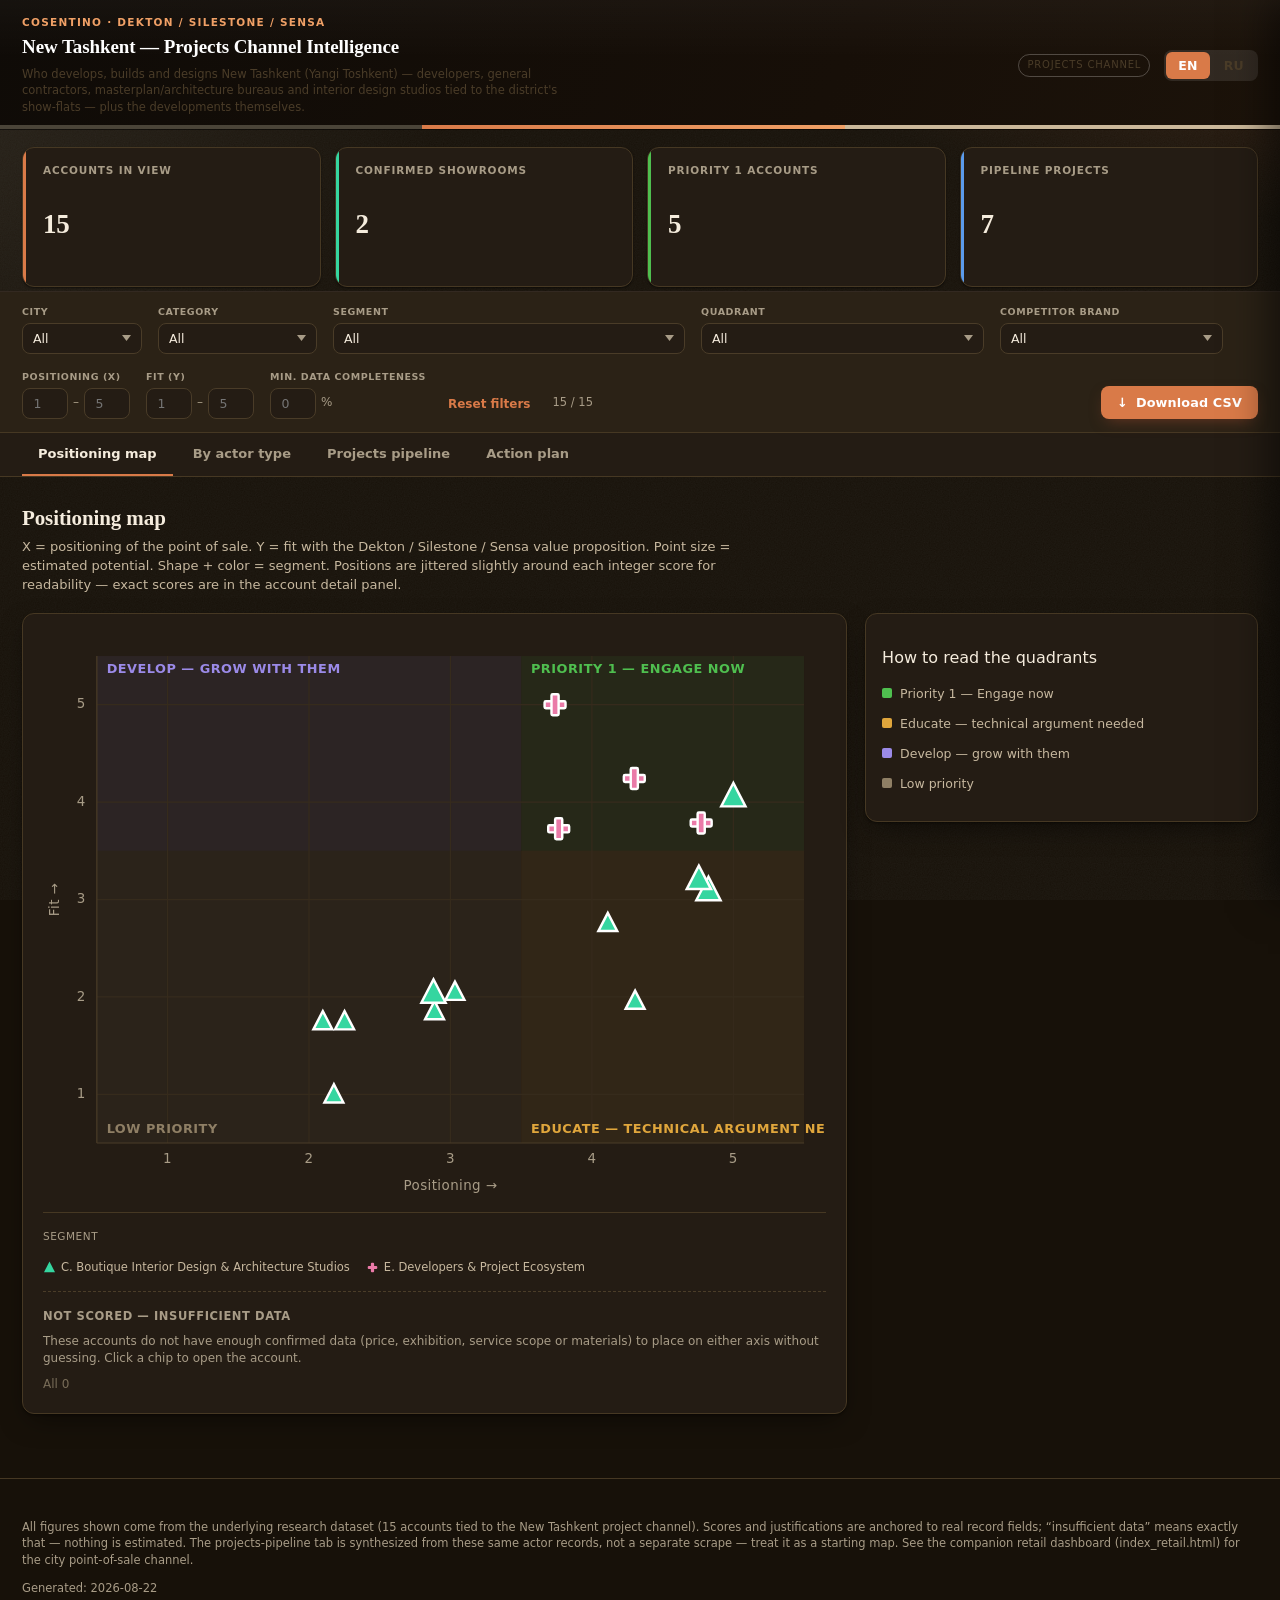
<file: index_v2/index_proyectos.html>
<!doctype html>
<html lang="en">
<head>
<meta charset="utf-8">
<meta name="viewport" content="width=device-width, initial-scale=1">
<title>Uzbekistan Retail & Projects — Internal Intelligence</title>
<style>
:root{
  --stone-950:#f5ecdd; --stone-900:#e6dac2; --stone-700:#c7b89f; --stone-500:#a89c87; --stone-400:#786c58;
  --stone-300:#4a3c28; --stone-200:#362b1c; --stone-150:#2b2216; --stone-100:#171109;
  --paper:#241c14; --brand:#d97a48; --brand-dark:#b8602f; --brand-light:#f0a066; --brand-ink:#1a1108; --brand-wash:rgba(217,122,72,.22);
  --seg-a:#5b9bec; --seg-b:#ff8f5c; --seg-c:#35d6a0; --seg-d:#d9a53c; --seg-e:#ea7aa8;
  --q-p1:#4fbf4f; --q-educate:#e0a63c; --q-develop:#9b8ae8; --q-low:#8f7f65; --q-unsc:#6b5c44;
  --line:#463823; --line-soft:#332921;
  --shadow-sm:0 1px 2px rgba(0,0,0,.5);
  --shadow:0 1px 2px rgba(0,0,0,.4), 0 10px 28px -8px rgba(0,0,0,.55);
  --shadow-lift:0 6px 16px rgba(0,0,0,.45), 0 24px 48px -14px rgba(0,0,0,.65);
  --radius:12px; --radius-sm:8px;
  --font:system-ui,-apple-system,"Segoe UI",Roboto,Arial,sans-serif;
  --font-display:"Iowan Old Style","Palatino Linotype",Palatino,Georgia,"Times New Roman",serif;
  --grain:url("[data-uri]");
}
*{box-sizing:border-box}
html,body{margin:0;padding:0}
body{
  font-family:var(--font); color:var(--stone-950);
  background-color:var(--stone-100);
  background-image:
    radial-gradient(1100px 560px at 102% -10%, var(--brand-wash) 0%, transparent 55%),
    radial-gradient(900px 520px at -8% 14%, rgba(138,131,119,.15) 0%, transparent 60%),
    var(--grain);
  background-repeat:no-repeat, no-repeat, repeat;
  background-attachment:fixed, fixed, fixed;
  -webkit-font-smoothing:antialiased; line-height:1.45;
}
::selection{background:var(--brand-wash)}
a{color:var(--brand)}
button{font-family:inherit}
.hidden{display:none !important}
.mono-num{font-variant-numeric:tabular-nums}
a:focus-visible, button:focus-visible, select:focus-visible, input:focus-visible{outline:2px solid var(--brand); outline-offset:2px}
::-webkit-scrollbar{width:11px; height:11px}
::-webkit-scrollbar-track{background:var(--stone-100)}
::-webkit-scrollbar-thumb{background:var(--stone-300); border-radius:20px; border:3px solid var(--stone-100)}
::-webkit-scrollbar-thumb:hover{background:var(--stone-400)}

/* ---------- top chrome ---------- */
#topbar{
  position:sticky; top:0; z-index:40; color:#fff;
  background:
    linear-gradient(180deg, rgba(255,255,255,.03), rgba(255,255,255,0) 45%),
    linear-gradient(115deg, #0f0b07 0%, #170f08 65%, #1c130a 100%);
  padding:15px 22px 13px; display:flex; align-items:center; justify-content:space-between; gap:16px;
  box-shadow:0 1px 0 rgba(0,0,0,.5);
}
#topbar::after{
  content:''; position:absolute; left:0; right:0; bottom:0; height:4px;
  background:linear-gradient(90deg, #4a4438 0%, #4a4438 33%, var(--brand) 33%, var(--brand-light) 66%, #cbb89a 66%, #cbb89a 100%);
}
#topbar .brand-eyebrow{font-size:10.5px; letter-spacing:.12em; text-transform:uppercase; color:var(--brand-light); margin:0 0 3px; font-weight:700}
#topbar h1{font-family:var(--font-display); font-size:19px; font-weight:600; margin:0; letter-spacing:-.005em}
#topbar .pagesubtitle{font-size:11.5px; color:var(--stone-300); margin:5px 0 0; max-width:560px}
#topbar .modebadge{
  font-size:10px; letter-spacing:.08em; text-transform:uppercase; padding:3px 8px; border-radius:20px;
  border:1px solid rgba(245,242,238,.25); color:var(--stone-300); margin-left:10px;
}
#langtoggle{display:flex; gap:2px; background:rgba(245,242,238,.1); border-radius:8px; padding:2px}
#langtoggle button{
  border:none; background:transparent; color:var(--stone-300); padding:6px 12px; border-radius:6px;
  font-size:12.5px; font-weight:700; cursor:pointer; letter-spacing:.02em;
}
#langtoggle button.active{background:var(--brand); color:#fff}

/* ---------- KPI strip ---------- */
#kpistrip{display:flex; gap:14px; flex-wrap:wrap; padding:18px 22px 4px; max-width:1360px; margin:0 auto}
.kpi{
  flex:1 1 160px; background:var(--paper); border:1px solid var(--line); border-radius:var(--radius);
  padding:15px 18px 15px 20px; box-shadow:var(--shadow-sm); position:relative; overflow:hidden;
}
.kpi::before{content:''; position:absolute; left:0; top:0; bottom:0; width:3px; background:var(--brand)}
.kpi:nth-child(2)::before{background:var(--seg-c)}
.kpi:nth-child(3)::before{background:var(--q-p1)}
.kpi:nth-child(4)::before{background:var(--seg-a)}
.kpi .label{font-size:10.5px; letter-spacing:.08em; text-transform:uppercase; color:var(--stone-500); margin:0 0 6px; font-weight:600}
.kpi .value{font-family:var(--font-display); font-size:27px; font-weight:600; letter-spacing:-.01em}

/* ---------- filter bar ---------- */
#filterbar{
  position:sticky; top:var(--topbar-h,62px); z-index:30; background:var(--stone-150);
  border-bottom:1px solid var(--line); border-top:1px solid var(--line-soft);
  padding:13px 22px; display:flex; gap:16px; flex-wrap:wrap; align-items:flex-end;
}
#filterbar .fgroup{display:flex; flex-direction:column; gap:4px}
#filterbar label{font-size:9.5px; letter-spacing:.06em; text-transform:uppercase; color:var(--stone-500); font-weight:700}
#filterbar select,#filterbar input[type=number]{
  font-family:inherit; font-size:12.5px; padding:7px 26px 7px 10px; border:1px solid var(--stone-300);
  border-radius:var(--radius-sm); background-color:var(--paper); color:var(--stone-950); min-width:120px;
  appearance:none; -webkit-appearance:none; transition:border-color .12s, box-shadow .12s;
}
#filterbar select{
  background-image:url("data:image/svg+xml;utf8,<svg xmlns='http://www.w3.org/2000/svg' width='10' height='6'><path d='M0 0L5 6L10 0Z' fill='%23a89c87'/></svg>");
  background-repeat:no-repeat; background-position:right 10px center; background-size:9px 6px;
}
#filterbar input[type=number]{padding:7px 8px; min-width:0}
#filterbar select:hover,#filterbar input[type=number]:hover{border-color:var(--stone-400)}
#filterbar select:focus,#filterbar input[type=number]:focus{outline:none; border-color:var(--brand); box-shadow:0 0 0 3px var(--brand-wash)}
#filterbar .range-inputs{display:flex; gap:5px; align-items:center; font-size:12px; color:var(--stone-500)}
#filterbar .range-inputs input{width:46px; min-width:46px; text-align:center}
#resetfilters{
  font-size:12px; font-weight:700; color:var(--brand); background:none; border:none; cursor:pointer;
  padding:8px 6px; align-self:flex-end;
}
#resetfilters:hover{text-decoration:underline}
#filtercount{font-size:11.5px; color:var(--stone-500); align-self:flex-end; padding-bottom:8px; white-space:nowrap}
#exportcsv{
  margin-left:auto; align-self:flex-end; display:inline-flex; align-items:center; gap:8px;
  background:var(--brand); color:#fff; border:none; padding:9px 16px; border-radius:var(--radius-sm);
  font-size:12.8px; font-weight:700; letter-spacing:.01em; cursor:pointer; white-space:nowrap;
  box-shadow:0 6px 16px -6px rgba(156,74,46,.6); transition:background .15s, transform .15s;
}
#exportcsv:hover{background:var(--brand-dark); transform:translateY(-1px)}
#exportcsv::before{content:'\2193'; font-weight:800}

/* ---------- tabs ---------- */
#tabs{display:flex; gap:4px; padding:0 22px; background:var(--paper); border-bottom:1px solid var(--line); overflow-x:auto}
#tabs button{
  border:none; background:none; padding:13px 16px; font-size:13px; font-weight:600; color:var(--stone-500);
  cursor:pointer; border-bottom:2px solid transparent; white-space:nowrap; transition:color .12s;
}
#tabs button:hover{color:var(--stone-700)}
#tabs button.active{color:var(--stone-950); border-bottom-color:var(--brand); font-weight:700}

/* ---------- content ---------- */
#content{padding:26px 22px 64px; max-width:1360px; margin:0 auto}
.panel{display:none}
.panel.active{display:block; animation:fadeIn .18s ease}
@keyframes fadeIn{from{opacity:0; transform:translateY(3px)} to{opacity:1; transform:none}}
.section-head{margin:0 0 18px}
.section-head h2{font-family:var(--font-display); font-size:21px; font-weight:600; margin:0 0 5px; letter-spacing:-.005em}
.section-head p{font-size:13px; color:var(--stone-700); margin:0; max-width:760px}

/* ---------- cards / grid ---------- */
.card{background:var(--paper); border:1px solid var(--line); border-radius:var(--radius); box-shadow:var(--shadow)}
.grid-2{display:grid; grid-template-columns:minmax(0,2.1fr) minmax(280px,1fr); gap:18px; align-items:start}
@media (max-width:900px){.grid-2{grid-template-columns:1fr}}

/* ---------- scatter map ---------- */
#mapcard{padding:20px}
#mapsvgwrap{position:relative}
svg#scatter{width:100%; height:auto; display:block}
.axis-label{font-size:11px; fill:var(--stone-500); letter-spacing:.03em}
.quad-label{font-size:10.5px; font-weight:700; letter-spacing:.04em; text-transform:uppercase}
.gridline{stroke:var(--stone-200); stroke-width:1}
.axisline{stroke:var(--stone-300); stroke-width:1}
.dot{cursor:pointer; stroke:#fff; stroke-width:2}
.dot:hover, .dot.hovered{filter:brightness(0.85)}
.hit{fill:transparent; cursor:pointer}
#tooltip{
  position:absolute; pointer-events:none; background:#0f0b07; color:#fff; font-size:12px;
  padding:10px 12px; border-radius:9px; max-width:240px; box-shadow:var(--shadow-lift); z-index:50; opacity:0;
  transition:opacity .08s;
}
#tooltip.show{opacity:1}
#tooltip .tt-name{font-family:var(--font-display); font-weight:600; font-size:13px; margin-bottom:4px}
#tooltip .tt-row{color:var(--stone-300); font-size:11.3px}

.legend{display:flex; flex-wrap:wrap; gap:10px 16px; margin-top:16px; padding-top:16px; border-top:1px solid var(--line)}
.legend-item{display:flex; align-items:center; gap:6px; font-size:11.5px; color:var(--stone-700)}
.legend-swatch{width:12px; height:12px; flex:none}

.unscored-strip{margin-top:16px; padding-top:16px; border-top:1px dashed var(--stone-300)}
.unscored-strip h4{font-size:11.5px; text-transform:uppercase; letter-spacing:.05em; color:var(--stone-500); margin:0 0 8px; font-weight:700}
.chip-row{display:flex; flex-wrap:wrap; gap:6px}
.chip{
  font-size:11.5px; padding:5px 10px; border-radius:20px; background:var(--stone-150); color:var(--stone-700);
  cursor:pointer; border:1px solid var(--stone-200); transition:background .12s, transform .12s;
}
.chip:hover{background:var(--stone-200); transform:translateY(-1px)}

/* ---------- detail drawer ---------- */
#drawer{
  position:fixed; top:0; right:0; height:100%; width:min(440px,92vw); background:var(--paper);
  box-shadow:-12px 0 36px rgba(0,0,0,.5); transform:translateX(100%); transition:transform .2s ease;
  z-index:55; overflow-y:auto; padding:26px;
}
#drawer.open{transform:translateX(0)}
#drawerbg{position:fixed; inset:0; background:rgba(0,0,0,.55); z-index:54; opacity:0; pointer-events:none; transition:opacity .2s}
#drawerbg.open{opacity:1; pointer-events:auto}
#drawer .dclose{position:absolute; top:18px; right:18px; border:none; background:var(--stone-150); width:32px; height:32px; border-radius:50%; font-size:16px; cursor:pointer; color:var(--stone-700); transition:background .12s}
#drawer .dclose:hover{background:var(--stone-200)}
#drawer .dname{font-family:var(--font-display); font-size:20px; font-weight:600; margin:0 30px 4px 0; letter-spacing:-.005em}
#drawer .dmeta{font-size:12.5px; color:var(--stone-500); margin-bottom:18px}
#drawer .dsection{margin-bottom:16px; padding-bottom:16px; border-bottom:1px solid var(--line)}
#drawer .dsection:last-child{border-bottom:none}
#drawer .dlabel{font-size:10px; letter-spacing:.06em; text-transform:uppercase; color:var(--stone-500); margin:0 0 4px; font-weight:700}
#drawer .dval{font-size:13.5px; color:var(--stone-950)}
#drawer .dscorepair{display:flex; gap:10px}
#drawer .dscorebox{flex:1; background:var(--stone-100); border:1px solid var(--line-soft); border-radius:var(--radius-sm); padding:11px}
#drawer .dscorebox .num{font-family:var(--font-display); font-size:23px; font-weight:600}
.badge{display:inline-block; font-size:10.5px; font-weight:700; letter-spacing:.03em; padding:4px 10px; border-radius:20px; color:#fff}

/* ---------- city / segment views ---------- */
.city-grid,.seg-grid{display:grid; grid-template-columns:repeat(auto-fill,minmax(270px,1fr)); gap:16px}
.city-card,.seg-card{padding:18px; cursor:pointer; transition:box-shadow .15s, transform .15s}
.city-card:hover,.seg-card:hover{box-shadow:var(--shadow-lift); transform:translateY(-2px)}
.city-card h3,.seg-card h3{font-family:var(--font-display); font-size:16px; margin:0 0 2px; font-weight:600}
.city-card .n,.seg-card .n{font-family:var(--font-display); font-size:26px; font-weight:600; color:var(--brand)}
.bar-row{display:flex; align-items:center; gap:8px; margin-top:7px; font-size:11.5px}
.bar-row .barlabel{width:82px; flex:none; color:var(--stone-500); white-space:nowrap; overflow:hidden; text-overflow:ellipsis}
.bar-track{flex:1; height:7px; background:var(--stone-150); border-radius:4px; overflow:hidden}
.bar-fill{height:100%; border-radius:4px}

/* ---------- projects pipeline ---------- */
.pipeline-grid{display:grid; grid-template-columns:repeat(auto-fill,minmax(320px,1fr)); gap:16px}
.pipeline-card{padding:20px}
.pipeline-card h3{font-family:var(--font-display); font-size:16.5px; font-weight:600; margin:0}
.pipeline-card .dsection{border-bottom:1px solid var(--line)}

/* ---------- competitive ---------- */
.comp-table{width:100%; border-collapse:collapse; font-size:13px}
.comp-table th{text-align:left; font-size:10.5px; text-transform:uppercase; letter-spacing:.05em; color:var(--stone-500); padding:10px 12px; border-bottom:1px solid var(--line); font-weight:700}
.comp-table td{padding:10px 12px; border-bottom:1px solid var(--stone-150)}
.comp-table tr:hover td{background:var(--stone-100)}

/* ---------- action plan table ---------- */
#actiontable-wrap{overflow-x:auto}
table#actiontable{width:100%; border-collapse:collapse; font-size:12.8px; min-width:980px}
table#actiontable th{
  text-align:left; font-size:10.3px; text-transform:uppercase; letter-spacing:.04em; color:var(--stone-500);
  padding:11px 12px; border-bottom:1px solid var(--line); cursor:pointer; white-space:nowrap; user-select:none;
  position:sticky; top:0; background:var(--paper); font-weight:700;
}
table#actiontable th:hover{color:var(--stone-950)}
table#actiontable th .arrow{font-size:9px; margin-left:2px; opacity:.5}
table#actiontable td{padding:10px 12px; border-bottom:1px solid var(--stone-150); vertical-align:top}
table#actiontable tr:hover td{background:var(--stone-100)}
.actiontext{max-width:340px; font-size:12.3px; color:var(--stone-700)}
.toolrow{display:flex; justify-content:flex-end; align-items:center; margin-bottom:12px; gap:10px; flex-wrap:wrap}
#tablecount{font-size:12px; color:var(--stone-500)}

/* ---------- footer ---------- */
#pagefoot{padding:28px 22px 44px; max-width:1360px; margin:0 auto; font-size:11.5px; color:var(--stone-500); border-top:1px solid var(--line)}
#pagefoot .confid{color:var(--brand); font-weight:700; margin-bottom:6px}

@media (max-width:860px){
  /* a multi-row filter bar must not stay pinned to the top while scrolling on a phone */
  #filterbar{position:static; top:auto}
}
@media (max-width:640px){
  #topbar{padding:13px 14px 12px} #filterbar{padding:12px 14px} #content{padding:18px 14px 50px}
  #kpistrip{padding:14px 14px 2px}
  .grid-2{gap:12px}
  #filterbar .fgroup{width:100%}
  #filterbar select{width:100%}
  #filterbar select,#filterbar input[type=number],#resetfilters,#tabs button{min-height:40px}
  #exportcsv{margin-left:0; width:100%; justify-content:center; min-height:44px}
  #resetfilters,#filtercount{align-self:flex-start; padding-bottom:0}
  #drawer{padding:22px 18px}
  table#actiontable td, table#actiontable th{padding:10px 8px}
}
@media (hover:none) and (pointer:coarse){
  .chip{padding:7px 12px}
  #tabs button{padding:14px 16px}
}
@media (prefers-reduced-motion:reduce){
  .panel.active{animation:none}
  *{transition-duration:.001ms !important; scroll-behavior:auto !important}
}
</style>
</head>
<body>

<div id="tooltip"></div>

<div id="drawerbg" onclick="closeDrawer()"></div>
<aside id="drawer"></aside>

<header id="topbar">
  <div>
    <p class="brand-eyebrow">Cosentino &middot; Dekton / Silestone / Sensa</p>
    <h1 id="pagetitle"></h1>
    <p class="pagesubtitle" data-i18n="page_subtitle"></p>
  </div>
  <div style="display:flex; align-items:center; gap:14px">
    <span class="modebadge" id="modebadge"></span>
    <div id="langtoggle">
      <button data-lang="en" onclick="setLang('en')">EN</button>
      <button data-lang="ru" onclick="setLang('ru')">RU</button>
    </div>
  </div>
</header>

<div id="kpistrip">
  <div class="kpi"><p class="label" data-i18n="kpi_total"></p><p class="value mono-num" id="kpi_total"></p></div>
  <div class="kpi"><p class="label" data-i18n="kpi_showroom"></p><p class="value mono-num" id="kpi_showroom"></p></div>
  <div class="kpi"><p class="label" data-i18n="kpi_priority1"></p><p class="value mono-num" id="kpi_priority1"></p></div>
  <div class="kpi"><p class="label" data-i18n="kpi_cities"></p><p class="value mono-num" id="kpi_cities"></p></div>
</div>

<div id="filterbar">
  <div class="fgroup"><label data-i18n="filter_city"></label>
    <select id="f_city" onchange="onFilterChange()"></select></div>
  <div class="fgroup"><label data-i18n="filter_typology"></label>
    <select id="f_typology" onchange="onFilterChange()"></select></div>
  <div class="fgroup"><label data-i18n="filter_segment"></label>
    <select id="f_segment" onchange="onFilterChange()"></select></div>
  <div class="fgroup"><label data-i18n="filter_quadrant"></label>
    <select id="f_quadrant" onchange="onFilterChange()"></select></div>
  <div class="fgroup"><label data-i18n="filter_brand"></label>
    <select id="f_brand" onchange="onFilterChange()"></select></div>
  <div class="fgroup"><label data-i18n="filter_x"></label>
    <div class="range-inputs">
      <input type="number" id="f_xmin" min="1" max="5" placeholder="1" onchange="onFilterChange()">–
      <input type="number" id="f_xmax" min="1" max="5" placeholder="5" onchange="onFilterChange()">
    </div></div>
  <div class="fgroup"><label data-i18n="filter_y"></label>
    <div class="range-inputs">
      <input type="number" id="f_ymin" min="1" max="5" placeholder="1" onchange="onFilterChange()">–
      <input type="number" id="f_ymax" min="1" max="5" placeholder="5" onchange="onFilterChange()">
    </div></div>
  <div class="fgroup"><label data-i18n="filter_completeness"></label>
    <div class="range-inputs">
      <input type="number" id="f_complete" min="0" max="100" step="10" placeholder="0" onchange="onFilterChange()">%
    </div></div>
  <button id="resetfilters" onclick="resetFilters()" data-i18n="filter_reset"></button>
  <span id="filtercount"></span>
  <button id="exportcsv" onclick="exportCSV()" data-i18n="action_export"></button>
</div>

<nav id="tabs">
  <button data-tab="map" onclick="setTab('map')" data-i18n="tab_map"></button>
  <button data-tab="segment" onclick="setTab('segment')" data-i18n="tab_segment"></button>
  <button data-tab="pipeline" onclick="setTab('pipeline')" data-i18n="tab_pipeline"></button>
  <button data-tab="action" onclick="setTab('action')" data-i18n="tab_action"></button>
</nav>

<main id="content">
  <section class="panel" id="panel-map">
    <div class="section-head"><h2 data-i18n="map_title"></h2><p data-i18n="map_subtitle"></p></div>
    <div class="grid-2">
      <div class="card" id="mapcard">
        <div id="mapsvgwrap"></div>
        <div class="legend" id="maplegend"></div>
        <div class="unscored-strip">
          <h4 data-i18n="unscored_title"></h4>
          <p class="dval" style="font-size:12px;color:var(--stone-500);margin:0 0 8px" data-i18n="unscored_note"></p>
          <div class="chip-row" id="unscoredchips"></div>
        </div>
      </div>
      <div class="card" style="padding:16px">
        <p class="dlabel" data-i18n="map_howtoread"></p>
        <div id="quadrantlegend"></div>
      </div>
    </div>
  </section>

  <section class="panel" id="panel-segment">
    <div class="section-head"><h2 data-i18n="segment_title"></h2><p data-i18n="segment_subtitle"></p></div>
    <div class="seg-grid" id="seggrid"></div>
  </section>

  <section class="panel" id="panel-pipeline">
    <div class="section-head"><h2 data-i18n="pipeline_title"></h2><p data-i18n="pipeline_subtitle"></p></div>
    <div class="pipeline-grid" id="pipelinegrid"></div>
  </section>

  <section class="panel" id="panel-action">
    <div class="section-head"><h2 data-i18n="action_title"></h2><p data-i18n="action_subtitle"></p></div>
    <div class="toolrow">
      <span id="tablecount"></span>
    </div>
    <div class="card" id="actiontable-wrap" style="padding:4px">
      <table id="actiontable"><thead id="actionhead"></thead><tbody id="actionbody"></tbody></table>
    </div>
  </section>
</main>

<footer id="pagefoot">
  
  <p data-i18n="foot_note"></p>
  <p style="margin-top:4px" id="foot_generated"></p>
</footer>

<script>
const CONFIG = { mode: 'internal', defaultLang: 'en' };
const GENERATED_DATE = '2026-08-22';

const I18N = {
en: {
  pagetitle_internal: "New Tashkent — Projects Channel Intelligence",
  pagetitle_partner: "New Tashkent — Projects Channel Intelligence",
  modebadge_internal: "Projects channel", modebadge_partner: "Projects channel",
  kpi_total: "Accounts in view", kpi_showroom: "Confirmed showrooms",
  kpi_priority1: "Priority 1 accounts", kpi_cities: "Pipeline projects",
  filter_city: "City", filter_typology: "Category", filter_segment: "Segment", filter_quadrant: "Quadrant",
  filter_brand: "Competitor brand", filter_x: "Positioning (X)", filter_y: "Fit (Y)",
  filter_completeness: "Min. data completeness", filter_reset: "Reset filters",
  opt_all: "All",
  page_subtitle: "Who develops, builds and designs New Tashkent (Yangi Toshkent) — developers, general contractors, masterplan/architecture bureaus and interior design studios tied to the district's show-flats — plus the developments themselves.",
  tab_map: "Positioning map", tab_segment: "By actor type",
  tab_pipeline: "Projects pipeline", tab_action: "Action plan",
  pipeline_title: "New Tashkent — projects pipeline",
  pipeline_subtitle: "The developments themselves (not the companies): what's approved, under construction, selling or showcased right now, and which developer/contractor/architect each is tied to. Synthesized from the underlying actor research — treat as a starting map, not an exhaustive registry.",
  pl_status: "Status", pl_location: "Location", pl_scale: "Scale", pl_timeline: "Timeline",
  pl_developer: "Developer", pl_contractor: "Contractor", pl_architect: "Architect / design",
  pl_related: "Related accounts in this dashboard", pl_source: "Source note",
  map_title: "Positioning map",
  map_subtitle: "X = positioning of the point of sale. Y = fit with the Dekton / Silestone / Sensa value proposition. Point size = estimated potential. Shape + color = segment. Positions are jittered slightly around each integer score for readability — exact scores are in the account detail panel.",
  map_howtoread: "How to read the quadrants",
  axis_x: "Positioning →", axis_y: "Fit →",
  unscored_title: "Not scored — insufficient data",
  unscored_note: "These accounts do not have enough confirmed data (price, exhibition, service scope or materials) to place on either axis without guessing. Click a chip to open the account.",
  city_title: "By city", city_subtitle: "Concentration of accounts and quadrant mix per city.",
  segment_title: "By actor type", segment_subtitle: "Which brand-entry angle fits each actor type, and why.",
  comp_title: "Competitive analysis", comp_subtitle: "Surface-material brands already present in the market, and where the real openings are.",
  comp_th_brand: "Brand / material", comp_th_tier: "Relation to Cosentino", comp_th_accounts: "Accounts", comp_th_cities: "Cities",
  tier_direct: "Direct competitor", tier_adjacent: "Adjacent category", tier_other: "Other / unclassified", tier_cosentino_ref: "Cosentino already referenced",
  action_title: "Action plan", action_subtitle: "Sortable, filterable list with the recommended next step per account. Click a column header to sort.",
  action_export: "Download CSV",
  action_th_name: "Account", action_th_city: "City", action_th_segment: "Segment",
  action_th_quadrant: "Quadrant", action_th_step: "Suggested next step", action_th_contact: "Contact",
  foot_note: "All figures shown come from the underlying research dataset (15 accounts tied to the New Tashkent project channel). Scores and justifications are anchored to real record fields; “insufficient data” means exactly that — nothing is estimated. The projects-pipeline tab is synthesized from these same actor records, not a separate scrape — treat it as a starting map. See the companion retail dashboard (index_retail.html) for the city point-of-sale channel.",
  cover_logo_cosentino: "Cosentino logo", cover_logo_partner: "Distributor logo",
  cover_title: "Uzbekistan Market Entry — Retail & Projects Dashboard",
  cover_subtitle: "Prepared for the distribution partner and sales team — Dekton · Silestone · Sensa",
  cover_confidential: "Confidential — for internal use by the partner's sales organization only. Not for external distribution.",
  cover_cta: "Open dashboard",
  d_city: "City", d_address: "Address", d_segment: "Segment", d_typology: "Typology", d_channel: "Channel",
  d_brands: "Brands / materials mentioned", d_positioning: "Positioning (X)", d_fit: "Fit (Y)",
  d_quadrant: "Quadrant", d_potential: "Estimated potential", d_action: "Suggested next step",
  d_contact: "Contact", d_web: "Source / web", d_completeness: "Data completeness",
  d_positioning_why: "Why this positioning score", d_fit_why: "Why this fit score",
  show_yes: "Confirmed showroom — act now", show_uncertain: "Likely showroom — verify on-site",
  show_no: "No confirmed showroom", show_notyet: "No showroom yet (early project phase)",
  na: "—", insufficient: "Insufficient data",
  quad_p1: "Priority 1 — Engage now", quad_educate: "Educate — technical argument needed",
  quad_develop: "Develop — grow with them", quad_unscored: "Unscored — verify data",
  quad_low_internal: "Low priority", quad_low_partner: "Low priority — monitor",
},
ru: {
  pagetitle_internal: "New Tashkent — аналитика канала проектов",
  pagetitle_partner: "New Tashkent — аналитика канала проектов",
  modebadge_internal: "Канал: проекты", modebadge_partner: "Канал: проекты",
  kpi_total: "Компаний в выборке", kpi_showroom: "Подтверждённые шоурумы",
  kpi_priority1: "Приоритет 1", kpi_cities: "Проектов в реализации",
  filter_city: "Город", filter_typology: "Категория", filter_segment: "Сегмент", filter_quadrant: "Квадрант",
  filter_brand: "Бренд-конкурент", filter_x: "Позиционирование (X)", filter_y: "Соответствие (Y)",
  filter_completeness: "Мин. полнота данных", filter_reset: "Сбросить фильтры",
  opt_all: "Все",
  page_subtitle: "Кто застраивает, строит и проектирует New Tashkent (Yangi Toshkent) — застройщики, генеральные подрядчики, бюро мастер-плана/архитектуры и студии интерьера для демонстрационных квартир района — плюс сами проекты.",
  tab_map: "Карта позиционирования", tab_segment: "По типу актора",
  tab_pipeline: "Проекты в реализации", tab_action: "План действий",
  pipeline_title: "New Tashkent — проекты в реализации",
  pipeline_subtitle: "Сами объекты (не компании): что утверждено, строится, продаётся или является витринным проектом прямо сейчас, и с каким застройщиком/подрядчиком/архитектором каждый связан. Собрано на основе исследования акторов — это отправная карта, а не исчерпывающий реестр.",
  pl_status: "Статус", pl_location: "Локация", pl_scale: "Масштаб", pl_timeline: "Сроки",
  pl_developer: "Застройщик", pl_contractor: "Подрядчик", pl_architect: "Архитектор / дизайн",
  pl_related: "Связанные компании в этом дашборде", pl_source: "Источник",
  map_title: "Карта позиционирования",
  map_subtitle: "X — позиционирование точки продаж. Y — соответствие ценностному предложению Dekton / Silestone / Sensa. Размер точки — оценочный потенциал. Форма + цвет — сегмент. Позиции немного смещены вокруг целого балла для читаемости — точные значения в карточке компании.",
  map_howtoread: "Как читать квадранты",
  axis_x: "Позиционирование →", axis_y: "Соответствие →",
  unscored_title: "Без оценки — недостаточно данных",
  unscored_note: "У этих компаний недостаточно подтверждённых данных (цена, экспозиция, объём услуг или материалы), чтобы разместить их на осях без догадок. Нажмите на карточку, чтобы открыть компанию.",
  city_title: "По городам", city_subtitle: "Концентрация компаний и распределение по квадрантам в каждом городе.",
  segment_title: "По типу актора", segment_subtitle: "Какой угол входа по бренду подходит каждому типу актора и почему.",
  comp_title: "Конкурентный анализ", comp_subtitle: "Бренды поверхностных материалов, уже присутствующие на рынке, и где есть реальные окна.",
  comp_th_brand: "Бренд / материал", comp_th_tier: "Отношение к Cosentino", comp_th_accounts: "Компаний", comp_th_cities: "Города",
  tier_direct: "Прямой конкурент", tier_adjacent: "Смежная категория", tier_other: "Другое / не классифицировано", tier_cosentino_ref: "Cosentino уже упоминается",
  action_title: "План действий", action_subtitle: "Список с возможностью сортировки и фильтрации, с рекомендуемым следующим шагом по каждой компании. Нажмите на заголовок столбца для сортировки.",
  action_export: "Скачать CSV",
  action_th_name: "Компания", action_th_city: "Город", action_th_segment: "Сегмент",
  action_th_quadrant: "Квадрант", action_th_step: "Рекомендуемый шаг", action_th_contact: "Контакт",
  foot_note: "Все приведённые данные взяты из исходного исследовательского датасета (15 компаний, связанных с каналом проектов New Tashkent). Оценки и обоснования привязаны к реальным полям записей; «недостаточно данных» означает именно это — ничего не оценивается приблизительно. Вкладка «Проекты в реализации» собрана на основе тех же записей об акторах, а не отдельного сбора данных — это отправная карта. Розничный канал по городам — в отдельном дашборде (index_retail.html).",
  cover_logo_cosentino: "Логотип Cosentino", cover_logo_partner: "Логотип дистрибьютора",
  cover_title: "Выход на рынок Узбекистана — дашборд розницы и проектов",
  cover_subtitle: "Подготовлено для партнёра-дистрибьютора и отдела продаж — Dekton · Silestone · Sensa",
  cover_confidential: "Конфиденциально — только для внутреннего использования отделом продаж партнёра. Не для внешнего распространения.",
  cover_cta: "Открыть дашборд",
  d_city: "Город", d_address: "Адрес", d_segment: "Сегмент", d_typology: "Типология", d_channel: "Канал",
  d_brands: "Упомянутые бренды / материалы", d_positioning: "Позиционирование (X)", d_fit: "Соответствие (Y)",
  d_quadrant: "Квадрант", d_potential: "Оценочный потенциал", d_action: "Рекомендуемый шаг",
  d_contact: "Контакт", d_web: "Источник / сайт", d_completeness: "Полнота данных",
  d_positioning_why: "Почему такая оценка позиционирования", d_fit_why: "Почему такая оценка соответствия",
  show_yes: "Подтверждённый шоурум — действовать сейчас", show_uncertain: "Вероятный шоурум — проверить на месте",
  show_no: "Подтверждённого шоурума нет", show_notyet: "Шоурума пока нет (ранняя стадия проекта)",
  na: "—", insufficient: "Недостаточно данных",
  quad_p1: "Приоритет 1 — начать контакт", quad_educate: "Обучение — нужен технический аргумент",
  quad_develop: "Развивать — расти вместе", quad_unscored: "Без оценки — проверить данные",
  quad_low_internal: "Низкий приоритет", quad_low_partner: "Низкий приоритет — наблюдение",
},
};

const DATA = [{"id":91,"name":"Cross Works Ltd","city_en":"Tashkent","city_ru":"Ташкент","address":"London, United Kingdom (project office linked to New Tashkent Directorate, Tashkent)","segment_en":"C. Boutique Interior Design & Architecture Studios","segment_ru":"C. Бутиковые студии дизайна интерьера и архитектурные бюро","typology_en":"Architecture Studio","typology_ru":"Архитектурное бюро","channel_en":"Projects - New Tashkent","channel_ru":"Проекты (New Tashkent)","brands":null,"brand_tier":"other","x":5,"y":3,"x_level_en":"High","x_level_ru":"Высокий","y_level_en":"Medium","y_level_ru":"Средний","x_justification_en":"[Positioning inferred from confirmed project role, not retail presence] Overall masterplanner and lead consultant for New Tashkent; authored the approved District 1 Detailed Masterplan; oversees the full consortium.","x_justification_ru":"[Позиционирование выведено из подтверждённой роли в проекте, не из розничного присутствия] Главный генпланировщик и ведущий консультант New Tashkent; автор утверждённого детального генплана Района 1; курирует весь консорциум.","y_justification_en":"Design-only scope, no material brand disclosed — value is specification influence at district scale, not existing material capacity.","y_justification_ru":"Только Design, бренд материала не раскрыт — ценность в прескриптивном влиянии на уровне района, а не в текущей материальной базе.","quadrant_en":"EDUCATE - technical argument needed","quadrant_ru":"ОБУЧЕНИЕ — нужен технический аргумент","potential_en":"High","potential_ru":"Высокий","potential_confirmed":true,"showroom_flag":"no","action_en":"Needs technical education first: Preferred technical-specification agreement, with technical support and client-facing samples for proposals.","action_ru":"Сначала нужна техническая аргументация: Соглашение о предпочтительной технической спецификации, с технической поддержкой и образцами для клиентских предложений.","email":null,"phone":null,"web":"https://en.wikipedia.org/wiki/New_Tashkent; https://cross-works.com/news/cross-works-new-tashkent-district-1-is-officially-approved; https://newtashkent.uz/ru/our-partners/partners","completeness":38,"priority_original":false},{"id":92,"name":"Buro Happold","city_en":"Tashkent","city_ru":"Ташкент","address":"International (project delivered remotely / via New Tashkent Directorate, Tashkent)","segment_en":"C. Boutique Interior Design & Architecture Studios","segment_ru":"C. Бутиковые студии дизайна интерьера и архитектурные бюро","typology_en":"Architecture Studio","typology_ru":"Архитектурное бюро","channel_en":"Projects - New Tashkent","channel_ru":"Проекты (New Tashkent)","brands":null,"brand_tier":"other","x":4,"y":2,"x_level_en":"High","x_level_ru":"Высокий","y_level_en":"Low","y_level_ru":"Низкий","x_justification_en":"[Role-based] Named consortium member engaged by Cross Works for infrastructure/sustainability/feasibility strategy.","x_justification_ru":"[На основе роли] Именной участник консорциума, привлечён Cross Works для стратегии инфраструктуры/устойчивого развития/технико-экономического обоснования.","y_justification_en":"Engineering/infrastructure role is further from finish-material specification than an architecture/landscape role; Design only, no material signal.","y_justification_ru":"Инженерно-инфраструктурная роль дальше от спецификации отделочных материалов, чем архитектурная/ландшафтная; только Design, без сигнала по материалам.","quadrant_en":"EDUCATE - technical argument needed","quadrant_ru":"ОБУЧЕНИЕ — нужен технический аргумент","potential_en":"Medium","potential_ru":"Средний","potential_confirmed":false,"showroom_flag":"no","action_en":"Needs technical education first: Preferred technical-specification agreement, with technical support and client-facing samples for proposals.","action_ru":"Сначала нужна техническая аргументация: Соглашение о предпочтительной технической спецификации, с технической поддержкой и образцами для клиентских предложений.","email":null,"phone":null,"web":"https://www.burohappold.com/projects/new-tashkent-masterplan/; https://newtashkent.uz/ru/our-partners/partners","completeness":38,"priority_original":false},{"id":93,"name":"Gillespies","city_en":"Tashkent","city_ru":"Ташкент","address":"United Kingdom (project office linked to New Tashkent Directorate, Tashkent)","segment_en":"C. Boutique Interior Design & Architecture Studios","segment_ru":"C. Бутиковые студии дизайна интерьера и архитектурные бюро","typology_en":"Architecture Studio","typology_ru":"Архитектурное бюро","channel_en":"Projects - New Tashkent","channel_ru":"Проекты (New Tashkent)","brands":null,"brand_tier":"other","x":4,"y":3,"x_level_en":"High","x_level_ru":"Высокий","y_level_en":"Medium","y_level_ru":"Средний","x_justification_en":"[Role-based] Named consortium member for landscape architecture — 420-hectare Central Park, green belt, public realm.","x_justification_ru":"[На основе роли] Именной участник консорциума по ландшафтной архитектуре — Центральный парк 420 га, зелёный пояс, общественные пространства.","y_justification_en":"Landscape/public-realm specification is genuinely adjacent to exterior cladding/paving surfaces, more material-relevant than a pure engineering role, though still Design only.","y_justification_ru":"Спецификация ландшафта/общественных пространств реально смежна с наружной облицовкой/мощением, более материально-релевантна, чем чисто инженерная роль, хотя всё ещё только Design.","quadrant_en":"EDUCATE - technical argument needed","quadrant_ru":"ОБУЧЕНИЕ — нужен технический аргумент","potential_en":"Medium","potential_ru":"Средний","potential_confirmed":false,"showroom_flag":"no","action_en":"Needs technical education first: Preferred technical-specification agreement, with technical support and client-facing samples for proposals.","action_ru":"Сначала нужна техническая аргументация: Соглашение о предпочтительной технической спецификации, с технической поддержкой и образцами для клиентских предложений.","email":null,"phone":null,"web":"https://www.gillespies.co.uk/; https://newtashkent.uz/ru/our-partners/partners; https://www.youtube.com/watch?v=C538LQhQU6Y","completeness":38,"priority_original":false},{"id":94,"name":"BuroAtlas","city_en":"Tashkent","city_ru":"Ташкент","address":null,"segment_en":"C. Boutique Interior Design & Architecture Studios","segment_ru":"C. Бутиковые студии дизайна интерьера и архитектурные бюро","typology_en":"Architecture Studio","typology_ru":"Архитектурное бюро","channel_en":"Projects - New Tashkent","channel_ru":"Проекты (New Tashkent)","brands":null,"brand_tier":"other","x":3,"y":2,"x_level_en":"Medium","x_level_ru":"Средний","y_level_en":"Low","y_level_ru":"Низкий","x_justification_en":"[Role-based] Named partner, founder quoted by the Directorate, but 'specific deliverable(s) within New Tashkent not itemized in sources found'.","x_justification_ru":"[На основе роли] Именной партнёр, основатель процитирован Дирекцией, но «конкретные результаты в рамках New Tashkent не детализированы в найденных источниках».","y_justification_en":"Design only, no material signal, generic urban-design role.","y_justification_ru":"Только Design, нет сигнала по материалам, общая роль в градостроительстве.","quadrant_en":"LOW PRIORITY","quadrant_ru":"НИЗКИЙ ПРИОРИТЕТ","potential_en":"Medium","potential_ru":"Средний","potential_confirmed":false,"showroom_flag":"no","action_en":"Lower priority - monitor: Preferred technical-specification agreement, with technical support and client-facing samples for proposals.","action_ru":"Низкий приоритет — наблюдение: Соглашение о предпочтительной технической спецификации, с технической поддержкой и образцами для клиентских предложений.","email":null,"phone":null,"web":"https://www.buroatlas.pro/; https://newtashkent.uz/ru/our-partners/partners","completeness":25,"priority_original":false},{"id":95,"name":"Meinhardt Group","city_en":"Tashkent","city_ru":"Ташкент","address":"Singapore (regional engagement via New Tashkent Directorate, Tashkent)","segment_en":"C. Boutique Interior Design & Architecture Studios","segment_ru":"C. Бутиковые студии дизайна интерьера и архитектурные бюро","typology_en":"Architecture Studio","typology_ru":"Архитектурное бюро","channel_en":"Projects - New Tashkent","channel_ru":"Проекты (New Tashkent)","brands":null,"brand_tier":"other","x":5,"y":3,"x_level_en":"High","x_level_ru":"Высокий","y_level_en":"Medium","y_level_ru":"Средний","x_justification_en":"[Role-based] ~$1B agreement to design the Phase 1 masterplan + joint design/engineering center; ~5,000 employees, 510+ global projects.","x_justification_ru":"[На основе роли] Соглашение на ~$1 млрд на проектирование генплана Фазы 1 + совместный центр проектирования/инжиниринга; ~5000 сотрудников, 510+ проектов по всему миру.","y_justification_en":"Masterplan/engineering-level role, Design only, no finishing standard disclosed.","y_justification_ru":"Роль на уровне генплана/инжиниринга, только Design, стандарт отделки не раскрыт.","quadrant_en":"EDUCATE - technical argument needed","quadrant_ru":"ОБУЧЕНИЕ — нужен технический аргумент","potential_en":"High","potential_ru":"Высокий","potential_confirmed":true,"showroom_flag":"no","action_en":"Needs technical education first: Preferred technical-specification agreement, with technical support and client-facing samples for proposals.","action_ru":"Сначала нужна техническая аргументация: Соглашение о предпочтительной технической спецификации, с технической поддержкой и образцами для клиентских предложений.","email":null,"phone":null,"web":"https://www.gazeta.uz/ru/2023/01/19/new-tashkent/; https://newtashkent.uz/ru/our-partners/partners","completeness":38,"priority_original":false},{"id":96,"name":"Zaha Hadid Architects","city_en":"Tashkent","city_ru":"Ташкент","address":"London, United Kingdom","segment_en":"C. Boutique Interior Design & Architecture Studios","segment_ru":"C. Бутиковые студии дизайна интерьера и архитектурные бюро","typology_en":"Architecture Studio","typology_ru":"Архитектурное бюро","channel_en":"Projects - New Tashkent","channel_ru":"Проекты (New Tashkent)","brands":"Sculptural brickwork facade (per project description)","brand_tier":"other","x":5,"y":4,"x_level_en":"High","x_level_ru":"Высокий","y_level_en":"High","y_level_ru":"Высокий","x_justification_en":"[Role-based] Designing the Alisher Navoi cultural quarter anchor building (23,000-29,000 sqm), a named landmark within the masterplan.","x_justification_ru":"[На основе роли] Проектирует якорное здание культурного квартала им. Алишера Навои (23 000-29 000 кв. м) — знаковый объект в составе генплана.","y_justification_en":"The only New Tashkent consortium record with a disclosed facade material ('sculptural brickwork facade') — a concrete opening to propose Dekton as an exterior-cladding alternative.","y_justification_ru":"Единственная запись консорциума New Tashkent с раскрытым материалом фасада («скульптурная кирпичная облицовка») — конкретная возможность предложить Dekton как альтернативу для наружной облицовки.","quadrant_en":"PRIORITY 1 - Engage now","quadrant_ru":"ПРИОРИТЕТ 1 — начать контакт","potential_en":"High","potential_ru":"Высокий","potential_confirmed":true,"showroom_flag":"no","action_en":"Engage now: Preferred technical-specification agreement, with technical support and client-facing samples for proposals.","action_ru":"Начать контакт сейчас: Соглашение о предпочтительной технической спецификации, с технической поддержкой и образцами для клиентских предложений.","email":null,"phone":null,"web":"https://www.zha.com/projects/architecture/alisher-navoi-international-scientific-research-centre; https://newtashkent.uz/ru/our-partners/partners","completeness":50,"priority_original":false},{"id":97,"name":"Dome+Partners","city_en":"Tashkent","city_ru":"Ташкент","address":"Istanbul, Turkey (offices also in Uzbekistan and Kazakhstan)","segment_en":"C. Boutique Interior Design & Architecture Studios","segment_ru":"C. Бутиковые студии дизайна интерьера и архитектурные бюро","typology_en":"Architecture Studio","typology_ru":"Архитектурное бюро","channel_en":"Projects - New Tashkent","channel_ru":"Проекты (New Tashkent)","brands":null,"brand_tier":"other","x":3,"y":2,"x_level_en":"Medium","x_level_ru":"Средний","y_level_en":"Low","y_level_ru":"Низкий","x_justification_en":"[Role-based] Officially listed Directorate partner with a real track record (80,000 sqm prior project), but 'specific building assignment... not publicly confirmed' for New Tashkent.","x_justification_ru":"[На основе роли] Официально указан как партнёр Дирекции с реальным опытом (80 000 кв. м предыдущий проект), но «конкретное здание в New Tashkent... публично не подтверждено».","y_justification_en":"Design only, no material signal.","y_justification_ru":"Только Design, нет сигнала по материалам.","quadrant_en":"LOW PRIORITY","quadrant_ru":"НИЗКИЙ ПРИОРИТЕТ","potential_en":"Medium","potential_ru":"Средний","potential_confirmed":false,"showroom_flag":"no","action_en":"Lower priority - monitor: Preferred technical-specification agreement, with technical support and client-facing samples for proposals.","action_ru":"Низкий приоритет — наблюдение: Соглашение о предпочтительной технической спецификации, с технической поддержкой и образцами для клиентских предложений.","email":null,"phone":null,"web":"https://newtashkent.uz/ru/our-partners/partners; https://dome.ws/; https://www.instagram.com/p/ChJxh4-tZxg/","completeness":38,"priority_original":false},{"id":98,"name":"Kentsel Strateji (Ali Faruk Göksü)","city_en":"Tashkent","city_ru":"Ташкент","address":"Turkey","segment_en":"C. Boutique Interior Design & Architecture Studios","segment_ru":"C. Бутиковые студии дизайна интерьера и архитектурные бюро","typology_en":"Architecture Studio","typology_ru":"Архитектурное бюро","channel_en":"Projects - New Tashkent","channel_ru":"Проекты (New Tashkent)","brands":null,"brand_tier":"other","x":2,"y":1,"x_level_en":"Low","x_level_ru":"Низкий","y_level_en":"Low","y_level_ru":"Низкий","x_justification_en":"[Role-based] Urban-strategy partner, founder quoted, but 'specific deliverable(s)... not itemized' — weakest scope evidence of the consortium.","x_justification_ru":"[На основе роли] Партнёр по городской стратегии, основатель процитирован, но «конкретные результаты... не детализированы» — самое слабое доказательство объёма работ в консорциуме.","y_justification_en":"Pure strategy consultancy with no design/material touchpoint at all.","y_justification_ru":"Чисто стратегический консалтинг без какой-либо связи с дизайном/материалами.","quadrant_en":"LOW PRIORITY","quadrant_ru":"НИЗКИЙ ПРИОРИТЕТ","potential_en":"Medium","potential_ru":"Средний","potential_confirmed":false,"showroom_flag":"no","action_en":"Lower priority - monitor: Preferred technical-specification agreement, with technical support and client-facing samples for proposals.","action_ru":"Низкий приоритет — наблюдение: Соглашение о предпочтительной технической спецификации, с технической поддержкой и образцами для клиентских предложений.","email":null,"phone":null,"web":"https://newtashkent.uz/ru/our-partners/partners; https://kentselstrateji.com/en/projects/","completeness":38,"priority_original":false},{"id":99,"name":"GAD Architecture","city_en":"Tashkent","city_ru":"Ташкент","address":"Istanbul, Turkey","segment_en":"C. Boutique Interior Design & Architecture Studios","segment_ru":"C. Бутиковые студии дизайна интерьера и архитектурные бюро","typology_en":"Architecture Studio","typology_ru":"Архитектурное бюро","channel_en":"Projects - New Tashkent","channel_ru":"Проекты (New Tashkent)","brands":null,"brand_tier":"other","x":2,"y":2,"x_level_en":"Low","x_level_ru":"Низкий","y_level_en":"Low","y_level_ru":"Низкий","x_justification_en":"[Role-based] Authored an alternate masterplan vision explicitly 'not confirmed as the officially adopted plan' and 'not listed among the official newtashkent.uz partners'.","x_justification_ru":"[На основе роли] Автор альтернативного видения генплана, явно «не подтверждённого как официально принятый план» и «не включённого в официальный список партнёров newtashkent.uz».","y_justification_en":"Design only, vision-stage document, no material signal.","y_justification_ru":"Только Design, документ на стадии концепции, нет сигнала по материалам.","quadrant_en":"LOW PRIORITY","quadrant_ru":"НИЗКИЙ ПРИОРИТЕТ","potential_en":"Medium","potential_ru":"Средний","potential_confirmed":false,"showroom_flag":"no","action_en":"Lower priority - monitor: Preferred technical-specification agreement, with technical support and client-facing samples for proposals.","action_ru":"Низкий приоритет — наблюдение: Соглашение о предпочтительной технической спецификации, с технической поддержкой и образцами для клиентских предложений.","email":null,"phone":null,"web":"https://archello.com/project/new-tashkent-city; https://archello.com/brand/gad-architecture","completeness":38,"priority_original":false},{"id":100,"name":"Benoy","city_en":"Tashkent","city_ru":"Ташкент","address":"Dubai, UAE (regional office) / London, Nottinghamshire, Mumbai, Shanghai, Singapore","segment_en":"C. Boutique Interior Design & Architecture Studios","segment_ru":"C. Бутиковые студии дизайна интерьера и архитектурные бюро","typology_en":"Architecture Studio","typology_ru":"Архитектурное бюро","channel_en":"Projects - New Tashkent","channel_ru":"Проекты (New Tashkent)","brands":null,"brand_tier":"other","x":3,"y":2,"x_level_en":"Medium","x_level_ru":"Средний","y_level_en":"Low","y_level_ru":"Низкий","x_justification_en":"[Role-based] Early pre-concept masterplan approved at president/mayor level historically, but explicitly 'later superseded/complemented by Cross Works' — current relevance uncertain.","x_justification_ru":"[На основе роли] Ранний предконцептуальный генплан, исторически утверждённый на уровне президента/мэра, но явно «впоследствии заменённый/дополненный планом Cross Works» — текущая актуальность под вопросом.","y_justification_en":"Design only, pre-concept stage, no material signal.","y_justification_ru":"Только Design, стадия предконцепции, нет сигнала по материалам.","quadrant_en":"LOW PRIORITY","quadrant_ru":"НИЗКИЙ ПРИОРИТЕТ","potential_en":"High","potential_ru":"Высокий","potential_confirmed":true,"showroom_flag":"no","action_en":"Lower priority - monitor: Preferred technical-specification agreement, with technical support and client-facing samples for proposals.","action_ru":"Низкий приоритет — наблюдение: Соглашение о предпочтительной технической спецификации, с технической поддержкой и образцами для клиентских предложений.","email":"marketing@benoy.com","phone":null,"web":"https://www.benoy.com/projects/tashkent-new-city/","completeness":50,"priority_original":false},{"id":101,"name":"AL-BINA Development","city_en":"Tashkent","city_ru":"Ташкент","address":"Central sales office: ЖК U-Tower, Tashkent; project sales office: Crystal Avenue, New Tashkent","segment_en":"E. Developers & Project Ecosystem","segment_ru":"E. Застройщики и экосистема проектов","typology_en":"Developer","typology_ru":"Застройщик (девелопер)","channel_en":"Projects - New Tashkent","channel_ru":"Проекты (New Tashkent)","brands":null,"brand_tier":"other","x":5,"y":4,"x_level_en":"High","x_level_ru":"Высокий","y_level_en":"High","y_level_ru":"Высокий","x_justification_en":"Central sales office + dedicated Crystal Avenue project office; named partner IMAN Holding; explicit 'smart luxury' / flagship positioning, sales just launched.","x_justification_ru":"Центральный офис продаж + выделенный проектный офис Crystal Avenue; именной партнёр IMAN Holding; явное позиционирование «умная роскошь» / флагманский проект, продажи только запущены.","y_justification_en":"Design+Build+Develop scope on a flagship New Tashkent project, but no finishing standard is disclosed yet (unlike Sharq Bahori).","y_justification_ru":"Design+Build+Develop на флагманском проекте New Tashkent, но стандарт отделки пока не раскрыт (в отличие от Sharq Bahori).","quadrant_en":"PRIORITY 1 - Engage now","quadrant_ru":"ПРИОРИТЕТ 1 — начать контакт","potential_en":"High","potential_ru":"Высокий","potential_confirmed":true,"showroom_flag":"yes","action_en":"Engage now: Framework supply agreement for show-flats/model units, with an option to scale to full-phase supply if commercially well received. Free Dekton/Silestone/Sensa sample display in existing showroom.","action_ru":"Начать контакт сейчас: Рамочное соглашение о поставке для демонстрационных квартир/пилотных юнитов с опцией масштабирования на всю фазу при успешном коммерческом приёме. Бесплатное размещение образцов Dekton/Silestone/Sensa в существующем шоуруме.","email":null,"phone":"+998 71 205 10 68","web":"https://www.instagram.com/al_bina.uz/; https://www.gazeta.uz/ru/2025/12/01/crystal-avenue/; https://crystal-avenue.uz/","completeness":75,"priority_original":true},{"id":102,"name":"UET Construction","city_en":"Tashkent","city_ru":"Ташкент","address":"HQ: Tashkent, Yakkasaray district, Abdulla Kahhara St 17; Crystal Avenue sales office, New Tashkent District 1","segment_en":"E. Developers & Project Ecosystem","segment_ru":"E. Застройщики и экосистема проектов","typology_en":"Hybrid","typology_ru":"Гибрид","channel_en":"Projects - New Tashkent","channel_ru":"Проекты (New Tashkent)","brands":null,"brand_tier":"other","x":4,"y":4,"x_level_en":"High","x_level_ru":"Высокий","y_level_en":"High","y_level_ru":"Высокий","x_justification_en":"Shares the Crystal Avenue project office with AL-BINA; formal presentation event held at the New Tashkent Directorate.","x_justification_ru":"Делит проектный офис Crystal Avenue с AL-BINA; официальная презентация проекта прошла в Дирекции Нового Ташкента.","y_justification_en":"General contractor role gives execution-level specification power over Crystal Avenue's build, though no material standard is disclosed.","y_justification_ru":"Роль генподрядчика даёт влияние на спецификацию на уровне строительства Crystal Avenue, хотя стандарт материалов не раскрыт.","quadrant_en":"PRIORITY 1 - Engage now","quadrant_ru":"ПРИОРИТЕТ 1 — начать контакт","potential_en":"High","potential_ru":"Высокий","potential_confirmed":true,"showroom_flag":"yes","action_en":"Engage now: Framework supply agreement for show-flats/model units, with an option to scale to full-phase supply if commercially well received. Free Dekton/Silestone/Sensa sample display in existing showroom.","action_ru":"Начать контакт сейчас: Рамочное соглашение о поставке для демонстрационных квартир/пилотных юнитов с опцией масштабирования на всю фазу при успешном коммерческом приёме. Бесплатное размещение образцов Dekton/Silestone/Sensa в существующем шоуруме.","email":"info@uetconstruction.com","phone":"+998 77 443 00 33 / +998 55 519 06 06","web":"https://uetconstruction.com/en/uet-construction-predstavila-proekt-crystal-avenue-premialnyj-zhiloj-kompleks-v-novom-tashkente/; https://www.linkedin.com/posts/uet-construction_uet-construction-is-proud-to-announce-the-activity-7401554215828885505-0ncq","completeness":87,"priority_original":true},{"id":103,"name":"BI Group","city_en":"Tashkent","city_ru":"Ташкент","address":"Tashkent, Uzbekistan (regional HQ: Astana, Kazakhstan)","segment_en":"E. Developers & Project Ecosystem","segment_ru":"E. Застройщики и экосистема проектов","typology_en":"Hybrid","typology_ru":"Гибрид","channel_en":"Projects - New Tashkent","channel_ru":"Проекты (New Tashkent)","brands":null,"brand_tier":"other","x":4,"y":4,"x_level_en":"High","x_level_ru":"Высокий","y_level_en":"High","y_level_ru":"Высокий","x_justification_en":"Active construction underway, launched under the project name \"Ostona\" (10.5 ha, $200M, 3,162 apartments planned, construction launch ceremony 15 Nov 2025); self-described '#1 Developer in Central Asia'; chairman/majority shareholder Oydin Rahimboyev; no local New Tashkent showroom yet (early construction phase).","x_justification_ru":"Ведётся активное строительство, проект запущен под названием «Ostona» (10,5 га, $200 млн, 3162 квартиры запланировано, церемония начала строительства 15.11.2025); самоопределение «застройщик №1 в Центральной Азии»; председатель/основной акционер — Ойдин Рахимбоев; локального шоурума в New Tashkent пока нет (ранняя стадия строительства).","y_justification_en":"Design+Build+Develop with direct in-house construction control over 3,162 planned units — real execution-level specification power at scale, though no finishing standard disclosed.","y_justification_ru":"Design+Build+Develop с прямым контролем строительства над 3162 запланированными квартирами — реальная сила спецификации на уровне исполнения в масштабе, хотя стандарт отделки не раскрыт.","quadrant_en":"PRIORITY 1 - Engage now","quadrant_ru":"ПРИОРИТЕТ 1 — начать контакт","potential_en":"High","potential_ru":"Высокий","potential_confirmed":true,"showroom_flag":"not_yet","action_en":"Engage now: Framework supply agreement for show-flats/model units, with an option to scale to full-phase supply if commercially well received. No showroom yet (early project phase) - revisit once sales office/show-flat opens.","action_ru":"Начать контакт сейчас: Рамочное соглашение о поставке для демонстрационных квартир/пилотных юнитов с опцией масштабирования на всю фазу при успешном коммерческом приёме. Шоурума пока нет (ранняя стадия проекта) — вернуться к вопросу после открытия офиса продаж/демо-квартиры.","email":null,"phone":null,"web":"https://bi.group/en/news/bi-group-nachinaet-stroitelstvo-kvartala-astana-v-novom-tashkente; https://www.linkedin.com/posts/farkhodjon-israilov-66b363151_bi-group-expands-in-uzbekistan-new-deal-activity-7396222675246895104-yD59; https://www.spot.uz/oz/2025/11/15/new-tashkent","completeness":62,"priority_original":false},{"id":104,"name":"Sharq Bahori","city_en":"Tashkent","city_ru":"Ташкент","address":"Sale office, New Tashkent, Uzbekistan","segment_en":"E. Developers & Project Ecosystem","segment_ru":"E. Застройщики и экосистема проектов","typology_en":"Developer","typology_ru":"Застройщик (девелопер)","channel_en":"Projects - New Tashkent","channel_ru":"Проекты (New Tashkent)","brands":"Laminate parquet; ceramic finishes; German-standard windows and joinery; triple-layer XPS insulation","brand_tier":"other","x":4,"y":5,"x_level_en":"High","x_level_ru":"Высокий","y_level_en":"High","y_level_ru":"Высокий","x_justification_en":"Flagship/showcase status (own logo in the Directorate's official site header), '15-minute city' positioning; sale office exists but showroom/model-apartment status is not confirmed.","x_justification_ru":"Флагманский/показательный статус (собственный логотип в шапке официального сайта Дирекции), позиционирование «15-минутный город»; офис продаж существует, но статус шоурума/демо-квартиры не подтверждён.","y_justification_en":"The only New Tashkent developer disclosing an explicit finishing-materials package (laminate parquet, ceramic finishes, German-standard joinery) — the clearest concrete fit signal among all NT developers.","y_justification_ru":"Единственный застройщик New Tashkent, раскрывающий явный пакет отделочных материалов (ламинированный паркет, керамическая отделка, столярные изделия немецкого стандарта) — самый чёткий конкретный сигнал соответствия среди всех застройщиков NT.","quadrant_en":"PRIORITY 1 - Engage now","quadrant_ru":"ПРИОРИТЕТ 1 — начать контакт","potential_en":"High","potential_ru":"Высокий","potential_confirmed":true,"showroom_flag":"uncertain","action_en":"Engage now: Framework supply agreement for show-flats/model units, with an option to scale to full-phase supply if commercially well received. Likely showroom - verify on-site before proposing sample placement.","action_ru":"Начать контакт сейчас: Рамочное соглашение о поставке для демонстрационных квартир/пилотных юнитов с опцией масштабирования на всю фазу при успешном коммерческом приёме. Вероятный шоурум — проверить на месте перед предложением размещения образцов.","email":"info@sharqbahoriuylari.com","phone":"+998 55 901 2222","web":"https://sharqbahoriuylari.com/; https://newtashkent.uz/ru/about/about-district/information-about-district","completeness":88,"priority_original":false},{"id":105,"name":"Studia 54","city_en":"Tashkent","city_ru":"Ташкент","address":"191014, Saint Petersburg, Novgorodskaya 23A, office 340, Russia; DMCC, Dubai, UAE (representative office)","segment_en":"C. Boutique Interior Design & Architecture Studios","segment_ru":"C. Бутиковые студии дизайна интерьера и архитектурные бюро","typology_en":"Interior Designer","typology_ru":"Дизайн интерьера","channel_en":"Projects - New Tashkent","channel_ru":"Проекты (New Tashkent)","brands":"Not determinable (project page unavailable); described generically as 'natural materials, custom lighting installations, collectible furniture'","brand_tier":"other","x":2,"y":2,"x_level_en":"Low","x_level_ru":"Низкий","y_level_en":"Low","y_level_ru":"Низкий","x_justification_en":"No local presence (Saint Petersburg/Dubai-based); the New Tashkent link itself is the least confirmed of the whole consortium (project page 404, only a social post).","x_justification_ru":"Нет локального присутствия (базируется в Санкт-Петербурге/Дубае); сама связь с New Tashkent — наименее подтверждённая во всём консорциуме (страница проекта 404, только пост в соцсети).","y_justification_en":"Materials described only generically ('natural materials, custom lighting, collectible furniture'), Design only scope.","y_justification_ru":"Материалы описаны только обобщённо («натуральные материалы, авторский свет, коллекционная мебель»), только Design.","quadrant_en":"LOW PRIORITY","quadrant_ru":"НИЗКИЙ ПРИОРИТЕТ","potential_en":"Medium","potential_ru":"Средний","potential_confirmed":false,"showroom_flag":"no","action_en":"Lower priority - monitor: Referral commission on specified volume + pocket sample kit and digital catalog access for renders/specification.","action_ru":"Низкий приоритет — наблюдение: Комиссия за реферальный объём + карманный набор образцов и доступ к цифровому каталогу для рендеров/спецификации.","email":"welcome@studia-54.com","phone":"+7 (931) 270 54 54 (Russia); +971 (58) 562-45-54 (Dubai)","web":"https://vk.com/wall-107858900_3721; https://studia-54.com/","completeness":88,"priority_original":false}];

// Synthesized from the DATA actor records above (project_role / raw_notes / key_messages fields),
// not a separate scrape. Five distinct named developments could be confirmed this pass; more will
// surface once a dedicated per-project search is run (see prompt.md v2).
const PROJECTS = [
  {
    id:'p1', name_en:'New Tashkent — District 1 Masterplan', name_ru:'New Tashkent — генплан Района 1',
    status_key:'construction', status_en:'Approved & underway (Phase 1)', status_ru:'Утверждён и реализуется (Фаза 1)',
    location_en:'New Tashkent, east of Tashkent (District 1)', location_ru:'Новый Ташкент, к востоку от Ташкента (Район 1)',
    scale_en:'Phase 1 ≈6,000 ha within a 25,000 ha / 2.5M-resident masterplan; District 1 Detailed Masterplan approved June 2024',
    scale_ru:'Фаза 1 — ок. 6 000 га в составе генплана на 25 000 га / 2,5 млн жителей; детальный генплан Района 1 утверждён в июне 2024',
    timeline_en:'Target build-out horizon 2045', timeline_ru:'Целевой горизонт реализации — 2045',
    developer_en:'New Tashkent Directorate', developer_ru:'Дирекция New Tashkent',
    contractor_en:'—', contractor_ru:'—',
    architect_en:'Cross Works Ltd (masterplanner), with Buro Happold, Gillespies, BuroAtlas, Meinhardt Group',
    architect_ru:'Cross Works Ltd (генпланировщик), совместно с Buro Happold, Gillespies, BuroAtlas, Meinhardt Group',
    source_en:'Cross Works news release + newtashkent.uz partners page; Wikipedia "New Tashkent".',
    source_ru:'Пресс-релиз Cross Works + страница партнёров newtashkent.uz; Wikipedia «New Tashkent».',
    related:[91,92,93,94,95]
  },
  {
    id:'p2', name_en:'Alisher Navoi International Scientific Research Centre', name_ru:'Международный научно-исследовательский центр им. Алишера Навои',
    status_key:'design', status_en:'In design — flagship cultural building of Phase 1', status_ru:'В стадии проектирования — флагманское здание культурного квартала Фазы 1',
    location_en:'New Tashkent cultural quarter', location_ru:'Культурный квартал New Tashkent',
    scale_en:'23,000–29,000 sqm: museum, 400-seat auditorium, research center, school for 200 students',
    scale_ru:'23 000–29 000 кв. м: музей, аудитория на 400 мест, исследовательский центр, школа на 200 учащихся',
    timeline_en:'No confirmed public delivery date', timeline_ru:'Публично подтверждённой даты сдачи нет',
    developer_en:'New Tashkent Directorate', developer_ru:'Дирекция New Tashkent',
    contractor_en:'Not determinable', contractor_ru:'Не определено',
    architect_en:'Zaha Hadid Architects', architect_ru:'Zaha Hadid Architects',
    source_en:'ZHA project page ("Alisher Navoi International Scientific Research Centre").',
    source_ru:'Страница проекта ZHA («Alisher Navoi International Scientific Research Centre»).',
    related:[96]
  },
  {
    id:'p3', name_en:'Crystal Avenue', name_ru:'Crystal Avenue',
    status_key:'sales', status_en:'Active — sales launched', status_ru:'Активно — старт продаж',
    location_en:'District 1, New Tashkent', location_ru:'Район 1, New Tashkent',
    scale_en:'Premium / business-class residential complex (unit count not disclosed)',
    scale_ru:'Премиальный жилой комплекс бизнес-класса (количество юнитов не раскрыто)',
    timeline_en:'Sales launched 6 December 2025', timeline_ru:'Старт продаж — 6 декабря 2025',
    developer_en:'AL-BINA Development (sales/marketing), with IMAN Holding (finance partner)',
    developer_ru:'AL-BINA Development (продажи/маркетинг), при участии IMAN Holding (финансовый партнёр)',
    contractor_en:'UET Construction (general contractor / project originator)', contractor_ru:'UET Construction (генподрядчик / инициатор проекта)',
    architect_en:'Not individually disclosed', architect_ru:'Отдельно не раскрыт',
    source_en:'gazeta.uz (2025-12-01); crystal-avenue.uz; UET Construction site; AL-BINA Instagram.',
    source_ru:'gazeta.uz (01.12.2025); crystal-avenue.uz; сайт UET Construction; Instagram AL-BINA.',
    related:[101,102]
  },
  {
    id:'p4', name_en:'Ostona (BI Group district, formerly referenced as "Astana District")', name_ru:'Ostona (квартал BI Group, ранее упоминался как «Астана»)',
    status_key:'construction', status_en:'Construction begun (Phase 1) — launched 15 Nov 2025', status_ru:'Строительство начато (Фаза 1) — запуск 15.11.2025',
    location_en:'Within New Tashkent', location_ru:'В составе New Tashkent',
    scale_en:'Phase 1: 10.5 ha site, $200M value, 3,162 apartments planned, 25,660 sqm construction area',
    scale_ru:'Фаза 1: участок 10,5 га, стоимость $200 млн, 3 162 квартиры запланировано, площадь застройки 25 660 кв. м',
    timeline_en:'Construction launch ceremony 15 Nov 2025; no public completion date found', timeline_ru:'Церемония начала строительства — 15.11.2025; публичной даты сдачи нет',
    developer_en:'BI Group ("#1 developer in Central Asia", self-described; chairman/majority shareholder Oydin Rahimboyev)', developer_ru:'BI Group (самоопределение — «застройщик №1 в Центральной Азии»; председатель/основной акционер — Ойдин Рахимбоев)',
    contractor_en:'BI Group (in-house)', contractor_ru:'BI Group (собственные силы)',
    architect_en:'Not individually disclosed', architect_ru:'Отдельно не раскрыт',
    source_en:'BI Group official announcement / LinkedIn coverage of the construction launch; spot.uz (2025-11-15) confirms project name "Ostona" and refined figures.',
    source_ru:'Официальное объявление BI Group / освещение старта строительства в LinkedIn; spot.uz (15.11.2025) подтверждает название проекта «Ostona» и уточнённые цифры.',
    related:[103]
  },
  {
    id:'p6', name_en:'New Uzbekistan University — Pedagogical campus', name_ru:'Университет «Новый Узбекистан» — педагогический кампус',
    status_key:'construction', status_en:'Near completion — finishing works underway', status_ru:'Близится к завершению — ведутся отделочные работы',
    location_en:'New Tashkent, first-phase zone', location_ru:'New Tashkent, зона первой фазы',
    scale_en:'Campus-scale (multiple buildings); rectorate and several faculty buildings in final fit-out',
    scale_ru:'Кампус (несколько зданий); ректорат и ряд факультетских корпусов на финальной стадии отделки',
    timeline_en:'First residents/users could arrive as early as 2027 per Directorate advisor Saidazim Sharipov', timeline_ru:'Первые пользователи могут заехать уже в 2027 году по словам советника Дирекции Саидазима Шарипова',
    developer_en:'New Tashkent Directorate (public/institutional)', developer_ru:'Дирекция New Tashkent (государственный/институциональный проект)',
    contractor_en:'Not determinable', contractor_ru:'Не определено',
    architect_en:'Not determinable', architect_ru:'Не определено',
    source_en:'spot.uz (2026-07-28); president.uz coverage of a site visit.',
    source_ru:'spot.uz (28.07.2026); материал president.uz о посещении объекта.',
    related:[]
  },
  {
    id:'p7', name_en:'New Tashkent Stadium (2027 FIFA U-20 World Cup)', name_ru:'Стадион New Tashkent (ЧМ U-20 ФИФА 2027)',
    status_key:'construction', status_en:'Under construction — 65% complete at time of research', status_ru:'В стадии строительства — 65% готовности на момент исследования',
    location_en:'New Tashkent, first-phase zone', location_ru:'New Tashkent, зона первой фазы',
    scale_en:'55,000-seat capacity stadium, built for the 2027 FIFA U-20 World Cup (Uzbekistan/Azerbaijan)',
    scale_ru:'Стадион на 55 000 мест, строится к ЧМ U-20 ФИФА 2027 (Узбекистан/Азербайджан)',
    timeline_en:'Construction began Nov 2025; targeted for completion ahead of the 2027 tournament', timeline_ru:'Строительство началось в ноябре 2025; цель — завершить до турнира 2027 года',
    developer_en:'New Tashkent Directorate (public project)', developer_ru:'Дирекция New Tashkent (государственный проект)',
    contractor_en:'Not determinable', contractor_ru:'Не определено',
    architect_en:'Not determinable', architect_ru:'Не определено',
    source_en:'spot.uz (2026-07-28).',
    source_ru:'spot.uz (28.07.2026).',
    related:[]
  },
  {
    id:'p5', name_en:'Sharq Bahori (Phases 1 & 2)', name_ru:'Sharq Bahori (Фазы 1 и 2)',
    status_key:'showcase', status_en:'Flagship / showcase project of the Directorate', status_ru:'Флагманский / витринный проект Дирекции',
    location_en:'New Tashkent — ~100m from a planned metro station, ~700m from ministry buildings, ~1.5km from the National Library, ~3km from the New Business District, ~8.4km from New Tashkent Airport',
    location_ru:'New Tashkent — ~100 м от планируемой станции метро, ~700 м от министерских зданий, ~1,5 км от Национальной библиотеки, ~3 км от нового делового района, ~8,4 км от аэропорта New Tashkent',
    scale_en:'Two phases (Sharq Bahori 1 & 2), smart-home residences', scale_ru:'Два этапа (Sharq Bahori 1 и 2), «умные» жилые дома',
    timeline_en:'Featured in the Directorate\'s official site header — showcase status', timeline_ru:'Представлен в шапке официального сайта Дирекции — статус витринного проекта',
    developer_en:'Sharq Bahori (project management by the New Tashkent Construction Directorate)',
    developer_ru:'Sharq Bahori (управление проектом — Дирекция строительства New Tashkent)',
    contractor_en:'Not individually disclosed', contractor_ru:'Отдельно не раскрыт',
    architect_en:'Not individually disclosed', architect_ru:'Отдельно не раскрыт',
    source_en:'sharqbahoriuylari.com; newtashkent.uz district information page.',
    source_ru:'sharqbahoriuylari.com; страница информации о районе newtashkent.uz.',
    related:[104]
  }
];

const state = { lang: CONFIG.defaultLang, tab: 'map', filters: { city:'', typology:'', segment:'', quadrant:'', brand:'', xmin:'', xmax:'', ymin:'', ymax:'', complete:'' } };

function t(key){ const d = I18N[state.lang] || I18N.en; return (key in d) ? d[key] : (I18N.en[key]||key); }

const SEG_META = {
  'A': { color:'var(--seg-a)', shape:'circle' },
  'B': { color:'var(--seg-b)', shape:'square' },
  'C': { color:'var(--seg-c)', shape:'triangle' },
  'D': { color:'var(--seg-d)', shape:'diamond' },
  'E': { color:'var(--seg-e)', shape:'cross' },
};
function segKey(rec){ return (rec.segment_en||'').charAt(0); }
function segMeta(rec){ return SEG_META[segKey(rec)] || {color:'var(--stone-500)', shape:'circle'}; }

function quadKey(rec){
  const q = rec.quadrant_en || '';
  if (q.indexOf('PRIORITY 1') === 0) return 'p1';
  if (q.indexOf('EDUCATE') === 0) return 'educate';
  if (q.indexOf('DEVELOP') === 0) return 'develop';
  if (q === 'LOW PRIORITY') return 'low';
  return 'unscored';
}
const QUAD_COLOR = { p1:'var(--q-p1)', educate:'var(--q-educate)', develop:'var(--q-develop)', low:'var(--q-low)', unscored:'var(--q-unsc)' };
function quadLabel(rec){
  const k = quadKey(rec);
  if (k === 'low') return CONFIG.mode === 'partner' ? t('quad_low_partner') : t('quad_low_internal');
  return t('quad_' + k);
}

function potentialSize(rec){
  const p = (rec.potential_en||'Medium');
  return p === 'High' ? 9 : (p === 'Low' ? 5 : 7);
}

// deterministic pseudo-random jitter, stable per record id so re-renders don't shuffle points
function seededRand(seed){
  let x = Math.sin(seed * 999.77) * 10000;
  return x - Math.floor(x);
}
function jitter(id, axisSalt){
  return (seededRand(id * 7 + axisSalt) - 0.5) * 0.62;
}

function brandTierLabel(tier){
  if (tier === 'direct') return t('tier_direct');
  if (tier === 'adjacent') return t('tier_adjacent');
  if (tier === 'cosentino_ref') return t('tier_cosentino_ref');
  if (tier === 'other') return t('tier_other');
  return null;
}

function showroomLabel(flag){
  return { yes:t('show_yes'), uncertain:t('show_uncertain'), no:t('show_no'), not_yet:t('show_notyet') }[flag] || t('show_no');
}

// ---------- filters ----------
function uniqueSorted(arr){ return [...new Set(arr)].filter(Boolean).sort(); }

function populateFilterOptions(){
  const bySel = (id, values, labelFn) => {
    const sel = document.getElementById(id);
    const cur = sel.value;
    sel.innerHTML = '';
    const optAll = document.createElement('option'); optAll.value=''; optAll.textContent = t('opt_all');
    sel.appendChild(optAll);
    values.forEach(v => { const o = document.createElement('option'); o.value = v; o.textContent = labelFn ? labelFn(v) : v; sel.appendChild(o); });
    sel.value = cur && values.includes(cur) ? cur : '';
  };
  bySel('f_city', uniqueSorted(DATA.map(r => r.city_en)), v => (state.lang==='ru' ? (DATA.find(r=>r.city_en===v)||{}).city_ru : v) || v);
  bySel('f_typology', uniqueSorted(DATA.map(r => r.typology_en)), v => { const r = DATA.find(x=>x.typology_en===v); return state.lang==='ru' ? r.typology_ru : v; });
  bySel('f_segment', uniqueSorted(DATA.map(r => r.segment_en)), v => { const r = DATA.find(x=>x.segment_en===v); return state.lang==='ru' ? r.segment_ru : v; });
  const quadKeys = ['p1','educate','develop','low','unscored'];
  const qsel = document.getElementById('f_quadrant');
  const curQ = qsel.value; qsel.innerHTML='';
  const oAll = document.createElement('option'); oAll.value=''; oAll.textContent=t('opt_all'); qsel.appendChild(oAll);
  quadKeys.forEach(k => { const o = document.createElement('option'); o.value=k;
    o.textContent = k==='low' ? (CONFIG.mode==='partner'?t('quad_low_partner'):t('quad_low_internal')) : t('quad_'+k);
    qsel.appendChild(o); });
  qsel.value = quadKeys.includes(curQ) ? curQ : '';

  const bsel = document.getElementById('f_brand');
  const curB = bsel.value; bsel.innerHTML='';
  const bAll = document.createElement('option'); bAll.value=''; bAll.textContent=t('opt_all'); bsel.appendChild(bAll);
  [['direct',t('tier_direct')],['adjacent',t('tier_adjacent')],['cosentino_ref',t('tier_cosentino_ref')]].forEach(([v,l])=>{
    const o=document.createElement('option'); o.value=v; o.textContent=l; bsel.appendChild(o);
  });
  bsel.value = curB || '';
}

function applyFilters(){
  const f = state.filters;
  return DATA.filter(r => {
    if (f.city && r.city_en !== f.city) return false;
    if (f.typology && r.typology_en !== f.typology) return false;
    if (f.segment && r.segment_en !== f.segment) return false;
    if (f.quadrant && quadKey(r) !== f.quadrant) return false;
    if (f.brand && r.brand_tier !== f.brand) return false;
    if (f.xmin !== '' && (r.x === null || r.x < +f.xmin)) return false;
    if (f.xmax !== '' && (r.x === null || r.x > +f.xmax)) return false;
    if (f.ymin !== '' && (r.y === null || r.y < +f.ymin)) return false;
    if (f.ymax !== '' && (r.y === null || r.y > +f.ymax)) return false;
    if (f.complete !== '' && r.completeness < +f.complete) return false;
    return true;
  });
}

function onFilterChange(){
  state.filters.city = document.getElementById('f_city').value;
  state.filters.typology = document.getElementById('f_typology').value;
  state.filters.segment = document.getElementById('f_segment').value;
  state.filters.quadrant = document.getElementById('f_quadrant').value;
  state.filters.brand = document.getElementById('f_brand').value;
  state.filters.xmin = document.getElementById('f_xmin').value;
  state.filters.xmax = document.getElementById('f_xmax').value;
  state.filters.ymin = document.getElementById('f_ymin').value;
  state.filters.ymax = document.getElementById('f_ymax').value;
  state.filters.complete = document.getElementById('f_complete').value;
  render();
}

function resetFilters(){
  ['f_city','f_typology','f_segment','f_quadrant','f_brand','f_xmin','f_xmax','f_ymin','f_ymax','f_complete'].forEach(id=>{
    document.getElementById(id).value = '';
  });
  state.filters = { city:'', typology:'', segment:'', quadrant:'', brand:'', xmin:'', xmax:'', ymin:'', ymax:'', complete:'' };
  render();
}

// ---------- lang / tab ----------
function applyStaticI18n(){
  document.querySelectorAll('[data-i18n]').forEach(el => {
    const key = el.getAttribute('data-i18n');
    el.textContent = t(key);
  });
  document.getElementById('pagetitle').textContent = t(CONFIG.mode === 'partner' ? 'pagetitle_partner' : 'pagetitle_internal');
  document.getElementById('modebadge').textContent = t(CONFIG.mode === 'partner' ? 'modebadge_partner' : 'modebadge_internal');
  document.title = t(CONFIG.mode === 'partner' ? 'pagetitle_partner' : 'pagetitle_internal');
  document.querySelectorAll('#langtoggle button').forEach(b => b.classList.toggle('active', b.dataset.lang === state.lang));
  const cd = document.getElementById('cover_date'); if (cd) cd.textContent = GENERATED_DATE;
  const fg = document.getElementById('foot_generated'); if (fg) fg.textContent = (state.lang==='ru' ? 'Сформировано: ' : 'Generated: ') + GENERATED_DATE;
}

function setLang(l){ state.lang = l; populateFilterOptions(); applyStaticI18n(); render(); syncTopbarHeight(); }
function setTab(tab){
  state.tab = tab;
  document.querySelectorAll('#tabs button').forEach(b => b.classList.toggle('active', b.dataset.tab === tab));
  document.querySelectorAll('.panel').forEach(p => p.classList.toggle('active', p.id === 'panel-' + tab));
  render();
}

// ---------- KPI ----------
function renderKPI(filtered){
  document.getElementById('kpi_total').textContent = filtered.length;
  document.getElementById('kpi_showroom').textContent = filtered.filter(r=>r.showroom_flag==='yes').length;
  document.getElementById('kpi_priority1').textContent = filtered.filter(r=>quadKey(r)==='p1').length;
  document.getElementById('kpi_cities').textContent = PROJECTS.length;
  document.getElementById('filtercount').textContent = filtered.length + ' / ' + DATA.length;
}

// ---------- Positioning map (SVG scatter) ----------
const MAPW = 640, MAPH = 460, MARGIN = {l:44, r:18, t:18, b:44};
const PLOTW = MAPW - MARGIN.l - MARGIN.r, PLOTH = MAPH - MARGIN.t - MARGIN.b;
const DOMAIN_MIN = 0.5, DOMAIN_MAX = 5.5;

function sx(v){ return MARGIN.l + (v - DOMAIN_MIN) / (DOMAIN_MAX - DOMAIN_MIN) * PLOTW; }
function sy(v){ return MARGIN.t + PLOTH - (v - DOMAIN_MIN) / (DOMAIN_MAX - DOMAIN_MIN) * PLOTH; }

function shapePath(shape, cx, cy, r){
  if (shape === 'circle') return '<circle class="dot" cx="'+cx+'" cy="'+cy+'" r="'+r+'" fill="COLOR"></circle>';
  if (shape === 'square'){ const s=r*1.6; return '<rect class="dot" x="'+(cx-s/2)+'" y="'+(cy-s/2)+'" width="'+s+'" height="'+s+'" rx="1.5" fill="COLOR"></rect>'; }
  if (shape === 'triangle'){ const s=r*1.9; const p=[[cx,cy-s*0.62],[cx-s*0.58,cy+s*0.5],[cx+s*0.58,cy+s*0.5]]; return '<polygon class="dot" points="'+p.map(pt=>pt.join(',')).join(' ')+'" fill="COLOR"></polygon>'; }
  if (shape === 'diamond'){ const s=r*1.35; const p=[[cx,cy-s],[cx+s,cy],[cx,cy+s],[cx-s,cy]]; return '<polygon class="dot" points="'+p.map(pt=>pt.join(',')).join(' ')+'" fill="COLOR"></polygon>'; }
  if (shape === 'cross'){ const s=r*0.95; return '<g class="dot" fill="COLOR"><rect x="'+(cx-s)+'" y="'+(cy-s*0.34)+'" width="'+(s*2)+'" height="'+(s*0.68)+'" rx="1"></rect><rect x="'+(cx-s*0.34)+'" y="'+(cy-s)+'" width="'+(s*0.68)+'" height="'+(s*2)+'" rx="1"></rect></g>'; }
  return '';
}

function renderMap(filtered){
  const scored = filtered.filter(r => r.x !== null && r.y !== null);
  const unscored = filtered.filter(r => r.x === null || r.y === null);

  let svg = '<svg id="scatter" viewBox="0 0 '+MAPW+' '+MAPH+'" xmlns="http://www.w3.org/2000/svg">';

  // quadrant background zones
  const midX = sx(3.5), midY = sy(3.5);
  const zones = [
    {x:MARGIN.l, y:MARGIN.t, w:midX-MARGIN.l, h:midY-MARGIN.t, key:'develop'},
    {x:midX, y:MARGIN.t, w:MARGIN.l+PLOTW-midX, h:midY-MARGIN.t, key:'p1'},
    {x:MARGIN.l, y:midY, w:midX-MARGIN.l, h:MARGIN.t+PLOTH-midY, key:'low'},
    {x:midX, y:midY, w:MARGIN.l+PLOTW-midX, h:MARGIN.t+PLOTH-midY, key:'educate'},
  ];
  zones.forEach(z => {
    svg += '<rect x="'+z.x+'" y="'+z.y+'" width="'+z.w+'" height="'+z.h+'" fill="'+QUAD_COLOR[z.key]+'" opacity="0.07"></rect>';
  });
  // gridlines at integers
  for (let i=1;i<=5;i++){
    svg += '<line class="gridline" x1="'+sx(i)+'" y1="'+MARGIN.t+'" x2="'+sx(i)+'" y2="'+(MARGIN.t+PLOTH)+'"></line>';
    svg += '<line class="gridline" x1="'+MARGIN.l+'" y1="'+sy(i)+'" x2="'+(MARGIN.l+PLOTW)+'" y2="'+sy(i)+'"></line>';
    svg += '<text class="axis-label" x="'+sx(i)+'" y="'+(MARGIN.t+PLOTH+16)+'" text-anchor="middle">'+i+'</text>';
    svg += '<text class="axis-label" x="'+(MARGIN.l-9)+'" y="'+(sy(i)+3)+'" text-anchor="end">'+i+'</text>';
  }
  // axis lines + labels
  svg += '<line class="axisline" x1="'+MARGIN.l+'" y1="'+(MARGIN.t+PLOTH)+'" x2="'+(MARGIN.l+PLOTW)+'" y2="'+(MARGIN.t+PLOTH)+'"></line>';
  svg += '<line class="axisline" x1="'+MARGIN.l+'" y1="'+MARGIN.t+'" x2="'+MARGIN.l+'" y2="'+(MARGIN.t+PLOTH)+'"></line>';
  svg += '<text class="axis-label" x="'+(MARGIN.l+PLOTW/2)+'" y="'+(MAPH-6)+'" text-anchor="middle">'+t('axis_x')+'</text>';
  svg += '<text class="axis-label" x="-'+(MARGIN.t+PLOTH/2)+'" y="13" text-anchor="middle" transform="rotate(-90)">'+t('axis_y')+'</text>';
  // quadrant corner labels
  svg += '<text class="quad-label" x="'+(midX+8)+'" y="'+(MARGIN.t+14)+'" fill="'+QUAD_COLOR.p1+'">'+t('quad_p1').toUpperCase()+'</text>';
  svg += '<text class="quad-label" x="'+(MARGIN.l+8)+'" y="'+(MARGIN.t+14)+'" fill="'+QUAD_COLOR.develop+'">'+t('quad_develop').toUpperCase()+'</text>';
  svg += '<text class="quad-label" x="'+(midX+8)+'" y="'+(MARGIN.t+PLOTH-8)+'" fill="'+QUAD_COLOR.educate+'">'+t('quad_educate').toUpperCase()+'</text>';
  svg += '<text class="quad-label" x="'+(MARGIN.l+8)+'" y="'+(MARGIN.t+PLOTH-8)+'" fill="'+QUAD_COLOR.low+'">'+(CONFIG.mode==='partner'?t('quad_low_partner'):t('quad_low_internal')).toUpperCase()+'</text>';

  scored.forEach(r => {
    const jx = Math.max(1, Math.min(5, r.x + jitter(r.id, 1)));
    const jy = Math.max(1, Math.min(5, r.y + jitter(r.id, 2)));
    const cx = sx(jx), cy = sy(jy);
    const meta = segMeta(r);
    const rad = potentialSize(r);
    svg += shapePath(meta.shape, cx, cy, rad).replace('COLOR', meta.color).replace(/class="dot"/, 'class="dot" data-id="'+r.id+'"');
    svg += '<circle class="hit" data-id="'+r.id+'" cx="'+cx+'" cy="'+cy+'" r="14"></circle>';
  });
  svg += '</svg>';
  document.getElementById('mapsvgwrap').innerHTML = svg;

  // legend (segments, with shape glyphs -> shape carries identity, color is secondary)
  let leg = '<div style="width:100%; font-size:10.5px; text-transform:uppercase; letter-spacing:.05em; color:var(--stone-500); margin-bottom:4px">' + t('filter_segment') + '</div>';
  uniqueSorted(DATA.map(r=>r.segment_en)).forEach(segEn => {
    const rec0 = DATA.find(r=>r.segment_en===segEn);
    const meta = segMeta(rec0);
    const label = state.lang==='ru' ? rec0.segment_ru : segEn;
    leg += '<div class="legend-item"><svg width="13" height="13" class="legend-swatch">'+shapePath(meta.shape,6.5,6.5,5).replace('COLOR',meta.color).replace('class="dot"','')+'</svg>'+label+'</div>';
  });
  document.getElementById('maplegend').innerHTML = leg;

  // quadrant "how to read" panel
  const qorder = ['p1','educate','develop','low'];
  let ql = '';
  qorder.forEach(k => {
    const label = k==='low' ? (CONFIG.mode==='partner'?t('quad_low_partner'):t('quad_low_internal')) : t('quad_'+k);
    ql += '<div style="display:flex; gap:8px; align-items:flex-start; margin-bottom:12px">'
        + '<span style="width:10px;height:10px;border-radius:2px;background:'+QUAD_COLOR[k]+';margin-top:3px;flex:none"></span>'
        + '<span style="font-size:12.5px; color:var(--stone-700)">'+label+'</span></div>';
  });
  document.getElementById('quadrantlegend').innerHTML = ql;

  // unscored chips
  document.getElementById('unscoredchips').innerHTML = unscored.map(r =>
    '<span class="chip" data-id="'+r.id+'">'+escapeHtml(r.name)+'</span>'
  ).join('') || '<span style="font-size:12px;color:var(--stone-400)">'+t('opt_all')+' 0</span>';

  // interactions
  document.querySelectorAll('#scatter .hit').forEach(el => {
    el.addEventListener('pointerenter', (e) => showTooltip(e, +el.dataset.id));
    el.addEventListener('pointermove', (e) => moveTooltip(e));
    el.addEventListener('pointerleave', hideTooltip);
    el.addEventListener('click', () => openDrawer(+el.dataset.id));
    el.addEventListener('focus', (e) => showTooltip(e, +el.dataset.id));
  });
  document.querySelectorAll('.unscored-strip .chip').forEach(el => {
    el.addEventListener('click', () => openDrawer(+el.dataset.id));
  });
}

function escapeHtml(s){
  const d = document.createElement('div'); d.textContent = (s==null?'':String(s)); return d.innerHTML;
}

function showTooltip(e, id){
  const r = DATA.find(x=>x.id===id); if(!r) return;
  const tip = document.getElementById('tooltip');
  const nameEl = document.createElement('div'); nameEl.className='tt-name'; nameEl.textContent = r.name;
  const row1 = document.createElement('div'); row1.className='tt-row'; row1.textContent = (state.lang==='ru'?r.city_ru:r.city_en) + ' · ' + (state.lang==='ru'?r.segment_ru:r.segment_en);
  const row2 = document.createElement('div'); row2.className='tt-row'; row2.textContent = 'X '+(r.x??'—')+' · Y '+(r.y??'—') + ' · ' + quadLabel(r);
  tip.innerHTML=''; tip.appendChild(nameEl); tip.appendChild(row1); tip.appendChild(row2);
  tip.classList.add('show');
  moveTooltip(e);
}
function moveTooltip(e){
  const tip = document.getElementById('tooltip');
  const wrap = document.getElementById('mapsvgwrap').getBoundingClientRect();
  let x = e.clientX - wrap.left + 14, y = e.clientY - wrap.top + 14;
  tip.style.left = x + 'px'; tip.style.top = y + 'px';
}
function hideTooltip(){ document.getElementById('tooltip').classList.remove('show'); }

// ---------- By city ----------
function renderCity(filtered){
  const cities = uniqueSorted(filtered.map(r=>r.city_en));
  const wrap = document.getElementById('citygrid');
  wrap.innerHTML = '';
  cities.forEach(cityEn => {
    const rows = filtered.filter(r=>r.city_en===cityEn);
    const cityRu = rows[0].city_ru;
    const byQ = {p1:0, educate:0, develop:0, low:0, unscored:0};
    rows.forEach(r => byQ[quadKey(r)]++);
    const card = document.createElement('div');
    card.className = 'city-card card';
    card.addEventListener('click', () => { document.getElementById('f_city').value = cityEn; onFilterChange(); setTab('action'); });
    let bars = '';
    ['p1','educate','develop','low'].forEach(k => {
      const label = k==='low' ? (CONFIG.mode==='partner'?t('quad_low_partner'):t('quad_low_internal')) : t('quad_'+k);
      const pct = rows.length ? (byQ[k]/rows.length*100) : 0;
      bars += '<div class="bar-row"><span class="barlabel">'+escapeHtml(label)+'</span><div class="bar-track"><div class="bar-fill" style="width:'+pct+'%;background:'+QUAD_COLOR[k]+'"></div></div><span class="mono-num" style="width:20px;text-align:right">'+byQ[k]+'</span></div>';
    });
    card.innerHTML = '<h3>'+escapeHtml(state.lang==='ru'?cityRu:cityEn)+'</h3><div class="n mono-num">'+rows.length+'</div>' + bars;
    wrap.appendChild(card);
  });
}

// ---------- By segment ----------
const SEGMENT_PITCH = {
  en: {
    A: "Category-expansion or distribution-partner conversation depending on whether the account already retails a competing engineered surface.",
    B: "Free countertop display in exchange for surface-material exclusivity; introductory volume pricing.",
    C: "Specification partnership: referral commission + pocket sample kit and digital catalog for renders/specification.",
    D: "Volume/project-based pricing for countertop and cladding packages, with project-stage payment terms.",
    E: "Framework supply agreement for show-flats/model units, scalable to full-phase supply.",
  },
  ru: {
    A: "Разговор о расширении категории или о дистрибьюторском партнёрстве — в зависимости от того, продаёт ли компания уже конкурирующую инженерную поверхность.",
    B: "Бесплатная демонстрация столешниц в обмен на эксклюзивность по материалу поверхности; вводное объёмное ценообразование.",
    C: "Партнёрство по спецификации: комиссия за реферальный объём + карманный набор образцов и цифровой каталог для рендеров/спецификации.",
    D: "Проектное/объёмное ценообразование на пакеты столешниц и облицовки с условиями оплаты по этапам проекта.",
    E: "Рамочное соглашение о поставке для демонстрационных квартир/пилотных юнитов с возможностью масштабирования на всю фазу.",
  },
};

function renderSegment(filtered){
  const segs = uniqueSorted(filtered.map(r=>r.segment_en));
  const wrap = document.getElementById('seggrid');
  wrap.innerHTML = '';
  segs.forEach(segEn => {
    const rows = filtered.filter(r=>r.segment_en===segEn);
    const letter = segEn.charAt(0);
    const meta = SEG_META[letter] || {color:'var(--stone-500)'};
    const segRu = rows[0].segment_ru;
    const card = document.createElement('div');
    card.className = 'seg-card card';
    card.style.borderTop = '3px solid ' + meta.color;
    card.addEventListener('click', () => { document.getElementById('f_segment').value = segEn; onFilterChange(); setTab('action'); });
    const pitch = (SEGMENT_PITCH[state.lang] || SEGMENT_PITCH.en)[letter] || '';
    card.innerHTML = '<h3>'+escapeHtml(state.lang==='ru'?segRu:segEn)+'</h3><div class="n mono-num">'+rows.length+'</div>'
      + '<p style="font-size:12px; color:var(--stone-700); margin:8px 0 0">'+escapeHtml(pitch)+'</p>';
    wrap.appendChild(card);
  });
}

// ---------- Projects pipeline ----------
const STATUS_COLOR = { construction:'var(--q-p1)', sales:'var(--brand)', design:'var(--q-develop)', showcase:'var(--seg-a)' };

function renderPipeline(){
  const wrap = document.getElementById('pipelinegrid');
  wrap.innerHTML = '';
  PROJECTS.forEach(p => {
    const name = state.lang==='ru' ? p.name_ru : p.name_en;
    const status = state.lang==='ru' ? p.status_ru : p.status_en;
    const color = STATUS_COLOR[p.status_key] || 'var(--stone-500)';
    const rows = [
      ['pl_location', state.lang==='ru'?p.location_ru:p.location_en],
      ['pl_scale', state.lang==='ru'?p.scale_ru:p.scale_en],
      ['pl_timeline', state.lang==='ru'?p.timeline_ru:p.timeline_en],
      ['pl_developer', state.lang==='ru'?p.developer_ru:p.developer_en],
      ['pl_contractor', state.lang==='ru'?p.contractor_ru:p.contractor_en],
      ['pl_architect', state.lang==='ru'?p.architect_ru:p.architect_en],
    ];
    let html = '<div style="display:flex; align-items:flex-start; justify-content:space-between; gap:10px; margin-bottom:10px">'
      + '<h3 style="margin:0">'+escapeHtml(name)+'</h3>'
      + '<span class="badge" style="background:'+color+'; white-space:nowrap">'+escapeHtml(status)+'</span></div>';
    rows.forEach(([label,val]) => {
      if (!val) return;
      html += '<div class="dsection" style="margin-bottom:10px; padding-bottom:10px">'
        + '<p class="dlabel">'+t(label)+'</p><p class="dval" style="font-size:12.8px">'+escapeHtml(val)+'</p></div>';
    });
    const related = p.related.map(id => DATA.find(r=>r.id===id)).filter(Boolean);
    if (related.length){
      html += '<div class="dsection" style="border-bottom:none; padding-bottom:0">'
        + '<p class="dlabel">'+t('pl_related')+'</p><div class="chip-row">'
        + related.map(r => '<span class="chip" data-id="'+r.id+'">'+escapeHtml(r.name)+'</span>').join('')
        + '</div></div>';
    }
    const src = state.lang==='ru' ? p.source_ru : p.source_en;
    html += '<p style="font-size:11px; color:var(--stone-400); margin:10px 0 0"><em>'+t('pl_source')+':</em> '+escapeHtml(src)+'</p>';

    const card = document.createElement('div');
    card.className = 'card pipeline-card';
    card.innerHTML = html;
    wrap.appendChild(card);
  });
  document.querySelectorAll('#pipelinegrid .chip').forEach(el => {
    el.addEventListener('click', () => openDrawer(+el.dataset.id));
  });
}

// ---------- Competitive analysis (unused in this dashboard; kept for parity with the retail build) ----------
const BRAND_CATALOG = [
  {name:'Laminam', tier:'direct', re:/laminam/i},
  {name:'Interstone', tier:'direct', re:/interstone/i},
  {name:'Avant Quartz', tier:'direct', re:/avant quartz/i},
  {name:'Noblle Quartz', tier:'direct', re:/noblle quartz/i},
  {name:'GRANDEX', tier:'direct', re:/grandex/i},
  {name:'NEOMARM', tier:'direct', re:/neomarm/i},
  {name:'Kale', tier:'adjacent', re:/\bkale\b/i},
  {name:'Geolam', tier:'adjacent', re:/geolam/i},
  {name:'Natural stone (granite / marble / onyx / travertine / quartzite)', tier:'adjacent', re:/granite|marble|onyx|travertine|quartzite|agate/i},
];

function renderCompetitive(filtered){
  const rows = BRAND_CATALOG.map(b => {
    const matches = filtered.filter(r => r.brands && b.re.test(r.brands));
    return { ...b, count: matches.length, cities: uniqueSorted(matches.map(m=>state.lang==='ru'?m.city_ru:m.city_en)), matches };
  }).filter(b => b.count > 0).sort((a,b)=>b.count-a.count);

  let html = '<thead><tr>'
    + '<th>'+t('comp_th_brand')+'</th><th>'+t('comp_th_tier')+'</th><th>'+t('comp_th_accounts')+'</th><th>'+t('comp_th_cities')+'</th>'
    + '</tr></thead><tbody>';
  rows.forEach(b => {
    html += '<tr>'
      + '<td><strong>'+escapeHtml(b.name)+'</strong></td>'
      + '<td>'+brandTierLabel(b.tier)+'</td>'
      + '<td class="mono-num">'+b.count+'</td>'
      + '<td>'+escapeHtml(b.cities.join(', '))+'</td>'
      + '</tr>';
  });
  html += '</tbody>';
  document.getElementById('comptable').innerHTML = html;
}

// ---------- Action plan ----------
let sortState = { key: 'quadrant', dir: 1 };
const QUAD_ORDER = { p1:0, educate:1, develop:2, low:3, unscored:4 };

function sortRows(rows){
  const k = sortState.key, dir = sortState.dir;
  return [...rows].sort((a,b) => {
    let va, vb;
    if (k==='quadrant'){ va = QUAD_ORDER[quadKey(a)]; vb = QUAD_ORDER[quadKey(b)]; }
    else if (k==='name'){ va=a.name; vb=b.name; }
    else if (k==='city'){ va=state.lang==='ru'?a.city_ru:a.city_en; vb=state.lang==='ru'?b.city_ru:b.city_en; }
    else if (k==='segment'){ va=state.lang==='ru'?a.segment_ru:a.segment_en; vb=state.lang==='ru'?b.segment_ru:b.segment_en; }
    if (va < vb) return -1*dir; if (va > vb) return 1*dir; return 0;
  });
}

function renderAction(filtered){
  const rows = sortRows(filtered);
  document.getElementById('tablecount').textContent = rows.length + ' / ' + DATA.length;
  const cols = [['name','action_th_name'],['city','action_th_city'],['segment','action_th_segment'],['quadrant','action_th_quadrant']];
  let head = '<tr>';
  cols.forEach(([key,label]) => {
    const arrow = sortState.key===key ? (sortState.dir===1?'▲':'▼') : '';
    head += '<th onclick="onSort(\''+key+'\')">'+t(label)+' <span class="arrow">'+arrow+'</span></th>';
  });
  head += '<th>'+t('action_th_step')+'</th><th>'+t('action_th_contact')+'</th></tr>';
  document.getElementById('actionhead').innerHTML = head;

  let body = '';
  rows.forEach(r => {
    const qk = quadKey(r);
    const qlabel = qk==='low' ? (CONFIG.mode==='partner'?t('quad_low_partner'):t('quad_low_internal')) : t('quad_'+qk);
    const contact = [r.phone, r.email].filter(Boolean).join(' · ') || t('na');
    body += '<tr style="cursor:pointer" onclick="openDrawer('+r.id+')">'
      + '<td><strong>'+escapeHtml(r.name)+'</strong></td>'
      + '<td>'+escapeHtml(state.lang==='ru'?r.city_ru:r.city_en)+'</td>'
      + '<td>'+escapeHtml(state.lang==='ru'?r.segment_ru:r.segment_en)+'</td>'
      + '<td><span class="badge" style="background:'+QUAD_COLOR[qk]+'">'+escapeHtml(qlabel)+'</span></td>'
      + '<td class="actiontext">'+escapeHtml(state.lang==='ru'?r.action_ru:r.action_en)+'</td>'
      + '<td style="white-space:nowrap; font-size:12px">'+escapeHtml(contact)+'</td>'
      + '</tr>';
  });
  document.getElementById('actionbody').innerHTML = body || '<tr><td colspan="6" style="padding:24px;text-align:center;color:var(--stone-400)">—</td></tr>';
}

function onSort(key){
  if (sortState.key === key) sortState.dir *= -1; else { sortState.key = key; sortState.dir = 1; }
  render();
}

function csvEscape(v){
  const s = (v==null?'':String(v));
  return /[",\n]/.test(s) ? '"'+s.replace(/"/g,'""')+'"' : s;
}
async function exportCSV(){
  const rows = sortRows(applyFilters());
  const headers = ['name','city','segment','typology','channel','quadrant','x','y','brands','action','email','phone','web'];
  const lines = [headers.join(',')];
  rows.forEach(r => {
    const qk = quadKey(r);
    const qlabel = qk==='low' ? (CONFIG.mode==='partner'?t('quad_low_partner'):t('quad_low_internal')) : t('quad_'+qk);
    lines.push([
      r.name, state.lang==='ru'?r.city_ru:r.city_en, state.lang==='ru'?r.segment_ru:r.segment_en,
      state.lang==='ru'?r.typology_ru:r.typology_en, state.lang==='ru'?r.channel_ru:r.channel_en,
      qlabel, r.x??'', r.y??'', r.brands||'', state.lang==='ru'?r.action_ru:r.action_en,
      r.email||'', r.phone||'', r.web||''
    ].map(csvEscape).join(','));
  });
  const csvText = '﻿' + lines.join('\r\n');
  const filename = 'cosentino_uzbekistan_new_tashkent_projects_action_plan.csv';

  // Published-artifact viewers can't trigger a plain <a download> — offer the file
  // through the host's downloads capability there, and fall back to the classic
  // blob/anchor trick when this file is just opened directly in a browser.
  if (window.claude && typeof window.claude.use === 'function'){
    try {
      const downloads = await window.claude.use('downloads');
      if (downloads){
        try {
          await downloads.save({ filename, data: csvText });
          return;
        } catch(err){
          if (err && err.code === 'extension_not_enabled'){
            try { await downloads.save({ filename: filename.replace(/\.csv$/, '.txt'), data: csvText }); return; } catch(e2){ /* fall through */ }
          } else if (err && err.code === 'declined'){
            return;
          }
        }
      }
    } catch(e){ /* fall through to classic download */ }
  }

  const blob = new Blob([csvText], {type:'text/csv;charset=utf-8;'});
  const url = URL.createObjectURL(blob);
  const a = document.createElement('a');
  a.href = url; a.download = filename;
  document.body.appendChild(a); a.click(); document.body.removeChild(a);
  URL.revokeObjectURL(url);
}

// ---------- Drawer ----------
function openDrawer(id){
  const r = DATA.find(x=>x.id===id); if(!r) return;
  const el = document.getElementById('drawer');
  const qk = quadKey(r);
  const qlabel = qk==='low' ? (CONFIG.mode==='partner'?t('quad_low_partner'):t('quad_low_internal')) : t('quad_'+qk);
  const city = state.lang==='ru'?r.city_ru:r.city_en;
  const segment = state.lang==='ru'?r.segment_ru:r.segment_en;
  const typology = state.lang==='ru'?r.typology_ru:r.typology_en;
  const channel = state.lang==='ru'?r.channel_ru:r.channel_en;

  let html = '<button class="dclose" onclick="closeDrawer()">&times;</button>';
  html += '<p class="dname">'+escapeHtml(r.name)+'</p>';
  html += '<p class="dmeta">'+escapeHtml(city)+(r.address?(' · '+escapeHtml(r.address)):'')+'</p>';
  html += '<div style="margin-bottom:16px"><span class="badge" style="background:'+QUAD_COLOR[qk]+'">'+escapeHtml(qlabel)+'</span></div>';

  html += '<div class="dsection"><p class="dlabel">'+t('d_segment')+'</p><p class="dval">'+escapeHtml(segment)+'</p></div>';
  html += '<div class="dsection"><p class="dlabel">'+t('d_typology')+'</p><p class="dval">'+escapeHtml(typology)+' · '+escapeHtml(channel)+'</p></div>';

  if (r.brands){
    const tl = brandTierLabel(r.brand_tier);
    html += '<div class="dsection"><p class="dlabel">'+t('d_brands')+'</p><p class="dval">'+escapeHtml(r.brands)+(tl?(' — <em>'+escapeHtml(tl)+'</em>'):'')+'</p></div>';
  }

  html += '<div class="dsection"><p class="dlabel">'+t('d_positioning')+' / '+t('d_fit')+'</p>'
    + '<div class="dscorepair">'
    + '<div class="dscorebox"><div class="num mono-num">'+(r.x??'—')+'</div><div style="font-size:11px;color:var(--stone-500)">'+(state.lang==='ru'?(r.x_level_ru||t('insufficient')):(r.x_level_en||t('insufficient')))+'</div></div>'
    + '<div class="dscorebox"><div class="num mono-num">'+(r.y??'—')+'</div><div style="font-size:11px;color:var(--stone-500)">'+(state.lang==='ru'?(r.y_level_ru||t('insufficient')):(r.y_level_en||t('insufficient')))+'</div></div>'
    + '</div></div>';

  if (CONFIG.mode === 'internal'){
    html += '<div class="dsection"><p class="dlabel">'+t('d_positioning_why')+'</p><p class="dval" style="font-size:12.5px">'+escapeHtml(state.lang==='ru'?r.x_justification_ru:r.x_justification_en)+'</p></div>';
    html += '<div class="dsection"><p class="dlabel">'+t('d_fit_why')+'</p><p class="dval" style="font-size:12.5px">'+escapeHtml(state.lang==='ru'?r.y_justification_ru:r.y_justification_en)+'</p></div>';
  }

  html += '<div class="dsection"><p class="dlabel">'+t('d_potential')+'</p><p class="dval">'+escapeHtml(state.lang==='ru'?r.potential_ru:r.potential_en)+(r.potential_confirmed?'':'  ('+ (state.lang==='ru'?'по умолчанию, не подтверждено':'default, unconfirmed') +')')+'</p></div>';

  html += '<div class="dsection"><p class="dlabel">'+t('d_action')+'</p><p class="dval" style="font-size:13px">'+escapeHtml(state.lang==='ru'?r.action_ru:r.action_en)+'</p></div>';

  const contactBits = [];
  if (r.phone) contactBits.push(r.phone);
  if (r.email) contactBits.push(r.email);
  html += '<div class="dsection"><p class="dlabel">'+t('d_contact')+'</p><p class="dval">'+(contactBits.length?escapeHtml(contactBits.join(' · ')):t('na'))+'</p></div>';

  if (r.web){
    html += '<div class="dsection"><p class="dlabel">'+t('d_web')+'</p><p class="dval" style="word-break:break-all"><a href="'+escapeHtml(r.web)+'" target="_blank" rel="noopener">'+escapeHtml(r.web)+'</a></p></div>';
  }

  html += '<div class="dsection"><p class="dlabel">'+t('d_completeness')+'</p><p class="dval">'+r.completeness+'%</p></div>';

  el.innerHTML = html;
  el.classList.add('open');
  document.getElementById('drawerbg').classList.add('open');
}
function closeDrawer(){
  document.getElementById('drawer').classList.remove('open');
  document.getElementById('drawerbg').classList.remove('open');
}

// ---------- cover ----------
function dismissCover(){
  const c = document.getElementById('cover');
  if (c) c.style.display = 'none';
}

// ---------- render dispatcher ----------
function render(){
  const filtered = applyFilters();
  renderKPI(filtered);
  if (state.tab === 'map') renderMap(filtered);
  else if (state.tab === 'segment') renderSegment(filtered);
  else if (state.tab === 'pipeline') renderPipeline();
  else if (state.tab === 'action') renderAction(filtered);
}

function syncTopbarHeight(){
  const tb = document.getElementById('topbar');
  if (tb) document.documentElement.style.setProperty('--topbar-h', tb.offsetHeight + 'px');
}

function init(){
  populateFilterOptions();
  applyStaticI18n();
  syncTopbarHeight();
  setTab('map');
}
document.addEventListener('DOMContentLoaded', init);
window.addEventListener('resize', syncTopbarHeight);

</script>
</body>
</html>
</file>
